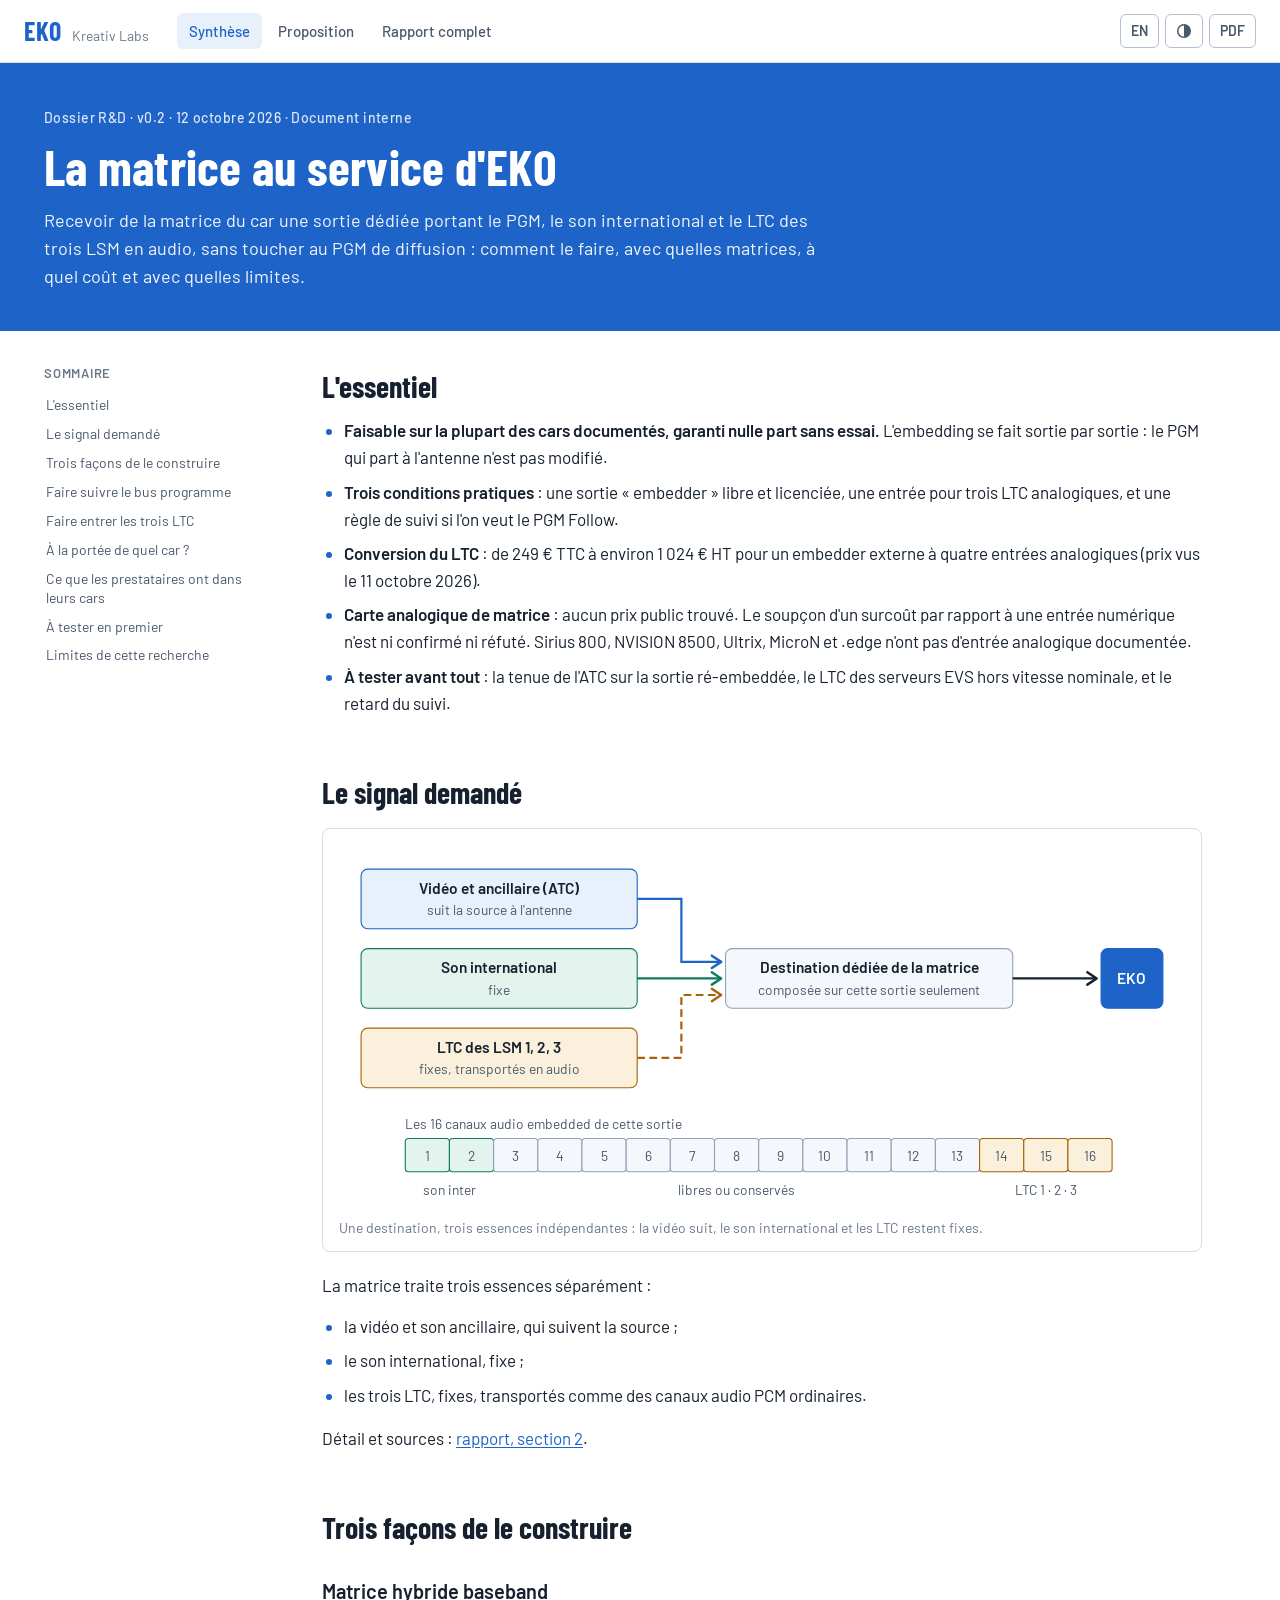
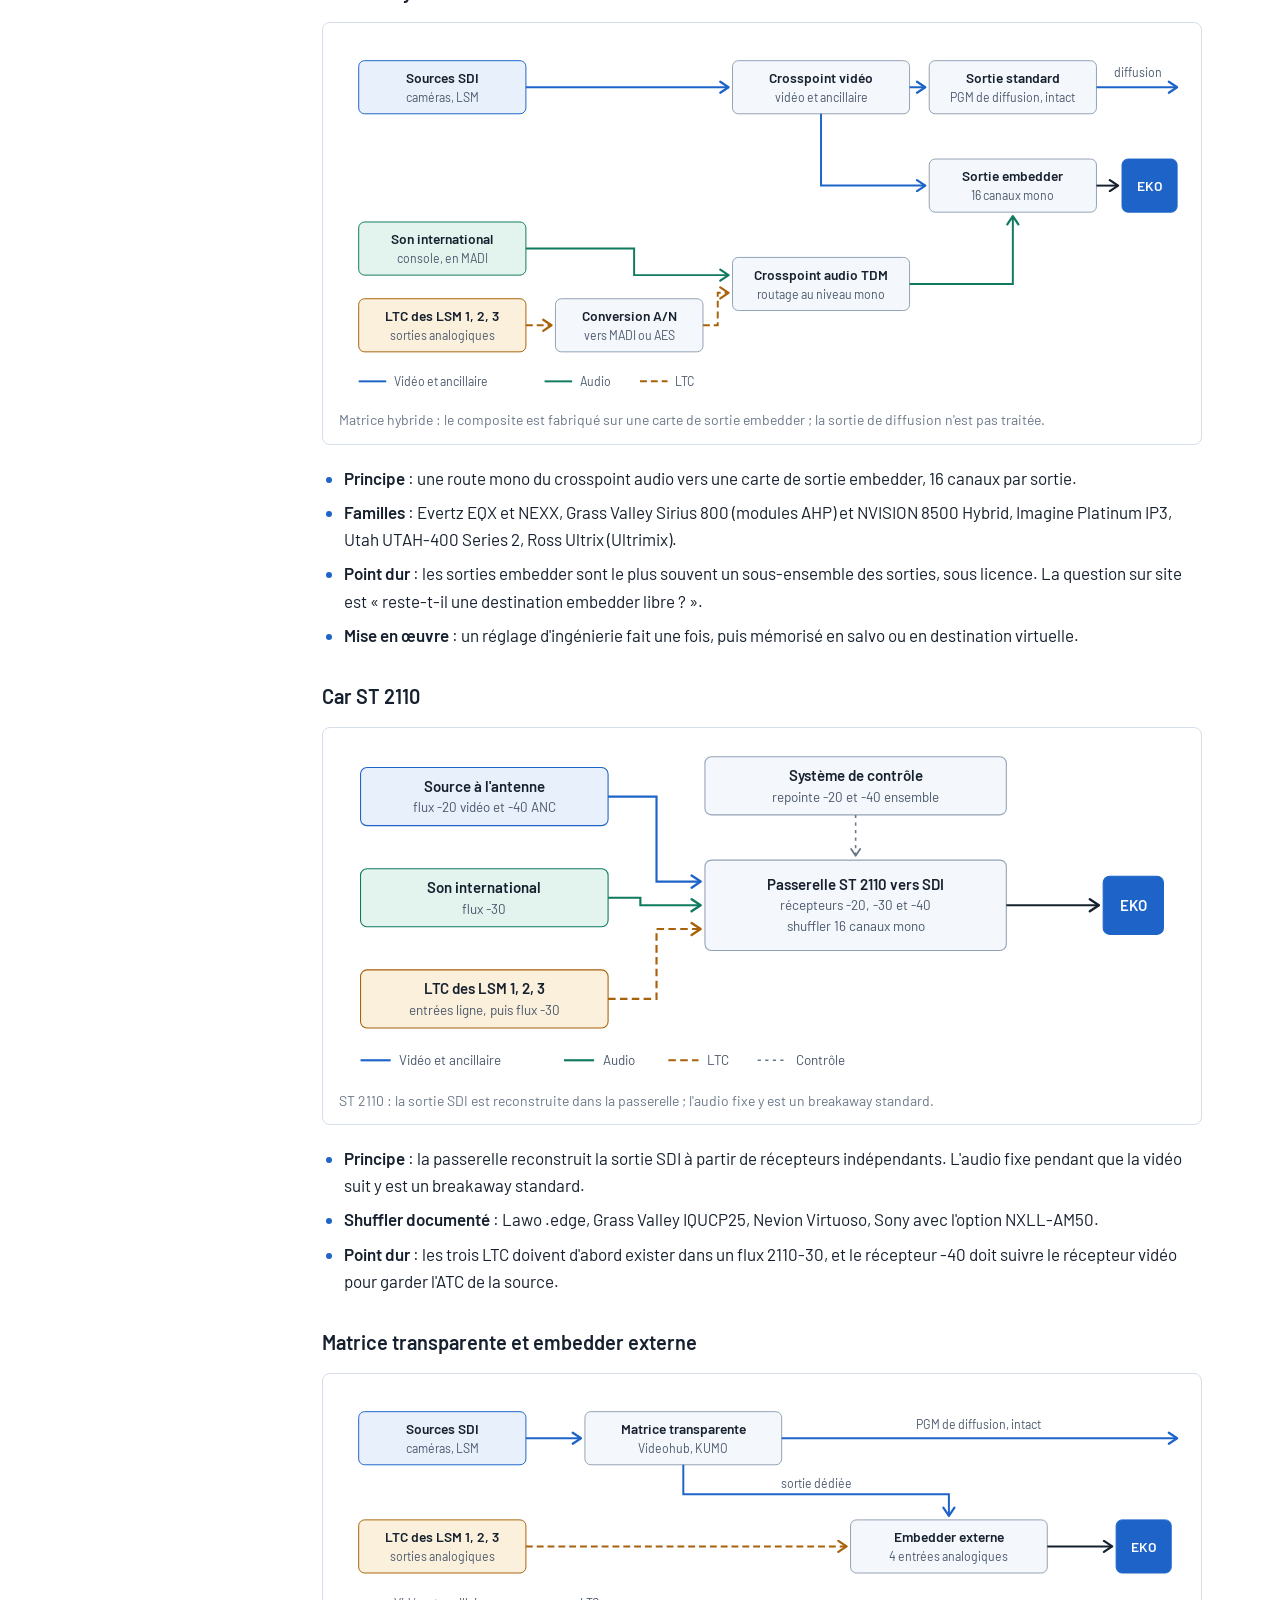
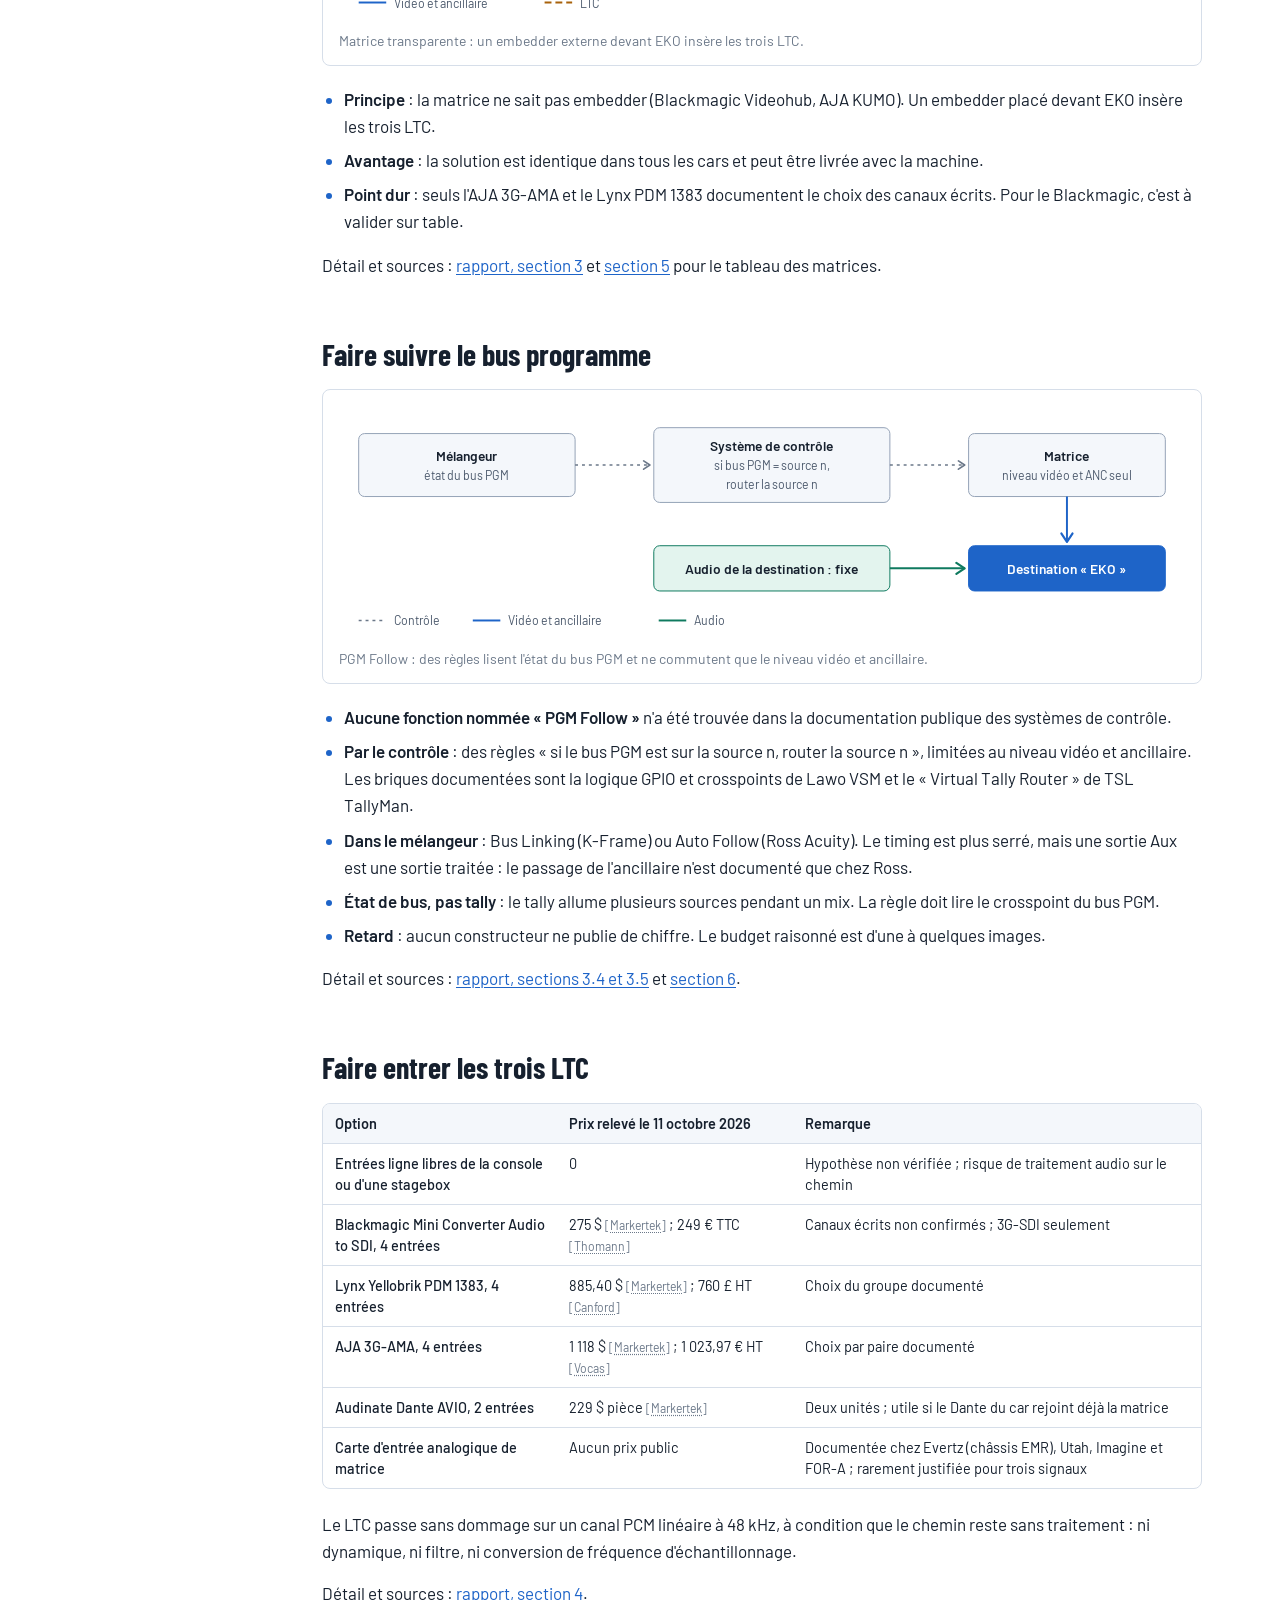
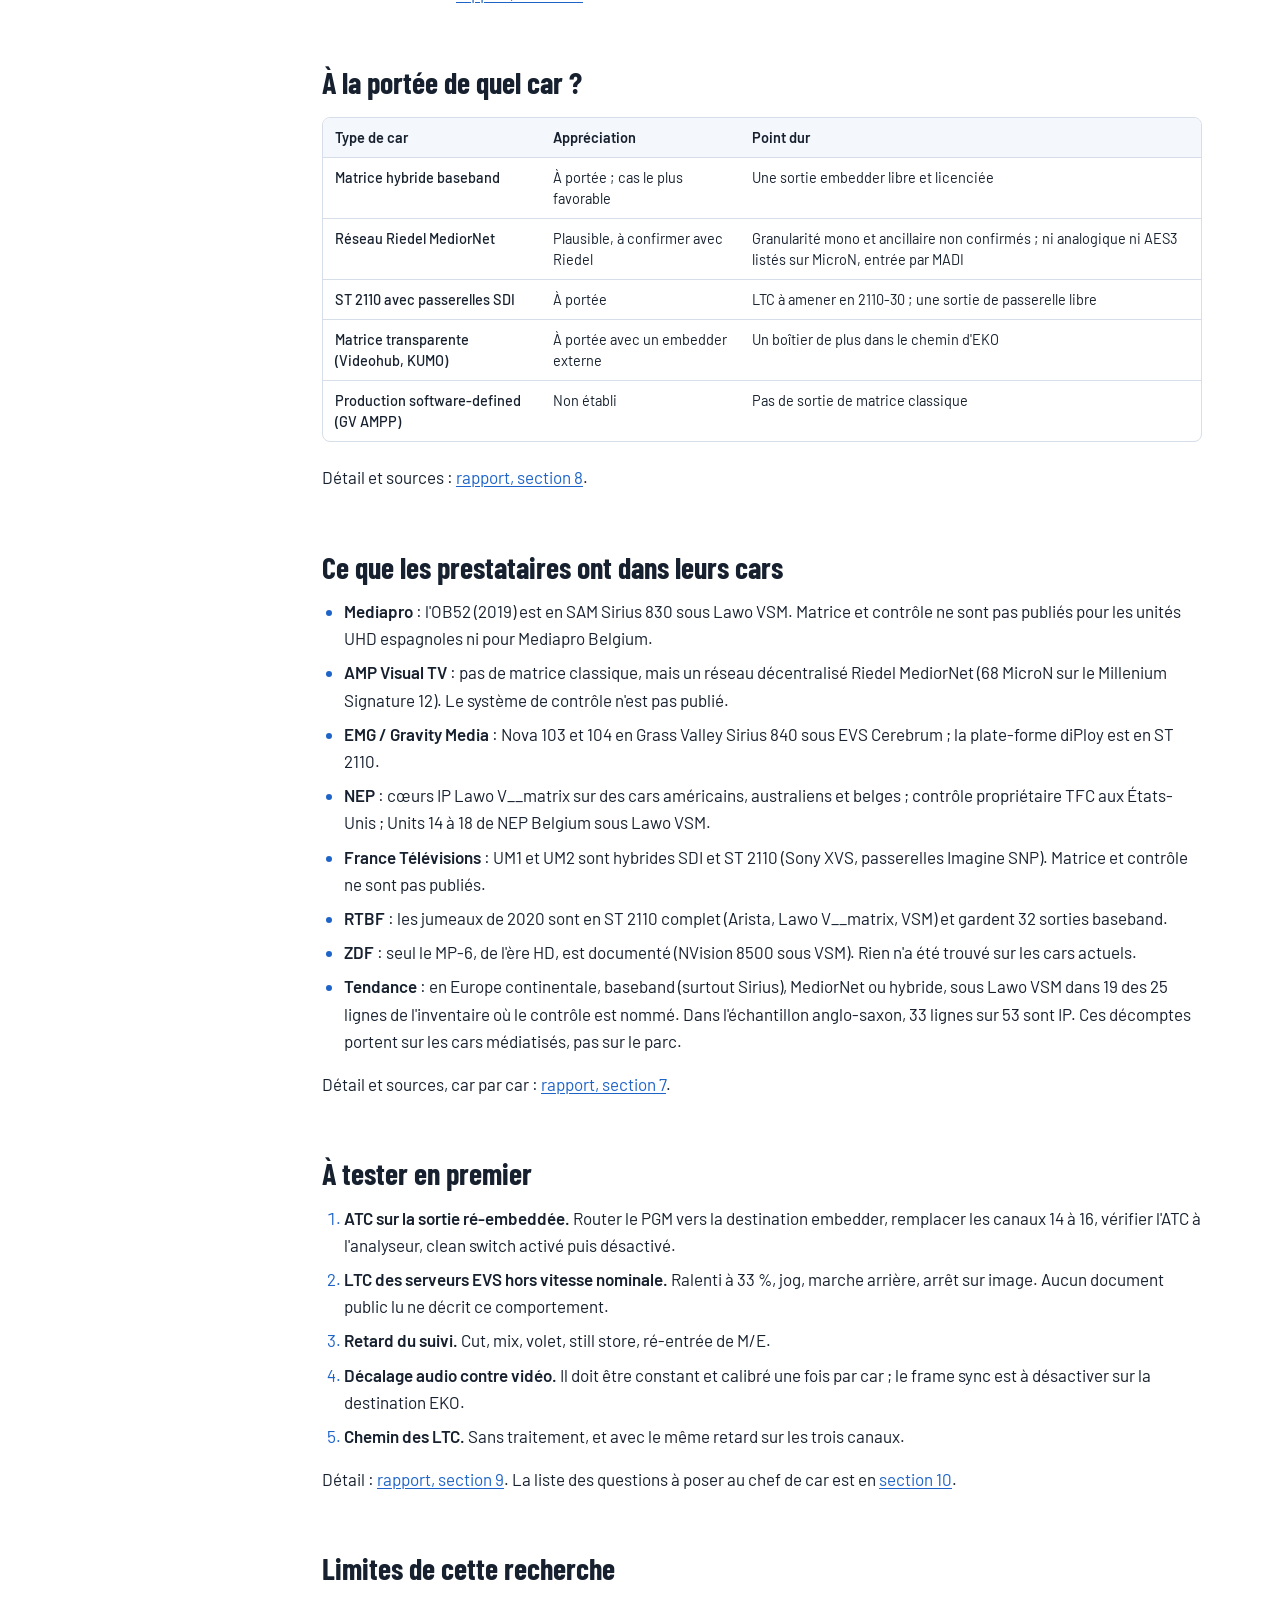
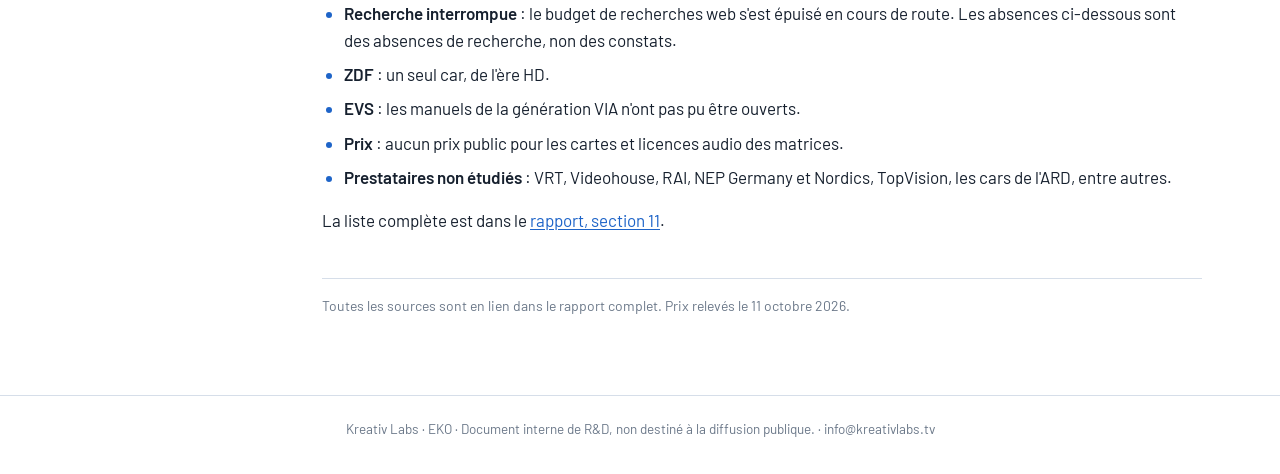
<file: index.html>
<!doctype html>
<html lang="fr" data-theme="light">
<head>
<meta charset="utf-8">
<meta name="viewport" content="width=device-width, initial-scale=1">
<title>EKO Matrice Follow</title>
<meta name="robots" content="noindex, nofollow">
<link rel="preconnect" href="https://fonts.googleapis.com">
<link rel="preconnect" href="https://fonts.gstatic.com" crossorigin>
<link rel="stylesheet" href="https://fonts.googleapis.com/css2?family=Barlow:wght@400;500;600;700&amp;family=Barlow+Condensed:wght@600;700&amp;display=swap">
<link rel="stylesheet" href="assets/style.css">
<script>try{var t=localStorage.getItem('eko-theme');if(t)document.documentElement.dataset.theme=t}catch(e){}</script>
</head>
<body>
<svg width="0" height="0" style="position:absolute" aria-hidden="true" focusable="false"><defs><marker id="ah-v" viewBox="0 0 10 10" refX="8" refY="5" markerWidth="7" markerHeight="7" orient="auto"><path class="ah v" d="M2 1L8 5L2 9"/></marker><marker id="ah-a" viewBox="0 0 10 10" refX="8" refY="5" markerWidth="7" markerHeight="7" orient="auto"><path class="ah a" d="M2 1L8 5L2 9"/></marker><marker id="ah-l" viewBox="0 0 10 10" refX="8" refY="5" markerWidth="7" markerHeight="7" orient="auto"><path class="ah l" d="M2 1L8 5L2 9"/></marker><marker id="ah-c" viewBox="0 0 10 10" refX="8" refY="5" markerWidth="7" markerHeight="7" orient="auto"><path class="ah c" d="M2 1L8 5L2 9"/></marker><marker id="ah-n" viewBox="0 0 10 10" refX="8" refY="5" markerWidth="7" markerHeight="7" orient="auto"><path class="ah n" d="M2 1L8 5L2 9"/></marker></defs></svg>
<div class="page summary">
<header class="top">
  <a class="brand" href="index.html"><span class="brand-eko">EKO</span><span class="brand-sub">Kreativ Labs</span></a>
  <nav class="pages"><a href="index.html" aria-current="page">Synthèse</a><a href="proposition.html">Proposition</a><a href="rapport.html">Rapport complet</a></nav>
  <div class="tools">
    <a class="tool lang" href="en/index.html" hreflang="en" title="English">EN</a>
    <button class="tool" id="theme" type="button" title="Thème clair ou sombre" aria-label="Thème clair ou sombre"><svg aria-hidden="true" width="16" height="16" viewBox="0 0 16 16"><circle cx="8" cy="8" r="6.25" fill="none" stroke="currentColor" stroke-width="1.5"/><path d="M8 1.75a6.25 6.25 0 0 1 0 12.5z" fill="currentColor"/></svg></button>
    <button class="tool" id="print" type="button" title="Imprimer ou enregistrer en PDF" aria-label="Imprimer ou enregistrer en PDF">PDF</button>
  </div>
</header>
<section class="hero">
  <div class="hero-in">
    <p class="eyebrow">Dossier R&D · v0.2 · 12 octobre 2026 · Document interne</p>
    <h1>La matrice au service d'EKO</h1>
    <p class="lede">Recevoir de la matrice du car une sortie dédiée portant le PGM, le son international et le LTC des trois LSM en audio, sans toucher au PGM de diffusion : comment le faire, avec quelles matrices, à quel coût et avec quelles limites.</p>
  </div>
</section>
<div class="layout">
  <nav class="toc" aria-label="Sommaire">
    <p class="toc-title">Sommaire</p>
    <a class="l2" href="#p1">L&#x27;essentiel</a>
    <a class="l2" href="#p2">Le signal demandé</a>
    <a class="l2" href="#p3">Trois façons de le construire</a>
    <a class="l2" href="#p4">Faire suivre le bus programme</a>
    <a class="l2" href="#p5">Faire entrer les trois LTC</a>
    <a class="l2" href="#p6">À la portée de quel car ?</a>
    <a class="l2" href="#p7">Ce que les prestataires ont dans leurs cars</a>
    <a class="l2" href="#p8">À tester en premier</a>
    <a class="l2" href="#p9">Limites de cette recherche</a>
  </nav>
  <main>

<h2 id="p1">L'essentiel</h2>
<ul>
<li><strong>Faisable sur la plupart des cars documentés, garanti nulle part sans essai.</strong> L'embedding se fait sortie par sortie : le PGM qui part à l'antenne n'est pas modifié.</li>
<li><strong>Trois conditions pratiques</strong> : une sortie « embedder » libre et licenciée, une entrée pour trois LTC analogiques, et une règle de suivi si l'on veut le PGM Follow.</li>
<li><strong>Conversion du LTC</strong> : de 249 € TTC à environ 1 024 € HT pour un embedder externe à quatre entrées analogiques (prix vus le 11 octobre 2026).</li>
<li><strong>Carte analogique de matrice</strong> : aucun prix public trouvé. Le soupçon d'un surcoût par rapport à une entrée numérique n'est ni confirmé ni réfuté. Sirius 800, NVISION 8500, Ultrix, MicroN et .edge n'ont pas d'entrée analogique documentée.</li>
<li><strong>À tester avant tout</strong> : la tenue de l'ATC sur la sortie ré-embeddée, le LTC des serveurs EVS hors vitesse nominale, et le retard du suivi.</li>
</ul>
<h2 id="p2">Le signal demandé</h2>
<figure class="dg-fig"><svg class="dg" viewBox="0 0 766 326" role="img"><title>Le signal demandé par EKO</title><desc>Une destination dédiée de la matrice réunit la vidéo et son ancillaire, le son international et les LTC des trois LSM sur les canaux 14, 15 et 16.</desc><rect class="bx v" x="20" y="20" width="250" height="54" rx="6"/><text class="t v" x="145.0" y="37.0">Vidéo et ancillaire (ATC)</text><text class="s v" x="145.0" y="57.0">suit la source à l&#x27;antenne</text><rect class="bx a" x="20" y="92" width="250" height="54" rx="6"/><text class="t a" x="145.0" y="109.0">Son international</text><text class="s a" x="145.0" y="129.0">fixe</text><rect class="bx l" x="20" y="164" width="250" height="54" rx="6"/><text class="t l" x="145.0" y="181.0">LTC des LSM 1, 2, 3</text><text class="s l" x="145.0" y="201.0">fixes, transportés en audio</text><rect class="bx " x="350" y="92" width="260" height="54" rx="6"/><text class="t " x="480.0" y="109.0">Destination dédiée de la matrice</text><text class="s " x="480.0" y="129.0">composée sur cette sortie seulement</text><rect class="bx eko" x="690" y="92" width="56" height="54" rx="6"/><text class="t eko" x="718.0" y="119.0">EKO</text><path class="ln v" d="M270 47 H310 V104 H346" marker-end="url(#ah-v)"/><path class="ln a" d="M270 119 H346" marker-end="url(#ah-a)"/><path class="ln l" d="M270 191 H310 V134 H346" marker-end="url(#ah-l)"/><path class="ln n" d="M610 119 H686" marker-end="url(#ah-n)"/><text class="s lb" x="60" y="250" style="text-anchor:start">Les 16 canaux audio embedded de cette sortie</text><rect class="bx cell a" x="60" y="264" width="40" height="30" rx="3"/><text class="s a" x="80" y="279">1</text><rect class="bx cell a" x="100" y="264" width="40" height="30" rx="3"/><text class="s a" x="120" y="279">2</text><rect class="bx cell " x="140" y="264" width="40" height="30" rx="3"/><text class="s " x="160" y="279">3</text><rect class="bx cell " x="180" y="264" width="40" height="30" rx="3"/><text class="s " x="200" y="279">4</text><rect class="bx cell " x="220" y="264" width="40" height="30" rx="3"/><text class="s " x="240" y="279">5</text><rect class="bx cell " x="260" y="264" width="40" height="30" rx="3"/><text class="s " x="280" y="279">6</text><rect class="bx cell " x="300" y="264" width="40" height="30" rx="3"/><text class="s " x="320" y="279">7</text><rect class="bx cell " x="340" y="264" width="40" height="30" rx="3"/><text class="s " x="360" y="279">8</text><rect class="bx cell " x="380" y="264" width="40" height="30" rx="3"/><text class="s " x="400" y="279">9</text><rect class="bx cell " x="420" y="264" width="40" height="30" rx="3"/><text class="s " x="440" y="279">10</text><rect class="bx cell " x="460" y="264" width="40" height="30" rx="3"/><text class="s " x="480" y="279">11</text><rect class="bx cell " x="500" y="264" width="40" height="30" rx="3"/><text class="s " x="520" y="279">12</text><rect class="bx cell " x="540" y="264" width="40" height="30" rx="3"/><text class="s " x="560" y="279">13</text><rect class="bx cell l" x="580" y="264" width="40" height="30" rx="3"/><text class="s l" x="600" y="279">14</text><rect class="bx cell l" x="620" y="264" width="40" height="30" rx="3"/><text class="s l" x="640" y="279">15</text><rect class="bx cell l" x="660" y="264" width="40" height="30" rx="3"/><text class="s l" x="680" y="279">16</text><text class="s lb" x="100" y="310" style="text-anchor:middle">son inter</text><text class="s lb" x="360" y="310" style="text-anchor:middle">libres ou conservés</text><text class="s lb" x="640" y="310" style="text-anchor:middle">LTC 1 · 2 · 3</text></svg><figcaption>Une destination, trois essences indépendantes : la vidéo suit, le son international et les LTC restent fixes.</figcaption></figure>
<p>La matrice traite trois essences séparément :</p>
<ul>
<li>la vidéo et son ancillaire, qui suivent la source ;</li>
<li>le son international, fixe ;</li>
<li>les trois LTC, fixes, transportés comme des canaux audio PCM ordinaires.</li>
</ul>
<p>Détail et sources : <a href="rapport.html#s2">rapport, section 2</a>.</p>
<h2 id="p3">Trois façons de le construire</h2>
<h3>Matrice hybride baseband</h3>
<figure class="dg-fig"><svg class="dg" viewBox="0 0 860 364" role="img"><title>Matrice hybride baseband</title><desc>Le crosspoint audio route le son international et les trois LTC, convertis en numérique, vers une carte de sortie embedder. Le PGM de diffusion sort par une sortie standard, sans traitement.</desc><rect class="bx v" x="20" y="20" width="170" height="54" rx="6"/><text class="t v" x="105.0" y="37.0">Sources SDI</text><text class="s v" x="105.0" y="57.0">caméras, LSM</text><rect class="bx " x="400" y="20" width="180" height="54" rx="6"/><text class="t " x="490.0" y="37.0">Crosspoint vidéo</text><text class="s " x="490.0" y="57.0">vidéo et ancillaire</text><rect class="bx " x="600" y="20" width="170" height="54" rx="6"/><text class="t " x="685.0" y="37.0">Sortie standard</text><text class="s " x="685.0" y="57.0">PGM de diffusion, intact</text><rect class="bx " x="600" y="120" width="170" height="54" rx="6"/><text class="t " x="685.0" y="137.0">Sortie embedder</text><text class="s " x="685.0" y="157.0">16 canaux mono</text><rect class="bx eko" x="796" y="120" width="56" height="54" rx="6"/><text class="t eko" x="824.0" y="147.0">EKO</text><rect class="bx " x="400" y="220" width="180" height="54" rx="6"/><text class="t " x="490.0" y="237.0">Crosspoint audio TDM</text><text class="s " x="490.0" y="257.0">routage au niveau mono</text><rect class="bx a" x="20" y="184" width="170" height="54" rx="6"/><text class="t a" x="105.0" y="201.0">Son international</text><text class="s a" x="105.0" y="221.0">console, en MADI</text><rect class="bx l" x="20" y="262" width="170" height="54" rx="6"/><text class="t l" x="105.0" y="279.0">LTC des LSM 1, 2, 3</text><text class="s l" x="105.0" y="299.0">sorties analogiques</text><rect class="bx " x="220" y="262" width="150" height="54" rx="6"/><text class="t " x="295.0" y="279.0">Conversion A/N</text><text class="s " x="295.0" y="299.0">vers MADI ou AES</text><path class="ln v" d="M190 47 H396" marker-end="url(#ah-v)"/><path class="ln v" d="M580 47 H596" marker-end="url(#ah-v)"/><path class="ln v" d="M490 74 V147 H596" marker-end="url(#ah-v)"/><path class="ln n" d="M770 147 H792" marker-end="url(#ah-n)"/><path class="ln v" d="M770 47 H852" marker-end="url(#ah-v)"/><text class="s lb" x="812" y="32" style="text-anchor:middle">diffusion</text><path class="ln a" d="M190 211 H300 V238 H396" marker-end="url(#ah-a)"/><path class="ln l" d="M190 289 H216" marker-end="url(#ah-l)"/><path class="ln l" d="M370 289 H385 V256 H396" marker-end="url(#ah-l)"/><path class="ln a" d="M580 247 H685 V178" marker-end="url(#ah-a)"/><path class="ln v" d="M20 346 H48"/><text class="s lb" x="56" y="346" style="text-anchor:start">Vidéo et ancillaire</text><path class="ln a" d="M209 346 H237"/><text class="s lb" x="245" y="346" style="text-anchor:start">Audio</text><path class="ln l" d="M306 346 H334"/><text class="s lb" x="342" y="346" style="text-anchor:start">LTC</text></svg><figcaption>Matrice hybride : le composite est fabriqué sur une carte de sortie embedder ; la sortie de diffusion n&#x27;est pas traitée.</figcaption></figure>
<ul>
<li><strong>Principe</strong> : une route mono du crosspoint audio vers une carte de sortie embedder, 16 canaux par sortie.</li>
<li><strong>Familles</strong> : Evertz EQX et NEXX, Grass Valley Sirius 800 (modules AHP) et NVISION 8500 Hybrid, Imagine Platinum IP3, Utah UTAH-400 Series 2, Ross Ultrix (Ultrimix).</li>
<li><strong>Point dur</strong> : les sorties embedder sont le plus souvent un sous-ensemble des sorties, sous licence. La question sur site est « reste-t-il une destination embedder libre ? ».</li>
<li><strong>Mise en œuvre</strong> : un réglage d'ingénierie fait une fois, puis mémorisé en salvo ou en destination virtuelle.</li>
</ul>
<h3>Car ST 2110</h3>
<figure class="dg-fig"><svg class="dg" viewBox="0 0 786 310" role="img"><title>Car ST 2110</title><desc>La passerelle reconstruit la sortie SDI à partir de récepteurs indépendants. Le contrôle repointe la vidéo et l&#x27;ancillaire ; le shuffler audio reste fixe sur le son international et les trois LTC.</desc><rect class="bx v" x="20" y="20" width="230" height="54" rx="6"/><text class="t v" x="135.0" y="37.0">Source à l&#x27;antenne</text><text class="s v" x="135.0" y="57.0">flux -20 vidéo et -40 ANC</text><rect class="bx a" x="20" y="114" width="230" height="54" rx="6"/><text class="t a" x="135.0" y="131.0">Son international</text><text class="s a" x="135.0" y="151.0">flux -30</text><rect class="bx l" x="20" y="208" width="230" height="54" rx="6"/><text class="t l" x="135.0" y="225.0">LTC des LSM 1, 2, 3</text><text class="s l" x="135.0" y="245.0">entrées ligne, puis flux -30</text><rect class="bx " x="340" y="10" width="280" height="54" rx="6"/><text class="t " x="480.0" y="27.0">Système de contrôle</text><text class="s " x="480.0" y="47.0">repointe -20 et -40 ensemble</text><rect class="bx " x="340" y="106" width="280" height="84" rx="6"/><text class="t " x="480.0" y="128.0">Passerelle ST 2110 vers SDI</text><text class="s " x="480.0" y="148.0">récepteurs -20, -30 et -40</text><text class="s " x="480.0" y="167.0">shuffler 16 canaux mono</text><rect class="bx eko" x="710" y="121" width="56" height="54" rx="6"/><text class="t eko" x="738.0" y="148.0">EKO</text><path class="ln v" d="M250 47 H295 V126 H336" marker-end="url(#ah-v)"/><path class="ln a" d="M250 141 H280 V148 H336" marker-end="url(#ah-a)"/><path class="ln l" d="M250 235 H295 V170 H336" marker-end="url(#ah-l)"/><path class="ln c" d="M480 64 V102" marker-end="url(#ah-c)"/><path class="ln n" d="M620 148 H706" marker-end="url(#ah-n)"/><path class="ln v" d="M20 292 H48"/><text class="s lb" x="56" y="292" style="text-anchor:start">Vidéo et ancillaire</text><path class="ln a" d="M209 292 H237"/><text class="s lb" x="245" y="292" style="text-anchor:start">Audio</text><path class="ln l" d="M306 292 H334"/><text class="s lb" x="342" y="292" style="text-anchor:start">LTC</text><path class="ln c" d="M389 292 H417"/><text class="s lb" x="425" y="292" style="text-anchor:start">Contrôle</text></svg><figcaption>ST 2110 : la sortie SDI est reconstruite dans la passerelle ; l&#x27;audio fixe y est un breakaway standard.</figcaption></figure>
<ul>
<li><strong>Principe</strong> : la passerelle reconstruit la sortie SDI à partir de récepteurs indépendants. L'audio fixe pendant que la vidéo suit y est un breakaway standard.</li>
<li><strong>Shuffler documenté</strong> : Lawo .edge, Grass Valley IQUCP25, Nevion Virtuoso, Sony avec l'option NXLL-AM50.</li>
<li><strong>Point dur</strong> : les trois LTC doivent d'abord exister dans un flux 2110-30, et le récepteur -40 doit suivre le récepteur vidéo pour garder l'ATC de la source.</li>
</ul>
<h3>Matrice transparente et embedder externe</h3>
<figure class="dg-fig"><svg class="dg" viewBox="0 0 860 232" role="img"><title>Matrice transparente et embedder externe</title><desc>La matrice route sans traitement. Un embedder externe, placé entre la sortie dédiée et EKO, insère les trois LTC. Le PGM de diffusion n&#x27;est pas concerné.</desc><rect class="bx v" x="20" y="20" width="170" height="54" rx="6"/><text class="t v" x="105.0" y="37.0">Sources SDI</text><text class="s v" x="105.0" y="57.0">caméras, LSM</text><rect class="bx " x="250" y="20" width="200" height="54" rx="6"/><text class="t " x="350.0" y="37.0">Matrice transparente</text><text class="s " x="350.0" y="57.0">Videohub, KUMO</text><rect class="bx l" x="20" y="130" width="170" height="54" rx="6"/><text class="t l" x="105.0" y="147.0">LTC des LSM 1, 2, 3</text><text class="s l" x="105.0" y="167.0">sorties analogiques</text><rect class="bx " x="520" y="130" width="200" height="54" rx="6"/><text class="t " x="620.0" y="147.0">Embedder externe</text><text class="s " x="620.0" y="167.0">4 entrées analogiques</text><rect class="bx eko" x="790" y="130" width="56" height="54" rx="6"/><text class="t eko" x="818.0" y="157.0">EKO</text><path class="ln v" d="M190 47 H246" marker-end="url(#ah-v)"/><path class="ln v" d="M450 47 H852" marker-end="url(#ah-v)"/><text class="s lb" x="650" y="33" style="text-anchor:middle">PGM de diffusion, intact</text><path class="ln v" d="M350 74 V104 H620 V126" marker-end="url(#ah-v)"/><text class="s lb" x="485" y="92" style="text-anchor:middle">sortie dédiée</text><path class="ln l" d="M190 157 H516" marker-end="url(#ah-l)"/><path class="ln n" d="M720 157 H786" marker-end="url(#ah-n)"/><path class="ln v" d="M20 214 H48"/><text class="s lb" x="56" y="214" style="text-anchor:start">Vidéo et ancillaire</text><path class="ln l" d="M209 214 H237"/><text class="s lb" x="245" y="214" style="text-anchor:start">LTC</text></svg><figcaption>Matrice transparente : un embedder externe devant EKO insère les trois LTC.</figcaption></figure>
<ul>
<li><strong>Principe</strong> : la matrice ne sait pas embedder (Blackmagic Videohub, AJA KUMO). Un embedder placé devant EKO insère les trois LTC.</li>
<li><strong>Avantage</strong> : la solution est identique dans tous les cars et peut être livrée avec la machine.</li>
<li><strong>Point dur</strong> : seuls l'AJA 3G-AMA et le Lynx PDM 1383 documentent le choix des canaux écrits. Pour le Blackmagic, c'est à valider sur table.</li>
</ul>
<p>Détail et sources : <a href="rapport.html#s3">rapport, section 3</a> et <a href="rapport.html#s5">section 5</a> pour le tableau des matrices.</p>
<h2 id="p4">Faire suivre le bus programme</h2>
<figure class="dg-fig"><svg class="dg" viewBox="0 0 860 234" role="img"><title>Suivi du bus programme par le système de contrôle</title><desc>Le système de contrôle lit l&#x27;état du bus PGM du mélangeur et commande la matrice sur le seul niveau vidéo et ancillaire. L&#x27;audio de la destination reste fixe.</desc><rect class="bx " x="20" y="26" width="220" height="64" rx="6"/><text class="t " x="130.0" y="48.0">Mélangeur</text><text class="s " x="130.0" y="68.0">état du bus PGM</text><rect class="bx " x="320" y="20" width="240" height="76" rx="6"/><text class="t " x="440.0" y="38.0">Système de contrôle</text><text class="s " x="440.0" y="58.0">si bus PGM = source n,</text><text class="s " x="440.0" y="77.0">router la source n</text><rect class="bx " x="640" y="26" width="200" height="64" rx="6"/><text class="t " x="740.0" y="48.0">Matrice</text><text class="s " x="740.0" y="68.0">niveau vidéo et ANC seul</text><rect class="bx eko" x="640" y="140" width="200" height="46" rx="6"/><text class="t eko" x="740.0" y="163.0">Destination « EKO »</text><rect class="bx a" x="320" y="140" width="240" height="46" rx="6"/><text class="t a" x="440.0" y="163.0">Audio de la destination : fixe</text><path class="ln c" d="M240 58 H316" marker-end="url(#ah-c)"/><path class="ln c" d="M560 58 H636" marker-end="url(#ah-c)"/><path class="ln v" d="M740 90 V136" marker-end="url(#ah-v)"/><path class="ln a" d="M560 163 H636" marker-end="url(#ah-a)"/><path class="ln c" d="M20 216 H48"/><text class="s lb" x="56" y="216" style="text-anchor:start">Contrôle</text><path class="ln v" d="M136 216 H164"/><text class="s lb" x="172" y="216" style="text-anchor:start">Vidéo et ancillaire</text><path class="ln a" d="M325 216 H353"/><text class="s lb" x="361" y="216" style="text-anchor:start">Audio</text></svg><figcaption>PGM Follow : des règles lisent l&#x27;état du bus PGM et ne commutent que le niveau vidéo et ancillaire.</figcaption></figure>
<ul>
<li><strong>Aucune fonction nommée « PGM Follow »</strong> n'a été trouvée dans la documentation publique des systèmes de contrôle.</li>
<li><strong>Par le contrôle</strong> : des règles « si le bus PGM est sur la source n, router la source n », limitées au niveau vidéo et ancillaire. Les briques documentées sont la logique GPIO et crosspoints de Lawo VSM et le « Virtual Tally Router » de TSL TallyMan.</li>
<li><strong>Dans le mélangeur</strong> : Bus Linking (K-Frame) ou Auto Follow (Ross Acuity). Le timing est plus serré, mais une sortie Aux est une sortie traitée : le passage de l'ancillaire n'est documenté que chez Ross.</li>
<li><strong>État de bus, pas tally</strong> : le tally allume plusieurs sources pendant un mix. La règle doit lire le crosspoint du bus PGM.</li>
<li><strong>Retard</strong> : aucun constructeur ne publie de chiffre. Le budget raisonné est d'une à quelques images.</li>
</ul>
<p>Détail et sources : <a href="rapport.html#s3-4">rapport, sections 3.4 et 3.5</a> et <a href="rapport.html#s6">section 6</a>.</p>
<h2 id="p5">Faire entrer les trois LTC</h2>
<div class="table-wrap"><table>
<thead>
<tr>
<th>Option</th>
<th>Prix relevé le 11 octobre 2026</th>
<th>Remarque</th>
</tr>
</thead>
<tbody>
<tr>
<td>Entrées ligne libres de la console ou d'une stagebox</td>
<td>0</td>
<td>Hypothèse non vérifiée ; risque de traitement audio sur le chemin</td>
</tr>
<tr>
<td>Blackmagic Mini Converter Audio to SDI, 4 entrées</td>
<td>275 $ <span class="cite"><a target="_blank" rel="noopener" href="https://www.markertek.com/product/bmd-convmcauds2/blackmagic-convmcauds2-mini-converter-audio-to-sdi-embedder">Markertek</a></span> ; 249 € TTC <span class="cite"><a target="_blank" rel="noopener" href="https://www.thomann.fr/blackmagic_design_mini_converter_audio_to_sdi.htm">Thomann</a></span></td>
<td>Canaux écrits non confirmés ; 3G-SDI seulement</td>
</tr>
<tr>
<td>Lynx Yellobrik PDM 1383, 4 entrées</td>
<td>885,40 $ <span class="cite"><a target="_blank" rel="noopener" href="https://www.markertek.com/product/lnx-pdm-1383/lynx-technik-yellobrik-pdm-1383-analog-audio-embedder-de-embedder">Markertek</a></span> ; 760 £ HT <span class="cite"><a target="_blank" rel="noopener" href="https://canford.co.uk/LYNX-YELLOBRIK-AUDIO-EMBEDDERS-AND-DE-EMBEDDERS">Canford</a></span></td>
<td>Choix du groupe documenté</td>
</tr>
<tr>
<td>AJA 3G-AMA, 4 entrées</td>
<td>1 118 $ <span class="cite"><a target="_blank" rel="noopener" href="https://www.markertek.com/product/aja-3g-ama/aja-3g-ama-3g-sdi-analog-audio-embedder-disembedder">Markertek</a></span> ; 1 023,97 € HT <span class="cite"><a target="_blank" rel="noopener" href="https://en.vocas.nl/aja-3g-ama-3g-sdi-analog-audio-embed-disembed.html">Vocas</a></span></td>
<td>Choix par paire documenté</td>
</tr>
<tr>
<td>Audinate Dante AVIO, 2 entrées</td>
<td>229 $ pièce <span class="cite"><a target="_blank" rel="noopener" href="https://www.markertek.com/product/adn-adpdai-au2x0/audinate-adp-dai-au-2x0-dante-avio-analog-input-adapter-with-rj45-and-2-xlr-female-2-channel-version">Markertek</a></span></td>
<td>Deux unités ; utile si le Dante du car rejoint déjà la matrice</td>
</tr>
<tr>
<td>Carte d'entrée analogique de matrice</td>
<td>Aucun prix public</td>
<td>Documentée chez Evertz (châssis EMR), Utah, Imagine et FOR-A ; rarement justifiée pour trois signaux</td>
</tr>
</tbody>
</table></div>
<p>Le LTC passe sans dommage sur un canal PCM linéaire à 48 kHz, à condition que le chemin reste sans traitement : ni dynamique, ni filtre, ni conversion de fréquence d'échantillonnage.</p>
<p>Détail et sources : <a href="rapport.html#s4">rapport, section 4</a>.</p>
<h2 id="p6">À la portée de quel car ?</h2>
<div class="table-wrap"><table>
<thead>
<tr>
<th>Type de car</th>
<th>Appréciation</th>
<th>Point dur</th>
</tr>
</thead>
<tbody>
<tr>
<td>Matrice hybride baseband</td>
<td>À portée ; cas le plus favorable</td>
<td>Une sortie embedder libre et licenciée</td>
</tr>
<tr>
<td>Réseau Riedel MediorNet</td>
<td>Plausible, à confirmer avec Riedel</td>
<td>Granularité mono et ancillaire non confirmés ; ni analogique ni AES3 listés sur MicroN, entrée par MADI</td>
</tr>
<tr>
<td>ST 2110 avec passerelles SDI</td>
<td>À portée</td>
<td>LTC à amener en 2110-30 ; une sortie de passerelle libre</td>
</tr>
<tr>
<td>Matrice transparente (Videohub, KUMO)</td>
<td>À portée avec un embedder externe</td>
<td>Un boîtier de plus dans le chemin d'EKO</td>
</tr>
<tr>
<td>Production software-defined (GV AMPP)</td>
<td>Non établi</td>
<td>Pas de sortie de matrice classique</td>
</tr>
</tbody>
</table></div>
<p>Détail et sources : <a href="rapport.html#s8">rapport, section 8</a>.</p>
<h2 id="p7">Ce que les prestataires ont dans leurs cars</h2>
<ul>
<li><strong>Mediapro</strong> : l'OB52 (2019) est en SAM Sirius 830 sous Lawo VSM. Matrice et contrôle ne sont pas publiés pour les unités UHD espagnoles ni pour Mediapro Belgium.</li>
<li><strong>AMP Visual TV</strong> : pas de matrice classique, mais un réseau décentralisé Riedel MediorNet (68 MicroN sur le Millenium Signature 12). Le système de contrôle n'est pas publié.</li>
<li><strong>EMG / Gravity Media</strong> : Nova 103 et 104 en Grass Valley Sirius 840 sous EVS Cerebrum ; la plate-forme diPloy est en ST 2110.</li>
<li><strong>NEP</strong> : cœurs IP Lawo V__matrix sur des cars américains, australiens et belges ; contrôle propriétaire TFC aux États-Unis ; Units 14 à 18 de NEP Belgium sous Lawo VSM.</li>
<li><strong>France Télévisions</strong> : UM1 et UM2 sont hybrides SDI et ST 2110 (Sony XVS, passerelles Imagine SNP). Matrice et contrôle ne sont pas publiés.</li>
<li><strong>RTBF</strong> : les jumeaux de 2020 sont en ST 2110 complet (Arista, Lawo V__matrix, VSM) et gardent 32 sorties baseband.</li>
<li><strong>ZDF</strong> : seul le MP-6, de l'ère HD, est documenté (NVision 8500 sous VSM). Rien n'a été trouvé sur les cars actuels.</li>
<li><strong>Tendance</strong> : en Europe continentale, baseband (surtout Sirius), MediorNet ou hybride, sous Lawo VSM dans 19 des 25 lignes de l'inventaire où le contrôle est nommé. Dans l'échantillon anglo-saxon, 33 lignes sur 53 sont IP. Ces décomptes portent sur les cars médiatisés, pas sur le parc.</li>
</ul>
<p>Détail et sources, car par car : <a href="rapport.html#s7">rapport, section 7</a>.</p>
<h2 id="p8">À tester en premier</h2>
<ol>
<li><strong>ATC sur la sortie ré-embeddée.</strong> Router le PGM vers la destination embedder, remplacer les canaux 14 à 16, vérifier l'ATC à l'analyseur, clean switch activé puis désactivé.</li>
<li><strong>LTC des serveurs EVS hors vitesse nominale.</strong> Ralenti à 33 %, jog, marche arrière, arrêt sur image. Aucun document public lu ne décrit ce comportement.</li>
<li><strong>Retard du suivi.</strong> Cut, mix, volet, still store, ré-entrée de M/E.</li>
<li><strong>Décalage audio contre vidéo.</strong> Il doit être constant et calibré une fois par car ; le frame sync est à désactiver sur la destination EKO.</li>
<li><strong>Chemin des LTC.</strong> Sans traitement, et avec le même retard sur les trois canaux.</li>
</ol>
<p>Détail : <a href="rapport.html#s9">rapport, section 9</a>. La liste des questions à poser au chef de car est en <a href="rapport.html#s10">section 10</a>.</p>
<h2 id="p9">Limites de cette recherche</h2>
<ul>
<li><strong>Recherche interrompue</strong> : le budget de recherches web s'est épuisé en cours de route. Les absences ci-dessous sont des absences de recherche, non des constats.</li>
<li><strong>ZDF</strong> : un seul car, de l'ère HD.</li>
<li><strong>EVS</strong> : les manuels de la génération VIA n'ont pas pu être ouverts.</li>
<li><strong>Prix</strong> : aucun prix public pour les cartes et licences audio des matrices.</li>
<li><strong>Prestataires non étudiés</strong> : VRT, Videohouse, RAI, NEP Germany et Nordics, TopVision, les cars de l'ARD, entre autres.</li>
</ul>
<p>La liste complète est dans le <a href="rapport.html#s11">rapport, section 11</a>.</p>
    <p class="note">Toutes les sources sont en lien dans le rapport complet. Prix relevés le 11 octobre 2026.</p>
  </main>
</div>
<footer class="foot">Kreativ Labs · EKO · Document interne de R&D, non destiné à la diffusion publique. · info@kreativlabs.tv</footer>
</div>
<script src="assets/site.js"></script>
</body>
</html>
</file>
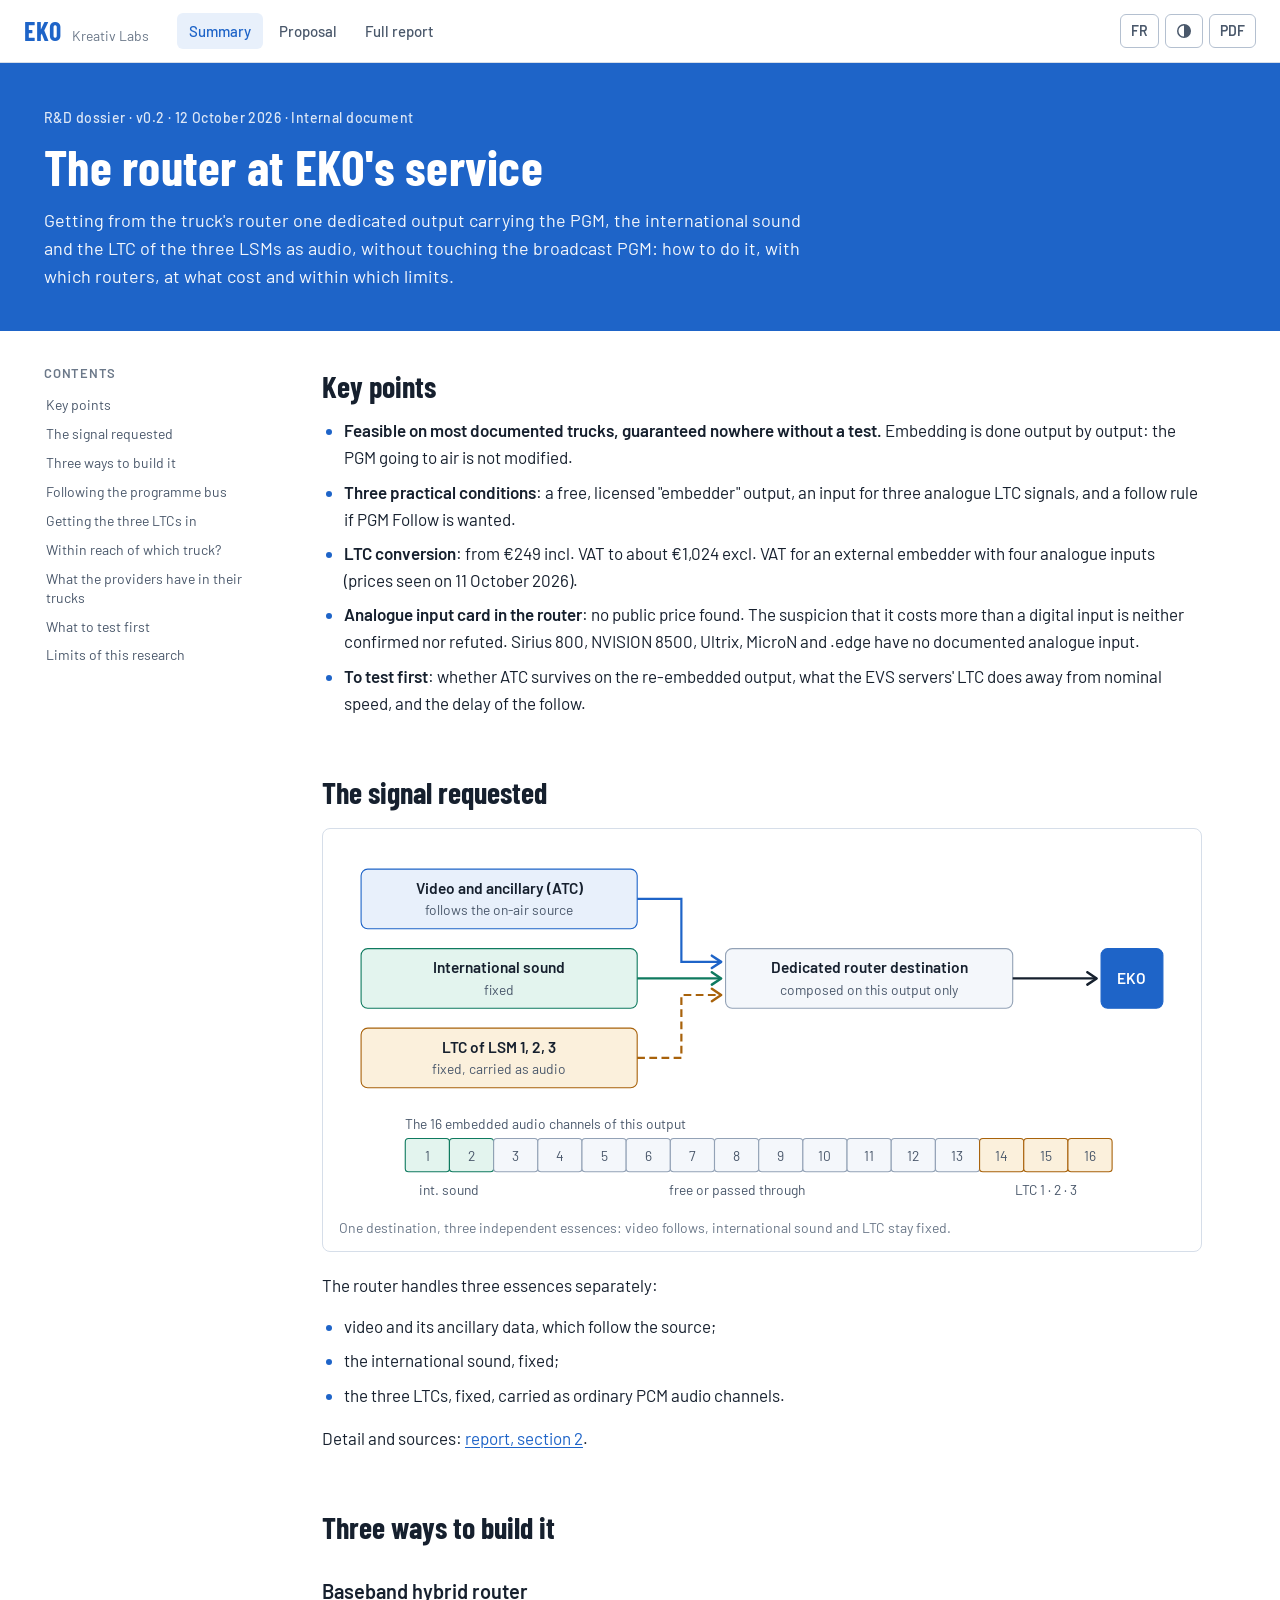
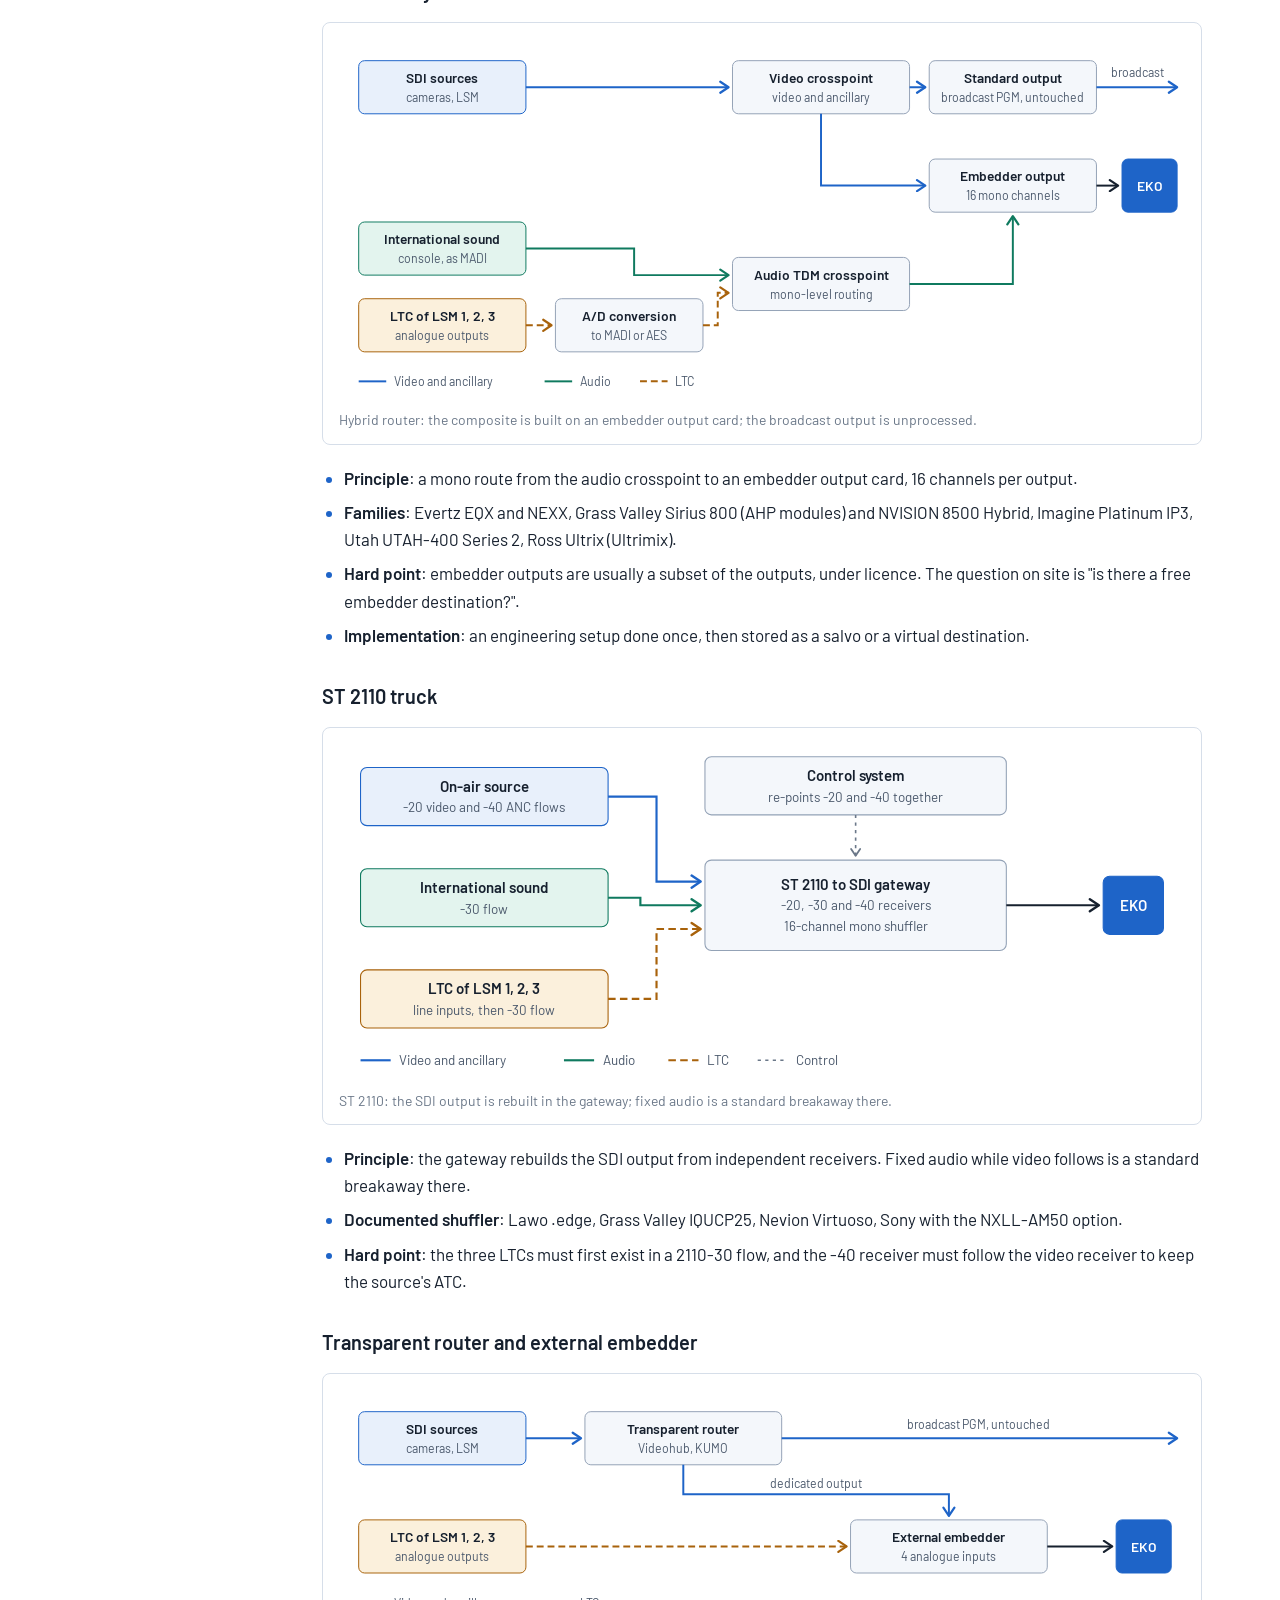
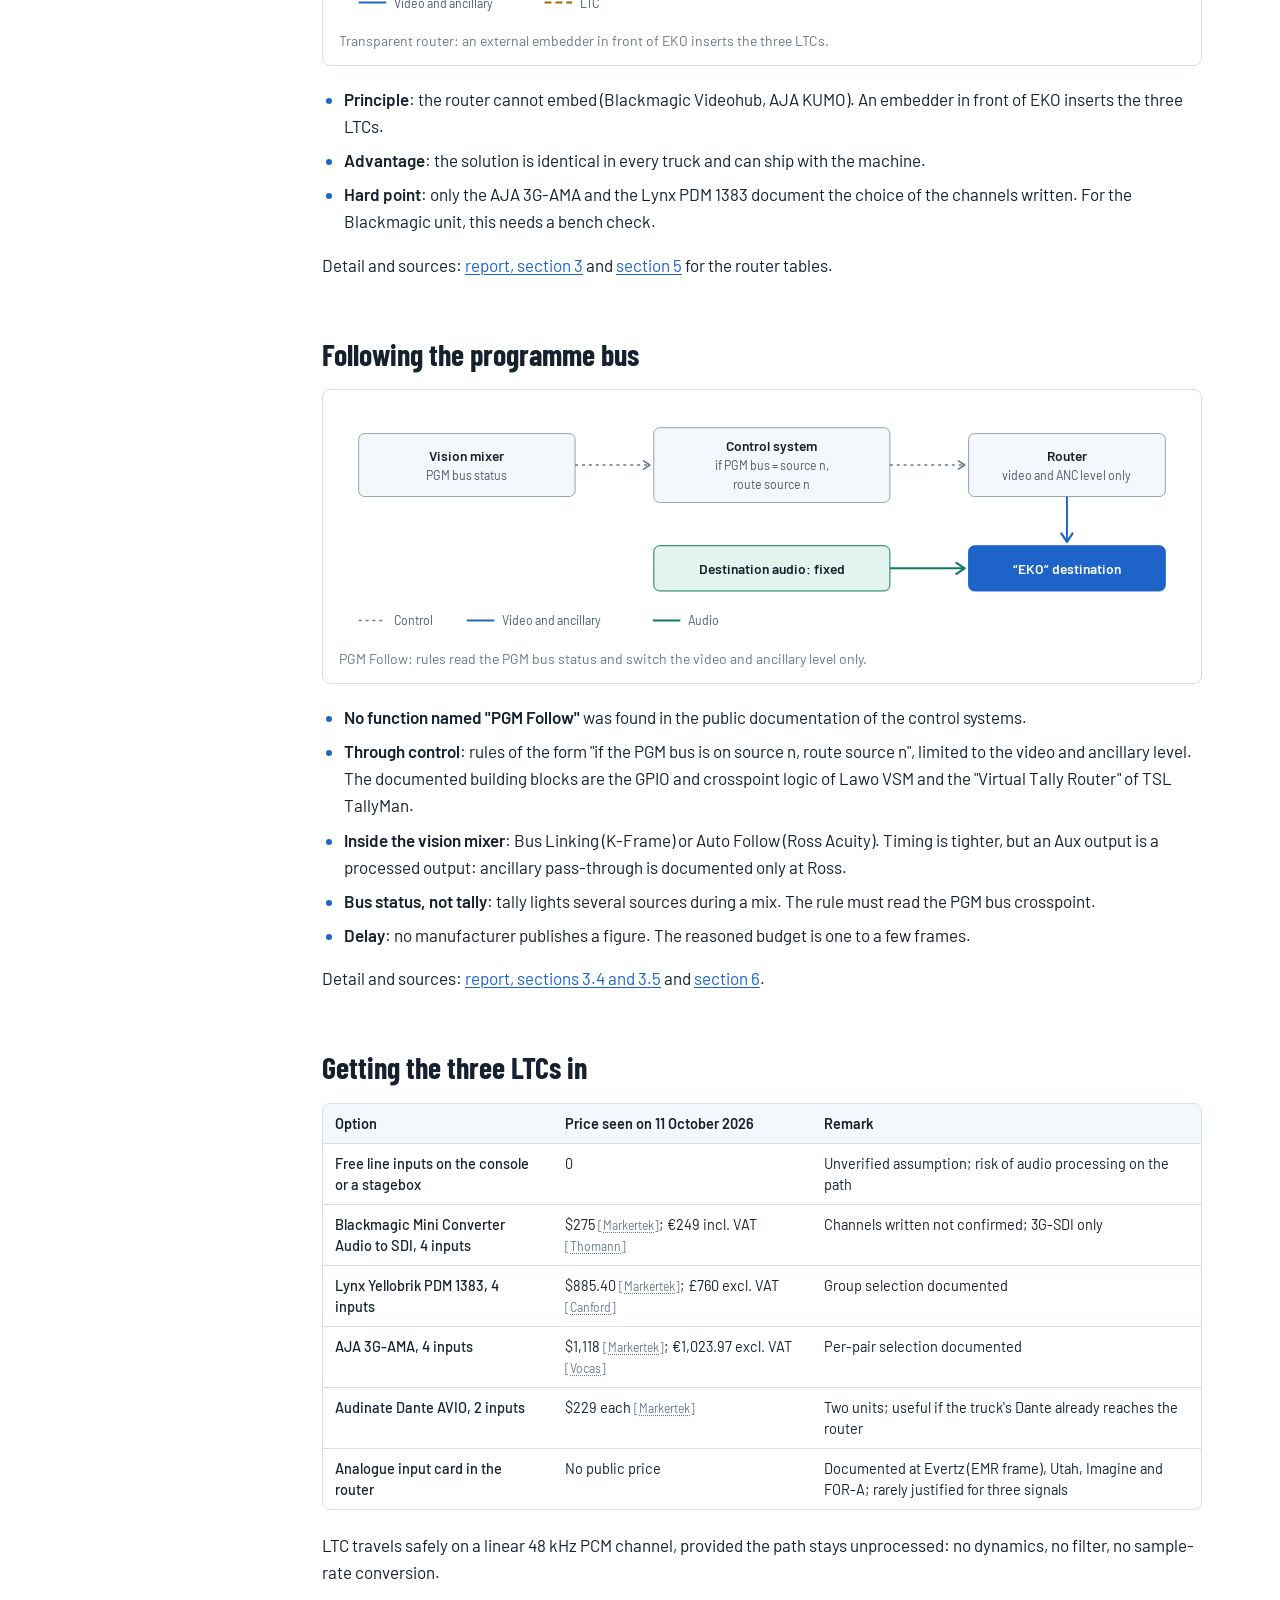
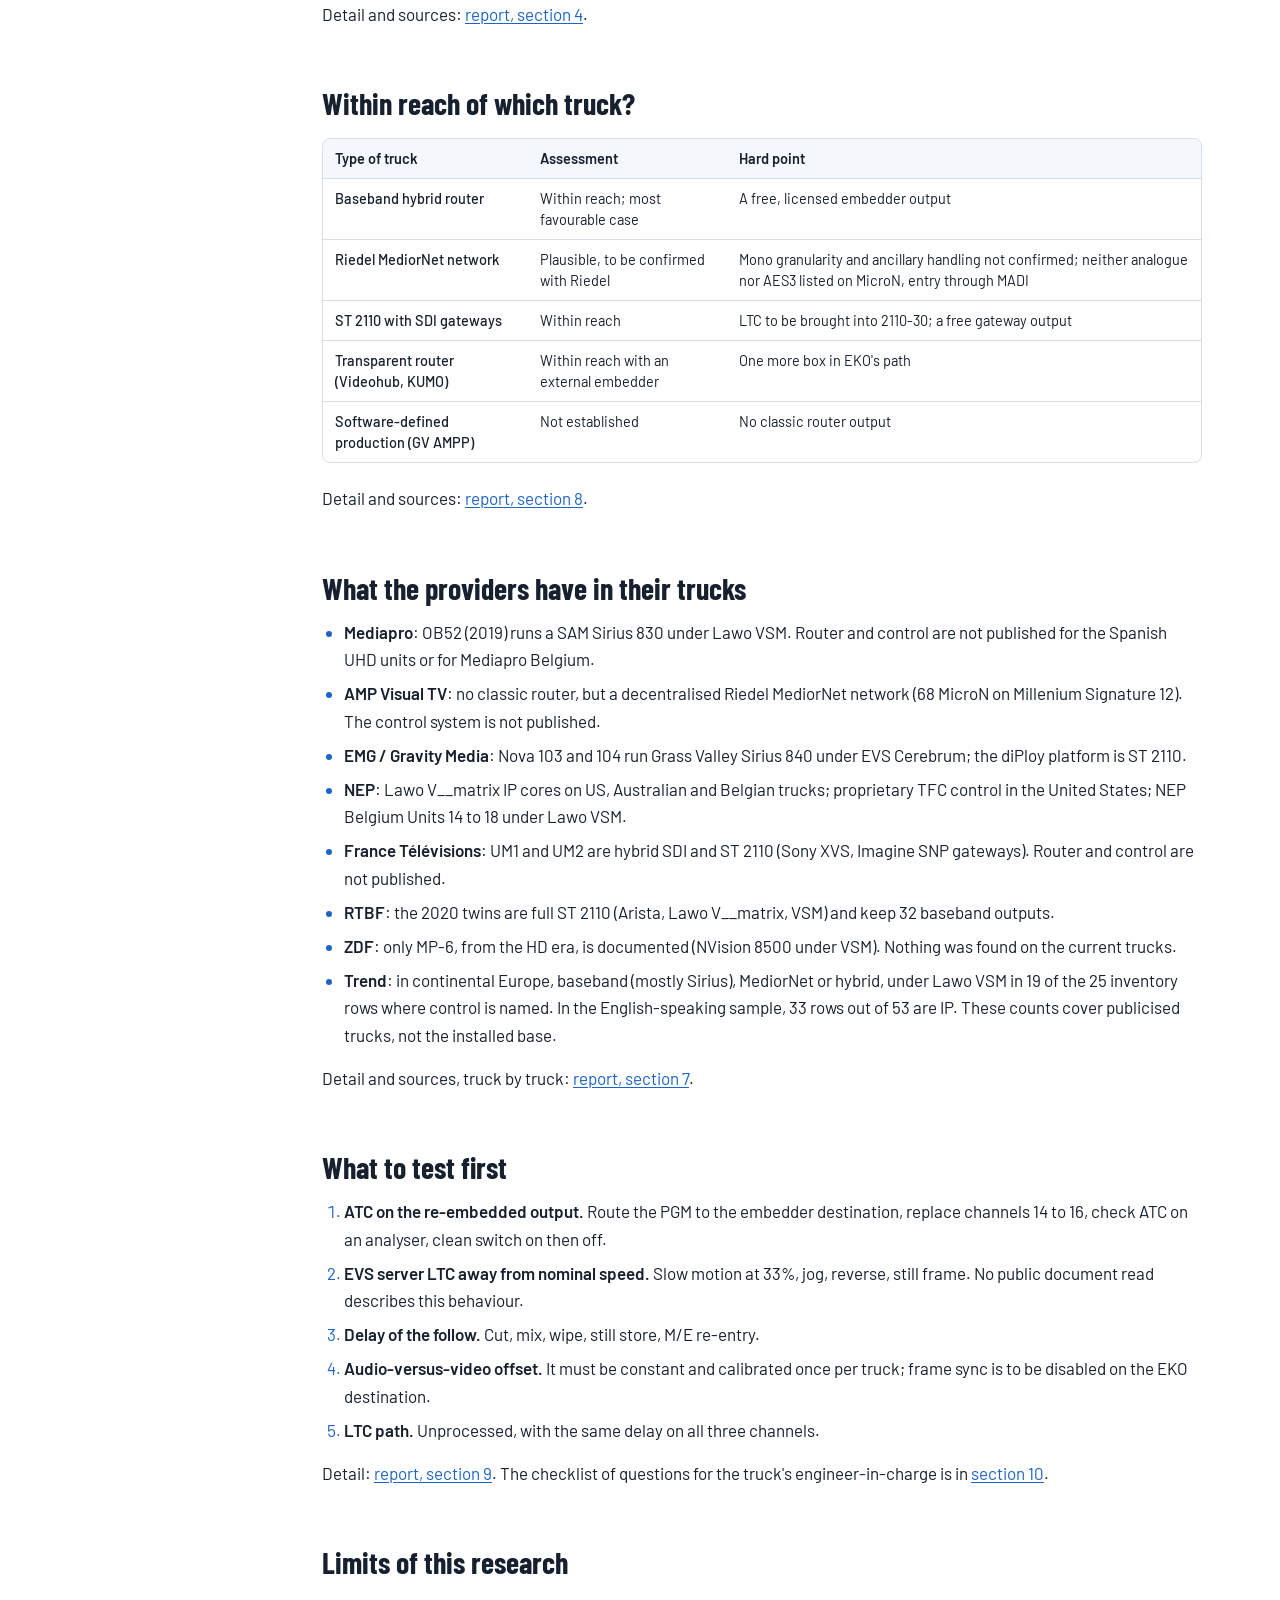
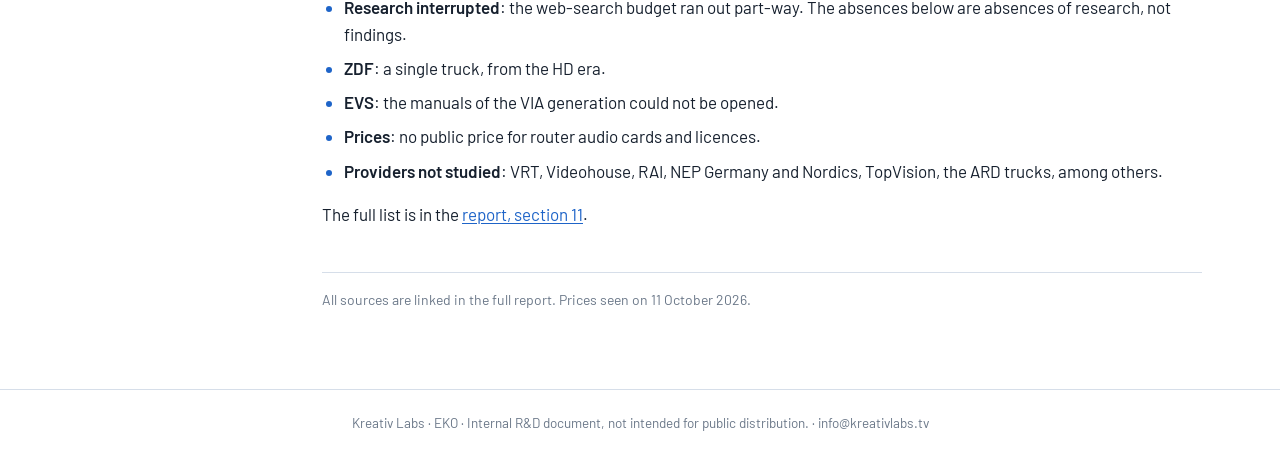
<file: en/index.html>
<!doctype html>
<html lang="en" data-theme="light">
<head>
<meta charset="utf-8">
<meta name="viewport" content="width=device-width, initial-scale=1">
<title>The router at EKO&#x27;s service · EKO Matrice Follow</title>
<meta name="robots" content="noindex, nofollow">
<link rel="preconnect" href="https://fonts.googleapis.com">
<link rel="preconnect" href="https://fonts.gstatic.com" crossorigin>
<link rel="stylesheet" href="https://fonts.googleapis.com/css2?family=Barlow:wght@400;500;600;700&amp;family=Barlow+Condensed:wght@600;700&amp;display=swap">
<link rel="stylesheet" href="../assets/style.css">
<script>try{var t=localStorage.getItem('eko-theme');if(t)document.documentElement.dataset.theme=t}catch(e){}</script>
</head>
<body>
<svg width="0" height="0" style="position:absolute" aria-hidden="true" focusable="false"><defs><marker id="ah-v" viewBox="0 0 10 10" refX="8" refY="5" markerWidth="7" markerHeight="7" orient="auto"><path class="ah v" d="M2 1L8 5L2 9"/></marker><marker id="ah-a" viewBox="0 0 10 10" refX="8" refY="5" markerWidth="7" markerHeight="7" orient="auto"><path class="ah a" d="M2 1L8 5L2 9"/></marker><marker id="ah-l" viewBox="0 0 10 10" refX="8" refY="5" markerWidth="7" markerHeight="7" orient="auto"><path class="ah l" d="M2 1L8 5L2 9"/></marker><marker id="ah-c" viewBox="0 0 10 10" refX="8" refY="5" markerWidth="7" markerHeight="7" orient="auto"><path class="ah c" d="M2 1L8 5L2 9"/></marker><marker id="ah-n" viewBox="0 0 10 10" refX="8" refY="5" markerWidth="7" markerHeight="7" orient="auto"><path class="ah n" d="M2 1L8 5L2 9"/></marker></defs></svg>
<div class="page summary">
<header class="top">
  <a class="brand" href="index.html"><span class="brand-eko">EKO</span><span class="brand-sub">Kreativ Labs</span></a>
  <nav class="pages"><a href="index.html" aria-current="page">Summary</a><a href="proposal.html">Proposal</a><a href="report.html">Full report</a></nav>
  <div class="tools">
    <a class="tool lang" href="../index.html" hreflang="fr" title="Français">FR</a>
    <button class="tool" id="theme" type="button" title="Light or dark theme" aria-label="Light or dark theme"><svg aria-hidden="true" width="16" height="16" viewBox="0 0 16 16"><circle cx="8" cy="8" r="6.25" fill="none" stroke="currentColor" stroke-width="1.5"/><path d="M8 1.75a6.25 6.25 0 0 1 0 12.5z" fill="currentColor"/></svg></button>
    <button class="tool" id="print" type="button" title="Print or save as PDF" aria-label="Print or save as PDF">PDF</button>
  </div>
</header>
<section class="hero">
  <div class="hero-in">
    <p class="eyebrow">R&D dossier · v0.2 · 12 October 2026 · Internal document</p>
    <h1>The router at EKO's service</h1>
    <p class="lede">Getting from the truck's router one dedicated output carrying the PGM, the international sound and the LTC of the three LSMs as audio, without touching the broadcast PGM: how to do it, with which routers, at what cost and within which limits.</p>
  </div>
</section>
<div class="layout">
  <nav class="toc" aria-label="Contents">
    <p class="toc-title">Contents</p>
    <a class="l2" href="#p1">Key points</a>
    <a class="l2" href="#p2">The signal requested</a>
    <a class="l2" href="#p3">Three ways to build it</a>
    <a class="l2" href="#p4">Following the programme bus</a>
    <a class="l2" href="#p5">Getting the three LTCs in</a>
    <a class="l2" href="#p6">Within reach of which truck?</a>
    <a class="l2" href="#p7">What the providers have in their trucks</a>
    <a class="l2" href="#p8">What to test first</a>
    <a class="l2" href="#p9">Limits of this research</a>
  </nav>
  <main>

<h2 id="p1">Key points</h2>
<ul>
<li><strong>Feasible on most documented trucks, guaranteed nowhere without a test.</strong> Embedding is done output by output: the PGM going to air is not modified.</li>
<li><strong>Three practical conditions</strong>: a free, licensed "embedder" output, an input for three analogue LTC signals, and a follow rule if PGM Follow is wanted.</li>
<li><strong>LTC conversion</strong>: from €249 incl. VAT to about €1,024 excl. VAT for an external embedder with four analogue inputs (prices seen on 11 October 2026).</li>
<li><strong>Analogue input card in the router</strong>: no public price found. The suspicion that it costs more than a digital input is neither confirmed nor refuted. Sirius 800, NVISION 8500, Ultrix, MicroN and .edge have no documented analogue input.</li>
<li><strong>To test first</strong>: whether ATC survives on the re-embedded output, what the EVS servers' LTC does away from nominal speed, and the delay of the follow.</li>
</ul>
<h2 id="p2">The signal requested</h2>
<figure class="dg-fig"><svg class="dg" viewBox="0 0 766 326" role="img"><title>The signal EKO asks for</title><desc>One dedicated router destination combines video and its ancillary data, the international sound and the LTC of the three LSMs on channels 14, 15 and 16.</desc><rect class="bx v" x="20" y="20" width="250" height="54" rx="6"/><text class="t v" x="145.0" y="37.0">Video and ancillary (ATC)</text><text class="s v" x="145.0" y="57.0">follows the on-air source</text><rect class="bx a" x="20" y="92" width="250" height="54" rx="6"/><text class="t a" x="145.0" y="109.0">International sound</text><text class="s a" x="145.0" y="129.0">fixed</text><rect class="bx l" x="20" y="164" width="250" height="54" rx="6"/><text class="t l" x="145.0" y="181.0">LTC of LSM 1, 2, 3</text><text class="s l" x="145.0" y="201.0">fixed, carried as audio</text><rect class="bx " x="350" y="92" width="260" height="54" rx="6"/><text class="t " x="480.0" y="109.0">Dedicated router destination</text><text class="s " x="480.0" y="129.0">composed on this output only</text><rect class="bx eko" x="690" y="92" width="56" height="54" rx="6"/><text class="t eko" x="718.0" y="119.0">EKO</text><path class="ln v" d="M270 47 H310 V104 H346" marker-end="url(#ah-v)"/><path class="ln a" d="M270 119 H346" marker-end="url(#ah-a)"/><path class="ln l" d="M270 191 H310 V134 H346" marker-end="url(#ah-l)"/><path class="ln n" d="M610 119 H686" marker-end="url(#ah-n)"/><text class="s lb" x="60" y="250" style="text-anchor:start">The 16 embedded audio channels of this output</text><rect class="bx cell a" x="60" y="264" width="40" height="30" rx="3"/><text class="s a" x="80" y="279">1</text><rect class="bx cell a" x="100" y="264" width="40" height="30" rx="3"/><text class="s a" x="120" y="279">2</text><rect class="bx cell " x="140" y="264" width="40" height="30" rx="3"/><text class="s " x="160" y="279">3</text><rect class="bx cell " x="180" y="264" width="40" height="30" rx="3"/><text class="s " x="200" y="279">4</text><rect class="bx cell " x="220" y="264" width="40" height="30" rx="3"/><text class="s " x="240" y="279">5</text><rect class="bx cell " x="260" y="264" width="40" height="30" rx="3"/><text class="s " x="280" y="279">6</text><rect class="bx cell " x="300" y="264" width="40" height="30" rx="3"/><text class="s " x="320" y="279">7</text><rect class="bx cell " x="340" y="264" width="40" height="30" rx="3"/><text class="s " x="360" y="279">8</text><rect class="bx cell " x="380" y="264" width="40" height="30" rx="3"/><text class="s " x="400" y="279">9</text><rect class="bx cell " x="420" y="264" width="40" height="30" rx="3"/><text class="s " x="440" y="279">10</text><rect class="bx cell " x="460" y="264" width="40" height="30" rx="3"/><text class="s " x="480" y="279">11</text><rect class="bx cell " x="500" y="264" width="40" height="30" rx="3"/><text class="s " x="520" y="279">12</text><rect class="bx cell " x="540" y="264" width="40" height="30" rx="3"/><text class="s " x="560" y="279">13</text><rect class="bx cell l" x="580" y="264" width="40" height="30" rx="3"/><text class="s l" x="600" y="279">14</text><rect class="bx cell l" x="620" y="264" width="40" height="30" rx="3"/><text class="s l" x="640" y="279">15</text><rect class="bx cell l" x="660" y="264" width="40" height="30" rx="3"/><text class="s l" x="680" y="279">16</text><text class="s lb" x="100" y="310" style="text-anchor:middle">int. sound</text><text class="s lb" x="360" y="310" style="text-anchor:middle">free or passed through</text><text class="s lb" x="640" y="310" style="text-anchor:middle">LTC 1 · 2 · 3</text></svg><figcaption>One destination, three independent essences: video follows, international sound and LTC stay fixed.</figcaption></figure>
<p>The router handles three essences separately:</p>
<ul>
<li>video and its ancillary data, which follow the source;</li>
<li>the international sound, fixed;</li>
<li>the three LTCs, fixed, carried as ordinary PCM audio channels.</li>
</ul>
<p>Detail and sources: <a href="report.html#s2">report, section 2</a>.</p>
<h2 id="p3">Three ways to build it</h2>
<h3>Baseband hybrid router</h3>
<figure class="dg-fig"><svg class="dg" viewBox="0 0 860 364" role="img"><title>Baseband hybrid router</title><desc>The audio crosspoint routes the international sound and the three LTCs, once digitised, to an embedder output card. The broadcast PGM leaves through a standard output, unprocessed.</desc><rect class="bx v" x="20" y="20" width="170" height="54" rx="6"/><text class="t v" x="105.0" y="37.0">SDI sources</text><text class="s v" x="105.0" y="57.0">cameras, LSM</text><rect class="bx " x="400" y="20" width="180" height="54" rx="6"/><text class="t " x="490.0" y="37.0">Video crosspoint</text><text class="s " x="490.0" y="57.0">video and ancillary</text><rect class="bx " x="600" y="20" width="170" height="54" rx="6"/><text class="t " x="685.0" y="37.0">Standard output</text><text class="s " x="685.0" y="57.0">broadcast PGM, untouched</text><rect class="bx " x="600" y="120" width="170" height="54" rx="6"/><text class="t " x="685.0" y="137.0">Embedder output</text><text class="s " x="685.0" y="157.0">16 mono channels</text><rect class="bx eko" x="796" y="120" width="56" height="54" rx="6"/><text class="t eko" x="824.0" y="147.0">EKO</text><rect class="bx " x="400" y="220" width="180" height="54" rx="6"/><text class="t " x="490.0" y="237.0">Audio TDM crosspoint</text><text class="s " x="490.0" y="257.0">mono-level routing</text><rect class="bx a" x="20" y="184" width="170" height="54" rx="6"/><text class="t a" x="105.0" y="201.0">International sound</text><text class="s a" x="105.0" y="221.0">console, as MADI</text><rect class="bx l" x="20" y="262" width="170" height="54" rx="6"/><text class="t l" x="105.0" y="279.0">LTC of LSM 1, 2, 3</text><text class="s l" x="105.0" y="299.0">analogue outputs</text><rect class="bx " x="220" y="262" width="150" height="54" rx="6"/><text class="t " x="295.0" y="279.0">A/D conversion</text><text class="s " x="295.0" y="299.0">to MADI or AES</text><path class="ln v" d="M190 47 H396" marker-end="url(#ah-v)"/><path class="ln v" d="M580 47 H596" marker-end="url(#ah-v)"/><path class="ln v" d="M490 74 V147 H596" marker-end="url(#ah-v)"/><path class="ln n" d="M770 147 H792" marker-end="url(#ah-n)"/><path class="ln v" d="M770 47 H852" marker-end="url(#ah-v)"/><text class="s lb" x="812" y="32" style="text-anchor:middle">broadcast</text><path class="ln a" d="M190 211 H300 V238 H396" marker-end="url(#ah-a)"/><path class="ln l" d="M190 289 H216" marker-end="url(#ah-l)"/><path class="ln l" d="M370 289 H385 V256 H396" marker-end="url(#ah-l)"/><path class="ln a" d="M580 247 H685 V178" marker-end="url(#ah-a)"/><path class="ln v" d="M20 346 H48"/><text class="s lb" x="56" y="346" style="text-anchor:start">Video and ancillary</text><path class="ln a" d="M209 346 H237"/><text class="s lb" x="245" y="346" style="text-anchor:start">Audio</text><path class="ln l" d="M306 346 H334"/><text class="s lb" x="342" y="346" style="text-anchor:start">LTC</text></svg><figcaption>Hybrid router: the composite is built on an embedder output card; the broadcast output is unprocessed.</figcaption></figure>
<ul>
<li><strong>Principle</strong>: a mono route from the audio crosspoint to an embedder output card, 16 channels per output.</li>
<li><strong>Families</strong>: Evertz EQX and NEXX, Grass Valley Sirius 800 (AHP modules) and NVISION 8500 Hybrid, Imagine Platinum IP3, Utah UTAH-400 Series 2, Ross Ultrix (Ultrimix).</li>
<li><strong>Hard point</strong>: embedder outputs are usually a subset of the outputs, under licence. The question on site is "is there a free embedder destination?".</li>
<li><strong>Implementation</strong>: an engineering setup done once, then stored as a salvo or a virtual destination.</li>
</ul>
<h3>ST 2110 truck</h3>
<figure class="dg-fig"><svg class="dg" viewBox="0 0 786 310" role="img"><title>ST 2110 truck</title><desc>The gateway rebuilds the SDI output from independent receivers. Control re-points video and ancillary; the audio shuffler stays fixed on the international sound and the three LTCs.</desc><rect class="bx v" x="20" y="20" width="230" height="54" rx="6"/><text class="t v" x="135.0" y="37.0">On-air source</text><text class="s v" x="135.0" y="57.0">-20 video and -40 ANC flows</text><rect class="bx a" x="20" y="114" width="230" height="54" rx="6"/><text class="t a" x="135.0" y="131.0">International sound</text><text class="s a" x="135.0" y="151.0">-30 flow</text><rect class="bx l" x="20" y="208" width="230" height="54" rx="6"/><text class="t l" x="135.0" y="225.0">LTC of LSM 1, 2, 3</text><text class="s l" x="135.0" y="245.0">line inputs, then -30 flow</text><rect class="bx " x="340" y="10" width="280" height="54" rx="6"/><text class="t " x="480.0" y="27.0">Control system</text><text class="s " x="480.0" y="47.0">re-points -20 and -40 together</text><rect class="bx " x="340" y="106" width="280" height="84" rx="6"/><text class="t " x="480.0" y="128.0">ST 2110 to SDI gateway</text><text class="s " x="480.0" y="148.0">-20, -30 and -40 receivers</text><text class="s " x="480.0" y="167.0">16-channel mono shuffler</text><rect class="bx eko" x="710" y="121" width="56" height="54" rx="6"/><text class="t eko" x="738.0" y="148.0">EKO</text><path class="ln v" d="M250 47 H295 V126 H336" marker-end="url(#ah-v)"/><path class="ln a" d="M250 141 H280 V148 H336" marker-end="url(#ah-a)"/><path class="ln l" d="M250 235 H295 V170 H336" marker-end="url(#ah-l)"/><path class="ln c" d="M480 64 V102" marker-end="url(#ah-c)"/><path class="ln n" d="M620 148 H706" marker-end="url(#ah-n)"/><path class="ln v" d="M20 292 H48"/><text class="s lb" x="56" y="292" style="text-anchor:start">Video and ancillary</text><path class="ln a" d="M209 292 H237"/><text class="s lb" x="245" y="292" style="text-anchor:start">Audio</text><path class="ln l" d="M306 292 H334"/><text class="s lb" x="342" y="292" style="text-anchor:start">LTC</text><path class="ln c" d="M389 292 H417"/><text class="s lb" x="425" y="292" style="text-anchor:start">Control</text></svg><figcaption>ST 2110: the SDI output is rebuilt in the gateway; fixed audio is a standard breakaway there.</figcaption></figure>
<ul>
<li><strong>Principle</strong>: the gateway rebuilds the SDI output from independent receivers. Fixed audio while video follows is a standard breakaway there.</li>
<li><strong>Documented shuffler</strong>: Lawo .edge, Grass Valley IQUCP25, Nevion Virtuoso, Sony with the NXLL-AM50 option.</li>
<li><strong>Hard point</strong>: the three LTCs must first exist in a 2110-30 flow, and the -40 receiver must follow the video receiver to keep the source's ATC.</li>
</ul>
<h3>Transparent router and external embedder</h3>
<figure class="dg-fig"><svg class="dg" viewBox="0 0 860 232" role="img"><title>Transparent router and external embedder</title><desc>The router passes signals unprocessed. An external embedder between the dedicated output and EKO inserts the three LTCs. The broadcast PGM is not involved.</desc><rect class="bx v" x="20" y="20" width="170" height="54" rx="6"/><text class="t v" x="105.0" y="37.0">SDI sources</text><text class="s v" x="105.0" y="57.0">cameras, LSM</text><rect class="bx " x="250" y="20" width="200" height="54" rx="6"/><text class="t " x="350.0" y="37.0">Transparent router</text><text class="s " x="350.0" y="57.0">Videohub, KUMO</text><rect class="bx l" x="20" y="130" width="170" height="54" rx="6"/><text class="t l" x="105.0" y="147.0">LTC of LSM 1, 2, 3</text><text class="s l" x="105.0" y="167.0">analogue outputs</text><rect class="bx " x="520" y="130" width="200" height="54" rx="6"/><text class="t " x="620.0" y="147.0">External embedder</text><text class="s " x="620.0" y="167.0">4 analogue inputs</text><rect class="bx eko" x="790" y="130" width="56" height="54" rx="6"/><text class="t eko" x="818.0" y="157.0">EKO</text><path class="ln v" d="M190 47 H246" marker-end="url(#ah-v)"/><path class="ln v" d="M450 47 H852" marker-end="url(#ah-v)"/><text class="s lb" x="650" y="33" style="text-anchor:middle">broadcast PGM, untouched</text><path class="ln v" d="M350 74 V104 H620 V126" marker-end="url(#ah-v)"/><text class="s lb" x="485" y="92" style="text-anchor:middle">dedicated output</text><path class="ln l" d="M190 157 H516" marker-end="url(#ah-l)"/><path class="ln n" d="M720 157 H786" marker-end="url(#ah-n)"/><path class="ln v" d="M20 214 H48"/><text class="s lb" x="56" y="214" style="text-anchor:start">Video and ancillary</text><path class="ln l" d="M209 214 H237"/><text class="s lb" x="245" y="214" style="text-anchor:start">LTC</text></svg><figcaption>Transparent router: an external embedder in front of EKO inserts the three LTCs.</figcaption></figure>
<ul>
<li><strong>Principle</strong>: the router cannot embed (Blackmagic Videohub, AJA KUMO). An embedder in front of EKO inserts the three LTCs.</li>
<li><strong>Advantage</strong>: the solution is identical in every truck and can ship with the machine.</li>
<li><strong>Hard point</strong>: only the AJA 3G-AMA and the Lynx PDM 1383 document the choice of the channels written. For the Blackmagic unit, this needs a bench check.</li>
</ul>
<p>Detail and sources: <a href="report.html#s3">report, section 3</a> and <a href="report.html#s5">section 5</a> for the router tables.</p>
<h2 id="p4">Following the programme bus</h2>
<figure class="dg-fig"><svg class="dg" viewBox="0 0 860 234" role="img"><title>Programme-bus follow by the control system</title><desc>The control system reads the vision mixer&#x27;s PGM bus status and drives the router on the video and ancillary level only. The destination&#x27;s audio stays fixed.</desc><rect class="bx " x="20" y="26" width="220" height="64" rx="6"/><text class="t " x="130.0" y="48.0">Vision mixer</text><text class="s " x="130.0" y="68.0">PGM bus status</text><rect class="bx " x="320" y="20" width="240" height="76" rx="6"/><text class="t " x="440.0" y="38.0">Control system</text><text class="s " x="440.0" y="58.0">if PGM bus = source n,</text><text class="s " x="440.0" y="77.0">route source n</text><rect class="bx " x="640" y="26" width="200" height="64" rx="6"/><text class="t " x="740.0" y="48.0">Router</text><text class="s " x="740.0" y="68.0">video and ANC level only</text><rect class="bx eko" x="640" y="140" width="200" height="46" rx="6"/><text class="t eko" x="740.0" y="163.0">“EKO” destination</text><rect class="bx a" x="320" y="140" width="240" height="46" rx="6"/><text class="t a" x="440.0" y="163.0">Destination audio: fixed</text><path class="ln c" d="M240 58 H316" marker-end="url(#ah-c)"/><path class="ln c" d="M560 58 H636" marker-end="url(#ah-c)"/><path class="ln v" d="M740 90 V136" marker-end="url(#ah-v)"/><path class="ln a" d="M560 163 H636" marker-end="url(#ah-a)"/><path class="ln c" d="M20 216 H48"/><text class="s lb" x="56" y="216" style="text-anchor:start">Control</text><path class="ln v" d="M130 216 H158"/><text class="s lb" x="166" y="216" style="text-anchor:start">Video and ancillary</text><path class="ln a" d="M319 216 H347"/><text class="s lb" x="355" y="216" style="text-anchor:start">Audio</text></svg><figcaption>PGM Follow: rules read the PGM bus status and switch the video and ancillary level only.</figcaption></figure>
<ul>
<li><strong>No function named "PGM Follow"</strong> was found in the public documentation of the control systems.</li>
<li><strong>Through control</strong>: rules of the form "if the PGM bus is on source n, route source n", limited to the video and ancillary level. The documented building blocks are the GPIO and crosspoint logic of Lawo VSM and the "Virtual Tally Router" of TSL TallyMan.</li>
<li><strong>Inside the vision mixer</strong>: Bus Linking (K-Frame) or Auto Follow (Ross Acuity). Timing is tighter, but an Aux output is a processed output: ancillary pass-through is documented only at Ross.</li>
<li><strong>Bus status, not tally</strong>: tally lights several sources during a mix. The rule must read the PGM bus crosspoint.</li>
<li><strong>Delay</strong>: no manufacturer publishes a figure. The reasoned budget is one to a few frames.</li>
</ul>
<p>Detail and sources: <a href="report.html#s3-4">report, sections 3.4 and 3.5</a> and <a href="report.html#s6">section 6</a>.</p>
<h2 id="p5">Getting the three LTCs in</h2>
<div class="table-wrap"><table>
<thead>
<tr>
<th>Option</th>
<th>Price seen on 11 October 2026</th>
<th>Remark</th>
</tr>
</thead>
<tbody>
<tr>
<td>Free line inputs on the console or a stagebox</td>
<td>0</td>
<td>Unverified assumption; risk of audio processing on the path</td>
</tr>
<tr>
<td>Blackmagic Mini Converter Audio to SDI, 4 inputs</td>
<td>$275 <span class="cite"><a target="_blank" rel="noopener" href="https://www.markertek.com/product/bmd-convmcauds2/blackmagic-convmcauds2-mini-converter-audio-to-sdi-embedder">Markertek</a></span>; €249 incl. VAT <span class="cite"><a target="_blank" rel="noopener" href="https://www.thomann.fr/blackmagic_design_mini_converter_audio_to_sdi.htm">Thomann</a></span></td>
<td>Channels written not confirmed; 3G-SDI only</td>
</tr>
<tr>
<td>Lynx Yellobrik PDM 1383, 4 inputs</td>
<td>$885.40 <span class="cite"><a target="_blank" rel="noopener" href="https://www.markertek.com/product/lnx-pdm-1383/lynx-technik-yellobrik-pdm-1383-analog-audio-embedder-de-embedder">Markertek</a></span>; £760 excl. VAT <span class="cite"><a target="_blank" rel="noopener" href="https://canford.co.uk/LYNX-YELLOBRIK-AUDIO-EMBEDDERS-AND-DE-EMBEDDERS">Canford</a></span></td>
<td>Group selection documented</td>
</tr>
<tr>
<td>AJA 3G-AMA, 4 inputs</td>
<td>$1,118 <span class="cite"><a target="_blank" rel="noopener" href="https://www.markertek.com/product/aja-3g-ama/aja-3g-ama-3g-sdi-analog-audio-embedder-disembedder">Markertek</a></span>; €1,023.97 excl. VAT <span class="cite"><a target="_blank" rel="noopener" href="https://en.vocas.nl/aja-3g-ama-3g-sdi-analog-audio-embed-disembed.html">Vocas</a></span></td>
<td>Per-pair selection documented</td>
</tr>
<tr>
<td>Audinate Dante AVIO, 2 inputs</td>
<td>$229 each <span class="cite"><a target="_blank" rel="noopener" href="https://www.markertek.com/product/adn-adpdai-au2x0/audinate-adp-dai-au-2x0-dante-avio-analog-input-adapter-with-rj45-and-2-xlr-female-2-channel-version">Markertek</a></span></td>
<td>Two units; useful if the truck's Dante already reaches the router</td>
</tr>
<tr>
<td>Analogue input card in the router</td>
<td>No public price</td>
<td>Documented at Evertz (EMR frame), Utah, Imagine and FOR-A; rarely justified for three signals</td>
</tr>
</tbody>
</table></div>
<p>LTC travels safely on a linear 48 kHz PCM channel, provided the path stays unprocessed: no dynamics, no filter, no sample-rate conversion.</p>
<p>Detail and sources: <a href="report.html#s4">report, section 4</a>.</p>
<h2 id="p6">Within reach of which truck?</h2>
<div class="table-wrap"><table>
<thead>
<tr>
<th>Type of truck</th>
<th>Assessment</th>
<th>Hard point</th>
</tr>
</thead>
<tbody>
<tr>
<td>Baseband hybrid router</td>
<td>Within reach; most favourable case</td>
<td>A free, licensed embedder output</td>
</tr>
<tr>
<td>Riedel MediorNet network</td>
<td>Plausible, to be confirmed with Riedel</td>
<td>Mono granularity and ancillary handling not confirmed; neither analogue nor AES3 listed on MicroN, entry through MADI</td>
</tr>
<tr>
<td>ST 2110 with SDI gateways</td>
<td>Within reach</td>
<td>LTC to be brought into 2110-30; a free gateway output</td>
</tr>
<tr>
<td>Transparent router (Videohub, KUMO)</td>
<td>Within reach with an external embedder</td>
<td>One more box in EKO's path</td>
</tr>
<tr>
<td>Software-defined production (GV AMPP)</td>
<td>Not established</td>
<td>No classic router output</td>
</tr>
</tbody>
</table></div>
<p>Detail and sources: <a href="report.html#s8">report, section 8</a>.</p>
<h2 id="p7">What the providers have in their trucks</h2>
<ul>
<li><strong>Mediapro</strong>: OB52 (2019) runs a SAM Sirius 830 under Lawo VSM. Router and control are not published for the Spanish UHD units or for Mediapro Belgium.</li>
<li><strong>AMP Visual TV</strong>: no classic router, but a decentralised Riedel MediorNet network (68 MicroN on Millenium Signature 12). The control system is not published.</li>
<li><strong>EMG / Gravity Media</strong>: Nova 103 and 104 run Grass Valley Sirius 840 under EVS Cerebrum; the diPloy platform is ST 2110.</li>
<li><strong>NEP</strong>: Lawo V__matrix IP cores on US, Australian and Belgian trucks; proprietary TFC control in the United States; NEP Belgium Units 14 to 18 under Lawo VSM.</li>
<li><strong>France Télévisions</strong>: UM1 and UM2 are hybrid SDI and ST 2110 (Sony XVS, Imagine SNP gateways). Router and control are not published.</li>
<li><strong>RTBF</strong>: the 2020 twins are full ST 2110 (Arista, Lawo V__matrix, VSM) and keep 32 baseband outputs.</li>
<li><strong>ZDF</strong>: only MP-6, from the HD era, is documented (NVision 8500 under VSM). Nothing was found on the current trucks.</li>
<li><strong>Trend</strong>: in continental Europe, baseband (mostly Sirius), MediorNet or hybrid, under Lawo VSM in 19 of the 25 inventory rows where control is named. In the English-speaking sample, 33 rows out of 53 are IP. These counts cover publicised trucks, not the installed base.</li>
</ul>
<p>Detail and sources, truck by truck: <a href="report.html#s7">report, section 7</a>.</p>
<h2 id="p8">What to test first</h2>
<ol>
<li><strong>ATC on the re-embedded output.</strong> Route the PGM to the embedder destination, replace channels 14 to 16, check ATC on an analyser, clean switch on then off.</li>
<li><strong>EVS server LTC away from nominal speed.</strong> Slow motion at 33%, jog, reverse, still frame. No public document read describes this behaviour.</li>
<li><strong>Delay of the follow.</strong> Cut, mix, wipe, still store, M/E re-entry.</li>
<li><strong>Audio-versus-video offset.</strong> It must be constant and calibrated once per truck; frame sync is to be disabled on the EKO destination.</li>
<li><strong>LTC path.</strong> Unprocessed, with the same delay on all three channels.</li>
</ol>
<p>Detail: <a href="report.html#s9">report, section 9</a>. The checklist of questions for the truck's engineer-in-charge is in <a href="report.html#s10">section 10</a>.</p>
<h2 id="p9">Limits of this research</h2>
<ul>
<li><strong>Research interrupted</strong>: the web-search budget ran out part-way. The absences below are absences of research, not findings.</li>
<li><strong>ZDF</strong>: a single truck, from the HD era.</li>
<li><strong>EVS</strong>: the manuals of the VIA generation could not be opened.</li>
<li><strong>Prices</strong>: no public price for router audio cards and licences.</li>
<li><strong>Providers not studied</strong>: VRT, Videohouse, RAI, NEP Germany and Nordics, TopVision, the ARD trucks, among others.</li>
</ul>
<p>The full list is in the <a href="report.html#s11">report, section 11</a>.</p>
    <p class="note">All sources are linked in the full report. Prices seen on 11 October 2026.</p>
  </main>
</div>
<footer class="foot">Kreativ Labs · EKO · Internal R&D document, not intended for public distribution. · info@kreativlabs.tv</footer>
</div>
<script src="../assets/site.js"></script>
</body>
</html>
</file>
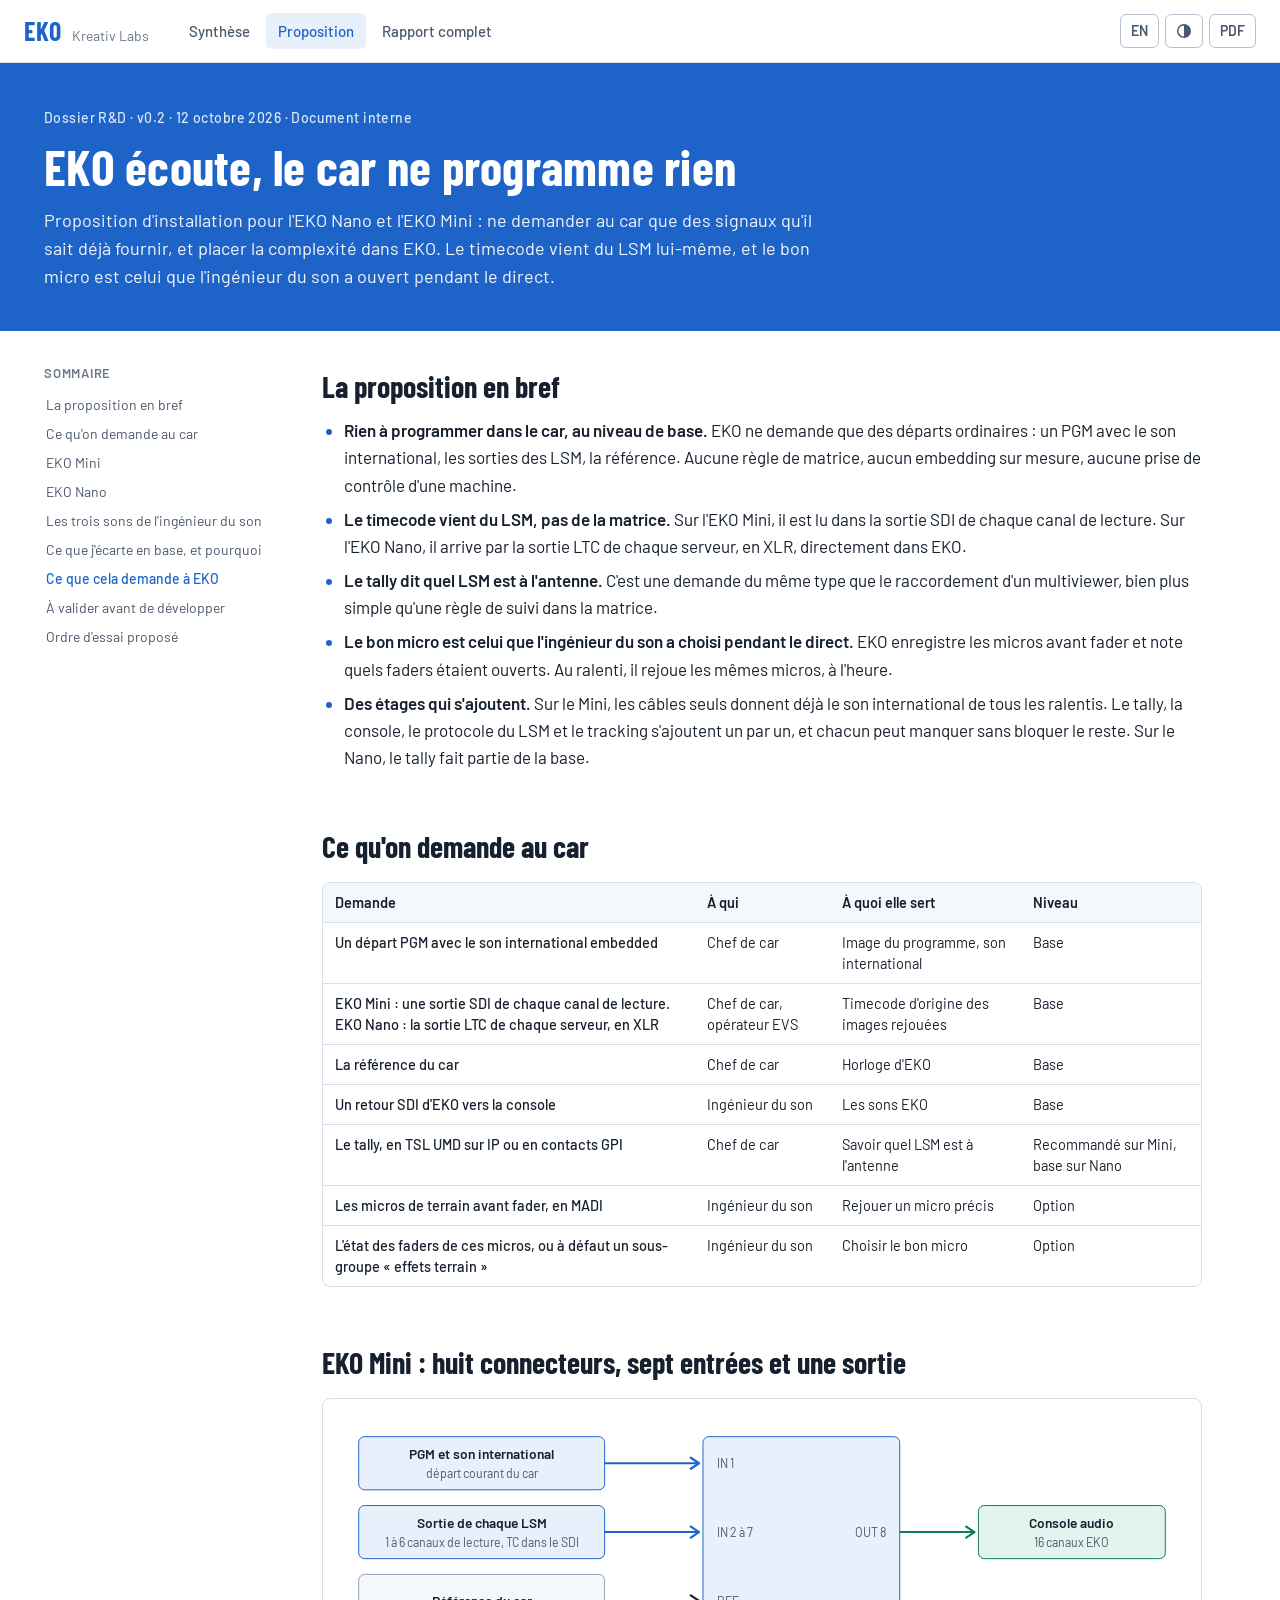
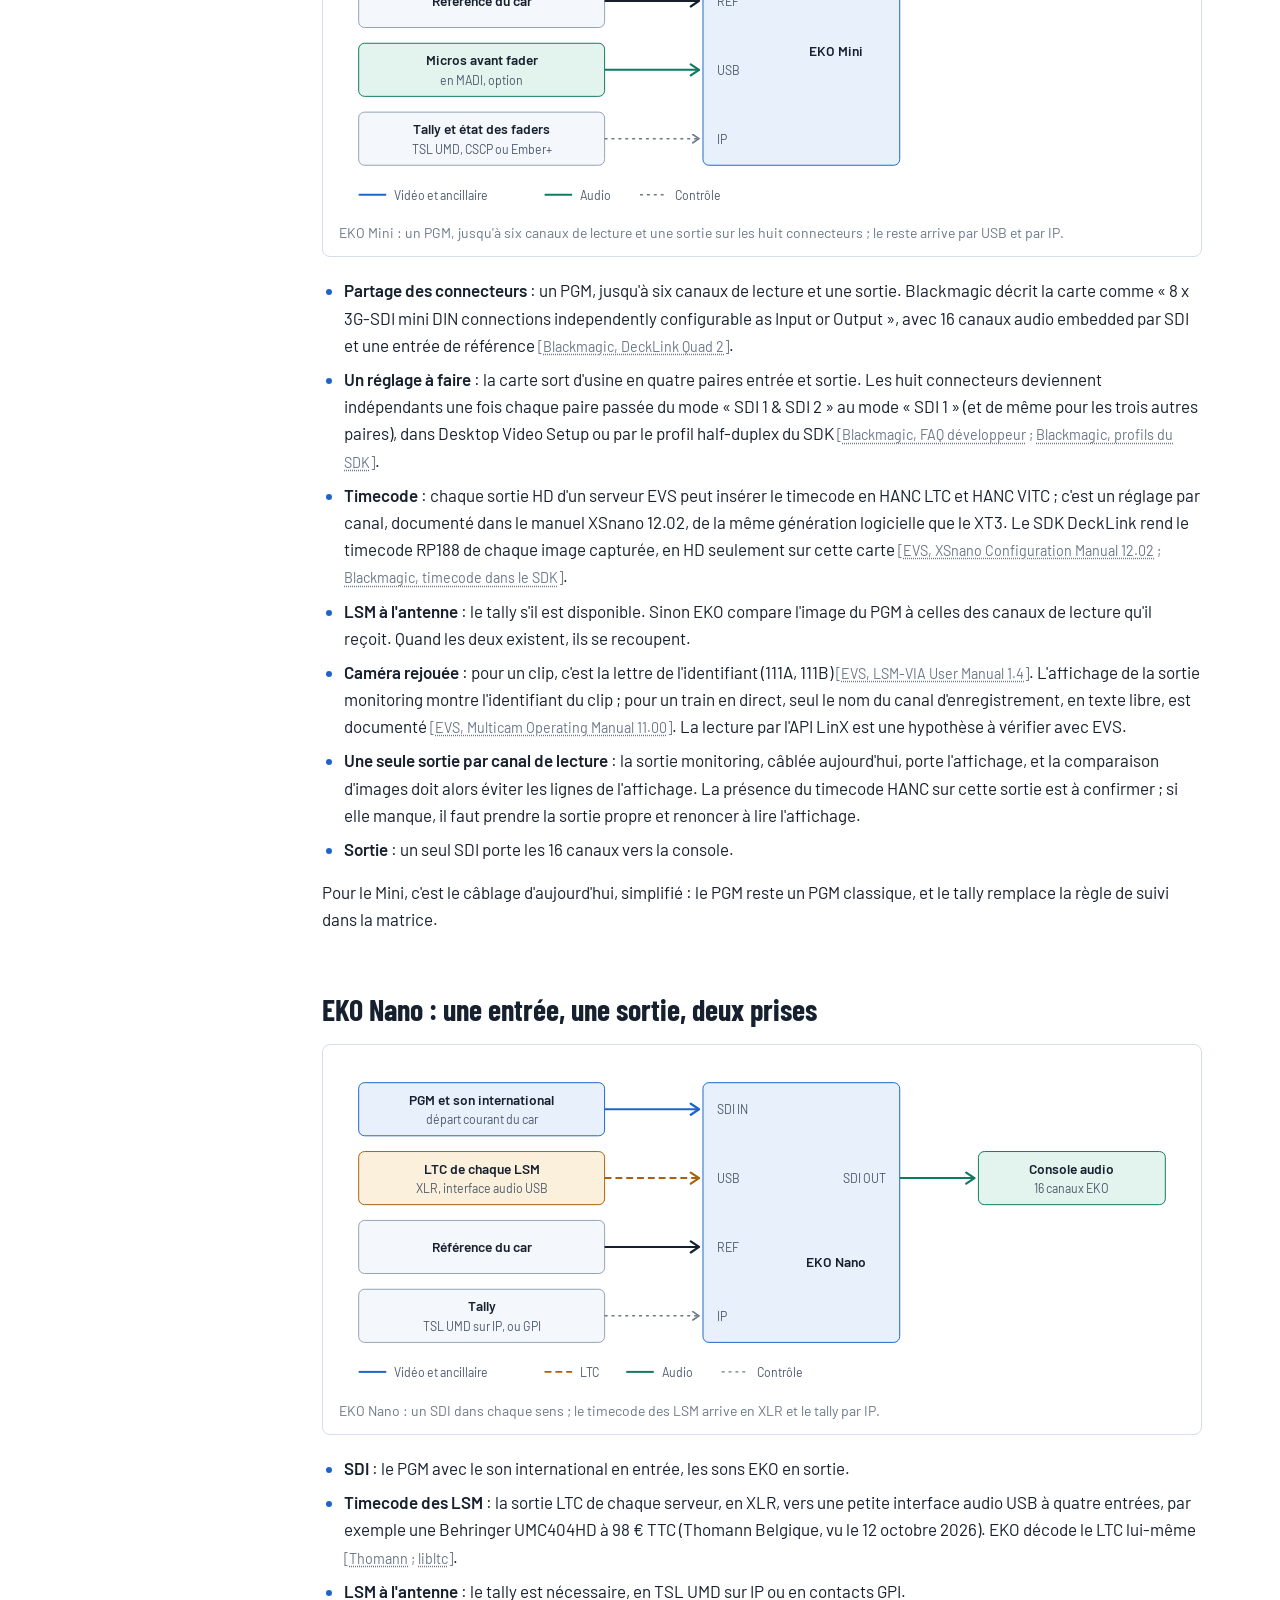
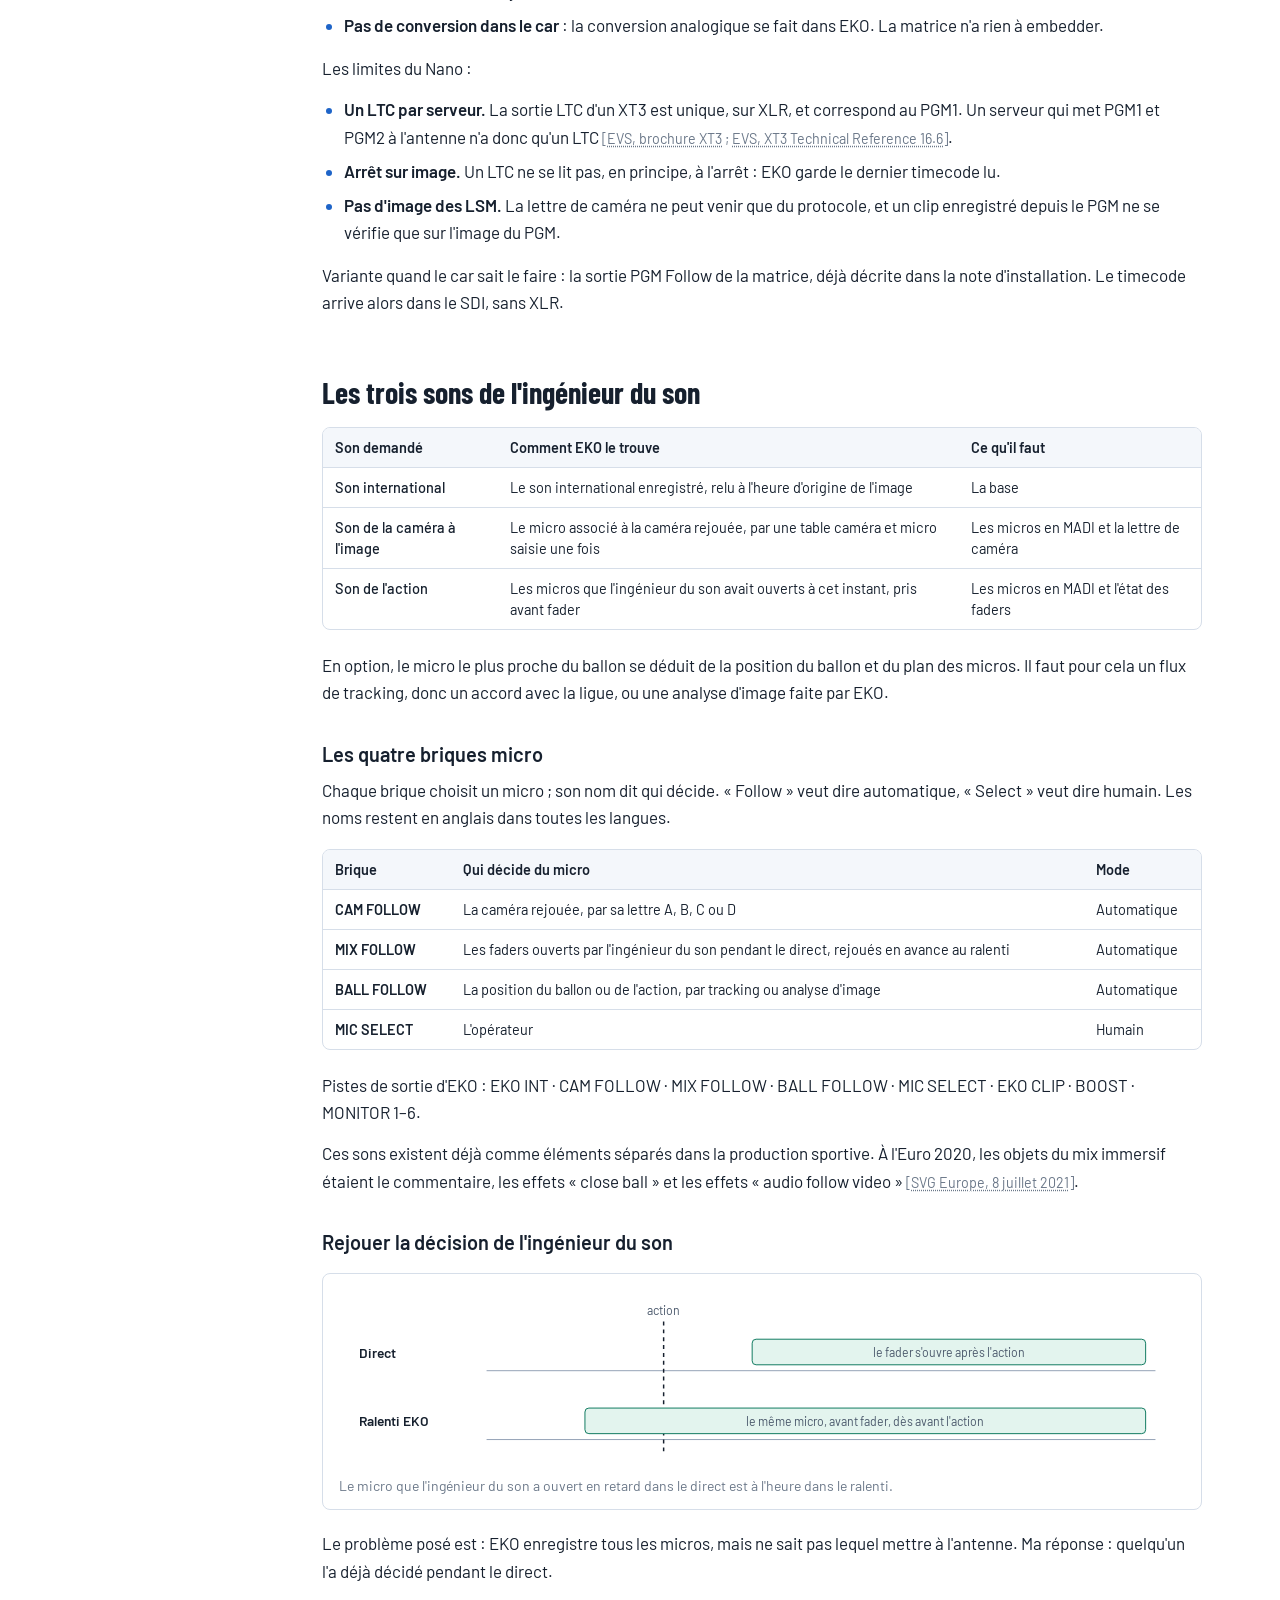
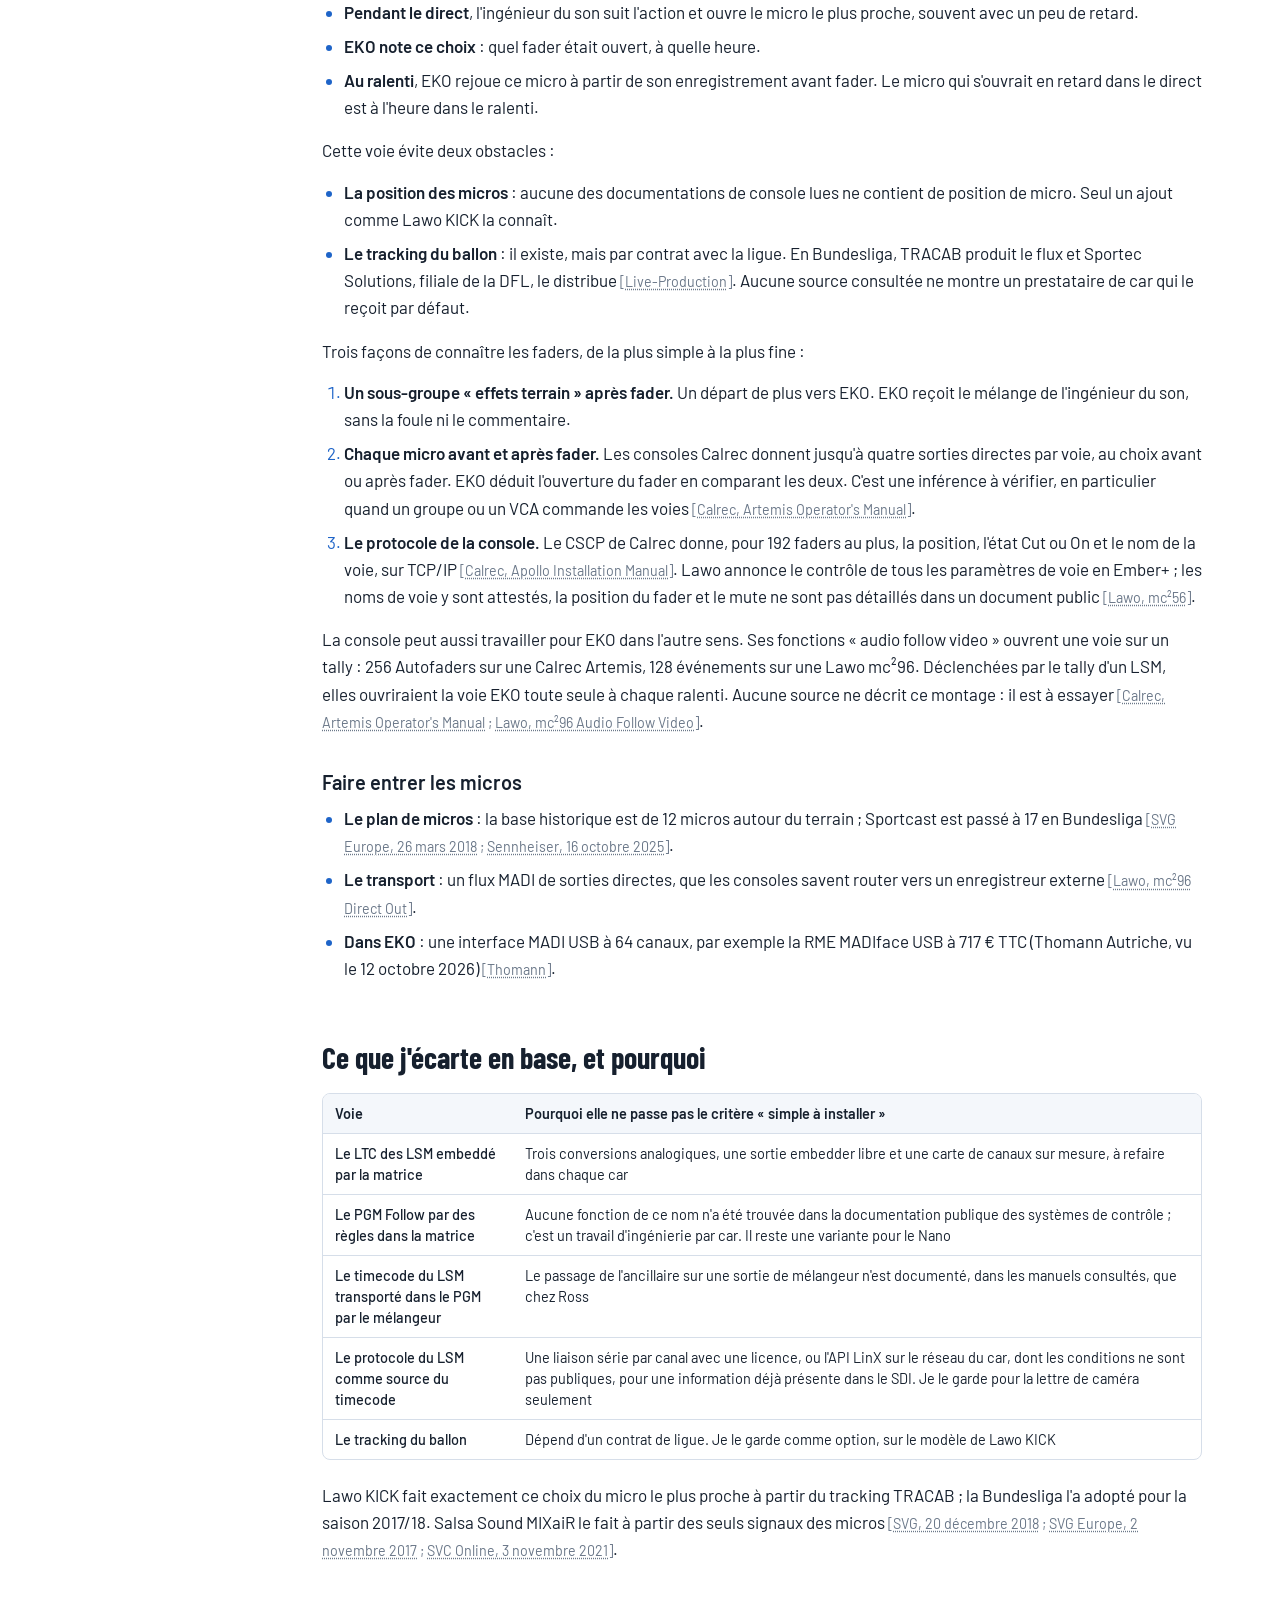
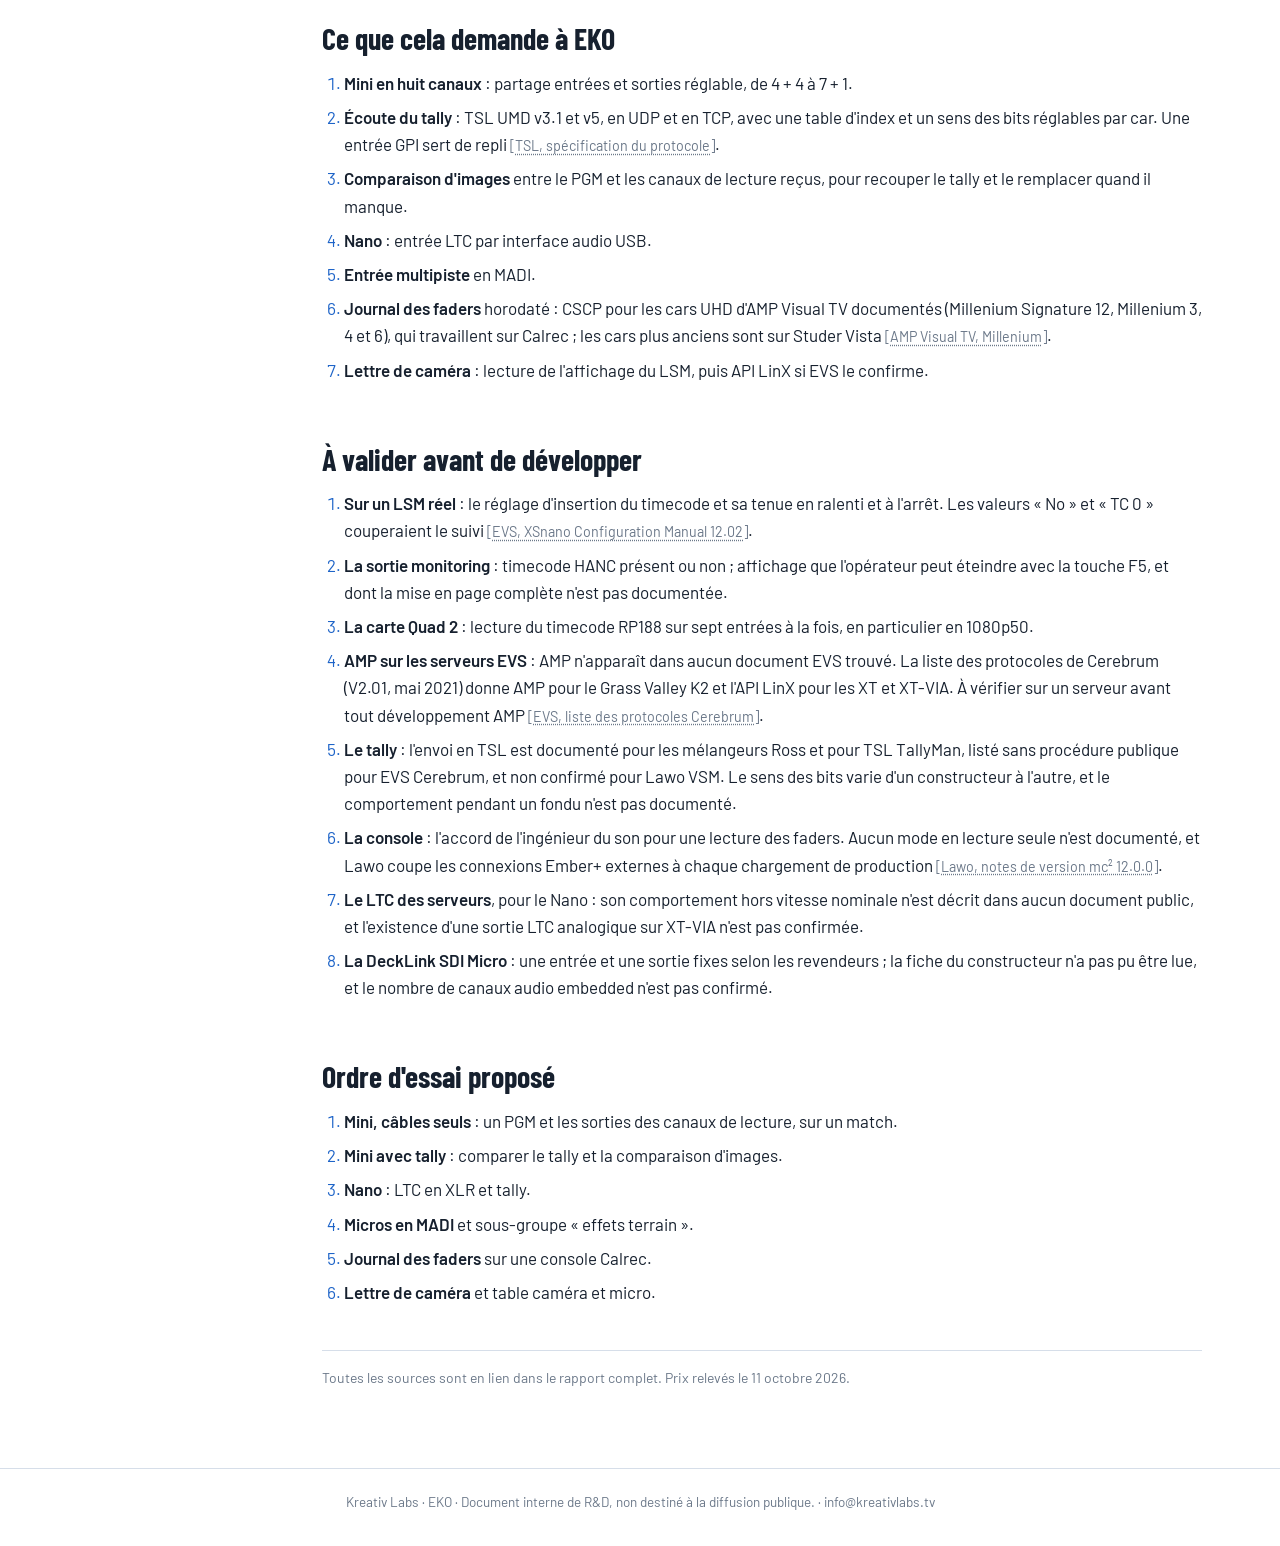
<file: proposition.html>
<!doctype html>
<html lang="fr" data-theme="light">
<head>
<meta charset="utf-8">
<meta name="viewport" content="width=device-width, initial-scale=1">
<title>EKO écoute, le car ne programme rien · EKO Matrice Follow</title>
<meta name="robots" content="noindex, nofollow">
<link rel="preconnect" href="https://fonts.googleapis.com">
<link rel="preconnect" href="https://fonts.gstatic.com" crossorigin>
<link rel="stylesheet" href="https://fonts.googleapis.com/css2?family=Barlow:wght@400;500;600;700&amp;family=Barlow+Condensed:wght@600;700&amp;display=swap">
<link rel="stylesheet" href="assets/style.css">
<script>try{var t=localStorage.getItem('eko-theme');if(t)document.documentElement.dataset.theme=t}catch(e){}</script>
</head>
<body>
<svg width="0" height="0" style="position:absolute" aria-hidden="true" focusable="false"><defs><marker id="ah-v" viewBox="0 0 10 10" refX="8" refY="5" markerWidth="7" markerHeight="7" orient="auto"><path class="ah v" d="M2 1L8 5L2 9"/></marker><marker id="ah-a" viewBox="0 0 10 10" refX="8" refY="5" markerWidth="7" markerHeight="7" orient="auto"><path class="ah a" d="M2 1L8 5L2 9"/></marker><marker id="ah-l" viewBox="0 0 10 10" refX="8" refY="5" markerWidth="7" markerHeight="7" orient="auto"><path class="ah l" d="M2 1L8 5L2 9"/></marker><marker id="ah-c" viewBox="0 0 10 10" refX="8" refY="5" markerWidth="7" markerHeight="7" orient="auto"><path class="ah c" d="M2 1L8 5L2 9"/></marker><marker id="ah-n" viewBox="0 0 10 10" refX="8" refY="5" markerWidth="7" markerHeight="7" orient="auto"><path class="ah n" d="M2 1L8 5L2 9"/></marker></defs></svg>
<div class="page proposal">
<header class="top">
  <a class="brand" href="index.html"><span class="brand-eko">EKO</span><span class="brand-sub">Kreativ Labs</span></a>
  <nav class="pages"><a href="index.html">Synthèse</a><a href="proposition.html" aria-current="page">Proposition</a><a href="rapport.html">Rapport complet</a></nav>
  <div class="tools">
    <a class="tool lang" href="en/proposal.html" hreflang="en" title="English">EN</a>
    <button class="tool" id="theme" type="button" title="Thème clair ou sombre" aria-label="Thème clair ou sombre"><svg aria-hidden="true" width="16" height="16" viewBox="0 0 16 16"><circle cx="8" cy="8" r="6.25" fill="none" stroke="currentColor" stroke-width="1.5"/><path d="M8 1.75a6.25 6.25 0 0 1 0 12.5z" fill="currentColor"/></svg></button>
    <button class="tool" id="print" type="button" title="Imprimer ou enregistrer en PDF" aria-label="Imprimer ou enregistrer en PDF">PDF</button>
  </div>
</header>
<section class="hero">
  <div class="hero-in">
    <p class="eyebrow">Dossier R&D · v0.2 · 12 octobre 2026 · Document interne</p>
    <h1>EKO écoute, le car ne programme rien</h1>
    <p class="lede">Proposition d'installation pour l'EKO Nano et l'EKO Mini : ne demander au car que des signaux qu'il sait déjà fournir, et placer la complexité dans EKO. Le timecode vient du LSM lui-même, et le bon micro est celui que l'ingénieur du son a ouvert pendant le direct.</p>
  </div>
</section>
<div class="layout">
  <nav class="toc" aria-label="Sommaire">
    <p class="toc-title">Sommaire</p>
    <a class="l2" href="#p1">La proposition en bref</a>
    <a class="l2" href="#p2">Ce qu&#x27;on demande au car</a>
    <a class="l2" href="#p3">EKO Mini</a>
    <a class="l2" href="#p4">EKO Nano</a>
    <a class="l2" href="#p5">Les trois sons de l&#x27;ingénieur du son</a>
    <a class="l2" href="#p6">Ce que j&#x27;écarte en base, et pourquoi</a>
    <a class="l2" href="#p7">Ce que cela demande à EKO</a>
    <a class="l2" href="#p8">À valider avant de développer</a>
    <a class="l2" href="#p9">Ordre d&#x27;essai proposé</a>
  </nav>
  <main>

<h2 id="p1">La proposition en bref</h2>
<ul>
<li><strong>Rien à programmer dans le car, au niveau de base.</strong> EKO ne demande que des départs ordinaires : un PGM avec le son international, les sorties des LSM, la référence. Aucune règle de matrice, aucun embedding sur mesure, aucune prise de contrôle d'une machine.</li>
<li><strong>Le timecode vient du LSM, pas de la matrice.</strong> Sur l'EKO Mini, il est lu dans la sortie SDI de chaque canal de lecture. Sur l'EKO Nano, il arrive par la sortie LTC de chaque serveur, en XLR, directement dans EKO.</li>
<li><strong>Le tally dit quel LSM est à l'antenne.</strong> C'est une demande du même type que le raccordement d'un multiviewer, bien plus simple qu'une règle de suivi dans la matrice.</li>
<li><strong>Le bon micro est celui que l'ingénieur du son a choisi pendant le direct.</strong> EKO enregistre les micros avant fader et note quels faders étaient ouverts. Au ralenti, il rejoue les mêmes micros, à l'heure.</li>
<li><strong>Des étages qui s'ajoutent.</strong> Sur le Mini, les câbles seuls donnent déjà le son international de tous les ralentis. Le tally, la console, le protocole du LSM et le tracking s'ajoutent un par un, et chacun peut manquer sans bloquer le reste. Sur le Nano, le tally fait partie de la base.</li>
</ul>
<h2 id="p2">Ce qu'on demande au car</h2>
<div class="table-wrap"><table>
<thead>
<tr>
<th>Demande</th>
<th>À qui</th>
<th>À quoi elle sert</th>
<th>Niveau</th>
</tr>
</thead>
<tbody>
<tr>
<td>Un départ PGM avec le son international embedded</td>
<td>Chef de car</td>
<td>Image du programme, son international</td>
<td>Base</td>
</tr>
<tr>
<td>EKO Mini : une sortie SDI de chaque canal de lecture. EKO Nano : la sortie LTC de chaque serveur, en XLR</td>
<td>Chef de car, opérateur EVS</td>
<td>Timecode d'origine des images rejouées</td>
<td>Base</td>
</tr>
<tr>
<td>La référence du car</td>
<td>Chef de car</td>
<td>Horloge d'EKO</td>
<td>Base</td>
</tr>
<tr>
<td>Un retour SDI d'EKO vers la console</td>
<td>Ingénieur du son</td>
<td>Les sons EKO</td>
<td>Base</td>
</tr>
<tr>
<td>Le tally, en TSL UMD sur IP ou en contacts GPI</td>
<td>Chef de car</td>
<td>Savoir quel LSM est à l'antenne</td>
<td>Recommandé sur Mini, base sur Nano</td>
</tr>
<tr>
<td>Les micros de terrain avant fader, en MADI</td>
<td>Ingénieur du son</td>
<td>Rejouer un micro précis</td>
<td>Option</td>
</tr>
<tr>
<td>L'état des faders de ces micros, ou à défaut un sous-groupe « effets terrain »</td>
<td>Ingénieur du son</td>
<td>Choisir le bon micro</td>
<td>Option</td>
</tr>
</tbody>
</table></div>
<h2 id="p3">EKO Mini : huit connecteurs, sept entrées et une sortie</h2>
<figure class="dg-fig"><svg class="dg" viewBox="0 0 860 402" role="img"><title>Installation de l&#x27;EKO Mini</title><desc>L&#x27;EKO Mini reçoit le PGM avec le son international, la sortie SDI de chaque LSM, la référence, en option les micros en MADI, et par IP le tally et l&#x27;état des faders. Une seule sortie SDI porte 16 canaux vers la console audio.</desc><rect class="bx v" x="370" y="20" width="200" height="334" rx="6"/><text class="t" x="505" y="237.0">EKO Mini</text><rect class="bx v" x="20" y="20" width="250" height="54" rx="6"/><text class="t v" x="145.0" y="37.0">PGM et son international</text><text class="s v" x="145.0" y="57.0">départ courant du car</text><path class="ln v" d="M270 47 H366" marker-end="url(#ah-v)"/><text class="s" x="384" y="47" style="text-anchor:start">IN 1</text><rect class="bx v" x="20" y="90" width="250" height="54" rx="6"/><text class="t v" x="145.0" y="107.0">Sortie de chaque LSM</text><text class="s v" x="145.0" y="127.0">1 à 6 canaux de lecture, TC dans le SDI</text><path class="ln v" d="M270 117 H366" marker-end="url(#ah-v)"/><text class="s" x="384" y="117" style="text-anchor:start">IN 2 à 7</text><rect class="bx " x="20" y="160" width="250" height="54" rx="6"/><text class="t " x="145.0" y="187.0">Référence du car</text><path class="ln n" d="M270 187 H366" marker-end="url(#ah-n)"/><text class="s" x="384" y="187" style="text-anchor:start">REF</text><rect class="bx a" x="20" y="230" width="250" height="54" rx="6"/><text class="t a" x="145.0" y="247.0">Micros avant fader</text><text class="s a" x="145.0" y="267.0">en MADI, option</text><path class="ln a" d="M270 257 H366" marker-end="url(#ah-a)"/><text class="s" x="384" y="257" style="text-anchor:start">USB</text><rect class="bx " x="20" y="300" width="250" height="54" rx="6"/><text class="t " x="145.0" y="317.0">Tally et état des faders</text><text class="s " x="145.0" y="337.0">TSL UMD, CSCP ou Ember+</text><path class="ln c" d="M270 327 H366" marker-end="url(#ah-c)"/><text class="s" x="384" y="327" style="text-anchor:start">IP</text><rect class="bx a" x="650" y="90" width="190" height="54" rx="6"/><text class="t a" x="745.0" y="107.0">Console audio</text><text class="s a" x="745.0" y="127.0">16 canaux EKO</text><path class="ln a" d="M570 117 H646" marker-end="url(#ah-a)"/><text class="s" x="556" y="117" style="text-anchor:end">OUT 8</text><path class="ln v" d="M20 384 H48"/><text class="s lb" x="56" y="384" style="text-anchor:start">Vidéo et ancillaire</text><path class="ln a" d="M209 384 H237"/><text class="s lb" x="245" y="384" style="text-anchor:start">Audio</text><path class="ln c" d="M306 384 H334"/><text class="s lb" x="342" y="384" style="text-anchor:start">Contrôle</text></svg><figcaption>EKO Mini : un PGM, jusqu&#x27;à six canaux de lecture et une sortie sur les huit connecteurs ; le reste arrive par USB et par IP.</figcaption></figure>
<ul>
<li><strong>Partage des connecteurs</strong> : un PGM, jusqu'à six canaux de lecture et une sortie. Blackmagic décrit la carte comme « 8 x 3G-SDI mini DIN connections independently configurable as Input or Output », avec 16 canaux audio embedded par SDI et une entrée de référence <span class="cite"><a target="_blank" rel="noopener" href="https://www.blackmagicdesign.com/products/decklink/techspecs/W-DLK-30">Blackmagic, DeckLink Quad 2</a></span>.</li>
<li><strong>Un réglage à faire</strong> : la carte sort d'usine en quatre paires entrée et sortie. Les huit connecteurs deviennent indépendants une fois chaque paire passée du mode « SDI 1 &amp; SDI 2 » au mode « SDI 1 » (et de même pour les trois autres paires), dans Desktop Video Setup ou par le profil half-duplex du SDK <span class="cite"><a target="_blank" rel="noopener" href="https://www.blackmagicdesign.com/developer/support/faq/desktop-video-developer-support-faqs">Blackmagic, FAQ développeur</a> ; <a target="_blank" rel="noopener" href="https://sdk-doc.blackmagicdesign.com/decklink-sdk/HighLevel/profiles.html">Blackmagic, profils du SDK</a></span>.</li>
<li><strong>Timecode</strong> : chaque sortie HD d'un serveur EVS peut insérer le timecode en HANC LTC et HANC VITC ; c'est un réglage par canal, documenté dans le manuel XSnano 12.02, de la même génération logicielle que le XT3. Le SDK DeckLink rend le timecode RP188 de chaque image capturée, en HD seulement sur cette carte <span class="cite"><a target="_blank" rel="noopener" href="https://www.manualslib.com/manual/1421853/Evs-Xsnano.html?page=126">EVS, XSnano Configuration Manual 12.02</a> ; <a target="_blank" rel="noopener" href="https://sdk-doc.blackmagicdesign.com/decklink-sdk/HighLevel/timecode.html">Blackmagic, timecode dans le SDK</a></span>.</li>
<li><strong>LSM à l'antenne</strong> : le tally s'il est disponible. Sinon EKO compare l'image du PGM à celles des canaux de lecture qu'il reçoit. Quand les deux existent, ils se recoupent.</li>
<li><strong>Caméra rejouée</strong> : pour un clip, c'est la lettre de l'identifiant (111A, 111B) <span class="cite"><a target="_blank" rel="noopener" href="https://www.manualslib.com/manual/2596542/Evs-Lsm-Via.html?page=73">EVS, LSM-VIA User Manual 1.4</a></span>. L'affichage de la sortie monitoring montre l'identifiant du clip ; pour un train en direct, seul le nom du canal d'enregistrement, en texte libre, est documenté <span class="cite"><a target="_blank" rel="noopener" href="https://www.manualsdir.com/manuals/254262/evs-multicamlsm-version-1100-operating-manual.html?page=21">EVS, Multicam Operating Manual 11.00</a></span>. La lecture par l'API LinX est une hypothèse à vérifier avec EVS.</li>
<li><strong>Une seule sortie par canal de lecture</strong> : la sortie monitoring, câblée aujourd'hui, porte l'affichage, et la comparaison d'images doit alors éviter les lignes de l'affichage. La présence du timecode HANC sur cette sortie est à confirmer ; si elle manque, il faut prendre la sortie propre et renoncer à lire l'affichage.</li>
<li><strong>Sortie</strong> : un seul SDI porte les 16 canaux vers la console.</li>
</ul>
<p>Pour le Mini, c'est le câblage d'aujourd'hui, simplifié : le PGM reste un PGM classique, et le tally remplace la règle de suivi dans la matrice.</p>
<h2 id="p4">EKO Nano : une entrée, une sortie, deux prises</h2>
<figure class="dg-fig"><svg class="dg" viewBox="0 0 860 332" role="img"><title>Installation de l&#x27;EKO Nano</title><desc>L&#x27;EKO Nano reçoit le PGM avec le son international sur son entrée SDI, le LTC de chaque LSM en XLR par une interface audio USB, la référence, et le tally par IP. Sa sortie SDI porte 16 canaux vers la console audio.</desc><rect class="bx v" x="370" y="20" width="200" height="264" rx="6"/><text class="t" x="505" y="202.0">EKO Nano</text><rect class="bx v" x="20" y="20" width="250" height="54" rx="6"/><text class="t v" x="145.0" y="37.0">PGM et son international</text><text class="s v" x="145.0" y="57.0">départ courant du car</text><path class="ln v" d="M270 47 H366" marker-end="url(#ah-v)"/><text class="s" x="384" y="47" style="text-anchor:start">SDI IN</text><rect class="bx l" x="20" y="90" width="250" height="54" rx="6"/><text class="t l" x="145.0" y="107.0">LTC de chaque LSM</text><text class="s l" x="145.0" y="127.0">XLR, interface audio USB</text><path class="ln l" d="M270 117 H366" marker-end="url(#ah-l)"/><text class="s" x="384" y="117" style="text-anchor:start">USB</text><rect class="bx " x="20" y="160" width="250" height="54" rx="6"/><text class="t " x="145.0" y="187.0">Référence du car</text><path class="ln n" d="M270 187 H366" marker-end="url(#ah-n)"/><text class="s" x="384" y="187" style="text-anchor:start">REF</text><rect class="bx " x="20" y="230" width="250" height="54" rx="6"/><text class="t " x="145.0" y="247.0">Tally</text><text class="s " x="145.0" y="267.0">TSL UMD sur IP, ou GPI</text><path class="ln c" d="M270 257 H366" marker-end="url(#ah-c)"/><text class="s" x="384" y="257" style="text-anchor:start">IP</text><rect class="bx a" x="650" y="90" width="190" height="54" rx="6"/><text class="t a" x="745.0" y="107.0">Console audio</text><text class="s a" x="745.0" y="127.0">16 canaux EKO</text><path class="ln a" d="M570 117 H646" marker-end="url(#ah-a)"/><text class="s" x="556" y="117" style="text-anchor:end">SDI OUT</text><path class="ln v" d="M20 314 H48"/><text class="s lb" x="56" y="314" style="text-anchor:start">Vidéo et ancillaire</text><path class="ln l" d="M209 314 H237"/><text class="s lb" x="245" y="314" style="text-anchor:start">LTC</text><path class="ln a" d="M292 314 H320"/><text class="s lb" x="328" y="314" style="text-anchor:start">Audio</text><path class="ln c" d="M389 314 H417"/><text class="s lb" x="425" y="314" style="text-anchor:start">Contrôle</text></svg><figcaption>EKO Nano : un SDI dans chaque sens ; le timecode des LSM arrive en XLR et le tally par IP.</figcaption></figure>
<ul>
<li><strong>SDI</strong> : le PGM avec le son international en entrée, les sons EKO en sortie.</li>
<li><strong>Timecode des LSM</strong> : la sortie LTC de chaque serveur, en XLR, vers une petite interface audio USB à quatre entrées, par exemple une Behringer UMC404HD à 98 € TTC (Thomann Belgique, vu le 12 octobre 2026). EKO décode le LTC lui-même <span class="cite"><a target="_blank" rel="noopener" href="https://www.thomann.de/be/behringer_umc404hd.htm">Thomann</a> ; <a target="_blank" rel="noopener" href="https://github.com/x42/libltc">libltc</a></span>.</li>
<li><strong>LSM à l'antenne</strong> : le tally est nécessaire, en TSL UMD sur IP ou en contacts GPI.</li>
<li><strong>Pas de conversion dans le car</strong> : la conversion analogique se fait dans EKO. La matrice n'a rien à embedder.</li>
</ul>
<p>Les limites du Nano :</p>
<ul>
<li><strong>Un LTC par serveur.</strong> La sortie LTC d'un XT3 est unique, sur XLR, et correspond au PGM1. Un serveur qui met PGM1 et PGM2 à l'antenne n'a donc qu'un LTC <span class="cite"><a target="_blank" rel="noopener" href="https://cvp.com/pdf/evs_xt3_brch.pdf">EVS, brochure XT3</a> ; <a target="_blank" rel="noopener" href="https://www.manualslib.com/manual/3607735/Evs-Xt-3.html?page=60">EVS, XT3 Technical Reference 16.6</a></span>.</li>
<li><strong>Arrêt sur image.</strong> Un LTC ne se lit pas, en principe, à l'arrêt : EKO garde le dernier timecode lu.</li>
<li><strong>Pas d'image des LSM.</strong> La lettre de caméra ne peut venir que du protocole, et un clip enregistré depuis le PGM ne se vérifie que sur l'image du PGM.</li>
</ul>
<p>Variante quand le car sait le faire : la sortie PGM Follow de la matrice, déjà décrite dans la note d'installation. Le timecode arrive alors dans le SDI, sans XLR.</p>
<h2 id="p5">Les trois sons de l'ingénieur du son</h2>
<div class="table-wrap"><table>
<thead>
<tr>
<th>Son demandé</th>
<th>Comment EKO le trouve</th>
<th>Ce qu'il faut</th>
</tr>
</thead>
<tbody>
<tr>
<td>Son international</td>
<td>Le son international enregistré, relu à l'heure d'origine de l'image</td>
<td>La base</td>
</tr>
<tr>
<td>Son de la caméra à l'image</td>
<td>Le micro associé à la caméra rejouée, par une table caméra et micro saisie une fois</td>
<td>Les micros en MADI et la lettre de caméra</td>
</tr>
<tr>
<td>Son de l'action</td>
<td>Les micros que l'ingénieur du son avait ouverts à cet instant, pris avant fader</td>
<td>Les micros en MADI et l'état des faders</td>
</tr>
</tbody>
</table></div>
<p>En option, le micro le plus proche du ballon se déduit de la position du ballon et du plan des micros. Il faut pour cela un flux de tracking, donc un accord avec la ligue, ou une analyse d'image faite par EKO.</p>
<h3>Les quatre briques micro</h3>
<p>Chaque brique choisit un micro ; son nom dit qui décide. « Follow » veut dire automatique, « Select » veut dire humain. Les noms restent en anglais dans toutes les langues.</p>
<div class="table-wrap"><table>
<thead>
<tr>
<th>Brique</th>
<th>Qui décide du micro</th>
<th>Mode</th>
</tr>
</thead>
<tbody>
<tr>
<td><strong>CAM FOLLOW</strong></td>
<td>La caméra rejouée, par sa lettre A, B, C ou D</td>
<td>Automatique</td>
</tr>
<tr>
<td><strong>MIX FOLLOW</strong></td>
<td>Les faders ouverts par l'ingénieur du son pendant le direct, rejoués en avance au ralenti</td>
<td>Automatique</td>
</tr>
<tr>
<td><strong>BALL FOLLOW</strong></td>
<td>La position du ballon ou de l'action, par tracking ou analyse d'image</td>
<td>Automatique</td>
</tr>
<tr>
<td><strong>MIC SELECT</strong></td>
<td>L'opérateur</td>
<td>Humain</td>
</tr>
</tbody>
</table></div>
<p>Pistes de sortie d'EKO : EKO INT · CAM FOLLOW · MIX FOLLOW · BALL FOLLOW · MIC SELECT · EKO CLIP · BOOST · MONITOR 1–6.</p>
<p>Ces sons existent déjà comme éléments séparés dans la production sportive. À l'Euro 2020, les objets du mix immersif étaient le commentaire, les effets « close ball » et les effets « audio follow video » <span class="cite"><a target="_blank" rel="noopener" href="https://www.svgeurope.org/blog/headlines/roar-of-the-crowd-telegenic-on-running-a-sound-operation-for-uefa-at-euro-2020/">SVG Europe, 8 juillet 2021</a></span>.</p>
<h3>Rejouer la décision de l'ingénieur du son</h3>
<figure class="dg-fig"><svg class="dg" viewBox="0 0 860 176" role="img"><title>Rejouer la décision de l&#x27;ingénieur du son</title><desc>Dans le direct, le fader du micro s&#x27;ouvre après l&#x27;action. Au ralenti, EKO rejoue le même micro à partir de son enregistrement avant fader, donc dès avant l&#x27;action.</desc><text class="t" x="20" y="61" style="text-anchor:start">Direct</text><text class="t" x="20" y="131" style="text-anchor:start">Ralenti EKO</text><path class="ax" d="M150 80 H830"/><path class="ax" d="M150 150 H830"/><path class="ln n" style="stroke-dasharray:4 4;stroke-width:1.5" d="M330 30 V162"/><text class="s lb" x="330" y="18" style="text-anchor:middle">action</text><rect class="bx a" x="420" y="48" width="400" height="26" rx="4"/><text class="s a" x="620" y="61">le fader s&#x27;ouvre après l&#x27;action</text><rect class="bx a" x="250" y="118" width="570" height="26" rx="4"/><text class="s a" x="535" y="131">le même micro, avant fader, dès avant l&#x27;action</text></svg><figcaption>Le micro que l&#x27;ingénieur du son a ouvert en retard dans le direct est à l&#x27;heure dans le ralenti.</figcaption></figure>
<p>Le problème posé est : EKO enregistre tous les micros, mais ne sait pas lequel mettre à l'antenne. Ma réponse : quelqu'un l'a déjà décidé pendant le direct.</p>
<ul>
<li><strong>Pendant le direct</strong>, l'ingénieur du son suit l'action et ouvre le micro le plus proche, souvent avec un peu de retard.</li>
<li><strong>EKO note ce choix</strong> : quel fader était ouvert, à quelle heure.</li>
<li><strong>Au ralenti</strong>, EKO rejoue ce micro à partir de son enregistrement avant fader. Le micro qui s'ouvrait en retard dans le direct est à l'heure dans le ralenti.</li>
</ul>
<p>Cette voie évite deux obstacles :</p>
<ul>
<li><strong>La position des micros</strong> : aucune des documentations de console lues ne contient de position de micro. Seul un ajout comme Lawo KICK la connaît.</li>
<li><strong>Le tracking du ballon</strong> : il existe, mais par contrat avec la ligue. En Bundesliga, TRACAB produit le flux et Sportec Solutions, filiale de la DFL, le distribue <span class="cite"><a target="_blank" rel="noopener" href="https://www.live-production.tv/news/sports/dfl-and-chyronhego-sign-new-tracab%E2%84%A2-contract-bundesliga-and-bundesliga-2.html">Live-Production</a></span>. Aucune source consultée ne montre un prestataire de car qui le reçoit par défaut.</li>
</ul>
<p>Trois façons de connaître les faders, de la plus simple à la plus fine :</p>
<ol>
<li><strong>Un sous-groupe « effets terrain » après fader.</strong> Un départ de plus vers EKO. EKO reçoit le mélange de l'ingénieur du son, sans la foule ni le commentaire.</li>
<li><strong>Chaque micro avant et après fader.</strong> Les consoles Calrec donnent jusqu'à quatre sorties directes par voie, au choix avant ou après fader. EKO déduit l'ouverture du fader en comparant les deux. C'est une inférence à vérifier, en particulier quand un groupe ou un VCA commande les voies <span class="cite"><a target="_blank" rel="noopener" href="https://www.manualslib.com/manual/1341453/Calrec-Artemis.html?page=115">Calrec, Artemis Operator's Manual</a></span>.</li>
<li><strong>Le protocole de la console.</strong> Le CSCP de Calrec donne, pour 192 faders au plus, la position, l'état Cut ou On et le nom de la voie, sur TCP/IP <span class="cite"><a target="_blank" rel="noopener" href="https://www.manualslib.com/manual/1314128/Calrec-Apollo.html?page=62">Calrec, Apollo Installation Manual</a></span>. Lawo annonce le contrôle de tous les paramètres de voie en Ember+ ; les noms de voie y sont attestés, la position du fader et le mute ne sont pas détaillés dans un document public <span class="cite"><a target="_blank" rel="noopener" href="https://lawo.com/products/mc%C2%B256-audio-production-console/">Lawo, mc²56</a></span>.</li>
</ol>
<p>La console peut aussi travailler pour EKO dans l'autre sens. Ses fonctions « audio follow video » ouvrent une voie sur un tally : 256 Autofaders sur une Calrec Artemis, 128 événements sur une Lawo mc²96. Déclenchées par le tally d'un LSM, elles ouvriraient la voie EKO toute seule à chaque ralenti. Aucune source ne décrit ce montage : il est à essayer <span class="cite"><a target="_blank" rel="noopener" href="https://www.manualslib.com/manual/1341453/Calrec-Artemis.html?page=90">Calrec, Artemis Operator's Manual</a> ; <a target="_blank" rel="noopener" href="https://docs.lawo.com/audio-production-mc-mixing-consoles/mc96/mc96-operation/mc96-channel-operations/mc96-audio-follow-video">Lawo, mc²96 Audio Follow Video</a></span>.</p>
<h3>Faire entrer les micros</h3>
<ul>
<li><strong>Le plan de micros</strong> : la base historique est de 12 micros autour du terrain ; Sportcast est passé à 17 en Bundesliga <span class="cite"><a target="_blank" rel="noopener" href="https://www.svgeurope.org/blog/headlines/sky-sport-summit-in-cooperation-with-svg-europe-the-future-of-audio-in-sports/">SVG Europe, 26 mars 2018</a> ; <a target="_blank" rel="noopener" href="https://newsroom.sennheiser.com/broadcast-production-partner-topvision-ensures-authenticity-in-football-broadcasting">Sennheiser, 16 octobre 2025</a></span>.</li>
<li><strong>Le transport</strong> : un flux MADI de sorties directes, que les consoles savent router vers un enregistreur externe <span class="cite"><a target="_blank" rel="noopener" href="https://docs.lawo.com/audio-production-mc-mixing-consoles/mc96/mc96-operation/mc96-channel-operations/mc96-direct-out">Lawo, mc²96 Direct Out</a></span>.</li>
<li><strong>Dans EKO</strong> : une interface MADI USB à 64 canaux, par exemple la RME MADIface USB à 717 € TTC (Thomann Autriche, vu le 12 octobre 2026) <span class="cite"><a target="_blank" rel="noopener" href="https://www.thomann.at/rme_madiface_usb_reviews.htm?rating=5">Thomann</a></span>.</li>
</ul>
<h2 id="p6">Ce que j'écarte en base, et pourquoi</h2>
<div class="table-wrap"><table>
<thead>
<tr>
<th>Voie</th>
<th>Pourquoi elle ne passe pas le critère « simple à installer »</th>
</tr>
</thead>
<tbody>
<tr>
<td>Le LTC des LSM embeddé par la matrice</td>
<td>Trois conversions analogiques, une sortie embedder libre et une carte de canaux sur mesure, à refaire dans chaque car</td>
</tr>
<tr>
<td>Le PGM Follow par des règles dans la matrice</td>
<td>Aucune fonction de ce nom n'a été trouvée dans la documentation publique des systèmes de contrôle ; c'est un travail d'ingénierie par car. Il reste une variante pour le Nano</td>
</tr>
<tr>
<td>Le timecode du LSM transporté dans le PGM par le mélangeur</td>
<td>Le passage de l'ancillaire sur une sortie de mélangeur n'est documenté, dans les manuels consultés, que chez Ross</td>
</tr>
<tr>
<td>Le protocole du LSM comme source du timecode</td>
<td>Une liaison série par canal avec une licence, ou l'API LinX sur le réseau du car, dont les conditions ne sont pas publiques, pour une information déjà présente dans le SDI. Je le garde pour la lettre de caméra seulement</td>
</tr>
<tr>
<td>Le tracking du ballon</td>
<td>Dépend d'un contrat de ligue. Je le garde comme option, sur le modèle de Lawo KICK</td>
</tr>
</tbody>
</table></div>
<p>Lawo KICK fait exactement ce choix du micro le plus proche à partir du tracking TRACAB ; la Bundesliga l'a adopté pour la saison 2017/18. Salsa Sound MIXaiR le fait à partir des seuls signaux des micros <span class="cite"><a target="_blank" rel="noopener" href="https://www.sportsvideo.org/2018/12/20/lawo-develops-hockey-version-of-kick-action-following-audio-system/">SVG, 20 décembre 2018</a> ; <a target="_blank" rel="noopener" href="https://www.svgeurope.org/blog/headlines/bundesliga-is-worlds-first-league-to-use-automated-audio-mixing/">SVG Europe, 2 novembre 2017</a> ; <a target="_blank" rel="noopener" href="https://www.svconline.com/the-wire/salsa-sound-launches-software-defined-and-cloud-compatible-version-of-ai-based-audio-mixing-engine-mixair-2-0">SVC Online, 3 novembre 2021</a></span>.</p>
<h2 id="p7">Ce que cela demande à EKO</h2>
<ol>
<li><strong>Mini en huit canaux</strong> : partage entrées et sorties réglable, de 4 + 4 à 7 + 1.</li>
<li><strong>Écoute du tally</strong> : TSL UMD v3.1 et v5, en UDP et en TCP, avec une table d'index et un sens des bits réglables par car. Une entrée GPI sert de repli <span class="cite"><a target="_blank" rel="noopener" href="https://tslproducts.com/wp-content/uploads/TSL-UMD-protocol.pdf">TSL, spécification du protocole</a></span>.</li>
<li><strong>Comparaison d'images</strong> entre le PGM et les canaux de lecture reçus, pour recouper le tally et le remplacer quand il manque.</li>
<li><strong>Nano</strong> : entrée LTC par interface audio USB.</li>
<li><strong>Entrée multipiste</strong> en MADI.</li>
<li><strong>Journal des faders</strong> horodaté : CSCP pour les cars UHD d'AMP Visual TV documentés (Millenium Signature 12, Millenium 3, 4 et 6), qui travaillent sur Calrec ; les cars plus anciens sont sur Studer Vista <span class="cite"><a target="_blank" rel="noopener" href="https://www.ampvisualtv.tv/en/our-production-resources/mobile-resources/132-millenium.html">AMP Visual TV, Millenium</a></span>.</li>
<li><strong>Lettre de caméra</strong> : lecture de l'affichage du LSM, puis API LinX si EVS le confirme.</li>
</ol>
<h2 id="p8">À valider avant de développer</h2>
<ol>
<li><strong>Sur un LSM réel</strong> : le réglage d'insertion du timecode et sa tenue en ralenti et à l'arrêt. Les valeurs « No » et « TC 0 » couperaient le suivi <span class="cite"><a target="_blank" rel="noopener" href="https://www.manualslib.com/manual/1421853/Evs-Xsnano.html?page=126">EVS, XSnano Configuration Manual 12.02</a></span>.</li>
<li><strong>La sortie monitoring</strong> : timecode HANC présent ou non ; affichage que l'opérateur peut éteindre avec la touche F5, et dont la mise en page complète n'est pas documentée.</li>
<li><strong>La carte Quad 2</strong> : lecture du timecode RP188 sur sept entrées à la fois, en particulier en 1080p50.</li>
<li><strong>AMP sur les serveurs EVS</strong> : AMP n'apparaît dans aucun document EVS trouvé. La liste des protocoles de Cerebrum (V2.01, mai 2021) donne AMP pour le Grass Valley K2 et l'API LinX pour les XT et XT-VIA. À vérifier sur un serveur avant tout développement AMP <span class="cite"><a target="_blank" rel="noopener" href="https://evs.com/sites/default/files/2021-05/Cerebrum%20protocol%20list%20V2.01%20%28May21%29.pdf">EVS, liste des protocoles Cerebrum</a></span>.</li>
<li><strong>Le tally</strong> : l'envoi en TSL est documenté pour les mélangeurs Ross et pour TSL TallyMan, listé sans procédure publique pour EVS Cerebrum, et non confirmé pour Lawo VSM. Le sens des bits varie d'un constructeur à l'autre, et le comportement pendant un fondu n'est pas documenté.</li>
<li><strong>La console</strong> : l'accord de l'ingénieur du son pour une lecture des faders. Aucun mode en lecture seule n'est documenté, et Lawo coupe les connexions Ember+ externes à chaque chargement de production <span class="cite"><a target="_blank" rel="noopener" href="https://docs.lawo.com/audio-production-mc-mixing-consoles/audio-production-software-versions/mc-release-notes-12-0-0">Lawo, notes de version mc² 12.0.0</a></span>.</li>
<li><strong>Le LTC des serveurs</strong>, pour le Nano : son comportement hors vitesse nominale n'est décrit dans aucun document public, et l'existence d'une sortie LTC analogique sur XT-VIA n'est pas confirmée.</li>
<li><strong>La DeckLink SDI Micro</strong> : une entrée et une sortie fixes selon les revendeurs ; la fiche du constructeur n'a pas pu être lue, et le nombre de canaux audio embedded n'est pas confirmé.</li>
</ol>
<h2 id="p9">Ordre d'essai proposé</h2>
<ol>
<li><strong>Mini, câbles seuls</strong> : un PGM et les sorties des canaux de lecture, sur un match.</li>
<li><strong>Mini avec tally</strong> : comparer le tally et la comparaison d'images.</li>
<li><strong>Nano</strong> : LTC en XLR et tally.</li>
<li><strong>Micros en MADI</strong> et sous-groupe « effets terrain ».</li>
<li><strong>Journal des faders</strong> sur une console Calrec.</li>
<li><strong>Lettre de caméra</strong> et table caméra et micro.</li>
</ol>
    <p class="note">Toutes les sources sont en lien dans le rapport complet. Prix relevés le 11 octobre 2026.</p>
  </main>
</div>
<footer class="foot">Kreativ Labs · EKO · Document interne de R&D, non destiné à la diffusion publique. · info@kreativlabs.tv</footer>
</div>
<script src="assets/site.js"></script>
</body>
</html>
</file>
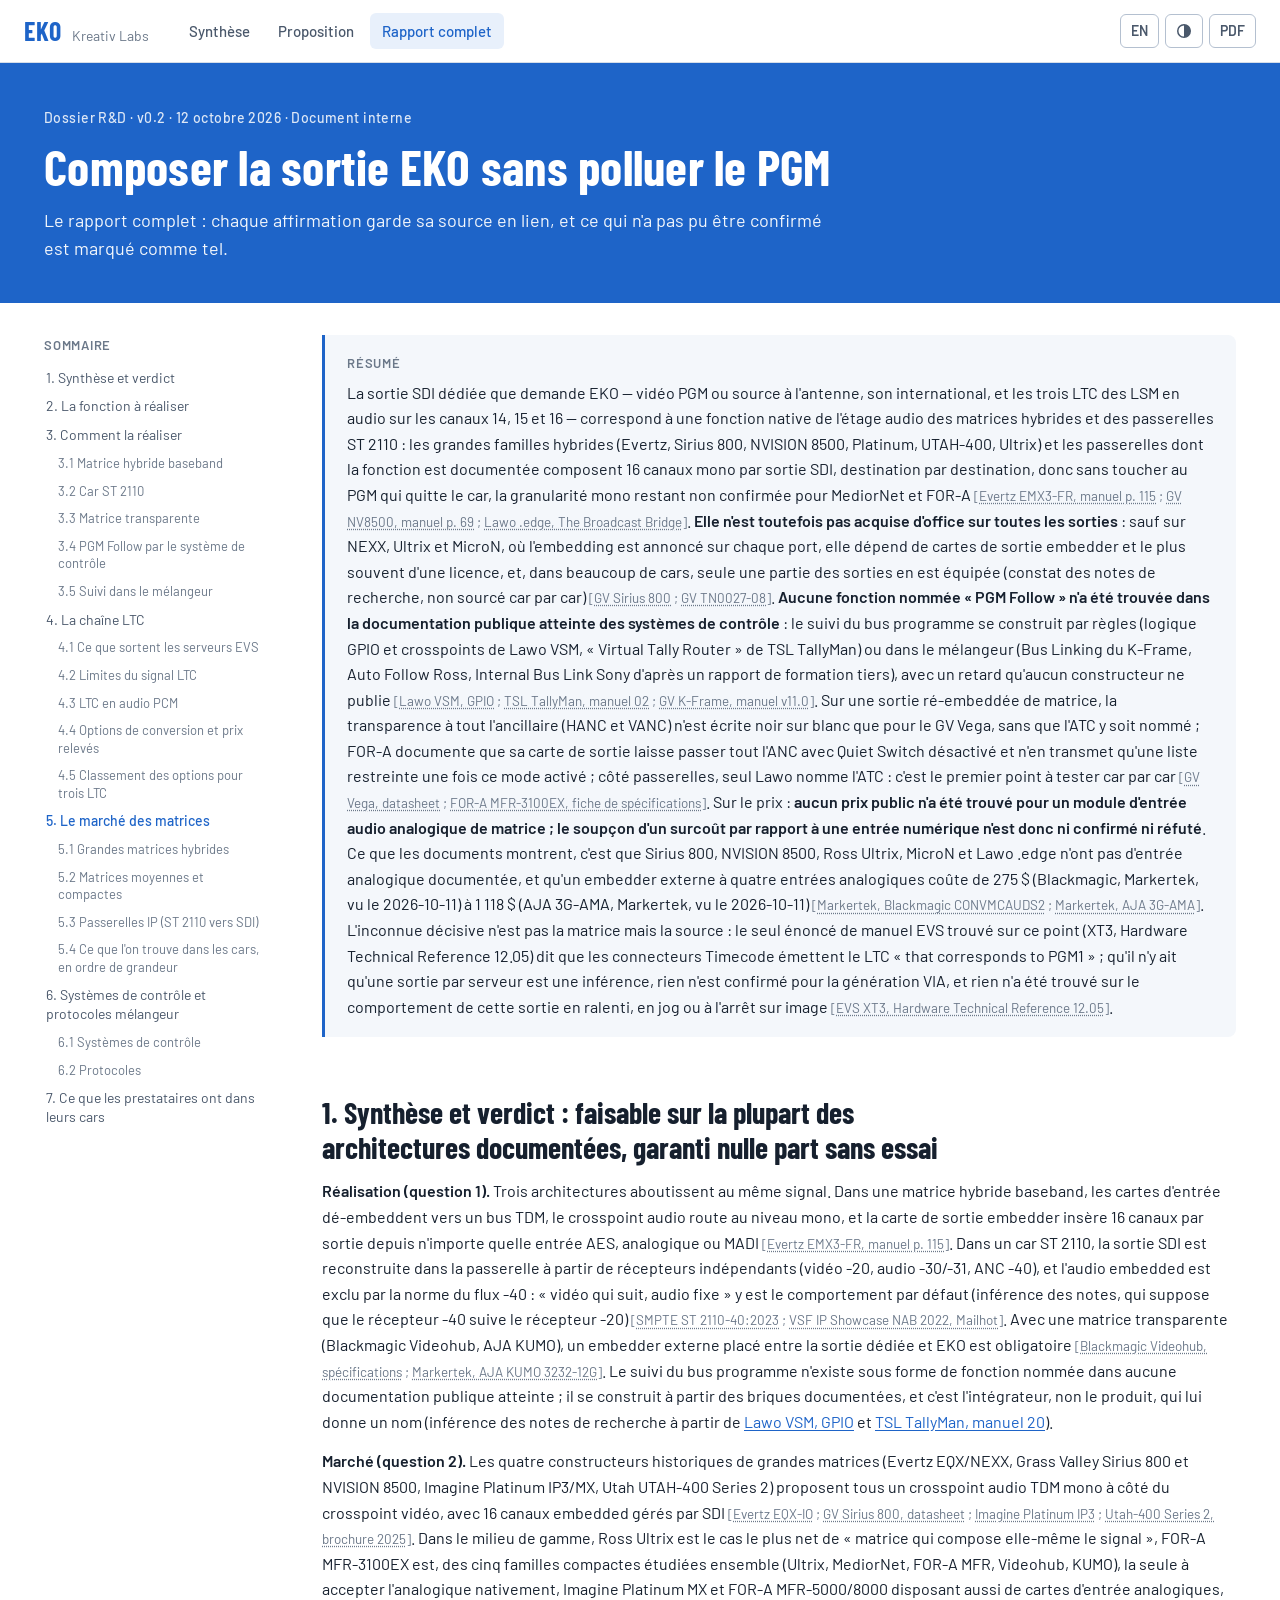
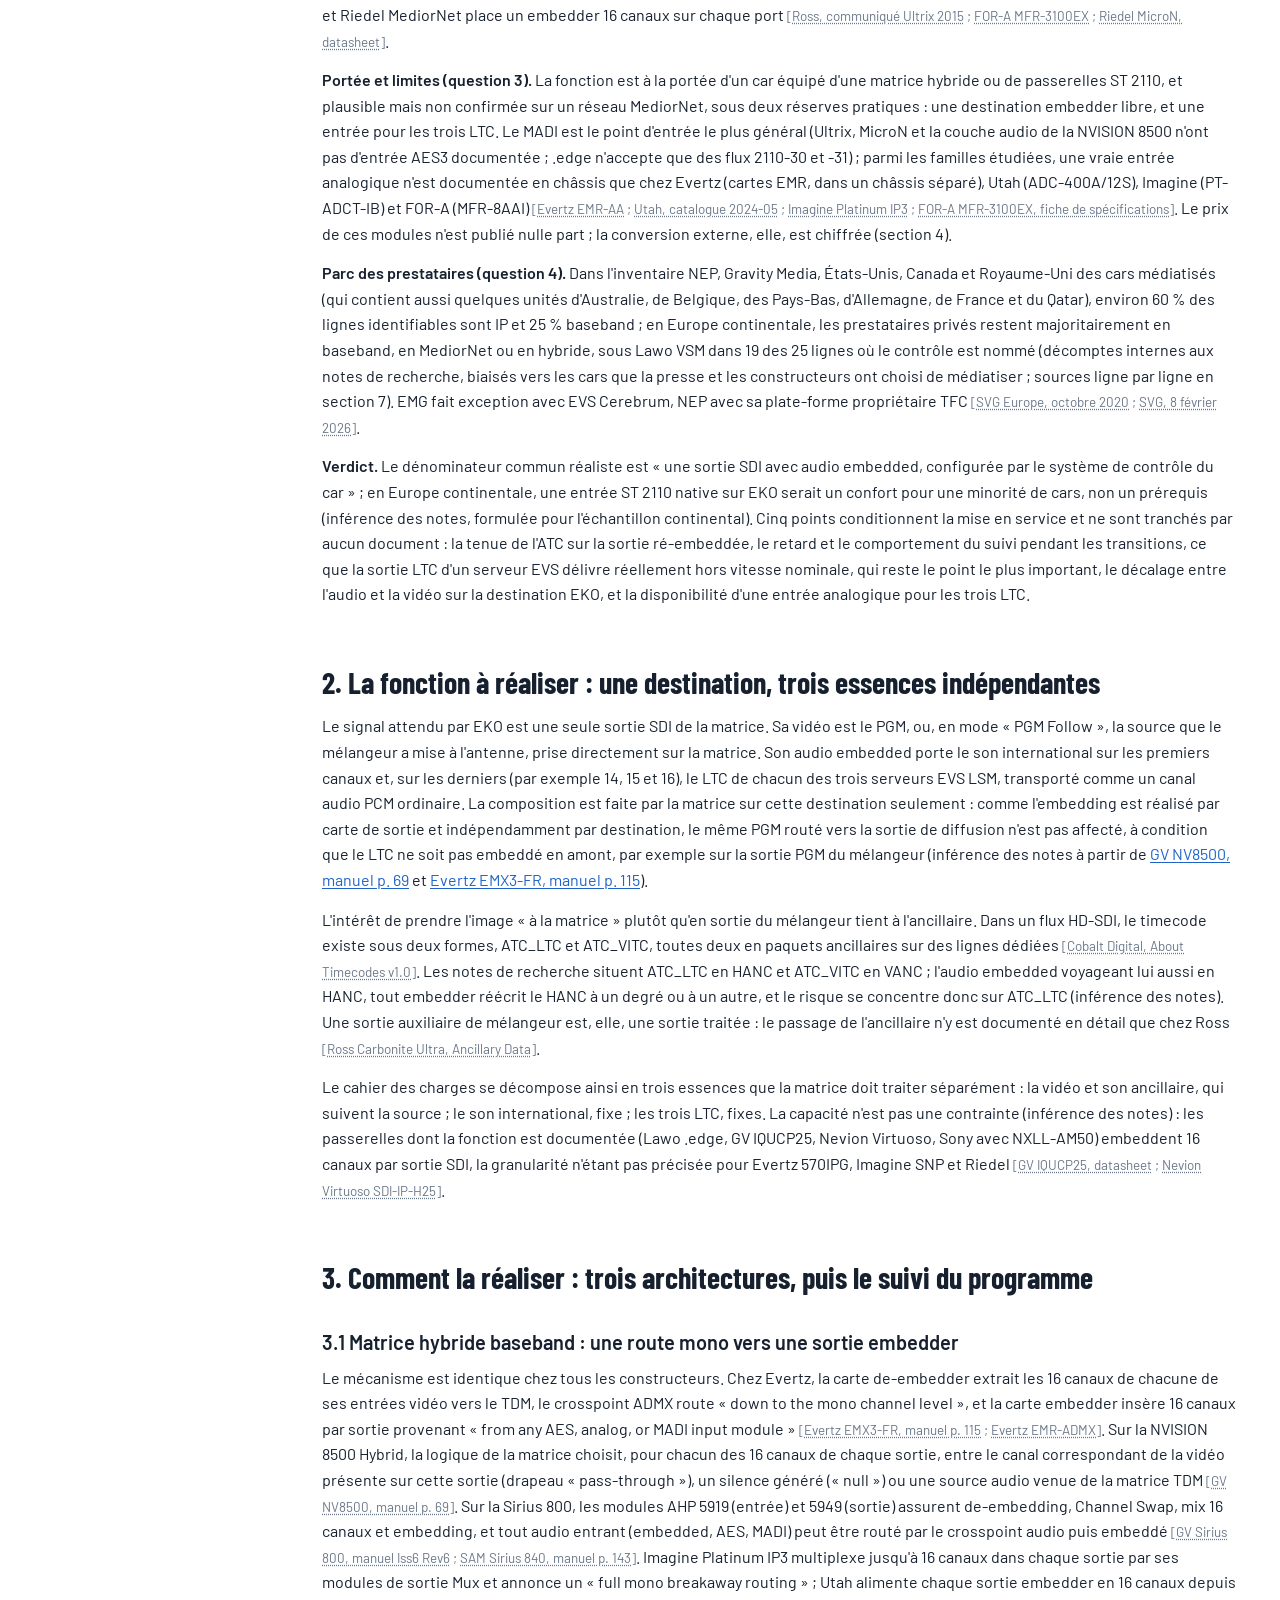
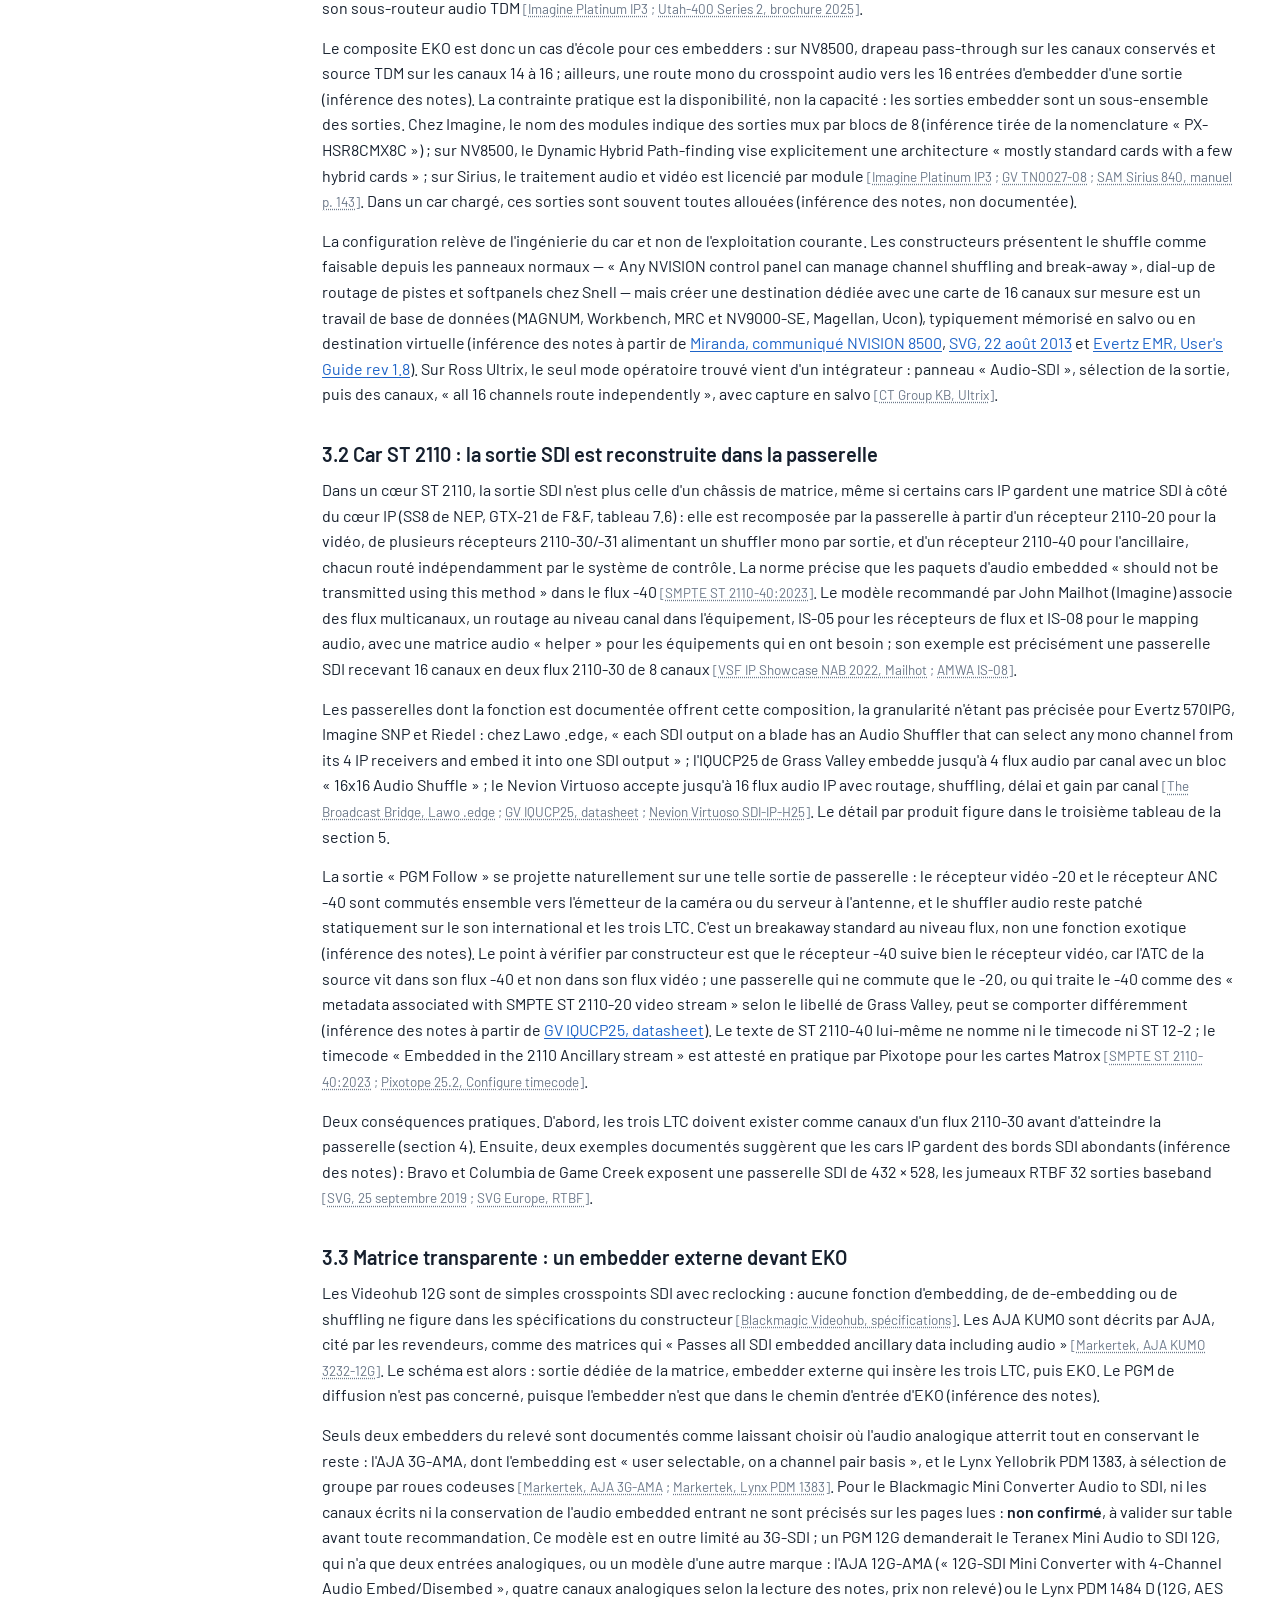
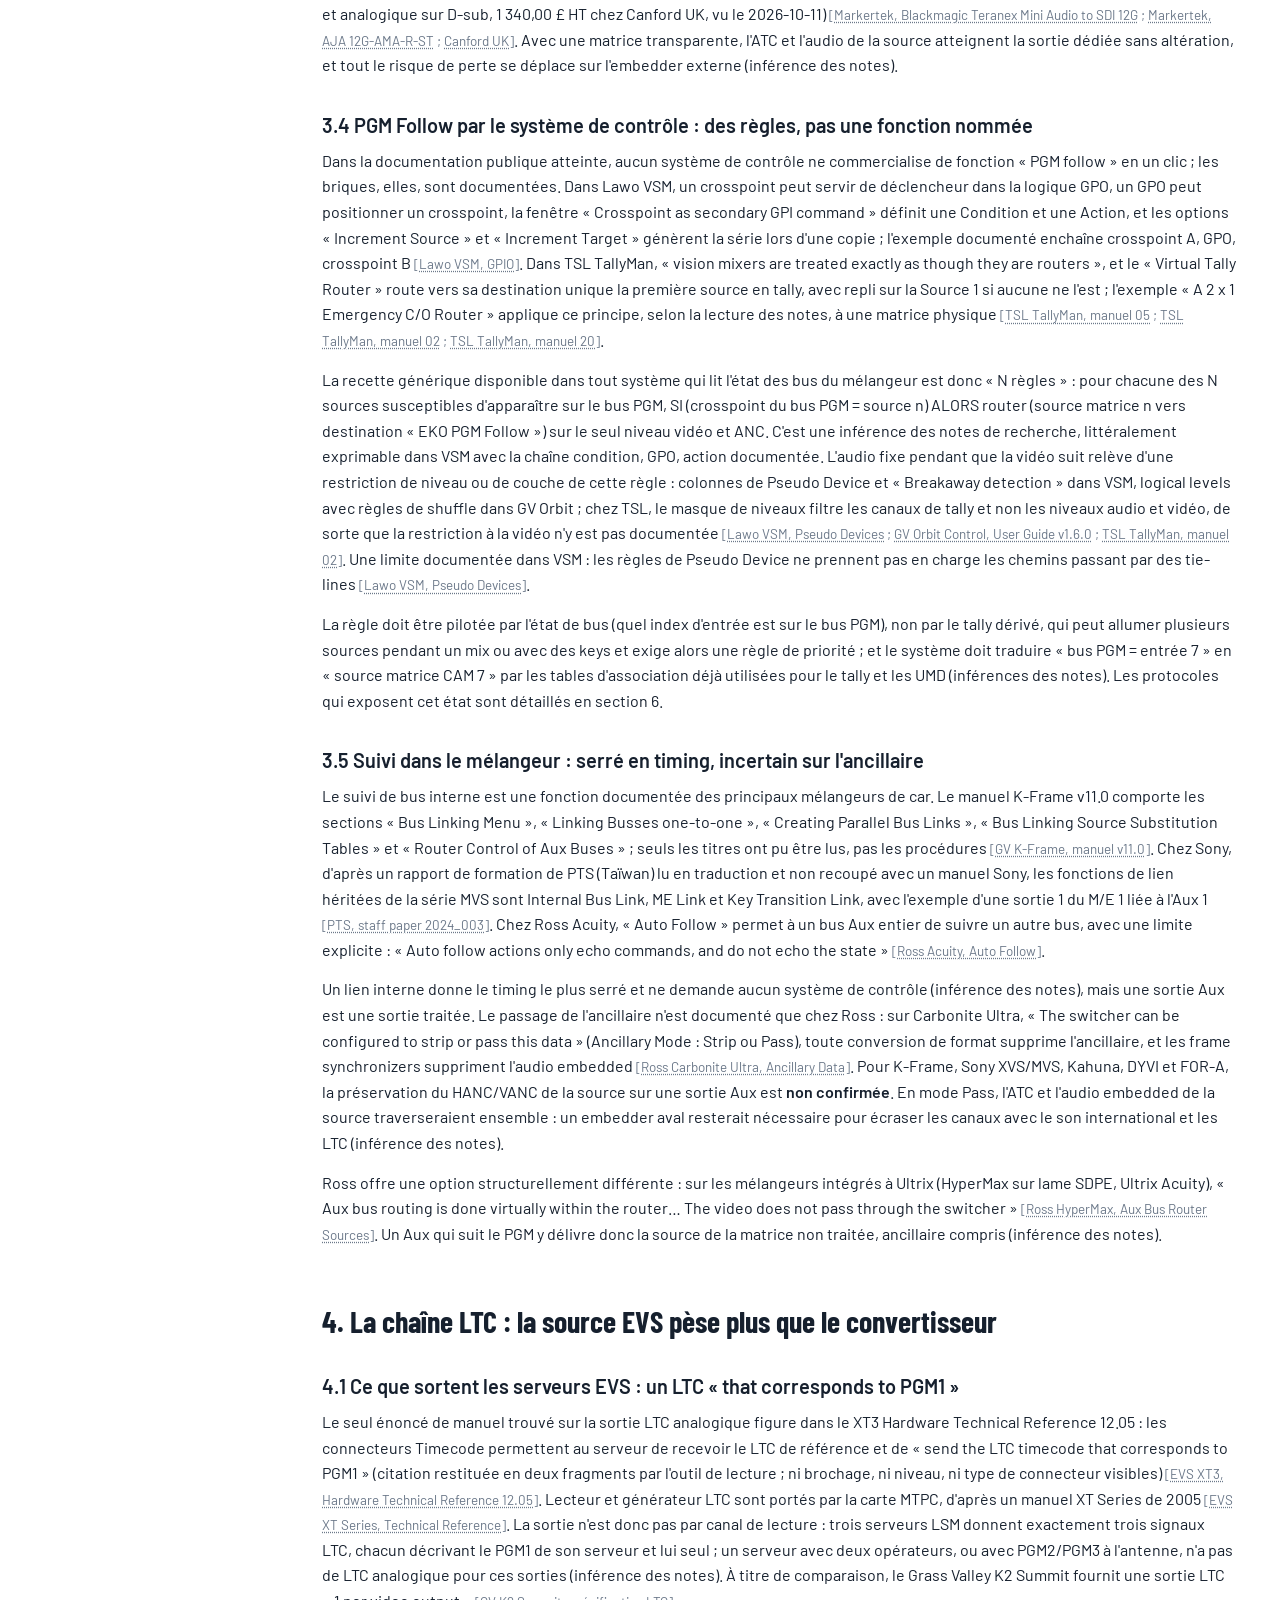
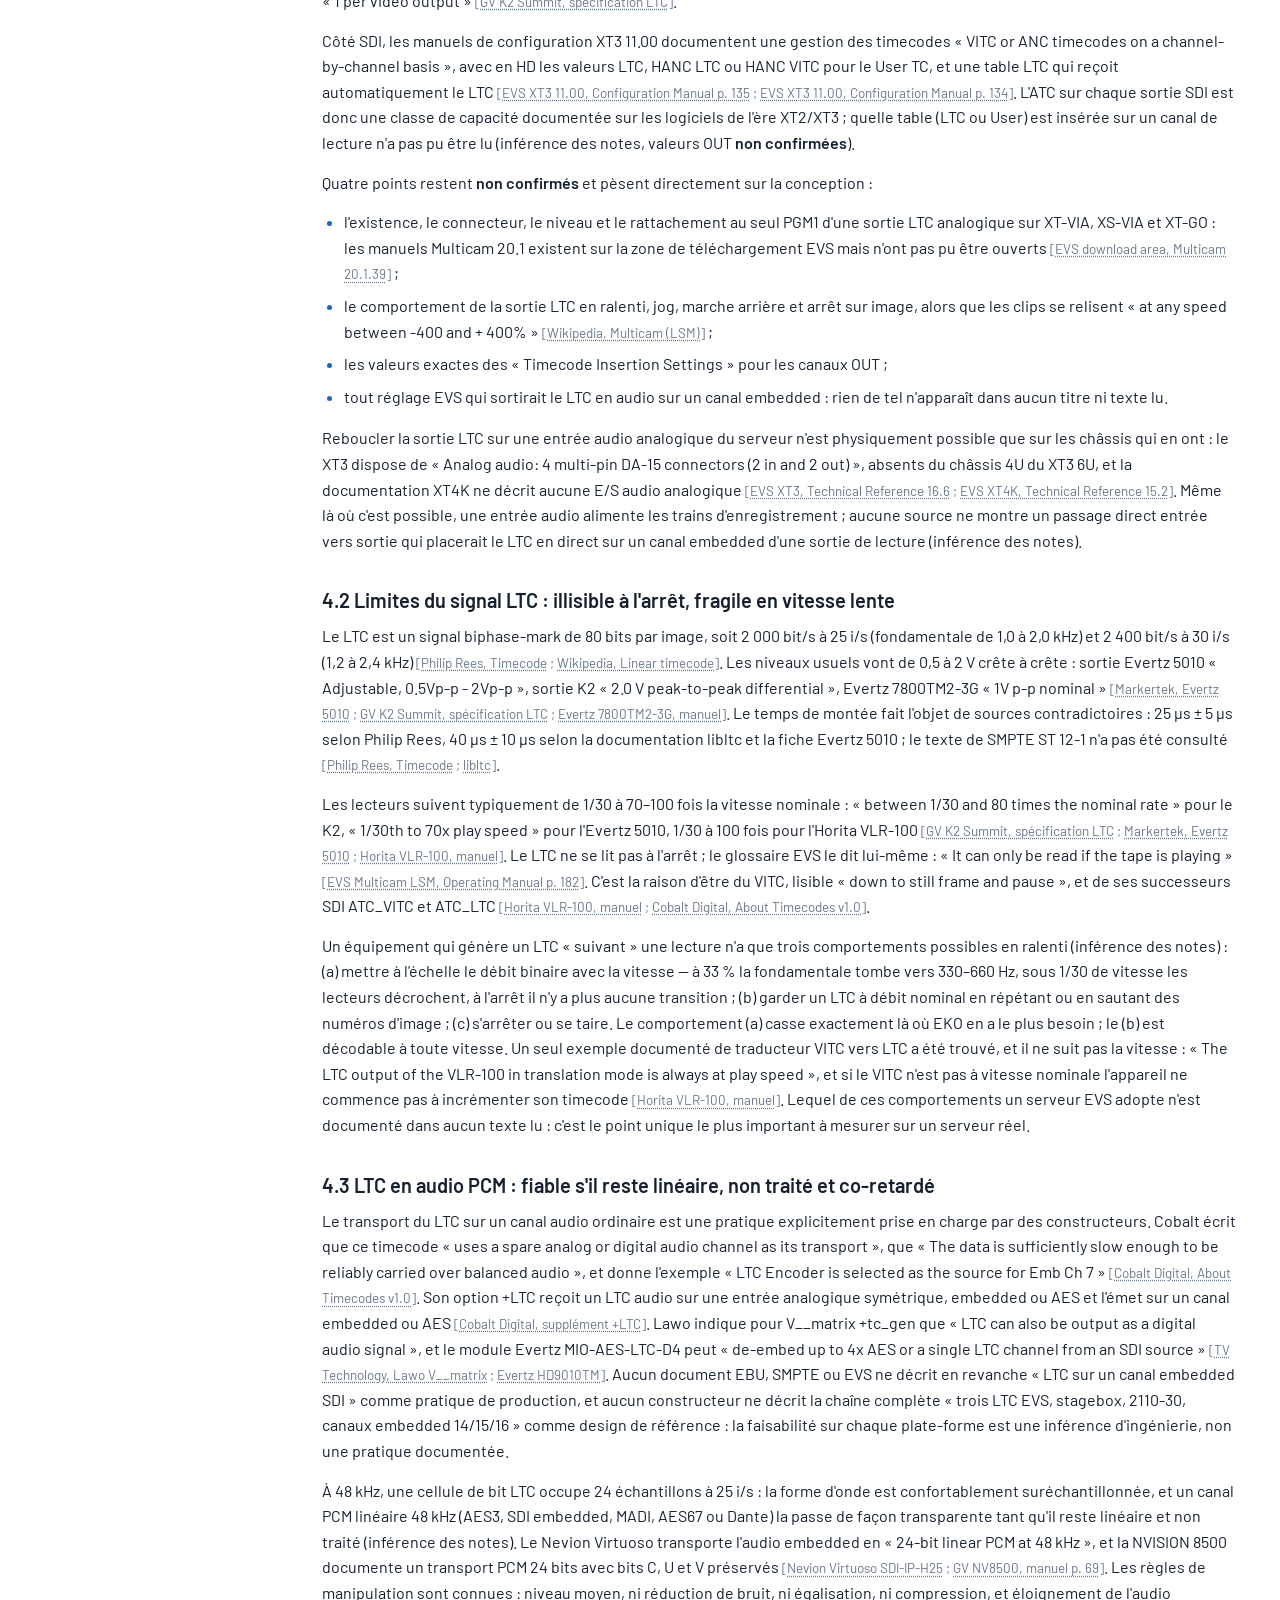
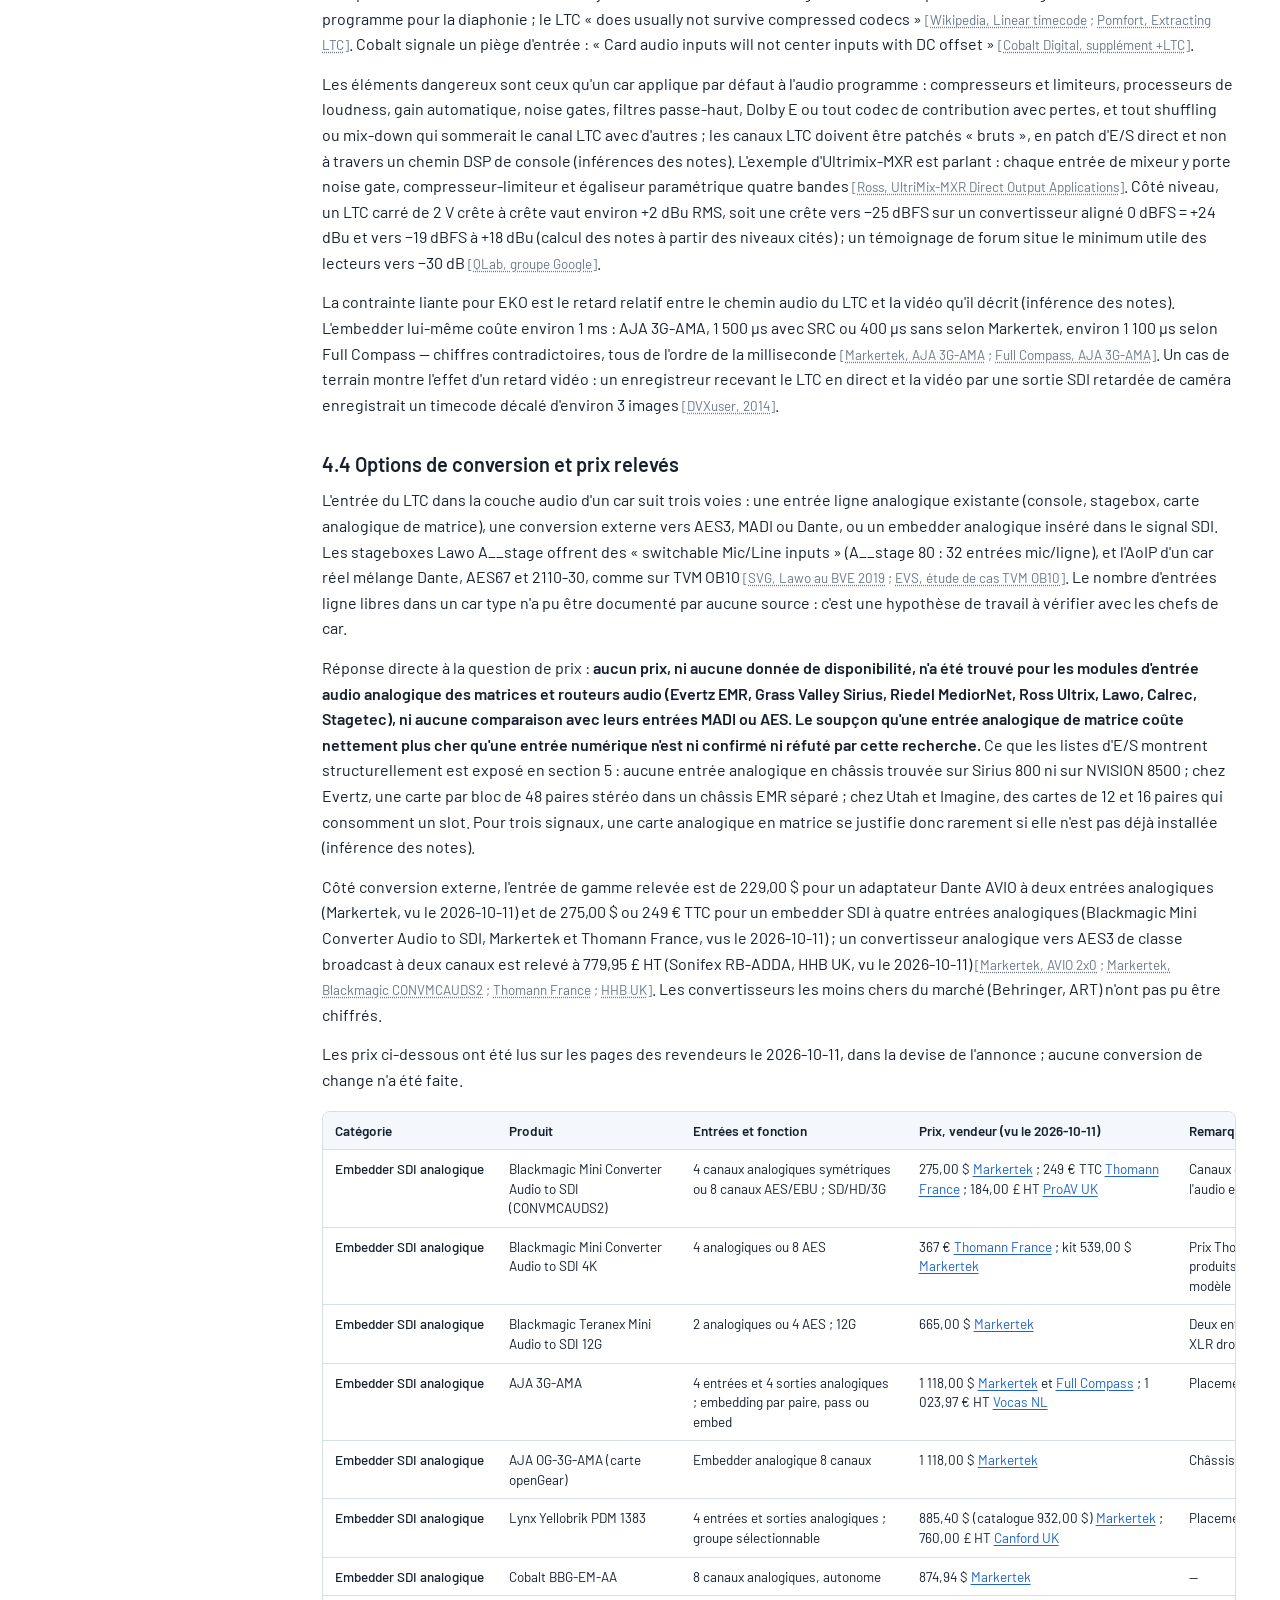
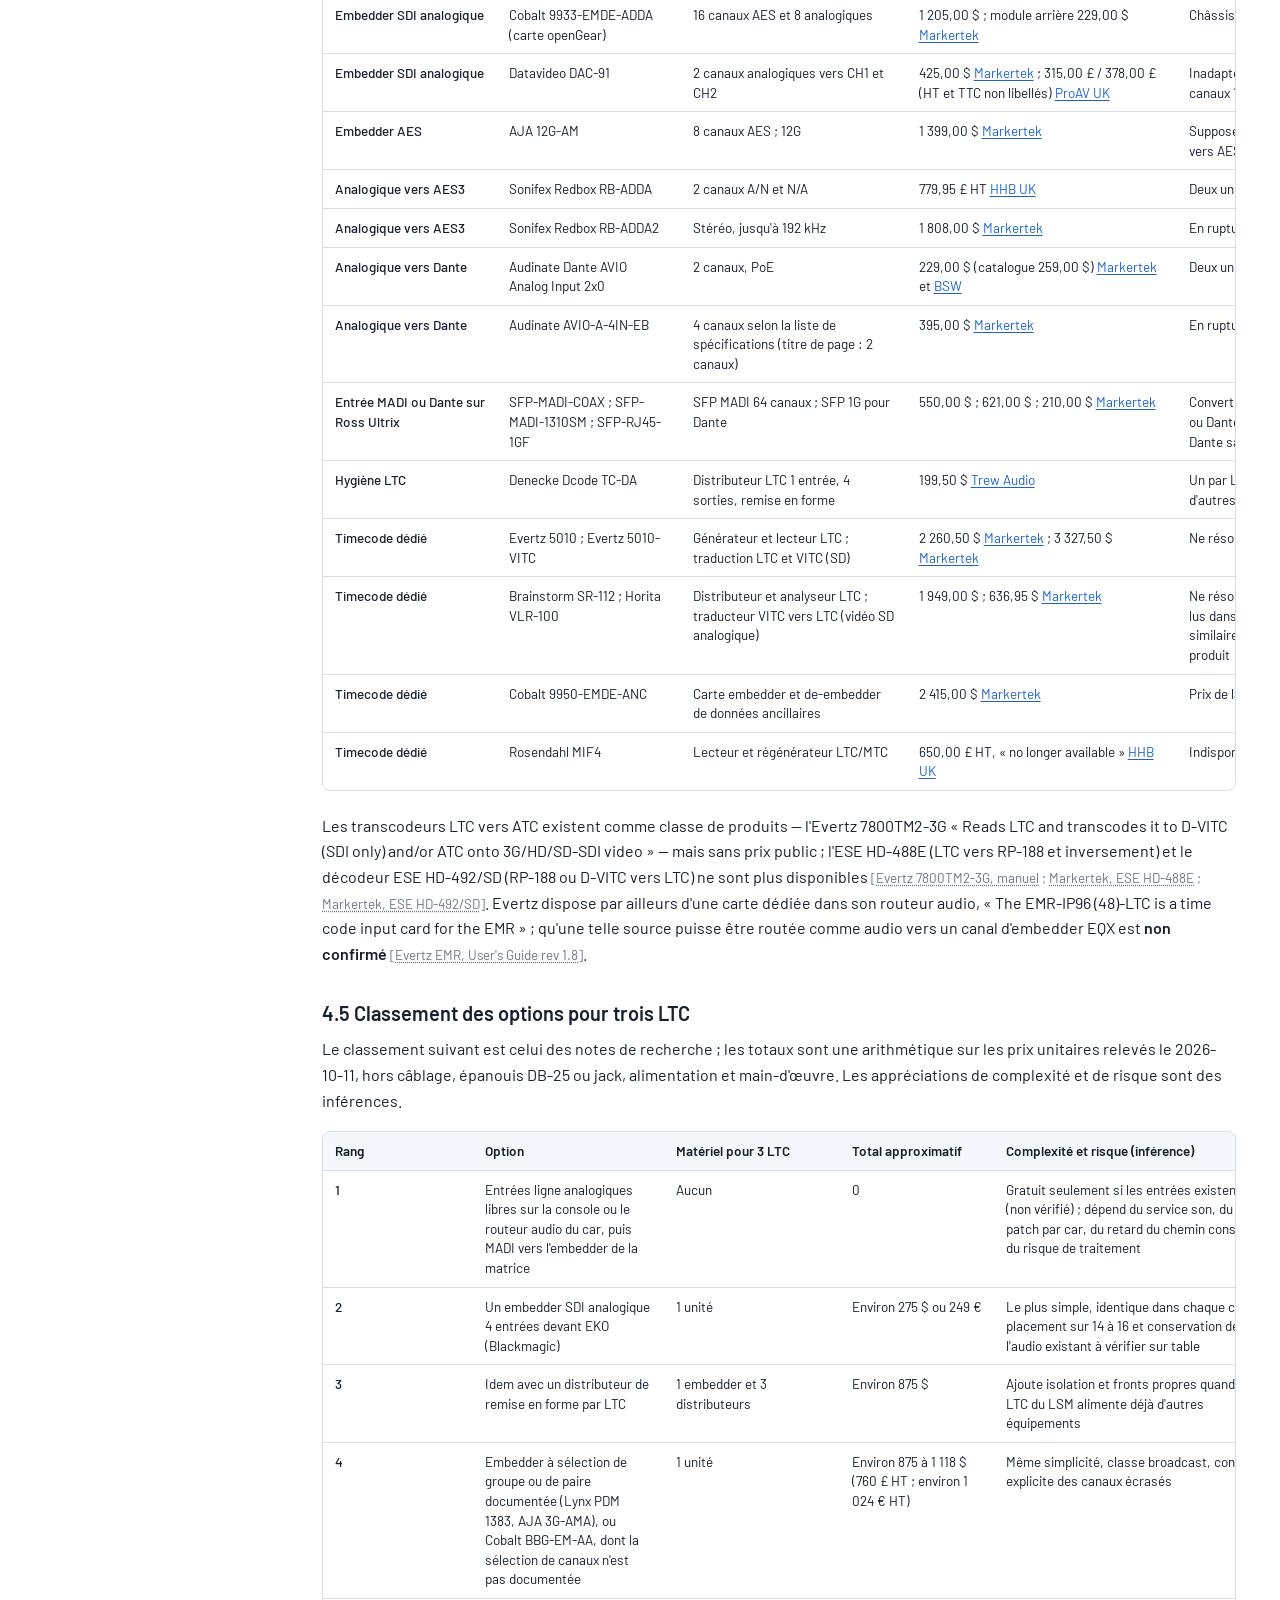
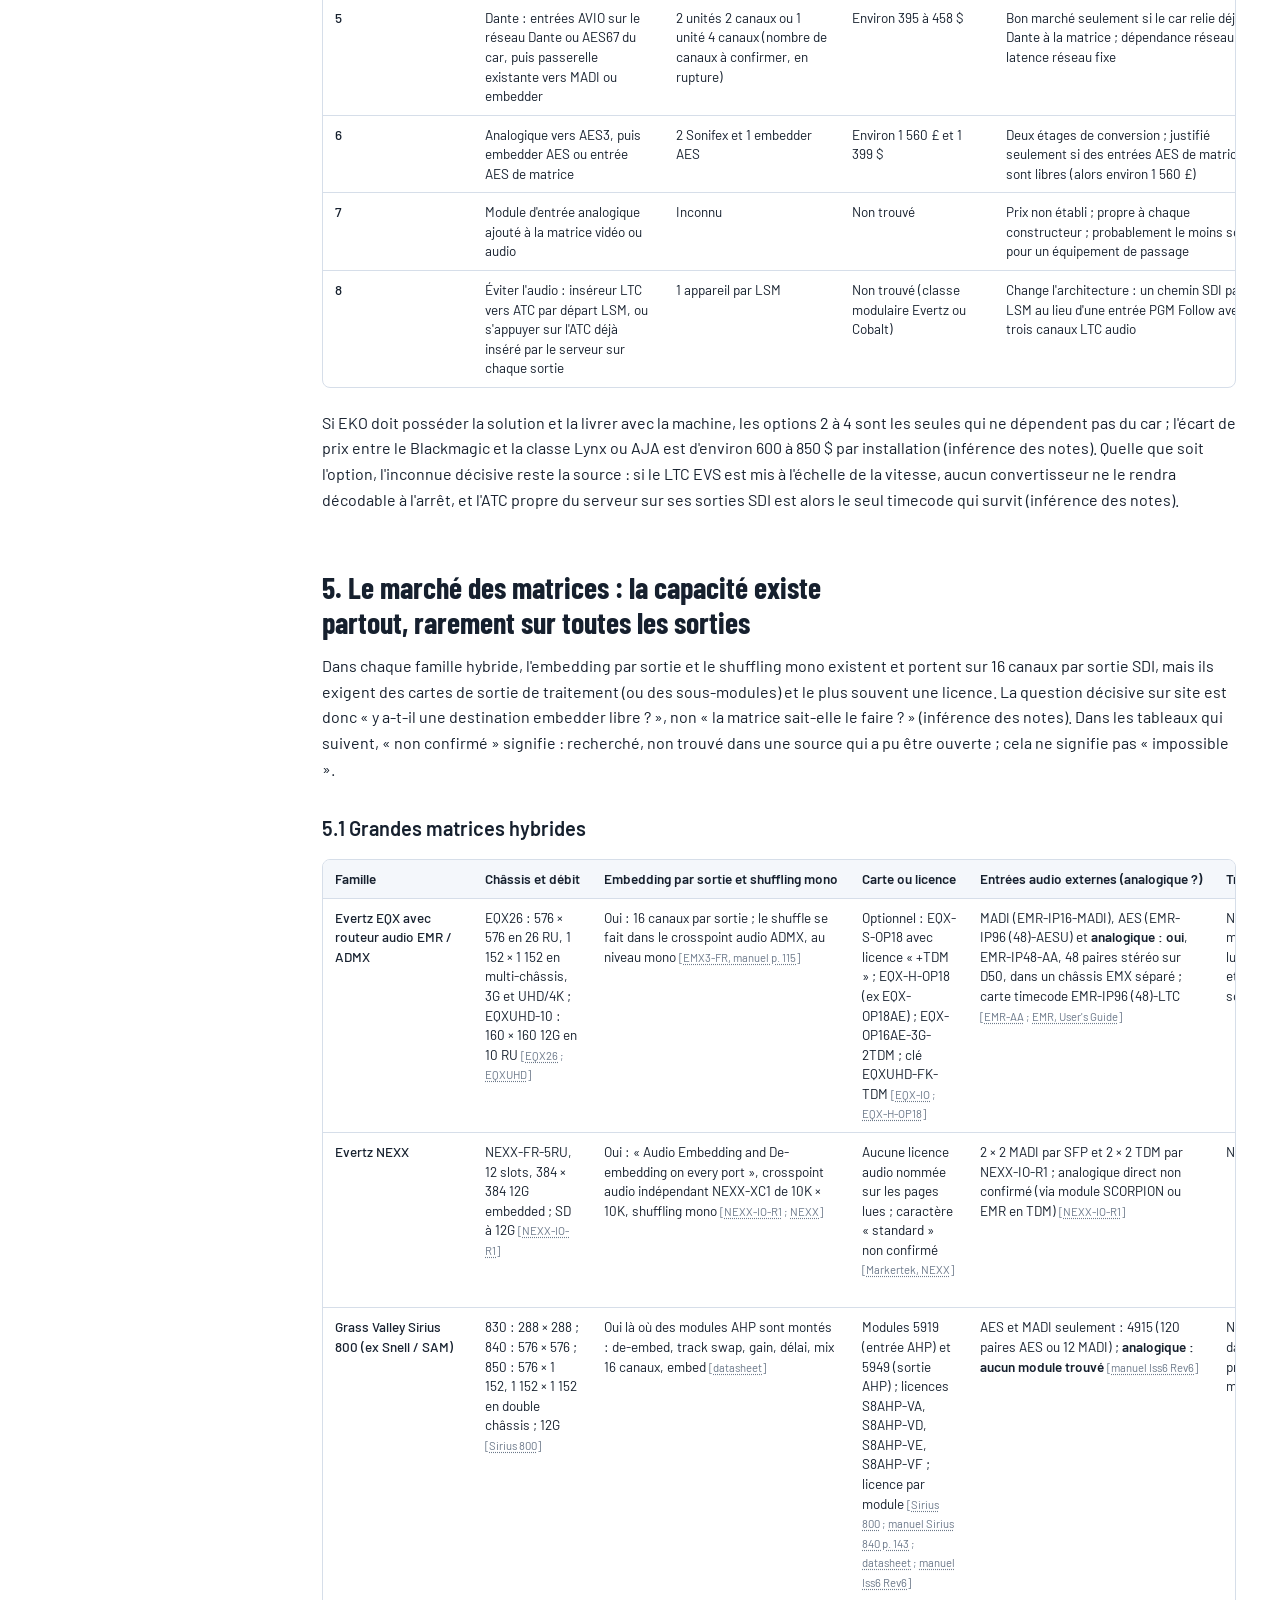
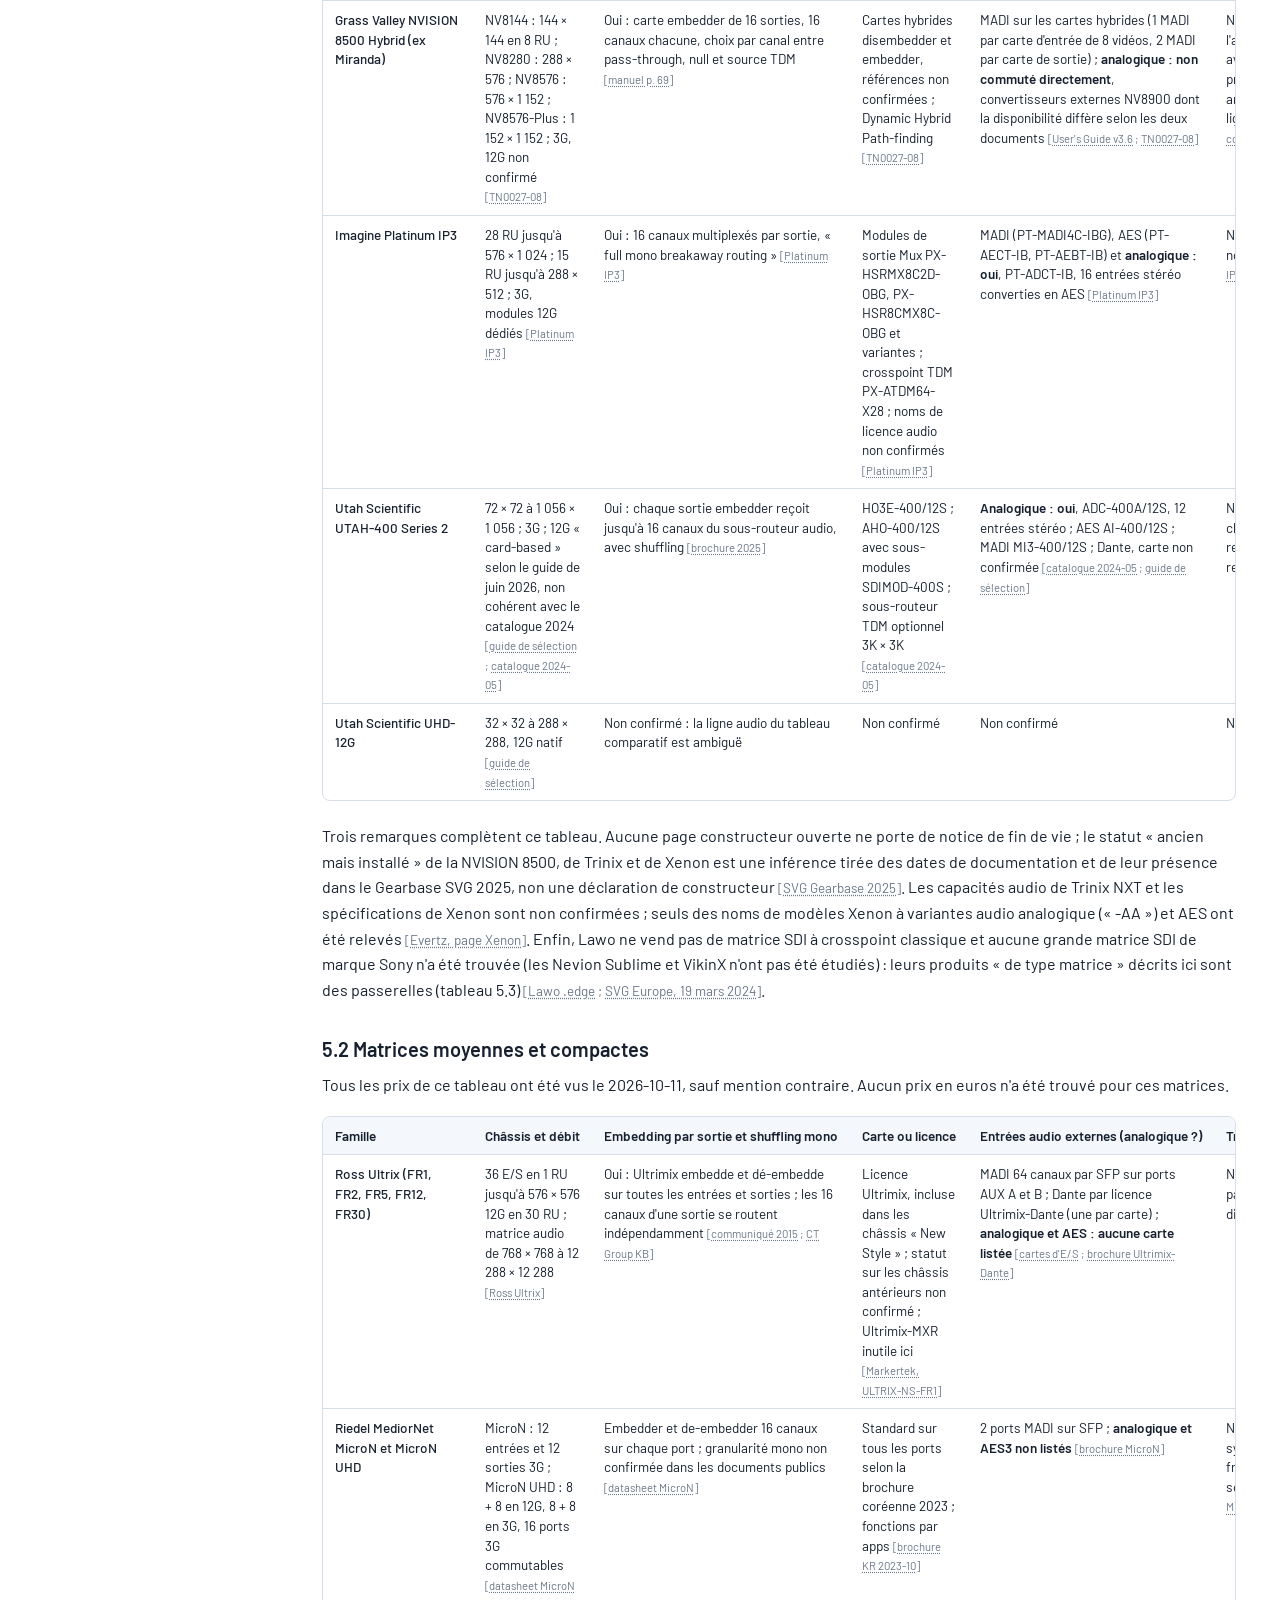
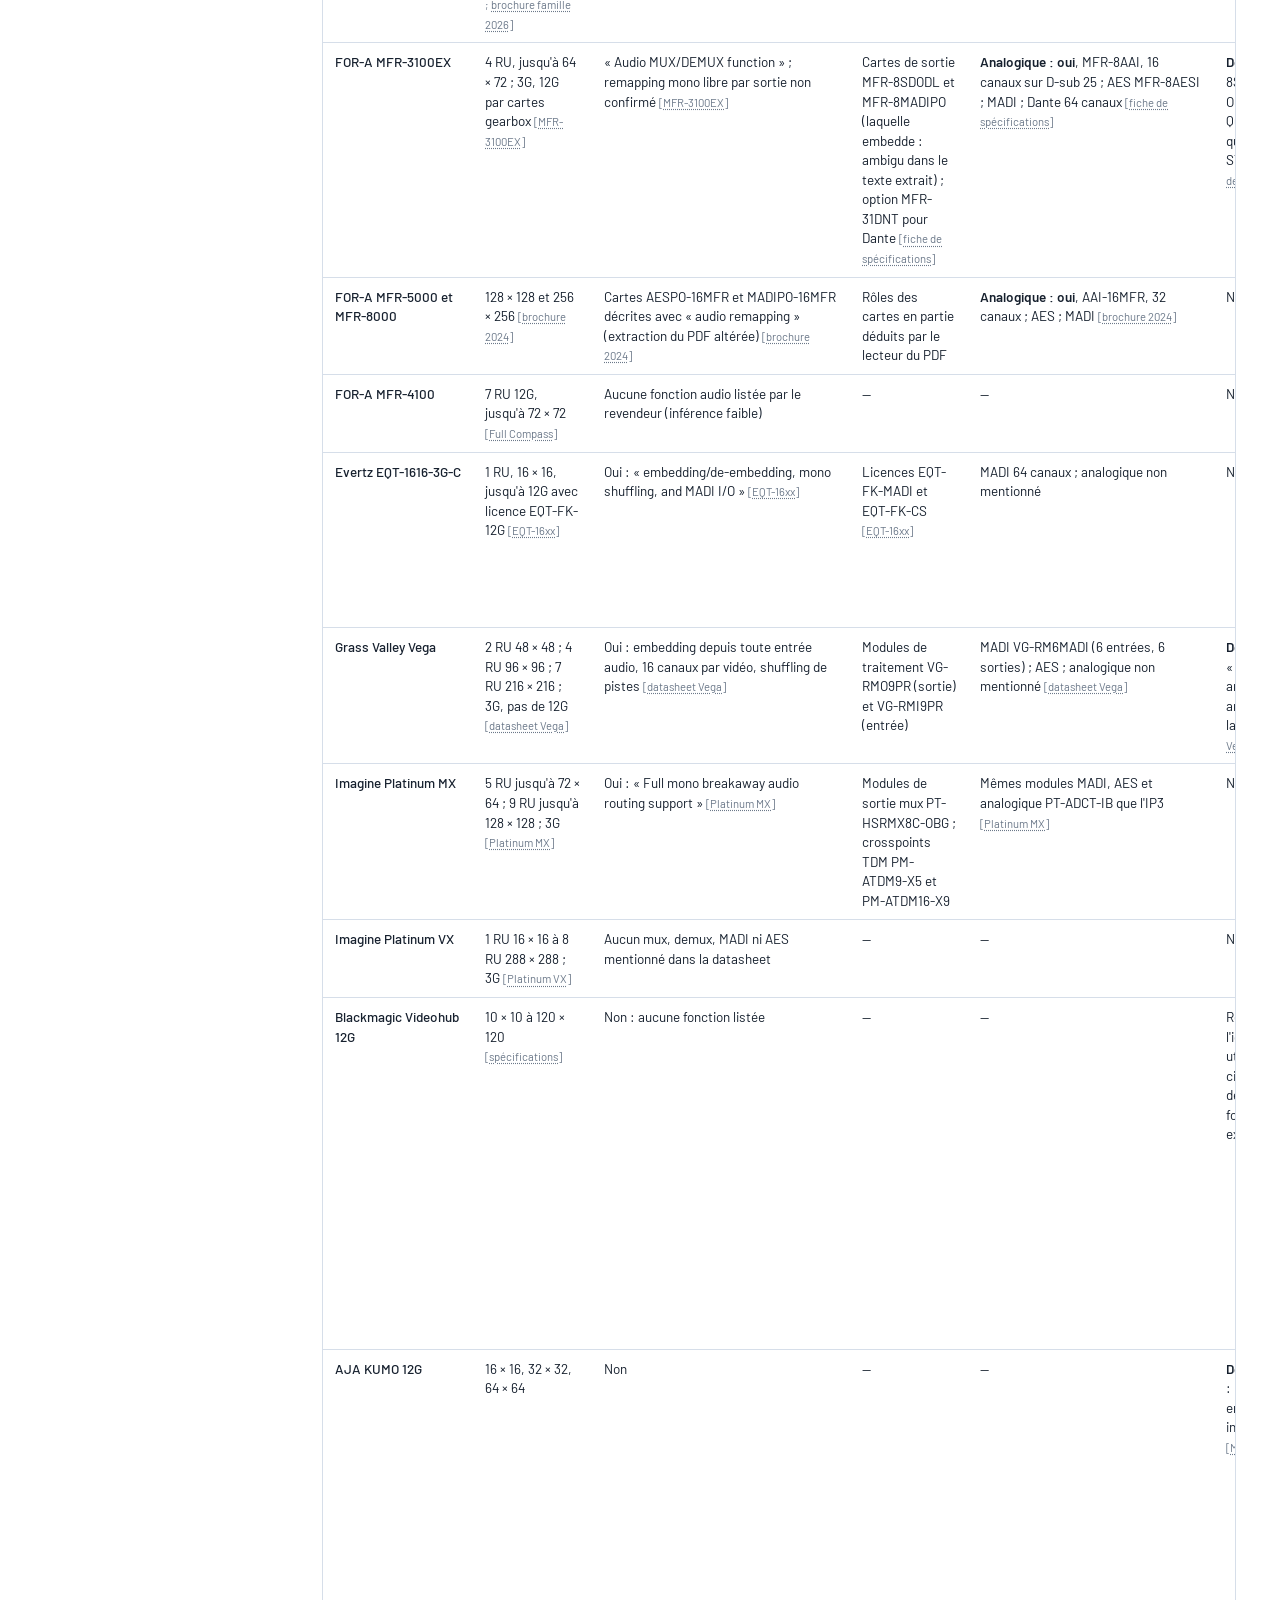
<file: rapport.html>
<!doctype html>
<html lang="fr" data-theme="light">
<head>
<meta charset="utf-8">
<meta name="viewport" content="width=device-width, initial-scale=1">
<title>Composer la sortie EKO sans polluer le PGM · EKO Matrice Follow</title>
<meta name="robots" content="noindex, nofollow">
<link rel="preconnect" href="https://fonts.googleapis.com">
<link rel="preconnect" href="https://fonts.gstatic.com" crossorigin>
<link rel="stylesheet" href="https://fonts.googleapis.com/css2?family=Barlow:wght@400;500;600;700&amp;family=Barlow+Condensed:wght@600;700&amp;display=swap">
<link rel="stylesheet" href="assets/style.css">
<script>try{var t=localStorage.getItem('eko-theme');if(t)document.documentElement.dataset.theme=t}catch(e){}</script>
</head>
<body>
<svg width="0" height="0" style="position:absolute" aria-hidden="true" focusable="false"><defs><marker id="ah-v" viewBox="0 0 10 10" refX="8" refY="5" markerWidth="7" markerHeight="7" orient="auto"><path class="ah v" d="M2 1L8 5L2 9"/></marker><marker id="ah-a" viewBox="0 0 10 10" refX="8" refY="5" markerWidth="7" markerHeight="7" orient="auto"><path class="ah a" d="M2 1L8 5L2 9"/></marker><marker id="ah-l" viewBox="0 0 10 10" refX="8" refY="5" markerWidth="7" markerHeight="7" orient="auto"><path class="ah l" d="M2 1L8 5L2 9"/></marker><marker id="ah-c" viewBox="0 0 10 10" refX="8" refY="5" markerWidth="7" markerHeight="7" orient="auto"><path class="ah c" d="M2 1L8 5L2 9"/></marker><marker id="ah-n" viewBox="0 0 10 10" refX="8" refY="5" markerWidth="7" markerHeight="7" orient="auto"><path class="ah n" d="M2 1L8 5L2 9"/></marker></defs></svg>
<div class="page report">
<header class="top">
  <a class="brand" href="index.html"><span class="brand-eko">EKO</span><span class="brand-sub">Kreativ Labs</span></a>
  <nav class="pages"><a href="index.html">Synthèse</a><a href="proposition.html">Proposition</a><a href="rapport.html" aria-current="page">Rapport complet</a></nav>
  <div class="tools">
    <a class="tool lang" href="en/report.html" hreflang="en" title="English">EN</a>
    <button class="tool" id="theme" type="button" title="Thème clair ou sombre" aria-label="Thème clair ou sombre"><svg aria-hidden="true" width="16" height="16" viewBox="0 0 16 16"><circle cx="8" cy="8" r="6.25" fill="none" stroke="currentColor" stroke-width="1.5"/><path d="M8 1.75a6.25 6.25 0 0 1 0 12.5z" fill="currentColor"/></svg></button>
    <button class="tool" id="print" type="button" title="Imprimer ou enregistrer en PDF" aria-label="Imprimer ou enregistrer en PDF">PDF</button>
  </div>
</header>
<section class="hero">
  <div class="hero-in">
    <p class="eyebrow">Dossier R&D · v0.2 · 12 octobre 2026 · Document interne</p>
    <h1>Composer la sortie EKO sans polluer le PGM</h1>
    <p class="lede">Le rapport complet : chaque affirmation garde sa source en lien, et ce qui n'a pas pu être confirmé est marqué comme tel.</p>
  </div>
</section>
<div class="layout">
  <nav class="toc" aria-label="Sommaire">
    <p class="toc-title">Sommaire</p>
    <a class="l2" href="#s1">1. Synthèse et verdict</a>
    <a class="l2" href="#s2">2. La fonction à réaliser</a>
    <a class="l2" href="#s3">3. Comment la réaliser</a>
    <a class="l3" href="#s3-1">3.1 Matrice hybride baseband</a>
    <a class="l3" href="#s3-2">3.2 Car ST 2110</a>
    <a class="l3" href="#s3-3">3.3 Matrice transparente</a>
    <a class="l3" href="#s3-4">3.4 PGM Follow par le système de contrôle</a>
    <a class="l3" href="#s3-5">3.5 Suivi dans le mélangeur</a>
    <a class="l2" href="#s4">4. La chaîne LTC</a>
    <a class="l3" href="#s4-1">4.1 Ce que sortent les serveurs EVS</a>
    <a class="l3" href="#s4-2">4.2 Limites du signal LTC</a>
    <a class="l3" href="#s4-3">4.3 LTC en audio PCM</a>
    <a class="l3" href="#s4-4">4.4 Options de conversion et prix relevés</a>
    <a class="l3" href="#s4-5">4.5 Classement des options pour trois LTC</a>
    <a class="l2" href="#s5">5. Le marché des matrices</a>
    <a class="l3" href="#s5-1">5.1 Grandes matrices hybrides</a>
    <a class="l3" href="#s5-2">5.2 Matrices moyennes et compactes</a>
    <a class="l3" href="#s5-3">5.3 Passerelles IP (ST 2110 vers SDI)</a>
    <a class="l3" href="#s5-4">5.4 Ce que l&#x27;on trouve dans les cars, en ordre de grandeur</a>
    <a class="l2" href="#s6">6. Systèmes de contrôle et protocoles mélangeur</a>
    <a class="l3" href="#s6-1">6.1 Systèmes de contrôle</a>
    <a class="l3" href="#s6-2">6.2 Protocoles</a>
    <a class="l2" href="#s7">7. Ce que les prestataires ont dans leurs cars</a>
    <a class="l3" href="#s7-1">7.1 France</a>
    <a class="l3" href="#s7-2">7.2 Belgique et Pays-Bas</a>
    <a class="l3" href="#s7-3">7.3 Allemagne, Autriche et Suisse</a>
    <a class="l3" href="#s7-4">7.4 Espagne, Italie et cars software-defined</a>
    <a class="l3" href="#s7-5">7.5 Royaume-Uni et Irlande</a>
    <a class="l3" href="#s7-6">7.6 Amérique du Nord</a>
    <a class="l3" href="#s7-7">7.7 Australie et Moyen-Orient</a>
    <a class="l3" href="#s7-8">7.8 Les tendances</a>
    <a class="l2" href="#s8">8. Est-ce à la portée d&#x27;un car ? Grille par type de car</a>
    <a class="l2" href="#s9">9. Limites et points à tester</a>
    <a class="l2" href="#s10">10. Questions à poser au chef de car</a>
    <a class="l2" href="#s11">11. Lacunes de cette recherche</a>
  </nav>
  <main>
<section class="abstract"><p class="abstract-title">Résumé</p><p>La sortie SDI dédiée que demande EKO — vidéo PGM ou source à l'antenne, son international, et les trois LTC des LSM en audio sur les canaux 14, 15 et 16 — correspond à une fonction native de l'étage audio des matrices hybrides et des passerelles ST 2110 : les grandes familles hybrides (Evertz, Sirius 800, NVISION 8500, Platinum, UTAH-400, Ultrix) et les passerelles dont la fonction est documentée composent 16 canaux mono par sortie SDI, destination par destination, donc sans toucher au PGM qui quitte le car, la granularité mono restant non confirmée pour MediorNet et FOR-A <span class="cite"><a target="_blank" rel="noopener" href="https://www.manualslib.com/manual/1276714/Evertz-Emx3-Fr.html?page=115">Evertz EMX3-FR, manuel p. 115</a> ; <a target="_blank" rel="noopener" href="https://www.manualslib.com/manual/937182/Grass-Valley-Nv8500-Series.html?page=69">GV NV8500, manuel p. 69</a> ; <a target="_blank" rel="noopener" href="https://www.thebroadcastbridge.com/content/entry/20797/lawos-.edge-receives-audio-supercharge-and-provides-color-correction">Lawo .edge, The Broadcast Bridge</a></span>. <strong>Elle n'est toutefois pas acquise d'office sur toutes les sorties</strong> : sauf sur NEXX, Ultrix et MicroN, où l'embedding est annoncé sur chaque port, elle dépend de cartes de sortie embedder et le plus souvent d'une licence, et, dans beaucoup de cars, seule une partie des sorties en est équipée (constat des notes de recherche, non sourcé car par car) <span class="cite"><a target="_blank" rel="noopener" href="https://www.grassvalley.com/products/sirius_800_series/">GV Sirius 800</a> ; <a target="_blank" rel="noopener" href="https://grassvalley.com/docs/Release_Notes/routers/nvision_8500/TN0027-08_NV8500_Pre-Installation_Guide.pdf">GV TN0027-08</a></span>. <strong>Aucune fonction nommée « PGM Follow » n'a été trouvée dans la documentation publique atteinte des systèmes de contrôle</strong> : le suivi du bus programme se construit par règles (logique GPIO et crosspoints de Lawo VSM, « Virtual Tally Router » de TSL TallyMan) ou dans le mélangeur (Bus Linking du K-Frame, Auto Follow Ross, Internal Bus Link Sony d'après un rapport de formation tiers), avec un retard qu'aucun constructeur ne publie <span class="cite"><a target="_blank" rel="noopener" href="https://docs.lawo.com/vsm-ip-broadcast-control-system/vsmstudio-user-manual/vsmstudio-gpio">Lawo VSM, GPIO</a> ; <a target="_blank" rel="noopener" href="https://www.tslproducts.com/media/1324/02-router-set-up.pdf">TSL TallyMan, manuel 02</a> ; <a target="_blank" rel="noopener" href="https://gvcmsumb.grassvalley.com/docs/Manuals/switchers/kayenne/071-8963-01-AB_Kayenne_Karrera_GV_Korona_K-Frame_User_v11.0.pdf">GV K-Frame, manuel v11.0</a></span>. Sur une sortie ré-embeddée de matrice, la transparence à tout l'ancillaire (HANC et VANC) n'est écrite noir sur blanc que pour le GV Vega, sans que l'ATC y soit nommé ; FOR-A documente que sa carte de sortie laisse passer tout l'ANC avec Quiet Switch désactivé et n'en transmet qu'une liste restreinte une fois ce mode activé ; côté passerelles, seul Lawo nomme l'ATC : c'est le premier point à tester car par car <span class="cite"><a target="_blank" rel="noopener" href="https://gvcmsumb.grassvalley.com/media/pnrpxpoz/vega_ds-pub-3-0722a-en.pdf">GV Vega, datasheet</a> ; <a target="_blank" rel="noopener" href="https://www.for-a.com/products/mfr3100ex/items/MFR-3100EX-E-SPEC-E1R1.pdf">FOR-A MFR-3100EX, fiche de spécifications</a></span>. Sur le prix : <strong>aucun prix public n'a été trouvé pour un module d'entrée audio analogique de matrice ; le soupçon d'un surcoût par rapport à une entrée numérique n'est donc ni confirmé ni réfuté</strong>. Ce que les documents montrent, c'est que Sirius 800, NVISION 8500, Ross Ultrix, MicroN et Lawo .edge n'ont pas d'entrée analogique documentée, et qu'un embedder externe à quatre entrées analogiques coûte de 275 $ (Blackmagic, Markertek, vu le 2026-10-11) à 1 118 $ (AJA 3G-AMA, Markertek, vu le 2026-10-11) <span class="cite"><a target="_blank" rel="noopener" href="https://www.markertek.com/product/bmd-convmcauds2/blackmagic-convmcauds2-mini-converter-audio-to-sdi-embedder">Markertek, Blackmagic CONVMCAUDS2</a> ; <a target="_blank" rel="noopener" href="https://www.markertek.com/product/aja-3g-ama/aja-3g-ama-3g-sdi-analog-audio-embedder-disembedder">Markertek, AJA 3G-AMA</a></span>. L'inconnue décisive n'est pas la matrice mais la source : le seul énoncé de manuel EVS trouvé sur ce point (XT3, Hardware Technical Reference 12.05) dit que les connecteurs Timecode émettent le LTC « that corresponds to PGM1 » ; qu'il n'y ait qu'une sortie par serveur est une inférence, rien n'est confirmé pour la génération VIA, et rien n'a été trouvé sur le comportement de cette sortie en ralenti, en jog ou à l'arrêt sur image <span class="cite"><a target="_blank" rel="noopener" href="https://manualzilla.com/doc/5929487/369-m__hardware-technical-reference?page=67">EVS XT3, Hardware Technical Reference 12.05</a></span>.</p></section>

<h2 id="s1">1. Synthèse et verdict : faisable sur la plupart des architectures documentées, garanti nulle part sans essai</h2>
<p><strong>Réalisation (question 1).</strong> Trois architectures aboutissent au même signal. Dans une matrice hybride baseband, les cartes d'entrée dé-embeddent vers un bus TDM, le crosspoint audio route au niveau mono, et la carte de sortie embedder insère 16 canaux par sortie depuis n'importe quelle entrée AES, analogique ou MADI <span class="cite"><a target="_blank" rel="noopener" href="https://www.manualslib.com/manual/1276714/Evertz-Emx3-Fr.html?page=115">Evertz EMX3-FR, manuel p. 115</a></span>. Dans un car ST 2110, la sortie SDI est reconstruite dans la passerelle à partir de récepteurs indépendants (vidéo -20, audio -30/-31, ANC -40), et l'audio embedded est exclu par la norme du flux -40 : « vidéo qui suit, audio fixe » y est le comportement par défaut (inférence des notes, qui suppose que le récepteur -40 suive le récepteur -20) <span class="cite"><a target="_blank" rel="noopener" href="https://pub.smpte.org/pub/st2110-40/st2110-40-2023.pdf">SMPTE ST 2110-40:2023</a> ; <a target="_blank" rel="noopener" href="https://potato.vsf.tv/events_archive/2022-04_NABShow2022/IPS-NAB2022-monoAudio-tuesday-1030-mailhot-v1.pdf">VSF IP Showcase NAB 2022, Mailhot</a></span>. Avec une matrice transparente (Blackmagic Videohub, AJA KUMO), un embedder externe placé entre la sortie dédiée et EKO est obligatoire <span class="cite"><a target="_blank" rel="noopener" href="https://www.blackmagicdesign.com/products/blackmagicvideohub/techspecs/W-VHS-23">Blackmagic Videohub, spécifications</a> ; <a target="_blank" rel="noopener" href="https://www.markertek.com/product/aja-kumo-323212g/aja-kumo-3232-12g-compact-32x32-12g-sdi-router-for-4k-ultra-hd">Markertek, AJA KUMO 3232-12G</a></span>. Le suivi du bus programme n'existe sous forme de fonction nommée dans aucune documentation publique atteinte ; il se construit à partir des briques documentées, et c'est l'intégrateur, non le produit, qui lui donne un nom (inférence des notes de recherche à partir de <a target="_blank" rel="noopener" href="https://docs.lawo.com/vsm-ip-broadcast-control-system/vsmstudio-user-manual/vsmstudio-gpio">Lawo VSM, GPIO</a> et <a target="_blank" rel="noopener" href="https://www.tslproducts.com/media/1347/20-examples.pdf">TSL TallyMan, manuel 20</a>).</p>
<p><strong>Marché (question 2).</strong> Les quatre constructeurs historiques de grandes matrices (Evertz EQX/NEXX, Grass Valley Sirius 800 et NVISION 8500, Imagine Platinum IP3/MX, Utah UTAH-400 Series 2) proposent tous un crosspoint audio TDM mono à côté du crosspoint vidéo, avec 16 canaux embedded gérés par SDI <span class="cite"><a target="_blank" rel="noopener" href="https://evertz.com/products/EQX-IO">Evertz EQX-IO</a> ; <a target="_blank" rel="noopener" href="https://gvcmsumb.grassvalley.com/media/me1g2siz/sirius-800_ds-pub-3-0711c-en.pdf">GV Sirius 800, datasheet</a> ; <a target="_blank" rel="noopener" href="https://imaginecommunications.com/insights-and-resources/platinum-ip3-router">Imagine Platinum IP3</a> ; <a target="_blank" rel="noopener" href="https://utahscientific.com/wp-content/uploads/2022/09/Utah-400-Series-2_2025-1.pdf">Utah-400 Series 2, brochure 2025</a></span>. Dans le milieu de gamme, Ross Ultrix est le cas le plus net de « matrice qui compose elle-même le signal », FOR-A MFR-3100EX est, des cinq familles compactes étudiées ensemble (Ultrix, MediorNet, FOR-A MFR, Videohub, KUMO), la seule à accepter l'analogique nativement, Imagine Platinum MX et FOR-A MFR-5000/8000 disposant aussi de cartes d'entrée analogiques, et Riedel MediorNet place un embedder 16 canaux sur chaque port <span class="cite"><a target="_blank" rel="noopener" href="https://www.rossvideo.com/company/media/news-releases/ross-video-launches-ultrix-the-ultimate-connectivity-platform">Ross, communiqué Ultrix 2015</a> ; <a target="_blank" rel="noopener" href="https://www.for-a.com/products/mfr3100ex/">FOR-A MFR-3100EX</a> ; <a target="_blank" rel="noopener" href="https://www.riedel.net/fileadmin/user_upload/11-products_neu/media-networks/micron/Hardware/06-210DB00EG-A10_Datasheet_MN-MicroN-2.pdf">Riedel MicroN, datasheet</a></span>.</p>
<p><strong>Portée et limites (question 3).</strong> La fonction est à la portée d'un car équipé d'une matrice hybride ou de passerelles ST 2110, et plausible mais non confirmée sur un réseau MediorNet, sous deux réserves pratiques : une destination embedder libre, et une entrée pour les trois LTC. Le MADI est le point d'entrée le plus général (Ultrix, MicroN et la couche audio de la NVISION 8500 n'ont pas d'entrée AES3 documentée ; .edge n'accepte que des flux 2110-30 et -31) ; parmi les familles étudiées, une vraie entrée analogique n'est documentée en châssis que chez Evertz (cartes EMR, dans un châssis séparé), Utah (ADC-400A/12S), Imagine (PT-ADCT-IB) et FOR-A (MFR-8AAI) <span class="cite"><a target="_blank" rel="noopener" href="https://evertz.com/products/EMR-AA">Evertz EMR-AA</a> ; <a target="_blank" rel="noopener" href="https://utahscientific.com/wp-content/uploads/2024/04/US-Catalog-2405-web.pdf">Utah, catalogue 2024-05</a> ; <a target="_blank" rel="noopener" href="https://imaginecommunications.com/insights-and-resources/platinum-ip3-router">Imagine Platinum IP3</a> ; <a target="_blank" rel="noopener" href="https://www.for-a.com/products/mfr3100ex/items/MFR-3100EX-E-SPEC-E1R1.pdf">FOR-A MFR-3100EX, fiche de spécifications</a></span>. Le prix de ces modules n'est publié nulle part ; la conversion externe, elle, est chiffrée (section 4).</p>
<p><strong>Parc des prestataires (question 4).</strong> Dans l'inventaire NEP, Gravity Media, États-Unis, Canada et Royaume-Uni des cars médiatisés (qui contient aussi quelques unités d'Australie, de Belgique, des Pays-Bas, d'Allemagne, de France et du Qatar), environ 60 % des lignes identifiables sont IP et 25 % baseband ; en Europe continentale, les prestataires privés restent majoritairement en baseband, en MediorNet ou en hybride, sous Lawo VSM dans 19 des 25 lignes où le contrôle est nommé (décomptes internes aux notes de recherche, biaisés vers les cars que la presse et les constructeurs ont choisi de médiatiser ; sources ligne par ligne en section 7). EMG fait exception avec EVS Cerebrum, NEP avec sa plate-forme propriétaire TFC <span class="cite"><a target="_blank" rel="noopener" href="https://www.svgeurope.org/blog/headlines/twin-top-end-emg-uhd-trucks-settle-in-to-life-on-the-road-in-europe/?print=1">SVG Europe, octobre 2020</a> ; <a target="_blank" rel="noopener" href="https://www.sportsvideo.org/2026/02/08/neps-tfc-infrastructure-and-ss71-ibc-style-core-power-a-progressive-super-bowl-lx-infrastructure-for-nbc-sports/">SVG, 8 février 2026</a></span>.</p>
<p><strong>Verdict.</strong> Le dénominateur commun réaliste est « une sortie SDI avec audio embedded, configurée par le système de contrôle du car » ; en Europe continentale, une entrée ST 2110 native sur EKO serait un confort pour une minorité de cars, non un prérequis (inférence des notes, formulée pour l'échantillon continental). Cinq points conditionnent la mise en service et ne sont tranchés par aucun document : la tenue de l'ATC sur la sortie ré-embeddée, le retard et le comportement du suivi pendant les transitions, ce que la sortie LTC d'un serveur EVS délivre réellement hors vitesse nominale, qui reste le point le plus important, le décalage entre l'audio et la vidéo sur la destination EKO, et la disponibilité d'une entrée analogique pour les trois LTC.</p>
<h2 id="s2">2. La fonction à réaliser : une destination, trois essences indépendantes</h2>
<p>Le signal attendu par EKO est une seule sortie SDI de la matrice. Sa vidéo est le PGM, ou, en mode « PGM Follow », la source que le mélangeur a mise à l'antenne, prise directement sur la matrice. Son audio embedded porte le son international sur les premiers canaux et, sur les derniers (par exemple 14, 15 et 16), le LTC de chacun des trois serveurs EVS LSM, transporté comme un canal audio PCM ordinaire. La composition est faite par la matrice sur cette destination seulement : comme l'embedding est réalisé par carte de sortie et indépendamment par destination, le même PGM routé vers la sortie de diffusion n'est pas affecté, à condition que le LTC ne soit pas embeddé en amont, par exemple sur la sortie PGM du mélangeur (inférence des notes à partir de <a target="_blank" rel="noopener" href="https://www.manualslib.com/manual/937182/Grass-Valley-Nv8500-Series.html?page=69">GV NV8500, manuel p. 69</a> et <a target="_blank" rel="noopener" href="https://www.manualslib.com/manual/1276714/Evertz-Emx3-Fr.html?page=115">Evertz EMX3-FR, manuel p. 115</a>).</p>
<p>L'intérêt de prendre l'image « à la matrice » plutôt qu'en sortie du mélangeur tient à l'ancillaire. Dans un flux HD-SDI, le timecode existe sous deux formes, ATC_LTC et ATC_VITC, toutes deux en paquets ancillaires sur des lignes dédiées <span class="cite"><a target="_blank" rel="noopener" href="https://cobaltdigital.com/wp-content/uploads/2024/02/About-Timecodesv1.0.pdf">Cobalt Digital, About Timecodes v1.0</a></span>. Les notes de recherche situent ATC_LTC en HANC et ATC_VITC en VANC ; l'audio embedded voyageant lui aussi en HANC, tout embedder réécrit le HANC à un degré ou à un autre, et le risque se concentre donc sur ATC_LTC (inférence des notes). Une sortie auxiliaire de mélangeur est, elle, une sortie traitée : le passage de l'ancillaire n'y est documenté en détail que chez Ross <span class="cite"><a target="_blank" rel="noopener" href="https://help.rossvideo.com/ultra/Topics/Setup/Video/Anc.html">Ross Carbonite Ultra, Ancillary Data</a></span>.</p>
<p>Le cahier des charges se décompose ainsi en trois essences que la matrice doit traiter séparément : la vidéo et son ancillaire, qui suivent la source ; le son international, fixe ; les trois LTC, fixes. La capacité n'est pas une contrainte (inférence des notes) : les passerelles dont la fonction est documentée (Lawo .edge, GV IQUCP25, Nevion Virtuoso, Sony avec NXLL-AM50) embeddent 16 canaux par sortie SDI, la granularité n'étant pas précisée pour Evertz 570IPG, Imagine SNP et Riedel <span class="cite"><a target="_blank" rel="noopener" href="https://www.grassvalley.com/docs/DataSheets/modular/iq/iqucp25/IQUCP25_DS-PUB-3-0675A-EN.pdf">GV IQUCP25, datasheet</a> ; <a target="_blank" rel="noopener" href="https://nevion1dev.wpengine.com/wp-content/uploads/2022/09/Nevion_Virtuoso_SDI-IP-H25_R2236.pdf">Nevion Virtuoso SDI-IP-H25</a></span>.</p>
<h2 id="s3">3. Comment la réaliser : trois architectures, puis le suivi du programme</h2>
<h3 id="s3-1">3.1 Matrice hybride baseband : une route mono vers une sortie embedder</h3>
<p>Le mécanisme est identique chez tous les constructeurs. Chez Evertz, la carte de-embedder extrait les 16 canaux de chacune de ses entrées vidéo vers le TDM, le crosspoint ADMX route « down to the mono channel level », et la carte embedder insère 16 canaux par sortie provenant « from any AES, analog, or MADI input module » <span class="cite"><a target="_blank" rel="noopener" href="https://www.manualslib.com/manual/1276714/Evertz-Emx3-Fr.html?page=115">Evertz EMX3-FR, manuel p. 115</a> ; <a target="_blank" rel="noopener" href="https://evertz.com/products/EMR-ADMX">Evertz EMR-ADMX</a></span>. Sur la NVISION 8500 Hybrid, la logique de la matrice choisit, pour chacun des 16 canaux de chaque sortie, entre le canal correspondant de la vidéo présente sur cette sortie (drapeau « pass-through »), un silence généré (« null ») ou une source audio venue de la matrice TDM <span class="cite"><a target="_blank" rel="noopener" href="https://www.manualslib.com/manual/937182/Grass-Valley-Nv8500-Series.html?page=69">GV NV8500, manuel p. 69</a></span>. Sur la Sirius 800, les modules AHP 5919 (entrée) et 5949 (sortie) assurent de-embedding, Channel Swap, mix 16 canaux et embedding, et tout audio entrant (embedded, AES, MADI) peut être routé par le crosspoint audio puis embeddé <span class="cite"><a target="_blank" rel="noopener" href="https://www.grassvalley.com/docs/Manuals/routers/sirius_800/Sirius_800_User_Manual_Iss6_Rev6.pdf">GV Sirius 800, manuel Iss6 Rev6</a> ; <a target="_blank" rel="noopener" href="https://www.manualslib.com/manual/1407598/Sam-Sirius-840.html?page=143">SAM Sirius 840, manuel p. 143</a></span>. Imagine Platinum IP3 multiplexe jusqu'à 16 canaux dans chaque sortie par ses modules de sortie Mux et annonce un « full mono breakaway routing » ; Utah alimente chaque sortie embedder en 16 canaux depuis son sous-routeur audio TDM <span class="cite"><a target="_blank" rel="noopener" href="https://imaginecommunications.com/insights-and-resources/platinum-ip3-router">Imagine Platinum IP3</a> ; <a target="_blank" rel="noopener" href="https://utahscientific.com/wp-content/uploads/2022/09/Utah-400-Series-2_2025-1.pdf">Utah-400 Series 2, brochure 2025</a></span>.</p>
<p>Le composite EKO est donc un cas d'école pour ces embedders : sur NV8500, drapeau pass-through sur les canaux conservés et source TDM sur les canaux 14 à 16 ; ailleurs, une route mono du crosspoint audio vers les 16 entrées d'embedder d'une sortie (inférence des notes). La contrainte pratique est la disponibilité, non la capacité : les sorties embedder sont un sous-ensemble des sorties. Chez Imagine, le nom des modules indique des sorties mux par blocs de 8 (inférence tirée de la nomenclature « PX-HSR8CMX8C ») ; sur NV8500, le Dynamic Hybrid Path-finding vise explicitement une architecture « mostly standard cards with a few hybrid cards » ; sur Sirius, le traitement audio et vidéo est licencié par module <span class="cite"><a target="_blank" rel="noopener" href="https://imaginecommunications.com/insights-and-resources/platinum-ip3-router">Imagine Platinum IP3</a> ; <a target="_blank" rel="noopener" href="https://grassvalley.com/docs/Release_Notes/routers/nvision_8500/TN0027-08_NV8500_Pre-Installation_Guide.pdf">GV TN0027-08</a> ; <a target="_blank" rel="noopener" href="https://www.manualslib.com/manual/1407598/Sam-Sirius-840.html?page=143">SAM Sirius 840, manuel p. 143</a></span>. Dans un car chargé, ces sorties sont souvent toutes allouées (inférence des notes, non documentée).</p>
<p>La configuration relève de l'ingénierie du car et non de l'exploitation courante. Les constructeurs présentent le shuffle comme faisable depuis les panneaux normaux — « Any NVISION control panel can manage channel shuffling and break-away », dial-up de routage de pistes et softpanels chez Snell — mais créer une destination dédiée avec une carte de 16 canaux sur mesure est un travail de base de données (MAGNUM, Workbench, MRC et NV9000-SE, Magellan, Ucon), typiquement mémorisé en salvo ou en destination virtuelle (inférence des notes à partir de <a target="_blank" rel="noopener" href="https://www.live-production.tv/news/products/miranda-ships-next-generation-nvision-8500-hybrid-embedded-audio-routers-integrated-au">Miranda, communiqué NVISION 8500</a>, <a target="_blank" rel="noopener" href="https://www.sportsvideo.org/2013/08/22/snell-sirius-router-adds-audio-control-functions/">SVG, 22 août 2013</a> et <a target="_blank" rel="noopener" href="https://evertz.com/resources/manuals/?id=122">Evertz EMR, User's Guide rev 1.8</a>). Sur Ross Ultrix, le seul mode opératoire trouvé vient d'un intégrateur : panneau « Audio-SDI », sélection de la sortie, puis des canaux, « all 16 channels route independently », avec capture en salvo <span class="cite"><a target="_blank" rel="noopener" href="https://kb.ct-group.com/basic-configuration-and-operation-of-ultrix/">CT Group KB, Ultrix</a></span>.</p>
<h3 id="s3-2">3.2 Car ST 2110 : la sortie SDI est reconstruite dans la passerelle</h3>
<p>Dans un cœur ST 2110, la sortie SDI n'est plus celle d'un châssis de matrice, même si certains cars IP gardent une matrice SDI à côté du cœur IP (SS8 de NEP, GTX-21 de F&amp;F, tableau 7.6) : elle est recomposée par la passerelle à partir d'un récepteur 2110-20 pour la vidéo, de plusieurs récepteurs 2110-30/-31 alimentant un shuffler mono par sortie, et d'un récepteur 2110-40 pour l'ancillaire, chacun routé indépendamment par le système de contrôle. La norme précise que les paquets d'audio embedded « should not be transmitted using this method » dans le flux -40 <span class="cite"><a target="_blank" rel="noopener" href="https://pub.smpte.org/pub/st2110-40/st2110-40-2023.pdf">SMPTE ST 2110-40:2023</a></span>. Le modèle recommandé par John Mailhot (Imagine) associe des flux multicanaux, un routage au niveau canal dans l'équipement, IS-05 pour les récepteurs de flux et IS-08 pour le mapping audio, avec une matrice audio « helper » pour les équipements qui en ont besoin ; son exemple est précisément une passerelle SDI recevant 16 canaux en deux flux 2110-30 de 8 canaux <span class="cite"><a target="_blank" rel="noopener" href="https://potato.vsf.tv/events_archive/2022-04_NABShow2022/IPS-NAB2022-monoAudio-tuesday-1030-mailhot-v1.pdf">VSF IP Showcase NAB 2022, Mailhot</a> ; <a target="_blank" rel="noopener" href="https://specs.amwa.tv/is-08/v1.0.x/docs/Overview.html">AMWA IS-08</a></span>.</p>
<p>Les passerelles dont la fonction est documentée offrent cette composition, la granularité n'étant pas précisée pour Evertz 570IPG, Imagine SNP et Riedel : chez Lawo .edge, « each SDI output on a blade has an Audio Shuffler that can select any mono channel from its 4 IP receivers and embed it into one SDI output » ; l'IQUCP25 de Grass Valley embedde jusqu'à 4 flux audio par canal avec un bloc « 16x16 Audio Shuffle » ; le Nevion Virtuoso accepte jusqu'à 16 flux audio IP avec routage, shuffling, délai et gain par canal <span class="cite"><a target="_blank" rel="noopener" href="https://www.thebroadcastbridge.com/content/entry/20797/lawos-.edge-receives-audio-supercharge-and-provides-color-correction">The Broadcast Bridge, Lawo .edge</a> ; <a target="_blank" rel="noopener" href="https://www.grassvalley.com/docs/DataSheets/modular/iq/iqucp25/IQUCP25_DS-PUB-3-0675A-EN.pdf">GV IQUCP25, datasheet</a> ; <a target="_blank" rel="noopener" href="https://nevion1dev.wpengine.com/wp-content/uploads/2022/09/Nevion_Virtuoso_SDI-IP-H25_R2236.pdf">Nevion Virtuoso SDI-IP-H25</a></span>. Le détail par produit figure dans le troisième tableau de la section 5.</p>
<p>La sortie « PGM Follow » se projette naturellement sur une telle sortie de passerelle : le récepteur vidéo -20 et le récepteur ANC -40 sont commutés ensemble vers l'émetteur de la caméra ou du serveur à l'antenne, et le shuffler audio reste patché statiquement sur le son international et les trois LTC. C'est un breakaway standard au niveau flux, non une fonction exotique (inférence des notes). Le point à vérifier par constructeur est que le récepteur -40 suive bien le récepteur vidéo, car l'ATC de la source vit dans son flux -40 et non dans son flux vidéo ; une passerelle qui ne commute que le -20, ou qui traite le -40 comme des « metadata associated with SMPTE ST 2110-20 video stream » selon le libellé de Grass Valley, peut se comporter différemment (inférence des notes à partir de <a target="_blank" rel="noopener" href="https://www.grassvalley.com/docs/DataSheets/modular/iq/iqucp25/IQUCP25_DS-PUB-3-0675A-EN.pdf">GV IQUCP25, datasheet</a>). Le texte de ST 2110-40 lui-même ne nomme ni le timecode ni ST 12-2 ; le timecode « Embedded in the 2110 Ancillary stream » est attesté en pratique par Pixotope pour les cartes Matrox <span class="cite"><a target="_blank" rel="noopener" href="https://pub.smpte.org/pub/st2110-40/st2110-40-2023.pdf">SMPTE ST 2110-40:2023</a> ; <a target="_blank" rel="noopener" href="https://help.pixotope.com/phc/25.2/configure-timecode-ltc">Pixotope 25.2, Configure timecode</a></span>.</p>
<p>Deux conséquences pratiques. D'abord, les trois LTC doivent exister comme canaux d'un flux 2110-30 avant d'atteindre la passerelle (section 4). Ensuite, deux exemples documentés suggèrent que les cars IP gardent des bords SDI abondants (inférence des notes) : Bravo et Columbia de Game Creek exposent une passerelle SDI de 432 × 528, les jumeaux RTBF 32 sorties baseband <span class="cite"><a target="_blank" rel="noopener" href="https://www.sportsvideo.org/?p=169619">SVG, 25 septembre 2019</a> ; <a target="_blank" rel="noopener" href="https://www.svgeurope.org/blog/headlines/nep-belgium-and-broadcast-solutions-complete-new-rtbf-ob-truck-through-the-coronavirus-lockdown/">SVG Europe, RTBF</a></span>.</p>
<h3 id="s3-3">3.3 Matrice transparente : un embedder externe devant EKO</h3>
<p>Les Videohub 12G sont de simples crosspoints SDI avec reclocking : aucune fonction d'embedding, de de-embedding ou de shuffling ne figure dans les spécifications du constructeur <span class="cite"><a target="_blank" rel="noopener" href="https://www.blackmagicdesign.com/products/blackmagicvideohub/techspecs/W-VHS-23">Blackmagic Videohub, spécifications</a></span>. Les AJA KUMO sont décrits par AJA, cité par les revendeurs, comme des matrices qui « Passes all SDI embedded ancillary data including audio » <span class="cite"><a target="_blank" rel="noopener" href="https://www.markertek.com/product/aja-kumo-323212g/aja-kumo-3232-12g-compact-32x32-12g-sdi-router-for-4k-ultra-hd">Markertek, AJA KUMO 3232-12G</a></span>. Le schéma est alors : sortie dédiée de la matrice, embedder externe qui insère les trois LTC, puis EKO. Le PGM de diffusion n'est pas concerné, puisque l'embedder n'est que dans le chemin d'entrée d'EKO (inférence des notes).</p>
<p>Seuls deux embedders du relevé sont documentés comme laissant choisir où l'audio analogique atterrit tout en conservant le reste : l'AJA 3G-AMA, dont l'embedding est « user selectable, on a channel pair basis », et le Lynx Yellobrik PDM 1383, à sélection de groupe par roues codeuses <span class="cite"><a target="_blank" rel="noopener" href="https://www.markertek.com/product/aja-3g-ama/aja-3g-ama-3g-sdi-analog-audio-embedder-disembedder">Markertek, AJA 3G-AMA</a> ; <a target="_blank" rel="noopener" href="https://www.markertek.com/product/lnx-pdm-1383/lynx-technik-yellobrik-pdm-1383-analog-audio-embedder-de-embedder">Markertek, Lynx PDM 1383</a></span>. Pour le Blackmagic Mini Converter Audio to SDI, ni les canaux écrits ni la conservation de l'audio embedded entrant ne sont précisés sur les pages lues : <strong>non confirmé</strong>, à valider sur table avant toute recommandation. Ce modèle est en outre limité au 3G-SDI ; un PGM 12G demanderait le Teranex Mini Audio to SDI 12G, qui n'a que deux entrées analogiques, ou un modèle d'une autre marque : l'AJA 12G-AMA (« 12G-SDI Mini Converter with 4-Channel Audio Embed/Disembed », quatre canaux analogiques selon la lecture des notes, prix non relevé) ou le Lynx PDM 1484 D (12G, AES et analogique sur D-sub, 1 340,00 £ HT chez Canford UK, vu le 2026-10-11) <span class="cite"><a target="_blank" rel="noopener" href="https://www.markertek.com/product/bmdctmcbausdi/blackmagic-design-convntrm-cb-ausdi-teranex-mini-converter-audio-to-sdi-12g">Markertek, Blackmagic Teranex Mini Audio to SDI 12G</a> ; <a target="_blank" rel="noopener" href="https://www.markertek.com/product/aja-12g-ama-r-st/aja-12g-ama-r-st-12g-sdi-mini-converter-with-4-channel-audio-embed-disembed-st-fiber-receiver">Markertek, AJA 12G-AMA-R-ST</a> ; <a target="_blank" rel="noopener" href="https://canford.co.uk/LYNX-YELLOBRIK-AUDIO-EMBEDDERS-AND-DE-EMBEDDERS">Canford UK</a></span>. Avec une matrice transparente, l'ATC et l'audio de la source atteignent la sortie dédiée sans altération, et tout le risque de perte se déplace sur l'embedder externe (inférence des notes).</p>
<h3 id="s3-4">3.4 PGM Follow par le système de contrôle : des règles, pas une fonction nommée</h3>
<p>Dans la documentation publique atteinte, aucun système de contrôle ne commercialise de fonction « PGM follow » en un clic ; les briques, elles, sont documentées. Dans Lawo VSM, un crosspoint peut servir de déclencheur dans la logique GPO, un GPO peut positionner un crosspoint, la fenêtre « Crosspoint as secondary GPI command » définit une Condition et une Action, et les options « Increment Source » et « Increment Target » génèrent la série lors d'une copie ; l'exemple documenté enchaîne crosspoint A, GPO, crosspoint B <span class="cite"><a target="_blank" rel="noopener" href="https://docs.lawo.com/vsm-ip-broadcast-control-system/vsmstudio-user-manual/vsmstudio-gpio">Lawo VSM, GPIO</a></span>. Dans TSL TallyMan, « vision mixers are treated exactly as though they are routers », et le « Virtual Tally Router » route vers sa destination unique la première source en tally, avec repli sur la Source 1 si aucune ne l'est ; l'exemple « A 2 x 1 Emergency C/O Router » applique ce principe, selon la lecture des notes, à une matrice physique <span class="cite"><a target="_blank" rel="noopener" href="https://www.tslproducts.com/media/1328/05-tallies-set-up.pdf">TSL TallyMan, manuel 05</a> ; <a target="_blank" rel="noopener" href="https://www.tslproducts.com/media/1324/02-router-set-up.pdf">TSL TallyMan, manuel 02</a> ; <a target="_blank" rel="noopener" href="https://www.tslproducts.com/media/1347/20-examples.pdf">TSL TallyMan, manuel 20</a></span>.</p>
<p>La recette générique disponible dans tout système qui lit l'état des bus du mélangeur est donc « N règles » : pour chacune des N sources susceptibles d'apparaître sur le bus PGM, SI (crosspoint du bus PGM = source n) ALORS router (source matrice n vers destination « EKO PGM Follow ») sur le seul niveau vidéo et ANC. C'est une inférence des notes de recherche, littéralement exprimable dans VSM avec la chaîne condition, GPO, action documentée. L'audio fixe pendant que la vidéo suit relève d'une restriction de niveau ou de couche de cette règle : colonnes de Pseudo Device et « Breakaway detection » dans VSM, logical levels avec règles de shuffle dans GV Orbit ; chez TSL, le masque de niveaux filtre les canaux de tally et non les niveaux audio et vidéo, de sorte que la restriction à la vidéo n'y est pas documentée <span class="cite"><a target="_blank" rel="noopener" href="https://docs.lawo.com/vsm-ip-broadcast-control-system/vsmstudio-user-manual/vsmstudio-pseudo-devices">Lawo VSM, Pseudo Devices</a> ; <a target="_blank" rel="noopener" href="https://www.grassvalley.com/docs/Manuals/routers/gv_orbit/13-03082-160_AG_GV_Orbit_Control_User_Guide_v1.6.0.pdf">GV Orbit Control, User Guide v1.6.0</a> ; <a target="_blank" rel="noopener" href="https://www.tslproducts.com/media/1324/02-router-set-up.pdf">TSL TallyMan, manuel 02</a></span>. Une limite documentée dans VSM : les règles de Pseudo Device ne prennent pas en charge les chemins passant par des tie-lines <span class="cite"><a target="_blank" rel="noopener" href="https://docs.lawo.com/vsm-ip-broadcast-control-system/vsmstudio-user-manual/vsmstudio-pseudo-devices">Lawo VSM, Pseudo Devices</a></span>.</p>
<p>La règle doit être pilotée par l'état de bus (quel index d'entrée est sur le bus PGM), non par le tally dérivé, qui peut allumer plusieurs sources pendant un mix ou avec des keys et exige alors une règle de priorité ; et le système doit traduire « bus PGM = entrée 7 » en « source matrice CAM 7 » par les tables d'association déjà utilisées pour le tally et les UMD (inférences des notes). Les protocoles qui exposent cet état sont détaillés en section 6.</p>
<h3 id="s3-5">3.5 Suivi dans le mélangeur : serré en timing, incertain sur l'ancillaire</h3>
<p>Le suivi de bus interne est une fonction documentée des principaux mélangeurs de car. Le manuel K-Frame v11.0 comporte les sections « Bus Linking Menu », « Linking Busses one-to-one », « Creating Parallel Bus Links », « Bus Linking Source Substitution Tables » et « Router Control of Aux Buses » ; seuls les titres ont pu être lus, pas les procédures <span class="cite"><a target="_blank" rel="noopener" href="https://gvcmsumb.grassvalley.com/docs/Manuals/switchers/kayenne/071-8963-01-AB_Kayenne_Karrera_GV_Korona_K-Frame_User_v11.0.pdf">GV K-Frame, manuel v11.0</a></span>. Chez Sony, d'après un rapport de formation de PTS (Taïwan) lu en traduction et non recoupé avec un manuel Sony, les fonctions de lien héritées de la série MVS sont Internal Bus Link, ME Link et Key Transition Link, avec l'exemple d'une sortie 1 du M/E 1 liée à l'Aux 1 <span class="cite"><a target="_blank" rel="noopener" href="https://info-material.pts.org.tw/staff_paper/2024/2024_003.pdf">PTS, staff paper 2024_003</a></span>. Chez Ross Acuity, « Auto Follow » permet à un bus Aux entier de suivre un autre bus, avec une limite explicite : « Auto follow actions only echo commands, and do not echo the state » <span class="cite"><a target="_blank" rel="noopener" href="https://help.rossvideo.com/acuity/Topics/Setup/Personality/Auto-Follow.html">Ross Acuity, Auto Follow</a></span>.</p>
<p>Un lien interne donne le timing le plus serré et ne demande aucun système de contrôle (inférence des notes), mais une sortie Aux est une sortie traitée. Le passage de l'ancillaire n'est documenté que chez Ross : sur Carbonite Ultra, « The switcher can be configured to strip or pass this data » (Ancillary Mode : Strip ou Pass), toute conversion de format supprime l'ancillaire, et les frame synchronizers suppriment l'audio embedded <span class="cite"><a target="_blank" rel="noopener" href="https://help.rossvideo.com/ultra/Topics/Setup/Video/Anc.html">Ross Carbonite Ultra, Ancillary Data</a></span>. Pour K-Frame, Sony XVS/MVS, Kahuna, DYVI et FOR-A, la préservation du HANC/VANC de la source sur une sortie Aux est <strong>non confirmée</strong>. En mode Pass, l'ATC et l'audio embedded de la source traverseraient ensemble : un embedder aval resterait nécessaire pour écraser les canaux avec le son international et les LTC (inférence des notes).</p>
<p>Ross offre une option structurellement différente : sur les mélangeurs intégrés à Ultrix (HyperMax sur lame SDPE, Ultrix Acuity), « Aux bus routing is done virtually within the router… The video does not pass through the switcher » <span class="cite"><a target="_blank" rel="noopener" href="https://help.rossvideo.com/hypermax/Topics/Setup/Ultrix/Ultrix-Aux.html">Ross HyperMax, Aux Bus Router Sources</a></span>. Un Aux qui suit le PGM y délivre donc la source de la matrice non traitée, ancillaire compris (inférence des notes).</p>
<h2 id="s4">4. La chaîne LTC : la source EVS pèse plus que le convertisseur</h2>
<h3 id="s4-1">4.1 Ce que sortent les serveurs EVS : un LTC « that corresponds to PGM1 »</h3>
<p>Le seul énoncé de manuel trouvé sur la sortie LTC analogique figure dans le XT3 Hardware Technical Reference 12.05 : les connecteurs Timecode permettent au serveur de recevoir le LTC de référence et de « send the LTC timecode that corresponds to PGM1 » (citation restituée en deux fragments par l'outil de lecture ; ni brochage, ni niveau, ni type de connecteur visibles) <span class="cite"><a target="_blank" rel="noopener" href="https://manualzilla.com/doc/5929487/369-m__hardware-technical-reference?page=67">EVS XT3, Hardware Technical Reference 12.05</a></span>. Lecteur et générateur LTC sont portés par la carte MTPC, d'après un manuel XT Series de 2005 <span class="cite"><a target="_blank" rel="noopener" href="https://www.manualslib.com/manual/3411441/Evs-Xt-Series.html">EVS XT Series, Technical Reference</a></span>. La sortie n'est donc pas par canal de lecture : trois serveurs LSM donnent exactement trois signaux LTC, chacun décrivant le PGM1 de son serveur et lui seul ; un serveur avec deux opérateurs, ou avec PGM2/PGM3 à l'antenne, n'a pas de LTC analogique pour ces sorties (inférence des notes). À titre de comparaison, le Grass Valley K2 Summit fournit une sortie LTC « 1 per video output » <span class="cite"><a target="_blank" rel="noopener" href="https://wwwapps.grassvalley.com/manuals/k2_summit_v10.1.3/core/x-cc/content/topic/k2/spec/r_LTCSpec.html">GV K2 Summit, spécification LTC</a></span>.</p>
<p>Côté SDI, les manuels de configuration XT3 11.00 documentent une gestion des timecodes « VITC or ANC timecodes on a channel-by-channel basis », avec en HD les valeurs LTC, HANC LTC ou HANC VITC pour le User TC, et une table LTC qui reçoit automatiquement le LTC <span class="cite"><a target="_blank" rel="noopener" href="https://www.manualsdir.com/manuals/254317/evs-xt3-version-1100-configuration-manual.html?page=135">EVS XT3 11.00, Configuration Manual p. 135</a> ; <a target="_blank" rel="noopener" href="https://www.manualsdir.com/manuals/254317/evs-xt3-version-1100-configuration-manual.html?page=134">EVS XT3 11.00, Configuration Manual p. 134</a></span>. L'ATC sur chaque sortie SDI est donc une classe de capacité documentée sur les logiciels de l'ère XT2/XT3 ; quelle table (LTC ou User) est insérée sur un canal de lecture n'a pas pu être lu (inférence des notes, valeurs OUT <strong>non confirmées</strong>).</p>
<p>Quatre points restent <strong>non confirmés</strong> et pèsent directement sur la conception :</p>
<ul>
<li>l'existence, le connecteur, le niveau et le rattachement au seul PGM1 d'une sortie LTC analogique sur XT-VIA, XS-VIA et XT-GO : les manuels Multicam 20.1 existent sur la zone de téléchargement EVS mais n'ont pas pu être ouverts <span class="cite"><a target="_blank" rel="noopener" href="https://download-area.evs.com/en/download-area-version/3628">EVS download area, Multicam 20.1.39</a></span> ;</li>
<li>le comportement de la sortie LTC en ralenti, jog, marche arrière et arrêt sur image, alors que les clips se relisent « at any speed between -400 and + 400% » <span class="cite"><a target="_blank" rel="noopener" href="https://en.wikipedia.org/wiki/Multicam_(LSM)">Wikipedia, Multicam (LSM)</a></span> ;</li>
<li>les valeurs exactes des « Timecode Insertion Settings » pour les canaux OUT ;</li>
<li>tout réglage EVS qui sortirait le LTC en audio sur un canal embedded : rien de tel n'apparaît dans aucun titre ni texte lu.</li>
</ul>
<p>Reboucler la sortie LTC sur une entrée audio analogique du serveur n'est physiquement possible que sur les châssis qui en ont : le XT3 dispose de « Analog audio: 4 multi-pin DA-15 connectors (2 in and 2 out) », absents du châssis 4U du XT3 6U, et la documentation XT4K ne décrit aucune E/S audio analogique <span class="cite"><a target="_blank" rel="noopener" href="https://www.manualslib.com/manual/3607735/Evs-Xt-3.html">EVS XT3, Technical Reference 16.6</a> ; <a target="_blank" rel="noopener" href="https://www.manualslib.com/manual/3478061/Evs-Xt4k.html">EVS XT4K, Technical Reference 15.2</a></span>. Même là où c'est possible, une entrée audio alimente les trains d'enregistrement ; aucune source ne montre un passage direct entrée vers sortie qui placerait le LTC en direct sur un canal embedded d'une sortie de lecture (inférence des notes).</p>
<h3 id="s4-2">4.2 Limites du signal LTC : illisible à l'arrêt, fragile en vitesse lente</h3>
<p>Le LTC est un signal biphase-mark de 80 bits par image, soit 2 000 bit/s à 25 i/s (fondamentale de 1,0 à 2,0 kHz) et 2 400 bit/s à 30 i/s (1,2 à 2,4 kHz) <span class="cite"><a target="_blank" rel="noopener" href="https://www.philrees.co.uk/articles/timecode.htm">Philip Rees, Timecode</a> ; <a target="_blank" rel="noopener" href="https://en.wikipedia.org/wiki/Linear_timecode">Wikipedia, Linear timecode</a></span>. Les niveaux usuels vont de 0,5 à 2 V crête à crête : sortie Evertz 5010 « Adjustable, 0.5Vp-p - 2Vp-p », sortie K2 « 2.0 V peak-to-peak differential », Evertz 7800TM2-3G « 1V p-p nominal » <span class="cite"><a target="_blank" rel="noopener" href="https://www.markertek.com/product/evz-5010/evertz-5010-time-code-generator-and-full-speed-reader-with-video-character-generator-smpte-12-1-standard">Markertek, Evertz 5010</a> ; <a target="_blank" rel="noopener" href="https://wwwapps.grassvalley.com/manuals/k2_summit_v10.1.3/core/x-cc/content/topic/k2/spec/r_LTCSpec.html">GV K2 Summit, spécification LTC</a> ; <a target="_blank" rel="noopener" href="https://evertz.com/resources/manuals/?id=84">Evertz 7800TM2-3G, manuel</a></span>. Le temps de montée fait l'objet de sources contradictoires : 25 µs ± 5 µs selon Philip Rees, 40 µs ± 10 µs selon la documentation libltc et la fiche Evertz 5010 ; le texte de SMPTE ST 12-1 n'a pas été consulté <span class="cite"><a target="_blank" rel="noopener" href="https://www.philrees.co.uk/articles/timecode.htm">Philip Rees, Timecode</a> ; <a target="_blank" rel="noopener" href="https://www.mankier.com/3/ltc.h">libltc</a></span>.</p>
<p>Les lecteurs suivent typiquement de 1/30 à 70–100 fois la vitesse nominale : « between 1/30 and 80 times the nominal rate » pour le K2, « 1/30th to 70x play speed » pour l'Evertz 5010, 1/30 à 100 fois pour l'Horita VLR-100 <span class="cite"><a target="_blank" rel="noopener" href="https://wwwapps.grassvalley.com/manuals/k2_summit_v10.1.3/core/x-cc/content/topic/k2/spec/r_LTCSpec.html">GV K2 Summit, spécification LTC</a> ; <a target="_blank" rel="noopener" href="https://www.markertek.com/product/evz-5010/evertz-5010-time-code-generator-and-full-speed-reader-with-video-character-generator-smpte-12-1-standard">Markertek, Evertz 5010</a> ; <a target="_blank" rel="noopener" href="https://markertek.com/Attachments/Manuals/Horita/VLR-100-Manual.pdf">Horita VLR-100, manuel</a></span>. Le LTC ne se lit pas à l'arrêt ; le glossaire EVS le dit lui-même : « It can only be read if the tape is playing » <span class="cite"><a target="_blank" rel="noopener" href="https://www.manualslib.com/manual/850166/Evs-Multicam-Lsm.html?page=182">EVS Multicam LSM, Operating Manual p. 182</a></span>. C'est la raison d'être du VITC, lisible « down to still frame and pause », et de ses successeurs SDI ATC_VITC et ATC_LTC <span class="cite"><a target="_blank" rel="noopener" href="https://markertek.com/Attachments/Manuals/Horita/VLR-100-Manual.pdf">Horita VLR-100, manuel</a> ; <a target="_blank" rel="noopener" href="https://cobaltdigital.com/wp-content/uploads/2024/02/About-Timecodesv1.0.pdf">Cobalt Digital, About Timecodes v1.0</a></span>.</p>
<p>Un équipement qui génère un LTC « suivant » une lecture n'a que trois comportements possibles en ralenti (inférence des notes) : (a) mettre à l'échelle le débit binaire avec la vitesse — à 33 % la fondamentale tombe vers 330–660 Hz, sous 1/30 de vitesse les lecteurs décrochent, à l'arrêt il n'y a plus aucune transition ; (b) garder un LTC à débit nominal en répétant ou en sautant des numéros d'image ; (c) s'arrêter ou se taire. Le comportement (a) casse exactement là où EKO en a le plus besoin ; le (b) est décodable à toute vitesse. Un seul exemple documenté de traducteur VITC vers LTC a été trouvé, et il ne suit pas la vitesse : « The LTC output of the VLR-100 in translation mode is always at play speed », et si le VITC n'est pas à vitesse nominale l'appareil ne commence pas à incrémenter son timecode <span class="cite"><a target="_blank" rel="noopener" href="https://markertek.com/Attachments/Manuals/Horita/VLR-100-Manual.pdf">Horita VLR-100, manuel</a></span>. Lequel de ces comportements un serveur EVS adopte n'est documenté dans aucun texte lu : c'est le point unique le plus important à mesurer sur un serveur réel.</p>
<h3 id="s4-3">4.3 LTC en audio PCM : fiable s'il reste linéaire, non traité et co-retardé</h3>
<p>Le transport du LTC sur un canal audio ordinaire est une pratique explicitement prise en charge par des constructeurs. Cobalt écrit que ce timecode « uses a spare analog or digital audio channel as its transport », que « The data is sufficiently slow enough to be reliably carried over balanced audio », et donne l'exemple « LTC Encoder is selected as the source for Emb Ch 7 » <span class="cite"><a target="_blank" rel="noopener" href="https://cobaltdigital.com/wp-content/uploads/2024/02/About-Timecodesv1.0.pdf">Cobalt Digital, About Timecodes v1.0</a></span>. Son option +LTC reçoit un LTC audio sur une entrée analogique symétrique, embedded ou AES et l'émet sur un canal embedded ou AES <span class="cite"><a target="_blank" rel="noopener" href="https://www.cobaltdigital.com/sites/default/files/downloads/OPT-SW-F3GLTC-MS%28V1.0%29.pdf">Cobalt Digital, supplément +LTC</a></span>. Lawo indique pour V__matrix +tc_gen que « LTC can also be output as a digital audio signal », et le module Evertz MIO-AES-LTC-D4 peut « de-embed up to 4x AES or a single LTC channel from an SDI source » <span class="cite"><a target="_blank" rel="noopener" href="https://www.tvtechnology.com/equipment/lawo-updates-v_matrix-ip-platform">TV Technology, Lawo V__matrix</a> ; <a target="_blank" rel="noopener" href="https://evertz.com/products/HD9010TM">Evertz HD9010TM</a></span>. Aucun document EBU, SMPTE ou EVS ne décrit en revanche « LTC sur un canal embedded SDI » comme pratique de production, et aucun constructeur ne décrit la chaîne complète « trois LTC EVS, stagebox, 2110-30, canaux embedded 14/15/16 » comme design de référence : la faisabilité sur chaque plate-forme est une inférence d'ingénierie, non une pratique documentée.</p>
<p>À 48 kHz, une cellule de bit LTC occupe 24 échantillons à 25 i/s : la forme d'onde est confortablement suréchantillonnée, et un canal PCM linéaire 48 kHz (AES3, SDI embedded, MADI, AES67 ou Dante) la passe de façon transparente tant qu'il reste linéaire et non traité (inférence des notes). Le Nevion Virtuoso transporte l'audio embedded en « 24-bit linear PCM at 48 kHz », et la NVISION 8500 documente un transport PCM 24 bits avec bits C, U et V préservés <span class="cite"><a target="_blank" rel="noopener" href="https://nevion1dev.wpengine.com/wp-content/uploads/2022/09/Nevion_Virtuoso_SDI-IP-H25_R2236.pdf">Nevion Virtuoso SDI-IP-H25</a> ; <a target="_blank" rel="noopener" href="https://www.manualslib.com/manual/937182/Grass-Valley-Nv8500-Series.html?page=69">GV NV8500, manuel p. 69</a></span>. Les règles de manipulation sont connues : niveau moyen, ni réduction de bruit, ni égalisation, ni compression, et éloignement de l'audio programme pour la diaphonie ; le LTC « does usually not survive compressed codecs » <span class="cite"><a target="_blank" rel="noopener" href="https://en.wikipedia.org/wiki/Linear_timecode">Wikipedia, Linear timecode</a> ; <a target="_blank" rel="noopener" href="https://kb.pomfort.com/silverstack/hands-on/editing-metadata/extracting-ltc/">Pomfort, Extracting LTC</a></span>. Cobalt signale un piège d'entrée : « Card audio inputs will not center inputs with DC offset » <span class="cite"><a target="_blank" rel="noopener" href="https://www.cobaltdigital.com/sites/default/files/downloads/OPT-SW-F3GLTC-MS%28V1.0%29.pdf">Cobalt Digital, supplément +LTC</a></span>.</p>
<p>Les éléments dangereux sont ceux qu'un car applique par défaut à l'audio programme : compresseurs et limiteurs, processeurs de loudness, gain automatique, noise gates, filtres passe-haut, Dolby E ou tout codec de contribution avec pertes, et tout shuffling ou mix-down qui sommerait le canal LTC avec d'autres ; les canaux LTC doivent être patchés « bruts », en patch d'E/S direct et non à travers un chemin DSP de console (inférences des notes). L'exemple d'Ultrimix-MXR est parlant : chaque entrée de mixeur y porte noise gate, compresseur-limiteur et égaliseur paramétrique quatre bandes <span class="cite"><a target="_blank" rel="noopener" href="https://documentation.rossvideo.com/files/Manuals/Routers/Ultrix/UItriMix-MXR%20Direct%20Output%20Applications.pdf">Ross, UltriMix-MXR Direct Output Applications</a></span>. Côté niveau, un LTC carré de 2 V crête à crête vaut environ +2 dBu RMS, soit une crête vers −25 dBFS sur un convertisseur aligné 0 dBFS = +24 dBu et vers −19 dBFS à +18 dBu (calcul des notes à partir des niveaux cités) ; un témoignage de forum situe le minimum utile des lecteurs vers −30 dB <span class="cite"><a target="_blank" rel="noopener" href="https://groups.google.com/g/qlab/c/tK5bG7hDyDE">QLab, groupe Google</a></span>.</p>
<p>La contrainte liante pour EKO est le retard relatif entre le chemin audio du LTC et la vidéo qu'il décrit (inférence des notes). L'embedder lui-même coûte environ 1 ms : AJA 3G-AMA, 1 500 µs avec SRC ou 400 µs sans selon Markertek, environ 1 100 µs selon Full Compass — chiffres contradictoires, tous de l'ordre de la milliseconde <span class="cite"><a target="_blank" rel="noopener" href="https://www.markertek.com/product/aja-3g-ama/aja-3g-ama-3g-sdi-analog-audio-embedder-disembedder">Markertek, AJA 3G-AMA</a> ; <a target="_blank" rel="noopener" href="https://fullcompass.com/prod/280894-aja-3g-ama-3g-sdi-analog-audio-embedder-disembedder">Full Compass, AJA 3G-AMA</a></span>. Un cas de terrain montre l'effet d'un retard vidéo : un enregistreur recevant le LTC en direct et la vidéo par une sortie SDI retardée de caméra enregistrait un timecode décalé d'environ 3 images <span class="cite"><a target="_blank" rel="noopener" href="https://www.dvxuser.com/threads/discrepancy-w-odyssey7q-ltc-timecode-input.329305/">DVXuser, 2014</a></span>.</p>
<h3 id="s4-4">4.4 Options de conversion et prix relevés</h3>
<p>L'entrée du LTC dans la couche audio d'un car suit trois voies : une entrée ligne analogique existante (console, stagebox, carte analogique de matrice), une conversion externe vers AES3, MADI ou Dante, ou un embedder analogique inséré dans le signal SDI. Les stageboxes Lawo A__stage offrent des « switchable Mic/Line inputs » (A__stage 80 : 32 entrées mic/ligne), et l'AoIP d'un car réel mélange Dante, AES67 et 2110-30, comme sur TVM OB10 <span class="cite"><a target="_blank" rel="noopener" href="https://www.sportsvideo.org/2019/02/27/bve-2019-lawo-debuts-three-new-a__stage-devices-introduces-dual-fader-bay-in-mc%c2%b256-production-consoles/">SVG, Lawo au BVE 2019</a> ; <a target="_blank" rel="noopener" href="https://evs.com/resources/case-studies/tvm-rolls-out-ob10-evs-ip-live-production-backbone">EVS, étude de cas TVM OB10</a></span>. Le nombre d'entrées ligne libres dans un car type n'a pu être documenté par aucune source : c'est une hypothèse de travail à vérifier avec les chefs de car.</p>
<p>Réponse directe à la question de prix : <strong>aucun prix, ni aucune donnée de disponibilité, n'a été trouvé pour les modules d'entrée audio analogique des matrices et routeurs audio (Evertz EMR, Grass Valley Sirius, Riedel MediorNet, Ross Ultrix, Lawo, Calrec, Stagetec), ni aucune comparaison avec leurs entrées MADI ou AES. Le soupçon qu'une entrée analogique de matrice coûte nettement plus cher qu'une entrée numérique n'est ni confirmé ni réfuté par cette recherche.</strong> Ce que les listes d'E/S montrent structurellement est exposé en section 5 : aucune entrée analogique en châssis trouvée sur Sirius 800 ni sur NVISION 8500 ; chez Evertz, une carte par bloc de 48 paires stéréo dans un châssis EMR séparé ; chez Utah et Imagine, des cartes de 12 et 16 paires qui consomment un slot. Pour trois signaux, une carte analogique en matrice se justifie donc rarement si elle n'est pas déjà installée (inférence des notes).</p>
<p>Côté conversion externe, l'entrée de gamme relevée est de 229,00 $ pour un adaptateur Dante AVIO à deux entrées analogiques (Markertek, vu le 2026-10-11) et de 275,00 $ ou 249 € TTC pour un embedder SDI à quatre entrées analogiques (Blackmagic Mini Converter Audio to SDI, Markertek et Thomann France, vus le 2026-10-11) ; un convertisseur analogique vers AES3 de classe broadcast à deux canaux est relevé à 779,95 £ HT (Sonifex RB-ADDA, HHB UK, vu le 2026-10-11) <span class="cite"><a target="_blank" rel="noopener" href="https://www.markertek.com/product/adn-adpdai-au2x0/audinate-adp-dai-au-2x0-dante-avio-analog-input-adapter-with-rj45-and-2-xlr-female-2-channel-version">Markertek, AVIO 2x0</a> ; <a target="_blank" rel="noopener" href="https://www.markertek.com/product/bmd-convmcauds2/blackmagic-convmcauds2-mini-converter-audio-to-sdi-embedder">Markertek, Blackmagic CONVMCAUDS2</a> ; <a target="_blank" rel="noopener" href="https://www.thomann.fr/blackmagic_design_mini_converter_audio_to_sdi.htm">Thomann France</a> ; <a target="_blank" rel="noopener" href="https://www.hhb.co.uk/prod/sonifex/redbox-rb-adda/">HHB UK</a></span>. Les convertisseurs les moins chers du marché (Behringer, ART) n'ont pas pu être chiffrés.</p>
<p>Les prix ci-dessous ont été lus sur les pages des revendeurs le 2026-10-11, dans la devise de l'annonce ; aucune conversion de change n'a été faite.</p>
<div class="table-wrap"><table>
<thead>
<tr>
<th>Catégorie</th>
<th>Produit</th>
<th>Entrées et fonction</th>
<th>Prix, vendeur (vu le 2026-10-11)</th>
<th>Remarque</th>
</tr>
</thead>
<tbody>
<tr>
<td>Embedder SDI analogique</td>
<td>Blackmagic Mini Converter Audio to SDI (CONVMCAUDS2)</td>
<td>4 canaux analogiques symétriques ou 8 canaux AES/EBU ; SD/HD/3G</td>
<td>275,00 $ <a target="_blank" rel="noopener" href="https://www.markertek.com/product/bmd-convmcauds2/blackmagic-convmcauds2-mini-converter-audio-to-sdi-embedder">Markertek</a> ; 249 € TTC <a target="_blank" rel="noopener" href="https://www.thomann.fr/blackmagic_design_mini_converter_audio_to_sdi.htm">Thomann France</a> ; 184,00 £ HT <a target="_blank" rel="noopener" href="https://proav.co.uk/live-production/blackmagic-design-mini-converter-audio-to-sdi">ProAV UK</a></td>
<td>Canaux cibles et conservation de l'audio entrant non confirmés</td>
</tr>
<tr>
<td>Embedder SDI analogique</td>
<td>Blackmagic Mini Converter Audio to SDI 4K</td>
<td>4 analogiques ou 8 AES</td>
<td>367 € <a target="_blank" rel="noopener" href="https://www.thomann.fr/blackmagic_design_mini_converter_audio_to_sdi.htm">Thomann France</a> ; kit 539,00 $ <a target="_blank" rel="noopener" href="https://markertek.com/Routers-Switchers-DA's/Audio-Embedders-Disembedders.xhtml">Markertek</a></td>
<td>Prix Thomann lu dans une liste de produits associés, sur la fiche du modèle non 4K</td>
</tr>
<tr>
<td>Embedder SDI analogique</td>
<td>Blackmagic Teranex Mini Audio to SDI 12G</td>
<td>2 analogiques ou 4 AES ; 12G</td>
<td>665,00 $ <a target="_blank" rel="noopener" href="https://www.markertek.com/product/bmdctmcbausdi/blackmagic-design-convntrm-cb-ausdi-teranex-mini-converter-audio-to-sdi-12g">Markertek</a></td>
<td>Deux entrées analogiques seulement ; XLR droite configurable en timecode</td>
</tr>
<tr>
<td>Embedder SDI analogique</td>
<td>AJA 3G-AMA</td>
<td>4 entrées et 4 sorties analogiques ; embedding par paire, pass ou embed</td>
<td>1 118,00 $ <a target="_blank" rel="noopener" href="https://www.markertek.com/product/aja-3g-ama/aja-3g-ama-3g-sdi-analog-audio-embedder-disembedder">Markertek</a> et <a target="_blank" rel="noopener" href="https://fullcompass.com/prod/280894-aja-3g-ama-3g-sdi-analog-audio-embedder-disembedder">Full Compass</a> ; 1 023,97 € HT <a target="_blank" rel="noopener" href="https://en.vocas.nl/aja-3g-ama-3g-sdi-analog-audio-embed-disembed.html">Vocas NL</a></td>
<td>Placement par paire documenté</td>
</tr>
<tr>
<td>Embedder SDI analogique</td>
<td>AJA OG-3G-AMA (carte openGear)</td>
<td>Embedder analogique 8 canaux</td>
<td>1 118,00 $ <a target="_blank" rel="noopener" href="https://markertek.com/Routers-Switchers-DA's/Audio-Embedders-Disembedders.xhtml">Markertek</a></td>
<td>Châssis openGear en sus</td>
</tr>
<tr>
<td>Embedder SDI analogique</td>
<td>Lynx Yellobrik PDM 1383</td>
<td>4 entrées et sorties analogiques ; groupe sélectionnable</td>
<td>885,40 $ (catalogue 932,00 $) <a target="_blank" rel="noopener" href="https://www.markertek.com/product/lnx-pdm-1383/lynx-technik-yellobrik-pdm-1383-analog-audio-embedder-de-embedder">Markertek</a> ; 760,00 £ HT <a target="_blank" rel="noopener" href="https://canford.co.uk/LYNX-YELLOBRIK-AUDIO-EMBEDDERS-AND-DE-EMBEDDERS">Canford UK</a></td>
<td>Placement par groupe documenté</td>
</tr>
<tr>
<td>Embedder SDI analogique</td>
<td>Cobalt BBG-EM-AA</td>
<td>8 canaux analogiques, autonome</td>
<td>874,94 $ <a target="_blank" rel="noopener" href="https://markertek.com/Routers-Switchers-DA's/Audio-Embedders-Disembedders.xhtml">Markertek</a></td>
<td>—</td>
</tr>
<tr>
<td>Embedder SDI analogique</td>
<td>Cobalt 9933-EMDE-ADDA (carte openGear)</td>
<td>16 canaux AES et 8 analogiques</td>
<td>1 205,00 $ ; module arrière 229,00 $ <a target="_blank" rel="noopener" href="https://markertek.com/Routers-Switchers-DA's/Audio-Embedders-Disembedders.xhtml">Markertek</a></td>
<td>Châssis openGear en sus</td>
</tr>
<tr>
<td>Embedder SDI analogique</td>
<td>Datavideo DAC-91</td>
<td>2 canaux analogiques vers CH1 et CH2</td>
<td>425,00 $ <a target="_blank" rel="noopener" href="https://markertek.com/Routers-Switchers-DA's/Audio-Embedders-Disembedders.xhtml">Markertek</a> ; 315,00 £ / 378,00 £ (HT et TTC non libellés) <a target="_blank" rel="noopener" href="https://proav.co.uk/live-production/datavideo-dac-91-audio-embedder">ProAV UK</a></td>
<td>Inadapté tel que décrit (2 entrées, canaux 1 et 2)</td>
</tr>
<tr>
<td>Embedder AES</td>
<td>AJA 12G-AM</td>
<td>8 canaux AES ; 12G</td>
<td>1 399,00 $ <a target="_blank" rel="noopener" href="https://markertek.com/Routers-Switchers-DA's/Audio-Embedders-Disembedders.xhtml">Markertek</a></td>
<td>Suppose une conversion analogique vers AES en amont</td>
</tr>
<tr>
<td>Analogique vers AES3</td>
<td>Sonifex Redbox RB-ADDA</td>
<td>2 canaux A/N et N/A</td>
<td>779,95 £ HT <a target="_blank" rel="noopener" href="https://www.hhb.co.uk/prod/sonifex/redbox-rb-adda/">HHB UK</a></td>
<td>Deux unités pour trois LTC</td>
</tr>
<tr>
<td>Analogique vers AES3</td>
<td>Sonifex Redbox RB-ADDA2</td>
<td>Stéréo, jusqu'à 192 kHz</td>
<td>1 808,00 $ <a target="_blank" rel="noopener" href="https://markertek.com/product/son-rb-adda2/sonifex-rb-adda2-redbox-combined-a-d-and-d-a-converter-24-bit-192khz-capable-1ru">Markertek</a></td>
<td>En rupture, 5 à 14 jours</td>
</tr>
<tr>
<td>Analogique vers Dante</td>
<td>Audinate Dante AVIO Analog Input 2x0</td>
<td>2 canaux, PoE</td>
<td>229,00 $ (catalogue 259,00 $) <a target="_blank" rel="noopener" href="https://www.markertek.com/product/adn-adpdai-au2x0/audinate-adp-dai-au-2x0-dante-avio-analog-input-adapter-with-rj45-and-2-xlr-female-2-channel-version">Markertek</a> et <a target="_blank" rel="noopener" href="https://bswusa.com/audinate-dante-avio-2ch-input-adapter">BSW</a></td>
<td>Deux unités pour trois LTC</td>
</tr>
<tr>
<td>Analogique vers Dante</td>
<td>Audinate AVIO-A-4IN-EB</td>
<td>4 canaux selon la liste de spécifications (titre de page : 2 canaux)</td>
<td>395,00 $ <a target="_blank" rel="noopener" href="https://www.markertek.com/product/adn-avioa4ineb/audinate-avio-a-4in-eb-2-channel-dante-avio-install-analog-input-adapter-for-pro-av-setups">Markertek</a></td>
<td>En rupture</td>
</tr>
<tr>
<td>Entrée MADI ou Dante sur Ross Ultrix</td>
<td>SFP-MADI-COAX ; SFP-MADI-1310SM ; SFP-RJ45-1GF</td>
<td>SFP MADI 64 canaux ; SFP 1G pour Dante</td>
<td>550,00 $ ; 621,00 $ ; 210,00 $ <a target="_blank" rel="noopener" href="https://www.markertek.com/product/ross-ult-ns-fr1/ross-ultrix-ns-fr1-ultrix-new-style-1ru-frame-with-16x16-2-aux-ultrimix-and-ultriclean-included">Markertek</a></td>
<td>Convertisseur analogique vers MADI ou Dante en sus ; licence Ultrimix-Dante sans prix public</td>
</tr>
<tr>
<td>Hygiène LTC</td>
<td>Denecke Dcode TC-DA</td>
<td>Distributeur LTC 1 entrée, 4 sorties, remise en forme</td>
<td>199,50 $ <a target="_blank" rel="noopener" href="https://www.trewaudio.com/product/denecke-dcode-tc-da-timecode-distribution-amplifier/">Trew Audio</a></td>
<td>Un par LTC si le signal alimente déjà d'autres équipements</td>
</tr>
<tr>
<td>Timecode dédié</td>
<td>Evertz 5010 ; Evertz 5010-VITC</td>
<td>Générateur et lecteur LTC ; traduction LTC et VITC (SD)</td>
<td>2 260,50 $ <a target="_blank" rel="noopener" href="https://www.markertek.com/product/evz-5010/evertz-5010-time-code-generator-and-full-speed-reader-with-video-character-generator-smpte-12-1-standard">Markertek</a> ; 3 327,50 $ <a target="_blank" rel="noopener" href="https://www.markertek.com/product/evz-5010-vitc/evertz-5010-vitc-time-code-generator-reader-w-video-character-generator-for-longitudinal-vertical-interval-time-code">Markertek</a></td>
<td>Ne résout pas le besoin à lui seul</td>
</tr>
<tr>
<td>Timecode dédié</td>
<td>Brainstorm SR-112 ; Horita VLR-100</td>
<td>Distributeur et analyseur LTC ; traducteur VITC vers LTC (vidéo SD analogique)</td>
<td>1 949,00 $ ; 636,95 $ <a target="_blank" rel="noopener" href="https://www.markertek.com/product/ese-hd-488e/ese-hd-488e-hd-sdi-time-code-generator-reader-inserter-1-3-4in-rack-mount">Markertek</a></td>
<td>Ne résout pas le besoin à lui seul ; prix lus dans un encart « produits similaires », non sur la fiche du produit</td>
</tr>
<tr>
<td>Timecode dédié</td>
<td>Cobalt 9950-EMDE-ANC</td>
<td>Carte embedder et de-embedder de données ancillaires</td>
<td>2 415,00 $ <a target="_blank" rel="noopener" href="https://markertek.com/Routers-Switchers-DA's/Audio-Embedders-Disembedders.xhtml">Markertek</a></td>
<td>Prix de la licence +LTC non trouvé</td>
</tr>
<tr>
<td>Timecode dédié</td>
<td>Rosendahl MIF4</td>
<td>Lecteur et régénérateur LTC/MTC</td>
<td>650,00 £ HT, « no longer available » <a target="_blank" rel="noopener" href="https://www.hhb.co.uk/prod/rosendahl/mif4/">HHB UK</a></td>
<td>Indisponible chez ce revendeur</td>
</tr>
</tbody>
</table></div>
<p>Les transcodeurs LTC vers ATC existent comme classe de produits — l'Evertz 7800TM2-3G « Reads LTC and transcodes it to D-VITC (SDI only) and/or ATC onto 3G/HD/SD-SDI video » — mais sans prix public ; l'ESE HD-488E (LTC vers RP-188 et inversement) et le décodeur ESE HD-492/SD (RP-188 ou D-VITC vers LTC) ne sont plus disponibles <span class="cite"><a target="_blank" rel="noopener" href="https://evertz.com/resources/manuals/?id=84">Evertz 7800TM2-3G, manuel</a> ; <a target="_blank" rel="noopener" href="https://www.markertek.com/product/ese-hd-488e/ese-hd-488e-hd-sdi-time-code-generator-reader-inserter-1-3-4in-rack-mount">Markertek, ESE HD-488E</a> ; <a target="_blank" rel="noopener" href="https://markertek.com/product/ese-hd-492-sd/ese-hd-492-sd-hd-sd-sdi-time-code-decoder-ltc-generator-ntp-server">Markertek, ESE HD-492/SD</a></span>. Evertz dispose par ailleurs d'une carte dédiée dans son routeur audio, « The EMR-IP96 (48)-LTC is a time code input card for the EMR » ; qu'une telle source puisse être routée comme audio vers un canal d'embedder EQX est <strong>non confirmé</strong> <span class="cite"><a target="_blank" rel="noopener" href="https://evertz.com/resources/manuals/?id=122">Evertz EMR, User's Guide rev 1.8</a></span>.</p>
<h3 id="s4-5">4.5 Classement des options pour trois LTC</h3>
<p>Le classement suivant est celui des notes de recherche ; les totaux sont une arithmétique sur les prix unitaires relevés le 2026-10-11, hors câblage, épanouis DB-25 ou jack, alimentation et main-d'œuvre. Les appréciations de complexité et de risque sont des inférences.</p>
<div class="table-wrap"><table>
<thead>
<tr>
<th>Rang</th>
<th>Option</th>
<th>Matériel pour 3 LTC</th>
<th>Total approximatif</th>
<th>Complexité et risque (inférence)</th>
<th>Sources des prix</th>
</tr>
</thead>
<tbody>
<tr>
<td>1</td>
<td>Entrées ligne analogiques libres sur la console ou le routeur audio du car, puis MADI vers l'embedder de la matrice</td>
<td>Aucun</td>
<td>0</td>
<td>Gratuit seulement si les entrées existent (non vérifié) ; dépend du service son, du patch par car, du retard du chemin console, du risque de traitement</td>
<td>Hypothèse de travail sans source</td>
</tr>
<tr>
<td>2</td>
<td>Un embedder SDI analogique 4 entrées devant EKO (Blackmagic)</td>
<td>1 unité</td>
<td>Environ 275 $ ou 249 €</td>
<td>Le plus simple, identique dans chaque car ; placement sur 14 à 16 et conservation de l'audio existant à vérifier sur table</td>
<td><a target="_blank" rel="noopener" href="https://www.markertek.com/product/bmd-convmcauds2/blackmagic-convmcauds2-mini-converter-audio-to-sdi-embedder">Markertek</a> ; <a target="_blank" rel="noopener" href="https://www.thomann.fr/blackmagic_design_mini_converter_audio_to_sdi.htm">Thomann France</a></td>
</tr>
<tr>
<td>3</td>
<td>Idem avec un distributeur de remise en forme par LTC</td>
<td>1 embedder et 3 distributeurs</td>
<td>Environ 875 $</td>
<td>Ajoute isolation et fronts propres quand le LTC du LSM alimente déjà d'autres équipements</td>
<td><a target="_blank" rel="noopener" href="https://www.markertek.com/product/bmd-convmcauds2/blackmagic-convmcauds2-mini-converter-audio-to-sdi-embedder">Markertek</a> ; <a target="_blank" rel="noopener" href="https://www.trewaudio.com/product/denecke-dcode-tc-da-timecode-distribution-amplifier/">Trew Audio</a></td>
</tr>
<tr>
<td>4</td>
<td>Embedder à sélection de groupe ou de paire documentée (Lynx PDM 1383, AJA 3G-AMA), ou Cobalt BBG-EM-AA, dont la sélection de canaux n'est pas documentée</td>
<td>1 unité</td>
<td>Environ 875 à 1 118 $ (760 £ HT ; environ 1 024 € HT)</td>
<td>Même simplicité, classe broadcast, contrôle explicite des canaux écrasés</td>
<td><a target="_blank" rel="noopener" href="https://www.markertek.com/product/lnx-pdm-1383/lynx-technik-yellobrik-pdm-1383-analog-audio-embedder-de-embedder">Markertek Lynx</a> ; <a target="_blank" rel="noopener" href="https://canford.co.uk/LYNX-YELLOBRIK-AUDIO-EMBEDDERS-AND-DE-EMBEDDERS">Canford</a> ; <a target="_blank" rel="noopener" href="https://www.markertek.com/product/aja-3g-ama/aja-3g-ama-3g-sdi-analog-audio-embedder-disembedder">Markertek AJA</a> ; <a target="_blank" rel="noopener" href="https://en.vocas.nl/aja-3g-ama-3g-sdi-analog-audio-embed-disembed.html">Vocas</a></td>
</tr>
<tr>
<td>5</td>
<td>Dante : entrées AVIO sur le réseau Dante ou AES67 du car, puis passerelle existante vers MADI ou embedder</td>
<td>2 unités 2 canaux ou 1 unité 4 canaux (nombre de canaux à confirmer, en rupture)</td>
<td>Environ 395 à 458 $</td>
<td>Bon marché seulement si le car relie déjà Dante à la matrice ; dépendance réseau et latence réseau fixe</td>
<td><a target="_blank" rel="noopener" href="https://www.markertek.com/product/adn-adpdai-au2x0/audinate-adp-dai-au-2x0-dante-avio-analog-input-adapter-with-rj45-and-2-xlr-female-2-channel-version">Markertek AVIO 2x0</a> ; <a target="_blank" rel="noopener" href="https://www.markertek.com/product/adn-avioa4ineb/audinate-avio-a-4in-eb-2-channel-dante-avio-install-analog-input-adapter-for-pro-av-setups">Markertek AVIO-A-4IN-EB</a></td>
</tr>
<tr>
<td>6</td>
<td>Analogique vers AES3, puis embedder AES ou entrée AES de matrice</td>
<td>2 Sonifex et 1 embedder AES</td>
<td>Environ 1 560 £ et 1 399 $</td>
<td>Deux étages de conversion ; justifié seulement si des entrées AES de matrice sont libres (alors environ 1 560 £)</td>
<td><a target="_blank" rel="noopener" href="https://www.hhb.co.uk/prod/sonifex/redbox-rb-adda/">HHB</a> ; <a target="_blank" rel="noopener" href="https://markertek.com/Routers-Switchers-DA's/Audio-Embedders-Disembedders.xhtml">Markertek</a></td>
</tr>
<tr>
<td>7</td>
<td>Module d'entrée analogique ajouté à la matrice vidéo ou audio</td>
<td>Inconnu</td>
<td>Non trouvé</td>
<td>Prix non établi ; propre à chaque constructeur ; probablement le moins souple pour un équipement de passage</td>
<td>Aucun prix public trouvé</td>
</tr>
<tr>
<td>8</td>
<td>Éviter l'audio : inséreur LTC vers ATC par départ LSM, ou s'appuyer sur l'ATC déjà inséré par le serveur sur chaque sortie</td>
<td>1 appareil par LSM</td>
<td>Non trouvé (classe modulaire Evertz ou Cobalt)</td>
<td>Change l'architecture : un chemin SDI par LSM au lieu d'une entrée PGM Follow avec trois canaux LTC audio</td>
<td><a target="_blank" rel="noopener" href="https://evertz.com/resources/manuals/?id=84">Evertz 7800TM2-3G</a> ; <a target="_blank" rel="noopener" href="https://www.cobaltdigital.com/sites/default/files/downloads/OPT-SW-F3GLTC-MS%28V1.0%29.pdf">Cobalt +LTC</a></td>
</tr>
</tbody>
</table></div>
<p>Si EKO doit posséder la solution et la livrer avec la machine, les options 2 à 4 sont les seules qui ne dépendent pas du car ; l'écart de prix entre le Blackmagic et la classe Lynx ou AJA est d'environ 600 à 850 $ par installation (inférence des notes). Quelle que soit l'option, l'inconnue décisive reste la source : si le LTC EVS est mis à l'échelle de la vitesse, aucun convertisseur ne le rendra décodable à l'arrêt, et l'ATC propre du serveur sur ses sorties SDI est alors le seul timecode qui survit (inférence des notes).</p>
<h2 id="s5">5. Le marché des matrices : la capacité existe partout, rarement sur toutes les sorties</h2>
<p>Dans chaque famille hybride, l'embedding par sortie et le shuffling mono existent et portent sur 16 canaux par sortie SDI, mais ils exigent des cartes de sortie de traitement (ou des sous-modules) et le plus souvent une licence. La question décisive sur site est donc « y a-t-il une destination embedder libre ? », non « la matrice sait-elle le faire ? » (inférence des notes). Dans les tableaux qui suivent, « non confirmé » signifie : recherché, non trouvé dans une source qui a pu être ouverte ; cela ne signifie pas « impossible ».</p>
<h3 id="s5-1">5.1 Grandes matrices hybrides</h3>
<div class="table-wrap"><table>
<thead>
<tr>
<th>Famille</th>
<th>Châssis et débit</th>
<th>Embedding par sortie et shuffling mono</th>
<th>Carte ou licence</th>
<th>Entrées audio externes (analogique ?)</th>
<th>Transparence ANC et ATC</th>
<th>Prix public</th>
</tr>
</thead>
<tbody>
<tr>
<td>Evertz EQX avec routeur audio EMR / ADMX</td>
<td>EQX26 : 576 × 576 en 26 RU, 1 152 × 1 152 en multi-châssis, 3G et UHD/4K ; EQXUHD-10 : 160 × 160 12G en 10 RU <span class="cite"><a target="_blank" rel="noopener" href="https://evertz.com/products/EQX1152">EQX26</a> ; <a target="_blank" rel="noopener" href="https://evertz.com/products/EQXUHD">EQXUHD</a></span></td>
<td>Oui : 16 canaux par sortie ; le shuffle se fait dans le crosspoint audio ADMX, au niveau mono <span class="cite"><a target="_blank" rel="noopener" href="https://www.manualslib.com/manual/1276714/Evertz-Emx3-Fr.html?page=115">EMX3-FR, manuel p. 115</a></span></td>
<td>Optionnel : EQX-S-OP18 avec licence « +TDM » ; EQX-H-OP18 (ex EQX-OP18AE) ; EQX-OP16AE-3G-2TDM ; clé EQXUHD-FK-TDM <span class="cite"><a target="_blank" rel="noopener" href="https://evertz.com/products/EQX-IO">EQX-IO</a> ; <a target="_blank" rel="noopener" href="https://evertz.com/products/EQX-OP18-IPG">EQX-H-OP18</a></span></td>
<td>MADI (EMR-IP16-MADI), AES (EMR-IP96 (48)-AESU) et <strong>analogique : oui</strong>, EMR-IP48-AA, 48 paires stéréo sur D50, dans un châssis EMX séparé ; carte timecode EMR-IP96 (48)-LTC <span class="cite"><a target="_blank" rel="noopener" href="https://evertz.com/products/EMR-AA">EMR-AA</a> ; <a target="_blank" rel="noopener" href="https://evertz.com/resources/manuals/?id=122">EMR, User's Guide</a></span></td>
<td>Non confirmé : non mentionné sur les pages lues ; options CleanSwitch et frame sync sur les sorties <span class="cite"><a target="_blank" rel="noopener" href="https://evertz.com/products/EQX-OP18-IPG">EQX-H-OP18</a></span></td>
<td>Aucun pour EQX ni EMR</td>
</tr>
<tr>
<td>Evertz NEXX</td>
<td>NEXX-FR-5RU, 12 slots, 384 × 384 12G embedded ; SD à 12G <span class="cite"><a target="_blank" rel="noopener" href="https://evertz.com/products/NEXX-IO-R1">NEXX-IO-R1</a></span></td>
<td>Oui : « Audio Embedding and De-embedding on every port », crosspoint audio indépendant NEXX-XC1 de 10K × 10K, shuffling mono <span class="cite"><a target="_blank" rel="noopener" href="https://evertz.com/products/NEXX-IO-R1">NEXX-IO-R1</a> ; <a target="_blank" rel="noopener" href="https://evertz.com/products/NEXX">NEXX</a></span></td>
<td>Aucune licence audio nommée sur les pages lues ; caractère « standard » non confirmé <span class="cite"><a target="_blank" rel="noopener" href="https://www.markertek.com/product/nexx-5-32x32pkg1/evertz-nexx-5ru-modular-12-slot-sdi-ip-routing-platform-base-package-1-w-long-ears-32x32-io-module-xpt-engine">Markertek, NEXX</a></span></td>
<td>2 × 2 MADI par SFP et 2 × 2 TDM par NEXX-IO-R1 ; analogique direct non confirmé (via module SCORPION ou EMR en TDM) <span class="cite"><a target="_blank" rel="noopener" href="https://evertz.com/products/NEXX-IO-R1">NEXX-IO-R1</a></span></td>
<td>Non confirmé</td>
<td>46 585,00 $ le pack NEXX-5-32X32PKG1, <a target="_blank" rel="noopener" href="https://www.markertek.com/product/nexx-5-32x32pkg1/evertz-nexx-5ru-modular-12-slot-sdi-ip-routing-platform-base-package-1-w-long-ears-32x32-io-module-xpt-engine">Markertek</a>, relevé en octobre 2026</td>
</tr>
<tr>
<td>Grass Valley Sirius 800 (ex Snell / SAM)</td>
<td>830 : 288 × 288 ; 840 : 576 × 576 ; 850 : 576 × 1 152, 1 152 × 1 152 en double châssis ; 12G <span class="cite"><a target="_blank" rel="noopener" href="https://www.grassvalley.com/products/sirius_800_series/">Sirius 800</a></span></td>
<td>Oui là où des modules AHP sont montés : de-embed, track swap, gain, délai, mix 16 canaux, embed <span class="cite"><a target="_blank" rel="noopener" href="https://gvcmsumb.grassvalley.com/media/me1g2siz/sirius-800_ds-pub-3-0711c-en.pdf">datasheet</a></span></td>
<td>Modules 5919 (entrée AHP) et 5949 (sortie AHP) ; licences S8AHP-VA, S8AHP-VD, S8AHP-VE, S8AHP-VF ; licence par module <span class="cite"><a target="_blank" rel="noopener" href="https://www.grassvalley.com/products/sirius_800_series/">Sirius 800</a> ; <a target="_blank" rel="noopener" href="https://www.manualslib.com/manual/1407598/Sam-Sirius-840.html?page=143">manuel Sirius 840 p. 143</a> ; <a target="_blank" rel="noopener" href="https://gvcmsumb.grassvalley.com/media/me1g2siz/sirius-800_ds-pub-3-0711c-en.pdf">datasheet</a> ; <a target="_blank" rel="noopener" href="https://www.grassvalley.com/docs/Manuals/routers/sirius_800/Sirius_800_User_Manual_Iss6_Rev6.pdf">manuel Iss6 Rev6</a></span></td>
<td>AES et MADI seulement : 4915 (120 paires AES ou 12 MADI) ; <strong>analogique : aucun module trouvé</strong> <span class="cite"><a target="_blank" rel="noopener" href="https://www.grassvalley.com/docs/Manuals/routers/sirius_800/Sirius_800_User_Manual_Iss6_Rev6.pdf">manuel Iss6 Rev6</a></span></td>
<td>Non confirmé : non décrit dans la datasheet, la page produit ni le sommaire du manuel <span class="cite"><a target="_blank" rel="noopener" href="https://gvcmsumb.grassvalley.com/media/me1g2siz/sirius-800_ds-pub-3-0711c-en.pdf">datasheet</a></span></td>
<td>« POA » chez <a target="_blank" rel="noopener" href="https://www.gravitymedia.com/product/grass-valley-sirius-840-576x576-frame-27ru-routers-with-audio-processing/">Gravity Media</a></td>
</tr>
<tr>
<td>Grass Valley NVISION 8500 Hybrid (ex Miranda)</td>
<td>NV8144 : 144 × 144 en 8 RU ; NV8280 : 288 × 576 ; NV8576 : 576 × 1 152 ; NV8576-Plus : 1 152 × 1 152 ; 3G, 12G non confirmé <span class="cite"><a target="_blank" rel="noopener" href="https://grassvalley.com/docs/Release_Notes/routers/nvision_8500/TN0027-08_NV8500_Pre-Installation_Guide.pdf">TN0027-08</a></span></td>
<td>Oui : carte embedder de 16 sorties, 16 canaux chacune, choix par canal entre pass-through, null et source TDM <span class="cite"><a target="_blank" rel="noopener" href="https://www.manualslib.com/manual/937182/Grass-Valley-Nv8500-Series.html?page=69">manuel p. 69</a></span></td>
<td>Cartes hybrides disembedder et embedder, références non confirmées ; Dynamic Hybrid Path-finding <span class="cite"><a target="_blank" rel="noopener" href="https://grassvalley.com/docs/Release_Notes/routers/nvision_8500/TN0027-08_NV8500_Pre-Installation_Guide.pdf">TN0027-08</a></span></td>
<td>MADI sur les cartes hybrides (1 MADI par carte d'entrée de 8 vidéos, 2 MADI par carte de sortie) ; <strong>analogique : non commuté directement</strong>, convertisseurs externes NV8900 dont la disponibilité diffère selon les deux documents <span class="cite"><a target="_blank" rel="noopener" href="https://www.grassvalley.com/docs/Manuals/routers/nvision_8500/UG0034-11_NV8500_Users_Guide_v3.6.pdf">User's Guide v3.6</a> ; <a target="_blank" rel="noopener" href="https://grassvalley.com/docs/Release_Notes/routers/nvision_8500/TN0027-08_NV8500_Pre-Installation_Guide.pdf">TN0027-08</a></span></td>
<td>Non confirmé pour l'ancillaire ; PCM 24 bits avec bits C, U, V préservés ; retard annoncé d'une ou deux lignes <span class="cite"><a target="_blank" rel="noopener" href="https://www.manualslib.com/manual/937182/Grass-Valley-Nv8500-Series.html?page=69">manuel p. 69</a> ; <a target="_blank" rel="noopener" href="https://www.live-production.tv/news/products/miranda-ships-next-generation-nvision-8500-hybrid-embedded-audio-routers-integrated-au">communiqué Miranda</a></span></td>
<td>Aucun</td>
</tr>
<tr>
<td>Imagine Platinum IP3</td>
<td>28 RU jusqu'à 576 × 1 024 ; 15 RU jusqu'à 288 × 512 ; 3G, modules 12G dédiés <span class="cite"><a target="_blank" rel="noopener" href="https://imaginecommunications.com/insights-and-resources/platinum-ip3-router">Platinum IP3</a></span></td>
<td>Oui : 16 canaux multiplexés par sortie, « full mono breakaway routing » <span class="cite"><a target="_blank" rel="noopener" href="https://imaginecommunications.com/insights-and-resources/platinum-ip3-router">Platinum IP3</a></span></td>
<td>Modules de sortie Mux PX-HSRMX8C2D-OBG, PX-HSR8CMX8C-OBG et variantes ; crosspoint TDM PX-ATDM64-X28 ; noms de licence audio non confirmés <span class="cite"><a target="_blank" rel="noopener" href="https://imaginecommunications.com/insights-and-resources/platinum-ip3-router">Platinum IP3</a></span></td>
<td>MADI (PT-MADI4C-IBG), AES (PT-AECT-IB, PT-AEBT-IB) et <strong>analogique : oui</strong>, PT-ADCT-IB, 16 entrées stéréo converties en AES <span class="cite"><a target="_blank" rel="noopener" href="https://imaginecommunications.com/insights-and-resources/platinum-ip3-router">Platinum IP3</a></span></td>
<td>Non confirmé : ancillaire non mentionné <span class="cite"><a target="_blank" rel="noopener" href="https://imaginecommunications.com/insights-and-resources/platinum-ip3-router">Platinum IP3</a></span></td>
<td>Aucun</td>
</tr>
<tr>
<td>Utah Scientific UTAH-400 Series 2</td>
<td>72 × 72 à 1 056 × 1 056 ; 3G ; 12G « card-based » selon le guide de juin 2026, non cohérent avec le catalogue 2024 <span class="cite"><a target="_blank" rel="noopener" href="https://utahscientific.com/wp-content/uploads/2026/06/Utah-Scientific_SDI-Router-Selection-Guide-edit.pdf">guide de sélection</a> ; <a target="_blank" rel="noopener" href="https://utahscientific.com/wp-content/uploads/2024/04/US-Catalog-2405-web.pdf">catalogue 2024-05</a></span></td>
<td>Oui : chaque sortie embedder reçoit jusqu'à 16 canaux du sous-routeur audio, avec shuffling <span class="cite"><a target="_blank" rel="noopener" href="https://utahscientific.com/wp-content/uploads/2022/09/Utah-400-Series-2_2025-1.pdf">brochure 2025</a></span></td>
<td>HO3E-400/12S ; AHO-400/12S avec sous-modules SDIMOD-400S ; sous-routeur TDM optionnel 3K × 3K <span class="cite"><a target="_blank" rel="noopener" href="https://utahscientific.com/wp-content/uploads/2024/04/US-Catalog-2405-web.pdf">catalogue 2024-05</a></span></td>
<td><strong>Analogique : oui</strong>, ADC-400A/12S, 12 entrées stéréo ; AES AI-400/12S ; MADI MI3-400/12S ; Dante, carte non confirmée <span class="cite"><a target="_blank" rel="noopener" href="https://utahscientific.com/wp-content/uploads/2024/04/US-Catalog-2405-web.pdf">catalogue 2024-05</a> ; <a target="_blank" rel="noopener" href="https://utahscientific.com/wp-content/uploads/2026/06/Utah-Scientific_SDI-Router-Selection-Guide-edit.pdf">guide de sélection</a></span></td>
<td>Non confirmé ; les sorties clean-quiet sont reconstruites et resérialisées <span class="cite"><a target="_blank" rel="noopener" href="https://utahscientific.com/product/aho-400-12/">AHO-400-12</a></span></td>
<td>Aucun</td>
</tr>
<tr>
<td>Utah Scientific UHD-12G</td>
<td>32 × 32 à 288 × 288, 12G natif <span class="cite"><a target="_blank" rel="noopener" href="https://utahscientific.com/wp-content/uploads/2026/06/Utah-Scientific_SDI-Router-Selection-Guide-edit.pdf">guide de sélection</a></span></td>
<td>Non confirmé : la ligne audio du tableau comparatif est ambiguë</td>
<td>Non confirmé</td>
<td>Non confirmé</td>
<td>Non confirmé</td>
<td>Aucun</td>
</tr>
</tbody>
</table></div>
<p>Trois remarques complètent ce tableau. Aucune page constructeur ouverte ne porte de notice de fin de vie ; le statut « ancien mais installé » de la NVISION 8500, de Trinix et de Xenon est une inférence tirée des dates de documentation et de leur présence dans le Gearbase SVG 2025, non une déclaration de constructeur <span class="cite"><a target="_blank" rel="noopener" href="https://www.sportsvideo.org/wp-content/uploads/2025/01/25GearbaseFile_FNL.pdf">SVG Gearbase 2025</a></span>. Les capacités audio de Trinix NXT et les spécifications de Xenon sont non confirmées ; seuls des noms de modèles Xenon à variantes audio analogique (« -AA ») et AES ont été relevés <span class="cite"><a target="_blank" rel="noopener" href="https://evertz.com/products/Xenon">Evertz, page Xenon</a></span>. Enfin, Lawo ne vend pas de matrice SDI à crosspoint classique et aucune grande matrice SDI de marque Sony n'a été trouvée (les Nevion Sublime et VikinX n'ont pas été étudiés) : leurs produits « de type matrice » décrits ici sont des passerelles (tableau 5.3) <span class="cite"><a target="_blank" rel="noopener" href="https://lawo.com/products/edge">Lawo .edge</a> ; <a target="_blank" rel="noopener" href="https://www.svgeurope.org/blog/news-roundup/nevion-extends-virtuoso-audio-and-video-processing-functionality/">SVG Europe, 19 mars 2024</a></span>.</p>
<h3 id="s5-2">5.2 Matrices moyennes et compactes</h3>
<p>Tous les prix de ce tableau ont été vus le 2026-10-11, sauf mention contraire. Aucun prix en euros n'a été trouvé pour ces matrices.</p>
<div class="table-wrap"><table>
<thead>
<tr>
<th>Famille</th>
<th>Châssis et débit</th>
<th>Embedding par sortie et shuffling mono</th>
<th>Carte ou licence</th>
<th>Entrées audio externes (analogique ?)</th>
<th>Transparence ANC et ATC</th>
<th>Prix public</th>
</tr>
</thead>
<tbody>
<tr>
<td>Ross Ultrix (FR1, FR2, FR5, FR12, FR30)</td>
<td>36 E/S en 1 RU jusqu'à 576 × 576 12G en 30 RU ; matrice audio de 768 × 768 à 12 288 × 12 288 <span class="cite"><a target="_blank" rel="noopener" href="https://rossvideo.com/infrastructure/routing-systems/ultrix/">Ross Ultrix</a></span></td>
<td>Oui : Ultrimix embedde et dé-embedde sur toutes les entrées et sorties ; les 16 canaux d'une sortie se routent indépendamment <span class="cite"><a target="_blank" rel="noopener" href="https://www.rossvideo.com/company/media/news-releases/ross-video-launches-ultrix-the-ultimate-connectivity-platform">communiqué 2015</a> ; <a target="_blank" rel="noopener" href="https://kb.ct-group.com/basic-configuration-and-operation-of-ultrix/">CT Group KB</a></span></td>
<td>Licence Ultrimix, incluse dans les châssis « New Style » ; statut sur les châssis antérieurs non confirmé ; Ultrimix-MXR inutile ici <span class="cite"><a target="_blank" rel="noopener" href="https://www.markertek.com/product/ross-ult-ns-fr1/ross-ultrix-ns-fr1-ultrix-new-style-1ru-frame-with-16x16-2-aux-ultrimix-and-ultriclean-included">Markertek, ULTRIX-NS-FR1</a></span></td>
<td>MADI 64 canaux par SFP sur ports AUX A et B ; Dante par licence Ultrimix-Dante (une par carte) ; <strong>analogique et AES : aucune carte listée</strong> <span class="cite"><a target="_blank" rel="noopener" href="https://www.rossvideo.com/infrastructure/routing-systems/ultrix/io-cards">cartes d'E/S</a> ; <a target="_blank" rel="noopener" href="https://documentation.rossvideo.com/files/Brochures/Routers/Ultrix/Ultrimix-Dante-Brochure.pdf">brochure Ultrimix-Dante</a></span></td>
<td>Non confirmé : aucune page Ross atteinte ne le dit</td>
<td>Pack FR1 16 × 16 : 16 995,00 $ <a target="_blank" rel="noopener" href="https://shop.ear.net/products/rss-ultrixfr1uhd1">EAR</a> ; pack FR2 32 × 32 : 33 995,00 $ <a target="_blank" rel="noopener" href="https://shop.ear.net/products/rss-ultrixfr2uhd1">EAR</a> ; carte ULTRIX-HDX-IO : 18 125,00 $ <a target="_blank" rel="noopener" href="https://www.markertek.com/product/ross-ultrixhdxio/ross-ultrix-hdx-io-16x16-advanced-connectivity-i-o-card-with-2x-aux-i-o">Markertek</a></td>
</tr>
<tr>
<td>Riedel MediorNet MicroN et MicroN UHD</td>
<td>MicroN : 12 entrées et 12 sorties 3G ; MicroN UHD : 8 + 8 en 12G, 8 + 8 en 3G, 16 ports 3G commutables <span class="cite"><a target="_blank" rel="noopener" href="https://www.riedel.net/fileadmin/user_upload/11-products_neu/media-networks/micron/Hardware/06-210DB00EG-A10_Datasheet_MN-MicroN-2.pdf">datasheet MicroN</a> ; <a target="_blank" rel="noopener" href="https://www.riedel.net/fileadmin/user_upload/RIEDEL_MediorNet_Family_Brochure_2026-05_JP.pdf">brochure famille 2026</a></span></td>
<td>Embedder et de-embedder 16 canaux sur chaque port ; granularité mono non confirmée dans les documents publics <span class="cite"><a target="_blank" rel="noopener" href="https://www.riedel.net/fileadmin/user_upload/11-products_neu/media-networks/micron/Hardware/06-210DB00EG-A10_Datasheet_MN-MicroN-2.pdf">datasheet MicroN</a></span></td>
<td>Standard sur tous les ports selon la brochure coréenne 2023 ; fonctions par apps <span class="cite"><a target="_blank" rel="noopener" href="https://www.riedel.net/fileadmin/user_upload/20240416_RIEDEL_MediorNet_brochure_KR_2023-10_web.pdf">brochure KR 2023-10</a></span></td>
<td>2 ports MADI sur SFP ; <strong>analogique et AES3 non listés</strong> <span class="cite"><a target="_blank" rel="noopener" href="https://www.riedel.net/fileadmin/user_upload/800-downloads/02-Brochures/EN/MicroN_Brochure.pdf">brochure MicroN</a></span></td>
<td>Non confirmé ; frame synchronizer et framestore sur toutes les sorties vidéo <span class="cite"><a target="_blank" rel="noopener" href="https://www.riedel.net/fileadmin/user_upload/11-products_neu/media-networks/micron/Hardware/06-210DB00EG-A10_Datasheet_MN-MicroN-2.pdf">datasheet MicroN</a></span></td>
<td>Aucun : Riedel ne publie pas de prix</td>
</tr>
<tr>
<td>FOR-A MFR-3100EX</td>
<td>4 RU, jusqu'à 64 × 72 ; 3G, 12G par cartes gearbox <span class="cite"><a target="_blank" rel="noopener" href="https://www.for-a.com/products/mfr3100ex/">MFR-3100EX</a></span></td>
<td>« Audio MUX/DEMUX function » ; remapping mono libre par sortie non confirmé <span class="cite"><a target="_blank" rel="noopener" href="https://www.for-a.com/products/mfr3100ex/">MFR-3100EX</a></span></td>
<td>Cartes de sortie MFR-8SDODL et MFR-8MADIPO (laquelle embedde : ambigu dans le texte extrait) ; option MFR-31DNT pour Dante <span class="cite"><a target="_blank" rel="noopener" href="https://www.for-a.com/products/mfr3100ex/items/MFR-3100EX-E-SPEC-E1R1.pdf">fiche de spécifications</a></span></td>
<td><strong>Analogique : oui</strong>, MFR-8AAI, 16 canaux sur D-sub 25 ; AES MFR-8AESI ; MADI ; Dante 64 canaux <span class="cite"><a target="_blank" rel="noopener" href="https://www.for-a.com/products/mfr3100ex/items/MFR-3100EX-E-SPEC-E1R1.pdf">fiche de spécifications</a></span></td>
<td><strong>Documenté</strong> sur MFR-8SDODL : Quiet Switch OFF passe tout l'ANC ; Quiet Switch ON ne passe que des ANC précis, dont ST 352 et ST 299-1 <span class="cite"><a target="_blank" rel="noopener" href="https://www.for-a.com/products/mfr3100ex/items/MFR-3100EX-E-SPEC-E1R1.pdf">fiche de spécifications</a></span></td>
<td>13 209,00 $ (catalogue 15 540,00 $) ; carte MFR-8SDI 595,00 $, <a target="_blank" rel="noopener" href="https://www.markertek.com/product/fora-mfr-3100ex/for-a-mfr-3100ex-all-in-one-video-production-center-routing-switcher-video-switcher-multi-viewer-downstream-keyer">Markertek</a></td>
</tr>
<tr>
<td>FOR-A MFR-5000 et MFR-8000</td>
<td>128 × 128 et 256 × 256 <span class="cite"><a target="_blank" rel="noopener" href="https://www.for-a.com/products/mfr8000/items/MFR-5000-8000_E_E14R6_E9R3_240815.pdf">brochure 2024</a></span></td>
<td>Cartes AESPO-16MFR et MADIPO-16MFR décrites avec « audio remapping » (extraction du PDF altérée) <span class="cite"><a target="_blank" rel="noopener" href="https://www.for-a.com/products/mfr8000/items/MFR-5000-8000_E_E14R6_E9R3_240815.pdf">brochure 2024</a></span></td>
<td>Rôles des cartes en partie déduits par le lecteur du PDF</td>
<td><strong>Analogique : oui</strong>, AAI-16MFR, 32 canaux ; AES ; MADI <span class="cite"><a target="_blank" rel="noopener" href="https://www.for-a.com/products/mfr8000/items/MFR-5000-8000_E_E14R6_E9R3_240815.pdf">brochure 2024</a></span></td>
<td>Non confirmé</td>
<td>Aucun</td>
</tr>
<tr>
<td>FOR-A MFR-4100</td>
<td>7 RU 12G, jusqu'à 72 × 72 <span class="cite"><a target="_blank" rel="noopener" href="https://fullcompass.com/prod/610150-for-a-corporation-mfr-4100-12g-sdi-7ru-routing-switcher">Full Compass</a></span></td>
<td>Aucune fonction audio listée par le revendeur (inférence faible)</td>
<td>—</td>
<td>—</td>
<td>Non confirmé</td>
<td>« Call for price »</td>
</tr>
<tr>
<td>Evertz EQT-1616-3G-C</td>
<td>1 RU, 16 × 16, jusqu'à 12G avec licence EQT-FK-12G <span class="cite"><a target="_blank" rel="noopener" href="https://evertz.com/products/EQT-16xx">EQT-16xx</a></span></td>
<td>Oui : « embedding/de-embedding, mono shuffling, and MADI I/O » <span class="cite"><a target="_blank" rel="noopener" href="https://evertz.com/products/EQT-16xx">EQT-16xx</a></span></td>
<td>Licences EQT-FK-MADI et EQT-FK-CS <span class="cite"><a target="_blank" rel="noopener" href="https://evertz.com/products/EQT-16xx">EQT-16xx</a></span></td>
<td>MADI 64 canaux ; analogique non mentionné</td>
<td>Non confirmé</td>
<td>11 979,00 $ catalogue, <a target="_blank" rel="noopener" href="https://www.markertek.com/product/evz-eqt-1616-3gc/evertz-eqt-1616-3g-c-1ru-12g-3g-hd-video-router-with-redundant-psu-processing-capabilities">Markertek</a>, relevé en octobre 2026 ; licences non listées</td>
</tr>
<tr>
<td>Grass Valley Vega</td>
<td>2 RU 48 × 48 ; 4 RU 96 × 96 ; 7 RU 216 × 216 ; 3G, pas de 12G <span class="cite"><a target="_blank" rel="noopener" href="https://gvcmsumb.grassvalley.com/media/pnrpxpoz/vega_ds-pub-3-0722a-en.pdf">datasheet Vega</a></span></td>
<td>Oui : embedding depuis toute entrée audio, 16 canaux par vidéo, shuffling de pistes <span class="cite"><a target="_blank" rel="noopener" href="https://gvcmsumb.grassvalley.com/media/pnrpxpoz/vega_ds-pub-3-0722a-en.pdf">datasheet Vega</a></span></td>
<td>Modules de traitement VG-RMO9PR (sortie) et VG-RMI9PR (entrée)</td>
<td>MADI VG-RM6MADI (6 entrées, 6 sorties) ; AES ; analogique non mentionné <span class="cite"><a target="_blank" rel="noopener" href="https://gvcmsumb.grassvalley.com/media/pnrpxpoz/vega_ds-pub-3-0722a-en.pdf">datasheet Vega</a></span></td>
<td><strong>Documenté transparent</strong> : « transparent to all ancillary data, both HANC and VANC », réinséré sur la même ligne <span class="cite"><a target="_blank" rel="noopener" href="https://gvcmsumb.grassvalley.com/media/pnrpxpoz/vega_ds-pub-3-0722a-en.pdf">datasheet Vega</a></span></td>
<td>Aucun</td>
</tr>
<tr>
<td>Imagine Platinum MX</td>
<td>5 RU jusqu'à 72 × 64 ; 9 RU jusqu'à 128 × 128 ; 3G <span class="cite"><a target="_blank" rel="noopener" href="https://imaginecommunications.com/insights-and-resources/platinum-mx">Platinum MX</a></span></td>
<td>Oui : « Full mono breakaway audio routing support » <span class="cite"><a target="_blank" rel="noopener" href="https://imaginecommunications.com/insights-and-resources/platinum-mx">Platinum MX</a></span></td>
<td>Modules de sortie mux PT-HSRMX8C-OBG ; crosspoints TDM PM-ATDM9-X5 et PM-ATDM16-X9</td>
<td>Mêmes modules MADI, AES et analogique PT-ADCT-IB que l'IP3 <span class="cite"><a target="_blank" rel="noopener" href="https://imaginecommunications.com/insights-and-resources/platinum-mx">Platinum MX</a></span></td>
<td>Non confirmé</td>
<td>Aucun</td>
</tr>
<tr>
<td>Imagine Platinum VX</td>
<td>1 RU 16 × 16 à 8 RU 288 × 288 ; 3G <span class="cite"><a target="_blank" rel="noopener" href="https://imaginecommunications.com/insights-and-resources/platinum-vx">Platinum VX</a></span></td>
<td>Aucun mux, demux, MADI ni AES mentionné dans la datasheet</td>
<td>—</td>
<td>—</td>
<td>Non confirmé</td>
<td>Aucun</td>
</tr>
<tr>
<td>Blackmagic Videohub 12G</td>
<td>10 × 10 à 120 × 120 <span class="cite"><a target="_blank" rel="noopener" href="https://www.blackmagicdesign.com/products/blackmagicvideohub/techspecs/W-VHS-23">spécifications</a></span></td>
<td>Non : aucune fonction listée</td>
<td>—</td>
<td>—</td>
<td>Reclocking ; seule l'identification de charge utile SMPTE 352M est citée ; transparence déduite de l'absence de fonction, déclaration explicite non trouvée</td>
<td>1 575 $ (10 × 10), 2 769 $ (20 × 20), 4 445 $ (40 × 40), 11 405 $ (80 × 80), 14 425 $ (120 × 120), prix catalogue US à la date vue, non recoupés, <a target="_blank" rel="noopener" href="https://www.blackmagicdesign.com/products/blackmagicvideohub/techspecs/W-VHS-23">site Blackmagic US</a></td>
</tr>
<tr>
<td>AJA KUMO 12G</td>
<td>16 × 16, 32 × 32, 64 × 64</td>
<td>Non</td>
<td>—</td>
<td>—</td>
<td><strong>Documenté pass-through</strong> : « Passes all SDI embedded ancillary data including audio » <span class="cite"><a target="_blank" rel="noopener" href="https://www.markertek.com/product/aja-kumo-323212g/aja-kumo-3232-12g-compact-32x32-12g-sdi-router-for-4k-ultra-hd">Markertek</a></span></td>
<td>KUMO 1616-12G : 3 581,00 $ <a target="_blank" rel="noopener" href="https://www.fullcompass.com/prod/547384-aja-kumo-1616-12g-kumo-1616-12g">Full Compass</a> ; KUMO 3232-12G : 5 687,00 $ <a target="_blank" rel="noopener" href="https://www.markertek.com/product/aja-kumo-323212g/aja-kumo-3232-12g-compact-32x32-12g-sdi-router-for-4k-ultra-hd">Markertek</a> ; KUMO 6464-12G : 11 995,00 $ <a target="_blank" rel="noopener" href="https://www.markertek.com/brand/aja-video?Display=50">Markertek</a></td>
</tr>
</tbody>
</table></div>
<p>Lynx Technik, Nevion Sublime/VikinX, Kramer, Lightware, Datavideo et Sierra Video n'ont pas été étudiés ; aucune affirmation n'est faite à leur sujet. Sur un car Ultrix existant, le surcoût est surtout celui de l'entrée audio : un SFP MADI (550 à 621 $) et un convertisseur analogique vers MADI tiers, ou une licence Ultrimix-Dante (sans prix public), un SFP-RJ45-1GF (210 $) et un boîtier d'entrée analogique Dante, à condition qu'un port AUX soit libre (inférence des notes à partir de <a target="_blank" rel="noopener" href="https://www.markertek.com/product/ross-ult-ns-fr1/ross-ultrix-ns-fr1-ultrix-new-style-1ru-frame-with-16x16-2-aux-ultrimix-and-ultriclean-included">Markertek, ULTRIX-NS-FR1</a>). La base de données d'un intégrateur présente des sources « analogue » (AA-IPxx) dans Ultrix ; il s'agit presque certainement de convertisseurs A/N externes alimentant le MADI, Ross ne listant aucune E/S analogique (inférence des notes à partir de <a target="_blank" rel="noopener" href="https://kb.ct-group.com/basic-configuration-and-operation-of-ultrix/">CT Group KB</a>).</p>
<h3 id="s5-3">5.3 Passerelles IP (ST 2110 vers SDI)</h3>
<p>Aucun prix public n'a été trouvé pour ces passerelles.</p>
<div class="table-wrap"><table>
<thead>
<tr>
<th>Passerelle</th>
<th>Composition audio par sortie SDI</th>
<th>Licence ou option</th>
<th>Entrée audio externe (analogique ?)</th>
<th>ANC et ATC par ST 2110-40</th>
<th>Contrôle</th>
</tr>
</thead>
<tbody>
<tr>
<td>Grass Valley IQUCP25</td>
<td>Jusqu'à 16 SDI par module ; flux 2110-30 en 1 × 16, 2 × 8 ou 4 × 4 ; embed et de-embed de 4 flux audio par canal ; bloc « 16x16 Audio Shuffle » <span class="cite"><a target="_blank" rel="noopener" href="https://www.grassvalley.com/docs/DataSheets/modular/iq/iqucp25/IQUCP25_DS-PUB-3-0675A-EN.pdf">datasheet</a></span></td>
<td>IQUCP-EP (traitement d'essences SDI et IP) ; IQUCP-MD (MADI et IP)</td>
<td>MADI par IQUCP-MD ; analogique non mentionné</td>
<td>« ANC Insert » et « ANC Extract » ; -40 « associated with » le flux -20 ; ATC non nommé : non confirmé</td>
<td>GV Orbit ; NMOS IS-04 et IS-05 ; IS-08 et 2110-31 non mentionnés</td>
</tr>
<tr>
<td>Lawo .edge</td>
<td>Audio Shuffler par sortie SDI : tout canal mono de ses 4 récepteurs IP, jusqu'à 32 canaux en 1080p <span class="cite"><a target="_blank" rel="noopener" href="https://www.thebroadcastbridge.com/content/entry/20797/lawos-.edge-receives-audio-supercharge-and-provides-color-correction">The Broadcast Bridge</a></span></td>
<td>Standard ; licence .amshuff : 128 récepteurs, 64 émetteurs, matrice 8 192 × 4 096 <span class="cite"><a target="_blank" rel="noopener" href="https://www.sportsvideo.org/2024/09/11/ibc-2024-lawos-edge-receives-audio-supercharge-and-provides-color-correction/">SVG, 11 septembre 2024</a></span></td>
<td>Flux 2110-30 et -31 uniquement ; MADI en « Licensable option — future product development » ; <strong>ni analogique ni AES3</strong> <span class="cite"><a target="_blank" rel="noopener" href="https://lawo.com/products/edge">Lawo .edge</a></span></td>
<td>ANC traité comme essence 2110-40 séparée de l'audio <span class="cite"><a target="_blank" rel="noopener" href="https://lawo.com/products/edge">Lawo .edge</a></span></td>
<td>HOME, VSM, Ember+, REST</td>
</tr>
<tr>
<td>Lawo V__matrix C100 (vm_udx)</td>
<td>Moteur de downmix à 2 048 entrées équivalent mono <span class="cite"><a target="_blank" rel="noopener" href="https://www.tvtechnology.com/equipment/lawo-updates-v_matrix-ip-platform">TV Technology</a></span></td>
<td>+tc_gen : génération de timecode depuis PTP, « LTC can also be output as a digital audio signal »</td>
<td>Non précisé</td>
<td><strong>ATC explicite</strong> : ANC géré en 2110-40, 2022-6 et SDI, filtrage par DID/SDID ; ATC généré (VITC1, VITC2, LTC) embeddable dans les sorties TX et SDI <span class="cite"><a target="_blank" rel="noopener" href="https://www.tvtechnology.com/equipment/lawo-updates-v_matrix-ip-platform">TV Technology</a></span></td>
<td>Pilotes VSM dédiés <span class="cite"><a target="_blank" rel="noopener" href="https://docs.lawo.com/vsm-ip-broadcast-control-system/vsm-interface-driver-and-application-details/driver-supported-protocol-driver">pilotes VSM</a></span></td>
</tr>
<tr>
<td>Evertz 570IPG-X19-10G</td>
<td>4 groupes audio (4 canaux mono par adresse multicast) ; shuffling mono non décrit <span class="cite"><a target="_blank" rel="noopener" href="https://evertz.com/products/570IPG-X19-10G">570IPG</a></span></td>
<td>Non précisé</td>
<td>Non précisé</td>
<td>« Full VANC carriage » en 2110-40 ; que ce libellé couvre l'ATC_LTC en HANC n'est pas dit : non confirmé</td>
<td>MAGNUM, VistaLINK</td>
</tr>
<tr>
<td>Imagine SNP</td>
<td>32 passerelles HD ou 8 UHD par unité ; 2110-30 et -31 ; granularité de shuffle non précisée <span class="cite"><a target="_blank" rel="noopener" href="https://imaginecommunications.com/content/uploads/2025/01/App-Note-SNP-IP-Gateway_R2.pdf">note d'application SNP</a> ; <a target="_blank" rel="noopener" href="https://imaginecommunications.com/product/selenio-network-processor-snp/">SNP</a></span></td>
<td>Non précisé</td>
<td>« MADI to ST 2110-30 Audio Bridge »</td>
<td>« ST 2110-40 data » ; ATC non nommé : non confirmé</td>
<td>Magellan (« Destination &gt; Source &gt; Take ») ; NMOS IS-04 et IS-05</td>
</tr>
<tr>
<td>Nevion Virtuoso SDI-IP-H25 (Sony)</td>
<td>Jusqu'à 16 flux audio IP de 1 à 8 canaux ; 16 canaux par SDI ; routage, shuffling, délai et gain par canal <span class="cite"><a target="_blank" rel="noopener" href="https://nevion1dev.wpengine.com/wp-content/uploads/2022/09/Nevion_Virtuoso_SDI-IP-H25_R2236.pdf">datasheet</a></span></td>
<td>Media function</td>
<td>Carte AES3 16 BNC ou XLR, MADI ; interface RPRO 2024 « mixed digital and analogue audio » <span class="cite"><a target="_blank" rel="noopener" href="https://nevion1dev.wpengine.com/wp-content/uploads/2022/03/Virtuoso-Audio-Functionality-FINAL-20220203.pdf">Nevion 2022</a> ; <a target="_blank" rel="noopener" href="https://www.svgeurope.org/blog/news-roundup/nevion-extends-virtuoso-audio-and-video-processing-functionality/">SVG Europe, 19 mars 2024</a></span></td>
<td>« Pass-through SDI to/from SMPTE ST 2110-40 » ; timecode non mentionné : non confirmé</td>
<td>VideoIPath ; NMOS IS-04, IS-05 et IS-08</td>
</tr>
<tr>
<td>Sony NXLK-IP51Y</td>
<td>Avec NXLL-AM50, audio 2110-30 embeddé et jeu de 16 canaux réassignable ; délai audio 0 à 250 ms <span class="cite"><a target="_blank" rel="noopener" href="https://pro.sony/ue_US/products/ip-live-products/nxlk-ip51y">Sony NXLK-IP51Y</a></span></td>
<td>Option NXLL-AM50</td>
<td>Non précisé</td>
<td>Non détaillé : non confirmé</td>
<td>Live Element Orchestrator ; NMOS IS-04 et IS-05</td>
</tr>
<tr>
<td>Riedel MediorNet HorizoN, FusioN, MuoN</td>
<td>Passerelles ST 2110 par apps ; granularité audio, nombre de flux -30 et traitement -40 non précisés <span class="cite"><a target="_blank" rel="noopener" href="https://www.riedel.net/fileadmin/user_upload/202604_MediorNet_Family_Brochure_2026.pdf">brochure famille 2026</a></span></td>
<td>Apps et add-ons</td>
<td>Non précisé</td>
<td>Non confirmé</td>
<td>Ember+ et NMOS</td>
</tr>
<tr>
<td>EVS Neuron Shuffle (matrice audio « helper »)</td>
<td>Matrice audio IP 8 192 × 8 192, jusqu'à 64 canaux par flux, 2110-30/-31 et AES67 <span class="cite"><a target="_blank" rel="noopener" href="https://evs.com/sites/default/files/2024-05/Neuron%20SHUFFLE_PD.pdf">datasheet Neuron Shuffle</a></span></td>
<td>Option 4 × MADI 64 canaux</td>
<td>MADI en option</td>
<td>Sans objet</td>
<td>SW-P-08 ; Cerebrum</td>
</tr>
</tbody>
</table></div>
<h3 id="s5-4">5.4 Ce que l'on trouve dans les cars, en ordre de grandeur</h3>
<p>Dans la flotte nord-américaine recensée par le Gearbase SVG 2025, un décompte manuel approximatif d'environ 160 lignes nommant une marque de matrice donne Evertz autour de 89 lignes, Grass Valley (Trinix, NVision, Sirius) autour de 22, Lawo/Arista IP autour de 10, PESA autour de 10, Imagine et Utah autour de 7 chacun, Ross autour de 6 ; ce sont des ordres de grandeur extraits d'un tableau PDF dense, à recompter avant toute citation chiffrée <span class="cite"><a target="_blank" rel="noopener" href="https://www.sportsvideo.org/wp-content/uploads/2025/01/25GearbaseFile_FNL.pdf">SVG Gearbase 2025</a></span>. Le libellé type y est « Evertz EQX 3G Video Evertz EMR Audio ». Aucun recensement équivalent n'a été trouvé pour l'Europe. Un constat de 2012 éclaire la différence régionale : en Europe, un routeur audio séparé intégré à la console est « more dominant in European remote trucks », relié à la vidéo par des systèmes de contrôle comme VSM ou BFE KSC, alors qu'aux États-Unis l'intégration de l'audio dans la matrice vidéo centrale gagnait du terrain <span class="cite"><a target="_blank" rel="noopener" href="https://www.sportsvideo.org/2012/04/26/routers-evolve-in-two-directions/">SVG, 26 avril 2012</a></span>. Dans un car européen, la réponse à « la matrice vidéo peut-elle le faire seule ? » est donc plus souvent « la matrice embedde, mais la source audio arrive en MADI depuis la console » (inférence des notes).</p>
<h2 id="s6">6. Systèmes de contrôle et protocoles mélangeur</h2>
<h3 id="s6-1">6.1 Systèmes de contrôle : briques documentées, fonction nommée absente</h3>
<div class="table-wrap"><table>
<thead>
<tr>
<th>Système</th>
<th>Briques documentées utiles au suivi</th>
<th>Fonction « follow » nommée</th>
<th>Interfaces mélangeur citées</th>
</tr>
</thead>
<tbody>
<tr>
<td>Lawo VSM</td>
<td>Logique GPIO : crosspoint comme déclencheur, GPO qui positionne un crosspoint, Condition et Action, « Increment Source / Target » ; Pseudo Devices (« Audio-follow-Video », « Breakaway detection », couches) ; gestion du tally avec GPO d'urgence <span class="cite"><a target="_blank" rel="noopener" href="https://docs.lawo.com/vsm-ip-broadcast-control-system/vsmstudio-user-manual/vsmstudio-gpio">GPIO</a> ; <a target="_blank" rel="noopener" href="https://docs.lawo.com/vsm-ip-broadcast-control-system/vsmstudio-user-manual/vsmstudio-pseudo-devices">Pseudo Devices</a> ; <a target="_blank" rel="noopener" href="https://docs.lawo.com/vsm-ip-broadcast-control-system/vsmstudio-user-manual/vsmstudio-tally-management">Tally</a></span></td>
<td>Non confirmée dans les pages vsmStudio lues</td>
<td>« GrassValley K-FrameX » par la bibliothèque GV « CPL », TCP 6040 ; SW-P-08 générique ; Ember+ ; NMOS ; pas de page de pilote Sony XVS, Ross ou Kahuna dans la liste publique, qui peut être incomplète <span class="cite"><a target="_blank" rel="noopener" href="https://docs.lawo.com/vsm-ip-broadcast-control-system/vsm-interface-driver-and-application-details/driver-supported-protocol-driver">liste des pilotes</a> ; <a target="_blank" rel="noopener" href="https://docs.lawo.com/vsm-ip-broadcast-control-system/vsm-interface-driver-and-application-details/driver-supported-protocol-driver/grassvalley-k-framex">pilote K-FrameX</a></span></td>
</tr>
<tr>
<td>TSL TallyMan (TM1-MK3+, TM1-Tally)</td>
<td>Mélangeurs « treated exactly as though they are routers » ; « Virtual Tally Router » à priorité, repli sur Source 1, masque de niveaux ; routeur d'urgence 2 × 1 commuté par tally <span class="cite"><a target="_blank" rel="noopener" href="https://www.tslproducts.com/media/1328/05-tallies-set-up.pdf">manuel 05</a> ; <a target="_blank" rel="noopener" href="https://www.tslproducts.com/media/1324/02-router-set-up.pdf">manuel 02</a> ; <a target="_blank" rel="noopener" href="https://www.tslproducts.com/media/1347/20-examples.pdf">manuel 20</a></span></td>
<td>Non confirmée ; le « Router Mimic » n'est qu'une vue de surveillance <span class="cite"><a target="_blank" rel="noopener" href="https://www.tslproducts.com/media/1325/03-mixerset-up.pdf">manuel 03</a></span></td>
<td>« GVG K-Frame ETP », TCP 2012, crosspoints du mélangeur vers TallyMan ; K360 Tally Protocol V4 ; Grass Valley, SAM, Ross, FOR-A, Sony, Panasonic et autres <span class="cite"><a target="_blank" rel="noopener" href="https://www.tslproducts.com/media/2321/k-frame-cut-sheet.pdf">fiche K-Frame</a> ; <a target="_blank" rel="noopener" href="https://www.tslproducts.com/media/4312/tm1-tally-datasheet.pdf">fiche TM1-Tally</a></span></td>
</tr>
<tr>
<td>EVS Cerebrum (ex Axon)</td>
<td>Licences CRBM-Router, CRBM-TL (tie-lines), CRBM-Tally, CRBM-Salvos, CRBM-IPAud (shuffle audio automatique) ; « multilevel Router » <span class="cite"><a target="_blank" rel="noopener" href="https://evs.com/sites/default/files/2026-08/Cerebrum%20-%20product%20Sheet%20%2B%20protocol%20list%20V2.9.pdf">Cerebrum V2.9</a></span></td>
<td>Non confirmée : les mots « follow », « mimic », « logic », « conditions », « breakaway » n'apparaissent pas dans la fiche V2.9 ; manuel utilisateur non accessible</td>
<td>« Grass Valley K-Frame CPL », « K-Frame Ethernet Tally », « Sony XVS Serial Tally », « Ross Combined RossTalk and TSLv5 », « Snell Kahuna K360 Tally Protocol », « EVS DYVI PixTally », « For-A HVS Tally », « Panasonic Kairos Automation API » <span class="cite"><a target="_blank" rel="noopener" href="https://evs.com/sites/default/files/2024-07/Cerebrum%20-%20product%20Sheet%20%2B%20protocol%20list%20V2.6.pdf">Cerebrum V2.6</a></span></td>
</tr>
<tr>
<td>Evertz MAGNUM-OS</td>
<td>MAGNUM-Tally : « Virtual Tally Pin Grid », « Visual indication of trigger status and behaviors », reprise manuelle des déclencheurs ; moteur MAGNUM Reflex <span class="cite"><a target="_blank" rel="noopener" href="https://evertz.com/products/MAGNUM-Tally">MAGNUM-Tally</a> ; <a target="_blank" rel="noopener" href="https://evertz.com/solutions/magnum/">MAGNUM</a></span></td>
<td>Non confirmée : l'effet des « triggers » n'est pas décrit publiquement</td>
<td>Interfaçage mélangeur et matrice par 7700PTX et 7700R-SC-BRC (« Contact Factory »)</td>
</tr>
<tr>
<td>Grass Valley GV Orbit et CommandCenter</td>
<td>Logical levels avec règles de shuffle, « Virtual Crosspoints (XPTs) », salvos, chapitre « Configuring a K-Frame Production Switcher » (titre seul) ; CommandCenter : « conditional logic control of tallies » <span class="cite"><a target="_blank" rel="noopener" href="https://www.grassvalley.com/docs/Manuals/routers/gv_orbit/13-03082-160_AG_GV_Orbit_Control_User_Guide_v1.6.0.pdf">GV Orbit Control v1.6.0</a> ; <a target="_blank" rel="noopener" href="https://wwwapps.grassvalley.com/manuals/commandcenter/core/sub/topic/cc/c_tally_management_option.html">CommandCenter, Tally Management</a></span></td>
<td>Non confirmée</td>
<td>Protocoles natifs des mélangeurs</td>
</tr>
<tr>
<td>Sony / Nevion VideoIPath</td>
<td>Depuis mars 2022 : distribution de tally, salvos, groupement d'endpoints, NS-BUS, gestion de connexion des XVS et des NXLK-IP51Y <span class="cite"><a target="_blank" rel="noopener" href="https://nevion1dev.wpengine.com/wp-content/uploads/2022/03/VideoIPath-adds-broadcast-control-functionality-FINAL-20220330.pdf">Nevion, 30 mars 2022</a></span></td>
<td>Non confirmée</td>
<td>NS-BUS, panneaux MKS-R</td>
</tr>
<tr>
<td>Ross Ultricore BCS, Ultrix, DashBoard</td>
<td>Bus Aux du mélangeur routés virtuellement dans la matrice (HyperMax, Ultrix Acuity) ; Ultricore Tally ; mode de tally « Routed » <span class="cite"><a target="_blank" rel="noopener" href="https://help.rossvideo.com/hypermax/Topics/Setup/Ultrix/Ultrix-Aux.html">HyperMax, Aux</a> ; <a target="_blank" rel="noopener" href="https://documentation.rossvideo.com/files/Manuals/Tally%20Systems/Ultricore%20Tally/UltriCore_Tally_SolutionBrief.pdf">Ultricore Tally</a></span></td>
<td>Non confirmée dans Ultricore ; l'Aux comme destination de matrice est en revanche documenté</td>
<td>TSL versions 3, 4 et 5 des mélangeurs Ross vers Ultrix <span class="cite"><a target="_blank" rel="noopener" href="https://support.rossvideo.com/hc/en-us/articles/360045344771-Routers-Ultrix-Tally-with-Ross-Switchers">support Ross</a></span></td>
</tr>
<tr>
<td>Imagine Magellan</td>
<td>« Comprehensive TALLY and UMD support » ; PathView avec « audio levels/breakaway » <span class="cite"><a target="_blank" rel="noopener" href="https://imaginecommunications.com/product/magellan-control-system/">Magellan</a></span></td>
<td>Non confirmée</td>
<td>Non précisé</td>
</tr>
<tr>
<td>BFE KSC</td>
<td>Contrôle multi-constructeur ; 500 signaux vidéo et 4 000 canaux audio dans le car RTS HD2 avec un Sony MVS-7000X <span class="cite"><a target="_blank" rel="noopener" href="https://www.live-production.tv/news/products/rts-%E2%80%93-ob-van-hd-2-produces-latest-ksc-control-system">Live-Production, RTS OB Van HD 2</a></span></td>
<td>Non confirmée</td>
<td>Non précisé</td>
</tr>
<tr>
<td>hi human interface (Broadcast Solutions, racheté par Riedel en septembre 2025)</td>
<td>Couche opérationnelle intégrant consoles, mélangeurs, serveurs de replay et déclencheurs GPI ; presets à action unique <span class="cite"><a target="_blank" rel="noopener" href="https://www.sportsvideo.org/2026/03/27/cs-live-equips-new-ob-van-with-riedel-mediornet-hi-control-system-and-artist-intercom/">SVG, CS live</a> ; <a target="_blank" rel="noopener" href="https://www.thebroadcastbridge.com/content/entry/21455/riedel-communications-acquires-hi-human-interface">The Broadcast Bridge</a> ; <a target="_blank" rel="noopener" href="https://broadcast-solutions.de/en/news/article/hi-human-interface-transforms-media-control-1/">Broadcast Solutions, 23 août 2023</a></span></td>
<td>Non confirmée</td>
<td>Non précisé</td>
</tr>
<tr>
<td>NEP TFC (Total Facility Control)</td>
<td>Couche propriétaire « control, routing, and orchestration » <span class="cite"><a target="_blank" rel="noopener" href="https://www.sportsvideo.org/2026/02/08/neps-tfc-infrastructure-and-ss71-ibc-style-core-power-a-progressive-super-bowl-lx-infrastructure-for-nbc-sports/">SVG, 8 février 2026</a></span></td>
<td>Non confirmée ; aucune interface tierce documentée dans les sources lues</td>
<td>Non précisé</td>
</tr>
</tbody>
</table></div>
<p>Pour EVS Cerebrum, Evertz MAGNUM, Imagine Magellan, BFE KSC, hi et Sony LEO/VideoIPath, aucun manuel utilisateur public n'a pu être atteint, et le guide GV Orbit n'a été lu que sur ses premiers chapitres : l'absence de fonction nommée est une absence de preuve seulement. Aucune étude de cas de la presse professionnelle décrivant une destination de matrice qui suit le bus PGM pour un équipement de replay ou de traitement n'a été trouvée. Skyline DataMiner, cité dans le car UHD de tpc, y est documenté comme outil de surveillance et d'analyse, non comme contrôleur de routage <span class="cite"><a target="_blank" rel="noopener" href="https://www.worldteleport.org/news/394068/TPC-Switzerland-AG-selects-Skylines-DataMiner-for-its-new-all-IP-UHD-OB-truck-.htm">World Teleport Association</a></span>.</p>
<h3 id="s6-2">6.2 Protocoles : l'état de bus n'est pas le tally</h3>
<p>Le TSL UMD (v3.1, v4, v5) ne transporte que des bits de tally et du texte par afficheur : aucune version ne porte d'état de crosspoint ou de bus, et aucune cadence de rafraîchissement n'est spécifiée <span class="cite"><a target="_blank" rel="noopener" href="https://tslproducts.com/wp-content/uploads/TSL-UMD-protocol.pdf">TSL, protocole UMD</a></span>. Un vrai suivi de bus demande l'interface d'état native du mélangeur. SW-P-08 est la lingua franca côté matrice (Connect, Interrogate, Tally Dump, Connected, jusqu'à 16 couches par port dans le pilote Lawo), non un protocole d'état de mélangeur, et NMOS IS-04/05 n'expose aucun état de bus <span class="cite"><a target="_blank" rel="noopener" href="https://docs.lawo.com/vsm-ip-broadcast-control-system/vsm-interface-driver-and-application-details/driver-supported-protocol-driver/driver-pro-bel-sw-p-08-generic">Lawo, pilote SW-P-08</a> ; <a target="_blank" rel="noopener" href="https://evs.com/sites/default/files/2024-07/Cerebrum%20-%20product%20Sheet%20%2B%20protocol%20list%20V2.6.pdf">Cerebrum V2.6</a></span>.</p>
<div class="table-wrap"><table>
<thead>
<tr>
<th>Mélangeur</th>
<th>Interface d'état</th>
<th>Ce qu'elle expose</th>
<th>Source</th>
</tr>
</thead>
<tbody>
<tr>
<td>Grass Valley K-Frame (Kayenne, Karrera, GV Korona)</td>
<td>K-Frame Ethernet Tally ; SDK « available to approved vendors » ; côté TallyMan « GVG K-Frame ETP », TCP 2012 ; côté VSM bibliothèque « CPL », port 6040</td>
<td>« all of the switcher status information required to calculate the Tally state » ; crosspoints du mélangeur vers TallyMan ; jeu de messages et cadence non publics</td>
<td><a target="_blank" rel="noopener" href="https://gvcmsumb.grassvalley.com/docs/Manuals/switchers/kayenne/071-8963-01-AB_Kayenne_Karrera_GV_Korona_K-Frame_User_v11.0.pdf">Manuel K-Frame v11.0</a> ; <a target="_blank" rel="noopener" href="https://www.tslproducts.com/media/2321/k-frame-cut-sheet.pdf">TSL, fiche K-Frame</a> ; <a target="_blank" rel="noopener" href="https://docs.lawo.com/vsm-ip-broadcast-control-system/vsm-interface-driver-and-application-details/driver-supported-protocol-driver/grassvalley-k-framex">Lawo, pilote K-FrameX</a></td>
</tr>
<tr>
<td>Sony XVS et MVS</td>
<td>Tally parallèle ; tally série sur RS-422 et Ethernet ; S-BUS ; NS-BUS</td>
<td>Le système de tally « seamlessly integrates the switcher and router tally functions » ; exposition des crosspoints de bus à des tiers par NS-BUS : non confirmée</td>
<td><a target="_blank" rel="noopener" href="https://manualmachine.com/sony/xvs9000/17890602-user-guide/">Brochure Sony XVS</a> ; <a target="_blank" rel="noopener" href="https://nevion1dev.wpengine.com/wp-content/uploads/2022/03/VideoIPath-adds-broadcast-control-functionality-FINAL-20220330.pdf">Nevion, 30 mars 2022</a></td>
</tr>
<tr>
<td>Ross Acuity et Carbonite</td>
<td>« GV Contribution Serial Tally » (RS-422, 115 200 bauds) ; « TSL UMD v5.0 Output » ; RossTalk</td>
<td>Table de sorties : Aux 1 à 6, ME Program, Preview, Clean Feed ; table d'entrées distinguant les sources internes (ré-entrées ME, Black, Global-Store, ME-Store)</td>
<td><a target="_blank" rel="noopener" href="https://help.rossvideo.com/acuity-device/Topics/Devices/Serial-Tally/GVG.html">Ross Acuity, GV Contribution Serial Tally</a></td>
</tr>
<tr>
<td>GV / Snell Kahuna et Kula</td>
<td>« K360 Tally Protocol V4 », TCP 50009</td>
<td>Quatre niveaux de tally ; « Source Tally » (tally) et « Bus Tally » (« Sends crosspoint information ») à activer tous deux</td>
<td><a target="_blank" rel="noopener" href="https://www.tslproducts.com/media/2005/tallyman-cut-sheet-sam-kula.pdf">TSL, fiche SAM Kula</a></td>
</tr>
<tr>
<td>EVS DYVI ; FOR-A ; Panasonic</td>
<td>« EVS DYVI PixTally » et Ember+ ; « For-A HVS Tally » ; « Panasonic Kairos Automation API »</td>
<td>Contenu non documenté publiquement</td>
<td><a target="_blank" rel="noopener" href="https://evs.com/sites/default/files/2024-07/Cerebrum%20-%20product%20Sheet%20%2B%20protocol%20list%20V2.6.pdf">Cerebrum V2.6</a></td>
</tr>
<tr>
<td>GV DD35 (ancien)</td>
<td>Protocole ACOS</td>
<td>Sources par bus, mais ni tallies dérivés ni contributions Key/ME ; les mélangeurs à tally parallèle seul « have no router status »</td>
<td><a target="_blank" rel="noopener" href="https://www.tslproducts.com/media/1325/03-mixerset-up.pdf">TSL TallyMan, manuel 03</a></td>
</tr>
</tbody>
</table></div>
<p>Un crochet de tally par GPI seul ou par TSL UMD seul peut encore piloter un suivi, à raison d'un bit par source, mais seulement avec une règle de priorité ou de verrouillage et sans connaissance des sources internes (inférence des notes).</p>
<h2 id="s7">7. Ce que les prestataires ont dans leurs cars</h2>
<p>Les tableaux reprennent uniquement des faits sourcés ; « n. p. » signifie non publié dans les sources consultées. La plupart des sources sont des articles de lancement : une matrice ou un contrôle a pu être remplacé depuis, et le maintien en service en octobre 2026 n'a généralement pas été vérifié. L'année est celle du lancement, ou celle de l'article (« art. ») à défaut.</p>
<h3 id="s7-1">7.1 France</h3>
<div class="table-wrap"><table>
<thead>
<tr>
<th>Prestataire</th>
<th>Unité</th>
<th>Année</th>
<th>Cœur vidéo</th>
<th>Contrôle</th>
<th>Mélangeur</th>
<th>Source</th>
</tr>
</thead>
<tbody>
<tr>
<td>AMP Visual TV</td>
<td>Millenium Signature 12</td>
<td>2016</td>
<td>Riedel MediorNet décentralisé remplaçant une matrice classique : 68 MicroN, 8 MetroN, 3 Compact Pro, 2 châssis Modular ; signaux SDI</td>
<td>n. p.</td>
<td>Sony XVS 8000</td>
<td><a target="_blank" rel="noopener" href="https://www.sportsvideo.org/2016/07/25/amp-visual-tv-outfits-new-flagship-millenium-signature-12-with-riedel-mediornet-infrastructure/">SVG, 25 juillet 2016</a> ; <a target="_blank" rel="noopener" href="https://www.ampvisualtv.tv/en/our-production-resources/mobile-resources/131-millenium-signature.html">AMP Visual TV</a></td>
</tr>
<tr>
<td>AMP Visual TV</td>
<td>Millenium 3 et Millenium 4</td>
<td>2021</td>
<td>Riedel MediorNet, « fully decentralized », « hybrid » ; composition n. p.</td>
<td>n. p.</td>
<td>Sony XVS 8000</td>
<td><a target="_blank" rel="noopener" href="https://www.sportsvideo.org/2021/07/06/extensive-riedel-setup-chosen-for-new-amp-visual-uhd-ob-vans/">SVG, 6 juillet 2021</a> ; <a target="_blank" rel="noopener" href="https://www.ampvisualtv.tv/en/our-production-resources/mobile-resources/132-millenium.html">AMP Visual TV</a></td>
</tr>
<tr>
<td>AMP Visual TV</td>
<td>Millenium 6</td>
<td>n. p. (avant 2021)</td>
<td>Riedel MediorNet (cité comme projet Riedel antérieur)</td>
<td>n. p.</td>
<td>Sony XVS 8000</td>
<td><a target="_blank" rel="noopener" href="https://www.live-production.tv/news/products/riedel-mediornet-artist-and-bolero-drive-video-and-comms-networks-board-amp-visual-tv">Live-Production</a></td>
</tr>
<tr>
<td>AMP Visual TV</td>
<td>Millenium Signature 10 et 11 ; Millenium 1, 2, 5, 8, 16 ; Extender 1 ; Optimum 1, 6, 9</td>
<td>n. p. (unités plus anciennes)</td>
<td>n. p.</td>
<td>n. p.</td>
<td>GV Kayenne XL, GV Karrera, Sony MVS 7000X, MVS 8000G, MVS 6530 ou MVS 6000 selon l'unité</td>
<td><a target="_blank" rel="noopener" href="https://www.ampvisualtv.tv/en/our-production-resources/mobile-resources/131-millenium-signature.html">AMP, Millenium Signature</a> ; <a target="_blank" rel="noopener" href="https://www.ampvisualtv.tv/en/our-production-resources/mobile-resources/132-millenium.html">AMP, Millenium</a> ; <a target="_blank" rel="noopener" href="https://www.ampvisualtv.tv/en/our-production-resources/mobile-resources/133-extender.html">AMP, Extender</a> ; <a target="_blank" rel="noopener" href="https://www.ampvisualtv.tv/en/our-production-resources/mobile-resources/134-optimum.html">AMP, Optimum</a></td>
</tr>
<tr>
<td>EMG (Euromedia France, groupe Gravity Media)</td>
<td>Nova 103 et Nova 104</td>
<td>2020</td>
<td>GV Sirius 840 (taille n. p.) ; vidéo SDI, audio et intercom en ST 2110</td>
<td>EVS Cerebrum</td>
<td>GV Kayenne K-Frame (K-Frame X)</td>
<td><a target="_blank" rel="noopener" href="https://www.svgeurope.org/blog/headlines/twin-top-end-emg-uhd-trucks-settle-in-to-life-on-the-road-in-europe/?print=1">SVG Europe, octobre 2020</a> ; <a target="_blank" rel="noopener" href="https://www.svgeurope.org/blog/headlines/uefa-uses-new-emg-truck-for-host-broadcast-production-of-super-cup-in-budapest/">SVG Europe, septembre 2020</a></td>
</tr>
<tr>
<td>EMG</td>
<td>diPloy (modules IP en flight-cases, aussi montés en car)</td>
<td>2020</td>
<td>ST 2110 sur commutateurs Arista et Netgear ; passerelles Imagine SNP</td>
<td>SDNsquare (réseau) et EVS Cerebrum (broadcast controller)</td>
<td>n. p.</td>
<td><a target="_blank" rel="noopener" href="https://www.svgeurope.org/blog/headlines/euro-media-group-unveils-preconfigured-ip-remote-production-technology/">SVG Europe, septembre 2020</a> ; <a target="_blank" rel="noopener" href="https://imaginecommunications.com/insights-and-resources/euro-media-group-standardizes-on-selenio-network-processor-for-unique-large-scale-modular-live-production-architecture/">Imagine</a></td>
</tr>
<tr>
<td>France Télévisions (La Fabrique), intégrateur BCE France</td>
<td>UM1</td>
<td>2022</td>
<td>« hybrid SDI/IP architecture » ; matrice et commutateurs n. p. ; 10 Imagine SNP à bord à Paris 2024</td>
<td>n. p.</td>
<td>Sony XVS-9000 (4 M/E)</td>
<td><a target="_blank" rel="noopener" href="https://feedmagazine.tv/archives/sony-on-the-road/">FEED magazine</a> ; <a target="_blank" rel="noopener" href="https://imaginecommunications.com/insights-and-resources/france-tv/">Imagine, décembre 2024</a></td>
</tr>
<tr>
<td>France Télévisions</td>
<td>UM2</td>
<td>En service en 2024</td>
<td>« hybrid SDI/2110 truck » ; matrice n. p. ; 7 Imagine SNP</td>
<td>n. p.</td>
<td>Sony XVS</td>
<td><a target="_blank" rel="noopener" href="https://imaginecommunications.com/insights-and-resources/france-tv/">Imagine, décembre 2024</a> ; <a target="_blank" rel="noopener" href="https://www.francetelevisions.fr/et-vous/le-lab/en/tech/france-televisions-deploys-ip-production-technologies-37623">France Télévisions Lab</a></td>
</tr>
</tbody>
</table></div>
<p>Les cars UHD d'AMP n'ont pas de matrice centrale classique ; aucune source ne nomme le système de contrôle d'AMP ni ne montre de car ST 2110 chez AMP, et les pages publiques d'AMP paraissent anciennes (entrées en double, serveurs XT-3), de sorte qu'elles ne décrivent pas nécessairement la flotte d'octobre 2026 (inférence des notes). France Télévisions avait en mai 2026 des SNP dans « two OB trucks » et a commandé 60 SNP-XS pour ses stations régionales <span class="cite"><a target="_blank" rel="noopener" href="https://www.sportsvideo.org/2026/05/05/france-televisions-becomes-first-broadcaster-to-deploy-imagine-communications-snp-xs/">SVG, 5 mai 2026</a></span>. Boîte à Outils Broadcast, Atlantic Media et les prestataires liés à TF1 n'ont pas été étudiés.</p>
<h3 id="s7-2">7.2 Belgique et Pays-Bas</h3>
<div class="table-wrap"><table>
<thead>
<tr>
<th>Prestataire</th>
<th>Unité</th>
<th>Année</th>
<th>Cœur vidéo</th>
<th>Contrôle</th>
<th>Mélangeur</th>
<th>Source</th>
</tr>
</thead>
<tbody>
<tr>
<td>RTBF (location NEP Belgium, 8 ans)</td>
<td>Deux cars full-IP identiques</td>
<td>2020</td>
<td>ST 2110 ; cœur Arista 100G ; Lawo V__matrix C100 en traitement et pont SDI-IP ; 32 entrées et 32 sorties baseband</td>
<td>Lawo VSM</td>
<td>Sony XVS-8000 (IP)</td>
<td><a target="_blank" rel="noopener" href="https://www.svgeurope.org/blog/headlines/nep-belgium-and-broadcast-solutions-complete-new-rtbf-ob-truck-through-the-coronavirus-lockdown/">SVG Europe</a> ; <a target="_blank" rel="noopener" href="https://www.sportsvideo.org/2020/04/28/lawo-helps-belgiums-rtbf-usher-in-new-era-with-two-full-ip-ob-trucks/">SVG, 28 avril 2020</a></td>
</tr>
<tr>
<td>NEP Belgium</td>
<td>Unit 18 (Streamline S8L)</td>
<td>2018</td>
<td>Sources en conflit : cœur IP Lawo V__matrix selon la presse de 2018 ; « Imagine Platinum MX Router » 256 × 208 selon la page de l'unité chez NEP</td>
<td>Lawo VSM</td>
<td>Sony XVS-6000</td>
<td><a target="_blank" rel="noopener" href="https://www.svgeurope.org/blog/headlines/lawo-matrices-form-core-of-new-nep-belgium-s8l-hd-uhd-ob-truck/">SVG Europe, 2018</a> ; <a target="_blank" rel="noopener" href="https://www.nepgroup.be/trucklocations/unit-18">NEP Belgium, Unit 18</a></td>
</tr>
<tr>
<td>NEP Belgium</td>
<td>Unit 15</td>
<td>n. p.</td>
<td>« Miranda Hybrid Router » 288 × 504 avec embedders, de-embedders et E/S MADI</td>
<td>Lawo VSM</td>
<td>Sony XVS 7000</td>
<td><a target="_blank" rel="noopener" href="https://www.nepgroup.be/trucklocations/unit-15">NEP Belgium, Unit 15</a></td>
</tr>
<tr>
<td>NEP Belgium</td>
<td>Unit 14</td>
<td>n. p.</td>
<td>« Imagine IP3 Router » 288 × 208</td>
<td>Lawo VSM</td>
<td>Sony MVS7000</td>
<td><a target="_blank" rel="noopener" href="https://www.nepgroup.be/trucklocations/unit-14">NEP Belgium, Unit 14</a></td>
</tr>
<tr>
<td>NEP Belgium</td>
<td>Unit 16</td>
<td>n. p.</td>
<td>Marque n. p., 144 × 234</td>
<td>Lawo VSM</td>
<td>Sony MVS-7000</td>
<td><a target="_blank" rel="noopener" href="https://www.nepgroup.be/trucklocations/unit-16">NEP Belgium, Unit 16</a></td>
</tr>
<tr>
<td>NEP Belgium</td>
<td>Unit 17 (6 caméras)</td>
<td>n. p.</td>
<td>AJA Kumo 64 × 64</td>
<td>Lawo VSM</td>
<td>Panasonic AV-HS6000</td>
<td><a target="_blank" rel="noopener" href="https://www.nepgroup.be/trucklocations/unit-17">NEP Belgium, Unit 17</a></td>
</tr>
<tr>
<td>NEP Belgium</td>
<td>Unit 3 (petite unité ancienne)</td>
<td>n. p.</td>
<td>Leitch Panacea 16 × 8</td>
<td>n. p.</td>
<td>GVG Kayak HD250</td>
<td><a target="_blank" rel="noopener" href="https://www.nepgroup.be/trucklocations/unit-3">NEP Belgium, Unit 3</a></td>
</tr>
<tr>
<td>DB Video</td>
<td>Unit 10</td>
<td>2016</td>
<td>Riedel MediorNet décentralisé : 18 MicroN 80G, 2 MetroN, 4 stageboxes</td>
<td>Lawo VSM, intégré à MediorNet pour le tally</td>
<td>GV Karrera 3 M/E</td>
<td><a target="_blank" rel="noopener" href="https://www.svgeurope.org/blog/headlines/db-video-builds-flexible-new-belgian-ob-truck-around-mediornet-matrix/">SVG Europe</a> ; <a target="_blank" rel="noopener" href="https://www.tvtechnology.com/the-wire-blog/6183-506183">TV Technology</a></td>
</tr>
<tr>
<td>NEP The Netherlands</td>
<td>UHD 2</td>
<td>2019</td>
<td>Matrice centrale n. p. ; Riedel MicroN pour la commutation vidéo, le multiviewer et le glue</td>
<td>n. p.</td>
<td>GV Karrera</td>
<td><a target="_blank" rel="noopener" href="https://www.tvbeurope.com/?p=100971">TVBEurope</a> ; <a target="_blank" rel="noopener" href="https://tvtechnology.com/news/broadcast-solutions-nep-netherlands-team-on-uhd-ob-truck">TV Technology, 28 mai 2019</a></td>
</tr>
<tr>
<td>NEP The Netherlands</td>
<td>Investissement société (studios et flotte, unités non nommées)</td>
<td>art. octobre 2020</td>
<td>GV Sirius 850 et infrastructure IQ modulaire</td>
<td>n. p.</td>
<td>GV Kahuna</td>
<td><a target="_blank" rel="noopener" href="https://www.grassvalley.com/case-studies/nep-the-netherlands-migration-to-ip/">Grass Valley, étude de cas</a></td>
</tr>
<tr>
<td>EMG Netherlands (United)</td>
<td>OB 16</td>
<td>n. p. (ère HD)</td>
<td>Matrice Grass Valley (modèle n. p.)</td>
<td>L-S-B (Lawo) VSM</td>
<td>n. p.</td>
<td><a target="_blank" rel="noopener" href="https://www.live-production.tv/news/products/vsm-integrated-control-system-united%E2%80%99s-ob-16">Live-Production</a></td>
</tr>
</tbody>
</table></div>
<p>La Belgique est le marché le mieux documenté : chaque unité NEP Belgium dont le contrôle est nommé utilise Lawo VSM. Les nœuds MicroN de DB Video ont tous du MADI, et leurs E/S prennent en charge embedding, de-embedding et insertion de timecode <span class="cite"><a target="_blank" rel="noopener" href="https://www.tvtechnology.com/the-wire-blog/6183-506183">TV Technology</a></span>. VRT, Videohouse/EMG Belgium et les cars NEP Belgium postérieurs à 2020 n'ont pas été étudiés ; quels cars Mediapro utilise en Belgique n'a pas été trouvé.</p>
<h3 id="s7-3">7.3 Allemagne, Autriche et Suisse</h3>
<div class="table-wrap"><table>
<thead>
<tr>
<th>Prestataire</th>
<th>Unité</th>
<th>Année</th>
<th>Cœur vidéo</th>
<th>Contrôle</th>
<th>Mélangeur</th>
<th>Source</th>
</tr>
</thead>
<tbody>
<tr>
<td>ZDF</td>
<td>MP-6 (construit par BFE)</td>
<td>n. p. (ère HD)</td>
<td>Miranda NVision 8500, 387 × 612</td>
<td>L-S-B VSM redondant</td>
<td>Snell Kahuna</td>
<td><a target="_blank" rel="noopener" href="https://www.live-production.tv/news/products/zdf-puts-new-ob-truck-mp-6-vsm-control-system-operation.html">Live-Production, VSM</a> ; <a target="_blank" rel="noopener" href="https://www.live-production.tv/node/19697">Live-Production, BFE</a></td>
</tr>
<tr>
<td>ZDF</td>
<td>MP4, MP5</td>
<td>art. 2012</td>
<td>n. p. (seules les consoles Lawo mc²66 sont citées)</td>
<td>n. p.</td>
<td>n. p.</td>
<td><a target="_blank" rel="noopener" href="https://www.tvtechnology.com/be-blogs/7994">TV Technology</a></td>
</tr>
<tr>
<td>Bayerischer Rundfunk</td>
<td>FÜ HD1</td>
<td>art. 2012</td>
<td>n. p.</td>
<td>n. p.</td>
<td>n. p.</td>
<td><a target="_blank" rel="noopener" href="https://www.tvtechnology.com/be-blogs/7994">TV Technology</a></td>
</tr>
<tr>
<td>Radiodiffuseur public allemand non nommé (construction Broadcast Solutions)</td>
<td>n. p.</td>
<td>2026</td>
<td>« Riedel real-time media fabric »</td>
<td>n. p.</td>
<td>Sony</td>
<td><a target="_blank" rel="noopener" href="https://www.svgeurope.org/blog/news-roundup/ibc2026-broadcast-solutions-to-demonstrate-breadth-of-group-capabilities/">SVG Europe, août 2026</a></td>
</tr>
<tr>
<td>TVN Live Production</td>
<td>TVN-Ü8UHD / OB8</td>
<td>2024</td>
<td>Evertz NEXX 12G-SDI, 704 × 704 en 17 RU ; SDI choisi délibérément</td>
<td>Lawo VSM</td>
<td>n. p.</td>
<td><a target="_blank" rel="noopener" href="https://evertz.com/solutions/nexx/case-studies/tvn-ob8/">Evertz, étude de cas</a> ; <a target="_blank" rel="noopener" href="https://www.sportsvideo.org/?p=270410">SVG, octobre 2024</a></td>
</tr>
<tr>
<td>TVN</td>
<td>TVN-Ü6</td>
<td>art. 2019</td>
<td>n. p.</td>
<td>n. p.</td>
<td>2 × Sony XVS-8000</td>
<td><a target="_blank" rel="noopener" href="https://www.live-production.tv/news/4k-8k-arising/sony-and-tvn-set-live-production-milestone-new-4k-hdr-ob-truck.html">Live-Production</a></td>
</tr>
<tr>
<td>TVN</td>
<td>TVN-Ü2HD</td>
<td>2012</td>
<td>Miranda NVision 8208 et pré-matrices Riedel MediorNet</td>
<td>L-S-B VSM</td>
<td>n. p.</td>
<td><a target="_blank" rel="noopener" href="https://www.tvbeurope.com/?p=32606">TVBEurope</a></td>
</tr>
<tr>
<td>TV Skyline</td>
<td>Ü7</td>
<td>2014</td>
<td>Snell Sirius 840 hybride</td>
<td>L-S-B VSM</td>
<td>Kahuna 360</td>
<td><a target="_blank" rel="noopener" href="https://www.sportsvideo.org/?p=67958">SVG</a></td>
</tr>
<tr>
<td>TV Skyline</td>
<td>Ü8</td>
<td>2015</td>
<td>Matrice centrale n. p.</td>
<td>n. p.</td>
<td>n. p.</td>
<td><a target="_blank" rel="noopener" href="https://www.svgeurope.org/blog/headlines/tv-skyline-u8-truck-sports-extensive-lawo-spec/">SVG Europe</a></td>
</tr>
<tr>
<td>Studio Berlin</td>
<td>Ü10</td>
<td>2021</td>
<td>Riedel MediorNet décentralisé (38 MicroN UHD)</td>
<td>Lawo VSM</td>
<td>GV K-Frame XP Compact 12G</td>
<td><a target="_blank" rel="noopener" href="https://www.sportsvideo.org/?p=212371">SVG, octobre 2021</a> ; <a target="_blank" rel="noopener" href="https://www.svgeurope.org/blog/headlines/riedel-mediornet-micron-uhd-provides-decentralised-signal-routing-in-studio-berlins-new-u10-truck/">SVG Europe, 25 janvier 2022</a></td>
</tr>
<tr>
<td>Studio Berlin</td>
<td>Ü2</td>
<td>Refonte 2025</td>
<td>Workflow 3G-SDI conservé (matrice n. p.)</td>
<td>Lawo VSM</td>
<td>n. p.</td>
<td><a target="_blank" rel="noopener" href="https://www.sportsvideo.org/2025/03/10/studio-berlin-upgrades-ob-truck-u2-with-lawo-aoip-technology-for-berlinale-2025-film-festival/">SVG, 10 mars 2025</a></td>
</tr>
<tr>
<td>HD Broadcast</td>
<td>UHD 2</td>
<td>2020</td>
<td>Matrice Grass Valley Sirius, SDI</td>
<td>Lawo VSM</td>
<td>Sony XVS-9000</td>
<td><a target="_blank" rel="noopener" href="https://www.svgeurope.org/blog/headlines/hd-broadcast-uhd-2-ob-begins-working-life-with-dfb-pokal-and-bundesliga/">SVG Europe</a></td>
</tr>
<tr>
<td>Media Mobil</td>
<td>UHD1</td>
<td>2020–2021</td>
<td>n. p.</td>
<td>n. p.</td>
<td>n. p.</td>
<td><a target="_blank" rel="noopener" href="https://www.fast-and-wide.com/faw-news/fast-news/16680-germany-s-media-mobil">Fast-and-Wide</a></td>
</tr>
<tr>
<td>NEP Switzerland / NEP Germany</td>
<td>UHD-41 / HD34K</td>
<td>2016</td>
<td>n. p.</td>
<td>n. p.</td>
<td>Grass Valley (modèle n. p.)</td>
<td><a target="_blank" rel="noopener" href="https://www.svgeurope.org/blog/headlines/nep-europe-ramps-up-ultra-hd-and-2si-production-with-grass-valley/">SVG Europe, 12 septembre 2016</a></td>
</tr>
<tr>
<td>tpc / SRG SSR</td>
<td>UHD1</td>
<td>2018</td>
<td>ST 2110 non compressé ; Arista 7504R redondants ; 44 passerelles Imagine SNP</td>
<td>Imagine Magellan SDN Orchestrator (connexions) et Lawo VSM (contrôle global)</td>
<td>Sony XVS 8000</td>
<td><a target="_blank" rel="noopener" href="https://www.svgeurope.org/blog/headlines/ready-for-primetime-on-the-road-with-tpcs-flagship-uhd1-ip-based-ob-truck/">SVG Europe, mars 2019</a> ; <a target="_blank" rel="noopener" href="https://www.imaginecommunications.com/app/uploads/2020/09/TechSummary-tpc_UHD.pdf">Imagine, synthèse technique</a></td>
</tr>
<tr>
<td>brutal güet</td>
<td>Nouveau car (Streamline)</td>
<td>2025</td>
<td>Cœur vidéo n. p. ; ST 2110, AES67 et RAVENNA natifs</td>
<td>Lawo HOME et hi human interface</td>
<td>Sony MLS-1</td>
<td><a target="_blank" rel="noopener" href="https://www.sportsvideo.org/2025/10/30/lawo-provides-audio-and-ip-infrastructure-for-new-brutal-guet-ob-truck/">SVG, 30 octobre 2025</a></td>
</tr>
<tr>
<td>ORF (intégrateur BFE)</td>
<td>FÜ22 selon AIMS, « FÜ01 » selon FKTG</td>
<td>2019–2020</td>
<td>ST 2110 ; deux routeurs IP redondants 1:1 ; convertisseurs SDI-IP ; produits n. p.</td>
<td>« Broadcast SDN controller » (produit n. p.)</td>
<td>n. p.</td>
<td><a target="_blank" rel="noopener" href="https://fktg.org/ip-ue-wagen-fuer-sportproduktionen">FKTG</a> ; <a target="_blank" rel="noopener" href="https://aimsalliance.org/document/building-a-large-ob-truck-using-smpte-st-2110/index.html">AIMS</a></td>
</tr>
</tbody>
</table></div>
<p><strong>ZDF n'est documenté que par un car de l'ère HD</strong> (MP-6, NVision 8500 sous VSM) ; ses cars actuels, ceux de WDR, SWR, NDR et MDR, TopVision, NEP Germany et les équipements propres à Sportcast n'ont pas pu être étudiés. TVN a choisi une matrice SDI pour son vaisseau amiral de 2024 parce qu'il « needed to exchange many 1080i-to-UHD 12G SDI signals directly at the truck's patch panel with other broadcasters » <span class="cite"><a target="_blank" rel="noopener" href="https://www.tvbeurope.com/live-production/evertz-provides-tvn-ob-truck-with-biggest-ever-12g-uhd-single-link-router">TVBEurope</a></span>.</p>
<h3 id="s7-4">7.4 Espagne, Italie et cars software-defined</h3>
<div class="table-wrap"><table>
<thead>
<tr>
<th>Prestataire</th>
<th>Unité</th>
<th>Année</th>
<th>Cœur vidéo</th>
<th>Contrôle</th>
<th>Mélangeur</th>
<th>Source</th>
</tr>
</thead>
<tbody>
<tr>
<td>Mediapro</td>
<td>OB52 (construit en Espagne, déployé à Abu Dhabi)</td>
<td>art. novembre 2019</td>
<td>Matrice SAM Sirius 830 (taille n. p.)</td>
<td>Lawo VSM</td>
<td>GV Kayenne</td>
<td><a target="_blank" rel="noopener" href="https://broadcastprome.com/news/4k-on-wheels-mediapros-ob-van-in-abu-dhabi-to-produce-live-sporting-events">BroadcastPro ME</a></td>
</tr>
<tr>
<td>Mediapro</td>
<td>OB90 (construit par Eumovil)</td>
<td>2022</td>
<td>n. p. (traitement audio annoncé en IP)</td>
<td>n. p.</td>
<td>n. p.</td>
<td><a target="_blank" rel="noopener" href="https://www.panoramaaudiovisual.com/en/2022/03/14/mediapro-unidad-movil-uhd-mfw">Panorama Audiovisual</a> ; <a target="_blank" rel="noopener" href="https://www.tvbeurope.com/live-production/mediapro-showcases-4k-uhd-hdr-at-madrid-fashion-week">TVBEurope</a></td>
</tr>
<tr>
<td>Mediapro</td>
<td>OB39, OB33, OB40 (LaLiga UHD)</td>
<td>2016</td>
<td>n. p. (serveurs EVS XT4K)</td>
<td>n. p.</td>
<td>n. p.</td>
<td><a target="_blank" rel="noopener" href="https://www.sportsvideo.org/2016/09/08/ibc-2016-mediapro-enhances-la-liga-uhd-coverage-with-evs-xt4k-investment/">SVG, 8 septembre 2016</a></td>
</tr>
<tr>
<td>RTVE (intégrateur Unitecnic)</td>
<td>Quatre unités « PEL »</td>
<td>2020</td>
<td>Riedel MediorNet, matrice et multiviewer distribués (taille n. p.)</td>
<td>n. p.</td>
<td>Grass Valley 2 M/E (modèle non vérifié)</td>
<td><a target="_blank" rel="noopener" href="https://www.panoramaaudiovisual.com/en/2020/11/25/rtve-estrena-cuatro-unidades-moviles-hd-sdi/">Panorama Audiovisual</a></td>
</tr>
<tr>
<td>RTVE</td>
<td>Unité mobile principale</td>
<td>art. 2023</td>
<td>n. p.</td>
<td>hi human interface (d'après un titre d'article seulement)</td>
<td>n. p.</td>
<td><a target="_blank" rel="noopener" href="https://www.panoramaaudiovisual.com/en/tag/unitecnic">Panorama, liste Unitecnic</a></td>
</tr>
<tr>
<td>EITB (intégrateur Unitecnic)</td>
<td>Première unité UHD</td>
<td>2024</td>
<td>n. p.</td>
<td>n. p.</td>
<td>n. p.</td>
<td><a target="_blank" rel="noopener" href="https://www.panoramaaudiovisual.com/en/tag/unitecnic">Panorama, liste Unitecnic</a></td>
</tr>
<tr>
<td>NVP</td>
<td>OB4 UHD HDR</td>
<td>2017</td>
<td>SAM Sirius 840 et glue IQ modulaire</td>
<td>Lawo VSM</td>
<td>2 × SAM Kahuna UHD 4K Maverik</td>
<td><a target="_blank" rel="noopener" href="https://www.live-production.tv/mobile-production/ob-trucks/nvp-ob6-4k.html">Live-Production, fiche</a> ; <a target="_blank" rel="noopener" href="https://www.fast-and-wide.com/faw-news/fast-news/9909-nvp-puts-ob-4-on-the-road-with-lawo-infrastructure">Fast-and-Wide</a></td>
</tr>
<tr>
<td>NVP</td>
<td>OB7</td>
<td>2021</td>
<td>GV Sirius 800 hybride (taille n. p.)</td>
<td>n. p.</td>
<td>GV Kahuna</td>
<td><a target="_blank" rel="noopener" href="https://www.svgeurope.org/blog/headlines/video-progetti-unveils-nvps-uhd-and-hdr-ready-ob7-van/">SVG Europe</a></td>
</tr>
<tr>
<td>NVP (Global Football Production, avec HBS)</td>
<td>Huit vans compacts REM-OB et centre de Madrid, pour LaLiga</td>
<td>2025</td>
<td>Grass Valley AMPP ; « Sirius routing infrastructure » ; passerelles IP</td>
<td>GV Orbit sur AMPP OS</td>
<td>Maverik X (logiciel) et GV Karrera</td>
<td><a target="_blank" rel="noopener" href="https://www.svgeurope.org/blog/headlines/nvp-deploys-unified-production-environment-for-laliga-built-on-grass-valley-ampp/">SVG Europe, septembre 2026</a></td>
</tr>
<tr>
<td>ARET (remorque de démonstration avec Lawo)</td>
<td>Remorque UHD/HDR 14 m</td>
<td>2025</td>
<td>« hybrid 12G-SDI/IP » ; matrice n. p.</td>
<td>Lawo VSM, avec Lawo HOME pour l'infrastructure</td>
<td>n. p.</td>
<td><a target="_blank" rel="noopener" href="https://www.sportsvideo.org/2025/08/07/ibc-2025-aret-and-lawo-set-to-unveil-ultra-advanced-uhd-hdr-ob-trailer/">SVG, 7 août 2025</a></td>
</tr>
<tr>
<td>DMC Production (construction Broadcast Solutions)</td>
<td>Deux cars « reverse remote » software-defined</td>
<td>2026</td>
<td>Grass Valley AMPP sur une paire de serveurs ; routeurs Cisco redondants</td>
<td>Depuis la régie centrale (produit n. p.)</td>
<td>AMPP (logiciel)</td>
<td><a target="_blank" rel="noopener" href="https://www.svgeurope.org/blog/headlines/broadcast-solutions-delivers-industry-first-software-defined-outside-broadcast-trucks-for-dmc/">SVG Europe, juillet 2026</a></td>
</tr>
</tbody>
</table></div>
<p>Un seul car Mediapro a une matrice et un contrôle publiés : OB52 (Sirius 830 sous VSM), vraisemblablement baseband, la source ne précisant pas SDI ou IP (inférence des notes). Pour les unités UHD espagnoles (OB33, OB39, OB40, OB90), matrice et contrôle ne sont pas publiés, et l'existence d'un car ST 2110 chez Mediapro est inconnue. La production de LaLiga est assurée depuis 2025/26, pour cinq ans, par Global Football Production, coentreprise de HBS et NVP selon SVG Europe ; un titre de Panorama Audiovisual d'avril 2025 nomme « HBS and TSA », partenaire différent, corps d'article non ouvert <span class="cite"><a target="_blank" rel="noopener" href="https://www.svgeurope.org/blog/headlines/spectacular-content-laliga-on-the-global-football-production-jv-and-bringing-in-new-audiences/">SVG Europe, septembre 2026</a> ; <a target="_blank" rel="noopener" href="https://www.panoramaaudiovisual.com/en/tag/mediapro/page/2">Panorama, liste Mediapro</a></span>. Un autre titre de Panorama, d'août 2025, indique que Grup Mediapro renouvelle la production de la ligue belge avec DAZN, corps d'article non ouvert <span class="cite"><a target="_blank" rel="noopener" href="https://www.panoramaaudiovisual.com/en/tag/mediapro/page/2">Panorama, liste Mediapro</a></span>. RAI, les prestataires de Sky Italia, Gravity Media Italy, Overon, TSA et les pays nordiques n'ont pas été étudiés.</p>
<h3 id="s7-5">7.5 Royaume-Uni et Irlande</h3>
<div class="table-wrap"><table>
<thead>
<tr>
<th>Prestataire</th>
<th>Unité</th>
<th>Année</th>
<th>Cœur vidéo</th>
<th>Contrôle</th>
<th>Mélangeur</th>
<th>Source</th>
</tr>
</thead>
<tbody>
<tr>
<td>NEP UK</td>
<td>Pacific, Aurora, Caspian, Sargasso</td>
<td>2016</td>
<td>Imagine Platinum IP3 hybride IP et baseband (taille n. p.) ; Imagine SNP ajoutés en 2021 aux quatre plus grands cars</td>
<td>n. p.</td>
<td>SAM Kahuna 9600</td>
<td><a target="_blank" rel="noopener" href="https://www.live-production.tv/news/4k-8k-arising/nep-uk-presents-four-new-uhd-outside-broadcast-trucks.html">Live-Production</a> ; <a target="_blank" rel="noopener" href="https://www.svgeurope.org/blog/headlines/nep-uk-installs-imagine-snps-in-largest-ob-trucks/">SVG Europe, 11 novembre 2021</a></td>
</tr>
<tr>
<td>NEP UK</td>
<td>Venus, Ceres</td>
<td>2018</td>
<td>ST 2110 ; Arista 7504 ; passerelles GV IQ UCP 25GbE ; pas de matrice baseband nommée</td>
<td>Axon Cerebrum (aujourd'hui EVS)</td>
<td>GV Kahuna et GV Kayenne</td>
<td><a target="_blank" rel="noopener" href="https://www.sportsvideo.org/2018/05/11/nep-uk-unveils-worlds-first-smpte-st-2110-compliant-ip-based-broadcast-vehicles/">SVG, 11 mai 2018</a></td>
</tr>
<tr>
<td>Gravity Media</td>
<td>MT501</td>
<td>Juillet 2026</td>
<td>n. p.</td>
<td>n. p.</td>
<td>n. p.</td>
<td><a target="_blank" rel="noopener" href="https://www.advanced-television.com/2026/07/28/gravity-media-unveils-mt501-ob-trucks/">Advanced Television, 28 juillet 2026</a></td>
</tr>
<tr>
<td>Gravity Media</td>
<td>Pictor</td>
<td>n. p. (brochure 2022)</td>
<td>SAM Sirius 600, 128 × 128, 3G</td>
<td>n. p.</td>
<td>SAM Kula 3 M/E</td>
<td><a target="_blank" rel="noopener" href="https://www.gravitymedia.com/wp-content/uploads/2022/05/Pictor-Brochure_Website.pdf">Brochure Pictor</a></td>
</tr>
<tr>
<td>Gravity Media (EMG UK, ex CTV OB)</td>
<td>OB12A (OB12B en cours d'équipement)</td>
<td>2020</td>
<td>« Fully IP end to end » sur diPloy</td>
<td>n. p. pour ce car (plate-forme diPloy : SDNsquare et Cerebrum)</td>
<td>n. p.</td>
<td><a target="_blank" rel="noopener" href="https://www.svgeurope.org/blog/headlines/twin-top-end-emg-uhd-trucks-settle-in-to-life-on-the-road-in-europe/">SVG Europe, 7 octobre 2020</a></td>
</tr>
<tr>
<td>Gravity Media (EMG UK)</td>
<td>NOVA 51, 52, 53, 54</td>
<td>2023</td>
<td>« single router » gérant multiviewers, embedders, de-embedders et MADI (marque n. p.)</td>
<td>n. p.</td>
<td>n. p.</td>
<td><a target="_blank" rel="noopener" href="https://www.mediaproductionshow.com/exhibitor-news/emg-launches-four-sustainable-obs">Media Production Show, 22 juin 2023</a></td>
</tr>
<tr>
<td>Gravity Media (EMG UK, ex Telegenic)</td>
<td>T25 UHD</td>
<td>n. p.</td>
<td>Matrice NVISION (taille n. p.)</td>
<td>Lawo VSM</td>
<td>SAM Kahuna 9600</td>
<td><a target="_blank" rel="noopener" href="https://www.live-production.tv/mobile-production/ob-trucks/telegenic-t25-uhd">Live-Production, fiche T25</a></td>
</tr>
<tr>
<td>Arena Television</td>
<td>OBX, OBY, OBZ</td>
<td>2016–2017</td>
<td>IP SMPTE 2022-6 (pré-2110) ; Cisco Nexus et 10 GV Node</td>
<td>Lawo VSM</td>
<td>GV Kayenne K-Frame</td>
<td><a target="_blank" rel="noopener" href="https://www.thebroadcastbridge.com/content/entry/7341/arena-tv-strengthens-ip-enabled-4k-ob-van-with-vsm-control-system">The Broadcast Bridge, 1er décembre 2016</a> ; <a target="_blank" rel="noopener" href="https://www.live-production.tv/node/37331">Live-Production, fiche OBZ</a></td>
</tr>
<tr>
<td>Timeline TV</td>
<td>UHD1</td>
<td>2015</td>
<td>SDI ; matrice n. p.</td>
<td>n. p.</td>
<td>SAM Kahuna 9600</td>
<td><a target="_blank" rel="noopener" href="https://www.svgeurope.org/blog/headlines/sporttech-2017-timeline-for-ip-as-new-uhd2-truck-is-unveiled-and-explained/">SVG Europe, 9 juin 2017</a></td>
</tr>
<tr>
<td>Timeline TV</td>
<td>UHD2</td>
<td>2017</td>
<td>ST 2110 ; Arista 7504R, 144 ports 100G</td>
<td>Sources divergentes : Axon Cerebrum (fiche), « SAM controller » (SVG Europe 2017), GV Orbit pour le lien UHD2 et UHD3 (2020)</td>
<td>2 × SAM Kahuna (IP)</td>
<td><a target="_blank" rel="noopener" href="https://www.live-production.tv/mobile-production/ob-trucks/timelinetv-uhd2.html">Live-Production, fiche UHD2</a> ; <a target="_blank" rel="noopener" href="https://www.svgeurope.org/blog/headlines/sporttech-2017-timeline-for-ip-as-new-uhd2-truck-is-unveiled-and-explained/">SVG Europe, 9 juin 2017</a></td>
</tr>
<tr>
<td>Timeline TV</td>
<td>UHD3</td>
<td>2020</td>
<td>ST 2110 ; Arista 100G et passerelles GV IQUCP25</td>
<td>GV Orbit (deux contrôleurs)</td>
<td>GV Kahuna 9600 IP</td>
<td><a target="_blank" rel="noopener" href="https://www.sportsvideo.org/2020/09/29/grass-valley-holds-heavy-tech-footprint-in-timeline-televisions-new-4k-ip-truck/">SVG, 29 septembre 2020</a> ; <a target="_blank" rel="noopener" href="https://www.tvbeurope.com/ip-migration/timeline-television-adds-to-its-4k-ip-truck-fleet">TVBEurope, 29 septembre 2020</a></td>
</tr>
<tr>
<td>Cloudbass</td>
<td>OB9</td>
<td>2019</td>
<td>ST 2110 multi-constructeur ; matrice n. p. ; 21 Axon Neuron</td>
<td>Axon Cerebrum</td>
<td>n. p.</td>
<td><a target="_blank" rel="noopener" href="https://www.tvtechnology.com/the-wire-blog/axon-technology-powers-cloudbass-first-fully-ip-4k-ob-truck">TV Technology, 12 décembre 2019</a></td>
</tr>
<tr>
<td>Cloudbass</td>
<td>OB20, OB21 (construits par dB Broadcast)</td>
<td>2025–2026</td>
<td>ST 2110 ; arkona BLADE//runner AT300 pour toutes les fonctions de passerelle SDI</td>
<td>n. p.</td>
<td>GV K-Frame</td>
<td><a target="_blank" rel="noopener" href="https://www.tvbeurope.com/live-production/arkona-and-manifold-drive-two-new-cloudbass-ip-ob-trucks">TVBEurope, 21 mai 2025</a> ; <a target="_blank" rel="noopener" href="https://www.mixonline.com/the-wire/calrec-argo-m-powers-cloudbass-next-generation-ob-fleet">Mix, 2 septembre 2026</a></td>
</tr>
<tr>
<td>TVM (Irlande)</td>
<td>OB10</td>
<td>2021–2022 selon l'étude de cas EVS ; 2024 selon SVG Europe (dates divergentes)</td>
<td>UHD ST 2110 ; Arista 7500R et 7020TR ; 21 passerelles EVS Neuron</td>
<td>EVS Cerebrum, qui pilote le K-Frame, selon l'étude de cas EVS</td>
<td>GV K-Frame X</td>
<td><a target="_blank" rel="noopener" href="https://www.svgeurope.org/blog/headlines/tvm-opts-for-arista-networks-switches-in-new-ob10-truck/">SVG Europe</a> ; <a target="_blank" rel="noopener" href="https://evs.com/resources/case-studies/tvm-rolls-out-ob10-evs-ip-live-production-backbone">EVS, étude de cas</a></td>
</tr>
</tbody>
</table></div>
<h3 id="s7-6">7.6 Amérique du Nord</h3>
<div class="table-wrap"><table>
<thead>
<tr>
<th>Prestataire</th>
<th>Unité</th>
<th>Année</th>
<th>Cœur vidéo</th>
<th>Contrôle</th>
<th>Mélangeur</th>
<th>Source</th>
</tr>
</thead>
<tbody>
<tr>
<td>NEP US</td>
<td>SS24</td>
<td>2016 (refonte IP)</td>
<td>« An Evertz IP router is at the core of the truck » (modèle n. p.)</td>
<td>n. p.</td>
<td>GV Kayenne Elite</td>
<td><a target="_blank" rel="noopener" href="https://www.sportsvideo.org/2016/02/19/nep-brings-ss24-unit-into-ip-age-for-nba-all-star-weekend/">SVG, 19 février 2016</a></td>
</tr>
<tr>
<td>NEP US</td>
<td>M15</td>
<td>n. p.</td>
<td>Lawo V__matrix (taille n. p.)</td>
<td>Lawo VSM</td>
<td>Kayenne X-Frame</td>
<td><a target="_blank" rel="noopener" href="https://www.live-production.tv/node/40251">Live-Production</a></td>
</tr>
<tr>
<td>NEP US</td>
<td>SS8</td>
<td>2019</td>
<td>« Lawo routing infrastructure » sur Arista ; la fiche liste aussi une matrice Evertz EQX-3G (hybride)</td>
<td>n. p.</td>
<td>Kayenne X-Frame 128 × 64</td>
<td><a target="_blank" rel="noopener" href="https://www.sportsvideo.org/2019/10/31/nep-ss8-embraces-ip-creature-comforts/">SVG, 31 octobre 2019</a> ; <a target="_blank" rel="noopener" href="https://www.live-production.tv/mobile-production/ob-trucks/nep-supershooters-ss8.html">Live-Production, fiche SS8</a></td>
</tr>
<tr>
<td>NEP US</td>
<td>SS9</td>
<td>Février 2020</td>
<td>Lawo V_matrix et commutateur Arista</td>
<td>Lawo VSM</td>
<td>GV Kayenne X-Frame 128 × 96, 9 M/E</td>
<td><a target="_blank" rel="noopener" href="https://www.sportsvideo.org/2020/09/10/nep-group-rolls-out-ip-based-supershooter-4-supershooter-9-production-units/">SVG, 10 septembre 2020</a></td>
</tr>
<tr>
<td>NEP US</td>
<td>SS4 (A/B/C)</td>
<td>2020 ; TFC en 2022</td>
<td>IP ; marque n. p.</td>
<td>TFC depuis 2022</td>
<td>GV Kayenne X-Frame</td>
<td><a target="_blank" rel="noopener" href="https://www.sportsvideo.org/2020/09/10/nep-group-rolls-out-ip-based-supershooter-4-supershooter-9-production-units/">SVG, 10 septembre 2020</a> ; <a target="_blank" rel="noopener" href="https://www.sportsvideo.org/2023/04/15/nep-u-s-broadcast-services-meets-demand-for-new-mobile-unit-connected-production-solutions/">SVG, 15 avril 2023</a></td>
</tr>
<tr>
<td>NEP US</td>
<td>SS5</td>
<td>2021</td>
<td>IP ; marque n. p.</td>
<td>TFC (premier car full-IP sous TFC)</td>
<td>GV Kayenne X-Frame</td>
<td><a target="_blank" rel="noopener" href="https://www.svgeurope.org/blog/news-roundup/nep-releases-next-generation-supershooter-5-mobile-unit/">SVG Europe, 5 mai 2021</a></td>
</tr>
<tr>
<td>NEP US</td>
<td>SS6</td>
<td>2022</td>
<td>« Lawo IP router » (modèle n. p.)</td>
<td>TFC</td>
<td>GV Kayenne X-Frame</td>
<td><a target="_blank" rel="noopener" href="https://www.sportsvideo.org/2022/05/18/nep-supershooter-6-hits-the-road-in-support-of-nhl-playoffs/">SVG, 18 mai 2022</a></td>
</tr>
<tr>
<td>NEP US</td>
<td>SS7, SS62, Supershooter CBS, EN1 ; SS71, SS54, ND1, ND2 (Super Bowl LX)</td>
<td>2022–2026</td>
<td>SS7, SS62 et Supershooter CBS : IP, marque n. p. ; EN1 : n. p. ; environnement ST 2110 à l'échelle du compound au Super Bowl LX, cœur n. p. par car</td>
<td>TFC (SS7, SS62, Supershooter CBS, EN1 ; SS71 comme hub TFC)</td>
<td>n. p.</td>
<td><a target="_blank" rel="noopener" href="https://www.sportsvideo.org/2023/04/15/nep-u-s-broadcast-services-meets-demand-for-new-mobile-unit-connected-production-solutions/">SVG, 15 avril 2023</a> ; <a target="_blank" rel="noopener" href="https://www.sportsvideo.org/2026/02/08/neps-tfc-infrastructure-and-ss71-ibc-style-core-power-a-progressive-super-bowl-lx-infrastructure-for-nbc-sports/">SVG, 8 février 2026</a></td>
</tr>
<tr>
<td>Game Creek Video</td>
<td>Encore (A/B/C)</td>
<td>2015</td>
<td>Evertz EXE (SDVN, vidéo IP pré-2110)</td>
<td>Evertz MAGNUM</td>
<td>GV K-Frame 9 M/E</td>
<td><a target="_blank" rel="noopener" href="https://www.sportsvideo.org/2015/03/13/game-creek-video-launches-first-ip-based-routing-system-in-a-remote-production-facility/">SVG, 13 mars 2015</a></td>
</tr>
<tr>
<td>Game Creek Video</td>
<td>Peacock</td>
<td>En service en février 2020</td>
<td>« two Evertz EQX routers », presque saturés</td>
<td>n. p.</td>
<td>n. p.</td>
<td><a target="_blank" rel="noopener" href="https://www.sportsvideo.org/?p=175767">SVG, 2 février 2020</a></td>
</tr>
<tr>
<td>Game Creek Video</td>
<td>Bravo, Columbia ; Gridiron (même design)</td>
<td>2019–2020</td>
<td>ST 2110 ; Lawo V__matrix, 83 lames C100 par car, passerelle SDI 432 × 528 ; Arista 7508</td>
<td>Lawo VSM</td>
<td>GV K-Frame X (ST 2110)</td>
<td><a target="_blank" rel="noopener" href="https://www.sportsvideo.org/?p=169619">SVG, 25 septembre 2019</a> ; <a target="_blank" rel="noopener" href="https://www.sportsvideo.org/?p=170939">SVG, 18 octobre 2019</a></td>
</tr>
<tr>
<td>Game Creek Video</td>
<td>79 (A/B) ; Varsity, Gameday, Moonshine</td>
<td>Vers 2019 ; 2023</td>
<td>79 : « Evertz infrastructure » IP ; les trois cars de 2023 : « Lawo/Arista routing cores »</td>
<td>n. p.</td>
<td>n. p.</td>
<td><a target="_blank" rel="noopener" href="https://www.sportsvideo.org/2024/02/26/svg-sit-down-game-creek-videos-jason-taubman-goes-inside-latest-truck-builds-tech-refurbs-evolution-of-gcv-anywhere/">SVG, 26 février 2024</a></td>
</tr>
<tr>
<td>Game Creek Video</td>
<td>Flagship (A/B/C)</td>
<td>2025</td>
<td>ST 2110 ; Arista 7512 et 7504 ; Lawo</td>
<td>Lawo VSM avec Lawo HOME et .edge</td>
<td>GV K-Frame SXP 192 × 96, entièrement IP</td>
<td><a target="_blank" rel="noopener" href="https://www.sportsvideo.org/?p=281946">SVG, 14 mai 2025</a></td>
</tr>
<tr>
<td>Mobile TV Group</td>
<td>44 FLEX (et 43 FLEX)</td>
<td>2018</td>
<td>Matrice Evertz 3G, 378 × 802 (baseband)</td>
<td>n. p.</td>
<td>GV Kayenne K-Frame X</td>
<td><a target="_blank" rel="noopener" href="https://www.sportsvideo.org/?p=150124">SVG, 28 novembre 2018</a></td>
</tr>
<tr>
<td>Mobile TV Group</td>
<td>45, 46 et 47 FLEX</td>
<td>2019–2020</td>
<td>ST 2110 ; routeur IP Evertz EXE 2.0, 384 ports</td>
<td>Evertz Magnum</td>
<td>GV Kayenne K-Frame X IP</td>
<td><a target="_blank" rel="noopener" href="https://tvtechnology.com/show-news/mtvgs-45flex-demonstrates-the-meaning-of-end-to-end-ip-native">TV Technology, 26 avril 2019</a> ; <a target="_blank" rel="noopener" href="https://www.mixonline.com/the-wire/mobile-tv-group-launches-third-flex-ob-truck-with-calrec-artemis-and-ip-gateway-audio-over-ip-capabilities">Mix, 27 octobre 2020</a></td>
</tr>
<tr>
<td>F&amp;F Productions</td>
<td>GTX-18</td>
<td>2017</td>
<td>Evertz EQX 26, 560 × 1 134 SDI ; routeur audio EMR 192 × 192</td>
<td>Evertz MAGNUM</td>
<td>n. p.</td>
<td><a target="_blank" rel="noopener" href="https://www.sportsvideo.org/2017/08/30/ff-productions-launches-4k-hdr-capable-production-truck-with-evertz-infrastructure/">SVG, 30 août 2017</a></td>
</tr>
<tr>
<td>F&amp;F Productions</td>
<td>GTX-21 (A/B/C)</td>
<td>2025</td>
<td>ST 2110 ; cœur Cisco spine-leaf ; Grass Valley (Sirius 800 cité pour SDI, MADI et 12G)</td>
<td>GV Orbit</td>
<td>GV Kayenne</td>
<td><a target="_blank" rel="noopener" href="https://www.sportsvideo.org/2025/03/27/grass-valley-technology-allow-ffs-gtx-21-truck-to-make-leap-to-st-2110-ip/">SVG, 27 mars 2025</a></td>
</tr>
<tr>
<td>Lyon Video</td>
<td>Lyon 14</td>
<td>2014</td>
<td>Evertz EQX 3G, 460 × 902</td>
<td>n. p.</td>
<td>GV Kayenne Elite K-Frame</td>
<td><a target="_blank" rel="noopener" href="https://www.sportsvideo.org/2015/01/20/lyon-video-expands-company-bandwidth-with-lyon-14/">SVG, 20 janvier 2015</a></td>
</tr>
<tr>
<td>Dome Productions (Canada)</td>
<td>Vista</td>
<td>2017</td>
<td>Evertz EQX26 baseband, 558 × 576 en 3G</td>
<td>Evertz MAGNUM</td>
<td>GV K-Frame</td>
<td><a target="_blank" rel="noopener" href="https://www.sportsvideo.org/?p=128945">SVG, 3 novembre 2017</a></td>
</tr>
<tr>
<td>Dome Productions</td>
<td>Gateway</td>
<td>2021</td>
<td>ST 2110 ; routage IP Grass Valley (modèle n. p.)</td>
<td>GV Orbit</td>
<td>GV K-Frame X</td>
<td><a target="_blank" rel="noopener" href="https://www.sportsvideo.org/?p=195007">SVG, 8 décembre 2020</a></td>
</tr>
<tr>
<td>Dome Productions</td>
<td>Titan, Empire</td>
<td>2023</td>
<td>Evertz NATX, « all IP from the core »</td>
<td>n. p.</td>
<td>GV K-Frame XP</td>
<td><a target="_blank" rel="noopener" href="https://www.sportsvideo.org/2024/03/12/svg-sit-down-dome-productions-mary-ellen-carlyle-and-mike-johnson-on-new-1080p-hdr-trucks-the-promise-of-the-cloud-whats-ahead-in-2024/">SVG, 12 mars 2024</a></td>
</tr>
<tr>
<td>Gravity Media (États-Unis)</td>
<td>Aspen</td>
<td>2023</td>
<td>GV Sirius 840, 384 × 288, avec 12 entrées et 24 sorties MADI (baseband)</td>
<td>n. p.</td>
<td>GV Kayenne K-Frame X</td>
<td><a target="_blank" rel="noopener" href="https://www.gravitymedia.com/wp-content/uploads/2023/04/Aspen-Brochure_2023.pdf">Brochure Aspen 2023</a></td>
</tr>
<tr>
<td>Telegenic US (EMG)</td>
<td>T5 « T-Wiz »</td>
<td>Refonte 2017</td>
<td>Riedel MediorNet décentralisé</td>
<td>Lawo VSM</td>
<td>SAM Kula</td>
<td><a target="_blank" rel="noopener" href="https://www.svgeurope.org/blog/headlines/telegenic-selects-lawo-vsm-for-latest-ob-truck-upgrade/">SVG Europe, 18 août 2017</a></td>
</tr>
<tr>
<td>Ross Production Services</td>
<td>RPS9</td>
<td>2024</td>
<td>Ross Ultrix FR12, 288 × 288</td>
<td>n. p.</td>
<td>Ross Acuity (Ultrix Acuity)</td>
<td><a target="_blank" rel="noopener" href="https://www.sportsvideo.org/2024/02/13/ross-production-services-rps-unveils-new-ob-truck-for-larger-scale-sports-productions/">SVG, 13 février 2024</a></td>
</tr>
</tbody>
</table></div>
<h3 id="s7-7">7.7 Australie et Moyen-Orient</h3>
<div class="table-wrap"><table>
<thead>
<tr>
<th>Prestataire</th>
<th>Unité</th>
<th>Année</th>
<th>Cœur vidéo</th>
<th>Contrôle</th>
<th>Mélangeur</th>
<th>Source</th>
</tr>
</thead>
<tbody>
<tr>
<td>NEP Australia</td>
<td>HD11, HD12, HD13, HD14</td>
<td>2015–2017</td>
<td>Imagine IP3 hybride vidéo et audio (HD11 : 502 × 824)</td>
<td>Lawo VSM et écran tactile conçu par NEP</td>
<td>Sony MVS-8000X / XVS-8000</td>
<td><a target="_blank" rel="noopener" href="https://www.svgeurope.org/blog/headlines/nep-unveils-first-purpose-built-4k-truck-for-australia/">SVG Europe, 21 août 2015</a> ; <a target="_blank" rel="noopener" href="https://www.svgeurope.org/blog/headlines/nep-australia-adopts-lawo-audio-and-control-across-four-new-ob-trucks/">SVG Europe, 25 octobre 2016</a></td>
</tr>
<tr>
<td>NEP Australia</td>
<td>Andrews Hubs (production centralisée, non un car)</td>
<td>2018 ; extension 2023</td>
<td>ST 2110 ; Lawo V_matrix sur deux Arista 7508R</td>
<td>Lawo VSM au lancement ; TFC nommé en 2023</td>
<td>Sony XVS8000</td>
<td><a target="_blank" rel="noopener" href="https://www.sportsvideo.org/2017/04/21/nep-australia-to-open-remi-hubs-in-sydney-melbourne-lawo-to-play-key-role/">SVG, 21 avril 2017</a> ; <a target="_blank" rel="noopener" href="https://www.sportsvideo.org/?p=249612">SVG, 9 novembre 2023</a></td>
</tr>
<tr>
<td>Gravity Media</td>
<td>Centre de l'Open d'Australie (fly-away, non un car)</td>
<td>Janvier 2026</td>
<td>ST 2110 ; spine-leaf Cisco 9K ; pont SDI par processeurs Imagine Selenio</td>
<td>n. p.</td>
<td>GV Kahuna et K-Frame</td>
<td><a target="_blank" rel="noopener" href="https://www.sportsvideo.org/2026/01/28/how-gravity-media-supports-tennis-australias-ao-effort/">SVG, 28 janvier 2026</a></td>
</tr>
<tr>
<td>Thoroughbred Racing Productions</td>
<td>HDOB1</td>
<td>2020</td>
<td>Riedel MediorNet : MetroN et 21 MicroN</td>
<td>n. p.</td>
<td>n. p.</td>
<td><a target="_blank" rel="noopener" href="https://www.sportsvideo.org/?p=192308">SVG, 8 octobre 2020</a></td>
</tr>
<tr>
<td>Qatar Cultural and Heritage Events Center</td>
<td>Van 4K-UHD de 9 m</td>
<td>2020</td>
<td>Ross Ultrix 12G</td>
<td>Ross DashBoard et panneaux Ultritouch</td>
<td>Ross Acuity</td>
<td><a target="_blank" rel="noopener" href="https://broadcastprome.com/news/new-4k-uhd-ob-van-in-qatar-uses-ross-technology-to-streamline-workflow">BroadcastPro ME, 4 août 2020</a></td>
</tr>
</tbody>
</table></div>
<h3 id="s7-8">7.8 Les tendances : IP en vitrine anglo-saxonne, baseband et MediorNet sur le continent</h3>
<p><strong>Répartition SDI et IP.</strong> Dans l'inventaire NEP, Gravity, États-Unis, Canada et Royaume-Uni, sur les 53 lignes dont le type de cœur est identifiable, 33 sont IP (dont deux installations fixes ou fly-away et trois cœurs IP antérieurs à ST 2110), 3 hybrides IP et SDI, 14 baseband et 3 sur plate-forme distribuée ou intégrée (MediorNet, Ultrix) ; chaque ligne baseband date de 2018 ou avant, est une unité moyenne, ou est d'Europe continentale. Ce décompte porte sur des lignes de tableau, non sur des cars (il est fait sur le tableau de 62 lignes des notes de recherche, dont les tableaux ci-dessus sont une version regroupée), et sur un échantillon biaisé vers les vaisseaux amiraux médiatisés : il se présente comme « environ 60 % IP, 25 % baseband dans cet échantillon », non comme une statistique de marché, et la base installée contient certainement une part plus forte de cars baseband (inférence des notes). Dome déclare d'ailleurs exploiter encore beaucoup de cars HD SDI et s'attendre à ce que le SDI reste longtemps en usage <span class="cite"><a target="_blank" rel="noopener" href="https://www.sportsvideo.org/2024/03/12/svg-sit-down-dome-productions-mary-ellen-carlyle-and-mike-johnson-on-new-1080p-hdr-trucks-the-promise-of-the-cloud-whats-ahead-in-2024/">SVG, 12 mars 2024</a></span>. En Europe continentale, les cars au cœur connu sont tous baseband ou MediorNet TDM de 2012 à 2017, mixtes de 2018 à 2021 (ST 2110 chez tpc, RTBF, ORF et dans diPloy ; baseband ou MediorNet chez Mediapro, EMG Nova, HD Broadcast, AMP, NVP et Studio Berlin), puis hybrides, 12G-SDI, MediorNet ou software-defined de 2022 à 2026 ; les cœurs vidéo entièrement ST 2110 se concentrent chez les radiodiffuseurs publics et dans diPloy (sources ligne par ligne dans les tableaux 7.1 à 7.4).</p>
<p><strong>Matrices dominantes.</strong> Dans l'échantillon anglo-saxon, Evertz (EQX baseband, EXE et NATX en IP, NEXX 12G) et Lawo V__matrix sont les deux cœurs les plus fréquents, et Arista est le commutateur ST 2110 quasi universel, Cisco apparaissant chez Arena, F&amp;F GTX-21 et Gravity Media. Sur le continent, les cœurs se partagent en trois : matrices baseband classiques, famille Sirius le plus souvent (Mediapro OB52, Nova 103/104, NVP OB4 et OB7, TV Skyline Ü7, HD Broadcast UHD 2) ; réseaux décentralisés Riedel MediorNet (AMP MS12 et Millenium 3, 4, 6, DB Video Unit 10, Studio Berlin Ü10, les quatre unités RTVE) ; fabriques ST 2110 Arista avec bords Imagine SNP ou Lawo V__matrix. Aucun car Ross Ultrix, Nevion Virtuoso en cœur, Sony IP Live ou Evertz EXE sous Magnum n'est apparu dans l'échantillon continental ; c'est une absence de preuve due à une recherche tronquée, non une preuve d'absence.</p>
<p><strong>Contrôle dominant.</strong> Lawo VSM est le système de contrôle tiers le plus fréquent des deux échantillons : 19 des 25 lignes continentales où le contrôleur est nommé, et NEP M15 et SS9, NEP Australia, NEP Belgium, Game Creek depuis 2019, Arena et Telegenic côté anglo-saxon. EVS Cerebrum est le standard du groupe EMG (Nova 103/104, diPloy) et apparaît chez NEP UK, Timeline UHD2 et Cloudbass OB9 ; Evertz Magnum équipe Mobile TV Group, Encore, F&amp;F GTX-18 et Dome Vista ; GV Orbit équipe Timeline UHD3, Dome Gateway, F&amp;F GTX-21 et l'environnement NVP pour LaLiga ; NEP fait évoluer son contrôle de VSM (États-Unis, Australie, Belgique) et de Cerebrum (Royaume-Uni) vers sa plate-forme TFC, montée sur chaque nouveau car américain depuis 2021, sans que son déploiement au Royaume-Uni soit documenté (sources ligne par ligne dans les tableaux ; <a target="_blank" rel="noopener" href="https://www.sportsvideo.org/2023/04/15/nep-u-s-broadcast-services-meets-demand-for-new-mobile-unit-connected-production-solutions/">SVG, 15 avril 2023</a>). Imagine Magellan SDN Orchestrator et SDNsquare n'apparaissent que comme contrôleurs de la couche réseau, sous VSM chez tpc ou sous Cerebrum chez EMG.</p>
<p><strong>Mélangeurs.</strong> Grass Valley Kayenne ou K-Frame équipe chaque car NEP US, Game Creek, MTVG, Lyon, Dome et F&amp;F documenté ; les cars britanniques utilisent bien plus souvent des Kahuna (NEP UK, Timeline, Telegenic T25) ; Sony XVS domine chez NEP Australia, NEP Belgium, RTBF, AMP, France Télévisions et tpc. Un suivi du bus programme doit donc traiter au minimum K-Frame, Kahuna et Sony XVS (inférence des notes). Dans l'inventaire anglo-saxon, EVS est nommé dans toutes les lignes où un serveur de replay est publié, sauf le car Ross (Mira+) et le van qatari (Abekas) ; sur le continent, les environnements AMPP utilisent LiveTouch X (NVP) ou le replay AMPP (DMC).</p>
<p><strong>Groupe EMG et Gravity Media.</strong> EMG et Gravity Media ont annoncé le 11 janvier 2024 la finalisation de leur accord de rapprochement, et le groupe s'est rebaptisé sous le logo Gravity Media selon un article du 23 juillet 2025, EMG restant une sous-marque ; il annonce 100 cars dans 11 pays <span class="cite"><a target="_blank" rel="noopener" href="https://www.gravitymedia.com/?p=26139">Gravity Media, 11 janvier 2024</a> ; <a target="_blank" rel="noopener" href="https://ibc.org/production/news/emg-gravity-media-rebrands-under-gravity-media-logo/22052">IBC, 23 juillet 2025</a></span>. NEP ne fait pas partie d'EMG : « United » était EMG Netherlands, NEP The Netherlands est une société distincte du groupe NEP (inférence des notes).</p>
<h2 id="s8">8. Est-ce à la portée d'un car ? Grille par type de car</h2>
<p>La grille croise les faits des sections 3 à 7 ; les appréciations de la dernière colonne sont des inférences, aucune source ne décrivant le transport du LTC EVS en canal audio embedded sur une sortie de matrice.</p>
<div class="table-wrap"><table>
<thead>
<tr>
<th>Type de car</th>
<th>Construction de la sortie EKO</th>
<th>Entrée des trois LTC</th>
<th>PGM Follow</th>
<th>ATC sur la sortie</th>
<th>Appréciation (inférence)</th>
</tr>
</thead>
<tbody>
<tr>
<td>Matrice hybride baseband (EQX avec EMR, Sirius 800 AHP, NVISION 8500, Platinum IP3, UTAH-400 Series 2, Ultrix)</td>
<td>Route mono du crosspoint audio vers une sortie embedder ; fonction native, sous réserve d'une destination embedder libre et licenciée <span class="cite"><a target="_blank" rel="noopener" href="https://www.manualslib.com/manual/1276714/Evertz-Emx3-Fr.html?page=115">Evertz EMX3-FR p. 115</a> ; <a target="_blank" rel="noopener" href="https://www.grassvalley.com/products/sirius_800_series/">GV Sirius 800</a></span></td>
<td>MADI partout, AES3 sauf sur Ultrix et dans la couche audio de la NVISION 8500 ; analogique en châssis seulement chez Evertz EMR, Utah et Imagine ; sinon conversion externe ou console <span class="cite"><a target="_blank" rel="noopener" href="https://evertz.com/products/EMR-AA">Evertz EMR-AA</a> ; <a target="_blank" rel="noopener" href="https://www.grassvalley.com/docs/Manuals/routers/sirius_800/Sirius_800_User_Manual_Iss6_Rev6.pdf">Sirius 800, manuel</a></span></td>
<td>Règles du système de contrôle sur le niveau vidéo (VSM, TallyMan), ou lien de bus dans le mélangeur <span class="cite"><a target="_blank" rel="noopener" href="https://docs.lawo.com/vsm-ip-broadcast-control-system/vsmstudio-user-manual/vsmstudio-gpio">Lawo VSM, GPIO</a></span></td>
<td>Non confirmé pour ces familles ; hors de cette liste, seul le GV Vega (tableau 5.2) est documenté transparent à l'ancillaire <span class="cite"><a target="_blank" rel="noopener" href="https://gvcmsumb.grassvalley.com/media/pnrpxpoz/vega_ds-pub-3-0722a-en.pdf">datasheet Vega</a></span></td>
<td>À portée : réglage d'ingénierie fait une fois, puis rappelé ; cas le plus favorable</td>
</tr>
<tr>
<td>Réseau décentralisé Riedel MediorNet (AMP, DB Video, Studio Berlin, RTVE)</td>
<td>Sortie MicroN avec embedder 16 canaux ; granularité mono non confirmée <span class="cite"><a target="_blank" rel="noopener" href="https://www.riedel.net/fileadmin/user_upload/11-products_neu/media-networks/micron/Hardware/06-210DB00EG-A10_Datasheet_MN-MicroN-2.pdf">datasheet MicroN</a></span></td>
<td>Par l'un des deux ports MADI SFP, s'il est libre, avec convertisseur analogique vers MADI ; ni analogique ni AES3 listés <span class="cite"><a target="_blank" rel="noopener" href="https://www.riedel.net/fileadmin/user_upload/800-downloads/02-Brochures/EN/MicroN_Brochure.pdf">brochure MicroN</a></span></td>
<td>Par le système de contrôle ; VSM chez DB Video et Studio Berlin, inconnu chez AMP <span class="cite"><a target="_blank" rel="noopener" href="https://www.svgeurope.org/blog/headlines/db-video-builds-flexible-new-belgian-ob-truck-around-mediornet-matrix/">SVG Europe, DB Video</a></span></td>
<td>Non confirmé ; frame synchronizer et framestore présents sur toutes les sorties, resynchronisation permanente supposée (inférence) <span class="cite"><a target="_blank" rel="noopener" href="https://www.riedel.net/fileadmin/user_upload/11-products_neu/media-networks/micron/Hardware/06-210DB00EG-A10_Datasheet_MN-MicroN-2.pdf">datasheet MicroN</a></span></td>
<td>Plausible, à confirmer avec Riedel et avec AMP ; intégration la moins typique</td>
</tr>
<tr>
<td>Car ST 2110 avec passerelles SDI (V__matrix, .edge, IQUCP, SNP, Neuron, AT300)</td>
<td>Shuffler audio de la passerelle sur une sortie SDI, documenté sur .edge et IQUCP, non précisé pour les autres passerelles citées ; pool de sorties SDI important sur les cars 2018–2020 d'après deux exemples (inférence) <span class="cite"><a target="_blank" rel="noopener" href="https://www.thebroadcastbridge.com/content/entry/20797/lawos-.edge-receives-audio-supercharge-and-provides-color-correction">The Broadcast Bridge, .edge</a> ; <a target="_blank" rel="noopener" href="https://www.sportsvideo.org/?p=169619">SVG, 25 septembre 2019</a></span></td>
<td>Les LTC doivent d'abord exister en 2110-30 : entrée ligne de stagebox ou de console, ou boîtier AoIP ; la lame Lawo sait émettre en audio numérique un LTC qu'elle génère elle-même depuis PTP ou une autre source de temps, et non celui des serveurs EVS <span class="cite"><a target="_blank" rel="noopener" href="https://www.tvtechnology.com/equipment/lawo-updates-v_matrix-ip-platform">TV Technology, V__matrix</a></span></td>
<td>Récepteurs -20 et -40 re-pointés ensemble, shuffler statique ; cinq couches de contrôle possibles (VSM, Magnum, GV Orbit, Cerebrum, TFC) <span class="cite"><a target="_blank" rel="noopener" href="https://pub.smpte.org/pub/st2110-40/st2110-40-2023.pdf">ST 2110-40</a></span></td>
<td>Explicite chez Lawo seulement ; ailleurs libellé générique « ANC pass-through », non confirmé pour l'ATC <span class="cite"><a target="_blank" rel="noopener" href="https://nevion1dev.wpengine.com/wp-content/uploads/2022/09/Nevion_Virtuoso_SDI-IP-H25_R2236.pdf">Nevion Virtuoso</a></span></td>
<td>À portée ; l'audio fixe y est natif ; disponibilité réelle de sorties de passerelle non documentée</td>
</tr>
<tr>
<td>Matrice compacte transparente (Videohub, KUMO)</td>
<td>Impossible dans la matrice ; embedder externe entre la sortie dédiée et EKO <span class="cite"><a target="_blank" rel="noopener" href="https://www.blackmagicdesign.com/products/blackmagicvideohub/techspecs/W-VHS-23">Blackmagic Videohub</a></span></td>
<td>Directement sur les entrées analogiques de l'embedder : 275 à 1 118 $ selon le modèle (vus le 2026-10-11) <span class="cite"><a target="_blank" rel="noopener" href="https://www.markertek.com/product/bmd-convmcauds2/blackmagic-convmcauds2-mini-converter-audio-to-sdi-embedder">Markertek BMD</a> ; <a target="_blank" rel="noopener" href="https://www.markertek.com/product/aja-3g-ama/aja-3g-ama-3g-sdi-analog-audio-embedder-disembedder">Markertek AJA</a></span></td>
<td>Par le système de contrôle s'il existe (VSM sur l'Unit 17 de NEP Belgium à matrice KUMO) <span class="cite"><a target="_blank" rel="noopener" href="https://www.nepgroup.be/trucklocations/unit-17">NEP Belgium, Unit 17</a></span></td>
<td>Transparent dans la matrice pour KUMO ; risque reporté sur l'embedder, non confirmé <span class="cite"><a target="_blank" rel="noopener" href="https://www.markertek.com/product/aja-kumo-323212g/aja-kumo-3232-12g-compact-32x32-12g-sdi-router-for-4k-ultra-hd">Markertek KUMO</a></span></td>
<td>À portée pour 249 € TTC (Blackmagic, à valider sur table) à environ 1 024 € HT (AJA 3G-AMA), le Lynx étant relevé à 760 £ HT ; ajoute un boîtier et une alimentation dans le seul chemin d'EKO</td>
</tr>
<tr>
<td>Production software-defined (GV AMPP : vans REM-OB de NVP, cars DMC)</td>
<td>Pas de panneau de sorties de matrice classique ; la sortie devrait être définie dans AMPP ou livrée en flux IP <span class="cite"><a target="_blank" rel="noopener" href="https://www.svgeurope.org/blog/headlines/nvp-deploys-unified-production-environment-for-laliga-built-on-grass-valley-ampp/">SVG Europe, NVP</a> ; <a target="_blank" rel="noopener" href="https://www.svgeurope.org/blog/headlines/broadcast-solutions-delivers-industry-first-software-defined-outside-broadcast-trucks-for-dmc/">SVG Europe, DMC</a></span></td>
<td>Non documenté</td>
<td>Non documenté (GV Orbit sur AMPP OS chez NVP)</td>
<td>Non documenté</td>
<td>Non établi ; minorité émergente, concentrée sur les productions de second rang et le remote</td>
</tr>
</tbody>
</table></div>
<p>Pour le marché belge (Mediapro Belgium, RTBF, NEP Belgium, DB Video), une solution pilotée par VSM avec une sortie SDI à audio embedded convient aux cars documentés sous VSM (RTBF, Units 14 à 18 de NEP Belgium, DB Video), y compris les jumeaux ST 2110 de la RTBF et leurs 32 sorties baseband (inférence des notes) ; l'Unit 17, à matrice KUMO, demande un embedder externe, l'Unit 3 n'a pas de contrôle publié, et aucun car Mediapro Belgium n'est documenté. Mediapro et AMP représentent deux cas différents : le car Mediapro documenté est le cas courant (Sirius et VSM), AMP est le cas MediorNet à contrôleur inconnu, donc celui qui demande une confirmation directe (inférence des notes). Chez NEP, TFC étant propriétaire, une intégration « suivi du programme » passerait par l'ingénierie de NEP plutôt que par une API tierce publiée (inférence des notes).</p>
<h2 id="s9">9. Limites et points à tester</h2>
<p><strong>Préservation de l'ATC sur une sortie ré-embeddée.</strong> Seul le GV Vega affirme par écrit la transparence à tout l'ancillaire (HANC et VANC), sans nommer l'ATC ; FOR-A documente le passage de tout l'ANC avec Quiet Switch désactivé, et, côté passerelles, seul Lawo nomme l'ATC ; pour Evertz EQX et NEXX, Sirius 800 AHP (module 5949), l'embedder NVISION 8500, les modules mux Imagine, Utah, Ross Ultrix et Riedel MediorNet, aucun document ouvert ne dit ce que l'embedder fait des paquets ancillaires non audio. Le cas FOR-A montre qu'un seul réglage de menu restreint l'ANC transmis à une liste où l'ATC n'est pas cité, de sorte que sa suppression est probable mais non écrite (inférence des notes), et un embedder modulaire SD-SDI d'Evertz, le 7720AE4, expose le nettoyage du HANC comme un mode (« Clean and embed » retire tous les paquets HANC entrants) <span class="cite"><a target="_blank" rel="noopener" href="https://www.for-a.com/products/mfr3100ex/items/MFR-3100EX-E-SPEC-E1R1.pdf">FOR-A MFR-3100EX, fiche de spécifications</a> ; <a target="_blank" rel="noopener" href="https://evertz.com/resources/manuals/?id=61">Evertz 7720AE4, manuel</a></span>. L'ATC est par ailleurs fragile en traitement vidéo : « if the SDI stream is up, down, or cross-converted, the timecode will be stripped from the output stream » <span class="cite"><a target="_blank" rel="noopener" href="https://cobaltdigital.com/wp-content/uploads/2024/02/About-Timecodesv1.0.pdf">Cobalt Digital, About Timecodes v1.0</a></span>. Essai à faire par type de matrice : router le PGM vers la destination embedder, remplacer les canaux 14 à 16, vérifier à l'analyseur la présence et l'exactitude à l'image d'ATC_LTC et d'ATC_VITC, clean ou quiet switch activé puis désactivé. Si un embedder s'avère reconstruire le HANC, les trois canaux LTC audio deviennent la référence de repli, puisqu'ils sont régénérés par l'embedder lui-même (inférence des notes).</p>
<p><strong>Latence du suivi et comportement en transition.</strong> Aucun constructeur ne publie de chiffre pour la chaîne « cut mélangeur, système de contrôle, suivi de la matrice ». La commutation d'une matrice synchrone s'exécute au point de commutation vertical suivant défini par SMPTE RP 168 (ligne 7 en 720p et 1080p, valeurs issues d'un tableau partiellement illisible, à vérifier avant citation), et le seul chiffre de passerelle IP trouvé est celui de Nevion : « Break-before-make switching (1-2 frames additional latency) » <span class="cite"><a target="_blank" rel="noopener" href="https://pub.smpte.org/doc/rp168/20090717-pub/rp0168-2009.pdf">SMPTE RP 168-2009</a> ; <a target="_blank" rel="noopener" href="https://nevion1dev.wpengine.com/wp-content/uploads/2022/09/Nevion_Virtuoso_SDI-IP-H25_R2236.pdf">Nevion Virtuoso SDI-IP-H25</a></span>. Le budget raisonné, non mesuré, est d'une à quelques images après le cut sur SDI, sans garantie de constance d'un cut à l'autre (inférence des notes). Conséquences à prévoir pour EKO, toutes des inférences des notes : autour de chaque cut, la sortie de suivi montre la source sortante pendant quelques images ; l'ATC embedded de la source réellement reçue reste auto-cohérent, et son saut à la commutation est la signature exploitable pour détecter le cut sur l'entrée ; pendant un mix ou un volet, un suivi piloté par le crosspoint du bus PGM ne coupe qu'une fois, à la bascule du bus, alors qu'un suivi piloté par le tally dérivé voit deux sources et exige une règle de priorité ; quand le PGM est une source interne (still store, ré-entrée de M/E, noir), il n'y a pas de source de matrice à suivre et une règle de maintien ou de repli doit être définie. À tester sur le car cible : cut, mix, volet, fondu au noir, still store, ré-entrée de M/E, changements de key seuls, et le moment où le mélangeur bascule le crosspoint du bus PGM (début ou fin de transition automatique), non trouvé dans la documentation accessible.</p>
<p><strong>Comportement du LTC EVS en ralenti, jog et arrêt sur image.</strong> C'est le point le plus important à mesurer sur un serveur réel : débit mis à l'échelle de la vitesse, débit nominal avec numéros répétés, ou silence. Le manuel XT3 12.05 dit seulement que la sortie « corresponds to PGM1 » ; la génération VIA est non confirmée <span class="cite"><a target="_blank" rel="noopener" href="https://manualzilla.com/doc/5929487/369-m__hardware-technical-reference?page=67">EVS XT3, Hardware Technical Reference 12.05</a></span>. Un décodeur logiciel sait suivre les variations de vitesse et la marche arrière — dans libltc, « the speed is tracked dynamically » et un drapeau signale une trame lue en sens inverse — mais rien ne se décode à l'arrêt <span class="cite"><a target="_blank" rel="noopener" href="https://www.mankier.com/3/ltc.h">libltc</a></span>. À relever aussi : le niveau réel de sortie, la présence d'un offset continu, et le fait que la sortie LTC alimente déjà d'autres équipements : Pixotope déconseille le chaînage du LTC d'une machine à l'autre et recommande un amplificateur de distribution <span class="cite"><a target="_blank" rel="noopener" href="https://help.pixotope.com/phc/24.2/configure-timecode-ltc">Pixotope 24.2, Configure timecode</a></span>.</p>
<p><strong>Décalage audio contre vidéo.</strong> Les retards publiés sont rares : une ou deux lignes pour le traitement hybride NVISION 8500 selon le constructeur, 1 ms ou moins sur les cartes FOR-A MFR-8MADIPO et MFR-8AESPO, jusqu'à une demi-seconde de délai variable par canal mono avec la licence Ross Ultrisync ; aucun chiffre pour Sirius AHP, le chemin TDM EQX, Platinum, Utah ni MediorNet <span class="cite"><a target="_blank" rel="noopener" href="https://www.live-production.tv/news/products/miranda-ships-next-generation-nvision-8500-hybrid-embedded-audio-routers-integrated-au">communiqué Miranda</a> ; <a target="_blank" rel="noopener" href="https://www.for-a.com/products/mfr3100ex/items/MFR-3100EX-E-SPEC-E1R1.pdf">FOR-A MFR-3100EX, fiche de spécifications</a> ; <a target="_blank" rel="noopener" href="https://www.sportsvideo.org/2020/05/08/ross-video-upgrades-ultrix-routing-av-processing-tool/">SVG, 8 mai 2020</a></span>. En IP, le transit ajoute un retard fixe (temps de paquet, tampon du récepteur, délai audio éventuel de la passerelle : 0 à 250 ms chez Sony) <span class="cite"><a target="_blank" rel="noopener" href="https://pro.sony/ue_US/products/ip-live-products/nxlk-ip51y">Sony NXLK-IP51Y</a></span>. Les options de frame sync (Sirius S8AHP-VF, Evertz +FSE18, Utah SDIMOD-400S, NEXX-IO-R-FK-FSE) ajoutent jusqu'à une image de retard vidéo et doivent être désactivées sur la destination EKO ; sur MediorNet, où la resynchronisation des sorties est permanente, le décalage doit être mesuré (inférences des notes). Trois règles en découlent, également inférées : le décalage doit être constant et calibré une fois par car ; les trois canaux LTC doivent partager exactement le même retard ; aucun SRC, gain, mix, V-fade ni « quiet switch » ne doit toucher ces canaux là où c'est évitable. Le réglage A/V OFFSET signé d'EKO est l'endroit naturel de cette calibration (inférence des notes).</p>
<p><strong>Disponibilité d'une entrée analogique.</strong> Aucune n'est documentée en châssis sur Sirius 800, NVISION 8500, Ultrix, MicroN ni .edge ; elle est documentée chez Evertz (bloc de 48 paires stéréo en châssis EMR séparé), Utah (12 paires), Imagine (16 paires) et FOR-A (16 canaux) (sources en section 5). Le nombre d'entrées ligne libres sur les consoles et stageboxes, le passage par la console (risque de traitement, de mute, de rappel de snapshot, de re-patch entre productions) et le retard du chemin console restent à constater car par car ; aucune source n'a été collectée sur ce point.</p>
<h2 id="s10">10. Questions à poser au chef de car</h2>
<ul>
<li>Quelle est la matrice vidéo (marque, modèle, taille) et quel système de contrôle la pilote : VSM, Cerebrum, Magnum, GV Orbit, TFC, hi, autre ?</li>
<li>Reste-t-il une sortie « embedder » libre (carte AHP, hybride, mux, Ultrimix, sortie de passerelle ST 2110), et la licence correspondante est-elle active sur cette sortie ?</li>
<li>Peut-on y composer une carte de 16 canaux mono sur mesure : son international sur les premiers canaux, trois sources discrètes sur 14, 15 et 16, sans toucher au PGM de diffusion ?</li>
<li>Par où entrent trois signaux analogiques niveau ligne : entrées ligne libres sur la console ou une stagebox, carte analogique de matrice, entrée AES ou port MADI libre, réseau Dante ou AES67 relié à la matrice ? Le chemin peut-il rester sans traitement (ni dynamique, ni filtre, ni SRC, ni mute de snapshot) ?</li>
<li>Quels serveurs EVS (XT3, XT4K, XT-VIA, XS-VIA, XT-GO) : chacun a-t-il une sortie LTC analogique, sur quel connecteur, et alimente-t-elle déjà d'autres équipements ?</li>
<li>Que sort ce LTC en ralenti à 33 %, en jog, en marche arrière et à l'arrêt sur image ? Suit-il le PGM1 seulement ?</li>
<li>Les sorties SDI des serveurs portent-elles l'ATC (HANC LTC, HANC VITC), et de quelle table (LTC ou User) ?</li>
<li>La sortie embedder conserve-t-elle l'ATC de la source ? Le clean switch, le quiet switch et le frame sync peuvent-ils être désactivés sur cette destination ?</li>
<li>Quel est le mélangeur (K-Frame, Kahuna, Sony XVS, Ross) et le système de contrôle en lit-il l'état de bus (crosspoints du bus PGM), ou seulement le tally ?</li>
<li>Une règle « la destination EKO suit le crosspoint du bus PGM, sur le niveau vidéo et ANC seulement » est-elle réalisable dans le contrôle du car ? Avec quel retard constaté, et quel comportement pendant un mix, un volet, et sur une source interne (still store, ré-entrée de M/E, noir) ?</li>
<li>À défaut, un bus Aux du mélangeur peut-il être lié au bus PGM (Bus Linking, Internal Bus Link, Auto Follow), et cette sortie Aux laisse-t-elle passer l'ancillaire de la source ?</li>
<li>Quel décalage audio contre vidéo mesure-t-on sur la destination EKO, et est-il stable d'une production à l'autre ?</li>
</ul>
<h2 id="s11">11. Lacunes de cette recherche</h2>
<ul>
<li><strong>Budget de recherche web épuisé.</strong> Le budget partagé de recherches s'est épuisé en cours de route ; plusieurs volets sont donc incomplets, et les absences ci-dessous sont des absences de recherche, non des constats.</li>
<li><strong>Prix des modules d'entrée analogique de matrice : aucun.</strong> Aucun prix public pour les cartes analogiques, MADI, AES, hybrides, AHP ou mux ni pour les licences audio d'Evertz, Grass Valley, Imagine, Utah, Riedel, Lawo, Calrec ou Stagetec ; le soupçon de surcoût de l'analogique n'est ni confirmé ni réfuté. Aucun prix non plus pour les passerelles IP, pour les licences Ross (Ultrimix-Dante, Ultrisync), ni pour les inséreurs LTC vers ATC.</li>
<li><strong>Convertisseurs non chiffrés.</strong> Behringer Ultramatch Pro SRC2496, ART, RME, Ferrofish, Focusrite RedNet, DirectOut, Glensound, Sonifex AVN, Decimator, Bluebell, embedders Ross openGear et Evertz, cartes Axon/EVS Synapse ; aucune annonce B&amp;H, Thomann.de, CVP ou Sweetwater n'a pu être ouverte. Aucun prix en euros pour les matrices.</li>
<li><strong>EVS, génération actuelle.</strong> Les manuels Multicam 20.1 (XT-VIA, XS-VIA, XT-GO, LSM-VIA) n'ont pas pu être ouverts ; les énoncés EVS viennent de manuels XT Series, XT3, XT4K et Multicam de 2005 à 2021 lus sur des miroirs tiers. Sortie LTC des serveurs VIA, comportement hors vitesse nominale, valeurs d'insertion ATC en sortie : non confirmés.</li>
<li><strong>ATC sur sorties ré-embeddées.</strong> Aucune déclaration faisant autorité pour Evertz EQX et NEXX, Sirius 800 AHP, NVISION 8500, Imagine, Utah, Ross Ultrix et Riedel MediorNet ; les sections de manuels Sirius et NV8500 qui y répondraient n'ont pu être lues au-delà du sommaire. Côté passerelles, seul Lawo nomme l'ATC.</li>
<li><strong>Fonction de suivi.</strong> Manuels utilisateur non accessibles pour EVS Cerebrum, Evertz MAGNUM, Imagine Magellan, BFE KSC, hi, Sony LEO et VideoIPath ; manuel K-Frame et guide GV Orbit lisibles seulement sur leurs premiers chapitres ; manuels Sony XVS limités aux sommaires. Aucune mesure publiée de la latence de suivi ; jeux de messages de K-Frame Ethernet Tally, du tally série Sony et de DYVI PixTally non publics. « TSL Flex control » : aucune documentation trouvée sous ce nom.</li>
<li><strong>Pratique audio des cars.</strong> Aucune source sur les configurations d'E/S types Calrec, Lawo, Stagetec ou Riedel en car, ni sur le nombre d'entrées ligne libres ; aucune mesure du décodage LTC après transport AES67 ou 2110-30, ni à travers processeurs de loudness ou Dolby E.</li>
<li><strong>Prestataires non étudiés.</strong> VRT, Videohouse/EMG Belgium, RAI, prestataires de Sky Italia, Gravity Media Italy et France, Overon, TSA, NEP Nordics, Germany, Ireland et Italy, SVT, NRK, DR, YLE, prestataires polonais et tchèques, WDR, SWR, NDR, MDR, TopVision, Sportcast, Boîte à Outils Broadcast, Atlantic Media, Televideo, Program Productions, Alliance Productions, Asie, grands acteurs du Golfe. Les fiches de Game Creek Video et de Mobile TV Group sur leurs propres sites n'ont pas pu être chargées.</li>
<li><strong>ZDF documenté par un seul car de l'ère HD.</strong> MP-6 (NVision 8500, VSM) ; rien sur les cars actuels de ZDF.</li>
<li><strong>Mediapro et AMP.</strong> Matrice et contrôle non publiés pour OB90, OB33, OB39, OB40, pour Medialuso et Mediapro Belgium ; système de contrôle d'AMP non publié, aucun car AMP postérieur à 2021 trouvé.</li>
<li><strong>Parts de marché.</strong> Aucune étude de parts de marché des matrices ou des systèmes de contrôle en car ; les « dominances » sont des décomptes internes à un inventaire biaisé vers les cars médiatisés, et le décompte du Gearbase SVG est une lecture approximative d'un tableau PDF. Statut en service en octobre 2026 non vérifié pour la plupart des unités antérieures à 2020.</li>
<li><strong>Familles de matrices non étudiées.</strong> PESA, Lynx, Nevion Sublime/VikinX, Kramer, Lightware, Datavideo, Sierra Video ; FOR-A MFR-6100, MFR-5100EX et MFR-1000 ; spécifications de Trinix NXT et de Xenon ; Evertz 670IPG et SCORPION, GV IQMIX et IQAMD, Lawo HOME en tant que tel.</li>
</ul>
    <p class="note">Toutes les sources sont en lien dans le rapport complet. Prix relevés le 11 octobre 2026.</p>
  </main>
</div>
<footer class="foot">Kreativ Labs · EKO · Document interne de R&D, non destiné à la diffusion publique. · info@kreativlabs.tv</footer>
</div>
<script src="assets/site.js"></script>
</body>
</html>
</file>
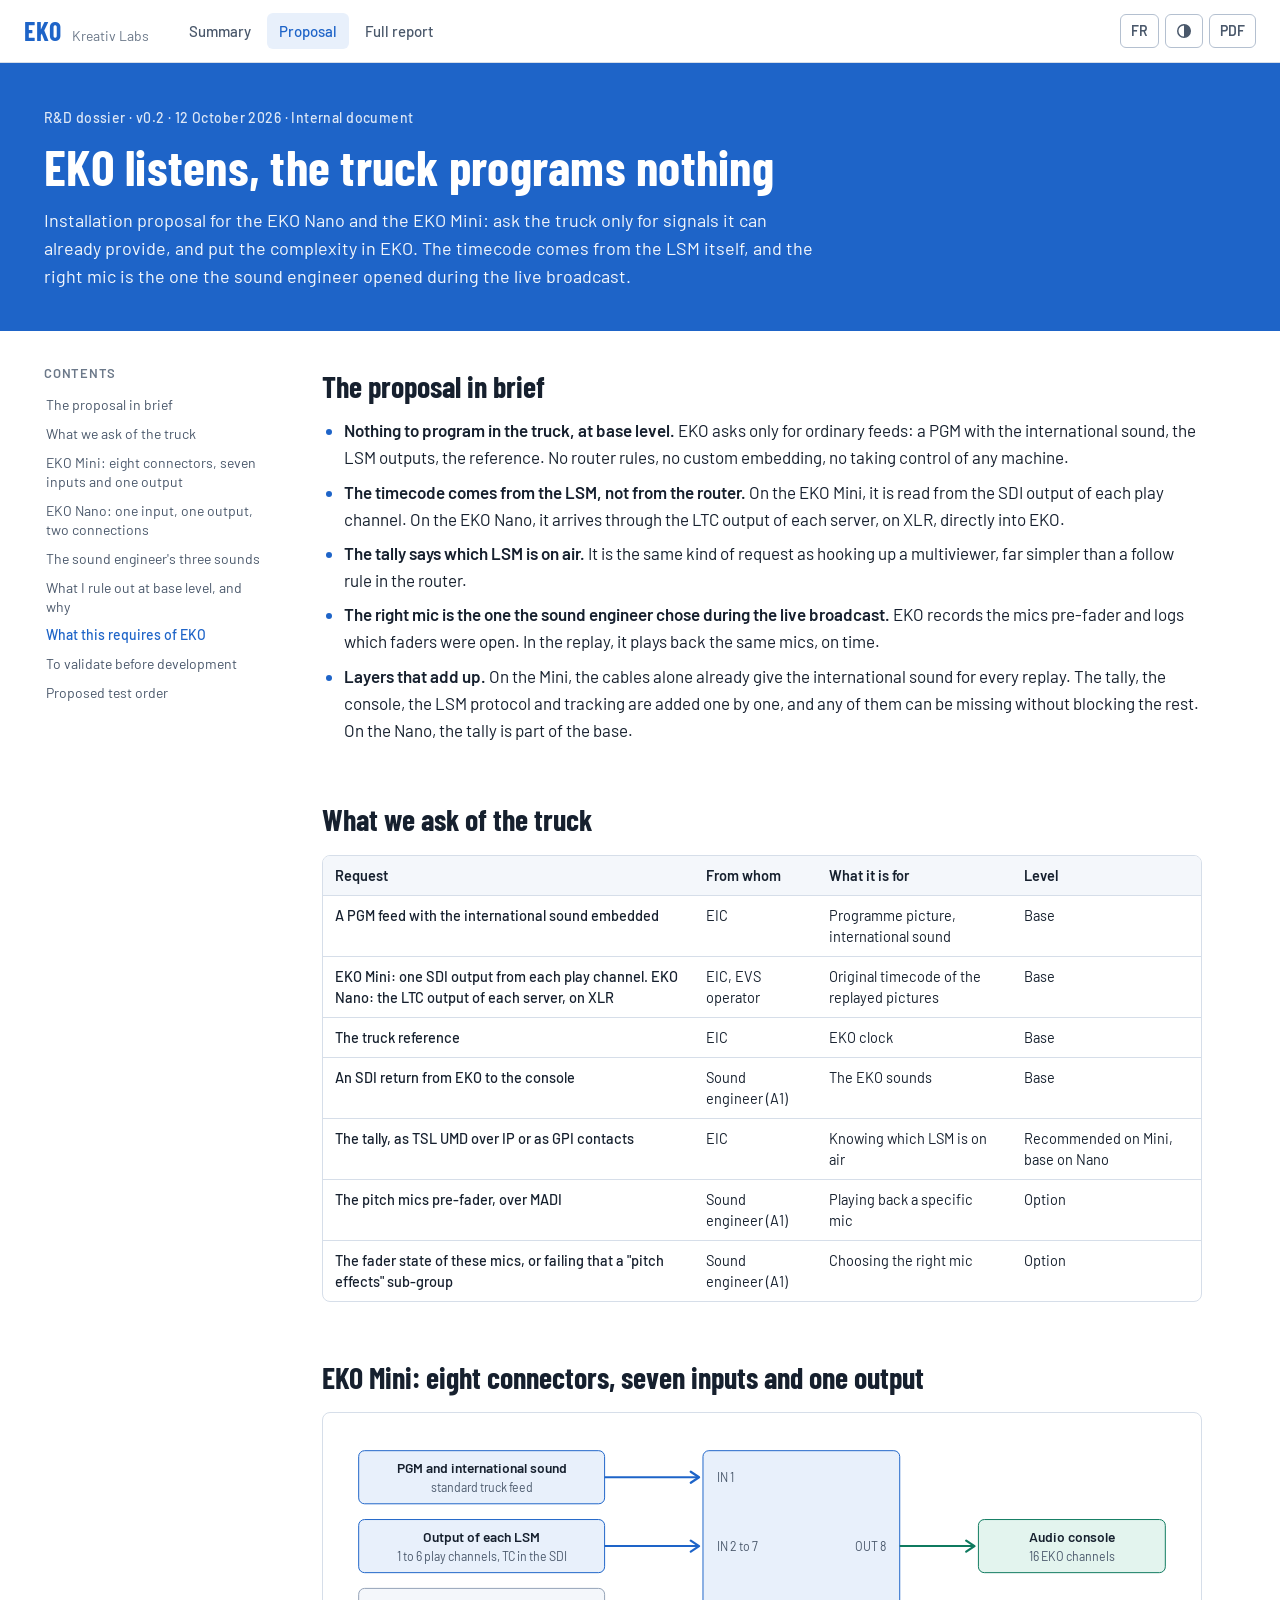
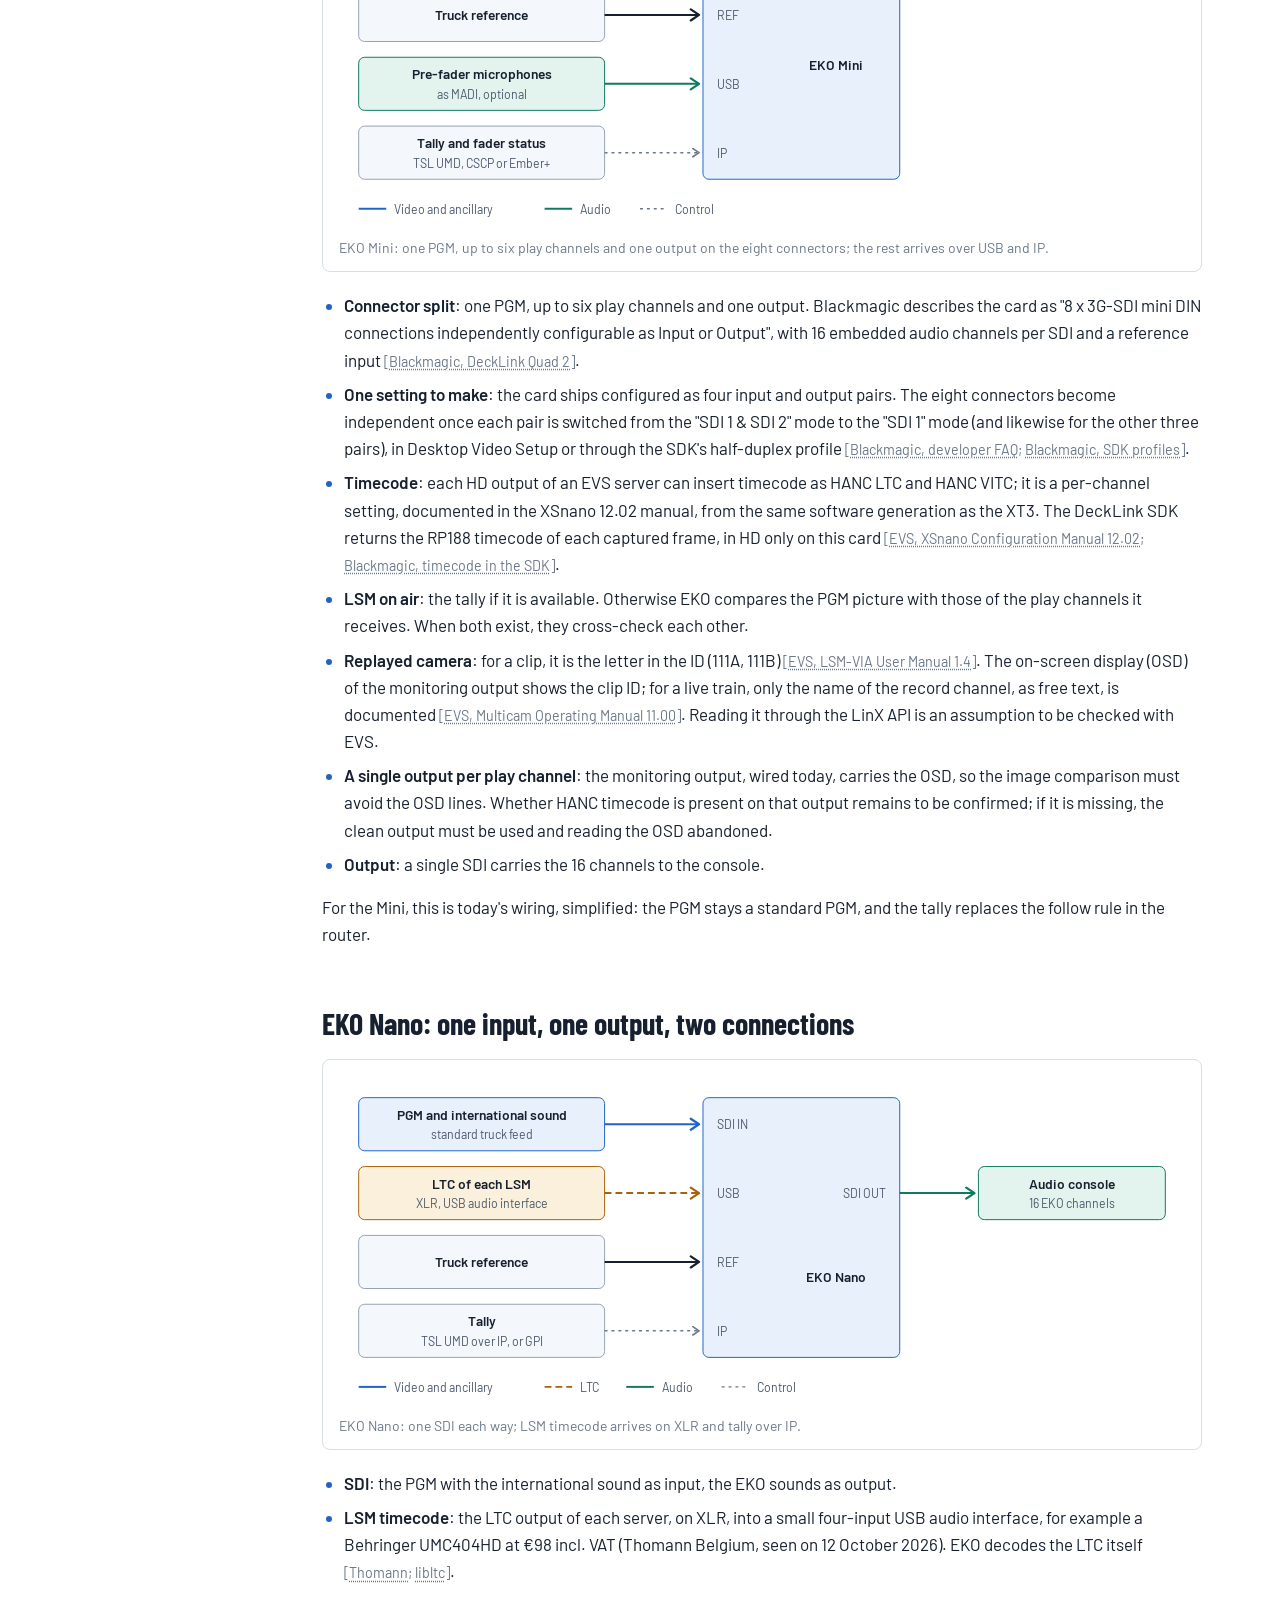
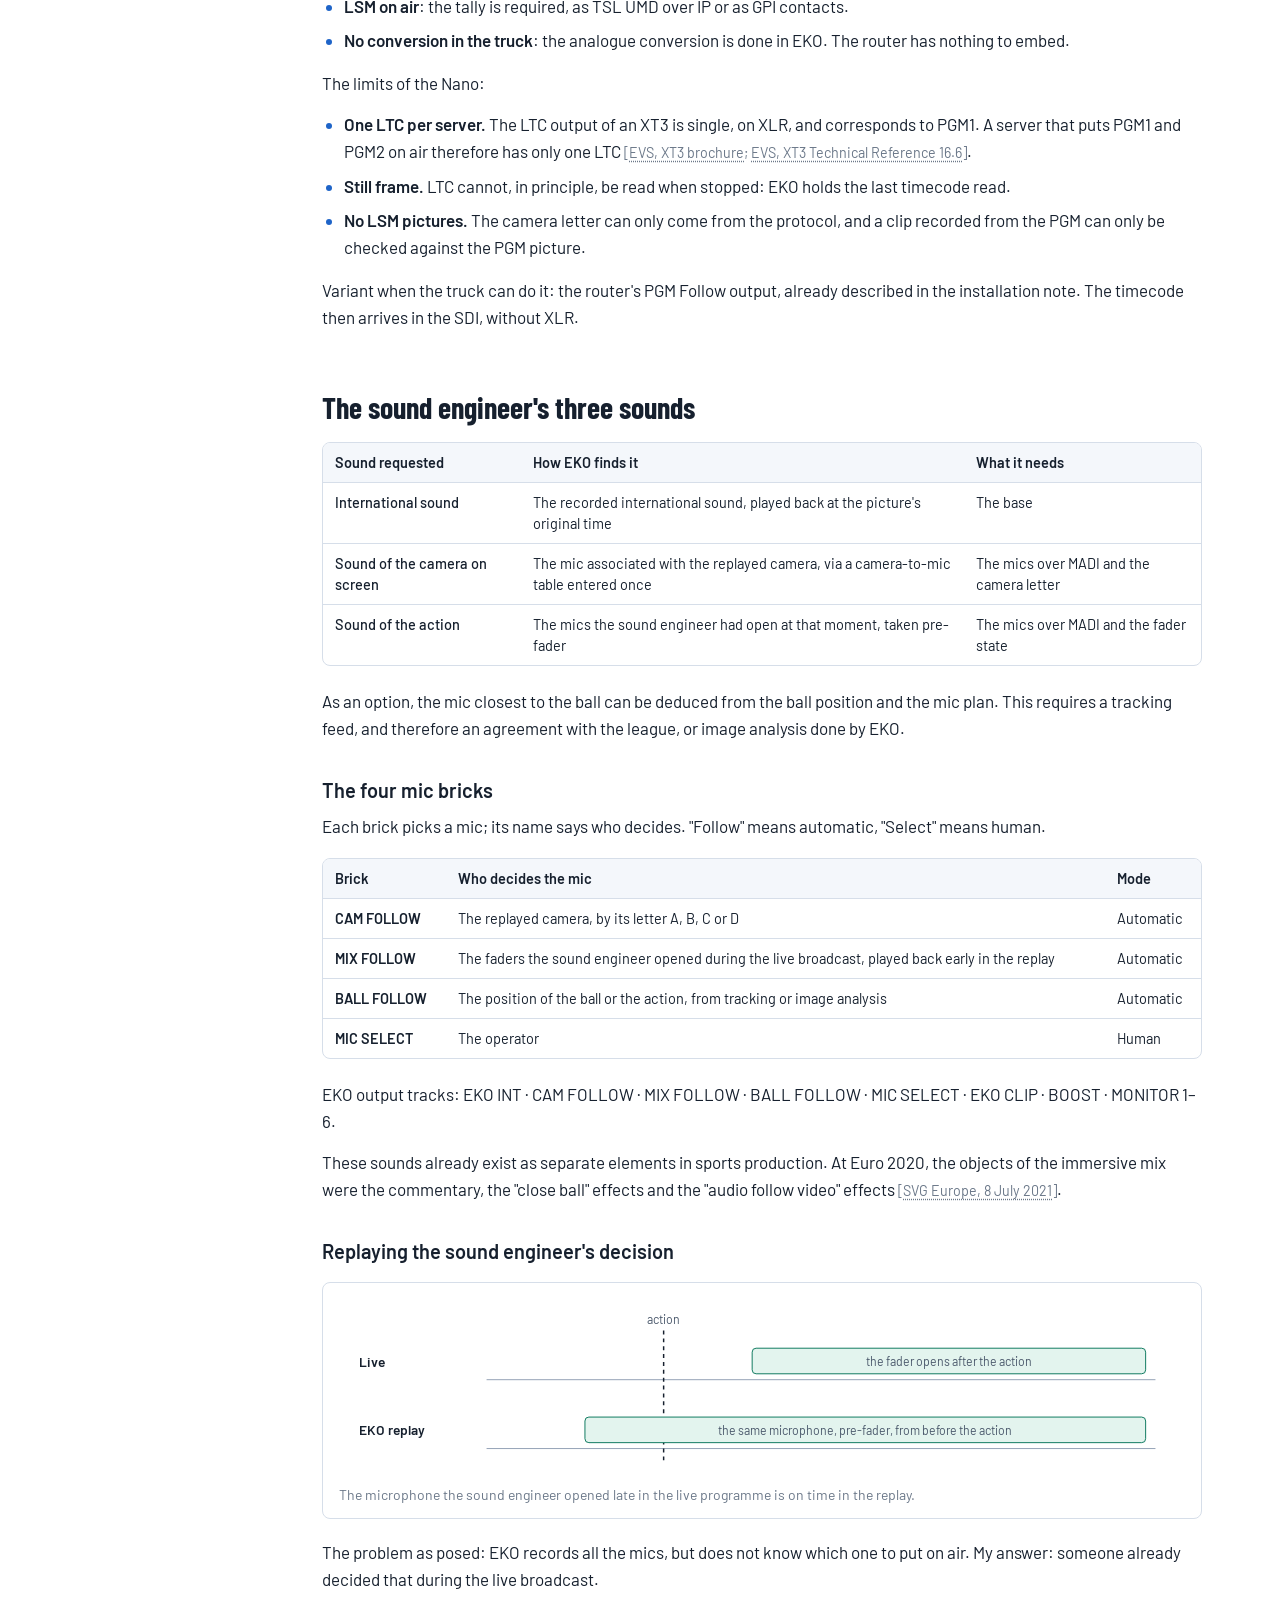
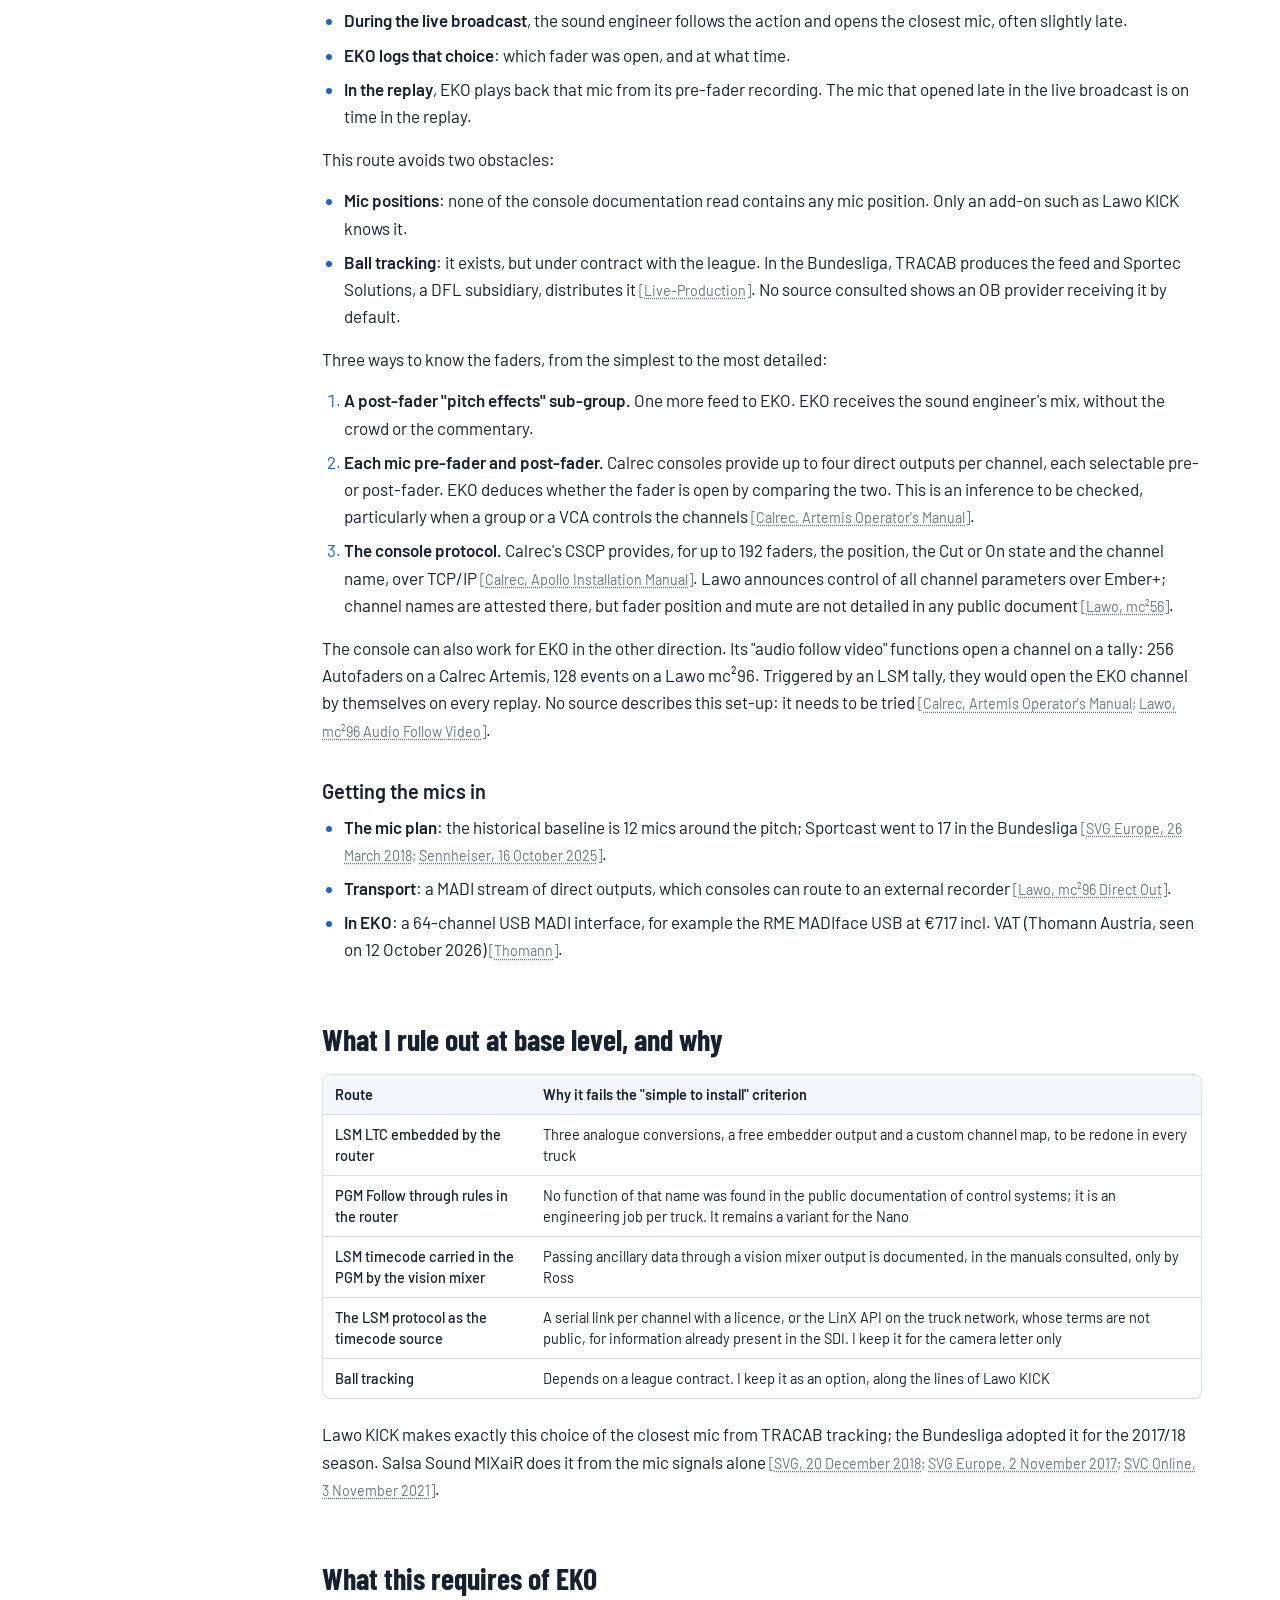
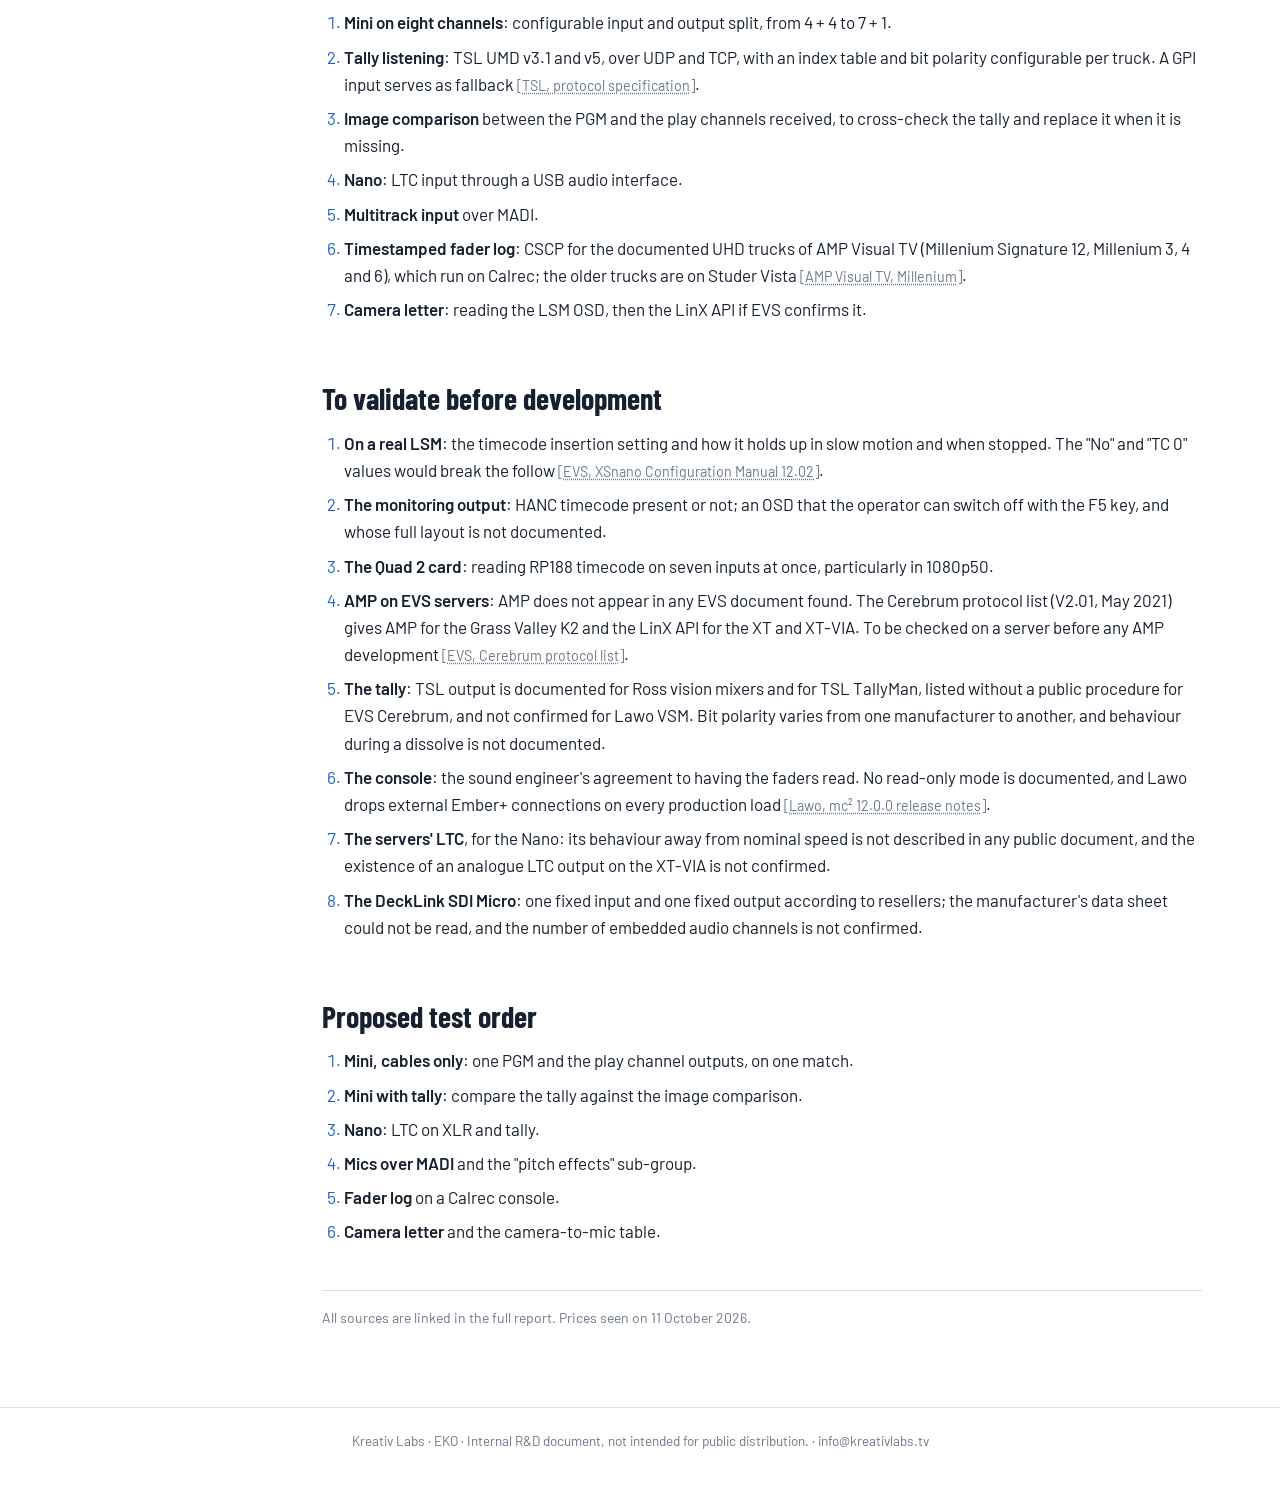
<file: en/proposal.html>
<!doctype html>
<html lang="en" data-theme="light">
<head>
<meta charset="utf-8">
<meta name="viewport" content="width=device-width, initial-scale=1">
<title>EKO listens, the truck programs nothing · EKO Matrice Follow</title>
<meta name="robots" content="noindex, nofollow">
<link rel="preconnect" href="https://fonts.googleapis.com">
<link rel="preconnect" href="https://fonts.gstatic.com" crossorigin>
<link rel="stylesheet" href="https://fonts.googleapis.com/css2?family=Barlow:wght@400;500;600;700&amp;family=Barlow+Condensed:wght@600;700&amp;display=swap">
<link rel="stylesheet" href="../assets/style.css">
<script>try{var t=localStorage.getItem('eko-theme');if(t)document.documentElement.dataset.theme=t}catch(e){}</script>
</head>
<body>
<svg width="0" height="0" style="position:absolute" aria-hidden="true" focusable="false"><defs><marker id="ah-v" viewBox="0 0 10 10" refX="8" refY="5" markerWidth="7" markerHeight="7" orient="auto"><path class="ah v" d="M2 1L8 5L2 9"/></marker><marker id="ah-a" viewBox="0 0 10 10" refX="8" refY="5" markerWidth="7" markerHeight="7" orient="auto"><path class="ah a" d="M2 1L8 5L2 9"/></marker><marker id="ah-l" viewBox="0 0 10 10" refX="8" refY="5" markerWidth="7" markerHeight="7" orient="auto"><path class="ah l" d="M2 1L8 5L2 9"/></marker><marker id="ah-c" viewBox="0 0 10 10" refX="8" refY="5" markerWidth="7" markerHeight="7" orient="auto"><path class="ah c" d="M2 1L8 5L2 9"/></marker><marker id="ah-n" viewBox="0 0 10 10" refX="8" refY="5" markerWidth="7" markerHeight="7" orient="auto"><path class="ah n" d="M2 1L8 5L2 9"/></marker></defs></svg>
<div class="page proposal">
<header class="top">
  <a class="brand" href="index.html"><span class="brand-eko">EKO</span><span class="brand-sub">Kreativ Labs</span></a>
  <nav class="pages"><a href="index.html">Summary</a><a href="proposal.html" aria-current="page">Proposal</a><a href="report.html">Full report</a></nav>
  <div class="tools">
    <a class="tool lang" href="../proposition.html" hreflang="fr" title="Français">FR</a>
    <button class="tool" id="theme" type="button" title="Light or dark theme" aria-label="Light or dark theme"><svg aria-hidden="true" width="16" height="16" viewBox="0 0 16 16"><circle cx="8" cy="8" r="6.25" fill="none" stroke="currentColor" stroke-width="1.5"/><path d="M8 1.75a6.25 6.25 0 0 1 0 12.5z" fill="currentColor"/></svg></button>
    <button class="tool" id="print" type="button" title="Print or save as PDF" aria-label="Print or save as PDF">PDF</button>
  </div>
</header>
<section class="hero">
  <div class="hero-in">
    <p class="eyebrow">R&D dossier · v0.2 · 12 October 2026 · Internal document</p>
    <h1>EKO listens, the truck programs nothing</h1>
    <p class="lede">Installation proposal for the EKO Nano and the EKO Mini: ask the truck only for signals it can already provide, and put the complexity in EKO. The timecode comes from the LSM itself, and the right mic is the one the sound engineer opened during the live broadcast.</p>
  </div>
</section>
<div class="layout">
  <nav class="toc" aria-label="Contents">
    <p class="toc-title">Contents</p>
    <a class="l2" href="#p1">The proposal in brief</a>
    <a class="l2" href="#p2">What we ask of the truck</a>
    <a class="l2" href="#p3">EKO Mini: eight connectors, seven inputs and one output</a>
    <a class="l2" href="#p4">EKO Nano: one input, one output, two connections</a>
    <a class="l2" href="#p5">The sound engineer&#x27;s three sounds</a>
    <a class="l2" href="#p6">What I rule out at base level, and why</a>
    <a class="l2" href="#p7">What this requires of EKO</a>
    <a class="l2" href="#p8">To validate before development</a>
    <a class="l2" href="#p9">Proposed test order</a>
  </nav>
  <main>

<h2 id="p1">The proposal in brief</h2>
<ul>
<li><strong>Nothing to program in the truck, at base level.</strong> EKO asks only for ordinary feeds: a PGM with the international sound, the LSM outputs, the reference. No router rules, no custom embedding, no taking control of any machine.</li>
<li><strong>The timecode comes from the LSM, not from the router.</strong> On the EKO Mini, it is read from the SDI output of each play channel. On the EKO Nano, it arrives through the LTC output of each server, on XLR, directly into EKO.</li>
<li><strong>The tally says which LSM is on air.</strong> It is the same kind of request as hooking up a multiviewer, far simpler than a follow rule in the router.</li>
<li><strong>The right mic is the one the sound engineer chose during the live broadcast.</strong> EKO records the mics pre-fader and logs which faders were open. In the replay, it plays back the same mics, on time.</li>
<li><strong>Layers that add up.</strong> On the Mini, the cables alone already give the international sound for every replay. The tally, the console, the LSM protocol and tracking are added one by one, and any of them can be missing without blocking the rest. On the Nano, the tally is part of the base.</li>
</ul>
<h2 id="p2">What we ask of the truck</h2>
<div class="table-wrap"><table>
<thead>
<tr>
<th>Request</th>
<th>From whom</th>
<th>What it is for</th>
<th>Level</th>
</tr>
</thead>
<tbody>
<tr>
<td>A PGM feed with the international sound embedded</td>
<td>EIC</td>
<td>Programme picture, international sound</td>
<td>Base</td>
</tr>
<tr>
<td>EKO Mini: one SDI output from each play channel. EKO Nano: the LTC output of each server, on XLR</td>
<td>EIC, EVS operator</td>
<td>Original timecode of the replayed pictures</td>
<td>Base</td>
</tr>
<tr>
<td>The truck reference</td>
<td>EIC</td>
<td>EKO clock</td>
<td>Base</td>
</tr>
<tr>
<td>An SDI return from EKO to the console</td>
<td>Sound engineer (A1)</td>
<td>The EKO sounds</td>
<td>Base</td>
</tr>
<tr>
<td>The tally, as TSL UMD over IP or as GPI contacts</td>
<td>EIC</td>
<td>Knowing which LSM is on air</td>
<td>Recommended on Mini, base on Nano</td>
</tr>
<tr>
<td>The pitch mics pre-fader, over MADI</td>
<td>Sound engineer (A1)</td>
<td>Playing back a specific mic</td>
<td>Option</td>
</tr>
<tr>
<td>The fader state of these mics, or failing that a "pitch effects" sub-group</td>
<td>Sound engineer (A1)</td>
<td>Choosing the right mic</td>
<td>Option</td>
</tr>
</tbody>
</table></div>
<h2 id="p3">EKO Mini: eight connectors, seven inputs and one output</h2>
<figure class="dg-fig"><svg class="dg" viewBox="0 0 860 402" role="img"><title>EKO Mini installation</title><desc>EKO Mini receives the PGM with the international sound, the SDI output of each LSM, the reference, optionally the microphones as MADI, and over IP the tally and fader status. A single SDI output carries 16 channels to the audio console.</desc><rect class="bx v" x="370" y="20" width="200" height="334" rx="6"/><text class="t" x="505" y="237.0">EKO Mini</text><rect class="bx v" x="20" y="20" width="250" height="54" rx="6"/><text class="t v" x="145.0" y="37.0">PGM and international sound</text><text class="s v" x="145.0" y="57.0">standard truck feed</text><path class="ln v" d="M270 47 H366" marker-end="url(#ah-v)"/><text class="s" x="384" y="47" style="text-anchor:start">IN 1</text><rect class="bx v" x="20" y="90" width="250" height="54" rx="6"/><text class="t v" x="145.0" y="107.0">Output of each LSM</text><text class="s v" x="145.0" y="127.0">1 to 6 play channels, TC in the SDI</text><path class="ln v" d="M270 117 H366" marker-end="url(#ah-v)"/><text class="s" x="384" y="117" style="text-anchor:start">IN 2 to 7</text><rect class="bx " x="20" y="160" width="250" height="54" rx="6"/><text class="t " x="145.0" y="187.0">Truck reference</text><path class="ln n" d="M270 187 H366" marker-end="url(#ah-n)"/><text class="s" x="384" y="187" style="text-anchor:start">REF</text><rect class="bx a" x="20" y="230" width="250" height="54" rx="6"/><text class="t a" x="145.0" y="247.0">Pre-fader microphones</text><text class="s a" x="145.0" y="267.0">as MADI, optional</text><path class="ln a" d="M270 257 H366" marker-end="url(#ah-a)"/><text class="s" x="384" y="257" style="text-anchor:start">USB</text><rect class="bx " x="20" y="300" width="250" height="54" rx="6"/><text class="t " x="145.0" y="317.0">Tally and fader status</text><text class="s " x="145.0" y="337.0">TSL UMD, CSCP or Ember+</text><path class="ln c" d="M270 327 H366" marker-end="url(#ah-c)"/><text class="s" x="384" y="327" style="text-anchor:start">IP</text><rect class="bx a" x="650" y="90" width="190" height="54" rx="6"/><text class="t a" x="745.0" y="107.0">Audio console</text><text class="s a" x="745.0" y="127.0">16 EKO channels</text><path class="ln a" d="M570 117 H646" marker-end="url(#ah-a)"/><text class="s" x="556" y="117" style="text-anchor:end">OUT 8</text><path class="ln v" d="M20 384 H48"/><text class="s lb" x="56" y="384" style="text-anchor:start">Video and ancillary</text><path class="ln a" d="M209 384 H237"/><text class="s lb" x="245" y="384" style="text-anchor:start">Audio</text><path class="ln c" d="M306 384 H334"/><text class="s lb" x="342" y="384" style="text-anchor:start">Control</text></svg><figcaption>EKO Mini: one PGM, up to six play channels and one output on the eight connectors; the rest arrives over USB and IP.</figcaption></figure>
<ul>
<li><strong>Connector split</strong>: one PGM, up to six play channels and one output. Blackmagic describes the card as "8 x 3G-SDI mini DIN connections independently configurable as Input or Output", with 16 embedded audio channels per SDI and a reference input <span class="cite"><a target="_blank" rel="noopener" href="https://www.blackmagicdesign.com/products/decklink/techspecs/W-DLK-30">Blackmagic, DeckLink Quad 2</a></span>.</li>
<li><strong>One setting to make</strong>: the card ships configured as four input and output pairs. The eight connectors become independent once each pair is switched from the "SDI 1 &amp; SDI 2" mode to the "SDI 1" mode (and likewise for the other three pairs), in Desktop Video Setup or through the SDK's half-duplex profile <span class="cite"><a target="_blank" rel="noopener" href="https://www.blackmagicdesign.com/developer/support/faq/desktop-video-developer-support-faqs">Blackmagic, developer FAQ</a>; <a target="_blank" rel="noopener" href="https://sdk-doc.blackmagicdesign.com/decklink-sdk/HighLevel/profiles.html">Blackmagic, SDK profiles</a></span>.</li>
<li><strong>Timecode</strong>: each HD output of an EVS server can insert timecode as HANC LTC and HANC VITC; it is a per-channel setting, documented in the XSnano 12.02 manual, from the same software generation as the XT3. The DeckLink SDK returns the RP188 timecode of each captured frame, in HD only on this card <span class="cite"><a target="_blank" rel="noopener" href="https://www.manualslib.com/manual/1421853/Evs-Xsnano.html?page=126">EVS, XSnano Configuration Manual 12.02</a>; <a target="_blank" rel="noopener" href="https://sdk-doc.blackmagicdesign.com/decklink-sdk/HighLevel/timecode.html">Blackmagic, timecode in the SDK</a></span>.</li>
<li><strong>LSM on air</strong>: the tally if it is available. Otherwise EKO compares the PGM picture with those of the play channels it receives. When both exist, they cross-check each other.</li>
<li><strong>Replayed camera</strong>: for a clip, it is the letter in the ID (111A, 111B) <span class="cite"><a target="_blank" rel="noopener" href="https://www.manualslib.com/manual/2596542/Evs-Lsm-Via.html?page=73">EVS, LSM-VIA User Manual 1.4</a></span>. The on-screen display (OSD) of the monitoring output shows the clip ID; for a live train, only the name of the record channel, as free text, is documented <span class="cite"><a target="_blank" rel="noopener" href="https://www.manualsdir.com/manuals/254262/evs-multicamlsm-version-1100-operating-manual.html?page=21">EVS, Multicam Operating Manual 11.00</a></span>. Reading it through the LinX API is an assumption to be checked with EVS.</li>
<li><strong>A single output per play channel</strong>: the monitoring output, wired today, carries the OSD, so the image comparison must avoid the OSD lines. Whether HANC timecode is present on that output remains to be confirmed; if it is missing, the clean output must be used and reading the OSD abandoned.</li>
<li><strong>Output</strong>: a single SDI carries the 16 channels to the console.</li>
</ul>
<p>For the Mini, this is today's wiring, simplified: the PGM stays a standard PGM, and the tally replaces the follow rule in the router.</p>
<h2 id="p4">EKO Nano: one input, one output, two connections</h2>
<figure class="dg-fig"><svg class="dg" viewBox="0 0 860 332" role="img"><title>EKO Nano installation</title><desc>EKO Nano receives the PGM with the international sound on its SDI input, the LTC of each LSM on XLR through a USB audio interface, the reference, and tally over IP. Its SDI output carries 16 channels to the audio console.</desc><rect class="bx v" x="370" y="20" width="200" height="264" rx="6"/><text class="t" x="505" y="202.0">EKO Nano</text><rect class="bx v" x="20" y="20" width="250" height="54" rx="6"/><text class="t v" x="145.0" y="37.0">PGM and international sound</text><text class="s v" x="145.0" y="57.0">standard truck feed</text><path class="ln v" d="M270 47 H366" marker-end="url(#ah-v)"/><text class="s" x="384" y="47" style="text-anchor:start">SDI IN</text><rect class="bx l" x="20" y="90" width="250" height="54" rx="6"/><text class="t l" x="145.0" y="107.0">LTC of each LSM</text><text class="s l" x="145.0" y="127.0">XLR, USB audio interface</text><path class="ln l" d="M270 117 H366" marker-end="url(#ah-l)"/><text class="s" x="384" y="117" style="text-anchor:start">USB</text><rect class="bx " x="20" y="160" width="250" height="54" rx="6"/><text class="t " x="145.0" y="187.0">Truck reference</text><path class="ln n" d="M270 187 H366" marker-end="url(#ah-n)"/><text class="s" x="384" y="187" style="text-anchor:start">REF</text><rect class="bx " x="20" y="230" width="250" height="54" rx="6"/><text class="t " x="145.0" y="247.0">Tally</text><text class="s " x="145.0" y="267.0">TSL UMD over IP, or GPI</text><path class="ln c" d="M270 257 H366" marker-end="url(#ah-c)"/><text class="s" x="384" y="257" style="text-anchor:start">IP</text><rect class="bx a" x="650" y="90" width="190" height="54" rx="6"/><text class="t a" x="745.0" y="107.0">Audio console</text><text class="s a" x="745.0" y="127.0">16 EKO channels</text><path class="ln a" d="M570 117 H646" marker-end="url(#ah-a)"/><text class="s" x="556" y="117" style="text-anchor:end">SDI OUT</text><path class="ln v" d="M20 314 H48"/><text class="s lb" x="56" y="314" style="text-anchor:start">Video and ancillary</text><path class="ln l" d="M209 314 H237"/><text class="s lb" x="245" y="314" style="text-anchor:start">LTC</text><path class="ln a" d="M292 314 H320"/><text class="s lb" x="328" y="314" style="text-anchor:start">Audio</text><path class="ln c" d="M389 314 H417"/><text class="s lb" x="425" y="314" style="text-anchor:start">Control</text></svg><figcaption>EKO Nano: one SDI each way; LSM timecode arrives on XLR and tally over IP.</figcaption></figure>
<ul>
<li><strong>SDI</strong>: the PGM with the international sound as input, the EKO sounds as output.</li>
<li><strong>LSM timecode</strong>: the LTC output of each server, on XLR, into a small four-input USB audio interface, for example a Behringer UMC404HD at €98 incl. VAT (Thomann Belgium, seen on 12 October 2026). EKO decodes the LTC itself <span class="cite"><a target="_blank" rel="noopener" href="https://www.thomann.de/be/behringer_umc404hd.htm">Thomann</a>; <a target="_blank" rel="noopener" href="https://github.com/x42/libltc">libltc</a></span>.</li>
<li><strong>LSM on air</strong>: the tally is required, as TSL UMD over IP or as GPI contacts.</li>
<li><strong>No conversion in the truck</strong>: the analogue conversion is done in EKO. The router has nothing to embed.</li>
</ul>
<p>The limits of the Nano:</p>
<ul>
<li><strong>One LTC per server.</strong> The LTC output of an XT3 is single, on XLR, and corresponds to PGM1. A server that puts PGM1 and PGM2 on air therefore has only one LTC <span class="cite"><a target="_blank" rel="noopener" href="https://cvp.com/pdf/evs_xt3_brch.pdf">EVS, XT3 brochure</a>; <a target="_blank" rel="noopener" href="https://www.manualslib.com/manual/3607735/Evs-Xt-3.html?page=60">EVS, XT3 Technical Reference 16.6</a></span>.</li>
<li><strong>Still frame.</strong> LTC cannot, in principle, be read when stopped: EKO holds the last timecode read.</li>
<li><strong>No LSM pictures.</strong> The camera letter can only come from the protocol, and a clip recorded from the PGM can only be checked against the PGM picture.</li>
</ul>
<p>Variant when the truck can do it: the router's PGM Follow output, already described in the installation note. The timecode then arrives in the SDI, without XLR.</p>
<h2 id="p5">The sound engineer's three sounds</h2>
<div class="table-wrap"><table>
<thead>
<tr>
<th>Sound requested</th>
<th>How EKO finds it</th>
<th>What it needs</th>
</tr>
</thead>
<tbody>
<tr>
<td>International sound</td>
<td>The recorded international sound, played back at the picture's original time</td>
<td>The base</td>
</tr>
<tr>
<td>Sound of the camera on screen</td>
<td>The mic associated with the replayed camera, via a camera-to-mic table entered once</td>
<td>The mics over MADI and the camera letter</td>
</tr>
<tr>
<td>Sound of the action</td>
<td>The mics the sound engineer had open at that moment, taken pre-fader</td>
<td>The mics over MADI and the fader state</td>
</tr>
</tbody>
</table></div>
<p>As an option, the mic closest to the ball can be deduced from the ball position and the mic plan. This requires a tracking feed, and therefore an agreement with the league, or image analysis done by EKO.</p>
<h3>The four mic bricks</h3>
<p>Each brick picks a mic; its name says who decides. "Follow" means automatic, "Select" means human.</p>
<div class="table-wrap"><table>
<thead>
<tr>
<th>Brick</th>
<th>Who decides the mic</th>
<th>Mode</th>
</tr>
</thead>
<tbody>
<tr>
<td><strong>CAM FOLLOW</strong></td>
<td>The replayed camera, by its letter A, B, C or D</td>
<td>Automatic</td>
</tr>
<tr>
<td><strong>MIX FOLLOW</strong></td>
<td>The faders the sound engineer opened during the live broadcast, played back early in the replay</td>
<td>Automatic</td>
</tr>
<tr>
<td><strong>BALL FOLLOW</strong></td>
<td>The position of the ball or the action, from tracking or image analysis</td>
<td>Automatic</td>
</tr>
<tr>
<td><strong>MIC SELECT</strong></td>
<td>The operator</td>
<td>Human</td>
</tr>
</tbody>
</table></div>
<p>EKO output tracks: EKO INT · CAM FOLLOW · MIX FOLLOW · BALL FOLLOW · MIC SELECT · EKO CLIP · BOOST · MONITOR 1–6.</p>
<p>These sounds already exist as separate elements in sports production. At Euro 2020, the objects of the immersive mix were the commentary, the "close ball" effects and the "audio follow video" effects <span class="cite"><a target="_blank" rel="noopener" href="https://www.svgeurope.org/blog/headlines/roar-of-the-crowd-telegenic-on-running-a-sound-operation-for-uefa-at-euro-2020/">SVG Europe, 8 July 2021</a></span>.</p>
<h3>Replaying the sound engineer's decision</h3>
<figure class="dg-fig"><svg class="dg" viewBox="0 0 860 176" role="img"><title>Replaying the sound engineer&#x27;s decision</title><desc>In the live programme, the microphone&#x27;s fader opens after the action. On the replay, EKO plays the same microphone from its pre-fader recording, so from before the action.</desc><text class="t" x="20" y="61" style="text-anchor:start">Live</text><text class="t" x="20" y="131" style="text-anchor:start">EKO replay</text><path class="ax" d="M150 80 H830"/><path class="ax" d="M150 150 H830"/><path class="ln n" style="stroke-dasharray:4 4;stroke-width:1.5" d="M330 30 V162"/><text class="s lb" x="330" y="18" style="text-anchor:middle">action</text><rect class="bx a" x="420" y="48" width="400" height="26" rx="4"/><text class="s a" x="620" y="61">the fader opens after the action</text><rect class="bx a" x="250" y="118" width="570" height="26" rx="4"/><text class="s a" x="535" y="131">the same microphone, pre-fader, from before the action</text></svg><figcaption>The microphone the sound engineer opened late in the live programme is on time in the replay.</figcaption></figure>
<p>The problem as posed: EKO records all the mics, but does not know which one to put on air. My answer: someone already decided that during the live broadcast.</p>
<ul>
<li><strong>During the live broadcast</strong>, the sound engineer follows the action and opens the closest mic, often slightly late.</li>
<li><strong>EKO logs that choice</strong>: which fader was open, and at what time.</li>
<li><strong>In the replay</strong>, EKO plays back that mic from its pre-fader recording. The mic that opened late in the live broadcast is on time in the replay.</li>
</ul>
<p>This route avoids two obstacles:</p>
<ul>
<li><strong>Mic positions</strong>: none of the console documentation read contains any mic position. Only an add-on such as Lawo KICK knows it.</li>
<li><strong>Ball tracking</strong>: it exists, but under contract with the league. In the Bundesliga, TRACAB produces the feed and Sportec Solutions, a DFL subsidiary, distributes it <span class="cite"><a target="_blank" rel="noopener" href="https://www.live-production.tv/news/sports/dfl-and-chyronhego-sign-new-tracab%E2%84%A2-contract-bundesliga-and-bundesliga-2.html">Live-Production</a></span>. No source consulted shows an OB provider receiving it by default.</li>
</ul>
<p>Three ways to know the faders, from the simplest to the most detailed:</p>
<ol>
<li><strong>A post-fader "pitch effects" sub-group.</strong> One more feed to EKO. EKO receives the sound engineer's mix, without the crowd or the commentary.</li>
<li><strong>Each mic pre-fader and post-fader.</strong> Calrec consoles provide up to four direct outputs per channel, each selectable pre- or post-fader. EKO deduces whether the fader is open by comparing the two. This is an inference to be checked, particularly when a group or a VCA controls the channels <span class="cite"><a target="_blank" rel="noopener" href="https://www.manualslib.com/manual/1341453/Calrec-Artemis.html?page=115">Calrec, Artemis Operator's Manual</a></span>.</li>
<li><strong>The console protocol.</strong> Calrec's CSCP provides, for up to 192 faders, the position, the Cut or On state and the channel name, over TCP/IP <span class="cite"><a target="_blank" rel="noopener" href="https://www.manualslib.com/manual/1314128/Calrec-Apollo.html?page=62">Calrec, Apollo Installation Manual</a></span>. Lawo announces control of all channel parameters over Ember+; channel names are attested there, but fader position and mute are not detailed in any public document <span class="cite"><a target="_blank" rel="noopener" href="https://lawo.com/products/mc%C2%B256-audio-production-console/">Lawo, mc²56</a></span>.</li>
</ol>
<p>The console can also work for EKO in the other direction. Its "audio follow video" functions open a channel on a tally: 256 Autofaders on a Calrec Artemis, 128 events on a Lawo mc²96. Triggered by an LSM tally, they would open the EKO channel by themselves on every replay. No source describes this set-up: it needs to be tried <span class="cite"><a target="_blank" rel="noopener" href="https://www.manualslib.com/manual/1341453/Calrec-Artemis.html?page=90">Calrec, Artemis Operator's Manual</a>; <a target="_blank" rel="noopener" href="https://docs.lawo.com/audio-production-mc-mixing-consoles/mc96/mc96-operation/mc96-channel-operations/mc96-audio-follow-video">Lawo, mc²96 Audio Follow Video</a></span>.</p>
<h3>Getting the mics in</h3>
<ul>
<li><strong>The mic plan</strong>: the historical baseline is 12 mics around the pitch; Sportcast went to 17 in the Bundesliga <span class="cite"><a target="_blank" rel="noopener" href="https://www.svgeurope.org/blog/headlines/sky-sport-summit-in-cooperation-with-svg-europe-the-future-of-audio-in-sports/">SVG Europe, 26 March 2018</a>; <a target="_blank" rel="noopener" href="https://newsroom.sennheiser.com/broadcast-production-partner-topvision-ensures-authenticity-in-football-broadcasting">Sennheiser, 16 October 2025</a></span>.</li>
<li><strong>Transport</strong>: a MADI stream of direct outputs, which consoles can route to an external recorder <span class="cite"><a target="_blank" rel="noopener" href="https://docs.lawo.com/audio-production-mc-mixing-consoles/mc96/mc96-operation/mc96-channel-operations/mc96-direct-out">Lawo, mc²96 Direct Out</a></span>.</li>
<li><strong>In EKO</strong>: a 64-channel USB MADI interface, for example the RME MADIface USB at €717 incl. VAT (Thomann Austria, seen on 12 October 2026) <span class="cite"><a target="_blank" rel="noopener" href="https://www.thomann.at/rme_madiface_usb_reviews.htm?rating=5">Thomann</a></span>.</li>
</ul>
<h2 id="p6">What I rule out at base level, and why</h2>
<div class="table-wrap"><table>
<thead>
<tr>
<th>Route</th>
<th>Why it fails the "simple to install" criterion</th>
</tr>
</thead>
<tbody>
<tr>
<td>LSM LTC embedded by the router</td>
<td>Three analogue conversions, a free embedder output and a custom channel map, to be redone in every truck</td>
</tr>
<tr>
<td>PGM Follow through rules in the router</td>
<td>No function of that name was found in the public documentation of control systems; it is an engineering job per truck. It remains a variant for the Nano</td>
</tr>
<tr>
<td>LSM timecode carried in the PGM by the vision mixer</td>
<td>Passing ancillary data through a vision mixer output is documented, in the manuals consulted, only by Ross</td>
</tr>
<tr>
<td>The LSM protocol as the timecode source</td>
<td>A serial link per channel with a licence, or the LinX API on the truck network, whose terms are not public, for information already present in the SDI. I keep it for the camera letter only</td>
</tr>
<tr>
<td>Ball tracking</td>
<td>Depends on a league contract. I keep it as an option, along the lines of Lawo KICK</td>
</tr>
</tbody>
</table></div>
<p>Lawo KICK makes exactly this choice of the closest mic from TRACAB tracking; the Bundesliga adopted it for the 2017/18 season. Salsa Sound MIXaiR does it from the mic signals alone <span class="cite"><a target="_blank" rel="noopener" href="https://www.sportsvideo.org/2018/12/20/lawo-develops-hockey-version-of-kick-action-following-audio-system/">SVG, 20 December 2018</a>; <a target="_blank" rel="noopener" href="https://www.svgeurope.org/blog/headlines/bundesliga-is-worlds-first-league-to-use-automated-audio-mixing/">SVG Europe, 2 November 2017</a>; <a target="_blank" rel="noopener" href="https://www.svconline.com/the-wire/salsa-sound-launches-software-defined-and-cloud-compatible-version-of-ai-based-audio-mixing-engine-mixair-2-0">SVC Online, 3 November 2021</a></span>.</p>
<h2 id="p7">What this requires of EKO</h2>
<ol>
<li><strong>Mini on eight channels</strong>: configurable input and output split, from 4 + 4 to 7 + 1.</li>
<li><strong>Tally listening</strong>: TSL UMD v3.1 and v5, over UDP and TCP, with an index table and bit polarity configurable per truck. A GPI input serves as fallback <span class="cite"><a target="_blank" rel="noopener" href="https://tslproducts.com/wp-content/uploads/TSL-UMD-protocol.pdf">TSL, protocol specification</a></span>.</li>
<li><strong>Image comparison</strong> between the PGM and the play channels received, to cross-check the tally and replace it when it is missing.</li>
<li><strong>Nano</strong>: LTC input through a USB audio interface.</li>
<li><strong>Multitrack input</strong> over MADI.</li>
<li><strong>Timestamped fader log</strong>: CSCP for the documented UHD trucks of AMP Visual TV (Millenium Signature 12, Millenium 3, 4 and 6), which run on Calrec; the older trucks are on Studer Vista <span class="cite"><a target="_blank" rel="noopener" href="https://www.ampvisualtv.tv/en/our-production-resources/mobile-resources/132-millenium.html">AMP Visual TV, Millenium</a></span>.</li>
<li><strong>Camera letter</strong>: reading the LSM OSD, then the LinX API if EVS confirms it.</li>
</ol>
<h2 id="p8">To validate before development</h2>
<ol>
<li><strong>On a real LSM</strong>: the timecode insertion setting and how it holds up in slow motion and when stopped. The "No" and "TC 0" values would break the follow <span class="cite"><a target="_blank" rel="noopener" href="https://www.manualslib.com/manual/1421853/Evs-Xsnano.html?page=126">EVS, XSnano Configuration Manual 12.02</a></span>.</li>
<li><strong>The monitoring output</strong>: HANC timecode present or not; an OSD that the operator can switch off with the F5 key, and whose full layout is not documented.</li>
<li><strong>The Quad 2 card</strong>: reading RP188 timecode on seven inputs at once, particularly in 1080p50.</li>
<li><strong>AMP on EVS servers</strong>: AMP does not appear in any EVS document found. The Cerebrum protocol list (V2.01, May 2021) gives AMP for the Grass Valley K2 and the LinX API for the XT and XT-VIA. To be checked on a server before any AMP development <span class="cite"><a target="_blank" rel="noopener" href="https://evs.com/sites/default/files/2021-05/Cerebrum%20protocol%20list%20V2.01%20%28May21%29.pdf">EVS, Cerebrum protocol list</a></span>.</li>
<li><strong>The tally</strong>: TSL output is documented for Ross vision mixers and for TSL TallyMan, listed without a public procedure for EVS Cerebrum, and not confirmed for Lawo VSM. Bit polarity varies from one manufacturer to another, and behaviour during a dissolve is not documented.</li>
<li><strong>The console</strong>: the sound engineer's agreement to having the faders read. No read-only mode is documented, and Lawo drops external Ember+ connections on every production load <span class="cite"><a target="_blank" rel="noopener" href="https://docs.lawo.com/audio-production-mc-mixing-consoles/audio-production-software-versions/mc-release-notes-12-0-0">Lawo, mc² 12.0.0 release notes</a></span>.</li>
<li><strong>The servers' LTC</strong>, for the Nano: its behaviour away from nominal speed is not described in any public document, and the existence of an analogue LTC output on the XT-VIA is not confirmed.</li>
<li><strong>The DeckLink SDI Micro</strong>: one fixed input and one fixed output according to resellers; the manufacturer's data sheet could not be read, and the number of embedded audio channels is not confirmed.</li>
</ol>
<h2 id="p9">Proposed test order</h2>
<ol>
<li><strong>Mini, cables only</strong>: one PGM and the play channel outputs, on one match.</li>
<li><strong>Mini with tally</strong>: compare the tally against the image comparison.</li>
<li><strong>Nano</strong>: LTC on XLR and tally.</li>
<li><strong>Mics over MADI</strong> and the "pitch effects" sub-group.</li>
<li><strong>Fader log</strong> on a Calrec console.</li>
<li><strong>Camera letter</strong> and the camera-to-mic table.</li>
</ol>
    <p class="note">All sources are linked in the full report. Prices seen on 11 October 2026.</p>
  </main>
</div>
<footer class="foot">Kreativ Labs · EKO · Internal R&D document, not intended for public distribution. · info@kreativlabs.tv</footer>
</div>
<script src="../assets/site.js"></script>
</body>
</html>
</file>
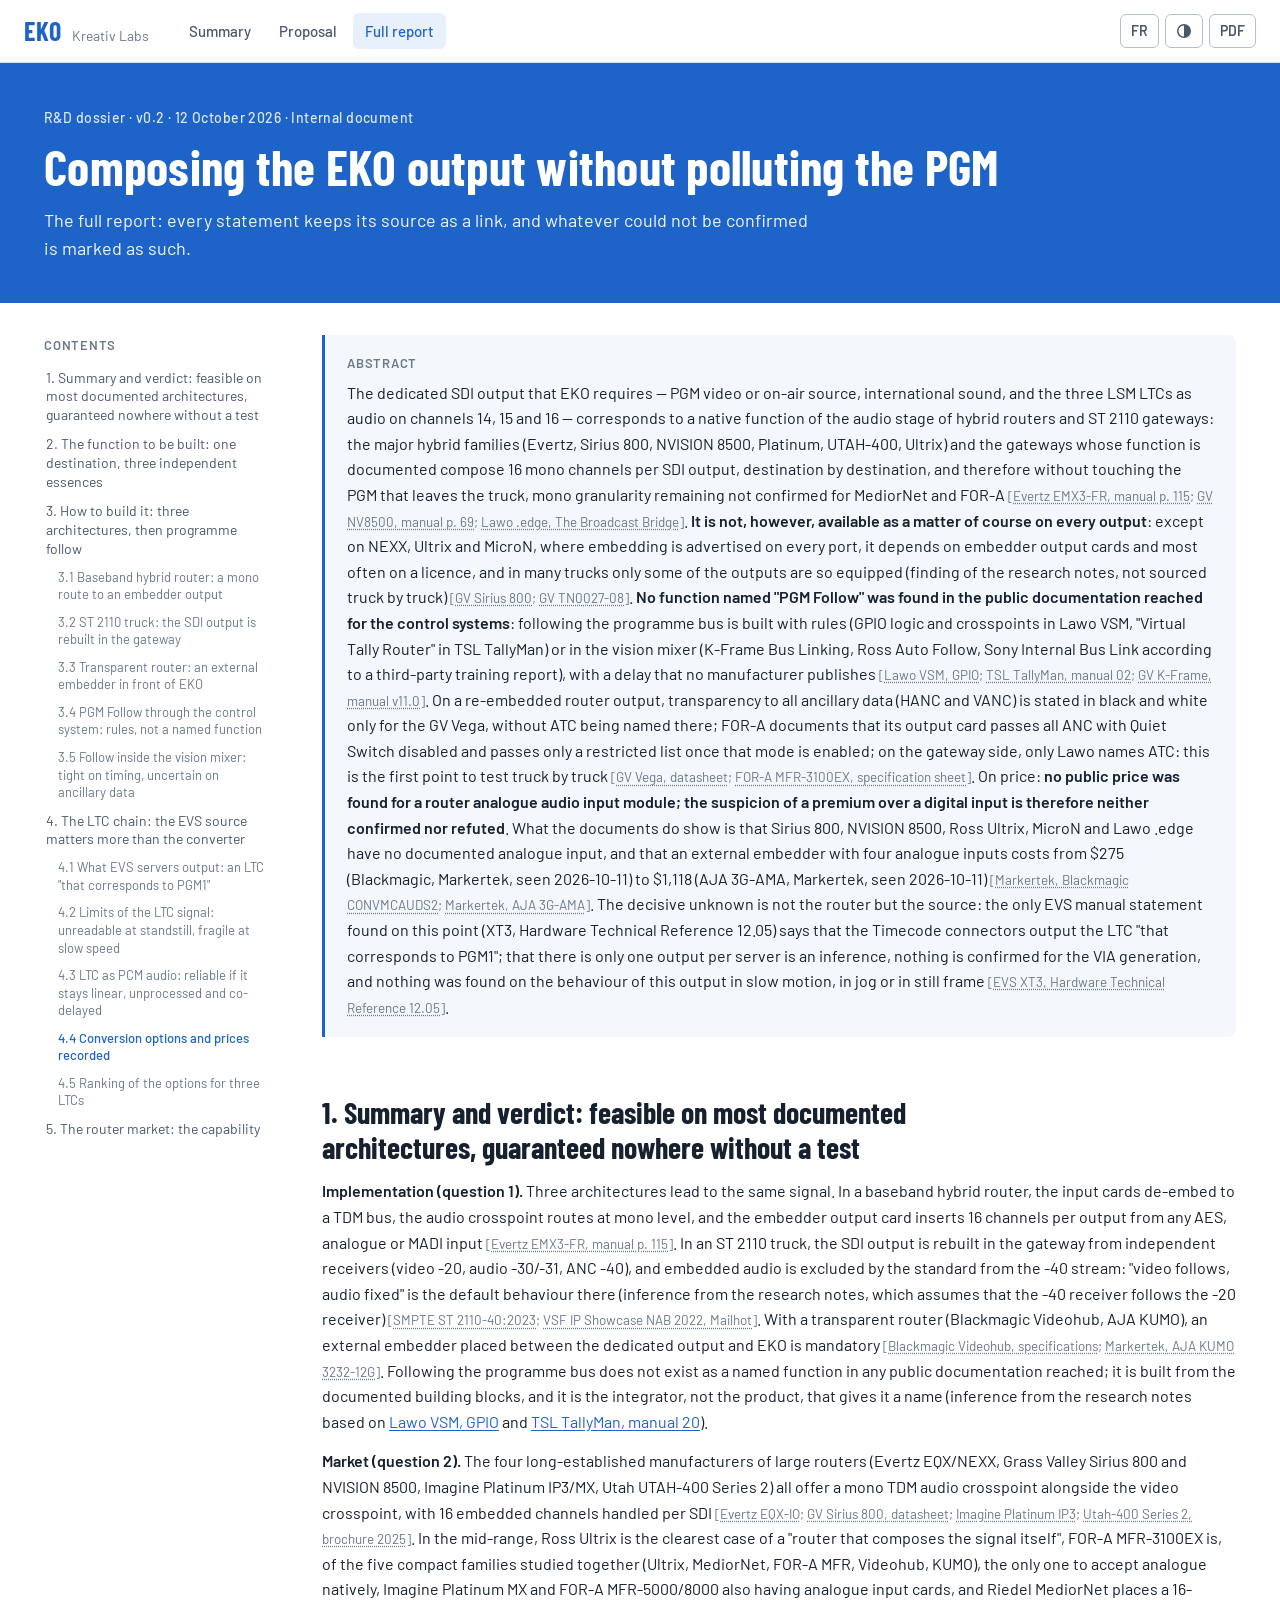
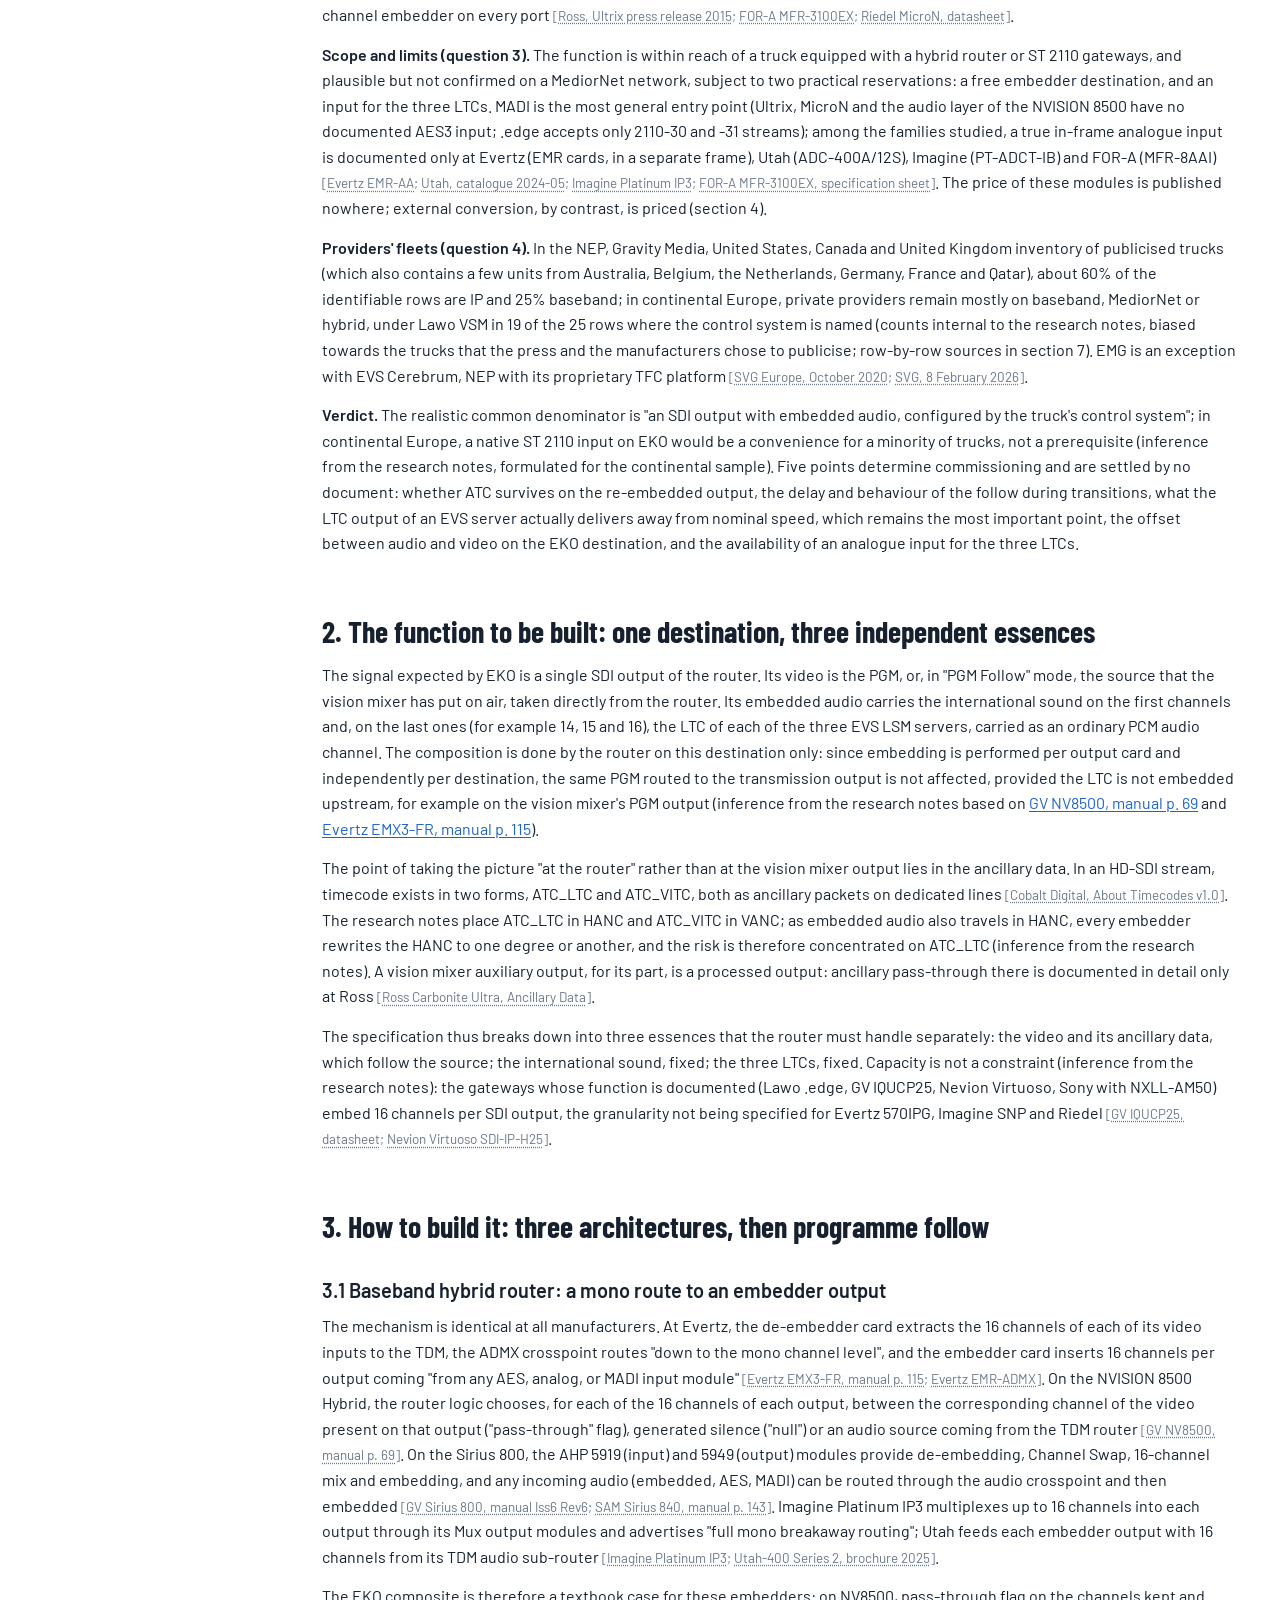
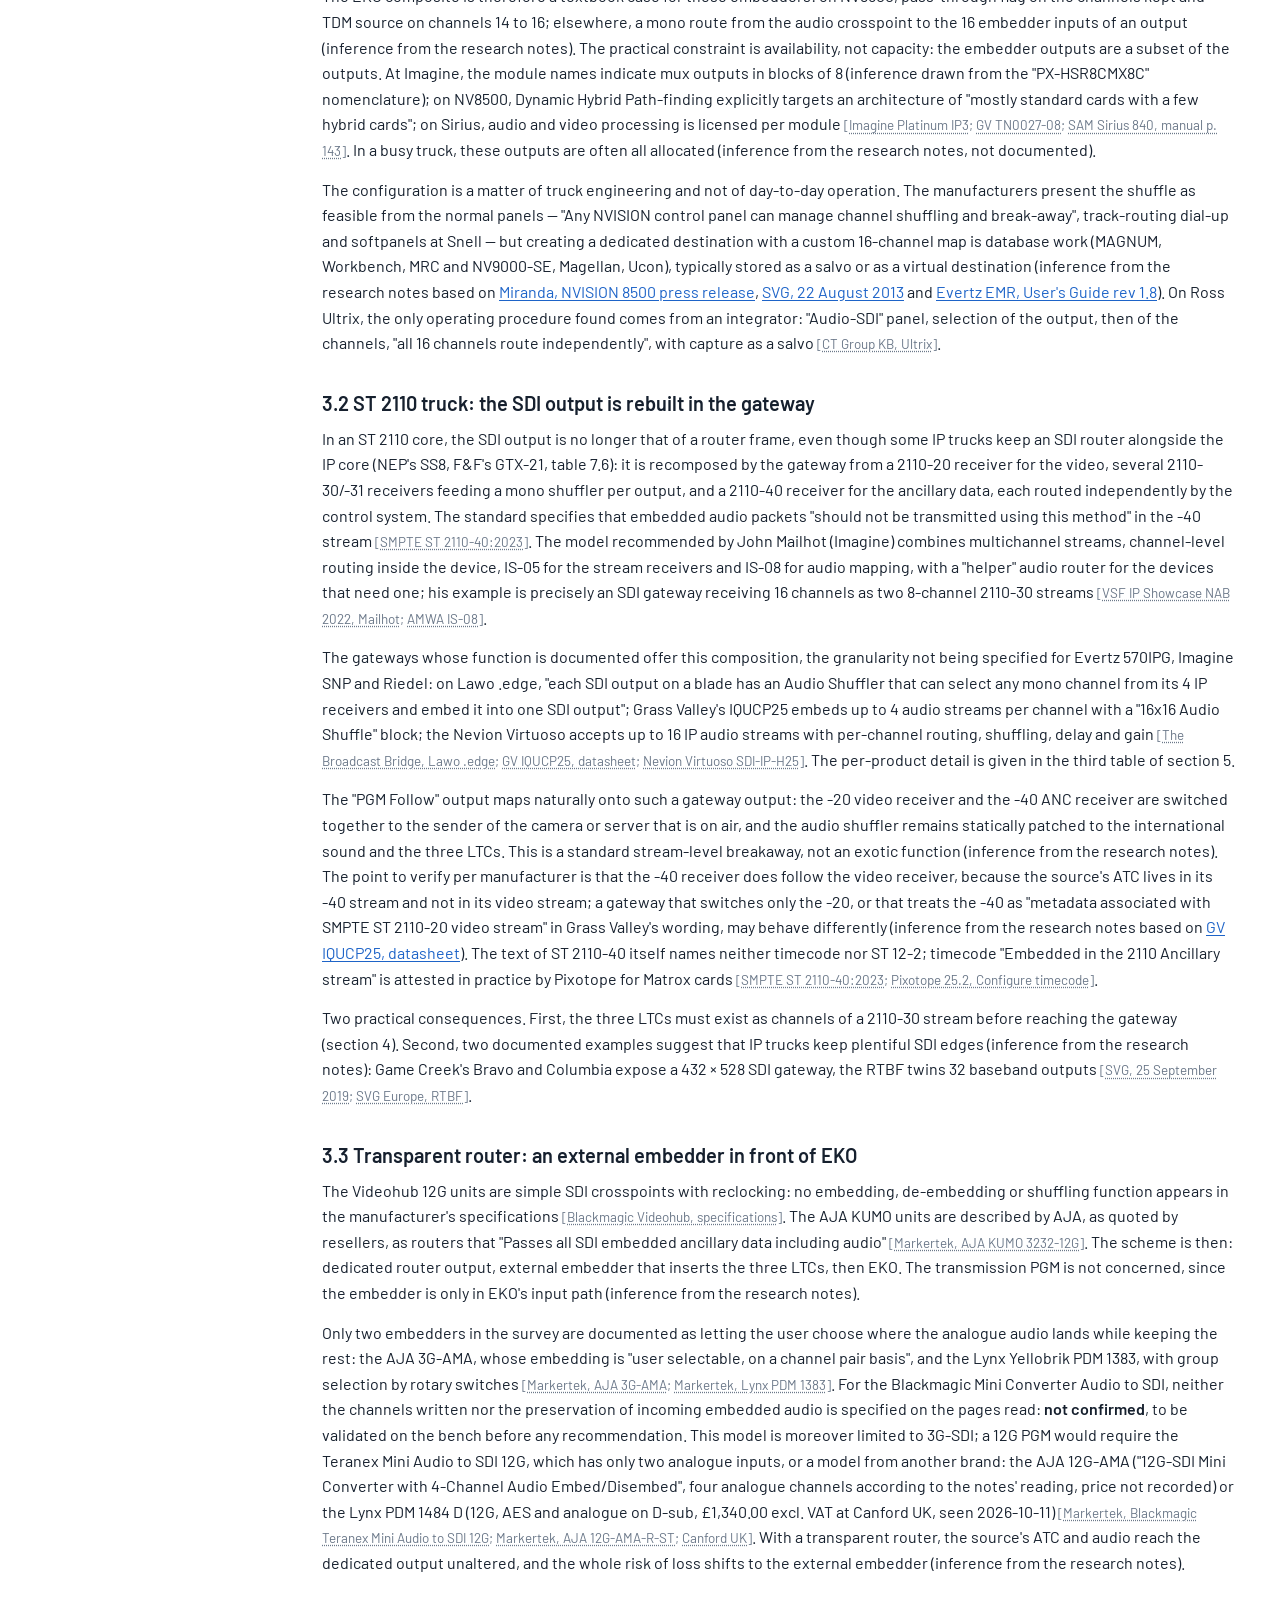
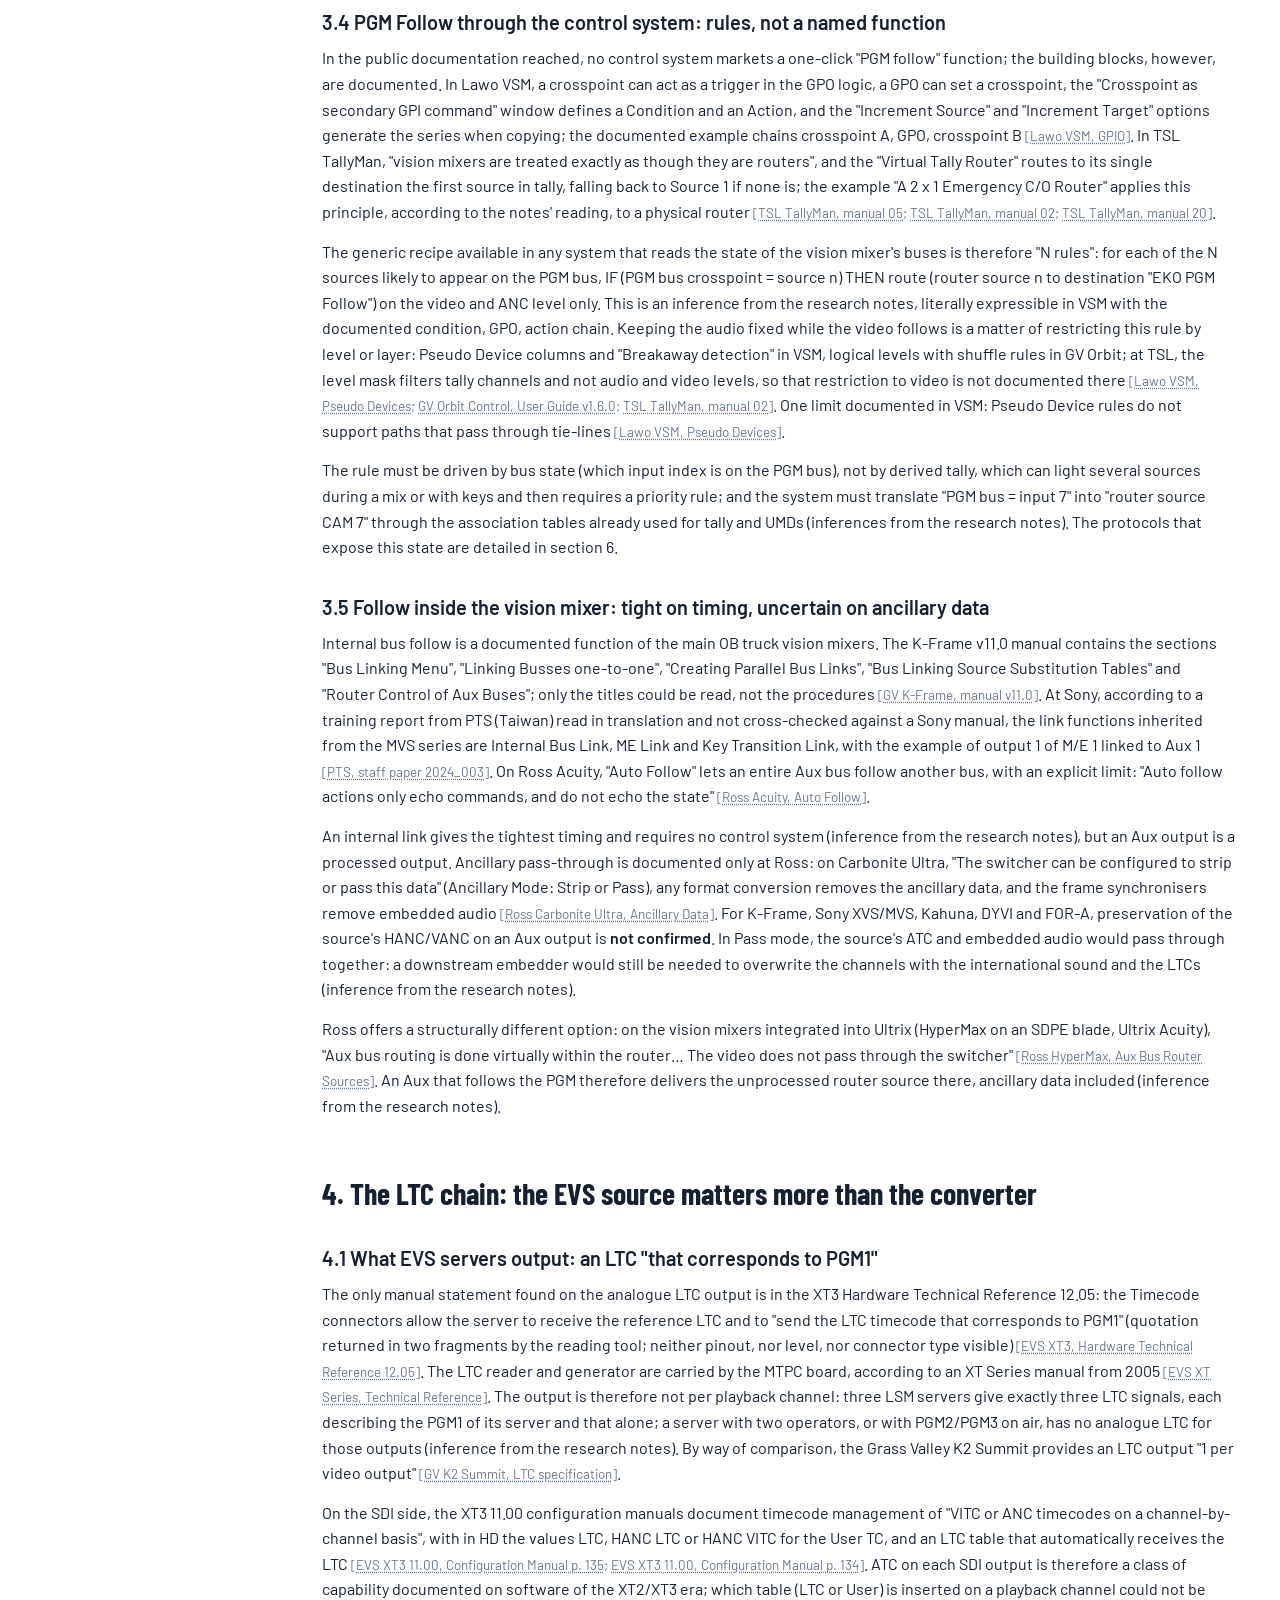
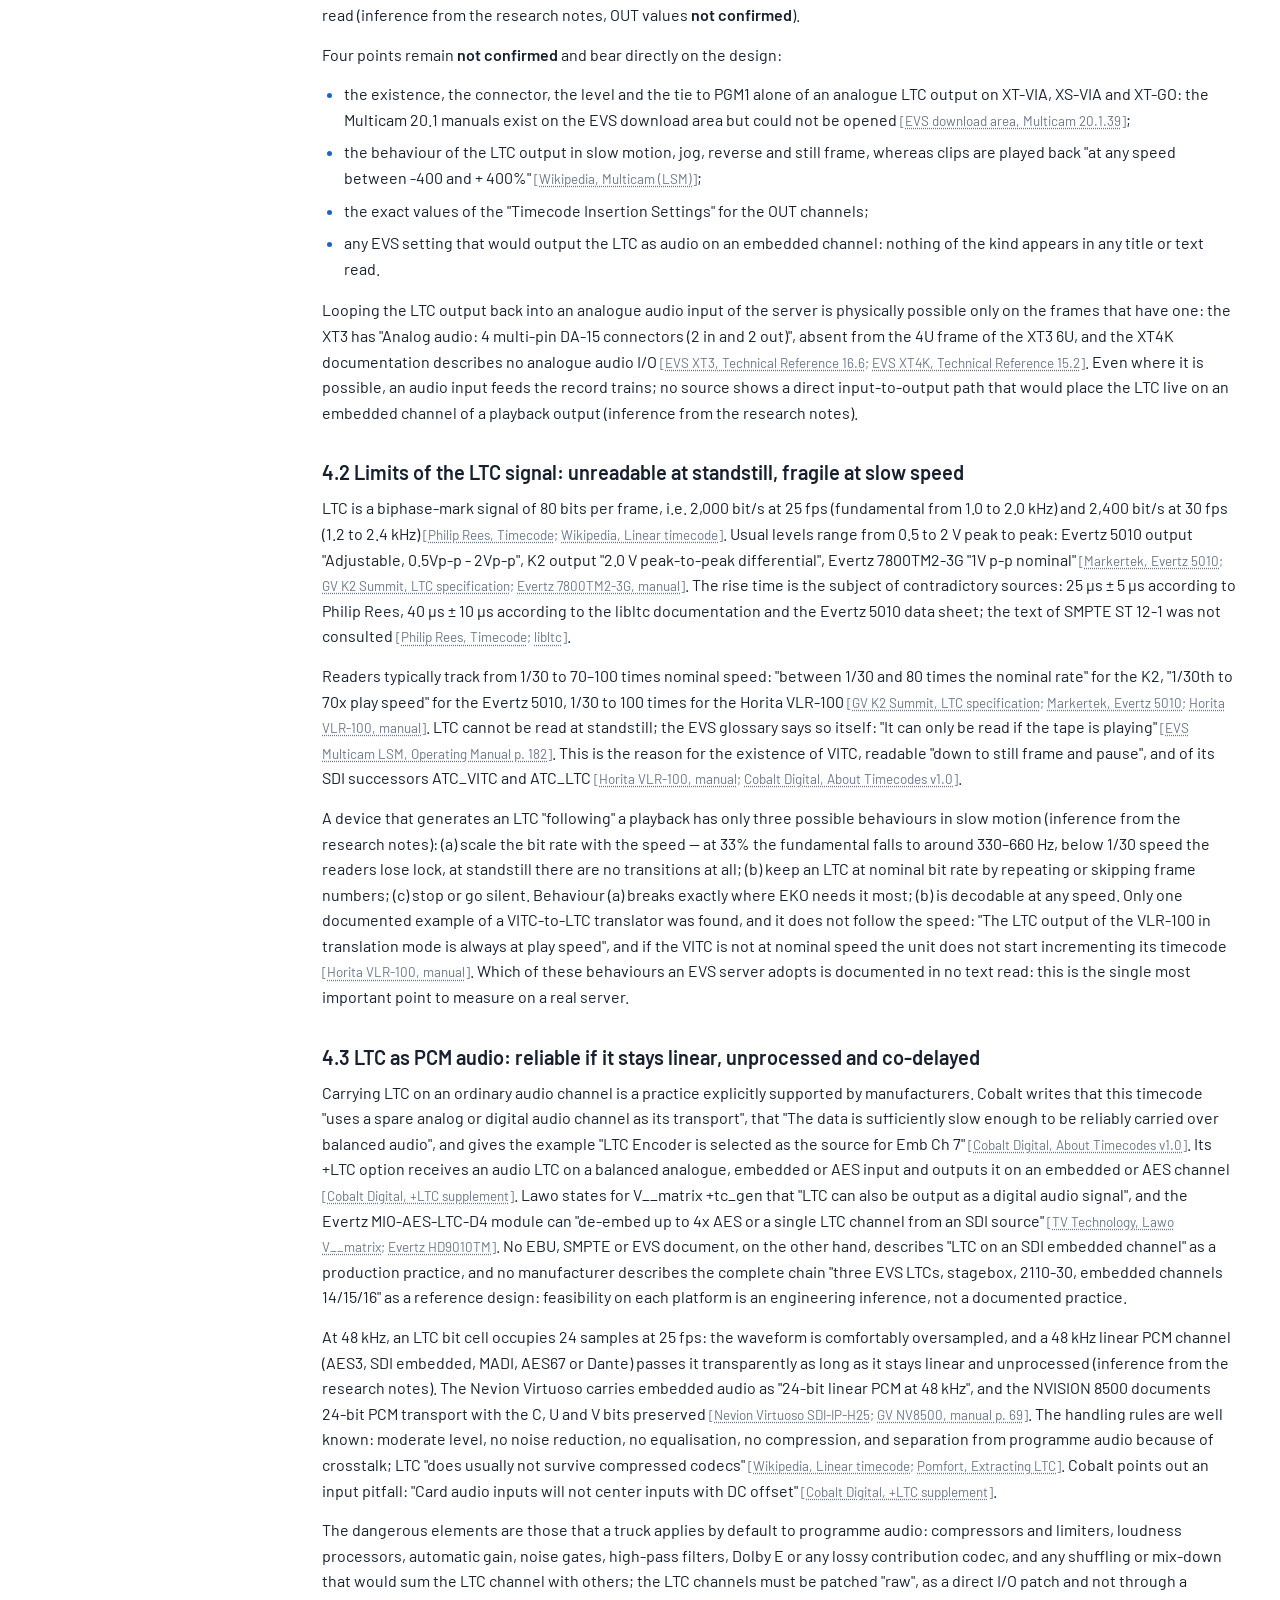
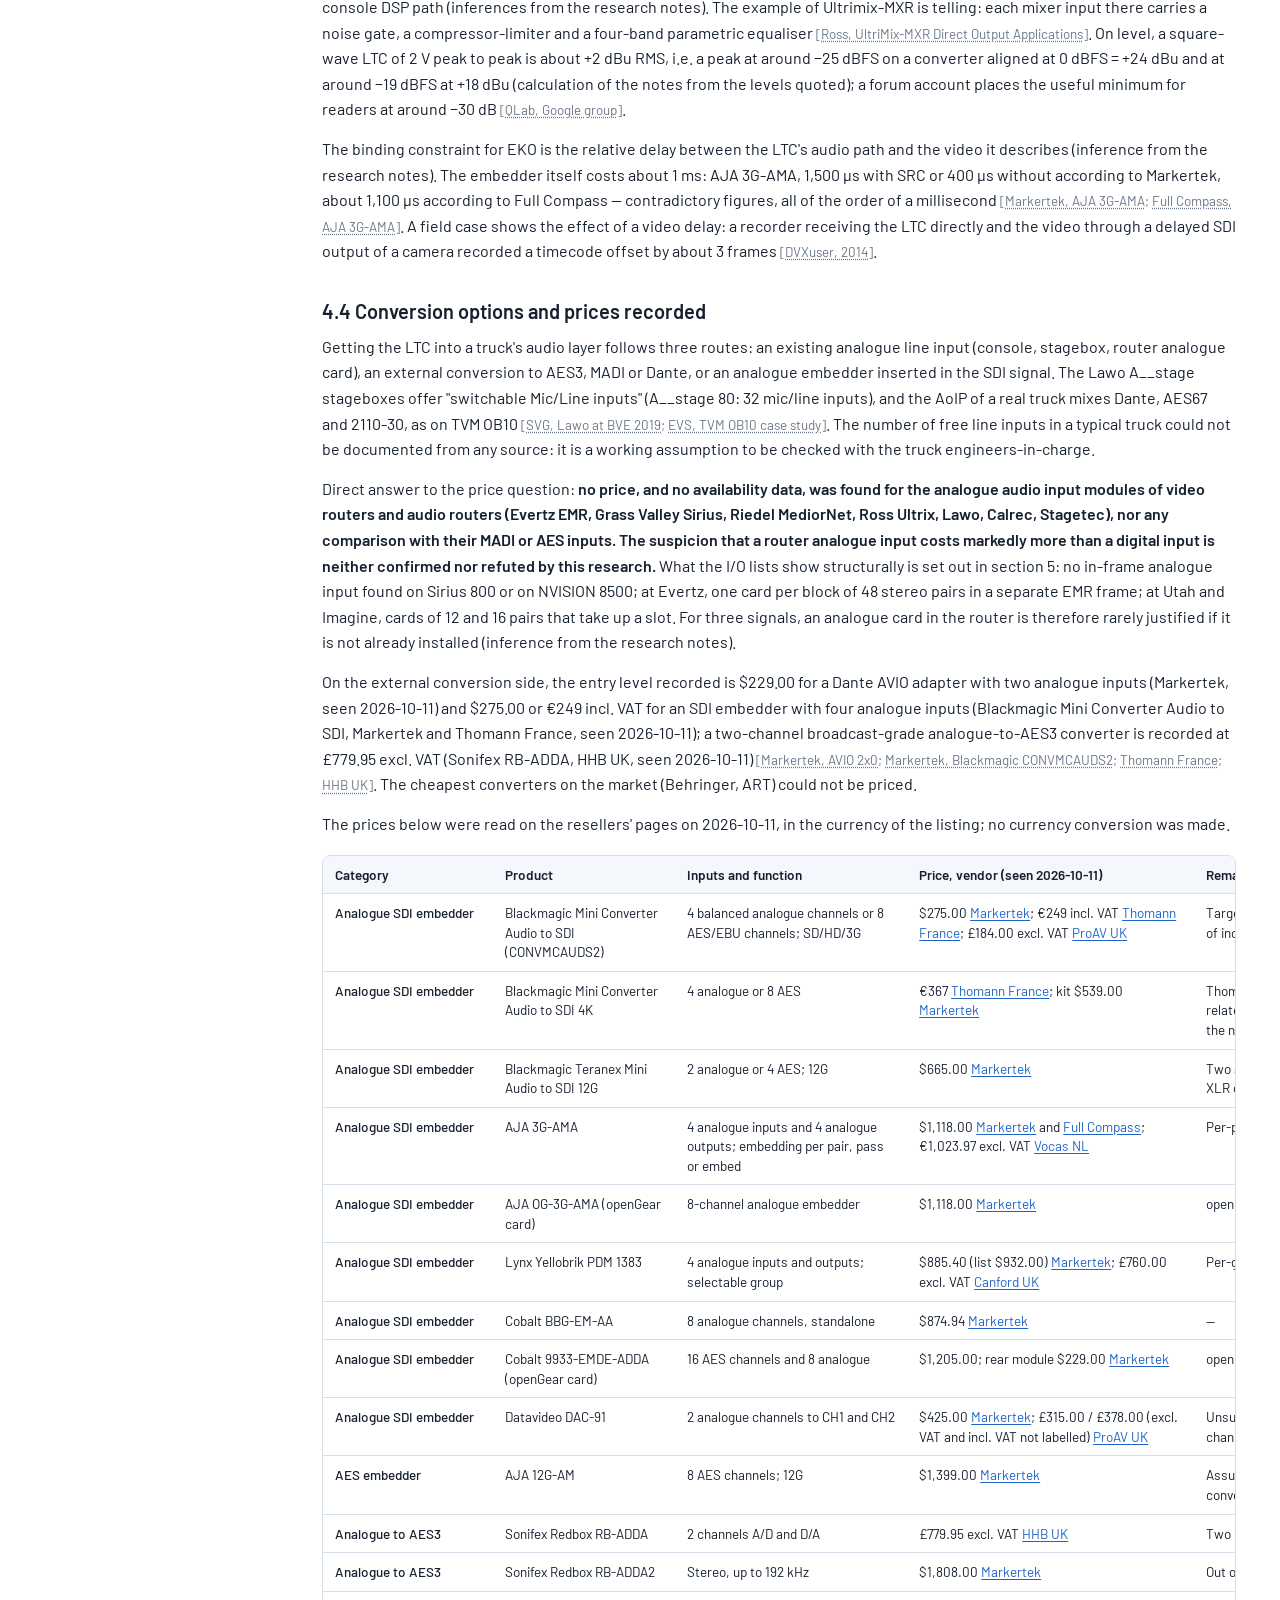
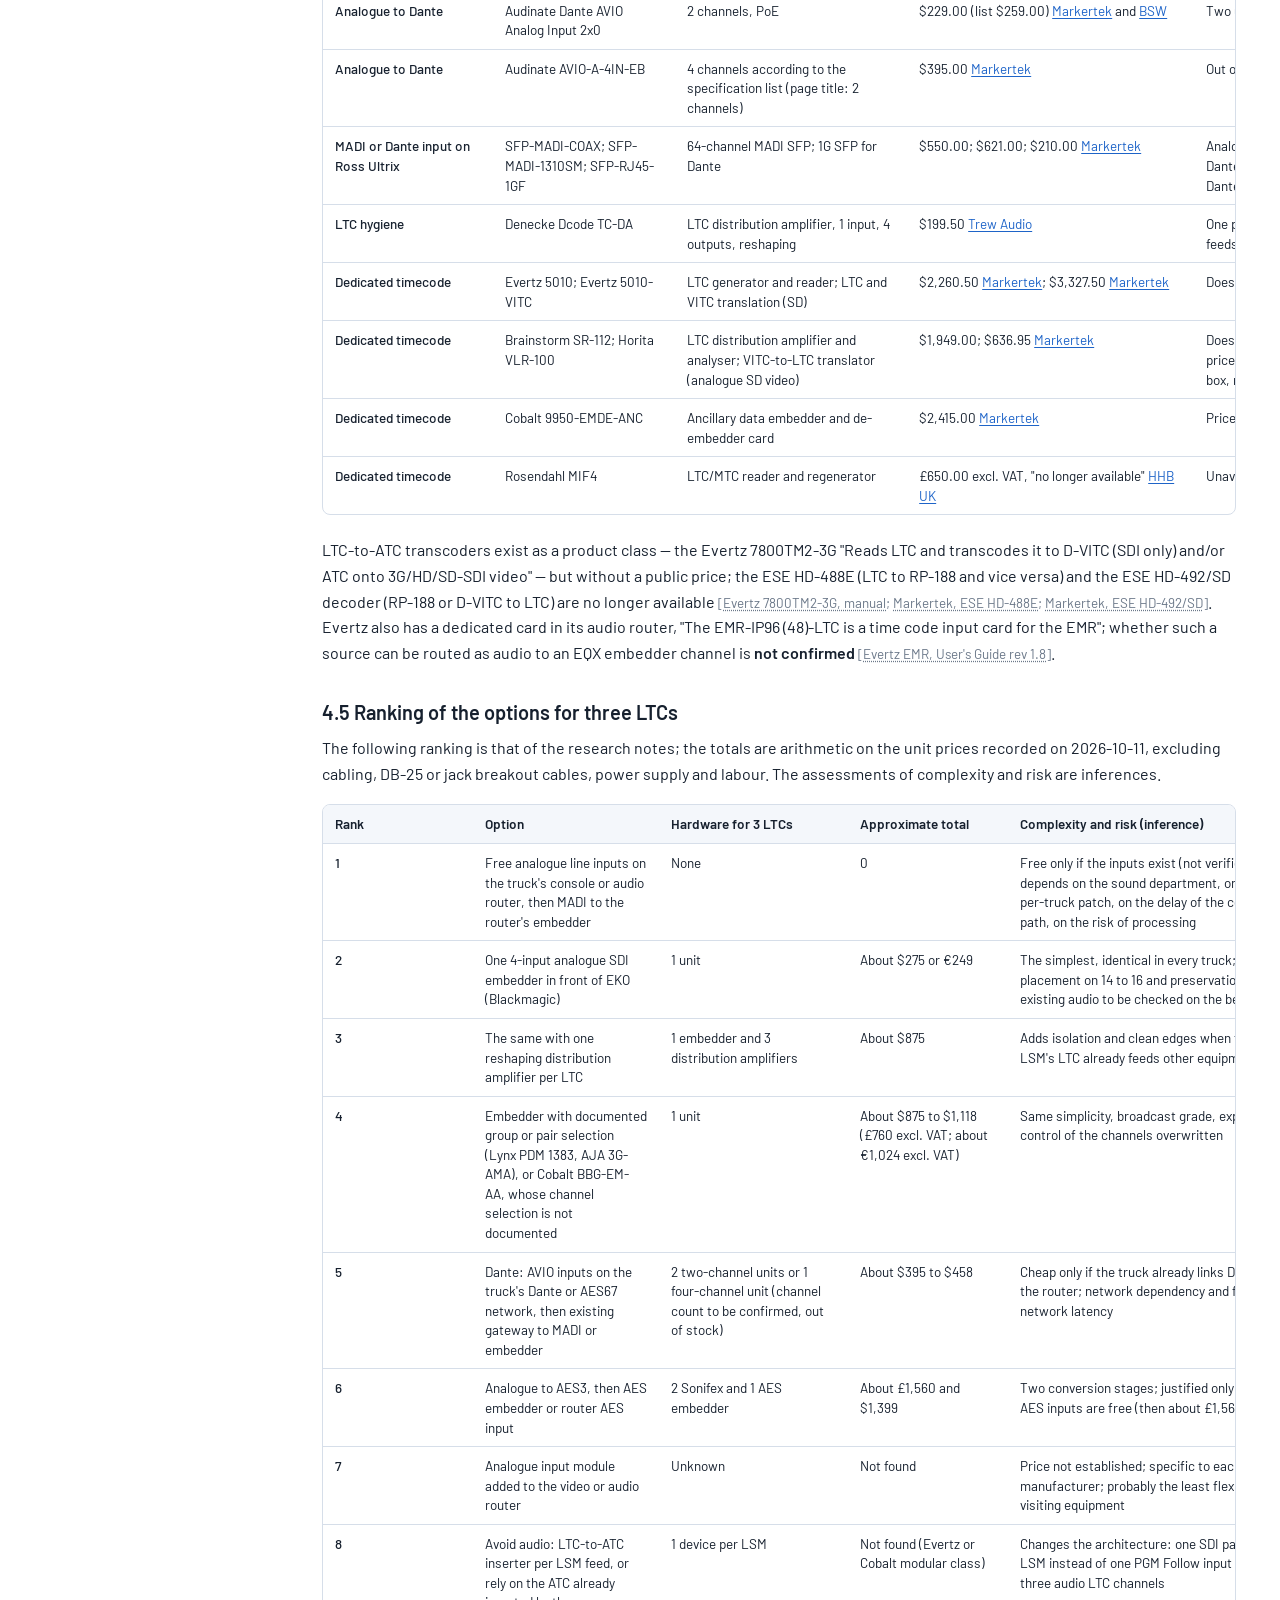
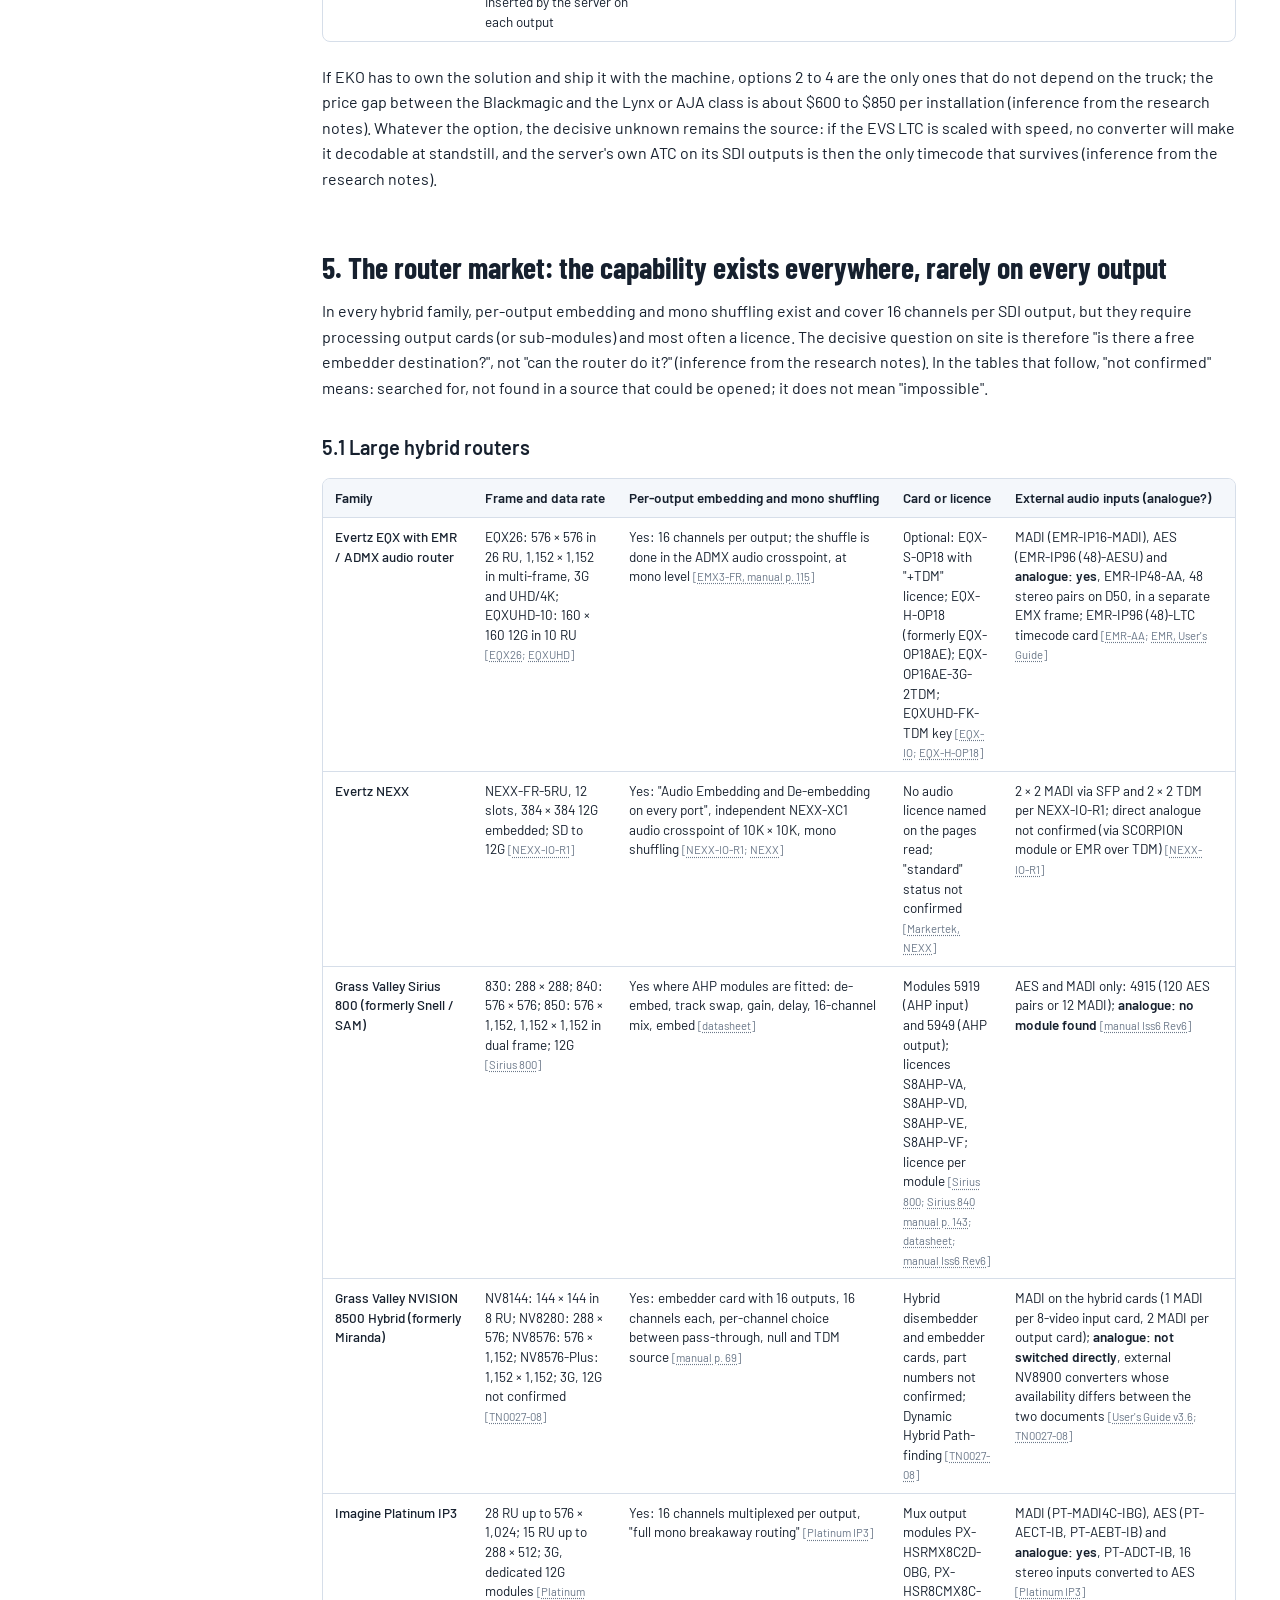
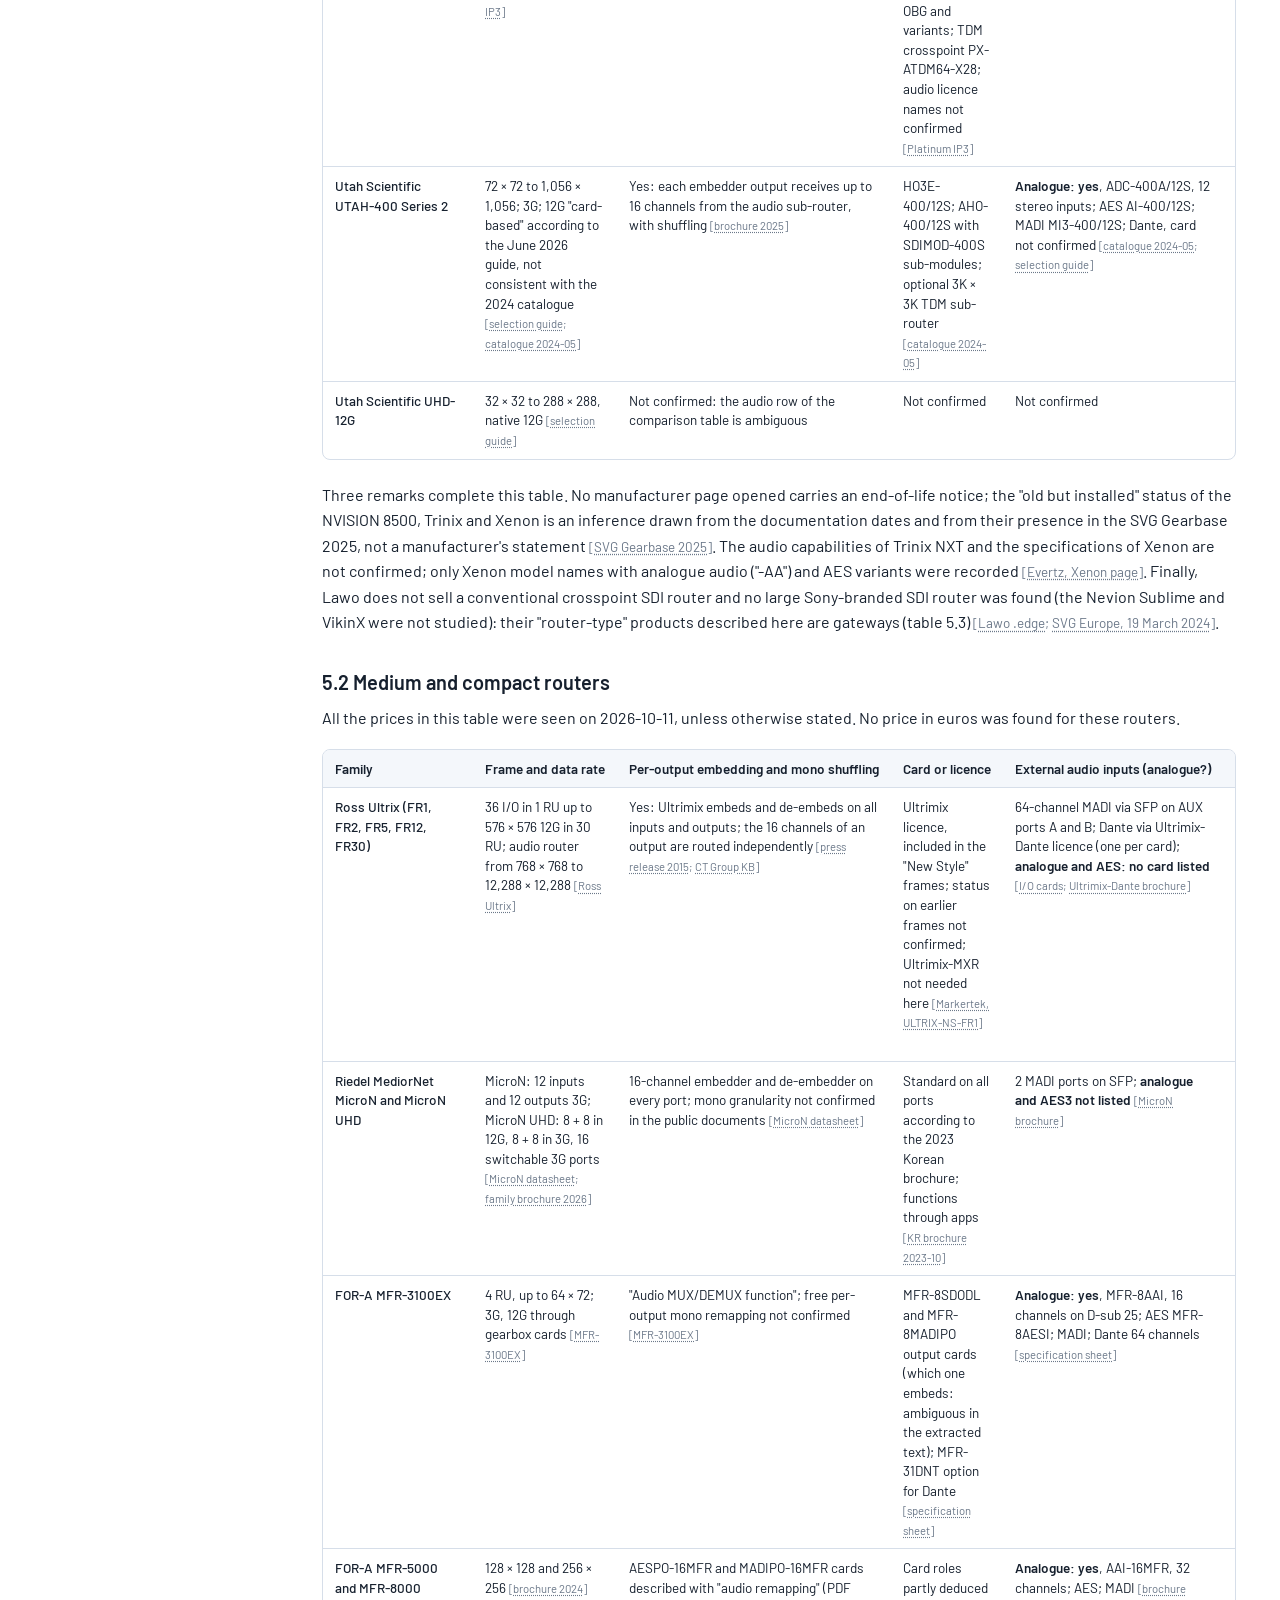
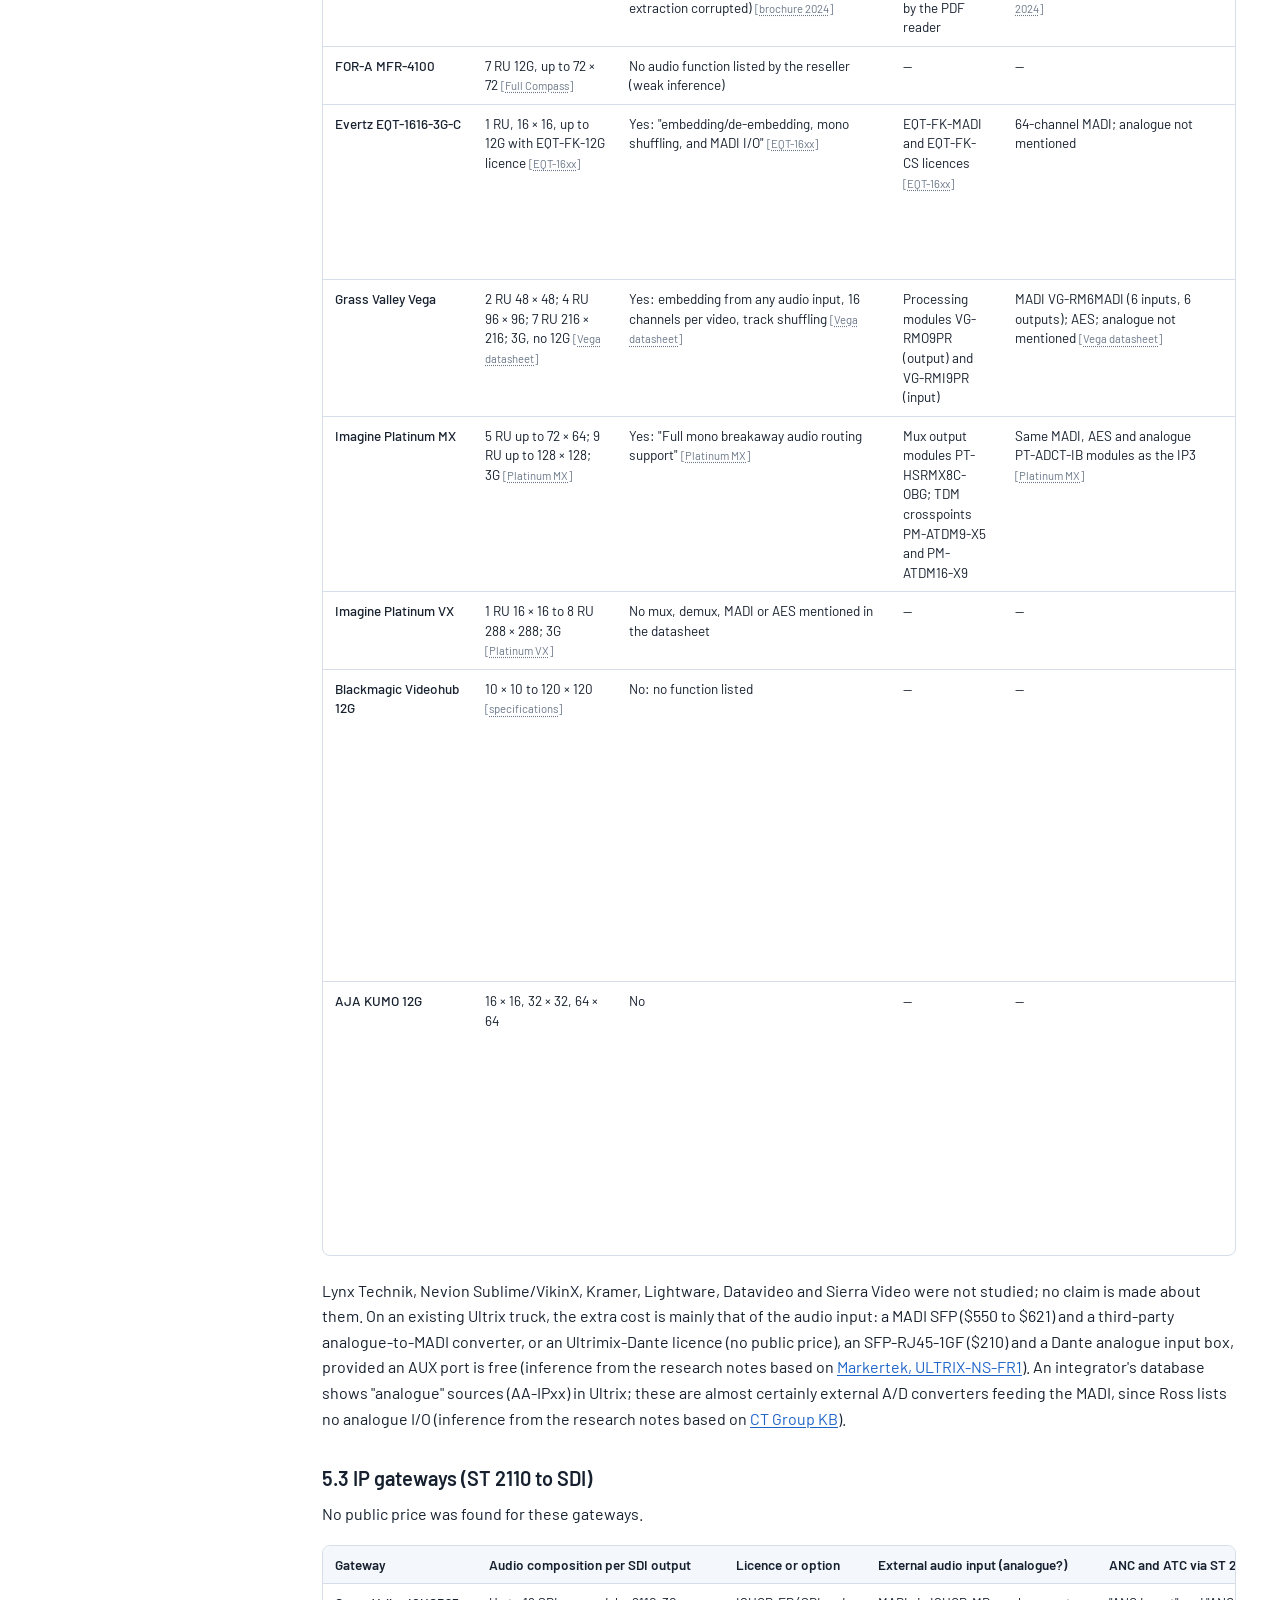
<file: en/report.html>
<!doctype html>
<html lang="en" data-theme="light">
<head>
<meta charset="utf-8">
<meta name="viewport" content="width=device-width, initial-scale=1">
<title>Composing the EKO output without polluting the PGM · EKO Matrice Follow</title>
<meta name="robots" content="noindex, nofollow">
<link rel="preconnect" href="https://fonts.googleapis.com">
<link rel="preconnect" href="https://fonts.gstatic.com" crossorigin>
<link rel="stylesheet" href="https://fonts.googleapis.com/css2?family=Barlow:wght@400;500;600;700&amp;family=Barlow+Condensed:wght@600;700&amp;display=swap">
<link rel="stylesheet" href="../assets/style.css">
<script>try{var t=localStorage.getItem('eko-theme');if(t)document.documentElement.dataset.theme=t}catch(e){}</script>
</head>
<body>
<svg width="0" height="0" style="position:absolute" aria-hidden="true" focusable="false"><defs><marker id="ah-v" viewBox="0 0 10 10" refX="8" refY="5" markerWidth="7" markerHeight="7" orient="auto"><path class="ah v" d="M2 1L8 5L2 9"/></marker><marker id="ah-a" viewBox="0 0 10 10" refX="8" refY="5" markerWidth="7" markerHeight="7" orient="auto"><path class="ah a" d="M2 1L8 5L2 9"/></marker><marker id="ah-l" viewBox="0 0 10 10" refX="8" refY="5" markerWidth="7" markerHeight="7" orient="auto"><path class="ah l" d="M2 1L8 5L2 9"/></marker><marker id="ah-c" viewBox="0 0 10 10" refX="8" refY="5" markerWidth="7" markerHeight="7" orient="auto"><path class="ah c" d="M2 1L8 5L2 9"/></marker><marker id="ah-n" viewBox="0 0 10 10" refX="8" refY="5" markerWidth="7" markerHeight="7" orient="auto"><path class="ah n" d="M2 1L8 5L2 9"/></marker></defs></svg>
<div class="page report">
<header class="top">
  <a class="brand" href="index.html"><span class="brand-eko">EKO</span><span class="brand-sub">Kreativ Labs</span></a>
  <nav class="pages"><a href="index.html">Summary</a><a href="proposal.html">Proposal</a><a href="report.html" aria-current="page">Full report</a></nav>
  <div class="tools">
    <a class="tool lang" href="../rapport.html" hreflang="fr" title="Français">FR</a>
    <button class="tool" id="theme" type="button" title="Light or dark theme" aria-label="Light or dark theme"><svg aria-hidden="true" width="16" height="16" viewBox="0 0 16 16"><circle cx="8" cy="8" r="6.25" fill="none" stroke="currentColor" stroke-width="1.5"/><path d="M8 1.75a6.25 6.25 0 0 1 0 12.5z" fill="currentColor"/></svg></button>
    <button class="tool" id="print" type="button" title="Print or save as PDF" aria-label="Print or save as PDF">PDF</button>
  </div>
</header>
<section class="hero">
  <div class="hero-in">
    <p class="eyebrow">R&D dossier · v0.2 · 12 October 2026 · Internal document</p>
    <h1>Composing the EKO output without polluting the PGM</h1>
    <p class="lede">The full report: every statement keeps its source as a link, and whatever could not be confirmed is marked as such.</p>
  </div>
</section>
<div class="layout">
  <nav class="toc" aria-label="Contents">
    <p class="toc-title">Contents</p>
    <a class="l2" href="#s1">1. Summary and verdict: feasible on most documented architectures, guaranteed nowhere without a test</a>
    <a class="l2" href="#s2">2. The function to be built: one destination, three independent essences</a>
    <a class="l2" href="#s3">3. How to build it: three architectures, then programme follow</a>
    <a class="l3" href="#s3-1">3.1 Baseband hybrid router: a mono route to an embedder output</a>
    <a class="l3" href="#s3-2">3.2 ST 2110 truck: the SDI output is rebuilt in the gateway</a>
    <a class="l3" href="#s3-3">3.3 Transparent router: an external embedder in front of EKO</a>
    <a class="l3" href="#s3-4">3.4 PGM Follow through the control system: rules, not a named function</a>
    <a class="l3" href="#s3-5">3.5 Follow inside the vision mixer: tight on timing, uncertain on ancillary data</a>
    <a class="l2" href="#s4">4. The LTC chain: the EVS source matters more than the converter</a>
    <a class="l3" href="#s4-1">4.1 What EVS servers output: an LTC &quot;that corresponds to PGM1&quot;</a>
    <a class="l3" href="#s4-2">4.2 Limits of the LTC signal: unreadable at standstill, fragile at slow speed</a>
    <a class="l3" href="#s4-3">4.3 LTC as PCM audio: reliable if it stays linear, unprocessed and co-delayed</a>
    <a class="l3" href="#s4-4">4.4 Conversion options and prices recorded</a>
    <a class="l3" href="#s4-5">4.5 Ranking of the options for three LTCs</a>
    <a class="l2" href="#s5">5. The router market: the capability exists everywhere, rarely on every output</a>
    <a class="l3" href="#s5-1">5.1 Large hybrid routers</a>
    <a class="l3" href="#s5-2">5.2 Medium and compact routers</a>
    <a class="l3" href="#s5-3">5.3 IP gateways (ST 2110 to SDI)</a>
    <a class="l3" href="#s5-4">5.4 What is found in trucks, in orders of magnitude</a>
    <a class="l2" href="#s6">6. Control systems and vision mixer protocols</a>
    <a class="l3" href="#s6-1">6.1 Control systems: documented building blocks, no named function</a>
    <a class="l3" href="#s6-2">6.2 Protocols: bus state is not tally</a>
    <a class="l2" href="#s7">7. What the providers have in their trucks</a>
    <a class="l3" href="#s7-1">7.1 France</a>
    <a class="l3" href="#s7-2">7.2 Belgium and the Netherlands</a>
    <a class="l3" href="#s7-3">7.3 Germany, Austria and Switzerland</a>
    <a class="l3" href="#s7-4">7.4 Spain, Italy and software-defined trucks</a>
    <a class="l3" href="#s7-5">7.5 United Kingdom and Ireland</a>
    <a class="l3" href="#s7-6">7.6 North America</a>
    <a class="l3" href="#s7-7">7.7 Australia and the Middle East</a>
    <a class="l3" href="#s7-8">7.8 The trends: IP in the English-speaking showcase, baseband and MediorNet on the continent</a>
    <a class="l2" href="#s8">8. Is it within reach of a truck? Grid by truck type</a>
    <a class="l2" href="#s9">9. Limits and points to test</a>
    <a class="l2" href="#s10">10. Questions to ask the truck engineer-in-charge (EIC)</a>
    <a class="l2" href="#s11">11. Gaps in this research</a>
  </nav>
  <main>
<section class="abstract"><p class="abstract-title">Abstract</p><p>The dedicated SDI output that EKO requires — PGM video or on-air source, international sound, and the three LSM LTCs as audio on channels 14, 15 and 16 — corresponds to a native function of the audio stage of hybrid routers and ST 2110 gateways: the major hybrid families (Evertz, Sirius 800, NVISION 8500, Platinum, UTAH-400, Ultrix) and the gateways whose function is documented compose 16 mono channels per SDI output, destination by destination, and therefore without touching the PGM that leaves the truck, mono granularity remaining not confirmed for MediorNet and FOR-A <span class="cite"><a target="_blank" rel="noopener" href="https://www.manualslib.com/manual/1276714/Evertz-Emx3-Fr.html?page=115">Evertz EMX3-FR, manual p. 115</a>; <a target="_blank" rel="noopener" href="https://www.manualslib.com/manual/937182/Grass-Valley-Nv8500-Series.html?page=69">GV NV8500, manual p. 69</a>; <a target="_blank" rel="noopener" href="https://www.thebroadcastbridge.com/content/entry/20797/lawos-.edge-receives-audio-supercharge-and-provides-color-correction">Lawo .edge, The Broadcast Bridge</a></span>. <strong>It is not, however, available as a matter of course on every output</strong>: except on NEXX, Ultrix and MicroN, where embedding is advertised on every port, it depends on embedder output cards and most often on a licence, and in many trucks only some of the outputs are so equipped (finding of the research notes, not sourced truck by truck) <span class="cite"><a target="_blank" rel="noopener" href="https://www.grassvalley.com/products/sirius_800_series/">GV Sirius 800</a>; <a target="_blank" rel="noopener" href="https://grassvalley.com/docs/Release_Notes/routers/nvision_8500/TN0027-08_NV8500_Pre-Installation_Guide.pdf">GV TN0027-08</a></span>. <strong>No function named "PGM Follow" was found in the public documentation reached for the control systems</strong>: following the programme bus is built with rules (GPIO logic and crosspoints in Lawo VSM, "Virtual Tally Router" in TSL TallyMan) or in the vision mixer (K-Frame Bus Linking, Ross Auto Follow, Sony Internal Bus Link according to a third-party training report), with a delay that no manufacturer publishes <span class="cite"><a target="_blank" rel="noopener" href="https://docs.lawo.com/vsm-ip-broadcast-control-system/vsmstudio-user-manual/vsmstudio-gpio">Lawo VSM, GPIO</a>; <a target="_blank" rel="noopener" href="https://www.tslproducts.com/media/1324/02-router-set-up.pdf">TSL TallyMan, manual 02</a>; <a target="_blank" rel="noopener" href="https://gvcmsumb.grassvalley.com/docs/Manuals/switchers/kayenne/071-8963-01-AB_Kayenne_Karrera_GV_Korona_K-Frame_User_v11.0.pdf">GV K-Frame, manual v11.0</a></span>. On a re-embedded router output, transparency to all ancillary data (HANC and VANC) is stated in black and white only for the GV Vega, without ATC being named there; FOR-A documents that its output card passes all ANC with Quiet Switch disabled and passes only a restricted list once that mode is enabled; on the gateway side, only Lawo names ATC: this is the first point to test truck by truck <span class="cite"><a target="_blank" rel="noopener" href="https://gvcmsumb.grassvalley.com/media/pnrpxpoz/vega_ds-pub-3-0722a-en.pdf">GV Vega, datasheet</a>; <a target="_blank" rel="noopener" href="https://www.for-a.com/products/mfr3100ex/items/MFR-3100EX-E-SPEC-E1R1.pdf">FOR-A MFR-3100EX, specification sheet</a></span>. On price: <strong>no public price was found for a router analogue audio input module; the suspicion of a premium over a digital input is therefore neither confirmed nor refuted</strong>. What the documents do show is that Sirius 800, NVISION 8500, Ross Ultrix, MicroN and Lawo .edge have no documented analogue input, and that an external embedder with four analogue inputs costs from $275 (Blackmagic, Markertek, seen 2026-10-11) to $1,118 (AJA 3G-AMA, Markertek, seen 2026-10-11) <span class="cite"><a target="_blank" rel="noopener" href="https://www.markertek.com/product/bmd-convmcauds2/blackmagic-convmcauds2-mini-converter-audio-to-sdi-embedder">Markertek, Blackmagic CONVMCAUDS2</a>; <a target="_blank" rel="noopener" href="https://www.markertek.com/product/aja-3g-ama/aja-3g-ama-3g-sdi-analog-audio-embedder-disembedder">Markertek, AJA 3G-AMA</a></span>. The decisive unknown is not the router but the source: the only EVS manual statement found on this point (XT3, Hardware Technical Reference 12.05) says that the Timecode connectors output the LTC "that corresponds to PGM1"; that there is only one output per server is an inference, nothing is confirmed for the VIA generation, and nothing was found on the behaviour of this output in slow motion, in jog or in still frame <span class="cite"><a target="_blank" rel="noopener" href="https://manualzilla.com/doc/5929487/369-m__hardware-technical-reference?page=67">EVS XT3, Hardware Technical Reference 12.05</a></span>.</p></section>

<h2 id="s1">1. Summary and verdict: feasible on most documented architectures, guaranteed nowhere without a test</h2>
<p><strong>Implementation (question 1).</strong> Three architectures lead to the same signal. In a baseband hybrid router, the input cards de-embed to a TDM bus, the audio crosspoint routes at mono level, and the embedder output card inserts 16 channels per output from any AES, analogue or MADI input <span class="cite"><a target="_blank" rel="noopener" href="https://www.manualslib.com/manual/1276714/Evertz-Emx3-Fr.html?page=115">Evertz EMX3-FR, manual p. 115</a></span>. In an ST 2110 truck, the SDI output is rebuilt in the gateway from independent receivers (video -20, audio -30/-31, ANC -40), and embedded audio is excluded by the standard from the -40 stream: "video follows, audio fixed" is the default behaviour there (inference from the research notes, which assumes that the -40 receiver follows the -20 receiver) <span class="cite"><a target="_blank" rel="noopener" href="https://pub.smpte.org/pub/st2110-40/st2110-40-2023.pdf">SMPTE ST 2110-40:2023</a>; <a target="_blank" rel="noopener" href="https://potato.vsf.tv/events_archive/2022-04_NABShow2022/IPS-NAB2022-monoAudio-tuesday-1030-mailhot-v1.pdf">VSF IP Showcase NAB 2022, Mailhot</a></span>. With a transparent router (Blackmagic Videohub, AJA KUMO), an external embedder placed between the dedicated output and EKO is mandatory <span class="cite"><a target="_blank" rel="noopener" href="https://www.blackmagicdesign.com/products/blackmagicvideohub/techspecs/W-VHS-23">Blackmagic Videohub, specifications</a>; <a target="_blank" rel="noopener" href="https://www.markertek.com/product/aja-kumo-323212g/aja-kumo-3232-12g-compact-32x32-12g-sdi-router-for-4k-ultra-hd">Markertek, AJA KUMO 3232-12G</a></span>. Following the programme bus does not exist as a named function in any public documentation reached; it is built from the documented building blocks, and it is the integrator, not the product, that gives it a name (inference from the research notes based on <a target="_blank" rel="noopener" href="https://docs.lawo.com/vsm-ip-broadcast-control-system/vsmstudio-user-manual/vsmstudio-gpio">Lawo VSM, GPIO</a> and <a target="_blank" rel="noopener" href="https://www.tslproducts.com/media/1347/20-examples.pdf">TSL TallyMan, manual 20</a>).</p>
<p><strong>Market (question 2).</strong> The four long-established manufacturers of large routers (Evertz EQX/NEXX, Grass Valley Sirius 800 and NVISION 8500, Imagine Platinum IP3/MX, Utah UTAH-400 Series 2) all offer a mono TDM audio crosspoint alongside the video crosspoint, with 16 embedded channels handled per SDI <span class="cite"><a target="_blank" rel="noopener" href="https://evertz.com/products/EQX-IO">Evertz EQX-IO</a>; <a target="_blank" rel="noopener" href="https://gvcmsumb.grassvalley.com/media/me1g2siz/sirius-800_ds-pub-3-0711c-en.pdf">GV Sirius 800, datasheet</a>; <a target="_blank" rel="noopener" href="https://imaginecommunications.com/insights-and-resources/platinum-ip3-router">Imagine Platinum IP3</a>; <a target="_blank" rel="noopener" href="https://utahscientific.com/wp-content/uploads/2022/09/Utah-400-Series-2_2025-1.pdf">Utah-400 Series 2, brochure 2025</a></span>. In the mid-range, Ross Ultrix is the clearest case of a "router that composes the signal itself", FOR-A MFR-3100EX is, of the five compact families studied together (Ultrix, MediorNet, FOR-A MFR, Videohub, KUMO), the only one to accept analogue natively, Imagine Platinum MX and FOR-A MFR-5000/8000 also having analogue input cards, and Riedel MediorNet places a 16-channel embedder on every port <span class="cite"><a target="_blank" rel="noopener" href="https://www.rossvideo.com/company/media/news-releases/ross-video-launches-ultrix-the-ultimate-connectivity-platform">Ross, Ultrix press release 2015</a>; <a target="_blank" rel="noopener" href="https://www.for-a.com/products/mfr3100ex/">FOR-A MFR-3100EX</a>; <a target="_blank" rel="noopener" href="https://www.riedel.net/fileadmin/user_upload/11-products_neu/media-networks/micron/Hardware/06-210DB00EG-A10_Datasheet_MN-MicroN-2.pdf">Riedel MicroN, datasheet</a></span>.</p>
<p><strong>Scope and limits (question 3).</strong> The function is within reach of a truck equipped with a hybrid router or ST 2110 gateways, and plausible but not confirmed on a MediorNet network, subject to two practical reservations: a free embedder destination, and an input for the three LTCs. MADI is the most general entry point (Ultrix, MicroN and the audio layer of the NVISION 8500 have no documented AES3 input; .edge accepts only 2110-30 and -31 streams); among the families studied, a true in-frame analogue input is documented only at Evertz (EMR cards, in a separate frame), Utah (ADC-400A/12S), Imagine (PT-ADCT-IB) and FOR-A (MFR-8AAI) <span class="cite"><a target="_blank" rel="noopener" href="https://evertz.com/products/EMR-AA">Evertz EMR-AA</a>; <a target="_blank" rel="noopener" href="https://utahscientific.com/wp-content/uploads/2024/04/US-Catalog-2405-web.pdf">Utah, catalogue 2024-05</a>; <a target="_blank" rel="noopener" href="https://imaginecommunications.com/insights-and-resources/platinum-ip3-router">Imagine Platinum IP3</a>; <a target="_blank" rel="noopener" href="https://www.for-a.com/products/mfr3100ex/items/MFR-3100EX-E-SPEC-E1R1.pdf">FOR-A MFR-3100EX, specification sheet</a></span>. The price of these modules is published nowhere; external conversion, by contrast, is priced (section 4).</p>
<p><strong>Providers' fleets (question 4).</strong> In the NEP, Gravity Media, United States, Canada and United Kingdom inventory of publicised trucks (which also contains a few units from Australia, Belgium, the Netherlands, Germany, France and Qatar), about 60% of the identifiable rows are IP and 25% baseband; in continental Europe, private providers remain mostly on baseband, MediorNet or hybrid, under Lawo VSM in 19 of the 25 rows where the control system is named (counts internal to the research notes, biased towards the trucks that the press and the manufacturers chose to publicise; row-by-row sources in section 7). EMG is an exception with EVS Cerebrum, NEP with its proprietary TFC platform <span class="cite"><a target="_blank" rel="noopener" href="https://www.svgeurope.org/blog/headlines/twin-top-end-emg-uhd-trucks-settle-in-to-life-on-the-road-in-europe/?print=1">SVG Europe, October 2020</a>; <a target="_blank" rel="noopener" href="https://www.sportsvideo.org/2026/02/08/neps-tfc-infrastructure-and-ss71-ibc-style-core-power-a-progressive-super-bowl-lx-infrastructure-for-nbc-sports/">SVG, 8 February 2026</a></span>.</p>
<p><strong>Verdict.</strong> The realistic common denominator is "an SDI output with embedded audio, configured by the truck's control system"; in continental Europe, a native ST 2110 input on EKO would be a convenience for a minority of trucks, not a prerequisite (inference from the research notes, formulated for the continental sample). Five points determine commissioning and are settled by no document: whether ATC survives on the re-embedded output, the delay and behaviour of the follow during transitions, what the LTC output of an EVS server actually delivers away from nominal speed, which remains the most important point, the offset between audio and video on the EKO destination, and the availability of an analogue input for the three LTCs.</p>
<h2 id="s2">2. The function to be built: one destination, three independent essences</h2>
<p>The signal expected by EKO is a single SDI output of the router. Its video is the PGM, or, in "PGM Follow" mode, the source that the vision mixer has put on air, taken directly from the router. Its embedded audio carries the international sound on the first channels and, on the last ones (for example 14, 15 and 16), the LTC of each of the three EVS LSM servers, carried as an ordinary PCM audio channel. The composition is done by the router on this destination only: since embedding is performed per output card and independently per destination, the same PGM routed to the transmission output is not affected, provided the LTC is not embedded upstream, for example on the vision mixer's PGM output (inference from the research notes based on <a target="_blank" rel="noopener" href="https://www.manualslib.com/manual/937182/Grass-Valley-Nv8500-Series.html?page=69">GV NV8500, manual p. 69</a> and <a target="_blank" rel="noopener" href="https://www.manualslib.com/manual/1276714/Evertz-Emx3-Fr.html?page=115">Evertz EMX3-FR, manual p. 115</a>).</p>
<p>The point of taking the picture "at the router" rather than at the vision mixer output lies in the ancillary data. In an HD-SDI stream, timecode exists in two forms, ATC_LTC and ATC_VITC, both as ancillary packets on dedicated lines <span class="cite"><a target="_blank" rel="noopener" href="https://cobaltdigital.com/wp-content/uploads/2024/02/About-Timecodesv1.0.pdf">Cobalt Digital, About Timecodes v1.0</a></span>. The research notes place ATC_LTC in HANC and ATC_VITC in VANC; as embedded audio also travels in HANC, every embedder rewrites the HANC to one degree or another, and the risk is therefore concentrated on ATC_LTC (inference from the research notes). A vision mixer auxiliary output, for its part, is a processed output: ancillary pass-through there is documented in detail only at Ross <span class="cite"><a target="_blank" rel="noopener" href="https://help.rossvideo.com/ultra/Topics/Setup/Video/Anc.html">Ross Carbonite Ultra, Ancillary Data</a></span>.</p>
<p>The specification thus breaks down into three essences that the router must handle separately: the video and its ancillary data, which follow the source; the international sound, fixed; the three LTCs, fixed. Capacity is not a constraint (inference from the research notes): the gateways whose function is documented (Lawo .edge, GV IQUCP25, Nevion Virtuoso, Sony with NXLL-AM50) embed 16 channels per SDI output, the granularity not being specified for Evertz 570IPG, Imagine SNP and Riedel <span class="cite"><a target="_blank" rel="noopener" href="https://www.grassvalley.com/docs/DataSheets/modular/iq/iqucp25/IQUCP25_DS-PUB-3-0675A-EN.pdf">GV IQUCP25, datasheet</a>; <a target="_blank" rel="noopener" href="https://nevion1dev.wpengine.com/wp-content/uploads/2022/09/Nevion_Virtuoso_SDI-IP-H25_R2236.pdf">Nevion Virtuoso SDI-IP-H25</a></span>.</p>
<h2 id="s3">3. How to build it: three architectures, then programme follow</h2>
<h3 id="s3-1">3.1 Baseband hybrid router: a mono route to an embedder output</h3>
<p>The mechanism is identical at all manufacturers. At Evertz, the de-embedder card extracts the 16 channels of each of its video inputs to the TDM, the ADMX crosspoint routes "down to the mono channel level", and the embedder card inserts 16 channels per output coming "from any AES, analog, or MADI input module" <span class="cite"><a target="_blank" rel="noopener" href="https://www.manualslib.com/manual/1276714/Evertz-Emx3-Fr.html?page=115">Evertz EMX3-FR, manual p. 115</a>; <a target="_blank" rel="noopener" href="https://evertz.com/products/EMR-ADMX">Evertz EMR-ADMX</a></span>. On the NVISION 8500 Hybrid, the router logic chooses, for each of the 16 channels of each output, between the corresponding channel of the video present on that output ("pass-through" flag), generated silence ("null") or an audio source coming from the TDM router <span class="cite"><a target="_blank" rel="noopener" href="https://www.manualslib.com/manual/937182/Grass-Valley-Nv8500-Series.html?page=69">GV NV8500, manual p. 69</a></span>. On the Sirius 800, the AHP 5919 (input) and 5949 (output) modules provide de-embedding, Channel Swap, 16-channel mix and embedding, and any incoming audio (embedded, AES, MADI) can be routed through the audio crosspoint and then embedded <span class="cite"><a target="_blank" rel="noopener" href="https://www.grassvalley.com/docs/Manuals/routers/sirius_800/Sirius_800_User_Manual_Iss6_Rev6.pdf">GV Sirius 800, manual Iss6 Rev6</a>; <a target="_blank" rel="noopener" href="https://www.manualslib.com/manual/1407598/Sam-Sirius-840.html?page=143">SAM Sirius 840, manual p. 143</a></span>. Imagine Platinum IP3 multiplexes up to 16 channels into each output through its Mux output modules and advertises "full mono breakaway routing"; Utah feeds each embedder output with 16 channels from its TDM audio sub-router <span class="cite"><a target="_blank" rel="noopener" href="https://imaginecommunications.com/insights-and-resources/platinum-ip3-router">Imagine Platinum IP3</a>; <a target="_blank" rel="noopener" href="https://utahscientific.com/wp-content/uploads/2022/09/Utah-400-Series-2_2025-1.pdf">Utah-400 Series 2, brochure 2025</a></span>.</p>
<p>The EKO composite is therefore a textbook case for these embedders: on NV8500, pass-through flag on the channels kept and TDM source on channels 14 to 16; elsewhere, a mono route from the audio crosspoint to the 16 embedder inputs of an output (inference from the research notes). The practical constraint is availability, not capacity: the embedder outputs are a subset of the outputs. At Imagine, the module names indicate mux outputs in blocks of 8 (inference drawn from the "PX-HSR8CMX8C" nomenclature); on NV8500, Dynamic Hybrid Path-finding explicitly targets an architecture of "mostly standard cards with a few hybrid cards"; on Sirius, audio and video processing is licensed per module <span class="cite"><a target="_blank" rel="noopener" href="https://imaginecommunications.com/insights-and-resources/platinum-ip3-router">Imagine Platinum IP3</a>; <a target="_blank" rel="noopener" href="https://grassvalley.com/docs/Release_Notes/routers/nvision_8500/TN0027-08_NV8500_Pre-Installation_Guide.pdf">GV TN0027-08</a>; <a target="_blank" rel="noopener" href="https://www.manualslib.com/manual/1407598/Sam-Sirius-840.html?page=143">SAM Sirius 840, manual p. 143</a></span>. In a busy truck, these outputs are often all allocated (inference from the research notes, not documented).</p>
<p>The configuration is a matter of truck engineering and not of day-to-day operation. The manufacturers present the shuffle as feasible from the normal panels — "Any NVISION control panel can manage channel shuffling and break-away", track-routing dial-up and softpanels at Snell — but creating a dedicated destination with a custom 16-channel map is database work (MAGNUM, Workbench, MRC and NV9000-SE, Magellan, Ucon), typically stored as a salvo or as a virtual destination (inference from the research notes based on <a target="_blank" rel="noopener" href="https://www.live-production.tv/news/products/miranda-ships-next-generation-nvision-8500-hybrid-embedded-audio-routers-integrated-au">Miranda, NVISION 8500 press release</a>, <a target="_blank" rel="noopener" href="https://www.sportsvideo.org/2013/08/22/snell-sirius-router-adds-audio-control-functions/">SVG, 22 August 2013</a> and <a target="_blank" rel="noopener" href="https://evertz.com/resources/manuals/?id=122">Evertz EMR, User's Guide rev 1.8</a>). On Ross Ultrix, the only operating procedure found comes from an integrator: "Audio-SDI" panel, selection of the output, then of the channels, "all 16 channels route independently", with capture as a salvo <span class="cite"><a target="_blank" rel="noopener" href="https://kb.ct-group.com/basic-configuration-and-operation-of-ultrix/">CT Group KB, Ultrix</a></span>.</p>
<h3 id="s3-2">3.2 ST 2110 truck: the SDI output is rebuilt in the gateway</h3>
<p>In an ST 2110 core, the SDI output is no longer that of a router frame, even though some IP trucks keep an SDI router alongside the IP core (NEP's SS8, F&amp;F's GTX-21, table 7.6): it is recomposed by the gateway from a 2110-20 receiver for the video, several 2110-30/-31 receivers feeding a mono shuffler per output, and a 2110-40 receiver for the ancillary data, each routed independently by the control system. The standard specifies that embedded audio packets "should not be transmitted using this method" in the -40 stream <span class="cite"><a target="_blank" rel="noopener" href="https://pub.smpte.org/pub/st2110-40/st2110-40-2023.pdf">SMPTE ST 2110-40:2023</a></span>. The model recommended by John Mailhot (Imagine) combines multichannel streams, channel-level routing inside the device, IS-05 for the stream receivers and IS-08 for audio mapping, with a "helper" audio router for the devices that need one; his example is precisely an SDI gateway receiving 16 channels as two 8-channel 2110-30 streams <span class="cite"><a target="_blank" rel="noopener" href="https://potato.vsf.tv/events_archive/2022-04_NABShow2022/IPS-NAB2022-monoAudio-tuesday-1030-mailhot-v1.pdf">VSF IP Showcase NAB 2022, Mailhot</a>; <a target="_blank" rel="noopener" href="https://specs.amwa.tv/is-08/v1.0.x/docs/Overview.html">AMWA IS-08</a></span>.</p>
<p>The gateways whose function is documented offer this composition, the granularity not being specified for Evertz 570IPG, Imagine SNP and Riedel: on Lawo .edge, "each SDI output on a blade has an Audio Shuffler that can select any mono channel from its 4 IP receivers and embed it into one SDI output"; Grass Valley's IQUCP25 embeds up to 4 audio streams per channel with a "16x16 Audio Shuffle" block; the Nevion Virtuoso accepts up to 16 IP audio streams with per-channel routing, shuffling, delay and gain <span class="cite"><a target="_blank" rel="noopener" href="https://www.thebroadcastbridge.com/content/entry/20797/lawos-.edge-receives-audio-supercharge-and-provides-color-correction">The Broadcast Bridge, Lawo .edge</a>; <a target="_blank" rel="noopener" href="https://www.grassvalley.com/docs/DataSheets/modular/iq/iqucp25/IQUCP25_DS-PUB-3-0675A-EN.pdf">GV IQUCP25, datasheet</a>; <a target="_blank" rel="noopener" href="https://nevion1dev.wpengine.com/wp-content/uploads/2022/09/Nevion_Virtuoso_SDI-IP-H25_R2236.pdf">Nevion Virtuoso SDI-IP-H25</a></span>. The per-product detail is given in the third table of section 5.</p>
<p>The "PGM Follow" output maps naturally onto such a gateway output: the -20 video receiver and the -40 ANC receiver are switched together to the sender of the camera or server that is on air, and the audio shuffler remains statically patched to the international sound and the three LTCs. This is a standard stream-level breakaway, not an exotic function (inference from the research notes). The point to verify per manufacturer is that the -40 receiver does follow the video receiver, because the source's ATC lives in its -40 stream and not in its video stream; a gateway that switches only the -20, or that treats the -40 as "metadata associated with SMPTE ST 2110-20 video stream" in Grass Valley's wording, may behave differently (inference from the research notes based on <a target="_blank" rel="noopener" href="https://www.grassvalley.com/docs/DataSheets/modular/iq/iqucp25/IQUCP25_DS-PUB-3-0675A-EN.pdf">GV IQUCP25, datasheet</a>). The text of ST 2110-40 itself names neither timecode nor ST 12-2; timecode "Embedded in the 2110 Ancillary stream" is attested in practice by Pixotope for Matrox cards <span class="cite"><a target="_blank" rel="noopener" href="https://pub.smpte.org/pub/st2110-40/st2110-40-2023.pdf">SMPTE ST 2110-40:2023</a>; <a target="_blank" rel="noopener" href="https://help.pixotope.com/phc/25.2/configure-timecode-ltc">Pixotope 25.2, Configure timecode</a></span>.</p>
<p>Two practical consequences. First, the three LTCs must exist as channels of a 2110-30 stream before reaching the gateway (section 4). Second, two documented examples suggest that IP trucks keep plentiful SDI edges (inference from the research notes): Game Creek's Bravo and Columbia expose a 432 × 528 SDI gateway, the RTBF twins 32 baseband outputs <span class="cite"><a target="_blank" rel="noopener" href="https://www.sportsvideo.org/?p=169619">SVG, 25 September 2019</a>; <a target="_blank" rel="noopener" href="https://www.svgeurope.org/blog/headlines/nep-belgium-and-broadcast-solutions-complete-new-rtbf-ob-truck-through-the-coronavirus-lockdown/">SVG Europe, RTBF</a></span>.</p>
<h3 id="s3-3">3.3 Transparent router: an external embedder in front of EKO</h3>
<p>The Videohub 12G units are simple SDI crosspoints with reclocking: no embedding, de-embedding or shuffling function appears in the manufacturer's specifications <span class="cite"><a target="_blank" rel="noopener" href="https://www.blackmagicdesign.com/products/blackmagicvideohub/techspecs/W-VHS-23">Blackmagic Videohub, specifications</a></span>. The AJA KUMO units are described by AJA, as quoted by resellers, as routers that "Passes all SDI embedded ancillary data including audio" <span class="cite"><a target="_blank" rel="noopener" href="https://www.markertek.com/product/aja-kumo-323212g/aja-kumo-3232-12g-compact-32x32-12g-sdi-router-for-4k-ultra-hd">Markertek, AJA KUMO 3232-12G</a></span>. The scheme is then: dedicated router output, external embedder that inserts the three LTCs, then EKO. The transmission PGM is not concerned, since the embedder is only in EKO's input path (inference from the research notes).</p>
<p>Only two embedders in the survey are documented as letting the user choose where the analogue audio lands while keeping the rest: the AJA 3G-AMA, whose embedding is "user selectable, on a channel pair basis", and the Lynx Yellobrik PDM 1383, with group selection by rotary switches <span class="cite"><a target="_blank" rel="noopener" href="https://www.markertek.com/product/aja-3g-ama/aja-3g-ama-3g-sdi-analog-audio-embedder-disembedder">Markertek, AJA 3G-AMA</a>; <a target="_blank" rel="noopener" href="https://www.markertek.com/product/lnx-pdm-1383/lynx-technik-yellobrik-pdm-1383-analog-audio-embedder-de-embedder">Markertek, Lynx PDM 1383</a></span>. For the Blackmagic Mini Converter Audio to SDI, neither the channels written nor the preservation of incoming embedded audio is specified on the pages read: <strong>not confirmed</strong>, to be validated on the bench before any recommendation. This model is moreover limited to 3G-SDI; a 12G PGM would require the Teranex Mini Audio to SDI 12G, which has only two analogue inputs, or a model from another brand: the AJA 12G-AMA ("12G-SDI Mini Converter with 4-Channel Audio Embed/Disembed", four analogue channels according to the notes' reading, price not recorded) or the Lynx PDM 1484 D (12G, AES and analogue on D-sub, £1,340.00 excl. VAT at Canford UK, seen 2026-10-11) <span class="cite"><a target="_blank" rel="noopener" href="https://www.markertek.com/product/bmdctmcbausdi/blackmagic-design-convntrm-cb-ausdi-teranex-mini-converter-audio-to-sdi-12g">Markertek, Blackmagic Teranex Mini Audio to SDI 12G</a>; <a target="_blank" rel="noopener" href="https://www.markertek.com/product/aja-12g-ama-r-st/aja-12g-ama-r-st-12g-sdi-mini-converter-with-4-channel-audio-embed-disembed-st-fiber-receiver">Markertek, AJA 12G-AMA-R-ST</a>; <a target="_blank" rel="noopener" href="https://canford.co.uk/LYNX-YELLOBRIK-AUDIO-EMBEDDERS-AND-DE-EMBEDDERS">Canford UK</a></span>. With a transparent router, the source's ATC and audio reach the dedicated output unaltered, and the whole risk of loss shifts to the external embedder (inference from the research notes).</p>
<h3 id="s3-4">3.4 PGM Follow through the control system: rules, not a named function</h3>
<p>In the public documentation reached, no control system markets a one-click "PGM follow" function; the building blocks, however, are documented. In Lawo VSM, a crosspoint can act as a trigger in the GPO logic, a GPO can set a crosspoint, the "Crosspoint as secondary GPI command" window defines a Condition and an Action, and the "Increment Source" and "Increment Target" options generate the series when copying; the documented example chains crosspoint A, GPO, crosspoint B <span class="cite"><a target="_blank" rel="noopener" href="https://docs.lawo.com/vsm-ip-broadcast-control-system/vsmstudio-user-manual/vsmstudio-gpio">Lawo VSM, GPIO</a></span>. In TSL TallyMan, "vision mixers are treated exactly as though they are routers", and the "Virtual Tally Router" routes to its single destination the first source in tally, falling back to Source 1 if none is; the example "A 2 x 1 Emergency C/O Router" applies this principle, according to the notes' reading, to a physical router <span class="cite"><a target="_blank" rel="noopener" href="https://www.tslproducts.com/media/1328/05-tallies-set-up.pdf">TSL TallyMan, manual 05</a>; <a target="_blank" rel="noopener" href="https://www.tslproducts.com/media/1324/02-router-set-up.pdf">TSL TallyMan, manual 02</a>; <a target="_blank" rel="noopener" href="https://www.tslproducts.com/media/1347/20-examples.pdf">TSL TallyMan, manual 20</a></span>.</p>
<p>The generic recipe available in any system that reads the state of the vision mixer's buses is therefore "N rules": for each of the N sources likely to appear on the PGM bus, IF (PGM bus crosspoint = source n) THEN route (router source n to destination "EKO PGM Follow") on the video and ANC level only. This is an inference from the research notes, literally expressible in VSM with the documented condition, GPO, action chain. Keeping the audio fixed while the video follows is a matter of restricting this rule by level or layer: Pseudo Device columns and "Breakaway detection" in VSM, logical levels with shuffle rules in GV Orbit; at TSL, the level mask filters tally channels and not audio and video levels, so that restriction to video is not documented there <span class="cite"><a target="_blank" rel="noopener" href="https://docs.lawo.com/vsm-ip-broadcast-control-system/vsmstudio-user-manual/vsmstudio-pseudo-devices">Lawo VSM, Pseudo Devices</a>; <a target="_blank" rel="noopener" href="https://www.grassvalley.com/docs/Manuals/routers/gv_orbit/13-03082-160_AG_GV_Orbit_Control_User_Guide_v1.6.0.pdf">GV Orbit Control, User Guide v1.6.0</a>; <a target="_blank" rel="noopener" href="https://www.tslproducts.com/media/1324/02-router-set-up.pdf">TSL TallyMan, manual 02</a></span>. One limit documented in VSM: Pseudo Device rules do not support paths that pass through tie-lines <span class="cite"><a target="_blank" rel="noopener" href="https://docs.lawo.com/vsm-ip-broadcast-control-system/vsmstudio-user-manual/vsmstudio-pseudo-devices">Lawo VSM, Pseudo Devices</a></span>.</p>
<p>The rule must be driven by bus state (which input index is on the PGM bus), not by derived tally, which can light several sources during a mix or with keys and then requires a priority rule; and the system must translate "PGM bus = input 7" into "router source CAM 7" through the association tables already used for tally and UMDs (inferences from the research notes). The protocols that expose this state are detailed in section 6.</p>
<h3 id="s3-5">3.5 Follow inside the vision mixer: tight on timing, uncertain on ancillary data</h3>
<p>Internal bus follow is a documented function of the main OB truck vision mixers. The K-Frame v11.0 manual contains the sections "Bus Linking Menu", "Linking Busses one-to-one", "Creating Parallel Bus Links", "Bus Linking Source Substitution Tables" and "Router Control of Aux Buses"; only the titles could be read, not the procedures <span class="cite"><a target="_blank" rel="noopener" href="https://gvcmsumb.grassvalley.com/docs/Manuals/switchers/kayenne/071-8963-01-AB_Kayenne_Karrera_GV_Korona_K-Frame_User_v11.0.pdf">GV K-Frame, manual v11.0</a></span>. At Sony, according to a training report from PTS (Taiwan) read in translation and not cross-checked against a Sony manual, the link functions inherited from the MVS series are Internal Bus Link, ME Link and Key Transition Link, with the example of output 1 of M/E 1 linked to Aux 1 <span class="cite"><a target="_blank" rel="noopener" href="https://info-material.pts.org.tw/staff_paper/2024/2024_003.pdf">PTS, staff paper 2024_003</a></span>. On Ross Acuity, "Auto Follow" lets an entire Aux bus follow another bus, with an explicit limit: "Auto follow actions only echo commands, and do not echo the state" <span class="cite"><a target="_blank" rel="noopener" href="https://help.rossvideo.com/acuity/Topics/Setup/Personality/Auto-Follow.html">Ross Acuity, Auto Follow</a></span>.</p>
<p>An internal link gives the tightest timing and requires no control system (inference from the research notes), but an Aux output is a processed output. Ancillary pass-through is documented only at Ross: on Carbonite Ultra, "The switcher can be configured to strip or pass this data" (Ancillary Mode: Strip or Pass), any format conversion removes the ancillary data, and the frame synchronisers remove embedded audio <span class="cite"><a target="_blank" rel="noopener" href="https://help.rossvideo.com/ultra/Topics/Setup/Video/Anc.html">Ross Carbonite Ultra, Ancillary Data</a></span>. For K-Frame, Sony XVS/MVS, Kahuna, DYVI and FOR-A, preservation of the source's HANC/VANC on an Aux output is <strong>not confirmed</strong>. In Pass mode, the source's ATC and embedded audio would pass through together: a downstream embedder would still be needed to overwrite the channels with the international sound and the LTCs (inference from the research notes).</p>
<p>Ross offers a structurally different option: on the vision mixers integrated into Ultrix (HyperMax on an SDPE blade, Ultrix Acuity), "Aux bus routing is done virtually within the router… The video does not pass through the switcher" <span class="cite"><a target="_blank" rel="noopener" href="https://help.rossvideo.com/hypermax/Topics/Setup/Ultrix/Ultrix-Aux.html">Ross HyperMax, Aux Bus Router Sources</a></span>. An Aux that follows the PGM therefore delivers the unprocessed router source there, ancillary data included (inference from the research notes).</p>
<h2 id="s4">4. The LTC chain: the EVS source matters more than the converter</h2>
<h3 id="s4-1">4.1 What EVS servers output: an LTC "that corresponds to PGM1"</h3>
<p>The only manual statement found on the analogue LTC output is in the XT3 Hardware Technical Reference 12.05: the Timecode connectors allow the server to receive the reference LTC and to "send the LTC timecode that corresponds to PGM1" (quotation returned in two fragments by the reading tool; neither pinout, nor level, nor connector type visible) <span class="cite"><a target="_blank" rel="noopener" href="https://manualzilla.com/doc/5929487/369-m__hardware-technical-reference?page=67">EVS XT3, Hardware Technical Reference 12.05</a></span>. The LTC reader and generator are carried by the MTPC board, according to an XT Series manual from 2005 <span class="cite"><a target="_blank" rel="noopener" href="https://www.manualslib.com/manual/3411441/Evs-Xt-Series.html">EVS XT Series, Technical Reference</a></span>. The output is therefore not per playback channel: three LSM servers give exactly three LTC signals, each describing the PGM1 of its server and that alone; a server with two operators, or with PGM2/PGM3 on air, has no analogue LTC for those outputs (inference from the research notes). By way of comparison, the Grass Valley K2 Summit provides an LTC output "1 per video output" <span class="cite"><a target="_blank" rel="noopener" href="https://wwwapps.grassvalley.com/manuals/k2_summit_v10.1.3/core/x-cc/content/topic/k2/spec/r_LTCSpec.html">GV K2 Summit, LTC specification</a></span>.</p>
<p>On the SDI side, the XT3 11.00 configuration manuals document timecode management of "VITC or ANC timecodes on a channel-by-channel basis", with in HD the values LTC, HANC LTC or HANC VITC for the User TC, and an LTC table that automatically receives the LTC <span class="cite"><a target="_blank" rel="noopener" href="https://www.manualsdir.com/manuals/254317/evs-xt3-version-1100-configuration-manual.html?page=135">EVS XT3 11.00, Configuration Manual p. 135</a>; <a target="_blank" rel="noopener" href="https://www.manualsdir.com/manuals/254317/evs-xt3-version-1100-configuration-manual.html?page=134">EVS XT3 11.00, Configuration Manual p. 134</a></span>. ATC on each SDI output is therefore a class of capability documented on software of the XT2/XT3 era; which table (LTC or User) is inserted on a playback channel could not be read (inference from the research notes, OUT values <strong>not confirmed</strong>).</p>
<p>Four points remain <strong>not confirmed</strong> and bear directly on the design:</p>
<ul>
<li>the existence, the connector, the level and the tie to PGM1 alone of an analogue LTC output on XT-VIA, XS-VIA and XT-GO: the Multicam 20.1 manuals exist on the EVS download area but could not be opened <span class="cite"><a target="_blank" rel="noopener" href="https://download-area.evs.com/en/download-area-version/3628">EVS download area, Multicam 20.1.39</a></span>;</li>
<li>the behaviour of the LTC output in slow motion, jog, reverse and still frame, whereas clips are played back "at any speed between -400 and + 400%" <span class="cite"><a target="_blank" rel="noopener" href="https://en.wikipedia.org/wiki/Multicam_(LSM)">Wikipedia, Multicam (LSM)</a></span>;</li>
<li>the exact values of the "Timecode Insertion Settings" for the OUT channels;</li>
<li>any EVS setting that would output the LTC as audio on an embedded channel: nothing of the kind appears in any title or text read.</li>
</ul>
<p>Looping the LTC output back into an analogue audio input of the server is physically possible only on the frames that have one: the XT3 has "Analog audio: 4 multi-pin DA-15 connectors (2 in and 2 out)", absent from the 4U frame of the XT3 6U, and the XT4K documentation describes no analogue audio I/O <span class="cite"><a target="_blank" rel="noopener" href="https://www.manualslib.com/manual/3607735/Evs-Xt-3.html">EVS XT3, Technical Reference 16.6</a>; <a target="_blank" rel="noopener" href="https://www.manualslib.com/manual/3478061/Evs-Xt4k.html">EVS XT4K, Technical Reference 15.2</a></span>. Even where it is possible, an audio input feeds the record trains; no source shows a direct input-to-output path that would place the LTC live on an embedded channel of a playback output (inference from the research notes).</p>
<h3 id="s4-2">4.2 Limits of the LTC signal: unreadable at standstill, fragile at slow speed</h3>
<p>LTC is a biphase-mark signal of 80 bits per frame, i.e. 2,000 bit/s at 25 fps (fundamental from 1.0 to 2.0 kHz) and 2,400 bit/s at 30 fps (1.2 to 2.4 kHz) <span class="cite"><a target="_blank" rel="noopener" href="https://www.philrees.co.uk/articles/timecode.htm">Philip Rees, Timecode</a>; <a target="_blank" rel="noopener" href="https://en.wikipedia.org/wiki/Linear_timecode">Wikipedia, Linear timecode</a></span>. Usual levels range from 0.5 to 2 V peak to peak: Evertz 5010 output "Adjustable, 0.5Vp-p - 2Vp-p", K2 output "2.0 V peak-to-peak differential", Evertz 7800TM2-3G "1V p-p nominal" <span class="cite"><a target="_blank" rel="noopener" href="https://www.markertek.com/product/evz-5010/evertz-5010-time-code-generator-and-full-speed-reader-with-video-character-generator-smpte-12-1-standard">Markertek, Evertz 5010</a>; <a target="_blank" rel="noopener" href="https://wwwapps.grassvalley.com/manuals/k2_summit_v10.1.3/core/x-cc/content/topic/k2/spec/r_LTCSpec.html">GV K2 Summit, LTC specification</a>; <a target="_blank" rel="noopener" href="https://evertz.com/resources/manuals/?id=84">Evertz 7800TM2-3G, manual</a></span>. The rise time is the subject of contradictory sources: 25 µs ± 5 µs according to Philip Rees, 40 µs ± 10 µs according to the libltc documentation and the Evertz 5010 data sheet; the text of SMPTE ST 12-1 was not consulted <span class="cite"><a target="_blank" rel="noopener" href="https://www.philrees.co.uk/articles/timecode.htm">Philip Rees, Timecode</a>; <a target="_blank" rel="noopener" href="https://www.mankier.com/3/ltc.h">libltc</a></span>.</p>
<p>Readers typically track from 1/30 to 70–100 times nominal speed: "between 1/30 and 80 times the nominal rate" for the K2, "1/30th to 70x play speed" for the Evertz 5010, 1/30 to 100 times for the Horita VLR-100 <span class="cite"><a target="_blank" rel="noopener" href="https://wwwapps.grassvalley.com/manuals/k2_summit_v10.1.3/core/x-cc/content/topic/k2/spec/r_LTCSpec.html">GV K2 Summit, LTC specification</a>; <a target="_blank" rel="noopener" href="https://www.markertek.com/product/evz-5010/evertz-5010-time-code-generator-and-full-speed-reader-with-video-character-generator-smpte-12-1-standard">Markertek, Evertz 5010</a>; <a target="_blank" rel="noopener" href="https://markertek.com/Attachments/Manuals/Horita/VLR-100-Manual.pdf">Horita VLR-100, manual</a></span>. LTC cannot be read at standstill; the EVS glossary says so itself: "It can only be read if the tape is playing" <span class="cite"><a target="_blank" rel="noopener" href="https://www.manualslib.com/manual/850166/Evs-Multicam-Lsm.html?page=182">EVS Multicam LSM, Operating Manual p. 182</a></span>. This is the reason for the existence of VITC, readable "down to still frame and pause", and of its SDI successors ATC_VITC and ATC_LTC <span class="cite"><a target="_blank" rel="noopener" href="https://markertek.com/Attachments/Manuals/Horita/VLR-100-Manual.pdf">Horita VLR-100, manual</a>; <a target="_blank" rel="noopener" href="https://cobaltdigital.com/wp-content/uploads/2024/02/About-Timecodesv1.0.pdf">Cobalt Digital, About Timecodes v1.0</a></span>.</p>
<p>A device that generates an LTC "following" a playback has only three possible behaviours in slow motion (inference from the research notes): (a) scale the bit rate with the speed — at 33% the fundamental falls to around 330–660 Hz, below 1/30 speed the readers lose lock, at standstill there are no transitions at all; (b) keep an LTC at nominal bit rate by repeating or skipping frame numbers; (c) stop or go silent. Behaviour (a) breaks exactly where EKO needs it most; (b) is decodable at any speed. Only one documented example of a VITC-to-LTC translator was found, and it does not follow the speed: "The LTC output of the VLR-100 in translation mode is always at play speed", and if the VITC is not at nominal speed the unit does not start incrementing its timecode <span class="cite"><a target="_blank" rel="noopener" href="https://markertek.com/Attachments/Manuals/Horita/VLR-100-Manual.pdf">Horita VLR-100, manual</a></span>. Which of these behaviours an EVS server adopts is documented in no text read: this is the single most important point to measure on a real server.</p>
<h3 id="s4-3">4.3 LTC as PCM audio: reliable if it stays linear, unprocessed and co-delayed</h3>
<p>Carrying LTC on an ordinary audio channel is a practice explicitly supported by manufacturers. Cobalt writes that this timecode "uses a spare analog or digital audio channel as its transport", that "The data is sufficiently slow enough to be reliably carried over balanced audio", and gives the example "LTC Encoder is selected as the source for Emb Ch 7" <span class="cite"><a target="_blank" rel="noopener" href="https://cobaltdigital.com/wp-content/uploads/2024/02/About-Timecodesv1.0.pdf">Cobalt Digital, About Timecodes v1.0</a></span>. Its +LTC option receives an audio LTC on a balanced analogue, embedded or AES input and outputs it on an embedded or AES channel <span class="cite"><a target="_blank" rel="noopener" href="https://www.cobaltdigital.com/sites/default/files/downloads/OPT-SW-F3GLTC-MS%28V1.0%29.pdf">Cobalt Digital, +LTC supplement</a></span>. Lawo states for V__matrix +tc_gen that "LTC can also be output as a digital audio signal", and the Evertz MIO-AES-LTC-D4 module can "de-embed up to 4x AES or a single LTC channel from an SDI source" <span class="cite"><a target="_blank" rel="noopener" href="https://www.tvtechnology.com/equipment/lawo-updates-v_matrix-ip-platform">TV Technology, Lawo V__matrix</a>; <a target="_blank" rel="noopener" href="https://evertz.com/products/HD9010TM">Evertz HD9010TM</a></span>. No EBU, SMPTE or EVS document, on the other hand, describes "LTC on an SDI embedded channel" as a production practice, and no manufacturer describes the complete chain "three EVS LTCs, stagebox, 2110-30, embedded channels 14/15/16" as a reference design: feasibility on each platform is an engineering inference, not a documented practice.</p>
<p>At 48 kHz, an LTC bit cell occupies 24 samples at 25 fps: the waveform is comfortably oversampled, and a 48 kHz linear PCM channel (AES3, SDI embedded, MADI, AES67 or Dante) passes it transparently as long as it stays linear and unprocessed (inference from the research notes). The Nevion Virtuoso carries embedded audio as "24-bit linear PCM at 48 kHz", and the NVISION 8500 documents 24-bit PCM transport with the C, U and V bits preserved <span class="cite"><a target="_blank" rel="noopener" href="https://nevion1dev.wpengine.com/wp-content/uploads/2022/09/Nevion_Virtuoso_SDI-IP-H25_R2236.pdf">Nevion Virtuoso SDI-IP-H25</a>; <a target="_blank" rel="noopener" href="https://www.manualslib.com/manual/937182/Grass-Valley-Nv8500-Series.html?page=69">GV NV8500, manual p. 69</a></span>. The handling rules are well known: moderate level, no noise reduction, no equalisation, no compression, and separation from programme audio because of crosstalk; LTC "does usually not survive compressed codecs" <span class="cite"><a target="_blank" rel="noopener" href="https://en.wikipedia.org/wiki/Linear_timecode">Wikipedia, Linear timecode</a>; <a target="_blank" rel="noopener" href="https://kb.pomfort.com/silverstack/hands-on/editing-metadata/extracting-ltc/">Pomfort, Extracting LTC</a></span>. Cobalt points out an input pitfall: "Card audio inputs will not center inputs with DC offset" <span class="cite"><a target="_blank" rel="noopener" href="https://www.cobaltdigital.com/sites/default/files/downloads/OPT-SW-F3GLTC-MS%28V1.0%29.pdf">Cobalt Digital, +LTC supplement</a></span>.</p>
<p>The dangerous elements are those that a truck applies by default to programme audio: compressors and limiters, loudness processors, automatic gain, noise gates, high-pass filters, Dolby E or any lossy contribution codec, and any shuffling or mix-down that would sum the LTC channel with others; the LTC channels must be patched "raw", as a direct I/O patch and not through a console DSP path (inferences from the research notes). The example of Ultrimix-MXR is telling: each mixer input there carries a noise gate, a compressor-limiter and a four-band parametric equaliser <span class="cite"><a target="_blank" rel="noopener" href="https://documentation.rossvideo.com/files/Manuals/Routers/Ultrix/UItriMix-MXR%20Direct%20Output%20Applications.pdf">Ross, UltriMix-MXR Direct Output Applications</a></span>. On level, a square-wave LTC of 2 V peak to peak is about +2 dBu RMS, i.e. a peak at around −25 dBFS on a converter aligned at 0 dBFS = +24 dBu and at around −19 dBFS at +18 dBu (calculation of the notes from the levels quoted); a forum account places the useful minimum for readers at around −30 dB <span class="cite"><a target="_blank" rel="noopener" href="https://groups.google.com/g/qlab/c/tK5bG7hDyDE">QLab, Google group</a></span>.</p>
<p>The binding constraint for EKO is the relative delay between the LTC's audio path and the video it describes (inference from the research notes). The embedder itself costs about 1 ms: AJA 3G-AMA, 1,500 µs with SRC or 400 µs without according to Markertek, about 1,100 µs according to Full Compass — contradictory figures, all of the order of a millisecond <span class="cite"><a target="_blank" rel="noopener" href="https://www.markertek.com/product/aja-3g-ama/aja-3g-ama-3g-sdi-analog-audio-embedder-disembedder">Markertek, AJA 3G-AMA</a>; <a target="_blank" rel="noopener" href="https://fullcompass.com/prod/280894-aja-3g-ama-3g-sdi-analog-audio-embedder-disembedder">Full Compass, AJA 3G-AMA</a></span>. A field case shows the effect of a video delay: a recorder receiving the LTC directly and the video through a delayed SDI output of a camera recorded a timecode offset by about 3 frames <span class="cite"><a target="_blank" rel="noopener" href="https://www.dvxuser.com/threads/discrepancy-w-odyssey7q-ltc-timecode-input.329305/">DVXuser, 2014</a></span>.</p>
<h3 id="s4-4">4.4 Conversion options and prices recorded</h3>
<p>Getting the LTC into a truck's audio layer follows three routes: an existing analogue line input (console, stagebox, router analogue card), an external conversion to AES3, MADI or Dante, or an analogue embedder inserted in the SDI signal. The Lawo A__stage stageboxes offer "switchable Mic/Line inputs" (A__stage 80: 32 mic/line inputs), and the AoIP of a real truck mixes Dante, AES67 and 2110-30, as on TVM OB10 <span class="cite"><a target="_blank" rel="noopener" href="https://www.sportsvideo.org/2019/02/27/bve-2019-lawo-debuts-three-new-a__stage-devices-introduces-dual-fader-bay-in-mc%c2%b256-production-consoles/">SVG, Lawo at BVE 2019</a>; <a target="_blank" rel="noopener" href="https://evs.com/resources/case-studies/tvm-rolls-out-ob10-evs-ip-live-production-backbone">EVS, TVM OB10 case study</a></span>. The number of free line inputs in a typical truck could not be documented from any source: it is a working assumption to be checked with the truck engineers-in-charge.</p>
<p>Direct answer to the price question: <strong>no price, and no availability data, was found for the analogue audio input modules of video routers and audio routers (Evertz EMR, Grass Valley Sirius, Riedel MediorNet, Ross Ultrix, Lawo, Calrec, Stagetec), nor any comparison with their MADI or AES inputs. The suspicion that a router analogue input costs markedly more than a digital input is neither confirmed nor refuted by this research.</strong> What the I/O lists show structurally is set out in section 5: no in-frame analogue input found on Sirius 800 or on NVISION 8500; at Evertz, one card per block of 48 stereo pairs in a separate EMR frame; at Utah and Imagine, cards of 12 and 16 pairs that take up a slot. For three signals, an analogue card in the router is therefore rarely justified if it is not already installed (inference from the research notes).</p>
<p>On the external conversion side, the entry level recorded is $229.00 for a Dante AVIO adapter with two analogue inputs (Markertek, seen 2026-10-11) and $275.00 or €249 incl. VAT for an SDI embedder with four analogue inputs (Blackmagic Mini Converter Audio to SDI, Markertek and Thomann France, seen 2026-10-11); a two-channel broadcast-grade analogue-to-AES3 converter is recorded at £779.95 excl. VAT (Sonifex RB-ADDA, HHB UK, seen 2026-10-11) <span class="cite"><a target="_blank" rel="noopener" href="https://www.markertek.com/product/adn-adpdai-au2x0/audinate-adp-dai-au-2x0-dante-avio-analog-input-adapter-with-rj45-and-2-xlr-female-2-channel-version">Markertek, AVIO 2x0</a>; <a target="_blank" rel="noopener" href="https://www.markertek.com/product/bmd-convmcauds2/blackmagic-convmcauds2-mini-converter-audio-to-sdi-embedder">Markertek, Blackmagic CONVMCAUDS2</a>; <a target="_blank" rel="noopener" href="https://www.thomann.fr/blackmagic_design_mini_converter_audio_to_sdi.htm">Thomann France</a>; <a target="_blank" rel="noopener" href="https://www.hhb.co.uk/prod/sonifex/redbox-rb-adda/">HHB UK</a></span>. The cheapest converters on the market (Behringer, ART) could not be priced.</p>
<p>The prices below were read on the resellers' pages on 2026-10-11, in the currency of the listing; no currency conversion was made.</p>
<div class="table-wrap"><table>
<thead>
<tr>
<th>Category</th>
<th>Product</th>
<th>Inputs and function</th>
<th>Price, vendor (seen 2026-10-11)</th>
<th>Remark</th>
</tr>
</thead>
<tbody>
<tr>
<td>Analogue SDI embedder</td>
<td>Blackmagic Mini Converter Audio to SDI (CONVMCAUDS2)</td>
<td>4 balanced analogue channels or 8 AES/EBU channels; SD/HD/3G</td>
<td>$275.00 <a target="_blank" rel="noopener" href="https://www.markertek.com/product/bmd-convmcauds2/blackmagic-convmcauds2-mini-converter-audio-to-sdi-embedder">Markertek</a>; €249 incl. VAT <a target="_blank" rel="noopener" href="https://www.thomann.fr/blackmagic_design_mini_converter_audio_to_sdi.htm">Thomann France</a>; £184.00 excl. VAT <a target="_blank" rel="noopener" href="https://proav.co.uk/live-production/blackmagic-design-mini-converter-audio-to-sdi">ProAV UK</a></td>
<td>Target channels and preservation of incoming audio not confirmed</td>
</tr>
<tr>
<td>Analogue SDI embedder</td>
<td>Blackmagic Mini Converter Audio to SDI 4K</td>
<td>4 analogue or 8 AES</td>
<td>€367 <a target="_blank" rel="noopener" href="https://www.thomann.fr/blackmagic_design_mini_converter_audio_to_sdi.htm">Thomann France</a>; kit $539.00 <a target="_blank" rel="noopener" href="https://markertek.com/Routers-Switchers-DA's/Audio-Embedders-Disembedders.xhtml">Markertek</a></td>
<td>Thomann price read in a list of related products, on the page of the non-4K model</td>
</tr>
<tr>
<td>Analogue SDI embedder</td>
<td>Blackmagic Teranex Mini Audio to SDI 12G</td>
<td>2 analogue or 4 AES; 12G</td>
<td>$665.00 <a target="_blank" rel="noopener" href="https://www.markertek.com/product/bmdctmcbausdi/blackmagic-design-convntrm-cb-ausdi-teranex-mini-converter-audio-to-sdi-12g">Markertek</a></td>
<td>Two analogue inputs only; right XLR configurable as timecode</td>
</tr>
<tr>
<td>Analogue SDI embedder</td>
<td>AJA 3G-AMA</td>
<td>4 analogue inputs and 4 analogue outputs; embedding per pair, pass or embed</td>
<td>$1,118.00 <a target="_blank" rel="noopener" href="https://www.markertek.com/product/aja-3g-ama/aja-3g-ama-3g-sdi-analog-audio-embedder-disembedder">Markertek</a> and <a target="_blank" rel="noopener" href="https://fullcompass.com/prod/280894-aja-3g-ama-3g-sdi-analog-audio-embedder-disembedder">Full Compass</a>; €1,023.97 excl. VAT <a target="_blank" rel="noopener" href="https://en.vocas.nl/aja-3g-ama-3g-sdi-analog-audio-embed-disembed.html">Vocas NL</a></td>
<td>Per-pair placement documented</td>
</tr>
<tr>
<td>Analogue SDI embedder</td>
<td>AJA OG-3G-AMA (openGear card)</td>
<td>8-channel analogue embedder</td>
<td>$1,118.00 <a target="_blank" rel="noopener" href="https://markertek.com/Routers-Switchers-DA's/Audio-Embedders-Disembedders.xhtml">Markertek</a></td>
<td>openGear frame extra</td>
</tr>
<tr>
<td>Analogue SDI embedder</td>
<td>Lynx Yellobrik PDM 1383</td>
<td>4 analogue inputs and outputs; selectable group</td>
<td>$885.40 (list $932.00) <a target="_blank" rel="noopener" href="https://www.markertek.com/product/lnx-pdm-1383/lynx-technik-yellobrik-pdm-1383-analog-audio-embedder-de-embedder">Markertek</a>; £760.00 excl. VAT <a target="_blank" rel="noopener" href="https://canford.co.uk/LYNX-YELLOBRIK-AUDIO-EMBEDDERS-AND-DE-EMBEDDERS">Canford UK</a></td>
<td>Per-group placement documented</td>
</tr>
<tr>
<td>Analogue SDI embedder</td>
<td>Cobalt BBG-EM-AA</td>
<td>8 analogue channels, standalone</td>
<td>$874.94 <a target="_blank" rel="noopener" href="https://markertek.com/Routers-Switchers-DA's/Audio-Embedders-Disembedders.xhtml">Markertek</a></td>
<td>—</td>
</tr>
<tr>
<td>Analogue SDI embedder</td>
<td>Cobalt 9933-EMDE-ADDA (openGear card)</td>
<td>16 AES channels and 8 analogue</td>
<td>$1,205.00; rear module $229.00 <a target="_blank" rel="noopener" href="https://markertek.com/Routers-Switchers-DA's/Audio-Embedders-Disembedders.xhtml">Markertek</a></td>
<td>openGear frame extra</td>
</tr>
<tr>
<td>Analogue SDI embedder</td>
<td>Datavideo DAC-91</td>
<td>2 analogue channels to CH1 and CH2</td>
<td>$425.00 <a target="_blank" rel="noopener" href="https://markertek.com/Routers-Switchers-DA's/Audio-Embedders-Disembedders.xhtml">Markertek</a>; £315.00 / £378.00 (excl. VAT and incl. VAT not labelled) <a target="_blank" rel="noopener" href="https://proav.co.uk/live-production/datavideo-dac-91-audio-embedder">ProAV UK</a></td>
<td>Unsuitable as described (2 inputs, channels 1 and 2)</td>
</tr>
<tr>
<td>AES embedder</td>
<td>AJA 12G-AM</td>
<td>8 AES channels; 12G</td>
<td>$1,399.00 <a target="_blank" rel="noopener" href="https://markertek.com/Routers-Switchers-DA's/Audio-Embedders-Disembedders.xhtml">Markertek</a></td>
<td>Assumes an analogue-to-AES conversion upstream</td>
</tr>
<tr>
<td>Analogue to AES3</td>
<td>Sonifex Redbox RB-ADDA</td>
<td>2 channels A/D and D/A</td>
<td>£779.95 excl. VAT <a target="_blank" rel="noopener" href="https://www.hhb.co.uk/prod/sonifex/redbox-rb-adda/">HHB UK</a></td>
<td>Two units for three LTCs</td>
</tr>
<tr>
<td>Analogue to AES3</td>
<td>Sonifex Redbox RB-ADDA2</td>
<td>Stereo, up to 192 kHz</td>
<td>$1,808.00 <a target="_blank" rel="noopener" href="https://markertek.com/product/son-rb-adda2/sonifex-rb-adda2-redbox-combined-a-d-and-d-a-converter-24-bit-192khz-capable-1ru">Markertek</a></td>
<td>Out of stock, 5 to 14 days</td>
</tr>
<tr>
<td>Analogue to Dante</td>
<td>Audinate Dante AVIO Analog Input 2x0</td>
<td>2 channels, PoE</td>
<td>$229.00 (list $259.00) <a target="_blank" rel="noopener" href="https://www.markertek.com/product/adn-adpdai-au2x0/audinate-adp-dai-au-2x0-dante-avio-analog-input-adapter-with-rj45-and-2-xlr-female-2-channel-version">Markertek</a> and <a target="_blank" rel="noopener" href="https://bswusa.com/audinate-dante-avio-2ch-input-adapter">BSW</a></td>
<td>Two units for three LTCs</td>
</tr>
<tr>
<td>Analogue to Dante</td>
<td>Audinate AVIO-A-4IN-EB</td>
<td>4 channels according to the specification list (page title: 2 channels)</td>
<td>$395.00 <a target="_blank" rel="noopener" href="https://www.markertek.com/product/adn-avioa4ineb/audinate-avio-a-4in-eb-2-channel-dante-avio-install-analog-input-adapter-for-pro-av-setups">Markertek</a></td>
<td>Out of stock</td>
</tr>
<tr>
<td>MADI or Dante input on Ross Ultrix</td>
<td>SFP-MADI-COAX; SFP-MADI-1310SM; SFP-RJ45-1GF</td>
<td>64-channel MADI SFP; 1G SFP for Dante</td>
<td>$550.00; $621.00; $210.00 <a target="_blank" rel="noopener" href="https://www.markertek.com/product/ross-ult-ns-fr1/ross-ultrix-ns-fr1-ultrix-new-style-1ru-frame-with-16x16-2-aux-ultrimix-and-ultriclean-included">Markertek</a></td>
<td>Analogue-to-MADI or analogue-to-Dante converter extra; Ultrimix-Dante licence without a public price</td>
</tr>
<tr>
<td>LTC hygiene</td>
<td>Denecke Dcode TC-DA</td>
<td>LTC distribution amplifier, 1 input, 4 outputs, reshaping</td>
<td>$199.50 <a target="_blank" rel="noopener" href="https://www.trewaudio.com/product/denecke-dcode-tc-da-timecode-distribution-amplifier/">Trew Audio</a></td>
<td>One per LTC if the signal already feeds other equipment</td>
</tr>
<tr>
<td>Dedicated timecode</td>
<td>Evertz 5010; Evertz 5010-VITC</td>
<td>LTC generator and reader; LTC and VITC translation (SD)</td>
<td>$2,260.50 <a target="_blank" rel="noopener" href="https://www.markertek.com/product/evz-5010/evertz-5010-time-code-generator-and-full-speed-reader-with-video-character-generator-smpte-12-1-standard">Markertek</a>; $3,327.50 <a target="_blank" rel="noopener" href="https://www.markertek.com/product/evz-5010-vitc/evertz-5010-vitc-time-code-generator-reader-w-video-character-generator-for-longitudinal-vertical-interval-time-code">Markertek</a></td>
<td>Does not meet the need on its own</td>
</tr>
<tr>
<td>Dedicated timecode</td>
<td>Brainstorm SR-112; Horita VLR-100</td>
<td>LTC distribution amplifier and analyser; VITC-to-LTC translator (analogue SD video)</td>
<td>$1,949.00; $636.95 <a target="_blank" rel="noopener" href="https://www.markertek.com/product/ese-hd-488e/ese-hd-488e-hd-sdi-time-code-generator-reader-inserter-1-3-4in-rack-mount">Markertek</a></td>
<td>Does not meet the need on its own; prices read in a "similar products" box, not on the product page</td>
</tr>
<tr>
<td>Dedicated timecode</td>
<td>Cobalt 9950-EMDE-ANC</td>
<td>Ancillary data embedder and de-embedder card</td>
<td>$2,415.00 <a target="_blank" rel="noopener" href="https://markertek.com/Routers-Switchers-DA's/Audio-Embedders-Disembedders.xhtml">Markertek</a></td>
<td>Price of the +LTC licence not found</td>
</tr>
<tr>
<td>Dedicated timecode</td>
<td>Rosendahl MIF4</td>
<td>LTC/MTC reader and regenerator</td>
<td>£650.00 excl. VAT, "no longer available" <a target="_blank" rel="noopener" href="https://www.hhb.co.uk/prod/rosendahl/mif4/">HHB UK</a></td>
<td>Unavailable from this reseller</td>
</tr>
</tbody>
</table></div>
<p>LTC-to-ATC transcoders exist as a product class — the Evertz 7800TM2-3G "Reads LTC and transcodes it to D-VITC (SDI only) and/or ATC onto 3G/HD/SD-SDI video" — but without a public price; the ESE HD-488E (LTC to RP-188 and vice versa) and the ESE HD-492/SD decoder (RP-188 or D-VITC to LTC) are no longer available <span class="cite"><a target="_blank" rel="noopener" href="https://evertz.com/resources/manuals/?id=84">Evertz 7800TM2-3G, manual</a>; <a target="_blank" rel="noopener" href="https://www.markertek.com/product/ese-hd-488e/ese-hd-488e-hd-sdi-time-code-generator-reader-inserter-1-3-4in-rack-mount">Markertek, ESE HD-488E</a>; <a target="_blank" rel="noopener" href="https://markertek.com/product/ese-hd-492-sd/ese-hd-492-sd-hd-sd-sdi-time-code-decoder-ltc-generator-ntp-server">Markertek, ESE HD-492/SD</a></span>. Evertz also has a dedicated card in its audio router, "The EMR-IP96 (48)-LTC is a time code input card for the EMR"; whether such a source can be routed as audio to an EQX embedder channel is <strong>not confirmed</strong> <span class="cite"><a target="_blank" rel="noopener" href="https://evertz.com/resources/manuals/?id=122">Evertz EMR, User's Guide rev 1.8</a></span>.</p>
<h3 id="s4-5">4.5 Ranking of the options for three LTCs</h3>
<p>The following ranking is that of the research notes; the totals are arithmetic on the unit prices recorded on 2026-10-11, excluding cabling, DB-25 or jack breakout cables, power supply and labour. The assessments of complexity and risk are inferences.</p>
<div class="table-wrap"><table>
<thead>
<tr>
<th>Rank</th>
<th>Option</th>
<th>Hardware for 3 LTCs</th>
<th>Approximate total</th>
<th>Complexity and risk (inference)</th>
<th>Price sources</th>
</tr>
</thead>
<tbody>
<tr>
<td>1</td>
<td>Free analogue line inputs on the truck's console or audio router, then MADI to the router's embedder</td>
<td>None</td>
<td>0</td>
<td>Free only if the inputs exist (not verified); depends on the sound department, on the per-truck patch, on the delay of the console path, on the risk of processing</td>
<td>Working assumption without a source</td>
</tr>
<tr>
<td>2</td>
<td>One 4-input analogue SDI embedder in front of EKO (Blackmagic)</td>
<td>1 unit</td>
<td>About $275 or €249</td>
<td>The simplest, identical in every truck; placement on 14 to 16 and preservation of the existing audio to be checked on the bench</td>
<td><a target="_blank" rel="noopener" href="https://www.markertek.com/product/bmd-convmcauds2/blackmagic-convmcauds2-mini-converter-audio-to-sdi-embedder">Markertek</a>; <a target="_blank" rel="noopener" href="https://www.thomann.fr/blackmagic_design_mini_converter_audio_to_sdi.htm">Thomann France</a></td>
</tr>
<tr>
<td>3</td>
<td>The same with one reshaping distribution amplifier per LTC</td>
<td>1 embedder and 3 distribution amplifiers</td>
<td>About $875</td>
<td>Adds isolation and clean edges when the LSM's LTC already feeds other equipment</td>
<td><a target="_blank" rel="noopener" href="https://www.markertek.com/product/bmd-convmcauds2/blackmagic-convmcauds2-mini-converter-audio-to-sdi-embedder">Markertek</a>; <a target="_blank" rel="noopener" href="https://www.trewaudio.com/product/denecke-dcode-tc-da-timecode-distribution-amplifier/">Trew Audio</a></td>
</tr>
<tr>
<td>4</td>
<td>Embedder with documented group or pair selection (Lynx PDM 1383, AJA 3G-AMA), or Cobalt BBG-EM-AA, whose channel selection is not documented</td>
<td>1 unit</td>
<td>About $875 to $1,118 (£760 excl. VAT; about €1,024 excl. VAT)</td>
<td>Same simplicity, broadcast grade, explicit control of the channels overwritten</td>
<td><a target="_blank" rel="noopener" href="https://www.markertek.com/product/lnx-pdm-1383/lynx-technik-yellobrik-pdm-1383-analog-audio-embedder-de-embedder">Markertek Lynx</a>; <a target="_blank" rel="noopener" href="https://canford.co.uk/LYNX-YELLOBRIK-AUDIO-EMBEDDERS-AND-DE-EMBEDDERS">Canford</a>; <a target="_blank" rel="noopener" href="https://www.markertek.com/product/aja-3g-ama/aja-3g-ama-3g-sdi-analog-audio-embedder-disembedder">Markertek AJA</a>; <a target="_blank" rel="noopener" href="https://en.vocas.nl/aja-3g-ama-3g-sdi-analog-audio-embed-disembed.html">Vocas</a></td>
</tr>
<tr>
<td>5</td>
<td>Dante: AVIO inputs on the truck's Dante or AES67 network, then existing gateway to MADI or embedder</td>
<td>2 two-channel units or 1 four-channel unit (channel count to be confirmed, out of stock)</td>
<td>About $395 to $458</td>
<td>Cheap only if the truck already links Dante to the router; network dependency and fixed network latency</td>
<td><a target="_blank" rel="noopener" href="https://www.markertek.com/product/adn-adpdai-au2x0/audinate-adp-dai-au-2x0-dante-avio-analog-input-adapter-with-rj45-and-2-xlr-female-2-channel-version">Markertek AVIO 2x0</a>; <a target="_blank" rel="noopener" href="https://www.markertek.com/product/adn-avioa4ineb/audinate-avio-a-4in-eb-2-channel-dante-avio-install-analog-input-adapter-for-pro-av-setups">Markertek AVIO-A-4IN-EB</a></td>
</tr>
<tr>
<td>6</td>
<td>Analogue to AES3, then AES embedder or router AES input</td>
<td>2 Sonifex and 1 AES embedder</td>
<td>About £1,560 and $1,399</td>
<td>Two conversion stages; justified only if router AES inputs are free (then about £1,560)</td>
<td><a target="_blank" rel="noopener" href="https://www.hhb.co.uk/prod/sonifex/redbox-rb-adda/">HHB</a>; <a target="_blank" rel="noopener" href="https://markertek.com/Routers-Switchers-DA's/Audio-Embedders-Disembedders.xhtml">Markertek</a></td>
</tr>
<tr>
<td>7</td>
<td>Analogue input module added to the video or audio router</td>
<td>Unknown</td>
<td>Not found</td>
<td>Price not established; specific to each manufacturer; probably the least flexible for visiting equipment</td>
<td>No public price found</td>
</tr>
<tr>
<td>8</td>
<td>Avoid audio: LTC-to-ATC inserter per LSM feed, or rely on the ATC already inserted by the server on each output</td>
<td>1 device per LSM</td>
<td>Not found (Evertz or Cobalt modular class)</td>
<td>Changes the architecture: one SDI path per LSM instead of one PGM Follow input with three audio LTC channels</td>
<td><a target="_blank" rel="noopener" href="https://evertz.com/resources/manuals/?id=84">Evertz 7800TM2-3G</a>; <a target="_blank" rel="noopener" href="https://www.cobaltdigital.com/sites/default/files/downloads/OPT-SW-F3GLTC-MS%28V1.0%29.pdf">Cobalt +LTC</a></td>
</tr>
</tbody>
</table></div>
<p>If EKO has to own the solution and ship it with the machine, options 2 to 4 are the only ones that do not depend on the truck; the price gap between the Blackmagic and the Lynx or AJA class is about $600 to $850 per installation (inference from the research notes). Whatever the option, the decisive unknown remains the source: if the EVS LTC is scaled with speed, no converter will make it decodable at standstill, and the server's own ATC on its SDI outputs is then the only timecode that survives (inference from the research notes).</p>
<h2 id="s5">5. The router market: the capability exists everywhere, rarely on every output</h2>
<p>In every hybrid family, per-output embedding and mono shuffling exist and cover 16 channels per SDI output, but they require processing output cards (or sub-modules) and most often a licence. The decisive question on site is therefore "is there a free embedder destination?", not "can the router do it?" (inference from the research notes). In the tables that follow, "not confirmed" means: searched for, not found in a source that could be opened; it does not mean "impossible".</p>
<h3 id="s5-1">5.1 Large hybrid routers</h3>
<div class="table-wrap"><table>
<thead>
<tr>
<th>Family</th>
<th>Frame and data rate</th>
<th>Per-output embedding and mono shuffling</th>
<th>Card or licence</th>
<th>External audio inputs (analogue?)</th>
<th>ANC and ATC transparency</th>
<th>Public price</th>
</tr>
</thead>
<tbody>
<tr>
<td>Evertz EQX with EMR / ADMX audio router</td>
<td>EQX26: 576 × 576 in 26 RU, 1,152 × 1,152 in multi-frame, 3G and UHD/4K; EQXUHD-10: 160 × 160 12G in 10 RU <span class="cite"><a target="_blank" rel="noopener" href="https://evertz.com/products/EQX1152">EQX26</a>; <a target="_blank" rel="noopener" href="https://evertz.com/products/EQXUHD">EQXUHD</a></span></td>
<td>Yes: 16 channels per output; the shuffle is done in the ADMX audio crosspoint, at mono level <span class="cite"><a target="_blank" rel="noopener" href="https://www.manualslib.com/manual/1276714/Evertz-Emx3-Fr.html?page=115">EMX3-FR, manual p. 115</a></span></td>
<td>Optional: EQX-S-OP18 with "+TDM" licence; EQX-H-OP18 (formerly EQX-OP18AE); EQX-OP16AE-3G-2TDM; EQXUHD-FK-TDM key <span class="cite"><a target="_blank" rel="noopener" href="https://evertz.com/products/EQX-IO">EQX-IO</a>; <a target="_blank" rel="noopener" href="https://evertz.com/products/EQX-OP18-IPG">EQX-H-OP18</a></span></td>
<td>MADI (EMR-IP16-MADI), AES (EMR-IP96 (48)-AESU) and <strong>analogue: yes</strong>, EMR-IP48-AA, 48 stereo pairs on D50, in a separate EMX frame; EMR-IP96 (48)-LTC timecode card <span class="cite"><a target="_blank" rel="noopener" href="https://evertz.com/products/EMR-AA">EMR-AA</a>; <a target="_blank" rel="noopener" href="https://evertz.com/resources/manuals/?id=122">EMR, User's Guide</a></span></td>
<td>Not confirmed: not mentioned on the pages read; CleanSwitch and frame sync options on the outputs <span class="cite"><a target="_blank" rel="noopener" href="https://evertz.com/products/EQX-OP18-IPG">EQX-H-OP18</a></span></td>
<td>None for EQX or EMR</td>
</tr>
<tr>
<td>Evertz NEXX</td>
<td>NEXX-FR-5RU, 12 slots, 384 × 384 12G embedded; SD to 12G <span class="cite"><a target="_blank" rel="noopener" href="https://evertz.com/products/NEXX-IO-R1">NEXX-IO-R1</a></span></td>
<td>Yes: "Audio Embedding and De-embedding on every port", independent NEXX-XC1 audio crosspoint of 10K × 10K, mono shuffling <span class="cite"><a target="_blank" rel="noopener" href="https://evertz.com/products/NEXX-IO-R1">NEXX-IO-R1</a>; <a target="_blank" rel="noopener" href="https://evertz.com/products/NEXX">NEXX</a></span></td>
<td>No audio licence named on the pages read; "standard" status not confirmed <span class="cite"><a target="_blank" rel="noopener" href="https://www.markertek.com/product/nexx-5-32x32pkg1/evertz-nexx-5ru-modular-12-slot-sdi-ip-routing-platform-base-package-1-w-long-ears-32x32-io-module-xpt-engine">Markertek, NEXX</a></span></td>
<td>2 × 2 MADI via SFP and 2 × 2 TDM per NEXX-IO-R1; direct analogue not confirmed (via SCORPION module or EMR over TDM) <span class="cite"><a target="_blank" rel="noopener" href="https://evertz.com/products/NEXX-IO-R1">NEXX-IO-R1</a></span></td>
<td>Not confirmed</td>
<td>$46,585.00 for the NEXX-5-32X32PKG1 package, <a target="_blank" rel="noopener" href="https://www.markertek.com/product/nexx-5-32x32pkg1/evertz-nexx-5ru-modular-12-slot-sdi-ip-routing-platform-base-package-1-w-long-ears-32x32-io-module-xpt-engine">Markertek</a>, recorded in October 2026</td>
</tr>
<tr>
<td>Grass Valley Sirius 800 (formerly Snell / SAM)</td>
<td>830: 288 × 288; 840: 576 × 576; 850: 576 × 1,152, 1,152 × 1,152 in dual frame; 12G <span class="cite"><a target="_blank" rel="noopener" href="https://www.grassvalley.com/products/sirius_800_series/">Sirius 800</a></span></td>
<td>Yes where AHP modules are fitted: de-embed, track swap, gain, delay, 16-channel mix, embed <span class="cite"><a target="_blank" rel="noopener" href="https://gvcmsumb.grassvalley.com/media/me1g2siz/sirius-800_ds-pub-3-0711c-en.pdf">datasheet</a></span></td>
<td>Modules 5919 (AHP input) and 5949 (AHP output); licences S8AHP-VA, S8AHP-VD, S8AHP-VE, S8AHP-VF; licence per module <span class="cite"><a target="_blank" rel="noopener" href="https://www.grassvalley.com/products/sirius_800_series/">Sirius 800</a>; <a target="_blank" rel="noopener" href="https://www.manualslib.com/manual/1407598/Sam-Sirius-840.html?page=143">Sirius 840 manual p. 143</a>; <a target="_blank" rel="noopener" href="https://gvcmsumb.grassvalley.com/media/me1g2siz/sirius-800_ds-pub-3-0711c-en.pdf">datasheet</a>; <a target="_blank" rel="noopener" href="https://www.grassvalley.com/docs/Manuals/routers/sirius_800/Sirius_800_User_Manual_Iss6_Rev6.pdf">manual Iss6 Rev6</a></span></td>
<td>AES and MADI only: 4915 (120 AES pairs or 12 MADI); <strong>analogue: no module found</strong> <span class="cite"><a target="_blank" rel="noopener" href="https://www.grassvalley.com/docs/Manuals/routers/sirius_800/Sirius_800_User_Manual_Iss6_Rev6.pdf">manual Iss6 Rev6</a></span></td>
<td>Not confirmed: not described in the datasheet, the product page or the manual's table of contents <span class="cite"><a target="_blank" rel="noopener" href="https://gvcmsumb.grassvalley.com/media/me1g2siz/sirius-800_ds-pub-3-0711c-en.pdf">datasheet</a></span></td>
<td>"POA" at <a target="_blank" rel="noopener" href="https://www.gravitymedia.com/product/grass-valley-sirius-840-576x576-frame-27ru-routers-with-audio-processing/">Gravity Media</a></td>
</tr>
<tr>
<td>Grass Valley NVISION 8500 Hybrid (formerly Miranda)</td>
<td>NV8144: 144 × 144 in 8 RU; NV8280: 288 × 576; NV8576: 576 × 1,152; NV8576-Plus: 1,152 × 1,152; 3G, 12G not confirmed <span class="cite"><a target="_blank" rel="noopener" href="https://grassvalley.com/docs/Release_Notes/routers/nvision_8500/TN0027-08_NV8500_Pre-Installation_Guide.pdf">TN0027-08</a></span></td>
<td>Yes: embedder card with 16 outputs, 16 channels each, per-channel choice between pass-through, null and TDM source <span class="cite"><a target="_blank" rel="noopener" href="https://www.manualslib.com/manual/937182/Grass-Valley-Nv8500-Series.html?page=69">manual p. 69</a></span></td>
<td>Hybrid disembedder and embedder cards, part numbers not confirmed; Dynamic Hybrid Path-finding <span class="cite"><a target="_blank" rel="noopener" href="https://grassvalley.com/docs/Release_Notes/routers/nvision_8500/TN0027-08_NV8500_Pre-Installation_Guide.pdf">TN0027-08</a></span></td>
<td>MADI on the hybrid cards (1 MADI per 8-video input card, 2 MADI per output card); <strong>analogue: not switched directly</strong>, external NV8900 converters whose availability differs between the two documents <span class="cite"><a target="_blank" rel="noopener" href="https://www.grassvalley.com/docs/Manuals/routers/nvision_8500/UG0034-11_NV8500_Users_Guide_v3.6.pdf">User's Guide v3.6</a>; <a target="_blank" rel="noopener" href="https://grassvalley.com/docs/Release_Notes/routers/nvision_8500/TN0027-08_NV8500_Pre-Installation_Guide.pdf">TN0027-08</a></span></td>
<td>Not confirmed for ancillary data; 24-bit PCM with C, U, V bits preserved; advertised delay of one or two lines <span class="cite"><a target="_blank" rel="noopener" href="https://www.manualslib.com/manual/937182/Grass-Valley-Nv8500-Series.html?page=69">manual p. 69</a>; <a target="_blank" rel="noopener" href="https://www.live-production.tv/news/products/miranda-ships-next-generation-nvision-8500-hybrid-embedded-audio-routers-integrated-au">Miranda press release</a></span></td>
<td>None</td>
</tr>
<tr>
<td>Imagine Platinum IP3</td>
<td>28 RU up to 576 × 1,024; 15 RU up to 288 × 512; 3G, dedicated 12G modules <span class="cite"><a target="_blank" rel="noopener" href="https://imaginecommunications.com/insights-and-resources/platinum-ip3-router">Platinum IP3</a></span></td>
<td>Yes: 16 channels multiplexed per output, "full mono breakaway routing" <span class="cite"><a target="_blank" rel="noopener" href="https://imaginecommunications.com/insights-and-resources/platinum-ip3-router">Platinum IP3</a></span></td>
<td>Mux output modules PX-HSRMX8C2D-OBG, PX-HSR8CMX8C-OBG and variants; TDM crosspoint PX-ATDM64-X28; audio licence names not confirmed <span class="cite"><a target="_blank" rel="noopener" href="https://imaginecommunications.com/insights-and-resources/platinum-ip3-router">Platinum IP3</a></span></td>
<td>MADI (PT-MADI4C-IBG), AES (PT-AECT-IB, PT-AEBT-IB) and <strong>analogue: yes</strong>, PT-ADCT-IB, 16 stereo inputs converted to AES <span class="cite"><a target="_blank" rel="noopener" href="https://imaginecommunications.com/insights-and-resources/platinum-ip3-router">Platinum IP3</a></span></td>
<td>Not confirmed: ancillary data not mentioned <span class="cite"><a target="_blank" rel="noopener" href="https://imaginecommunications.com/insights-and-resources/platinum-ip3-router">Platinum IP3</a></span></td>
<td>None</td>
</tr>
<tr>
<td>Utah Scientific UTAH-400 Series 2</td>
<td>72 × 72 to 1,056 × 1,056; 3G; 12G "card-based" according to the June 2026 guide, not consistent with the 2024 catalogue <span class="cite"><a target="_blank" rel="noopener" href="https://utahscientific.com/wp-content/uploads/2026/06/Utah-Scientific_SDI-Router-Selection-Guide-edit.pdf">selection guide</a>; <a target="_blank" rel="noopener" href="https://utahscientific.com/wp-content/uploads/2024/04/US-Catalog-2405-web.pdf">catalogue 2024-05</a></span></td>
<td>Yes: each embedder output receives up to 16 channels from the audio sub-router, with shuffling <span class="cite"><a target="_blank" rel="noopener" href="https://utahscientific.com/wp-content/uploads/2022/09/Utah-400-Series-2_2025-1.pdf">brochure 2025</a></span></td>
<td>HO3E-400/12S; AHO-400/12S with SDIMOD-400S sub-modules; optional 3K × 3K TDM sub-router <span class="cite"><a target="_blank" rel="noopener" href="https://utahscientific.com/wp-content/uploads/2024/04/US-Catalog-2405-web.pdf">catalogue 2024-05</a></span></td>
<td><strong>Analogue: yes</strong>, ADC-400A/12S, 12 stereo inputs; AES AI-400/12S; MADI MI3-400/12S; Dante, card not confirmed <span class="cite"><a target="_blank" rel="noopener" href="https://utahscientific.com/wp-content/uploads/2024/04/US-Catalog-2405-web.pdf">catalogue 2024-05</a>; <a target="_blank" rel="noopener" href="https://utahscientific.com/wp-content/uploads/2026/06/Utah-Scientific_SDI-Router-Selection-Guide-edit.pdf">selection guide</a></span></td>
<td>Not confirmed; the clean-quiet outputs are rebuilt and reserialised <span class="cite"><a target="_blank" rel="noopener" href="https://utahscientific.com/product/aho-400-12/">AHO-400-12</a></span></td>
<td>None</td>
</tr>
<tr>
<td>Utah Scientific UHD-12G</td>
<td>32 × 32 to 288 × 288, native 12G <span class="cite"><a target="_blank" rel="noopener" href="https://utahscientific.com/wp-content/uploads/2026/06/Utah-Scientific_SDI-Router-Selection-Guide-edit.pdf">selection guide</a></span></td>
<td>Not confirmed: the audio row of the comparison table is ambiguous</td>
<td>Not confirmed</td>
<td>Not confirmed</td>
<td>Not confirmed</td>
<td>None</td>
</tr>
</tbody>
</table></div>
<p>Three remarks complete this table. No manufacturer page opened carries an end-of-life notice; the "old but installed" status of the NVISION 8500, Trinix and Xenon is an inference drawn from the documentation dates and from their presence in the SVG Gearbase 2025, not a manufacturer's statement <span class="cite"><a target="_blank" rel="noopener" href="https://www.sportsvideo.org/wp-content/uploads/2025/01/25GearbaseFile_FNL.pdf">SVG Gearbase 2025</a></span>. The audio capabilities of Trinix NXT and the specifications of Xenon are not confirmed; only Xenon model names with analogue audio ("-AA") and AES variants were recorded <span class="cite"><a target="_blank" rel="noopener" href="https://evertz.com/products/Xenon">Evertz, Xenon page</a></span>. Finally, Lawo does not sell a conventional crosspoint SDI router and no large Sony-branded SDI router was found (the Nevion Sublime and VikinX were not studied): their "router-type" products described here are gateways (table 5.3) <span class="cite"><a target="_blank" rel="noopener" href="https://lawo.com/products/edge">Lawo .edge</a>; <a target="_blank" rel="noopener" href="https://www.svgeurope.org/blog/news-roundup/nevion-extends-virtuoso-audio-and-video-processing-functionality/">SVG Europe, 19 March 2024</a></span>.</p>
<h3 id="s5-2">5.2 Medium and compact routers</h3>
<p>All the prices in this table were seen on 2026-10-11, unless otherwise stated. No price in euros was found for these routers.</p>
<div class="table-wrap"><table>
<thead>
<tr>
<th>Family</th>
<th>Frame and data rate</th>
<th>Per-output embedding and mono shuffling</th>
<th>Card or licence</th>
<th>External audio inputs (analogue?)</th>
<th>ANC and ATC transparency</th>
<th>Public price</th>
</tr>
</thead>
<tbody>
<tr>
<td>Ross Ultrix (FR1, FR2, FR5, FR12, FR30)</td>
<td>36 I/O in 1 RU up to 576 × 576 12G in 30 RU; audio router from 768 × 768 to 12,288 × 12,288 <span class="cite"><a target="_blank" rel="noopener" href="https://rossvideo.com/infrastructure/routing-systems/ultrix/">Ross Ultrix</a></span></td>
<td>Yes: Ultrimix embeds and de-embeds on all inputs and outputs; the 16 channels of an output are routed independently <span class="cite"><a target="_blank" rel="noopener" href="https://www.rossvideo.com/company/media/news-releases/ross-video-launches-ultrix-the-ultimate-connectivity-platform">press release 2015</a>; <a target="_blank" rel="noopener" href="https://kb.ct-group.com/basic-configuration-and-operation-of-ultrix/">CT Group KB</a></span></td>
<td>Ultrimix licence, included in the "New Style" frames; status on earlier frames not confirmed; Ultrimix-MXR not needed here <span class="cite"><a target="_blank" rel="noopener" href="https://www.markertek.com/product/ross-ult-ns-fr1/ross-ultrix-ns-fr1-ultrix-new-style-1ru-frame-with-16x16-2-aux-ultrimix-and-ultriclean-included">Markertek, ULTRIX-NS-FR1</a></span></td>
<td>64-channel MADI via SFP on AUX ports A and B; Dante via Ultrimix-Dante licence (one per card); <strong>analogue and AES: no card listed</strong> <span class="cite"><a target="_blank" rel="noopener" href="https://www.rossvideo.com/infrastructure/routing-systems/ultrix/io-cards">I/O cards</a>; <a target="_blank" rel="noopener" href="https://documentation.rossvideo.com/files/Brochures/Routers/Ultrix/Ultrimix-Dante-Brochure.pdf">Ultrimix-Dante brochure</a></span></td>
<td>Not confirmed: no Ross page reached says so</td>
<td>FR1 16 × 16 package: $16,995.00 <a target="_blank" rel="noopener" href="https://shop.ear.net/products/rss-ultrixfr1uhd1">EAR</a>; FR2 32 × 32 package: $33,995.00 <a target="_blank" rel="noopener" href="https://shop.ear.net/products/rss-ultrixfr2uhd1">EAR</a>; ULTRIX-HDX-IO card: $18,125.00 <a target="_blank" rel="noopener" href="https://www.markertek.com/product/ross-ultrixhdxio/ross-ultrix-hdx-io-16x16-advanced-connectivity-i-o-card-with-2x-aux-i-o">Markertek</a></td>
</tr>
<tr>
<td>Riedel MediorNet MicroN and MicroN UHD</td>
<td>MicroN: 12 inputs and 12 outputs 3G; MicroN UHD: 8 + 8 in 12G, 8 + 8 in 3G, 16 switchable 3G ports <span class="cite"><a target="_blank" rel="noopener" href="https://www.riedel.net/fileadmin/user_upload/11-products_neu/media-networks/micron/Hardware/06-210DB00EG-A10_Datasheet_MN-MicroN-2.pdf">MicroN datasheet</a>; <a target="_blank" rel="noopener" href="https://www.riedel.net/fileadmin/user_upload/RIEDEL_MediorNet_Family_Brochure_2026-05_JP.pdf">family brochure 2026</a></span></td>
<td>16-channel embedder and de-embedder on every port; mono granularity not confirmed in the public documents <span class="cite"><a target="_blank" rel="noopener" href="https://www.riedel.net/fileadmin/user_upload/11-products_neu/media-networks/micron/Hardware/06-210DB00EG-A10_Datasheet_MN-MicroN-2.pdf">MicroN datasheet</a></span></td>
<td>Standard on all ports according to the 2023 Korean brochure; functions through apps <span class="cite"><a target="_blank" rel="noopener" href="https://www.riedel.net/fileadmin/user_upload/20240416_RIEDEL_MediorNet_brochure_KR_2023-10_web.pdf">KR brochure 2023-10</a></span></td>
<td>2 MADI ports on SFP; <strong>analogue and AES3 not listed</strong> <span class="cite"><a target="_blank" rel="noopener" href="https://www.riedel.net/fileadmin/user_upload/800-downloads/02-Brochures/EN/MicroN_Brochure.pdf">MicroN brochure</a></span></td>
<td>Not confirmed; frame synchroniser and framestore on all video outputs <span class="cite"><a target="_blank" rel="noopener" href="https://www.riedel.net/fileadmin/user_upload/11-products_neu/media-networks/micron/Hardware/06-210DB00EG-A10_Datasheet_MN-MicroN-2.pdf">MicroN datasheet</a></span></td>
<td>None: Riedel does not publish prices</td>
</tr>
<tr>
<td>FOR-A MFR-3100EX</td>
<td>4 RU, up to 64 × 72; 3G, 12G through gearbox cards <span class="cite"><a target="_blank" rel="noopener" href="https://www.for-a.com/products/mfr3100ex/">MFR-3100EX</a></span></td>
<td>"Audio MUX/DEMUX function"; free per-output mono remapping not confirmed <span class="cite"><a target="_blank" rel="noopener" href="https://www.for-a.com/products/mfr3100ex/">MFR-3100EX</a></span></td>
<td>MFR-8SDODL and MFR-8MADIPO output cards (which one embeds: ambiguous in the extracted text); MFR-31DNT option for Dante <span class="cite"><a target="_blank" rel="noopener" href="https://www.for-a.com/products/mfr3100ex/items/MFR-3100EX-E-SPEC-E1R1.pdf">specification sheet</a></span></td>
<td><strong>Analogue: yes</strong>, MFR-8AAI, 16 channels on D-sub 25; AES MFR-8AESI; MADI; Dante 64 channels <span class="cite"><a target="_blank" rel="noopener" href="https://www.for-a.com/products/mfr3100ex/items/MFR-3100EX-E-SPEC-E1R1.pdf">specification sheet</a></span></td>
<td><strong>Documented</strong> on MFR-8SDODL: Quiet Switch OFF passes all ANC; Quiet Switch ON passes only specific ANC, including ST 352 and ST 299-1 <span class="cite"><a target="_blank" rel="noopener" href="https://www.for-a.com/products/mfr3100ex/items/MFR-3100EX-E-SPEC-E1R1.pdf">specification sheet</a></span></td>
<td>$13,209.00 (list $15,540.00); MFR-8SDI card $595.00, <a target="_blank" rel="noopener" href="https://www.markertek.com/product/fora-mfr-3100ex/for-a-mfr-3100ex-all-in-one-video-production-center-routing-switcher-video-switcher-multi-viewer-downstream-keyer">Markertek</a></td>
</tr>
<tr>
<td>FOR-A MFR-5000 and MFR-8000</td>
<td>128 × 128 and 256 × 256 <span class="cite"><a target="_blank" rel="noopener" href="https://www.for-a.com/products/mfr8000/items/MFR-5000-8000_E_E14R6_E9R3_240815.pdf">brochure 2024</a></span></td>
<td>AESPO-16MFR and MADIPO-16MFR cards described with "audio remapping" (PDF extraction corrupted) <span class="cite"><a target="_blank" rel="noopener" href="https://www.for-a.com/products/mfr8000/items/MFR-5000-8000_E_E14R6_E9R3_240815.pdf">brochure 2024</a></span></td>
<td>Card roles partly deduced by the PDF reader</td>
<td><strong>Analogue: yes</strong>, AAI-16MFR, 32 channels; AES; MADI <span class="cite"><a target="_blank" rel="noopener" href="https://www.for-a.com/products/mfr8000/items/MFR-5000-8000_E_E14R6_E9R3_240815.pdf">brochure 2024</a></span></td>
<td>Not confirmed</td>
<td>None</td>
</tr>
<tr>
<td>FOR-A MFR-4100</td>
<td>7 RU 12G, up to 72 × 72 <span class="cite"><a target="_blank" rel="noopener" href="https://fullcompass.com/prod/610150-for-a-corporation-mfr-4100-12g-sdi-7ru-routing-switcher">Full Compass</a></span></td>
<td>No audio function listed by the reseller (weak inference)</td>
<td>—</td>
<td>—</td>
<td>Not confirmed</td>
<td>"Call for price"</td>
</tr>
<tr>
<td>Evertz EQT-1616-3G-C</td>
<td>1 RU, 16 × 16, up to 12G with EQT-FK-12G licence <span class="cite"><a target="_blank" rel="noopener" href="https://evertz.com/products/EQT-16xx">EQT-16xx</a></span></td>
<td>Yes: "embedding/de-embedding, mono shuffling, and MADI I/O" <span class="cite"><a target="_blank" rel="noopener" href="https://evertz.com/products/EQT-16xx">EQT-16xx</a></span></td>
<td>EQT-FK-MADI and EQT-FK-CS licences <span class="cite"><a target="_blank" rel="noopener" href="https://evertz.com/products/EQT-16xx">EQT-16xx</a></span></td>
<td>64-channel MADI; analogue not mentioned</td>
<td>Not confirmed</td>
<td>$11,979.00 list, <a target="_blank" rel="noopener" href="https://www.markertek.com/product/evz-eqt-1616-3gc/evertz-eqt-1616-3g-c-1ru-12g-3g-hd-video-router-with-redundant-psu-processing-capabilities">Markertek</a>, recorded in October 2026; licences not listed</td>
</tr>
<tr>
<td>Grass Valley Vega</td>
<td>2 RU 48 × 48; 4 RU 96 × 96; 7 RU 216 × 216; 3G, no 12G <span class="cite"><a target="_blank" rel="noopener" href="https://gvcmsumb.grassvalley.com/media/pnrpxpoz/vega_ds-pub-3-0722a-en.pdf">Vega datasheet</a></span></td>
<td>Yes: embedding from any audio input, 16 channels per video, track shuffling <span class="cite"><a target="_blank" rel="noopener" href="https://gvcmsumb.grassvalley.com/media/pnrpxpoz/vega_ds-pub-3-0722a-en.pdf">Vega datasheet</a></span></td>
<td>Processing modules VG-RMO9PR (output) and VG-RMI9PR (input)</td>
<td>MADI VG-RM6MADI (6 inputs, 6 outputs); AES; analogue not mentioned <span class="cite"><a target="_blank" rel="noopener" href="https://gvcmsumb.grassvalley.com/media/pnrpxpoz/vega_ds-pub-3-0722a-en.pdf">Vega datasheet</a></span></td>
<td><strong>Documented transparent</strong>: "transparent to all ancillary data, both HANC and VANC", reinserted on the same line <span class="cite"><a target="_blank" rel="noopener" href="https://gvcmsumb.grassvalley.com/media/pnrpxpoz/vega_ds-pub-3-0722a-en.pdf">Vega datasheet</a></span></td>
<td>None</td>
</tr>
<tr>
<td>Imagine Platinum MX</td>
<td>5 RU up to 72 × 64; 9 RU up to 128 × 128; 3G <span class="cite"><a target="_blank" rel="noopener" href="https://imaginecommunications.com/insights-and-resources/platinum-mx">Platinum MX</a></span></td>
<td>Yes: "Full mono breakaway audio routing support" <span class="cite"><a target="_blank" rel="noopener" href="https://imaginecommunications.com/insights-and-resources/platinum-mx">Platinum MX</a></span></td>
<td>Mux output modules PT-HSRMX8C-OBG; TDM crosspoints PM-ATDM9-X5 and PM-ATDM16-X9</td>
<td>Same MADI, AES and analogue PT-ADCT-IB modules as the IP3 <span class="cite"><a target="_blank" rel="noopener" href="https://imaginecommunications.com/insights-and-resources/platinum-mx">Platinum MX</a></span></td>
<td>Not confirmed</td>
<td>None</td>
</tr>
<tr>
<td>Imagine Platinum VX</td>
<td>1 RU 16 × 16 to 8 RU 288 × 288; 3G <span class="cite"><a target="_blank" rel="noopener" href="https://imaginecommunications.com/insights-and-resources/platinum-vx">Platinum VX</a></span></td>
<td>No mux, demux, MADI or AES mentioned in the datasheet</td>
<td>—</td>
<td>—</td>
<td>Not confirmed</td>
<td>None</td>
</tr>
<tr>
<td>Blackmagic Videohub 12G</td>
<td>10 × 10 to 120 × 120 <span class="cite"><a target="_blank" rel="noopener" href="https://www.blackmagicdesign.com/products/blackmagicvideohub/techspecs/W-VHS-23">specifications</a></span></td>
<td>No: no function listed</td>
<td>—</td>
<td>—</td>
<td>Reclocking; only SMPTE 352M payload identification is cited; transparency deduced from the absence of any function, explicit statement not found</td>
<td>$1,575 (10 × 10), $2,769 (20 × 20), $4,445 (40 × 40), $11,405 (80 × 80), $14,425 (120 × 120), US list prices on the date seen, not cross-checked, <a target="_blank" rel="noopener" href="https://www.blackmagicdesign.com/products/blackmagicvideohub/techspecs/W-VHS-23">Blackmagic US site</a></td>
</tr>
<tr>
<td>AJA KUMO 12G</td>
<td>16 × 16, 32 × 32, 64 × 64</td>
<td>No</td>
<td>—</td>
<td>—</td>
<td><strong>Documented pass-through</strong>: "Passes all SDI embedded ancillary data including audio" <span class="cite"><a target="_blank" rel="noopener" href="https://www.markertek.com/product/aja-kumo-323212g/aja-kumo-3232-12g-compact-32x32-12g-sdi-router-for-4k-ultra-hd">Markertek</a></span></td>
<td>KUMO 1616-12G: $3,581.00 <a target="_blank" rel="noopener" href="https://www.fullcompass.com/prod/547384-aja-kumo-1616-12g-kumo-1616-12g">Full Compass</a>; KUMO 3232-12G: $5,687.00 <a target="_blank" rel="noopener" href="https://www.markertek.com/product/aja-kumo-323212g/aja-kumo-3232-12g-compact-32x32-12g-sdi-router-for-4k-ultra-hd">Markertek</a>; KUMO 6464-12G: $11,995.00 <a target="_blank" rel="noopener" href="https://www.markertek.com/brand/aja-video?Display=50">Markertek</a></td>
</tr>
</tbody>
</table></div>
<p>Lynx Technik, Nevion Sublime/VikinX, Kramer, Lightware, Datavideo and Sierra Video were not studied; no claim is made about them. On an existing Ultrix truck, the extra cost is mainly that of the audio input: a MADI SFP ($550 to $621) and a third-party analogue-to-MADI converter, or an Ultrimix-Dante licence (no public price), an SFP-RJ45-1GF ($210) and a Dante analogue input box, provided an AUX port is free (inference from the research notes based on <a target="_blank" rel="noopener" href="https://www.markertek.com/product/ross-ult-ns-fr1/ross-ultrix-ns-fr1-ultrix-new-style-1ru-frame-with-16x16-2-aux-ultrimix-and-ultriclean-included">Markertek, ULTRIX-NS-FR1</a>). An integrator's database shows "analogue" sources (AA-IPxx) in Ultrix; these are almost certainly external A/D converters feeding the MADI, since Ross lists no analogue I/O (inference from the research notes based on <a target="_blank" rel="noopener" href="https://kb.ct-group.com/basic-configuration-and-operation-of-ultrix/">CT Group KB</a>).</p>
<h3 id="s5-3">5.3 IP gateways (ST 2110 to SDI)</h3>
<p>No public price was found for these gateways.</p>
<div class="table-wrap"><table>
<thead>
<tr>
<th>Gateway</th>
<th>Audio composition per SDI output</th>
<th>Licence or option</th>
<th>External audio input (analogue?)</th>
<th>ANC and ATC via ST 2110-40</th>
<th>Control</th>
</tr>
</thead>
<tbody>
<tr>
<td>Grass Valley IQUCP25</td>
<td>Up to 16 SDI per module; 2110-30 streams as 1 × 16, 2 × 8 or 4 × 4; embed and de-embed of 4 audio streams per channel; "16x16 Audio Shuffle" block <span class="cite"><a target="_blank" rel="noopener" href="https://www.grassvalley.com/docs/DataSheets/modular/iq/iqucp25/IQUCP25_DS-PUB-3-0675A-EN.pdf">datasheet</a></span></td>
<td>IQUCP-EP (SDI and IP essence processing); IQUCP-MD (MADI and IP)</td>
<td>MADI via IQUCP-MD; analogue not mentioned</td>
<td>"ANC Insert" and "ANC Extract"; -40 "associated with" the -20 stream; ATC not named: not confirmed</td>
<td>GV Orbit; NMOS IS-04 and IS-05; IS-08 and 2110-31 not mentioned</td>
</tr>
<tr>
<td>Lawo .edge</td>
<td>Audio Shuffler per SDI output: any mono channel from its 4 IP receivers, up to 32 channels in 1080p <span class="cite"><a target="_blank" rel="noopener" href="https://www.thebroadcastbridge.com/content/entry/20797/lawos-.edge-receives-audio-supercharge-and-provides-color-correction">The Broadcast Bridge</a></span></td>
<td>Standard; .amshuff licence: 128 receivers, 64 senders, 8,192 × 4,096 router <span class="cite"><a target="_blank" rel="noopener" href="https://www.sportsvideo.org/2024/09/11/ibc-2024-lawos-edge-receives-audio-supercharge-and-provides-color-correction/">SVG, 11 September 2024</a></span></td>
<td>2110-30 and -31 streams only; MADI as "Licensable option — future product development"; <strong>neither analogue nor AES3</strong> <span class="cite"><a target="_blank" rel="noopener" href="https://lawo.com/products/edge">Lawo .edge</a></span></td>
<td>ANC handled as a 2110-40 essence separate from audio <span class="cite"><a target="_blank" rel="noopener" href="https://lawo.com/products/edge">Lawo .edge</a></span></td>
<td>HOME, VSM, Ember+, REST</td>
</tr>
<tr>
<td>Lawo V__matrix C100 (vm_udx)</td>
<td>Downmix engine with 2,048 mono-equivalent inputs <span class="cite"><a target="_blank" rel="noopener" href="https://www.tvtechnology.com/equipment/lawo-updates-v_matrix-ip-platform">TV Technology</a></span></td>
<td>+tc_gen: timecode generation from PTP, "LTC can also be output as a digital audio signal"</td>
<td>Not specified</td>
<td><strong>Explicit ATC</strong>: ANC handled in 2110-40, 2022-6 and SDI, filtering by DID/SDID; generated ATC (VITC1, VITC2, LTC) embeddable in the TX and SDI outputs <span class="cite"><a target="_blank" rel="noopener" href="https://www.tvtechnology.com/equipment/lawo-updates-v_matrix-ip-platform">TV Technology</a></span></td>
<td>Dedicated VSM drivers <span class="cite"><a target="_blank" rel="noopener" href="https://docs.lawo.com/vsm-ip-broadcast-control-system/vsm-interface-driver-and-application-details/driver-supported-protocol-driver">VSM drivers</a></span></td>
</tr>
<tr>
<td>Evertz 570IPG-X19-10G</td>
<td>4 audio groups (4 mono channels per multicast address); mono shuffling not described <span class="cite"><a target="_blank" rel="noopener" href="https://evertz.com/products/570IPG-X19-10G">570IPG</a></span></td>
<td>Not specified</td>
<td>Not specified</td>
<td>"Full VANC carriage" in 2110-40; whether this wording covers ATC_LTC in HANC is not stated: not confirmed</td>
<td>MAGNUM, VistaLINK</td>
</tr>
<tr>
<td>Imagine SNP</td>
<td>32 HD or 8 UHD gateways per unit; 2110-30 and -31; shuffle granularity not specified <span class="cite"><a target="_blank" rel="noopener" href="https://imaginecommunications.com/content/uploads/2025/01/App-Note-SNP-IP-Gateway_R2.pdf">SNP application note</a>; <a target="_blank" rel="noopener" href="https://imaginecommunications.com/product/selenio-network-processor-snp/">SNP</a></span></td>
<td>Not specified</td>
<td>"MADI to ST 2110-30 Audio Bridge"</td>
<td>"ST 2110-40 data"; ATC not named: not confirmed</td>
<td>Magellan ("Destination &gt; Source &gt; Take"); NMOS IS-04 and IS-05</td>
</tr>
<tr>
<td>Nevion Virtuoso SDI-IP-H25 (Sony)</td>
<td>Up to 16 IP audio streams of 1 to 8 channels; 16 channels per SDI; per-channel routing, shuffling, delay and gain <span class="cite"><a target="_blank" rel="noopener" href="https://nevion1dev.wpengine.com/wp-content/uploads/2022/09/Nevion_Virtuoso_SDI-IP-H25_R2236.pdf">datasheet</a></span></td>
<td>Media function</td>
<td>AES3 card with 16 BNC or XLR, MADI; 2024 RPRO interface "mixed digital and analogue audio" <span class="cite"><a target="_blank" rel="noopener" href="https://nevion1dev.wpengine.com/wp-content/uploads/2022/03/Virtuoso-Audio-Functionality-FINAL-20220203.pdf">Nevion 2022</a>; <a target="_blank" rel="noopener" href="https://www.svgeurope.org/blog/news-roundup/nevion-extends-virtuoso-audio-and-video-processing-functionality/">SVG Europe, 19 March 2024</a></span></td>
<td>"Pass-through SDI to/from SMPTE ST 2110-40"; timecode not mentioned: not confirmed</td>
<td>VideoIPath; NMOS IS-04, IS-05 and IS-08</td>
</tr>
<tr>
<td>Sony NXLK-IP51Y</td>
<td>With NXLL-AM50, 2110-30 audio embedded and reassignable set of 16 channels; audio delay 0 to 250 ms <span class="cite"><a target="_blank" rel="noopener" href="https://pro.sony/ue_US/products/ip-live-products/nxlk-ip51y">Sony NXLK-IP51Y</a></span></td>
<td>NXLL-AM50 option</td>
<td>Not specified</td>
<td>Not detailed: not confirmed</td>
<td>Live Element Orchestrator; NMOS IS-04 and IS-05</td>
</tr>
<tr>
<td>Riedel MediorNet HorizoN, FusioN, MuoN</td>
<td>ST 2110 gateways through apps; audio granularity, number of -30 streams and -40 handling not specified <span class="cite"><a target="_blank" rel="noopener" href="https://www.riedel.net/fileadmin/user_upload/202604_MediorNet_Family_Brochure_2026.pdf">family brochure 2026</a></span></td>
<td>Apps and add-ons</td>
<td>Not specified</td>
<td>Not confirmed</td>
<td>Ember+ and NMOS</td>
</tr>
<tr>
<td>EVS Neuron Shuffle ("helper" audio router)</td>
<td>8,192 × 8,192 IP audio router, up to 64 channels per stream, 2110-30/-31 and AES67 <span class="cite"><a target="_blank" rel="noopener" href="https://evs.com/sites/default/files/2024-05/Neuron%20SHUFFLE_PD.pdf">Neuron Shuffle datasheet</a></span></td>
<td>4 × 64-channel MADI option</td>
<td>MADI as an option</td>
<td>Not applicable</td>
<td>SW-P-08; Cerebrum</td>
</tr>
</tbody>
</table></div>
<h3 id="s5-4">5.4 What is found in trucks, in orders of magnitude</h3>
<p>In the North American fleet listed by the SVG Gearbase 2025, an approximate manual count of about 160 rows naming a router brand gives Evertz around 89 rows, Grass Valley (Trinix, NVision, Sirius) around 22, Lawo/Arista IP around 10, PESA around 10, Imagine and Utah around 7 each, Ross around 6; these are orders of magnitude extracted from a dense PDF table, to be recounted before any figures are quoted <span class="cite"><a target="_blank" rel="noopener" href="https://www.sportsvideo.org/wp-content/uploads/2025/01/25GearbaseFile_FNL.pdf">SVG Gearbase 2025</a></span>. The typical entry there is "Evertz EQX 3G Video Evertz EMR Audio". No equivalent census was found for Europe. An observation from 2012 sheds light on the regional difference: in Europe, a separate audio router integrated into the console is "more dominant in European remote trucks", linked to the video by control systems such as VSM or BFE KSC, whereas in the United States integration of audio into the central video router was gaining ground <span class="cite"><a target="_blank" rel="noopener" href="https://www.sportsvideo.org/2012/04/26/routers-evolve-in-two-directions/">SVG, 26 April 2012</a></span>. In a European truck, the answer to "can the video router do it on its own?" is therefore more often "the router embeds, but the audio source arrives over MADI from the console" (inference from the research notes).</p>
<h2 id="s6">6. Control systems and vision mixer protocols</h2>
<h3 id="s6-1">6.1 Control systems: documented building blocks, no named function</h3>
<div class="table-wrap"><table>
<thead>
<tr>
<th>System</th>
<th>Documented building blocks useful for the follow</th>
<th>Named "follow" function</th>
<th>Vision mixer interfaces cited</th>
</tr>
</thead>
<tbody>
<tr>
<td>Lawo VSM</td>
<td>GPIO logic: crosspoint as trigger, GPO that sets a crosspoint, Condition and Action, "Increment Source / Target"; Pseudo Devices ("Audio-follow-Video", "Breakaway detection", layers); tally management with emergency GPO <span class="cite"><a target="_blank" rel="noopener" href="https://docs.lawo.com/vsm-ip-broadcast-control-system/vsmstudio-user-manual/vsmstudio-gpio">GPIO</a>; <a target="_blank" rel="noopener" href="https://docs.lawo.com/vsm-ip-broadcast-control-system/vsmstudio-user-manual/vsmstudio-pseudo-devices">Pseudo Devices</a>; <a target="_blank" rel="noopener" href="https://docs.lawo.com/vsm-ip-broadcast-control-system/vsmstudio-user-manual/vsmstudio-tally-management">Tally</a></span></td>
<td>Not confirmed in the vsmStudio pages read</td>
<td>"GrassValley K-FrameX" through the GV "CPL" library, TCP 6040; generic SW-P-08; Ember+; NMOS; no Sony XVS, Ross or Kahuna driver page in the public list, which may be incomplete <span class="cite"><a target="_blank" rel="noopener" href="https://docs.lawo.com/vsm-ip-broadcast-control-system/vsm-interface-driver-and-application-details/driver-supported-protocol-driver">driver list</a>; <a target="_blank" rel="noopener" href="https://docs.lawo.com/vsm-ip-broadcast-control-system/vsm-interface-driver-and-application-details/driver-supported-protocol-driver/grassvalley-k-framex">K-FrameX driver</a></span></td>
</tr>
<tr>
<td>TSL TallyMan (TM1-MK3+, TM1-Tally)</td>
<td>Vision mixers "treated exactly as though they are routers"; "Virtual Tally Router" with priority, fallback to Source 1, level mask; 2 × 1 emergency router switched by tally <span class="cite"><a target="_blank" rel="noopener" href="https://www.tslproducts.com/media/1328/05-tallies-set-up.pdf">manual 05</a>; <a target="_blank" rel="noopener" href="https://www.tslproducts.com/media/1324/02-router-set-up.pdf">manual 02</a>; <a target="_blank" rel="noopener" href="https://www.tslproducts.com/media/1347/20-examples.pdf">manual 20</a></span></td>
<td>Not confirmed; the "Router Mimic" is only a monitoring view <span class="cite"><a target="_blank" rel="noopener" href="https://www.tslproducts.com/media/1325/03-mixerset-up.pdf">manual 03</a></span></td>
<td>"GVG K-Frame ETP", TCP 2012, crosspoints from the vision mixer to TallyMan; K360 Tally Protocol V4; Grass Valley, SAM, Ross, FOR-A, Sony, Panasonic and others <span class="cite"><a target="_blank" rel="noopener" href="https://www.tslproducts.com/media/2321/k-frame-cut-sheet.pdf">K-Frame cut sheet</a>; <a target="_blank" rel="noopener" href="https://www.tslproducts.com/media/4312/tm1-tally-datasheet.pdf">TM1-Tally datasheet</a></span></td>
</tr>
<tr>
<td>EVS Cerebrum (formerly Axon)</td>
<td>Licences CRBM-Router, CRBM-TL (tie-lines), CRBM-Tally, CRBM-Salvos, CRBM-IPAud (automatic audio shuffle); "multilevel Router" <span class="cite"><a target="_blank" rel="noopener" href="https://evs.com/sites/default/files/2026-08/Cerebrum%20-%20product%20Sheet%20%2B%20protocol%20list%20V2.9.pdf">Cerebrum V2.9</a></span></td>
<td>Not confirmed: the words "follow", "mimic", "logic", "conditions", "breakaway" do not appear in the V2.9 sheet; user manual not accessible</td>
<td>"Grass Valley K-Frame CPL", "K-Frame Ethernet Tally", "Sony XVS Serial Tally", "Ross Combined RossTalk and TSLv5", "Snell Kahuna K360 Tally Protocol", "EVS DYVI PixTally", "For-A HVS Tally", "Panasonic Kairos Automation API" <span class="cite"><a target="_blank" rel="noopener" href="https://evs.com/sites/default/files/2024-07/Cerebrum%20-%20product%20Sheet%20%2B%20protocol%20list%20V2.6.pdf">Cerebrum V2.6</a></span></td>
</tr>
<tr>
<td>Evertz MAGNUM-OS</td>
<td>MAGNUM-Tally: "Virtual Tally Pin Grid", "Visual indication of trigger status and behaviors", manual override of the triggers; MAGNUM Reflex engine <span class="cite"><a target="_blank" rel="noopener" href="https://evertz.com/products/MAGNUM-Tally">MAGNUM-Tally</a>; <a target="_blank" rel="noopener" href="https://evertz.com/solutions/magnum/">MAGNUM</a></span></td>
<td>Not confirmed: the effect of the "triggers" is not described publicly</td>
<td>Vision mixer and router interfacing through 7700PTX and 7700R-SC-BRC ("Contact Factory")</td>
</tr>
<tr>
<td>Grass Valley GV Orbit and CommandCenter</td>
<td>Logical levels with shuffle rules, "Virtual Crosspoints (XPTs)", salvos, chapter "Configuring a K-Frame Production Switcher" (title only); CommandCenter: "conditional logic control of tallies" <span class="cite"><a target="_blank" rel="noopener" href="https://www.grassvalley.com/docs/Manuals/routers/gv_orbit/13-03082-160_AG_GV_Orbit_Control_User_Guide_v1.6.0.pdf">GV Orbit Control v1.6.0</a>; <a target="_blank" rel="noopener" href="https://wwwapps.grassvalley.com/manuals/commandcenter/core/sub/topic/cc/c_tally_management_option.html">CommandCenter, Tally Management</a></span></td>
<td>Not confirmed</td>
<td>Native protocols of the vision mixers</td>
</tr>
<tr>
<td>Sony / Nevion VideoIPath</td>
<td>Since March 2022: tally distribution, salvos, endpoint grouping, NS-BUS, connection management of XVS and NXLK-IP51Y <span class="cite"><a target="_blank" rel="noopener" href="https://nevion1dev.wpengine.com/wp-content/uploads/2022/03/VideoIPath-adds-broadcast-control-functionality-FINAL-20220330.pdf">Nevion, 30 March 2022</a></span></td>
<td>Not confirmed</td>
<td>NS-BUS, MKS-R panels</td>
</tr>
<tr>
<td>Ross Ultricore BCS, Ultrix, DashBoard</td>
<td>Vision mixer Aux buses routed virtually in the router (HyperMax, Ultrix Acuity); Ultricore Tally; "Routed" tally mode <span class="cite"><a target="_blank" rel="noopener" href="https://help.rossvideo.com/hypermax/Topics/Setup/Ultrix/Ultrix-Aux.html">HyperMax, Aux</a>; <a target="_blank" rel="noopener" href="https://documentation.rossvideo.com/files/Manuals/Tally%20Systems/Ultricore%20Tally/UltriCore_Tally_SolutionBrief.pdf">Ultricore Tally</a></span></td>
<td>Not confirmed in Ultricore; the Aux as a router destination is, on the other hand, documented</td>
<td>TSL versions 3, 4 and 5 from Ross vision mixers to Ultrix <span class="cite"><a target="_blank" rel="noopener" href="https://support.rossvideo.com/hc/en-us/articles/360045344771-Routers-Ultrix-Tally-with-Ross-Switchers">Ross support</a></span></td>
</tr>
<tr>
<td>Imagine Magellan</td>
<td>"Comprehensive TALLY and UMD support"; PathView with "audio levels/breakaway" <span class="cite"><a target="_blank" rel="noopener" href="https://imaginecommunications.com/product/magellan-control-system/">Magellan</a></span></td>
<td>Not confirmed</td>
<td>Not specified</td>
</tr>
<tr>
<td>BFE KSC</td>
<td>Multi-vendor control; 500 video signals and 4,000 audio channels in the RTS HD2 truck with a Sony MVS-7000X <span class="cite"><a target="_blank" rel="noopener" href="https://www.live-production.tv/news/products/rts-%E2%80%93-ob-van-hd-2-produces-latest-ksc-control-system">Live-Production, RTS OB Van HD 2</a></span></td>
<td>Not confirmed</td>
<td>Not specified</td>
</tr>
<tr>
<td>hi human interface (Broadcast Solutions, acquired by Riedel in September 2025)</td>
<td>Operational layer integrating consoles, vision mixers, replay servers and GPI triggers; single-action presets <span class="cite"><a target="_blank" rel="noopener" href="https://www.sportsvideo.org/2026/03/27/cs-live-equips-new-ob-van-with-riedel-mediornet-hi-control-system-and-artist-intercom/">SVG, CS live</a>; <a target="_blank" rel="noopener" href="https://www.thebroadcastbridge.com/content/entry/21455/riedel-communications-acquires-hi-human-interface">The Broadcast Bridge</a>; <a target="_blank" rel="noopener" href="https://broadcast-solutions.de/en/news/article/hi-human-interface-transforms-media-control-1/">Broadcast Solutions, 23 August 2023</a></span></td>
<td>Not confirmed</td>
<td>Not specified</td>
</tr>
<tr>
<td>NEP TFC (Total Facility Control)</td>
<td>Proprietary "control, routing, and orchestration" layer <span class="cite"><a target="_blank" rel="noopener" href="https://www.sportsvideo.org/2026/02/08/neps-tfc-infrastructure-and-ss71-ibc-style-core-power-a-progressive-super-bowl-lx-infrastructure-for-nbc-sports/">SVG, 8 February 2026</a></span></td>
<td>Not confirmed; no third-party interface documented in the sources read</td>
<td>Not specified</td>
</tr>
</tbody>
</table></div>
<p>For EVS Cerebrum, Evertz MAGNUM, Imagine Magellan, BFE KSC, hi and Sony LEO/VideoIPath, no public user manual could be reached, and the GV Orbit guide was read only in its first chapters: the absence of a named function is an absence of evidence only. No trade-press case study describing a router destination that follows the PGM bus for a replay or processing device was found. Skyline DataMiner, cited in tpc's UHD truck, is documented there as a monitoring and analysis tool, not as a routing controller <span class="cite"><a target="_blank" rel="noopener" href="https://www.worldteleport.org/news/394068/TPC-Switzerland-AG-selects-Skylines-DataMiner-for-its-new-all-IP-UHD-OB-truck-.htm">World Teleport Association</a></span>.</p>
<h3 id="s6-2">6.2 Protocols: bus state is not tally</h3>
<p>TSL UMD (v3.1, v4, v5) carries only tally bits and text per display: no version carries crosspoint or bus state, and no refresh rate is specified <span class="cite"><a target="_blank" rel="noopener" href="https://tslproducts.com/wp-content/uploads/TSL-UMD-protocol.pdf">TSL, UMD protocol</a></span>. A true bus follow requires the vision mixer's native state interface. SW-P-08 is the lingua franca on the router side (Connect, Interrogate, Tally Dump, Connected, up to 16 layers per port in the Lawo driver), not a vision mixer state protocol, and NMOS IS-04/05 exposes no bus state <span class="cite"><a target="_blank" rel="noopener" href="https://docs.lawo.com/vsm-ip-broadcast-control-system/vsm-interface-driver-and-application-details/driver-supported-protocol-driver/driver-pro-bel-sw-p-08-generic">Lawo, SW-P-08 driver</a>; <a target="_blank" rel="noopener" href="https://evs.com/sites/default/files/2024-07/Cerebrum%20-%20product%20Sheet%20%2B%20protocol%20list%20V2.6.pdf">Cerebrum V2.6</a></span>.</p>
<div class="table-wrap"><table>
<thead>
<tr>
<th>Vision mixer</th>
<th>State interface</th>
<th>What it exposes</th>
<th>Source</th>
</tr>
</thead>
<tbody>
<tr>
<td>Grass Valley K-Frame (Kayenne, Karrera, GV Korona)</td>
<td>K-Frame Ethernet Tally; SDK "available to approved vendors"; on the TallyMan side "GVG K-Frame ETP", TCP 2012; on the VSM side "CPL" library, port 6040</td>
<td>"all of the switcher status information required to calculate the Tally state"; crosspoints from the vision mixer to TallyMan; message set and rate not public</td>
<td><a target="_blank" rel="noopener" href="https://gvcmsumb.grassvalley.com/docs/Manuals/switchers/kayenne/071-8963-01-AB_Kayenne_Karrera_GV_Korona_K-Frame_User_v11.0.pdf">K-Frame manual v11.0</a>; <a target="_blank" rel="noopener" href="https://www.tslproducts.com/media/2321/k-frame-cut-sheet.pdf">TSL, K-Frame cut sheet</a>; <a target="_blank" rel="noopener" href="https://docs.lawo.com/vsm-ip-broadcast-control-system/vsm-interface-driver-and-application-details/driver-supported-protocol-driver/grassvalley-k-framex">Lawo, K-FrameX driver</a></td>
</tr>
<tr>
<td>Sony XVS and MVS</td>
<td>Parallel tally; serial tally over RS-422 and Ethernet; S-BUS; NS-BUS</td>
<td>The tally system "seamlessly integrates the switcher and router tally functions"; exposure of bus crosspoints to third parties through NS-BUS: not confirmed</td>
<td><a target="_blank" rel="noopener" href="https://manualmachine.com/sony/xvs9000/17890602-user-guide/">Sony XVS brochure</a>; <a target="_blank" rel="noopener" href="https://nevion1dev.wpengine.com/wp-content/uploads/2022/03/VideoIPath-adds-broadcast-control-functionality-FINAL-20220330.pdf">Nevion, 30 March 2022</a></td>
</tr>
<tr>
<td>Ross Acuity and Carbonite</td>
<td>"GV Contribution Serial Tally" (RS-422, 115,200 baud); "TSL UMD v5.0 Output"; RossTalk</td>
<td>Output table: Aux 1 to 6, ME Program, Preview, Clean Feed; input table distinguishing the internal sources (ME re-entries, Black, Global-Store, ME-Store)</td>
<td><a target="_blank" rel="noopener" href="https://help.rossvideo.com/acuity-device/Topics/Devices/Serial-Tally/GVG.html">Ross Acuity, GV Contribution Serial Tally</a></td>
</tr>
<tr>
<td>GV / Snell Kahuna and Kula</td>
<td>"K360 Tally Protocol V4", TCP 50009</td>
<td>Four tally levels; "Source Tally" (tally) and "Bus Tally" ("Sends crosspoint information") both to be enabled</td>
<td><a target="_blank" rel="noopener" href="https://www.tslproducts.com/media/2005/tallyman-cut-sheet-sam-kula.pdf">TSL, SAM Kula cut sheet</a></td>
</tr>
<tr>
<td>EVS DYVI; FOR-A; Panasonic</td>
<td>"EVS DYVI PixTally" and Ember+; "For-A HVS Tally"; "Panasonic Kairos Automation API"</td>
<td>Content not publicly documented</td>
<td><a target="_blank" rel="noopener" href="https://evs.com/sites/default/files/2024-07/Cerebrum%20-%20product%20Sheet%20%2B%20protocol%20list%20V2.6.pdf">Cerebrum V2.6</a></td>
</tr>
<tr>
<td>GV DD35 (legacy)</td>
<td>ACOS protocol</td>
<td>Sources per bus, but neither derived tallies nor Key/ME contributions; vision mixers with parallel tally only "have no router status"</td>
<td><a target="_blank" rel="noopener" href="https://www.tslproducts.com/media/1325/03-mixerset-up.pdf">TSL TallyMan, manual 03</a></td>
</tr>
</tbody>
</table></div>
<p>A tally hook through GPI alone or through TSL UMD alone can still drive a follow, at one bit per source, but only with a priority or interlock rule and without knowledge of the internal sources (inference from the research notes).</p>
<h2 id="s7">7. What the providers have in their trucks</h2>
<p>The tables contain only sourced facts; "n/p" means not published in the sources consulted. Most of the sources are launch articles: a router or a control system may have been replaced since, and continued service in October 2026 has generally not been verified. The year is that of the launch, or failing that the year of the article ("art.").</p>
<h3 id="s7-1">7.1 France</h3>
<div class="table-wrap"><table>
<thead>
<tr>
<th>Provider</th>
<th>Unit</th>
<th>Year</th>
<th>Video core</th>
<th>Control</th>
<th>Vision mixer</th>
<th>Source</th>
</tr>
</thead>
<tbody>
<tr>
<td>AMP Visual TV</td>
<td>Millenium Signature 12</td>
<td>2016</td>
<td>Decentralised Riedel MediorNet replacing a conventional router: 68 MicroN, 8 MetroN, 3 Compact Pro, 2 Modular frames; SDI signals</td>
<td>n/p</td>
<td>Sony XVS 8000</td>
<td><a target="_blank" rel="noopener" href="https://www.sportsvideo.org/2016/07/25/amp-visual-tv-outfits-new-flagship-millenium-signature-12-with-riedel-mediornet-infrastructure/">SVG, 25 July 2016</a>; <a target="_blank" rel="noopener" href="https://www.ampvisualtv.tv/en/our-production-resources/mobile-resources/131-millenium-signature.html">AMP Visual TV</a></td>
</tr>
<tr>
<td>AMP Visual TV</td>
<td>Millenium 3 and Millenium 4</td>
<td>2021</td>
<td>Riedel MediorNet, "fully decentralized", "hybrid"; composition n/p</td>
<td>n/p</td>
<td>Sony XVS 8000</td>
<td><a target="_blank" rel="noopener" href="https://www.sportsvideo.org/2021/07/06/extensive-riedel-setup-chosen-for-new-amp-visual-uhd-ob-vans/">SVG, 6 July 2021</a>; <a target="_blank" rel="noopener" href="https://www.ampvisualtv.tv/en/our-production-resources/mobile-resources/132-millenium.html">AMP Visual TV</a></td>
</tr>
<tr>
<td>AMP Visual TV</td>
<td>Millenium 6</td>
<td>n/p (before 2021)</td>
<td>Riedel MediorNet (cited as an earlier Riedel project)</td>
<td>n/p</td>
<td>Sony XVS 8000</td>
<td><a target="_blank" rel="noopener" href="https://www.live-production.tv/news/products/riedel-mediornet-artist-and-bolero-drive-video-and-comms-networks-board-amp-visual-tv">Live-Production</a></td>
</tr>
<tr>
<td>AMP Visual TV</td>
<td>Millenium Signature 10 and 11; Millenium 1, 2, 5, 8, 16; Extender 1; Optimum 1, 6, 9</td>
<td>n/p (older units)</td>
<td>n/p</td>
<td>n/p</td>
<td>GV Kayenne XL, GV Karrera, Sony MVS 7000X, MVS 8000G, MVS 6530 or MVS 6000 depending on the unit</td>
<td><a target="_blank" rel="noopener" href="https://www.ampvisualtv.tv/en/our-production-resources/mobile-resources/131-millenium-signature.html">AMP, Millenium Signature</a>; <a target="_blank" rel="noopener" href="https://www.ampvisualtv.tv/en/our-production-resources/mobile-resources/132-millenium.html">AMP, Millenium</a>; <a target="_blank" rel="noopener" href="https://www.ampvisualtv.tv/en/our-production-resources/mobile-resources/133-extender.html">AMP, Extender</a>; <a target="_blank" rel="noopener" href="https://www.ampvisualtv.tv/en/our-production-resources/mobile-resources/134-optimum.html">AMP, Optimum</a></td>
</tr>
<tr>
<td>EMG (Euromedia France, Gravity Media group)</td>
<td>Nova 103 and Nova 104</td>
<td>2020</td>
<td>GV Sirius 840 (size n/p); SDI video, audio and intercom in ST 2110</td>
<td>EVS Cerebrum</td>
<td>GV Kayenne K-Frame (K-Frame X)</td>
<td><a target="_blank" rel="noopener" href="https://www.svgeurope.org/blog/headlines/twin-top-end-emg-uhd-trucks-settle-in-to-life-on-the-road-in-europe/?print=1">SVG Europe, October 2020</a>; <a target="_blank" rel="noopener" href="https://www.svgeurope.org/blog/headlines/uefa-uses-new-emg-truck-for-host-broadcast-production-of-super-cup-in-budapest/">SVG Europe, September 2020</a></td>
</tr>
<tr>
<td>EMG</td>
<td>diPloy (IP modules in flight cases, also fitted in trucks)</td>
<td>2020</td>
<td>ST 2110 on Arista and Netgear switches; Imagine SNP gateways</td>
<td>SDNsquare (network) and EVS Cerebrum (broadcast controller)</td>
<td>n/p</td>
<td><a target="_blank" rel="noopener" href="https://www.svgeurope.org/blog/headlines/euro-media-group-unveils-preconfigured-ip-remote-production-technology/">SVG Europe, September 2020</a>; <a target="_blank" rel="noopener" href="https://imaginecommunications.com/insights-and-resources/euro-media-group-standardizes-on-selenio-network-processor-for-unique-large-scale-modular-live-production-architecture/">Imagine</a></td>
</tr>
<tr>
<td>France Télévisions (La Fabrique), integrator BCE France</td>
<td>UM1</td>
<td>2022</td>
<td>"hybrid SDI/IP architecture"; router and switches n/p; 10 Imagine SNP on board at Paris 2024</td>
<td>n/p</td>
<td>Sony XVS-9000 (4 M/E)</td>
<td><a target="_blank" rel="noopener" href="https://feedmagazine.tv/archives/sony-on-the-road/">FEED magazine</a>; <a target="_blank" rel="noopener" href="https://imaginecommunications.com/insights-and-resources/france-tv/">Imagine, December 2024</a></td>
</tr>
<tr>
<td>France Télévisions</td>
<td>UM2</td>
<td>In service in 2024</td>
<td>"hybrid SDI/2110 truck"; router n/p; 7 Imagine SNP</td>
<td>n/p</td>
<td>Sony XVS</td>
<td><a target="_blank" rel="noopener" href="https://imaginecommunications.com/insights-and-resources/france-tv/">Imagine, December 2024</a>; <a target="_blank" rel="noopener" href="https://www.francetelevisions.fr/et-vous/le-lab/en/tech/france-televisions-deploys-ip-production-technologies-37623">France Télévisions Lab</a></td>
</tr>
</tbody>
</table></div>
<p>AMP's UHD trucks have no conventional central router; no source names AMP's control system or shows an ST 2110 truck at AMP, and AMP's public pages appear old (duplicate entries, XT-3 servers), so that they do not necessarily describe the fleet of October 2026 (inference from the research notes). In May 2026 France Télévisions had SNPs in "two OB trucks" and ordered 60 SNP-XS for its regional stations <span class="cite"><a target="_blank" rel="noopener" href="https://www.sportsvideo.org/2026/05/05/france-televisions-becomes-first-broadcaster-to-deploy-imagine-communications-snp-xs/">SVG, 5 May 2026</a></span>. Boîte à Outils Broadcast, Atlantic Media and the providers linked to TF1 were not studied.</p>
<h3 id="s7-2">7.2 Belgium and the Netherlands</h3>
<div class="table-wrap"><table>
<thead>
<tr>
<th>Provider</th>
<th>Unit</th>
<th>Year</th>
<th>Video core</th>
<th>Control</th>
<th>Vision mixer</th>
<th>Source</th>
</tr>
</thead>
<tbody>
<tr>
<td>RTBF (leased from NEP Belgium, 8 years)</td>
<td>Two identical full-IP trucks</td>
<td>2020</td>
<td>ST 2110; Arista 100G core; Lawo V__matrix C100 for processing and SDI-IP bridging; 32 baseband inputs and 32 baseband outputs</td>
<td>Lawo VSM</td>
<td>Sony XVS-8000 (IP)</td>
<td><a target="_blank" rel="noopener" href="https://www.svgeurope.org/blog/headlines/nep-belgium-and-broadcast-solutions-complete-new-rtbf-ob-truck-through-the-coronavirus-lockdown/">SVG Europe</a>; <a target="_blank" rel="noopener" href="https://www.sportsvideo.org/2020/04/28/lawo-helps-belgiums-rtbf-usher-in-new-era-with-two-full-ip-ob-trucks/">SVG, 28 April 2020</a></td>
</tr>
<tr>
<td>NEP Belgium</td>
<td>Unit 18 (Streamline S8L)</td>
<td>2018</td>
<td>Conflicting sources: Lawo V__matrix IP core according to the 2018 press; "Imagine Platinum MX Router" 256 × 208 according to the unit's page at NEP</td>
<td>Lawo VSM</td>
<td>Sony XVS-6000</td>
<td><a target="_blank" rel="noopener" href="https://www.svgeurope.org/blog/headlines/lawo-matrices-form-core-of-new-nep-belgium-s8l-hd-uhd-ob-truck/">SVG Europe, 2018</a>; <a target="_blank" rel="noopener" href="https://www.nepgroup.be/trucklocations/unit-18">NEP Belgium, Unit 18</a></td>
</tr>
<tr>
<td>NEP Belgium</td>
<td>Unit 15</td>
<td>n/p</td>
<td>"Miranda Hybrid Router" 288 × 504 with embedders, de-embedders and MADI I/O</td>
<td>Lawo VSM</td>
<td>Sony XVS 7000</td>
<td><a target="_blank" rel="noopener" href="https://www.nepgroup.be/trucklocations/unit-15">NEP Belgium, Unit 15</a></td>
</tr>
<tr>
<td>NEP Belgium</td>
<td>Unit 14</td>
<td>n/p</td>
<td>"Imagine IP3 Router" 288 × 208</td>
<td>Lawo VSM</td>
<td>Sony MVS7000</td>
<td><a target="_blank" rel="noopener" href="https://www.nepgroup.be/trucklocations/unit-14">NEP Belgium, Unit 14</a></td>
</tr>
<tr>
<td>NEP Belgium</td>
<td>Unit 16</td>
<td>n/p</td>
<td>Brand n/p, 144 × 234</td>
<td>Lawo VSM</td>
<td>Sony MVS-7000</td>
<td><a target="_blank" rel="noopener" href="https://www.nepgroup.be/trucklocations/unit-16">NEP Belgium, Unit 16</a></td>
</tr>
<tr>
<td>NEP Belgium</td>
<td>Unit 17 (6 cameras)</td>
<td>n/p</td>
<td>AJA Kumo 64 × 64</td>
<td>Lawo VSM</td>
<td>Panasonic AV-HS6000</td>
<td><a target="_blank" rel="noopener" href="https://www.nepgroup.be/trucklocations/unit-17">NEP Belgium, Unit 17</a></td>
</tr>
<tr>
<td>NEP Belgium</td>
<td>Unit 3 (small older unit)</td>
<td>n/p</td>
<td>Leitch Panacea 16 × 8</td>
<td>n/p</td>
<td>GVG Kayak HD250</td>
<td><a target="_blank" rel="noopener" href="https://www.nepgroup.be/trucklocations/unit-3">NEP Belgium, Unit 3</a></td>
</tr>
<tr>
<td>DB Video</td>
<td>Unit 10</td>
<td>2016</td>
<td>Decentralised Riedel MediorNet: 18 MicroN 80G, 2 MetroN, 4 stageboxes</td>
<td>Lawo VSM, integrated with MediorNet for tally</td>
<td>GV Karrera 3 M/E</td>
<td><a target="_blank" rel="noopener" href="https://www.svgeurope.org/blog/headlines/db-video-builds-flexible-new-belgian-ob-truck-around-mediornet-matrix/">SVG Europe</a>; <a target="_blank" rel="noopener" href="https://www.tvtechnology.com/the-wire-blog/6183-506183">TV Technology</a></td>
</tr>
<tr>
<td>NEP The Netherlands</td>
<td>UHD 2</td>
<td>2019</td>
<td>Central router n/p; Riedel MicroN for video switching, multiviewer and glue</td>
<td>n/p</td>
<td>GV Karrera</td>
<td><a target="_blank" rel="noopener" href="https://www.tvbeurope.com/?p=100971">TVBEurope</a>; <a target="_blank" rel="noopener" href="https://tvtechnology.com/news/broadcast-solutions-nep-netherlands-team-on-uhd-ob-truck">TV Technology, 28 May 2019</a></td>
</tr>
<tr>
<td>NEP The Netherlands</td>
<td>Company-level investment (studios and fleet, units not named)</td>
<td>art. October 2020</td>
<td>GV Sirius 850 and IQ modular infrastructure</td>
<td>n/p</td>
<td>GV Kahuna</td>
<td><a target="_blank" rel="noopener" href="https://www.grassvalley.com/case-studies/nep-the-netherlands-migration-to-ip/">Grass Valley, case study</a></td>
</tr>
<tr>
<td>EMG Netherlands (United)</td>
<td>OB 16</td>
<td>n/p (HD era)</td>
<td>Grass Valley router (model n/p)</td>
<td>L-S-B (Lawo) VSM</td>
<td>n/p</td>
<td><a target="_blank" rel="noopener" href="https://www.live-production.tv/news/products/vsm-integrated-control-system-united%E2%80%99s-ob-16">Live-Production</a></td>
</tr>
</tbody>
</table></div>
<p>Belgium is the best-documented market: every NEP Belgium unit whose control system is named uses Lawo VSM. DB Video's MicroN nodes all have MADI, and their I/O supports embedding, de-embedding and timecode insertion <span class="cite"><a target="_blank" rel="noopener" href="https://www.tvtechnology.com/the-wire-blog/6183-506183">TV Technology</a></span>. VRT, Videohouse/EMG Belgium and the NEP Belgium trucks later than 2020 were not studied; which trucks Mediapro uses in Belgium was not found.</p>
<h3 id="s7-3">7.3 Germany, Austria and Switzerland</h3>
<div class="table-wrap"><table>
<thead>
<tr>
<th>Provider</th>
<th>Unit</th>
<th>Year</th>
<th>Video core</th>
<th>Control</th>
<th>Vision mixer</th>
<th>Source</th>
</tr>
</thead>
<tbody>
<tr>
<td>ZDF</td>
<td>MP-6 (built by BFE)</td>
<td>n/p (HD era)</td>
<td>Miranda NVision 8500, 387 × 612</td>
<td>Redundant L-S-B VSM</td>
<td>Snell Kahuna</td>
<td><a target="_blank" rel="noopener" href="https://www.live-production.tv/news/products/zdf-puts-new-ob-truck-mp-6-vsm-control-system-operation.html">Live-Production, VSM</a>; <a target="_blank" rel="noopener" href="https://www.live-production.tv/node/19697">Live-Production, BFE</a></td>
</tr>
<tr>
<td>ZDF</td>
<td>MP4, MP5</td>
<td>art. 2012</td>
<td>n/p (only the Lawo mc²66 consoles are cited)</td>
<td>n/p</td>
<td>n/p</td>
<td><a target="_blank" rel="noopener" href="https://www.tvtechnology.com/be-blogs/7994">TV Technology</a></td>
</tr>
<tr>
<td>Bayerischer Rundfunk</td>
<td>FÜ HD1</td>
<td>art. 2012</td>
<td>n/p</td>
<td>n/p</td>
<td>n/p</td>
<td><a target="_blank" rel="noopener" href="https://www.tvtechnology.com/be-blogs/7994">TV Technology</a></td>
</tr>
<tr>
<td>Unnamed German public broadcaster (built by Broadcast Solutions)</td>
<td>n/p</td>
<td>2026</td>
<td>"Riedel real-time media fabric"</td>
<td>n/p</td>
<td>Sony</td>
<td><a target="_blank" rel="noopener" href="https://www.svgeurope.org/blog/news-roundup/ibc2026-broadcast-solutions-to-demonstrate-breadth-of-group-capabilities/">SVG Europe, August 2026</a></td>
</tr>
<tr>
<td>TVN Live Production</td>
<td>TVN-Ü8UHD / OB8</td>
<td>2024</td>
<td>Evertz NEXX 12G-SDI, 704 × 704 in 17 RU; SDI chosen deliberately</td>
<td>Lawo VSM</td>
<td>n/p</td>
<td><a target="_blank" rel="noopener" href="https://evertz.com/solutions/nexx/case-studies/tvn-ob8/">Evertz, case study</a>; <a target="_blank" rel="noopener" href="https://www.sportsvideo.org/?p=270410">SVG, October 2024</a></td>
</tr>
<tr>
<td>TVN</td>
<td>TVN-Ü6</td>
<td>art. 2019</td>
<td>n/p</td>
<td>n/p</td>
<td>2 × Sony XVS-8000</td>
<td><a target="_blank" rel="noopener" href="https://www.live-production.tv/news/4k-8k-arising/sony-and-tvn-set-live-production-milestone-new-4k-hdr-ob-truck.html">Live-Production</a></td>
</tr>
<tr>
<td>TVN</td>
<td>TVN-Ü2HD</td>
<td>2012</td>
<td>Miranda NVision 8208 and Riedel MediorNet pre-routers</td>
<td>L-S-B VSM</td>
<td>n/p</td>
<td><a target="_blank" rel="noopener" href="https://www.tvbeurope.com/?p=32606">TVBEurope</a></td>
</tr>
<tr>
<td>TV Skyline</td>
<td>Ü7</td>
<td>2014</td>
<td>Snell Sirius 840 hybrid</td>
<td>L-S-B VSM</td>
<td>Kahuna 360</td>
<td><a target="_blank" rel="noopener" href="https://www.sportsvideo.org/?p=67958">SVG</a></td>
</tr>
<tr>
<td>TV Skyline</td>
<td>Ü8</td>
<td>2015</td>
<td>Central router n/p</td>
<td>n/p</td>
<td>n/p</td>
<td><a target="_blank" rel="noopener" href="https://www.svgeurope.org/blog/headlines/tv-skyline-u8-truck-sports-extensive-lawo-spec/">SVG Europe</a></td>
</tr>
<tr>
<td>Studio Berlin</td>
<td>Ü10</td>
<td>2021</td>
<td>Decentralised Riedel MediorNet (38 MicroN UHD)</td>
<td>Lawo VSM</td>
<td>GV K-Frame XP Compact 12G</td>
<td><a target="_blank" rel="noopener" href="https://www.sportsvideo.org/?p=212371">SVG, October 2021</a>; <a target="_blank" rel="noopener" href="https://www.svgeurope.org/blog/headlines/riedel-mediornet-micron-uhd-provides-decentralised-signal-routing-in-studio-berlins-new-u10-truck/">SVG Europe, 25 January 2022</a></td>
</tr>
<tr>
<td>Studio Berlin</td>
<td>Ü2</td>
<td>2025 refit</td>
<td>3G-SDI workflow retained (router n/p)</td>
<td>Lawo VSM</td>
<td>n/p</td>
<td><a target="_blank" rel="noopener" href="https://www.sportsvideo.org/2025/03/10/studio-berlin-upgrades-ob-truck-u2-with-lawo-aoip-technology-for-berlinale-2025-film-festival/">SVG, 10 March 2025</a></td>
</tr>
<tr>
<td>HD Broadcast</td>
<td>UHD 2</td>
<td>2020</td>
<td>Grass Valley Sirius router, SDI</td>
<td>Lawo VSM</td>
<td>Sony XVS-9000</td>
<td><a target="_blank" rel="noopener" href="https://www.svgeurope.org/blog/headlines/hd-broadcast-uhd-2-ob-begins-working-life-with-dfb-pokal-and-bundesliga/">SVG Europe</a></td>
</tr>
<tr>
<td>Media Mobil</td>
<td>UHD1</td>
<td>2020–2021</td>
<td>n/p</td>
<td>n/p</td>
<td>n/p</td>
<td><a target="_blank" rel="noopener" href="https://www.fast-and-wide.com/faw-news/fast-news/16680-germany-s-media-mobil">Fast-and-Wide</a></td>
</tr>
<tr>
<td>NEP Switzerland / NEP Germany</td>
<td>UHD-41 / HD34K</td>
<td>2016</td>
<td>n/p</td>
<td>n/p</td>
<td>Grass Valley (model n/p)</td>
<td><a target="_blank" rel="noopener" href="https://www.svgeurope.org/blog/headlines/nep-europe-ramps-up-ultra-hd-and-2si-production-with-grass-valley/">SVG Europe, 12 September 2016</a></td>
</tr>
<tr>
<td>tpc / SRG SSR</td>
<td>UHD1</td>
<td>2018</td>
<td>Uncompressed ST 2110; redundant Arista 7504R; 44 Imagine SNP gateways</td>
<td>Imagine Magellan SDN Orchestrator (connections) and Lawo VSM (overall control)</td>
<td>Sony XVS 8000</td>
<td><a target="_blank" rel="noopener" href="https://www.svgeurope.org/blog/headlines/ready-for-primetime-on-the-road-with-tpcs-flagship-uhd1-ip-based-ob-truck/">SVG Europe, March 2019</a>; <a target="_blank" rel="noopener" href="https://www.imaginecommunications.com/app/uploads/2020/09/TechSummary-tpc_UHD.pdf">Imagine, technical summary</a></td>
</tr>
<tr>
<td>brutal güet</td>
<td>New truck (Streamline)</td>
<td>2025</td>
<td>Video core n/p; native ST 2110, AES67 and RAVENNA</td>
<td>Lawo HOME and hi human interface</td>
<td>Sony MLS-1</td>
<td><a target="_blank" rel="noopener" href="https://www.sportsvideo.org/2025/10/30/lawo-provides-audio-and-ip-infrastructure-for-new-brutal-guet-ob-truck/">SVG, 30 October 2025</a></td>
</tr>
<tr>
<td>ORF (integrator BFE)</td>
<td>FÜ22 according to AIMS, "FÜ01" according to FKTG</td>
<td>2019–2020</td>
<td>ST 2110; two 1:1 redundant IP routers; SDI-IP converters; products n/p</td>
<td>"Broadcast SDN controller" (product n/p)</td>
<td>n/p</td>
<td><a target="_blank" rel="noopener" href="https://fktg.org/ip-ue-wagen-fuer-sportproduktionen">FKTG</a>; <a target="_blank" rel="noopener" href="https://aimsalliance.org/document/building-a-large-ob-truck-using-smpte-st-2110/index.html">AIMS</a></td>
</tr>
</tbody>
</table></div>
<p><strong>ZDF is documented only by one truck of the HD era</strong> (MP-6, NVision 8500 under VSM); its current trucks, those of WDR, SWR, NDR and MDR, TopVision, NEP Germany and Sportcast's own equipment could not be studied. TVN chose an SDI router for its 2024 flagship because it "needed to exchange many 1080i-to-UHD 12G SDI signals directly at the truck's patch panel with other broadcasters" <span class="cite"><a target="_blank" rel="noopener" href="https://www.tvbeurope.com/live-production/evertz-provides-tvn-ob-truck-with-biggest-ever-12g-uhd-single-link-router">TVBEurope</a></span>.</p>
<h3 id="s7-4">7.4 Spain, Italy and software-defined trucks</h3>
<div class="table-wrap"><table>
<thead>
<tr>
<th>Provider</th>
<th>Unit</th>
<th>Year</th>
<th>Video core</th>
<th>Control</th>
<th>Vision mixer</th>
<th>Source</th>
</tr>
</thead>
<tbody>
<tr>
<td>Mediapro</td>
<td>OB52 (built in Spain, deployed in Abu Dhabi)</td>
<td>art. November 2019</td>
<td>SAM Sirius 830 router (size n/p)</td>
<td>Lawo VSM</td>
<td>GV Kayenne</td>
<td><a target="_blank" rel="noopener" href="https://broadcastprome.com/news/4k-on-wheels-mediapros-ob-van-in-abu-dhabi-to-produce-live-sporting-events">BroadcastPro ME</a></td>
</tr>
<tr>
<td>Mediapro</td>
<td>OB90 (built by Eumovil)</td>
<td>2022</td>
<td>n/p (audio processing announced as IP)</td>
<td>n/p</td>
<td>n/p</td>
<td><a target="_blank" rel="noopener" href="https://www.panoramaaudiovisual.com/en/2022/03/14/mediapro-unidad-movil-uhd-mfw">Panorama Audiovisual</a>; <a target="_blank" rel="noopener" href="https://www.tvbeurope.com/live-production/mediapro-showcases-4k-uhd-hdr-at-madrid-fashion-week">TVBEurope</a></td>
</tr>
<tr>
<td>Mediapro</td>
<td>OB39, OB33, OB40 (LaLiga UHD)</td>
<td>2016</td>
<td>n/p (EVS XT4K servers)</td>
<td>n/p</td>
<td>n/p</td>
<td><a target="_blank" rel="noopener" href="https://www.sportsvideo.org/2016/09/08/ibc-2016-mediapro-enhances-la-liga-uhd-coverage-with-evs-xt4k-investment/">SVG, 8 September 2016</a></td>
</tr>
<tr>
<td>RTVE (integrator Unitecnic)</td>
<td>Four "PEL" units</td>
<td>2020</td>
<td>Riedel MediorNet, distributed router and multiviewer (size n/p)</td>
<td>n/p</td>
<td>Grass Valley 2 M/E (model not verified)</td>
<td><a target="_blank" rel="noopener" href="https://www.panoramaaudiovisual.com/en/2020/11/25/rtve-estrena-cuatro-unidades-moviles-hd-sdi/">Panorama Audiovisual</a></td>
</tr>
<tr>
<td>RTVE</td>
<td>Main mobile unit</td>
<td>art. 2023</td>
<td>n/p</td>
<td>hi human interface (from an article headline only)</td>
<td>n/p</td>
<td><a target="_blank" rel="noopener" href="https://www.panoramaaudiovisual.com/en/tag/unitecnic">Panorama, Unitecnic listing</a></td>
</tr>
<tr>
<td>EITB (integrator Unitecnic)</td>
<td>First UHD unit</td>
<td>2024</td>
<td>n/p</td>
<td>n/p</td>
<td>n/p</td>
<td><a target="_blank" rel="noopener" href="https://www.panoramaaudiovisual.com/en/tag/unitecnic">Panorama, Unitecnic listing</a></td>
</tr>
<tr>
<td>NVP</td>
<td>OB4 UHD HDR</td>
<td>2017</td>
<td>SAM Sirius 840 and IQ modular glue</td>
<td>Lawo VSM</td>
<td>2 × SAM Kahuna UHD 4K Maverik</td>
<td><a target="_blank" rel="noopener" href="https://www.live-production.tv/mobile-production/ob-trucks/nvp-ob6-4k.html">Live-Production, profile</a>; <a target="_blank" rel="noopener" href="https://www.fast-and-wide.com/faw-news/fast-news/9909-nvp-puts-ob-4-on-the-road-with-lawo-infrastructure">Fast-and-Wide</a></td>
</tr>
<tr>
<td>NVP</td>
<td>OB7</td>
<td>2021</td>
<td>GV Sirius 800 hybrid (size n/p)</td>
<td>n/p</td>
<td>GV Kahuna</td>
<td><a target="_blank" rel="noopener" href="https://www.svgeurope.org/blog/headlines/video-progetti-unveils-nvps-uhd-and-hdr-ready-ob7-van/">SVG Europe</a></td>
</tr>
<tr>
<td>NVP (Global Football Production, with HBS)</td>
<td>Eight compact REM-OB vans and Madrid centre, for LaLiga</td>
<td>2025</td>
<td>Grass Valley AMPP; "Sirius routing infrastructure"; IP gateways</td>
<td>GV Orbit on AMPP OS</td>
<td>Maverik X (software) and GV Karrera</td>
<td><a target="_blank" rel="noopener" href="https://www.svgeurope.org/blog/headlines/nvp-deploys-unified-production-environment-for-laliga-built-on-grass-valley-ampp/">SVG Europe, September 2026</a></td>
</tr>
<tr>
<td>ARET (demonstration trailer with Lawo)</td>
<td>14 m UHD/HDR trailer</td>
<td>2025</td>
<td>"hybrid 12G-SDI/IP"; router n/p</td>
<td>Lawo VSM, with Lawo HOME for the infrastructure</td>
<td>n/p</td>
<td><a target="_blank" rel="noopener" href="https://www.sportsvideo.org/2025/08/07/ibc-2025-aret-and-lawo-set-to-unveil-ultra-advanced-uhd-hdr-ob-trailer/">SVG, 7 August 2025</a></td>
</tr>
<tr>
<td>DMC Production (built by Broadcast Solutions)</td>
<td>Two software-defined "reverse remote" trucks</td>
<td>2026</td>
<td>Grass Valley AMPP on a pair of servers; redundant Cisco routers</td>
<td>From the central control room (product n/p)</td>
<td>AMPP (software)</td>
<td><a target="_blank" rel="noopener" href="https://www.svgeurope.org/blog/headlines/broadcast-solutions-delivers-industry-first-software-defined-outside-broadcast-trucks-for-dmc/">SVG Europe, July 2026</a></td>
</tr>
</tbody>
</table></div>
<p>Only one Mediapro truck has a published router and control system: OB52 (Sirius 830 under VSM), probably baseband, the source not specifying SDI or IP (inference from the research notes). For the Spanish UHD units (OB33, OB39, OB40, OB90), router and control are not published, and the existence of an ST 2110 truck at Mediapro is unknown. LaLiga production has been handled since 2025/26, for five years, by Global Football Production, a joint venture of HBS and NVP according to SVG Europe; a Panorama Audiovisual headline from April 2025 names "HBS and TSA", a different partner, article body not opened <span class="cite"><a target="_blank" rel="noopener" href="https://www.svgeurope.org/blog/headlines/spectacular-content-laliga-on-the-global-football-production-jv-and-bringing-in-new-audiences/">SVG Europe, September 2026</a>; <a target="_blank" rel="noopener" href="https://www.panoramaaudiovisual.com/en/tag/mediapro/page/2">Panorama, Mediapro listing</a></span>. Another Panorama headline, from August 2025, indicates that Grup Mediapro is renewing production of the Belgian league with DAZN, article body not opened <span class="cite"><a target="_blank" rel="noopener" href="https://www.panoramaaudiovisual.com/en/tag/mediapro/page/2">Panorama, Mediapro listing</a></span>. RAI, the providers of Sky Italia, Gravity Media Italy, Overon, TSA and the Nordic countries were not studied.</p>
<h3 id="s7-5">7.5 United Kingdom and Ireland</h3>
<div class="table-wrap"><table>
<thead>
<tr>
<th>Provider</th>
<th>Unit</th>
<th>Year</th>
<th>Video core</th>
<th>Control</th>
<th>Vision mixer</th>
<th>Source</th>
</tr>
</thead>
<tbody>
<tr>
<td>NEP UK</td>
<td>Pacific, Aurora, Caspian, Sargasso</td>
<td>2016</td>
<td>Imagine Platinum IP3 hybrid IP and baseband (size n/p); Imagine SNPs added in 2021 to the four largest trucks</td>
<td>n/p</td>
<td>SAM Kahuna 9600</td>
<td><a target="_blank" rel="noopener" href="https://www.live-production.tv/news/4k-8k-arising/nep-uk-presents-four-new-uhd-outside-broadcast-trucks.html">Live-Production</a>; <a target="_blank" rel="noopener" href="https://www.svgeurope.org/blog/headlines/nep-uk-installs-imagine-snps-in-largest-ob-trucks/">SVG Europe, 11 November 2021</a></td>
</tr>
<tr>
<td>NEP UK</td>
<td>Venus, Ceres</td>
<td>2018</td>
<td>ST 2110; Arista 7504; GV IQ UCP 25GbE gateways; no baseband router named</td>
<td>Axon Cerebrum (now EVS)</td>
<td>GV Kahuna and GV Kayenne</td>
<td><a target="_blank" rel="noopener" href="https://www.sportsvideo.org/2018/05/11/nep-uk-unveils-worlds-first-smpte-st-2110-compliant-ip-based-broadcast-vehicles/">SVG, 11 May 2018</a></td>
</tr>
<tr>
<td>Gravity Media</td>
<td>MT501</td>
<td>July 2026</td>
<td>n/p</td>
<td>n/p</td>
<td>n/p</td>
<td><a target="_blank" rel="noopener" href="https://www.advanced-television.com/2026/07/28/gravity-media-unveils-mt501-ob-trucks/">Advanced Television, 28 July 2026</a></td>
</tr>
<tr>
<td>Gravity Media</td>
<td>Pictor</td>
<td>n/p (2022 brochure)</td>
<td>SAM Sirius 600, 128 × 128, 3G</td>
<td>n/p</td>
<td>SAM Kula 3 M/E</td>
<td><a target="_blank" rel="noopener" href="https://www.gravitymedia.com/wp-content/uploads/2022/05/Pictor-Brochure_Website.pdf">Pictor brochure</a></td>
</tr>
<tr>
<td>Gravity Media (EMG UK, formerly CTV OB)</td>
<td>OB12A (OB12B being fitted out)</td>
<td>2020</td>
<td>"Fully IP end to end" on diPloy</td>
<td>n/p for this truck (diPloy platform: SDNsquare and Cerebrum)</td>
<td>n/p</td>
<td><a target="_blank" rel="noopener" href="https://www.svgeurope.org/blog/headlines/twin-top-end-emg-uhd-trucks-settle-in-to-life-on-the-road-in-europe/">SVG Europe, 7 October 2020</a></td>
</tr>
<tr>
<td>Gravity Media (EMG UK)</td>
<td>NOVA 51, 52, 53, 54</td>
<td>2023</td>
<td>"single router" handling multiviewers, embedders, de-embedders and MADI (brand n/p)</td>
<td>n/p</td>
<td>n/p</td>
<td><a target="_blank" rel="noopener" href="https://www.mediaproductionshow.com/exhibitor-news/emg-launches-four-sustainable-obs">Media Production Show, 22 June 2023</a></td>
</tr>
<tr>
<td>Gravity Media (EMG UK, formerly Telegenic)</td>
<td>T25 UHD</td>
<td>n/p</td>
<td>NVISION router (size n/p)</td>
<td>Lawo VSM</td>
<td>SAM Kahuna 9600</td>
<td><a target="_blank" rel="noopener" href="https://www.live-production.tv/mobile-production/ob-trucks/telegenic-t25-uhd">Live-Production, T25 profile</a></td>
</tr>
<tr>
<td>Arena Television</td>
<td>OBX, OBY, OBZ</td>
<td>2016–2017</td>
<td>SMPTE 2022-6 IP (pre-2110); Cisco Nexus and 10 GV Node</td>
<td>Lawo VSM</td>
<td>GV Kayenne K-Frame</td>
<td><a target="_blank" rel="noopener" href="https://www.thebroadcastbridge.com/content/entry/7341/arena-tv-strengthens-ip-enabled-4k-ob-van-with-vsm-control-system">The Broadcast Bridge, 1 December 2016</a>; <a target="_blank" rel="noopener" href="https://www.live-production.tv/node/37331">Live-Production, OBZ profile</a></td>
</tr>
<tr>
<td>Timeline TV</td>
<td>UHD1</td>
<td>2015</td>
<td>SDI; router n/p</td>
<td>n/p</td>
<td>SAM Kahuna 9600</td>
<td><a target="_blank" rel="noopener" href="https://www.svgeurope.org/blog/headlines/sporttech-2017-timeline-for-ip-as-new-uhd2-truck-is-unveiled-and-explained/">SVG Europe, 9 June 2017</a></td>
</tr>
<tr>
<td>Timeline TV</td>
<td>UHD2</td>
<td>2017</td>
<td>ST 2110; Arista 7504R, 144 100G ports</td>
<td>Diverging sources: Axon Cerebrum (profile), "SAM controller" (SVG Europe 2017), GV Orbit for the UHD2 and UHD3 link (2020)</td>
<td>2 × SAM Kahuna (IP)</td>
<td><a target="_blank" rel="noopener" href="https://www.live-production.tv/mobile-production/ob-trucks/timelinetv-uhd2.html">Live-Production, UHD2 profile</a>; <a target="_blank" rel="noopener" href="https://www.svgeurope.org/blog/headlines/sporttech-2017-timeline-for-ip-as-new-uhd2-truck-is-unveiled-and-explained/">SVG Europe, 9 June 2017</a></td>
</tr>
<tr>
<td>Timeline TV</td>
<td>UHD3</td>
<td>2020</td>
<td>ST 2110; Arista 100G and GV IQUCP25 gateways</td>
<td>GV Orbit (two controllers)</td>
<td>GV Kahuna 9600 IP</td>
<td><a target="_blank" rel="noopener" href="https://www.sportsvideo.org/2020/09/29/grass-valley-holds-heavy-tech-footprint-in-timeline-televisions-new-4k-ip-truck/">SVG, 29 September 2020</a>; <a target="_blank" rel="noopener" href="https://www.tvbeurope.com/ip-migration/timeline-television-adds-to-its-4k-ip-truck-fleet">TVBEurope, 29 September 2020</a></td>
</tr>
<tr>
<td>Cloudbass</td>
<td>OB9</td>
<td>2019</td>
<td>Multi-vendor ST 2110; router n/p; 21 Axon Neuron</td>
<td>Axon Cerebrum</td>
<td>n/p</td>
<td><a target="_blank" rel="noopener" href="https://www.tvtechnology.com/the-wire-blog/axon-technology-powers-cloudbass-first-fully-ip-4k-ob-truck">TV Technology, 12 December 2019</a></td>
</tr>
<tr>
<td>Cloudbass</td>
<td>OB20, OB21 (built by dB Broadcast)</td>
<td>2025–2026</td>
<td>ST 2110; arkona BLADE//runner AT300 for all SDI gateway functions</td>
<td>n/p</td>
<td>GV K-Frame</td>
<td><a target="_blank" rel="noopener" href="https://www.tvbeurope.com/live-production/arkona-and-manifold-drive-two-new-cloudbass-ip-ob-trucks">TVBEurope, 21 May 2025</a>; <a target="_blank" rel="noopener" href="https://www.mixonline.com/the-wire/calrec-argo-m-powers-cloudbass-next-generation-ob-fleet">Mix, 2 September 2026</a></td>
</tr>
<tr>
<td>TVM (Ireland)</td>
<td>OB10</td>
<td>2021–2022 according to the EVS case study; 2024 according to SVG Europe (diverging dates)</td>
<td>UHD ST 2110; Arista 7500R and 7020TR; 21 EVS Neuron gateways</td>
<td>EVS Cerebrum, which controls the K-Frame, according to the EVS case study</td>
<td>GV K-Frame X</td>
<td><a target="_blank" rel="noopener" href="https://www.svgeurope.org/blog/headlines/tvm-opts-for-arista-networks-switches-in-new-ob10-truck/">SVG Europe</a>; <a target="_blank" rel="noopener" href="https://evs.com/resources/case-studies/tvm-rolls-out-ob10-evs-ip-live-production-backbone">EVS, case study</a></td>
</tr>
</tbody>
</table></div>
<h3 id="s7-6">7.6 North America</h3>
<div class="table-wrap"><table>
<thead>
<tr>
<th>Provider</th>
<th>Unit</th>
<th>Year</th>
<th>Video core</th>
<th>Control</th>
<th>Vision mixer</th>
<th>Source</th>
</tr>
</thead>
<tbody>
<tr>
<td>NEP US</td>
<td>SS24</td>
<td>2016 (IP refit)</td>
<td>"An Evertz IP router is at the core of the truck" (model n/p)</td>
<td>n/p</td>
<td>GV Kayenne Elite</td>
<td><a target="_blank" rel="noopener" href="https://www.sportsvideo.org/2016/02/19/nep-brings-ss24-unit-into-ip-age-for-nba-all-star-weekend/">SVG, 19 February 2016</a></td>
</tr>
<tr>
<td>NEP US</td>
<td>M15</td>
<td>n/p</td>
<td>Lawo V__matrix (size n/p)</td>
<td>Lawo VSM</td>
<td>Kayenne X-Frame</td>
<td><a target="_blank" rel="noopener" href="https://www.live-production.tv/node/40251">Live-Production</a></td>
</tr>
<tr>
<td>NEP US</td>
<td>SS8</td>
<td>2019</td>
<td>"Lawo routing infrastructure" on Arista; the profile also lists an Evertz EQX-3G router (hybrid)</td>
<td>n/p</td>
<td>Kayenne X-Frame 128 × 64</td>
<td><a target="_blank" rel="noopener" href="https://www.sportsvideo.org/2019/10/31/nep-ss8-embraces-ip-creature-comforts/">SVG, 31 October 2019</a>; <a target="_blank" rel="noopener" href="https://www.live-production.tv/mobile-production/ob-trucks/nep-supershooters-ss8.html">Live-Production, SS8 profile</a></td>
</tr>
<tr>
<td>NEP US</td>
<td>SS9</td>
<td>February 2020</td>
<td>Lawo V_matrix and Arista switch</td>
<td>Lawo VSM</td>
<td>GV Kayenne X-Frame 128 × 96, 9 M/E</td>
<td><a target="_blank" rel="noopener" href="https://www.sportsvideo.org/2020/09/10/nep-group-rolls-out-ip-based-supershooter-4-supershooter-9-production-units/">SVG, 10 September 2020</a></td>
</tr>
<tr>
<td>NEP US</td>
<td>SS4 (A/B/C)</td>
<td>2020; TFC in 2022</td>
<td>IP; brand n/p</td>
<td>TFC since 2022</td>
<td>GV Kayenne X-Frame</td>
<td><a target="_blank" rel="noopener" href="https://www.sportsvideo.org/2020/09/10/nep-group-rolls-out-ip-based-supershooter-4-supershooter-9-production-units/">SVG, 10 September 2020</a>; <a target="_blank" rel="noopener" href="https://www.sportsvideo.org/2023/04/15/nep-u-s-broadcast-services-meets-demand-for-new-mobile-unit-connected-production-solutions/">SVG, 15 April 2023</a></td>
</tr>
<tr>
<td>NEP US</td>
<td>SS5</td>
<td>2021</td>
<td>IP; brand n/p</td>
<td>TFC (first full-IP truck under TFC)</td>
<td>GV Kayenne X-Frame</td>
<td><a target="_blank" rel="noopener" href="https://www.svgeurope.org/blog/news-roundup/nep-releases-next-generation-supershooter-5-mobile-unit/">SVG Europe, 5 May 2021</a></td>
</tr>
<tr>
<td>NEP US</td>
<td>SS6</td>
<td>2022</td>
<td>"Lawo IP router" (model n/p)</td>
<td>TFC</td>
<td>GV Kayenne X-Frame</td>
<td><a target="_blank" rel="noopener" href="https://www.sportsvideo.org/2022/05/18/nep-supershooter-6-hits-the-road-in-support-of-nhl-playoffs/">SVG, 18 May 2022</a></td>
</tr>
<tr>
<td>NEP US</td>
<td>SS7, SS62, Supershooter CBS, EN1; SS71, SS54, ND1, ND2 (Super Bowl LX)</td>
<td>2022–2026</td>
<td>SS7, SS62 and Supershooter CBS: IP, brand n/p; EN1: n/p; compound-wide ST 2110 environment at Super Bowl LX, core n/p per truck</td>
<td>TFC (SS7, SS62, Supershooter CBS, EN1; SS71 as TFC hub)</td>
<td>n/p</td>
<td><a target="_blank" rel="noopener" href="https://www.sportsvideo.org/2023/04/15/nep-u-s-broadcast-services-meets-demand-for-new-mobile-unit-connected-production-solutions/">SVG, 15 April 2023</a>; <a target="_blank" rel="noopener" href="https://www.sportsvideo.org/2026/02/08/neps-tfc-infrastructure-and-ss71-ibc-style-core-power-a-progressive-super-bowl-lx-infrastructure-for-nbc-sports/">SVG, 8 February 2026</a></td>
</tr>
<tr>
<td>Game Creek Video</td>
<td>Encore (A/B/C)</td>
<td>2015</td>
<td>Evertz EXE (SDVN, pre-2110 IP video)</td>
<td>Evertz MAGNUM</td>
<td>GV K-Frame 9 M/E</td>
<td><a target="_blank" rel="noopener" href="https://www.sportsvideo.org/2015/03/13/game-creek-video-launches-first-ip-based-routing-system-in-a-remote-production-facility/">SVG, 13 March 2015</a></td>
</tr>
<tr>
<td>Game Creek Video</td>
<td>Peacock</td>
<td>In service in February 2020</td>
<td>"two Evertz EQX routers", almost full</td>
<td>n/p</td>
<td>n/p</td>
<td><a target="_blank" rel="noopener" href="https://www.sportsvideo.org/?p=175767">SVG, 2 February 2020</a></td>
</tr>
<tr>
<td>Game Creek Video</td>
<td>Bravo, Columbia; Gridiron (same design)</td>
<td>2019–2020</td>
<td>ST 2110; Lawo V__matrix, 83 C100 blades per truck, 432 × 528 SDI gateway; Arista 7508</td>
<td>Lawo VSM</td>
<td>GV K-Frame X (ST 2110)</td>
<td><a target="_blank" rel="noopener" href="https://www.sportsvideo.org/?p=169619">SVG, 25 September 2019</a>; <a target="_blank" rel="noopener" href="https://www.sportsvideo.org/?p=170939">SVG, 18 October 2019</a></td>
</tr>
<tr>
<td>Game Creek Video</td>
<td>79 (A/B); Varsity, Gameday, Moonshine</td>
<td>Around 2019; 2023</td>
<td>79: IP "Evertz infrastructure"; the three 2023 trucks: "Lawo/Arista routing cores"</td>
<td>n/p</td>
<td>n/p</td>
<td><a target="_blank" rel="noopener" href="https://www.sportsvideo.org/2024/02/26/svg-sit-down-game-creek-videos-jason-taubman-goes-inside-latest-truck-builds-tech-refurbs-evolution-of-gcv-anywhere/">SVG, 26 February 2024</a></td>
</tr>
<tr>
<td>Game Creek Video</td>
<td>Flagship (A/B/C)</td>
<td>2025</td>
<td>ST 2110; Arista 7512 and 7504; Lawo</td>
<td>Lawo VSM with Lawo HOME and .edge</td>
<td>GV K-Frame SXP 192 × 96, entirely IP</td>
<td><a target="_blank" rel="noopener" href="https://www.sportsvideo.org/?p=281946">SVG, 14 May 2025</a></td>
</tr>
<tr>
<td>Mobile TV Group</td>
<td>44 FLEX (and 43 FLEX)</td>
<td>2018</td>
<td>Evertz 3G router, 378 × 802 (baseband)</td>
<td>n/p</td>
<td>GV Kayenne K-Frame X</td>
<td><a target="_blank" rel="noopener" href="https://www.sportsvideo.org/?p=150124">SVG, 28 November 2018</a></td>
</tr>
<tr>
<td>Mobile TV Group</td>
<td>45, 46 and 47 FLEX</td>
<td>2019–2020</td>
<td>ST 2110; Evertz EXE 2.0 IP router, 384 ports</td>
<td>Evertz Magnum</td>
<td>GV Kayenne K-Frame X IP</td>
<td><a target="_blank" rel="noopener" href="https://tvtechnology.com/show-news/mtvgs-45flex-demonstrates-the-meaning-of-end-to-end-ip-native">TV Technology, 26 April 2019</a>; <a target="_blank" rel="noopener" href="https://www.mixonline.com/the-wire/mobile-tv-group-launches-third-flex-ob-truck-with-calrec-artemis-and-ip-gateway-audio-over-ip-capabilities">Mix, 27 October 2020</a></td>
</tr>
<tr>
<td>F&amp;F Productions</td>
<td>GTX-18</td>
<td>2017</td>
<td>Evertz EQX 26, 560 × 1,134 SDI; EMR audio router 192 × 192</td>
<td>Evertz MAGNUM</td>
<td>n/p</td>
<td><a target="_blank" rel="noopener" href="https://www.sportsvideo.org/2017/08/30/ff-productions-launches-4k-hdr-capable-production-truck-with-evertz-infrastructure/">SVG, 30 August 2017</a></td>
</tr>
<tr>
<td>F&amp;F Productions</td>
<td>GTX-21 (A/B/C)</td>
<td>2025</td>
<td>ST 2110; Cisco spine-leaf core; Grass Valley (Sirius 800 cited for SDI, MADI and 12G)</td>
<td>GV Orbit</td>
<td>GV Kayenne</td>
<td><a target="_blank" rel="noopener" href="https://www.sportsvideo.org/2025/03/27/grass-valley-technology-allow-ffs-gtx-21-truck-to-make-leap-to-st-2110-ip/">SVG, 27 March 2025</a></td>
</tr>
<tr>
<td>Lyon Video</td>
<td>Lyon 14</td>
<td>2014</td>
<td>Evertz EQX 3G, 460 × 902</td>
<td>n/p</td>
<td>GV Kayenne Elite K-Frame</td>
<td><a target="_blank" rel="noopener" href="https://www.sportsvideo.org/2015/01/20/lyon-video-expands-company-bandwidth-with-lyon-14/">SVG, 20 January 2015</a></td>
</tr>
<tr>
<td>Dome Productions (Canada)</td>
<td>Vista</td>
<td>2017</td>
<td>Evertz EQX26 baseband, 558 × 576 in 3G</td>
<td>Evertz MAGNUM</td>
<td>GV K-Frame</td>
<td><a target="_blank" rel="noopener" href="https://www.sportsvideo.org/?p=128945">SVG, 3 November 2017</a></td>
</tr>
<tr>
<td>Dome Productions</td>
<td>Gateway</td>
<td>2021</td>
<td>ST 2110; Grass Valley IP routing (model n/p)</td>
<td>GV Orbit</td>
<td>GV K-Frame X</td>
<td><a target="_blank" rel="noopener" href="https://www.sportsvideo.org/?p=195007">SVG, 8 December 2020</a></td>
</tr>
<tr>
<td>Dome Productions</td>
<td>Titan, Empire</td>
<td>2023</td>
<td>Evertz NATX, "all IP from the core"</td>
<td>n/p</td>
<td>GV K-Frame XP</td>
<td><a target="_blank" rel="noopener" href="https://www.sportsvideo.org/2024/03/12/svg-sit-down-dome-productions-mary-ellen-carlyle-and-mike-johnson-on-new-1080p-hdr-trucks-the-promise-of-the-cloud-whats-ahead-in-2024/">SVG, 12 March 2024</a></td>
</tr>
<tr>
<td>Gravity Media (United States)</td>
<td>Aspen</td>
<td>2023</td>
<td>GV Sirius 840, 384 × 288, with 12 MADI inputs and 24 MADI outputs (baseband)</td>
<td>n/p</td>
<td>GV Kayenne K-Frame X</td>
<td><a target="_blank" rel="noopener" href="https://www.gravitymedia.com/wp-content/uploads/2023/04/Aspen-Brochure_2023.pdf">Aspen brochure 2023</a></td>
</tr>
<tr>
<td>Telegenic US (EMG)</td>
<td>T5 "T-Wiz"</td>
<td>2017 refit</td>
<td>Decentralised Riedel MediorNet</td>
<td>Lawo VSM</td>
<td>SAM Kula</td>
<td><a target="_blank" rel="noopener" href="https://www.svgeurope.org/blog/headlines/telegenic-selects-lawo-vsm-for-latest-ob-truck-upgrade/">SVG Europe, 18 August 2017</a></td>
</tr>
<tr>
<td>Ross Production Services</td>
<td>RPS9</td>
<td>2024</td>
<td>Ross Ultrix FR12, 288 × 288</td>
<td>n/p</td>
<td>Ross Acuity (Ultrix Acuity)</td>
<td><a target="_blank" rel="noopener" href="https://www.sportsvideo.org/2024/02/13/ross-production-services-rps-unveils-new-ob-truck-for-larger-scale-sports-productions/">SVG, 13 February 2024</a></td>
</tr>
</tbody>
</table></div>
<h3 id="s7-7">7.7 Australia and the Middle East</h3>
<div class="table-wrap"><table>
<thead>
<tr>
<th>Provider</th>
<th>Unit</th>
<th>Year</th>
<th>Video core</th>
<th>Control</th>
<th>Vision mixer</th>
<th>Source</th>
</tr>
</thead>
<tbody>
<tr>
<td>NEP Australia</td>
<td>HD11, HD12, HD13, HD14</td>
<td>2015–2017</td>
<td>Imagine IP3 hybrid video and audio (HD11: 502 × 824)</td>
<td>Lawo VSM and touchscreen designed by NEP</td>
<td>Sony MVS-8000X / XVS-8000</td>
<td><a target="_blank" rel="noopener" href="https://www.svgeurope.org/blog/headlines/nep-unveils-first-purpose-built-4k-truck-for-australia/">SVG Europe, 21 August 2015</a>; <a target="_blank" rel="noopener" href="https://www.svgeurope.org/blog/headlines/nep-australia-adopts-lawo-audio-and-control-across-four-new-ob-trucks/">SVG Europe, 25 October 2016</a></td>
</tr>
<tr>
<td>NEP Australia</td>
<td>Andrews Hubs (centralised production, not a truck)</td>
<td>2018; extension 2023</td>
<td>ST 2110; Lawo V_matrix on two Arista 7508R</td>
<td>Lawo VSM at launch; TFC named in 2023</td>
<td>Sony XVS8000</td>
<td><a target="_blank" rel="noopener" href="https://www.sportsvideo.org/2017/04/21/nep-australia-to-open-remi-hubs-in-sydney-melbourne-lawo-to-play-key-role/">SVG, 21 April 2017</a>; <a target="_blank" rel="noopener" href="https://www.sportsvideo.org/?p=249612">SVG, 9 November 2023</a></td>
</tr>
<tr>
<td>Gravity Media</td>
<td>Australian Open centre (fly-away, not a truck)</td>
<td>January 2026</td>
<td>ST 2110; Cisco 9K spine-leaf; SDI bridging through Imagine Selenio processors</td>
<td>n/p</td>
<td>GV Kahuna and K-Frame</td>
<td><a target="_blank" rel="noopener" href="https://www.sportsvideo.org/2026/01/28/how-gravity-media-supports-tennis-australias-ao-effort/">SVG, 28 January 2026</a></td>
</tr>
<tr>
<td>Thoroughbred Racing Productions</td>
<td>HDOB1</td>
<td>2020</td>
<td>Riedel MediorNet: MetroN and 21 MicroN</td>
<td>n/p</td>
<td>n/p</td>
<td><a target="_blank" rel="noopener" href="https://www.sportsvideo.org/?p=192308">SVG, 8 October 2020</a></td>
</tr>
<tr>
<td>Qatar Cultural and Heritage Events Center</td>
<td>9 m 4K-UHD van</td>
<td>2020</td>
<td>Ross Ultrix 12G</td>
<td>Ross DashBoard and Ultritouch panels</td>
<td>Ross Acuity</td>
<td><a target="_blank" rel="noopener" href="https://broadcastprome.com/news/new-4k-uhd-ob-van-in-qatar-uses-ross-technology-to-streamline-workflow">BroadcastPro ME, 4 August 2020</a></td>
</tr>
</tbody>
</table></div>
<h3 id="s7-8">7.8 The trends: IP in the English-speaking showcase, baseband and MediorNet on the continent</h3>
<p><strong>SDI and IP split.</strong> In the NEP, Gravity, United States, Canada and United Kingdom inventory, of the 53 rows whose core type is identifiable, 33 are IP (including two fixed or fly-away installations and three IP cores that pre-date ST 2110), 3 hybrid IP and SDI, 14 baseband and 3 on a distributed or integrated platform (MediorNet, Ultrix); every baseband row dates from 2018 or earlier, is a mid-size unit, or is from continental Europe. This count covers table rows, not trucks (it is made on the 62-row table of the research notes, of which the tables above are a grouped version), and a sample biased towards publicised flagships: it is presented as "about 60% IP, 25% baseband in this sample", not as a market statistic, and the installed base certainly contains a higher share of baseband trucks (inference from the research notes). Dome, for that matter, says that it still operates many HD SDI trucks and expects SDI to remain in use for a long time <span class="cite"><a target="_blank" rel="noopener" href="https://www.sportsvideo.org/2024/03/12/svg-sit-down-dome-productions-mary-ellen-carlyle-and-mike-johnson-on-new-1080p-hdr-trucks-the-promise-of-the-cloud-whats-ahead-in-2024/">SVG, 12 March 2024</a></span>. In continental Europe, the trucks with a known core are all baseband or MediorNet TDM from 2012 to 2017, mixed from 2018 to 2021 (ST 2110 at tpc, RTBF, ORF and in diPloy; baseband or MediorNet at Mediapro, EMG Nova, HD Broadcast, AMP, NVP and Studio Berlin), then hybrid, 12G-SDI, MediorNet or software-defined from 2022 to 2026; fully ST 2110 video cores are concentrated at the public broadcasters and in diPloy (row-by-row sources in tables 7.1 to 7.4).</p>
<p><strong>Dominant routers.</strong> In the English-speaking sample, Evertz (EQX baseband, EXE and NATX in IP, NEXX 12G) and Lawo V__matrix are the two most frequent cores, and Arista is the near-universal ST 2110 switch, Cisco appearing at Arena, F&amp;F GTX-21 and Gravity Media. On the continent, the cores fall into three groups: conventional baseband routers, most often the Sirius family (Mediapro OB52, Nova 103/104, NVP OB4 and OB7, TV Skyline Ü7, HD Broadcast UHD 2); decentralised Riedel MediorNet networks (AMP MS12 and Millenium 3, 4, 6, DB Video Unit 10, Studio Berlin Ü10, the four RTVE units); Arista ST 2110 fabrics with Imagine SNP or Lawo V__matrix edges. No truck with Ross Ultrix, Nevion Virtuoso as core, Sony IP Live or Evertz EXE under Magnum appeared in the continental sample; this is an absence of evidence due to a truncated search, not evidence of absence.</p>
<p><strong>Dominant control.</strong> Lawo VSM is the most frequent third-party control system in both samples: 19 of the 25 continental rows where the controller is named, and NEP M15 and SS9, NEP Australia, NEP Belgium, Game Creek since 2019, Arena and Telegenic on the English-speaking side. EVS Cerebrum is the standard of the EMG group (Nova 103/104, diPloy) and appears at NEP UK, Timeline UHD2 and Cloudbass OB9; Evertz Magnum equips Mobile TV Group, Encore, F&amp;F GTX-18 and Dome Vista; GV Orbit equips Timeline UHD3, Dome Gateway, F&amp;F GTX-21 and the NVP environment for LaLiga; NEP is moving its control from VSM (United States, Australia, Belgium) and from Cerebrum (United Kingdom) towards its TFC platform, fitted on every new American truck since 2021, without its deployment in the United Kingdom being documented (row-by-row sources in the tables; <a target="_blank" rel="noopener" href="https://www.sportsvideo.org/2023/04/15/nep-u-s-broadcast-services-meets-demand-for-new-mobile-unit-connected-production-solutions/">SVG, 15 April 2023</a>). Imagine Magellan SDN Orchestrator and SDNsquare appear only as network-layer controllers, under VSM at tpc or under Cerebrum at EMG.</p>
<p><strong>Vision mixers.</strong> Grass Valley Kayenne or K-Frame equips every documented NEP US, Game Creek, MTVG, Lyon, Dome and F&amp;F truck; British trucks far more often use Kahunas (NEP UK, Timeline, Telegenic T25); Sony XVS dominates at NEP Australia, NEP Belgium, RTBF, AMP, France Télévisions and tpc. A programme bus follow must therefore handle at least K-Frame, Kahuna and Sony XVS (inference from the research notes). In the English-speaking inventory, EVS is named in every row where a replay server is published, except the Ross truck (Mira+) and the Qatari van (Abekas); on the continent, the AMPP environments use LiveTouch X (NVP) or AMPP replay (DMC).</p>
<p><strong>EMG group and Gravity Media.</strong> EMG and Gravity Media announced on 11 January 2024 the completion of their merger agreement, and the group rebranded under the Gravity Media logo according to an article of 23 July 2025, EMG remaining a sub-brand; it claims 100 trucks in 11 countries <span class="cite"><a target="_blank" rel="noopener" href="https://www.gravitymedia.com/?p=26139">Gravity Media, 11 January 2024</a>; <a target="_blank" rel="noopener" href="https://ibc.org/production/news/emg-gravity-media-rebrands-under-gravity-media-logo/22052">IBC, 23 July 2025</a></span>. NEP is not part of EMG: "United" was EMG Netherlands, NEP The Netherlands is a separate company of the NEP group (inference from the research notes).</p>
<h2 id="s8">8. Is it within reach of a truck? Grid by truck type</h2>
<p>The grid cross-references the facts of sections 3 to 7; the assessments in the last column are inferences, no source describing the carriage of EVS LTC as an embedded audio channel on a router output.</p>
<div class="table-wrap"><table>
<thead>
<tr>
<th>Truck type</th>
<th>Building the EKO output</th>
<th>Input of the three LTCs</th>
<th>PGM Follow</th>
<th>ATC on the output</th>
<th>Assessment (inference)</th>
</tr>
</thead>
<tbody>
<tr>
<td>Baseband hybrid router (EQX with EMR, Sirius 800 AHP, NVISION 8500, Platinum IP3, UTAH-400 Series 2, Ultrix)</td>
<td>Mono route from the audio crosspoint to an embedder output; native function, subject to a free and licensed embedder destination <span class="cite"><a target="_blank" rel="noopener" href="https://www.manualslib.com/manual/1276714/Evertz-Emx3-Fr.html?page=115">Evertz EMX3-FR p. 115</a>; <a target="_blank" rel="noopener" href="https://www.grassvalley.com/products/sirius_800_series/">GV Sirius 800</a></span></td>
<td>MADI everywhere, AES3 except on Ultrix and in the audio layer of the NVISION 8500; in-frame analogue only at Evertz EMR, Utah and Imagine; otherwise external conversion or console <span class="cite"><a target="_blank" rel="noopener" href="https://evertz.com/products/EMR-AA">Evertz EMR-AA</a>; <a target="_blank" rel="noopener" href="https://www.grassvalley.com/docs/Manuals/routers/sirius_800/Sirius_800_User_Manual_Iss6_Rev6.pdf">Sirius 800, manual</a></span></td>
<td>Control system rules on the video level (VSM, TallyMan), or bus link in the vision mixer <span class="cite"><a target="_blank" rel="noopener" href="https://docs.lawo.com/vsm-ip-broadcast-control-system/vsmstudio-user-manual/vsmstudio-gpio">Lawo VSM, GPIO</a></span></td>
<td>Not confirmed for these families; outside this list, only the GV Vega (table 5.2) is documented as transparent to ancillary data <span class="cite"><a target="_blank" rel="noopener" href="https://gvcmsumb.grassvalley.com/media/pnrpxpoz/vega_ds-pub-3-0722a-en.pdf">Vega datasheet</a></span></td>
<td>Within reach: engineering set-up done once, then recalled; most favourable case</td>
</tr>
<tr>
<td>Decentralised Riedel MediorNet network (AMP, DB Video, Studio Berlin, RTVE)</td>
<td>MicroN output with 16-channel embedder; mono granularity not confirmed <span class="cite"><a target="_blank" rel="noopener" href="https://www.riedel.net/fileadmin/user_upload/11-products_neu/media-networks/micron/Hardware/06-210DB00EG-A10_Datasheet_MN-MicroN-2.pdf">MicroN datasheet</a></span></td>
<td>Through one of the two MADI SFP ports, if it is free, with an analogue-to-MADI converter; neither analogue nor AES3 listed <span class="cite"><a target="_blank" rel="noopener" href="https://www.riedel.net/fileadmin/user_upload/800-downloads/02-Brochures/EN/MicroN_Brochure.pdf">MicroN brochure</a></span></td>
<td>Through the control system; VSM at DB Video and Studio Berlin, unknown at AMP <span class="cite"><a target="_blank" rel="noopener" href="https://www.svgeurope.org/blog/headlines/db-video-builds-flexible-new-belgian-ob-truck-around-mediornet-matrix/">SVG Europe, DB Video</a></span></td>
<td>Not confirmed; frame synchroniser and framestore present on all outputs, permanent resynchronisation assumed (inference) <span class="cite"><a target="_blank" rel="noopener" href="https://www.riedel.net/fileadmin/user_upload/11-products_neu/media-networks/micron/Hardware/06-210DB00EG-A10_Datasheet_MN-MicroN-2.pdf">MicroN datasheet</a></span></td>
<td>Plausible, to be confirmed with Riedel and with AMP; least typical integration</td>
</tr>
<tr>
<td>ST 2110 truck with SDI gateways (V__matrix, .edge, IQUCP, SNP, Neuron, AT300)</td>
<td>Audio shuffler of the gateway on an SDI output, documented on .edge and IQUCP, not specified for the other gateways cited; large pool of SDI outputs on the 2018–2020 trucks according to two examples (inference) <span class="cite"><a target="_blank" rel="noopener" href="https://www.thebroadcastbridge.com/content/entry/20797/lawos-.edge-receives-audio-supercharge-and-provides-color-correction">The Broadcast Bridge, .edge</a>; <a target="_blank" rel="noopener" href="https://www.sportsvideo.org/?p=169619">SVG, 25 September 2019</a></span></td>
<td>The LTCs must first exist in 2110-30: stagebox or console line input, or AoIP box; the Lawo blade can output as digital audio an LTC that it generates itself from PTP or another time source, and not that of the EVS servers <span class="cite"><a target="_blank" rel="noopener" href="https://www.tvtechnology.com/equipment/lawo-updates-v_matrix-ip-platform">TV Technology, V__matrix</a></span></td>
<td>-20 and -40 receivers re-pointed together, static shuffler; five possible control layers (VSM, Magnum, GV Orbit, Cerebrum, TFC) <span class="cite"><a target="_blank" rel="noopener" href="https://pub.smpte.org/pub/st2110-40/st2110-40-2023.pdf">ST 2110-40</a></span></td>
<td>Explicit at Lawo only; elsewhere generic "ANC pass-through" wording, not confirmed for ATC <span class="cite"><a target="_blank" rel="noopener" href="https://nevion1dev.wpengine.com/wp-content/uploads/2022/09/Nevion_Virtuoso_SDI-IP-H25_R2236.pdf">Nevion Virtuoso</a></span></td>
<td>Within reach; fixed audio is native there; actual availability of gateway outputs not documented</td>
</tr>
<tr>
<td>Transparent compact router (Videohub, KUMO)</td>
<td>Impossible in the router; external embedder between the dedicated output and EKO <span class="cite"><a target="_blank" rel="noopener" href="https://www.blackmagicdesign.com/products/blackmagicvideohub/techspecs/W-VHS-23">Blackmagic Videohub</a></span></td>
<td>Directly on the analogue inputs of the embedder: $275 to $1,118 depending on the model (seen 2026-10-11) <span class="cite"><a target="_blank" rel="noopener" href="https://www.markertek.com/product/bmd-convmcauds2/blackmagic-convmcauds2-mini-converter-audio-to-sdi-embedder">Markertek BMD</a>; <a target="_blank" rel="noopener" href="https://www.markertek.com/product/aja-3g-ama/aja-3g-ama-3g-sdi-analog-audio-embedder-disembedder">Markertek AJA</a></span></td>
<td>Through the control system if there is one (VSM on NEP Belgium's Unit 17 with a KUMO router) <span class="cite"><a target="_blank" rel="noopener" href="https://www.nepgroup.be/trucklocations/unit-17">NEP Belgium, Unit 17</a></span></td>
<td>Transparent in the router for KUMO; risk transferred to the embedder, not confirmed <span class="cite"><a target="_blank" rel="noopener" href="https://www.markertek.com/product/aja-kumo-323212g/aja-kumo-3232-12g-compact-32x32-12g-sdi-router-for-4k-ultra-hd">Markertek KUMO</a></span></td>
<td>Within reach for €249 incl. VAT (Blackmagic, to be validated on the bench) to about €1,024 excl. VAT (AJA 3G-AMA), the Lynx being recorded at £760 excl. VAT; adds a box and a power supply in EKO's path only</td>
</tr>
<tr>
<td>Software-defined production (GV AMPP: NVP's REM-OB vans, DMC trucks)</td>
<td>No conventional router output panel; the output would have to be defined in AMPP or delivered as an IP stream <span class="cite"><a target="_blank" rel="noopener" href="https://www.svgeurope.org/blog/headlines/nvp-deploys-unified-production-environment-for-laliga-built-on-grass-valley-ampp/">SVG Europe, NVP</a>; <a target="_blank" rel="noopener" href="https://www.svgeurope.org/blog/headlines/broadcast-solutions-delivers-industry-first-software-defined-outside-broadcast-trucks-for-dmc/">SVG Europe, DMC</a></span></td>
<td>Not documented</td>
<td>Not documented (GV Orbit on AMPP OS at NVP)</td>
<td>Not documented</td>
<td>Not established; emerging minority, concentrated on second-tier productions and remote production</td>
</tr>
</tbody>
</table></div>
<p>For the Belgian market (Mediapro Belgium, RTBF, NEP Belgium, DB Video), a VSM-driven solution with an SDI output with embedded audio suits the trucks documented under VSM (RTBF, NEP Belgium Units 14 to 18, DB Video), including RTBF's ST 2110 twins and their 32 baseband outputs (inference from the research notes); Unit 17, with a KUMO router, requires an external embedder, Unit 3 has no published control system, and no Mediapro Belgium truck is documented. Mediapro and AMP represent two different cases: the documented Mediapro truck is the common case (Sirius and VSM), AMP is the MediorNet case with an unknown controller, and therefore the one that requires direct confirmation (inference from the research notes). At NEP, TFC being proprietary, a "programme follow" integration would go through NEP's engineering rather than through a published third-party API (inference from the research notes).</p>
<h2 id="s9">9. Limits and points to test</h2>
<p><strong>Preservation of ATC on a re-embedded output.</strong> Only the GV Vega states in writing transparency to all ancillary data (HANC and VANC), without naming ATC; FOR-A documents the passing of all ANC with Quiet Switch disabled, and, on the gateway side, only Lawo names ATC; for Evertz EQX and NEXX, Sirius 800 AHP (module 5949), the NVISION 8500 embedder, the Imagine mux modules, Utah, Ross Ultrix and Riedel MediorNet, no document opened says what the embedder does with non-audio ancillary packets. The FOR-A case shows that a single menu setting restricts the ANC passed to a list in which ATC is not cited, so that its removal is probable but not written (inference from the research notes), and a modular SD-SDI embedder from Evertz, the 7720AE4, exposes HANC cleaning as a mode ("Clean and embed" removes all incoming HANC packets) <span class="cite"><a target="_blank" rel="noopener" href="https://www.for-a.com/products/mfr3100ex/items/MFR-3100EX-E-SPEC-E1R1.pdf">FOR-A MFR-3100EX, specification sheet</a>; <a target="_blank" rel="noopener" href="https://evertz.com/resources/manuals/?id=61">Evertz 7720AE4, manual</a></span>. ATC is moreover fragile under video processing: "if the SDI stream is up, down, or cross-converted, the timecode will be stripped from the output stream" <span class="cite"><a target="_blank" rel="noopener" href="https://cobaltdigital.com/wp-content/uploads/2024/02/About-Timecodesv1.0.pdf">Cobalt Digital, About Timecodes v1.0</a></span>. Test to be carried out per router type: route the PGM to the embedder destination, replace channels 14 to 16, check on an analyser the presence and frame accuracy of ATC_LTC and ATC_VITC, with clean or quiet switch enabled then disabled. If an embedder turns out to rebuild the HANC, the three audio LTC channels become the fallback reference, since they are regenerated by the embedder itself (inference from the research notes).</p>
<p><strong>Follow latency and behaviour during transitions.</strong> No manufacturer publishes a figure for the chain "vision mixer cut, control system, router follow". Switching in a synchronous router is executed at the next vertical switching point defined by SMPTE RP 168 (line 7 in 720p and 1080p, values taken from a partially illegible table, to be checked before quoting), and the only IP gateway figure found is Nevion's: "Break-before-make switching (1-2 frames additional latency)" <span class="cite"><a target="_blank" rel="noopener" href="https://pub.smpte.org/doc/rp168/20090717-pub/rp0168-2009.pdf">SMPTE RP 168-2009</a>; <a target="_blank" rel="noopener" href="https://nevion1dev.wpengine.com/wp-content/uploads/2022/09/Nevion_Virtuoso_SDI-IP-H25_R2236.pdf">Nevion Virtuoso SDI-IP-H25</a></span>. The reasoned, unmeasured budget is one to a few frames after the cut on SDI, with no guarantee of consistency from one cut to the next (inference from the research notes). Consequences to plan for in EKO, all of them inferences from the research notes: around each cut, the follow output shows the outgoing source for a few frames; the embedded ATC of the source actually received remains self-consistent, and its jump at the switch is the usable signature for detecting the cut on the input; during a mix or a wipe, a follow driven by the PGM bus crosspoint cuts only once, when the bus flips, whereas a follow driven by derived tally sees two sources and requires a priority rule; when the PGM is an internal source (still store, M/E re-entry, black), there is no router source to follow and a hold or fallback rule must be defined. To be tested on the target truck: cut, mix, wipe, fade to black, still store, M/E re-entry, key-only changes, and the moment at which the vision mixer flips the PGM bus crosspoint (start or end of an auto transition), not found in the accessible documentation.</p>
<p><strong>Behaviour of the EVS LTC in slow motion, jog and still frame.</strong> This is the most important point to measure on a real server: bit rate scaled with speed, nominal bit rate with repeated numbers, or silence. The XT3 12.05 manual says only that the output "corresponds to PGM1"; the VIA generation is not confirmed <span class="cite"><a target="_blank" rel="noopener" href="https://manualzilla.com/doc/5929487/369-m__hardware-technical-reference?page=67">EVS XT3, Hardware Technical Reference 12.05</a></span>. A software decoder can track speed variations and reverse play — in libltc, "the speed is tracked dynamically" and a flag signals a frame read in the reverse direction — but nothing decodes at standstill <span class="cite"><a target="_blank" rel="noopener" href="https://www.mankier.com/3/ltc.h">libltc</a></span>. Also to be recorded: the actual output level, the presence of a DC offset, and whether the LTC output already feeds other equipment: Pixotope advises against daisy-chaining LTC from one machine to the next and recommends a distribution amplifier <span class="cite"><a target="_blank" rel="noopener" href="https://help.pixotope.com/phc/24.2/configure-timecode-ltc">Pixotope 24.2, Configure timecode</a></span>.</p>
<p><strong>Audio versus video offset.</strong> Published delays are rare: one or two lines for NVISION 8500 hybrid processing according to the manufacturer, 1 ms or less on the FOR-A MFR-8MADIPO and MFR-8AESPO cards, up to half a second of variable delay per mono channel with the Ross Ultrisync licence; no figure for Sirius AHP, the EQX TDM path, Platinum, Utah or MediorNet <span class="cite"><a target="_blank" rel="noopener" href="https://www.live-production.tv/news/products/miranda-ships-next-generation-nvision-8500-hybrid-embedded-audio-routers-integrated-au">Miranda press release</a>; <a target="_blank" rel="noopener" href="https://www.for-a.com/products/mfr3100ex/items/MFR-3100EX-E-SPEC-E1R1.pdf">FOR-A MFR-3100EX, specification sheet</a>; <a target="_blank" rel="noopener" href="https://www.sportsvideo.org/2020/05/08/ross-video-upgrades-ultrix-routing-av-processing-tool/">SVG, 8 May 2020</a></span>. In IP, transit adds a fixed delay (packet time, receiver buffer, any audio delay in the gateway: 0 to 250 ms at Sony) <span class="cite"><a target="_blank" rel="noopener" href="https://pro.sony/ue_US/products/ip-live-products/nxlk-ip51y">Sony NXLK-IP51Y</a></span>. The frame sync options (Sirius S8AHP-VF, Evertz +FSE18, Utah SDIMOD-400S, NEXX-IO-R-FK-FSE) add up to one frame of video delay and must be disabled on the EKO destination; on MediorNet, where resynchronisation of the outputs is permanent, the offset must be measured (inferences from the research notes). Three rules follow, also inferred: the offset must be constant and calibrated once per truck; the three LTC channels must share exactly the same delay; no SRC, gain, mix, V-fade or "quiet switch" must touch these channels wherever it is avoidable. EKO's signed A/V OFFSET setting is the natural place for this calibration (inference from the research notes).</p>
<p><strong>Availability of an analogue input.</strong> None is documented in-frame on Sirius 800, NVISION 8500, Ultrix, MicroN or .edge; it is documented at Evertz (block of 48 stereo pairs in a separate EMR frame), Utah (12 pairs), Imagine (16 pairs) and FOR-A (16 channels) (sources in section 5). The number of free line inputs on consoles and stageboxes, routing through the console (risk of processing, of mute, of snapshot recall, of re-patching between productions) and the delay of the console path remain to be established truck by truck; no source was collected on this point.</p>
<h2 id="s10">10. Questions to ask the truck engineer-in-charge (EIC)</h2>
<ul>
<li>What is the video router (brand, model, size) and which control system drives it: VSM, Cerebrum, Magnum, GV Orbit, TFC, hi, other?</li>
<li>Is there a free "embedder" output left (AHP card, hybrid, mux, Ultrimix, ST 2110 gateway output), and is the corresponding licence active on that output?</li>
<li>Can a custom 16-channel mono map be composed on it: international sound on the first channels, three discrete sources on 14, 15 and 16, without touching the transmission PGM?</li>
<li>Where do three line-level analogue signals come in: free line inputs on the console or a stagebox, router analogue card, free AES input or MADI port, Dante or AES67 network linked to the router? Can the path remain unprocessed (no dynamics, no filter, no SRC, no snapshot mute)?</li>
<li>Which EVS servers (XT3, XT4K, XT-VIA, XS-VIA, XT-GO): does each have an analogue LTC output, on which connector, and does it already feed other equipment?</li>
<li>What does this LTC output in slow motion at 33%, in jog, in reverse and in still frame? Does it follow PGM1 only?</li>
<li>Do the servers' SDI outputs carry ATC (HANC LTC, HANC VITC), and from which table (LTC or User)?</li>
<li>Does the embedder output keep the source's ATC? Can clean switch, quiet switch and frame sync be disabled on this destination?</li>
<li>What is the vision mixer (K-Frame, Kahuna, Sony XVS, Ross) and does the control system read its bus state (PGM bus crosspoints), or only tally?</li>
<li>Is a rule "the EKO destination follows the PGM bus crosspoint, on the video and ANC level only" achievable in the truck's control system? With what observed delay, and what behaviour during a mix, a wipe, and on an internal source (still store, M/E re-entry, black)?</li>
<li>Failing that, can a vision mixer Aux bus be linked to the PGM bus (Bus Linking, Internal Bus Link, Auto Follow), and does that Aux output pass the source's ancillary data?</li>
<li>What audio versus video offset is measured on the EKO destination, and is it stable from one production to the next?</li>
</ul>
<h2 id="s11">11. Gaps in this research</h2>
<ul>
<li><strong>Web search budget exhausted.</strong> The shared search budget ran out along the way; several strands are therefore incomplete, and the absences below are absences of research, not findings.</li>
<li><strong>Prices of router analogue input modules: none.</strong> No public price for the analogue, MADI, AES, hybrid, AHP or mux cards or for the audio licences of Evertz, Grass Valley, Imagine, Utah, Riedel, Lawo, Calrec or Stagetec; the suspicion of a premium for analogue is neither confirmed nor refuted. No price either for the IP gateways, for the Ross licences (Ultrimix-Dante, Ultrisync), or for the LTC-to-ATC inserters.</li>
<li><strong>Converters not priced.</strong> Behringer Ultramatch Pro SRC2496, ART, RME, Ferrofish, Focusrite RedNet, DirectOut, Glensound, Sonifex AVN, Decimator, Bluebell, Ross openGear and Evertz embedders, Axon/EVS Synapse cards; no B&amp;H, Thomann.de, CVP or Sweetwater listing could be opened. No price in euros for the routers.</li>
<li><strong>EVS, current generation.</strong> The Multicam 20.1 manuals (XT-VIA, XS-VIA, XT-GO, LSM-VIA) could not be opened; the EVS statements come from XT Series, XT3, XT4K and Multicam manuals from 2005 to 2021 read on third-party mirrors. LTC output of the VIA servers, behaviour away from nominal speed, ATC insertion values on output: not confirmed.</li>
<li><strong>ATC on re-embedded outputs.</strong> No authoritative statement for Evertz EQX and NEXX, Sirius 800 AHP, NVISION 8500, Imagine, Utah, Ross Ultrix and Riedel MediorNet; the sections of the Sirius and NV8500 manuals that would answer this could not be read beyond the table of contents. On the gateway side, only Lawo names ATC.</li>
<li><strong>Follow function.</strong> User manuals not accessible for EVS Cerebrum, Evertz MAGNUM, Imagine Magellan, BFE KSC, hi, Sony LEO and VideoIPath; K-Frame manual and GV Orbit guide readable only in their first chapters; Sony XVS manuals limited to the tables of contents. No published measurement of follow latency; message sets of K-Frame Ethernet Tally, Sony serial tally and DYVI PixTally not public. "TSL Flex control": no documentation found under this name.</li>
<li><strong>Audio practice in trucks.</strong> No source on typical Calrec, Lawo, Stagetec or Riedel I/O configurations in trucks, nor on the number of free line inputs; no measurement of LTC decoding after AES67 or 2110-30 transport, nor through loudness processors or Dolby E.</li>
<li><strong>Providers not studied.</strong> VRT, Videohouse/EMG Belgium, RAI, providers of Sky Italia, Gravity Media Italy and France, Overon, TSA, NEP Nordics, Germany, Ireland and Italy, SVT, NRK, DR, YLE, Polish and Czech providers, WDR, SWR, NDR, MDR, TopVision, Sportcast, Boîte à Outils Broadcast, Atlantic Media, Televideo, Program Productions, Alliance Productions, Asia, major Gulf players. The profiles of Game Creek Video and Mobile TV Group on their own sites could not be loaded.</li>
<li><strong>ZDF documented by a single truck of the HD era.</strong> MP-6 (NVision 8500, VSM); nothing on ZDF's current trucks.</li>
<li><strong>Mediapro and AMP.</strong> Router and control not published for OB90, OB33, OB39, OB40, for Medialuso and Mediapro Belgium; AMP's control system not published, no AMP truck later than 2021 found.</li>
<li><strong>Market shares.</strong> No market-share study of routers or control systems in trucks; the "dominances" are counts internal to an inventory biased towards publicised trucks, and the SVG Gearbase count is an approximate reading of a PDF table. In-service status in October 2026 not verified for most units earlier than 2020.</li>
<li><strong>Router families not studied.</strong> PESA, Lynx, Nevion Sublime/VikinX, Kramer, Lightware, Datavideo, Sierra Video; FOR-A MFR-6100, MFR-5100EX and MFR-1000; specifications of Trinix NXT and Xenon; Evertz 670IPG and SCORPION, GV IQMIX and IQAMD, Lawo HOME as such.</li>
</ul>
    <p class="note">All sources are linked in the full report. Prices seen on 11 October 2026.</p>
  </main>
</div>
<footer class="foot">Kreativ Labs · EKO · Internal R&D document, not intended for public distribution. · info@kreativlabs.tv</footer>
</div>
<script src="../assets/site.js"></script>
</body>
</html>
</file>
<file: assets/style.css>
:root {
  --font: "Barlow", system-ui, -apple-system, "Segoe UI", Roboto, sans-serif;
  --font-cond: "Barlow Condensed", "Barlow", system-ui, sans-serif;
  --eko: #1E64C8;
  --eko-dark: #164C99;
  --bg: #ffffff;
  --bg-soft: #f4f7fb;
  --bg-tint: #e8f0fb;
  --text: #16202e;
  --text-soft: #4a586b;
  --text-mute: #6b7889;
  --line: #d6dee9;
  --line-strong: #b4c0d0;
  --link: #1E64C8;
  --hero-bg: #1E64C8;
  --hero-text: #ffffff;
  --dg-box: #f4f7fb;
  --dg-stroke: #93a2b6;
  --dg-text: #16202e;
  --dg-sub: #4a586b;
  --dg-v: #1E64C8;
  --dg-v-bg: #e8f0fb;
  --dg-a: #0f7a5f;
  --dg-a-bg: #e3f4ee;
  --dg-l: #a8620b;
  --dg-l-bg: #fbf0dc;
  --dg-c: #6b7889;
}
@media (prefers-color-scheme: dark) {
  :root:not([data-theme="light"]) {
    --bg: #0f1621;
    --bg-soft: #17202e;
    --bg-tint: #1b2a42;
    --text: #e8edf4;
    --text-soft: #b6c1d0;
    --text-mute: #8d9aac;
    --line: #2a3648;
    --line-strong: #3d4c62;
    --link: #7fb0f5;
    --hero-bg: #143f80;
    --hero-text: #ffffff;
    --dg-box: #17202e;
    --dg-stroke: #5d6c82;
    --dg-text: #e8edf4;
    --dg-sub: #b6c1d0;
    --dg-v: #7fb0f5;
    --dg-v-bg: #1b2a42;
    --dg-a: #5fd0ad;
    --dg-a-bg: #153229;
    --dg-l: #f0b458;
    --dg-l-bg: #3a2b12;
    --dg-c: #8d9aac;
    color-scheme: dark;
  }
}
:root[data-theme="dark"] {
  --bg: #0f1621;
  --bg-soft: #17202e;
  --bg-tint: #1b2a42;
  --text: #e8edf4;
  --text-soft: #b6c1d0;
  --text-mute: #8d9aac;
  --line: #2a3648;
  --line-strong: #3d4c62;
  --link: #7fb0f5;
  --hero-bg: #143f80;
  --hero-text: #ffffff;
  --dg-box: #17202e;
  --dg-stroke: #5d6c82;
  --dg-text: #e8edf4;
  --dg-sub: #b6c1d0;
  --dg-v: #7fb0f5;
  --dg-v-bg: #1b2a42;
  --dg-a: #5fd0ad;
  --dg-a-bg: #153229;
  --dg-l: #f0b458;
  --dg-l-bg: #3a2b12;
  --dg-c: #8d9aac;
  color-scheme: dark;
}

* { box-sizing: border-box; }
html { scroll-padding-top: 72px; }
@media (prefers-reduced-motion: no-preference) { html { scroll-behavior: smooth; } }
body {
  margin: 0;
  background: var(--bg);
  color: var(--text);
  font-family: var(--font);
  font-size: 17px;
  line-height: 1.6;
  -webkit-text-size-adjust: 100%;
}
a { color: var(--link); text-underline-offset: 2px; }
a:hover { text-decoration-thickness: 2px; }

/* Top bar */
.top {
  position: sticky; top: env(safe-area-inset-top, 0px); z-index: 10;
  display: flex; align-items: center; gap: 20px;
  padding: 10px 24px;
  background: var(--bg);
  border-bottom: 1px solid var(--line);
}
.brand { display: flex; align-items: baseline; gap: 10px; text-decoration: none; color: var(--text); }
.brand-eko { font-family: var(--font-cond); font-weight: 700; font-size: 26px; letter-spacing: .04em; color: var(--link); }
.brand-sub { font-size: 14px; color: var(--text-mute); }
.pages { display: flex; gap: 4px; margin-left: 8px; }
.pages a {
  padding: 6px 12px; border-radius: 6px;
  font-weight: 500; font-size: 15px; text-decoration: none; color: var(--text-soft);
}
.pages a:hover { background: var(--bg-soft); }
.pages a[aria-current="page"] { background: var(--bg-tint); color: var(--link); }
.tools { margin-left: auto; display: flex; gap: 6px; }
.tool {
  font: inherit; font-size: 14px; font-weight: 600;
  min-width: 38px; height: 34px; padding: 0 10px;
  display: inline-flex; align-items: center; justify-content: center;
  background: var(--bg); color: var(--text-soft);
  border: 1px solid var(--line-strong); border-radius: 6px;
  text-decoration: none; cursor: pointer;
}
.tool:hover { background: var(--bg-soft); color: var(--text); }
.tool:focus-visible, .pages a:focus-visible, .toc a:focus-visible, main a:focus-visible { outline: 2px solid var(--link); outline-offset: 2px; }

/* Hero */
.hero { background: var(--hero-bg); color: var(--hero-text); }
.hero-in { max-width: 1240px; margin: 0 auto; padding: 44px 24px 40px; }
.eyebrow { margin: 0 0 10px; font-size: 14px; font-weight: 500; letter-spacing: .03em; opacity: .85; }
.hero h1 {
  margin: 0 0 14px;
  font-family: var(--font-cond); font-weight: 700;
  font-size: clamp(32px, 5vw, 50px); line-height: 1.08; letter-spacing: .005em;
}
.lede { margin: 0; max-width: 78ch; font-size: 18px; line-height: 1.55; opacity: .95; }
.abstract { margin: 0 0 36px; padding: 18px 22px; background: var(--bg-soft); border-left: 3px solid var(--eko); border-radius: 0 8px 8px 0; }
.abstract p { margin: 0; font-size: 15.5px; }
.abstract .abstract-title { margin-bottom: 6px; font-weight: 600; font-size: 13px; letter-spacing: .06em; text-transform: uppercase; color: var(--text-mute); }
.hero a { color: #fff; }
.hero .cite { color: rgba(255,255,255,.8); }
.hero .cite a { color: rgba(255,255,255,.8); }

/* Layout */
.layout {
  max-width: 1240px; margin: 0 auto; padding: 32px 24px 64px;
  display: grid; grid-template-columns: 230px minmax(0, 1fr); gap: 48px;
}
.toc { position: sticky; top: 76px; align-self: start; max-height: calc(100vh - 96px); overflow-y: auto; font-size: 14px; }
.toc-title { margin: 0 0 8px; font-weight: 600; font-size: 13px; letter-spacing: .06em; text-transform: uppercase; color: var(--text-mute); }
.toc a {
  display: block; padding: 5px 10px; margin-left: -10px;
  border-left: 2px solid transparent;
  color: var(--text-soft); text-decoration: none; line-height: 1.35;
}
.toc a.l3 { padding-left: 22px; font-size: 13px; color: var(--text-mute); }
.toc a:hover { color: var(--text); }
.toc a.active { border-left-color: var(--eko); color: var(--link); font-weight: 500; }
main { min-width: 0; }
.summary main, .proposal main { max-width: 880px; }
.dg .ax { fill: none; stroke: var(--dg-stroke); stroke-width: 1; }

/* Text */
h2 {
  margin: 52px 0 14px; padding-top: 6px; text-wrap: balance;
  font-family: var(--font-cond); font-weight: 700; font-size: 30px; line-height: 1.15;
}
main > h2:first-child { margin-top: 0; }
h3 { margin: 34px 0 10px; font-size: 20px; font-weight: 600; line-height: 1.3; }
p { margin: 0 0 14px; }
ul, ol { margin: 0 0 16px; padding-left: 22px; }
li { margin-bottom: 7px; }
li::marker { color: var(--eko); }
strong { font-weight: 600; }
.report main p, .report main li { font-size: 16px; }
.cite { font-size: .84em; color: var(--text-mute); }
.cite::before { content: "["; }
.cite::after { content: "]"; }
.cite a { color: var(--text-mute); text-decoration-style: dotted; }
.cite a:hover { color: var(--link); }
.note { margin-top: 44px; padding-top: 16px; border-top: 1px solid var(--line); font-size: 14px; color: var(--text-mute); }

/* Tables */
.table-wrap { overflow-x: auto; margin: 18px 0 22px; border: 1px solid var(--line); border-radius: 8px; }
table { width: 100%; border-collapse: collapse; font-size: 14.5px; line-height: 1.45; }
th, td { padding: 9px 12px; text-align: left; vertical-align: top; border-bottom: 1px solid var(--line); }
th { background: var(--bg-soft); font-weight: 600; white-space: nowrap; }
tr:last-child td { border-bottom: 0; }
td:first-child { font-weight: 500; }
.report table { font-size: 13.5px; }
.report table:has(th:nth-child(5)) { min-width: 1100px; }
.report table:has(th:nth-child(8)) { min-width: 1500px; }
.report td:first-child { min-width: 150px; }

/* Diagrams */
.dg-fig { margin: 18px 0 20px; padding: 18px 16px 12px; background: var(--bg); border: 1px solid var(--line); border-radius: 8px; }
.dg-fig { overflow-x: auto; }
.dg { display: block; width: 100%; min-width: 660px; height: auto; }
.dg-fig figcaption { margin-top: 10px; font-size: 14px; color: var(--text-mute); }
.dg text { font-family: var(--font); text-anchor: middle; dominant-baseline: central; }
.dg .t { font-size: 14px; font-weight: 600; fill: var(--dg-text); }
.dg .s { font-size: 12.5px; fill: var(--dg-sub); }
.dg .bx { fill: var(--dg-box); stroke: var(--dg-stroke); stroke-width: 1; }
.dg .bx.v { fill: var(--dg-v-bg); stroke: var(--dg-v); }
.dg .bx.a { fill: var(--dg-a-bg); stroke: var(--dg-a); }
.dg .bx.l { fill: var(--dg-l-bg); stroke: var(--dg-l); }
.dg .bx.eko { fill: var(--eko); stroke: var(--eko); }
.dg text.eko { fill: #fff; }
.dg .ln { fill: none; stroke-width: 2; stroke: var(--dg-stroke); }
.dg .ln.v { stroke: var(--dg-v); }
.dg .ln.a { stroke: var(--dg-a); }
.dg .ln.l { stroke: var(--dg-l); stroke-dasharray: 7 4; }
.dg .ln.c { stroke: var(--dg-c); stroke-width: 1.5; stroke-dasharray: 3 4; }
.dg .ln.n { stroke: var(--dg-text); }
.ah { fill: none; stroke-width: 1.6; stroke-linecap: round; stroke-linejoin: round; stroke: var(--dg-stroke); }
.ah.v { stroke: var(--dg-v); }
.ah.a { stroke: var(--dg-a); }
.ah.l { stroke: var(--dg-l); }
.ah.c { stroke: var(--dg-c); }
.ah.n { stroke: var(--dg-text); }

.foot { padding: 22px 24px 34px; border-top: 1px solid var(--line); font-size: 13.5px; color: var(--text-mute); text-align: center; }

@media (max-width: 960px) {
  .layout { grid-template-columns: minmax(0, 1fr); gap: 0; padding: 24px 16px 48px; }
  .toc { display: none; }
  .top { padding: 8px 16px; gap: 10px; flex-wrap: wrap; }
  .brand-sub { display: none; }
  .hero-in { padding: 30px 16px 28px; }
  body { font-size: 16px; }
  h2 { font-size: 26px; margin-top: 40px; }
}

@media print {
  :root, :root[data-theme="dark"] {
    --bg: #fff; --bg-soft: #f4f7fb; --bg-tint: #e8f0fb; --text: #000; --text-soft: #222; --text-mute: #444;
    --line: #bbb; --line-strong: #999; --link: #164C99;
    --dg-box: #f4f7fb; --dg-stroke: #777; --dg-text: #000; --dg-sub: #333;
    --dg-v: #1E64C8; --dg-v-bg: #e8f0fb; --dg-a: #0f7a5f; --dg-a-bg: #e3f4ee; --dg-l: #a8620b; --dg-l-bg: #fbf0dc; --dg-c: #555;
  }
  body { font-size: 10.5pt; }
  .top, .toc, .tools { display: none !important; }
  .hero { background: #fff; color: #000; border-bottom: 2px solid var(--eko); }
  .hero-in { padding: 0 0 12pt; }
  .hero a, .hero .cite, .hero .cite a { color: #333; }
  .layout { display: block; padding: 12pt 0 0; max-width: none; }
  .summary main, .proposal main { max-width: none; }
  h2 { font-size: 16pt; margin-top: 18pt; break-after: avoid; }
  h3 { font-size: 12pt; break-after: avoid; }
  .table-wrap { overflow: visible; border: 0; }
  table, .report table { font-size: 8pt; min-width: 0 !important; }
  th { white-space: normal; }
  .dg { min-width: 0; }
  .abstract { background: #fff; border-left: 2pt solid var(--eko); }
  .abstract p { font-size: 9.5pt; }
  th, td { padding: 3pt 4pt; border: 0.5pt solid #bbb; }
  tr, .dg-fig { break-inside: avoid; }
  a { text-decoration: none; }
  .report main p, .report main li { font-size: 9.5pt; }
}
</file>
